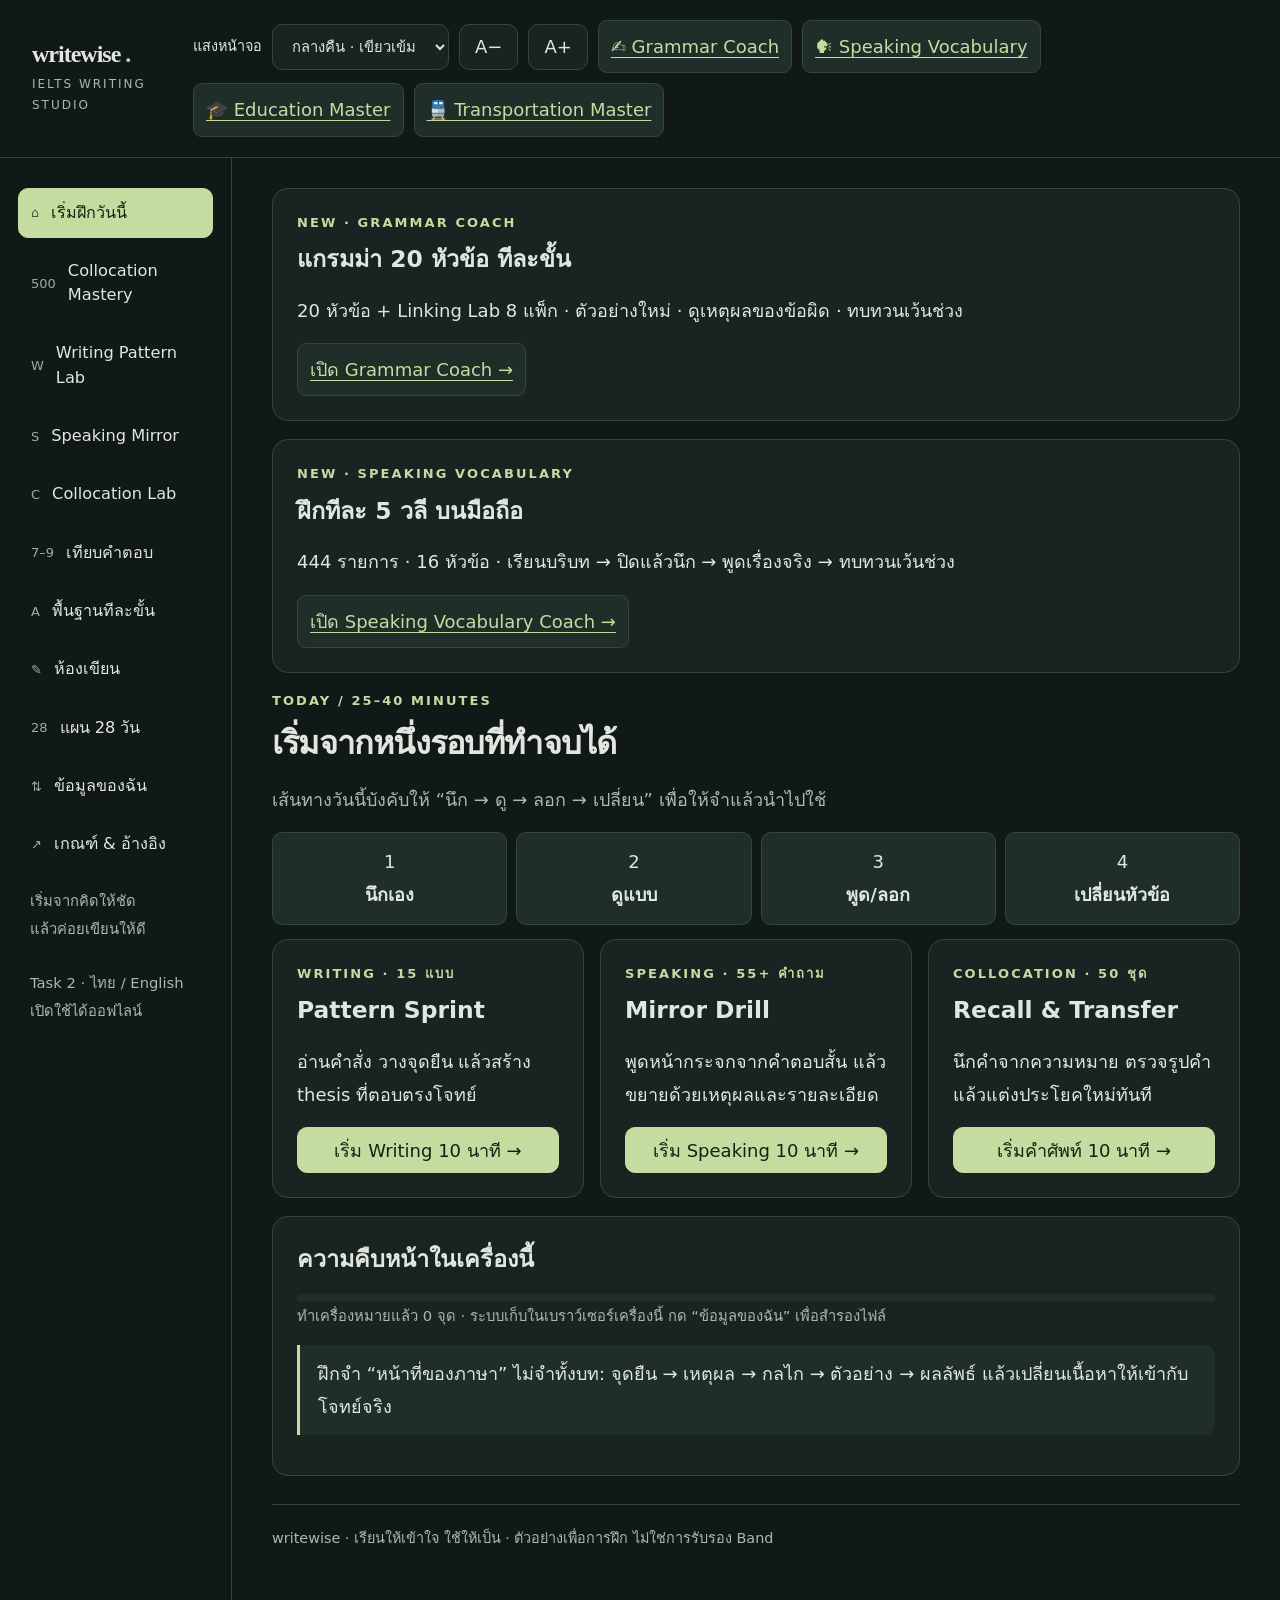
<file: index.html>
<!doctype html>
<html lang="th">
<head>
<meta charset="utf-8"><meta name="viewport" content="width=device-width,initial-scale=1,viewport-fit=cover">
<meta name="theme-color" content="#111918"><meta name="description" content="ฝึก IELTS Writing Task 2 จากพื้นฐาน เทียบตัวอย่างเป้าหมาย Band 7–8–9 พร้อมคำอธิบายภาษาไทย แบบฝึกและสมุดเขียน ใช้ได้ออฟไลน์">
<title>Writewise — ฝึกคิดก่อนเขียน IELTS</title>
<style>
:root{color-scheme:dark;--bg:#111918;--panel:#192321;--raised:#202e2a;--text:#e0e7df;--muted:#a8b9af;--line:#36463f;--accent:#c5dca1;--ink:#172113;--warm:#e4c48c;--size:18px}
*{box-sizing:border-box}body{margin:0;background:var(--bg);color:var(--text);font-family:Tahoma,"Leelawadee UI",system-ui,sans-serif;font-size:var(--size);line-height:1.85}body[data-theme=dim]{--bg:#101214;--panel:#191d20;--raised:#22292c;--text:#cbd0d0;--muted:#a5afb2;--line:#3a4549;--accent:#b4c8d0;--ink:#152025;--warm:#d5bd93}body[data-theme=light]{color-scheme:light;--bg:#f2f5ef;--panel:#fff;--raised:#e9efe6;--text:#223329;--muted:#516456;--line:#c2cebf;--accent:#335d30;--ink:#fff;--warm:#785214}
button,input,select,textarea{font:inherit}button,select,input[type=range],summary{cursor:pointer}button,select{min-height:46px;border:1px solid var(--line);border-radius:10px;background:var(--panel);color:var(--text);padding:8px 15px;line-height:1.5}button:hover,select:hover{border-color:var(--accent);background:var(--raised)}button:disabled{cursor:default;opacity:.5}button.active,button.primary{background:var(--accent);border-color:var(--accent);color:var(--ink)}button:focus-visible,a:focus-visible,summary:focus-visible,input:focus-visible,textarea:focus-visible,select:focus-visible{outline:3px solid var(--warm);outline-offset:4px}a{color:var(--accent);text-underline-offset:4px}h1,h2,h3,p{margin:0 0 16px}h1{font-size:1.8em;line-height:1.45;letter-spacing:-.025em}h2{font-size:1.3em;line-height:1.55}h3{font-size:1.08em}small,.small{font-size:.82em}strong{font-weight:700}.muted{color:var(--muted)}.eyebrow{text-transform:uppercase;letter-spacing:.16em;font:700 13px/1.6 system-ui;color:var(--accent);margin-bottom:8px}.english{font-family:Georgia,"Times New Roman",serif;font-size:1.13em;line-height:1.95}.pill{display:inline-block;border:1px solid var(--line);padding:3px 10px;border-radius:30px;font-size:.78em;color:var(--muted)}
.top{border-bottom:1px solid var(--line);padding:20px 32px;display:flex;align-items:center;justify-content:space-between;gap:20px}.brand{font:700 24px/1.2 Georgia,serif;letter-spacing:-1px}.brand i{color:var(--accent);font-style:normal}.brand small{display:block;font:12px/1.8 system-ui;letter-spacing:2px;color:var(--muted);margin-top:5px}.controls{display:flex;align-items:center;gap:10px;flex-wrap:wrap}.controls label{font-size:.8em}.controls select{font-size:.82em}.layout{display:grid;grid-template-columns:232px minmax(0,1fr);max-width:1600px;margin:auto}.sidebar{padding:30px 18px;border-right:1px solid var(--line)}.sidebar nav{display:grid;gap:8px;position:sticky;top:20px}.navbtn{border-color:transparent;text-align:left;background:transparent;padding:12px;font-size:.9em;display:flex;gap:12px;align-items:center}.navbtn span{font:13px system-ui;opacity:.7}.sidebar .small{padding:18px 12px;color:var(--muted)}main{padding:30px 40px 70px;min-width:0}.row{display:flex;gap:10px;flex-wrap:wrap;align-items:center}.spread{justify-content:space-between}.card{background:var(--panel);border:1px solid var(--line);border-radius:16px;padding:24px;margin-bottom:18px}.callout{border-left:3px solid var(--accent);padding:12px 18px;background:var(--raised);margin:16px 0;border-radius:0 10px 10px 0}.question{border-left:3px solid var(--warm)}.question .english{max-width:850px}.grid{display:grid;grid-template-columns:repeat(2,minmax(0,1fr));gap:18px}.grid>.card{margin-bottom:0}.tabs{display:flex;gap:8px;flex-wrap:wrap;margin:18px 0}.model{min-width:0}.model .essay{max-width:70ch;margin:24px auto}.essay p{margin:0 0 22px}.essay .annotation{font-family:Tahoma,"Leelawadee UI",sans-serif;font-size:.77em;line-height:1.9;border-left:2px solid var(--line);padding-left:14px;color:var(--muted);margin-top:-10px;margin-bottom:24px}.compare{display:grid;grid-template-columns:repeat(3,minmax(0,1fr));gap:16px}.compare .card{padding:20px}.compare .english{font-size:1em}.compare .model-head{display:block}.compare .pill{margin-top:8px}.analysis{border-top:1px solid var(--line);padding-top:20px}.analysis p{font-size:.9em}.analysis strong{color:var(--accent)}details{border:1px solid var(--line);border-radius:12px;margin:12px 0;background:var(--panel)}details>summary{padding:14px 18px;font-weight:600}details>.inside{padding:0 18px 18px}ul,ol{padding-left:26px}li{margin:8px 0}textarea,input[type=text]{width:100%;background:var(--bg);color:var(--text);border:1px solid var(--line);border-radius:10px;padding:14px;line-height:1.8}textarea{resize:vertical;min-height:105px}textarea.draft{min-height:410px;font-family:Georgia,serif;font-size:1.08em;line-height:1.9}.field{display:block;margin:14px 0}.field>span{display:block;margin-bottom:7px}.check{display:flex;gap:12px;margin:12px 0;align-items:flex-start}.check input{width:21px;height:21px;flex:none;margin-top:8px;accent-color:var(--accent)}.stat{font:600 32px/1.3 Georgia,serif;color:var(--accent)}.flash{min-height:270px;text-align:center;display:flex;flex-direction:column;justify-content:center}.flash h2{font-size:1.6em}.feedback{padding:12px 0;color:var(--warm)}footer{font-size:.8em;color:var(--muted);border-top:1px solid var(--line);padding-top:20px;margin-top:28px}.skip{position:absolute;left:-10000px}.skip:focus{left:12px;top:12px;background:var(--panel);padding:15px;z-index:20}#toast{position:fixed;bottom:22px;left:50%;transform:translateX(-50%);background:var(--accent);color:var(--ink);padding:10px 20px;border-radius:12px;z-index:20;max-width:90%;display:none}.source-table{width:100%;border-collapse:collapse;font-size:.9em}.source-table th,.source-table td{text-align:left;padding:12px;border-bottom:1px solid var(--line);vertical-align:top}.table-wrap{overflow:auto}.source-table{min-width:600px}.step{border-top:1px solid var(--line);padding:16px 0}.step:first-child{border:0}.step b{color:var(--accent)}.screen-reader{position:absolute;width:1px;height:1px;overflow:hidden;clip:rect(0,0,0,0)}[hidden]{display:none!important}
@media(min-width:1550px){main{padding:35px 48px}}@media(max-width:1200px){.layout{grid-template-columns:195px minmax(0,1fr)}main{padding:28px 25px}.compare{grid-template-columns:1fr}.compare .english{font-size:1.13em}.compare .model-head{display:flex}}@media(max-width:800px){.top{padding:18px 20px;align-items:flex-start}.controls{justify-content:flex-end}.layout{display:block}.sidebar{border-right:0;border-bottom:1px solid var(--line);padding:10px 16px}.sidebar nav{position:static;display:flex;overflow:auto;gap:4px}.navbtn{white-space:nowrap;font-size:.8em;flex:none}.sidebar .small{display:none}main{padding:24px 20px 60px}.grid{grid-template-columns:1fr}.card{padding:20px}h1{font-size:1.55em}}@media(max-width:500px){.top{display:block}.controls{justify-content:flex-start;margin-top:15px}.brand small{display:inline;margin-left:12px}main{padding:22px 14px}.card{padding:17px}.row>select{max-width:100%}.controls select{max-width:160px}.english{font-size:1.05em}}@media(prefers-reduced-motion:no-preference){button{transition:background .15s,border-color .15s}}@media print{body{--bg:white;--panel:white;--text:black;--muted:#444;--line:#ccc;--accent:#234c28;--raised:#eee;font-size:12pt}.top,.sidebar,.no-print,#toast,footer{display:none}.layout{display:block}main{padding:0}.card{break-inside:avoid}.compare{display:block}details>.inside{display:block}.english{line-height:1.6}}
.focus-grid{display:grid;grid-template-columns:repeat(3,1fr);gap:16px}.focus-card{display:flex;flex-direction:column;min-height:215px}.focus-card .primary{margin-top:auto}.memory-path{display:grid;grid-template-columns:repeat(4,1fr);gap:9px;margin:14px 0}.memory-path div{padding:12px;border:1px solid var(--line);border-radius:10px;text-align:center;background:var(--raised)}.mirror{border-left:4px solid var(--accent);padding-left:18px}.file-button{display:inline-block;border:1px solid var(--line);border-radius:9px;padding:9px 12px;cursor:pointer;background:var(--raised)}.meter{height:8px;background:var(--raised);border-radius:8px;overflow:hidden}.meter i{display:block;height:100%;background:var(--accent)}.answer-box{border-left:3px solid var(--accent);padding:3px 0 3px 16px;margin:14px 0}.sticky-actions{position:sticky;bottom:10px;background:var(--panel);padding:10px;border:1px solid var(--line);border-radius:12px;z-index:2}@media(max-width:800px){.focus-grid{grid-template-columns:1fr}.memory-path{grid-template-columns:repeat(2,1fr)}}
</style>
</head>
<body><a class="skip" href="#main">ข้ามไปบทเรียน</a>
<header class="top"><div class="brand">writewise<i> .</i><small>IELTS WRITING STUDIO</small></div><div class="controls"><label for="theme">แสงหน้าจอ</label><select id="theme"><option value="night">กลางคืน · เขียวเข้ม</option><option value="dim">กลางคืน · เทาเข้ม</option><option value="light">กลางวัน</option></select><button id="smaller" aria-label="ลดขนาดตัวอักษร">A−</button><button id="larger" aria-label="เพิ่มขนาดตัวอักษร">A+</button><a class="file-button" href="grammar-coach.html" aria-label="เปิด Grammar Coach">✍ Grammar Coach</a><a class="file-button" href="vocabulary-coach.html" aria-label="เปิด Speaking Vocabulary Coach">🗣 Speaking Vocabulary</a><a class="file-button" href="education-master.html" aria-label="เปิด Education Master Module">🎓 Education Master</a><a class="file-button" href="transportation-master.html" aria-label="เปิด Transportation Master Module">🚆 Transportation Master</a></div></header>
<div class="layout"><aside class="sidebar"><nav aria-label="บทเรียนหลัก" id="nav"></nav><p class="small">เริ่มจากคิดให้ชัด<br>แล้วค่อยเขียนให้ดี<br><br>Task 2 · ไทย / English<br>เปิดใช้ได้ออฟไลน์</p></aside><main id="main" tabindex="-1"></main></div><div id="toast" role="status"></div>
<script>
const lessons = [
{
id:'positive', title:'Positive / Negative', thai:'ตัดสินภาพรวม', topic:'การเรียนออนไลน์',
prompt:'More university students are taking courses online instead of attending classes on campus. Is this a positive or negative development?',
translation:'นักศึกษามหาวิทยาลัยเรียนออนไลน์แทนการเข้าชั้นเรียนมากขึ้น แนวโน้มนี้เป็นการเปลี่ยนแปลงในทางบวกหรือทางลบ?',
task:'ต้องตัดสินแนวโน้มโดยรวม จะยอมรับข้อเสียก็ได้ แต่ต้องบอกว่าทำไมด้านที่เลือกจึงสำคัญกว่า อย่าจบแค่ว่ามีทั้งดีและเสีย',
plan:['ใคร: นักศึกษามหาวิทยาลัย ไม่ใช่เด็กทุกวัย','ตัดสิน: โดยรวมเป็นบวก หากยังได้รับการสนับสนุน','เหตุผลหลัก: เข้าถึงการศึกษา → คนทำงานเรียนต่อได้','ข้อจำกัด: ขาดปฏิสัมพันธ์ → ต้องมีการพบผู้สอน','ชั่งน้ำหนัก: โอกาสที่เพิ่มขึ้นเทียบกับปัญหาที่แก้ได้'],
transfer:'More employees are working from home instead of travelling to an office. Is this a positive or negative development?',
recall:'ก่อนอ่าน: เขียนเหตุผลหนึ่งข้อว่าทำไมการเรียนออนไลน์จึงเป็นบวก พร้อมอธิบายว่าใครได้ประโยชน์และได้อย่างไร',
models:[
{band:7, name:'จุดยืนชัด • เหตุผลตรง', stance:'เป็นบวก: ยืดหยุ่นและเปิดโอกาส',
paragraphs:[
`An increasing number of university students now study online rather than travel to a campus. Although this change can reduce contact with teachers and classmates, I believe it is a positive development overall because it makes higher education more accessible and allows students to organise their time more easily.`,
`The main benefit is that online courses give more people the opportunity to study. Students who live far from a university do not have to move to another city, which can be expensive. For example, someone in a rural area could complete a business course while continuing to live with their family. This would reduce their living costs and make a degree more affordable. Online education can therefore help people who might otherwise be unable to attend university. It also allows working adults to gain qualifications without giving up their income.`,
`Another advantage is flexibility. Recorded lessons allow students to study at a suitable time and watch difficult explanations again. A student with a part-time job, for instance, could review a lecture after work. However, studying alone can be difficult, especially when students do not understand a topic. They may also have fewer opportunities to make friends. Universities should therefore provide regular online discussions and clear ways to contact teachers. These measures would help students receive support while still enjoying the convenience of learning at home. Students would also need to follow a weekly study plan rather than leave all their work until the final deadline.`,
`In conclusion, I consider the growth of online university courses to be positive. While reduced personal contact is a disadvantage, better access and greater flexibility make this approach valuable, provided that universities offer appropriate support.`],
notes:['เปิดด้วยการถอดความโจทย์ แล้วบอก positive overall ทันที','ขยาย access ด้วยกลุ่มคน → ค่าใช้จ่าย → โอกาสเรียน ไม่ใช่ลิสต์ข้อดีเฉย ๆ','เชื่อม flexibility กับตัวอย่าง แล้วรับข้อเสีย แต่ประโยคเรื่องแผนรายสัปดาห์เริ่มกระจายจุดสนใจ','ย้ำคำตอบเดิมและเงื่อนไข ไม่มีเหตุผลใหม่'],
good:'อ่านตามง่าย ตัวอย่างคนทำงานและคนอยู่ไกลช่วยให้เห็นประโยชน์ชัด โครงนี้เหมาะเป็นต้นแบบชิ้นแรก',
limit:'ข้ออ้างว่าเรียนออนไลน์ทำให้ปริญญาถูกลงยังขึ้นอยู่กับค่าเล่าเรียนจริง ย่อหน้า 3 รวมทั้งเวลา เพื่อน และวินัย ทำให้โฟกัสกว้าง',
upgrade:'จำกัดข้ออ้างเป็นการประหยัดค่าที่พักและค่าเดินทาง แล้วเลือกอธิบายปัญหาปฏิสัมพันธ์ให้ลึกเพียงเรื่องเดียว',
criteria:['TR: ตอบภาพรวมและมีเหตุผล แต่การชั่งน้ำหนักยังสั้น','CC: ลำดับชัด บางช่วงใช้ Another / However เป็นหลัก','LR: ใช้ gain qualifications และ living costs ตรงบริบท','GRA: มี although, who, provided that ให้ฝึกโดยไม่ต้องเขียนยาวทุกประโยค']},
{band:8,name:'ชั่งน้ำหนัก • จำกัดข้ออ้าง',stance:'เป็นบวก: ประโยชน์ด้านการเข้าถึงเหนือข้อเสียที่ลดได้',
paragraphs:[
`The shift from campus-based teaching to online university courses has made the location of a student less decisive in determining access to education. I regard this as a largely positive development: it removes significant barriers to participation, although its value depends on universities maintaining meaningful contact with their students.`,
`The strongest argument in favour of this change is that it opens higher education to people whose circumstances prevent regular campus attendance. A parent working full time, for example, may be able to watch recorded lectures in the evening but cannot travel to a university every morning. For such a learner, the relevant comparison is not between an online course and an ideal classroom experience; it is between studying remotely and not studying at all. Avoiding relocation and daily travel can also reduce the additional costs of obtaining a qualification, even where tuition fees remain unchanged. This makes the practical benefits substantial.`,
`Nevertheless, increased access does not automatically produce effective learning. Students who rarely speak to a lecturer may allow misunderstandings to persist, while limited contact with classmates can weaken their motivation. These are serious drawbacks, particularly for those beginning university. However, they arise partly from how courses are organised rather than from distance itself. Scheduled tutorials, timely feedback and small discussion groups can provide opportunities to ask questions and establish a study routine. Such arrangements require investment, but they allow universities to preserve much of the support associated with campus teaching without removing the flexibility that remote learners need.`,
`On balance, the expansion of online courses is beneficial because it enables participation that would otherwise be impossible. The risk of isolation should shape course design, but it is not a sufficient reason to reject a development that broadens educational opportunity.`],
notes:['ใช้ largely เพื่อไม่เหมารวมว่าออนไลน์ดีทุกกรณี','เปลี่ยนฐานเปรียบเทียบ: สำหรับผู้ติดข้อจำกัดคือได้เรียน vs ไม่ได้เรียน และแยก tuition ออกจากค่าใช้จ่ายแฝง','แยกข้อเสียของระยะทางออกจากข้อเสียของการออกแบบหลักสูตร พร้อมระบุต้นทุนของทางแก้','ชั่งน้ำหนักจริงว่า risk ไม่พอลบล้างประโยชน์ด้านโอกาส'],
good:'เหตุผลต่อเนื่องขึ้นและแม่นยำกว่า: ไม่กล่าวว่าค่าเทอมลดเสมอ และอธิบายว่าทำไมการเข้าถึงจึงสำคัญ',
limit:'เน้นผู้ที่เข้าเรียนในมหาวิทยาลัยไม่ได้เป็นหลัก ยังไม่ได้พิจารณาวิชาที่ต้องใช้ห้องปฏิบัติการ เหมาะกับข้อสรุป largely มากกว่าดีทุกกรณี',
upgrade:'เพิ่มการจำแนกระหว่างการเรียนทฤษฎีกับทักษะที่ต้องฝึกหน้างานโดยไม่ให้หลุดจากคำถามเรื่องแนวโน้ม',
criteria:['TR: ชั่งน้ำหนักด้วยสถานการณ์ของผู้เรียน','CC: such a learner / these drawbacks เชื่อมความหมายข้ามประโยค','LR: barriers to participation และ timely feedback สื่อความเฉพาะ','GRA: ใช้ relative clauses และ even where อย่างมีหน้าที่']},
{band:9,name:'นิยามเกณฑ์ • แยกเงื่อนไข',stance:'เป็นบวกเมื่อขยายโอกาส แต่ไม่ทดแทนประสบการณ์ทุกชนิด',
paragraphs:[
`As university teaching moves online, it is tempting to judge the change solely by what disappears from campus life. A more useful test is whether students gain worthwhile educational opportunities that they would otherwise lack. By this measure, the trend is positive overall, although remote provision should not be treated as an equally suitable replacement for every form of learning.`,
`Its principal value lies in separating access to a degree from the ability to be in a particular place at a particular time. A full-time carer, for instance, may be perfectly capable of university study yet unable to attend daily lectures. If those lectures are available remotely and can be revisited, an obstacle unrelated to academic ability is removed. The benefit extends beyond convenience: a student previously excluded by personal circumstances can now participate. This does not imply that every online course is affordable or accessible, since reliable equipment and an internet connection are still required. It does explain why the expansion can be socially valuable even when individual courses are imperfect.`,
`The qualification concerns what remote teaching can realistically replace. Discussion of a historical argument can be organised online, whereas learning to handle laboratory equipment requires supervised physical practice. Likewise, students who have not developed independent study habits may need scheduled interaction rather than a library of recordings. These distinctions support selective use of campus sessions and structured tutorials, not a general retreat from online education. The decisive issue is whether the teaching arrangement matches the learning objective. Where it does, reduced attendance is a reasonable cost of broader participation; where it does not, convenience cannot justify an inferior educational experience.`,
`Overall, the growth of online university study represents progress because it weakens unnecessary barriers to participation. Its benefits are greatest when institutions expand access while retaining the physical practice and personal support that particular learners and subjects require.`],
notes:['ประกาศเกณฑ์ตัดสิน worthwhile opportunities ก่อนวางจุดยืน','แยกความสามารถทางวิชาการจากข้อจำกัดส่วนตัว แล้วรับเงื่อนไขอุปกรณ์และอินเทอร์เน็ต','ใช้ประวัติศาสตร์ vs ห้องแล็บ ทำให้เงื่อนไขเป็นรูปธรรม ไม่ใช่ depends ลอย ๆ','สรุปที่สอดคล้องกับเกณฑ์ตั้งแต่ต้น'],
good:'คิดแบบแบ่งกรณีและระบุเกณฑ์ตัดสินชัด ความซับซ้อนอยู่ที่ความหมาย ไม่ใช่การประดับศัพท์หายาก',
limit:'ต้องควบคุมขอบเขตอย่างดี ถ้าขยายทุกข้อยกเว้นจะกลายเป็นบทความที่ลังเลและใช้เวลาเกิน ตัวอย่างนี้เป็นแบบศึกษาที่มุ่งคุณลักษณะ Band 9 ไม่ใช่การรับรองคะแนน',
upgrade:'ยืมวิธีถามว่า “ดีสำหรับใคร ภายใต้เงื่อนไขใด” แล้วเขียนด้วยคำที่ตัวเองควบคุมได้ ไม่ต้องยืมทุกประโยค',
criteria:['TR: นิยามเกณฑ์และทดสอบกับกรณีที่แตกต่าง','CC: แต่ละย่อหน้าพัฒนาข้อสรุปเดียวกัน','LR: supervised physical practice และ learning objective ระบุสิ่งที่ต้องการสื่อ','GRA: เปรียบต่างและวางเงื่อนไขอย่างยืดหยุ่น']}
]},
{
id:'discuss',title:'Discuss both views',thai:'เข้าใจสองฝ่าย + ยืนจุดของเรา',topic:'งบประมาณการเดินทาง',
prompt:'Some people think governments should spend more money on public transport, while others believe that building more roads is more important. Discuss both views and give your own opinion.',
translation:'บางคนคิดว่ารัฐควรเพิ่มงบขนส่งสาธารณะ ขณะที่อีกฝ่ายเห็นว่าการสร้างถนนเพิ่มสำคัญกว่า อภิปรายทั้งสองมุมมองและให้ความเห็นของคุณ',
task:'มี 3 งาน: อธิบายเหตุผลฝ่ายขนส่งสาธารณะ อธิบายฝ่ายถนนอย่างเป็นธรรม และให้ความเห็นของเรา การบอกว่าอีกฝ่ายผิดโดยไม่อธิบายเหตุผลยังไม่พอ',
plan:['ฝ่ายรถสาธารณะ: ขนคนจำนวนมากในพื้นที่จำกัด','ฝ่ายถนน: รถสินค้าและพื้นที่ห่างไกลต้องพึ่งถนน','จุดยืน: เมืองหนาแน่นควรให้ขนส่งสาธารณะมาก่อน','ขยาย: ถนนใหม่เพิ่มพื้นที่ แต่ไม่ได้ลดจำนวนรถเสมอ','สรุป: มีลำดับความสำคัญพร้อมข้อยกเว้น ไม่ใช่ 50/50 โดยอัตโนมัติ'],
transfer:'Some people think schools should prioritise academic subjects, while others believe practical skills are more important. Discuss both views and give your own opinion.',
recall:'ลองอธิบายเหตุผลของฝ่าย “สร้างถนนเพิ่ม” ให้ดีที่สุดหนึ่งข้อ แม้คุณจะเห็นด้วยกับขนส่งสาธารณะ',
models:[
{band:7,name:'สองฝ่าย • ความเห็นชัด',stance:'ให้ขนส่งสาธารณะมาก่อนในเมือง',paragraphs:[
`People have different views about whether governments should invest more in public transport or construct additional roads. Both options can improve travel, but they serve different needs. In my opinion, public transport should usually receive greater priority in cities, although new roads are still necessary in some areas.`,
`On the one hand, better public transport can help large numbers of people travel at a reasonable cost. If buses and trains are reliable, commuters may choose them instead of driving. This can reduce traffic congestion and make journeys easier for everyone. For example, a frequent bus service connecting residential areas with workplaces would give workers a practical alternative to using a car. Public transport is also important for people who cannot drive, including some older residents and students. Investment in these services can therefore improve access to jobs and education.`,
`On the other hand, supporters of road construction argue that roads are essential for both private travel and business. Companies need to deliver goods, and buses also depend on a suitable road network. In rural areas, a new road may connect a village to a hospital or a market. These are important benefits that a city railway cannot provide. However, building more roads in busy cities may encourage more people to drive, so the extra space may not solve congestion for long. I therefore think that urban governments should improve existing bus and train services before expanding roads, while considering road projects where communities lack basic connections.`,
`In conclusion, roads support trade and connect isolated areas, whereas public transport helps many people travel efficiently. I would give priority to public transport in cities and reserve new road construction for places where it meets a clear need.`],
notes:['บอกความเห็นตั้งแต่ต้น ใช้ cities จำกัดบริบท','ไม่ได้บอกแค่ลดรถติด แต่แสดงเงื่อนไข reliable และตัวอย่างเส้นทางไปทำงาน','อธิบายฝ่ายถนนจริงก่อนโต้แย้ง ไม่ทำให้เป็นฝ่ายโง่','สรุปทั้งสองฝ่าย พร้อมลำดับที่เลือก'],
good:'ทำครบสามคำสั่ง ใช้ตัวอย่างใกล้ตัว จดจำหน้าที่ของแต่ละย่อหน้าได้ง่าย',limit:'วลี make journeys easier for everyone กว้างเกินไป และย่อหน้าถนนมีทั้งธุรกิจ ชนบท รถติด จึงยาวกว่าประเด็นหลัก',upgrade:'แทน everyone ด้วยกลุ่มที่อธิบายได้จริง และเลือกเกณฑ์ people moved / access เป็นแกนชั่งน้ำหนัก',criteria:['TR: ครบทั้งสองมุมและความเห็น','CC: โครง on the one hand / on the other hand ชัดแต่ค่อนข้างเห็นรอยต่อ','LR: traffic congestion / road network ใช้ได้ตรง','GRA: เงื่อนไข if และ whereas เชื่อมเหตุผล']},
{band:8,name:'เกณฑ์ลงทุน • ไม่แบ่งงบเท่ากัน',stance:'ลงทุนตามประโยชน์ต่อการเข้าถึง',paragraphs:[
`Debate over transport spending often contrasts investment in buses and railways with the construction of additional roads. Supporters of each approach identify legitimate needs. Nevertheless, I believe public transport deserves priority in densely populated areas, while road building is more defensible where basic connections are missing.`,
`The case for public transport rests on its ability to move many passengers without requiring each of them to use a separate vehicle. In a city with limited road space, a reliable bus route can offer commuters an alternative to driving while also serving residents who cannot afford a car. Consider workers travelling from the same suburb to a central business district: frequent services along that route could meet a shared need more efficiently than additional lanes used by individual motorists. These benefits depend on services being convenient and dependable, so funding must cover their operation as well as new infrastructure.`,
`Those who favour roads point out that transport needs are not confined to regular urban commuting. Freight vehicles, emergency services and people living in scattered communities all require adequate road access. A new connection between an isolated settlement and a regional centre could therefore have greater practical value than a bus service running along an unsuitable existing route. This is a strong argument for targeted road construction. It is less persuasive as a justification for continually widening city roads, because extra capacity can make driving more attractive and leave the original problem unresolved.`,
`My view is consequently that spending should reflect the main obstacle to mobility. Where roads already exist but congestion limits their usefulness, improving public transport is generally the better priority. Where communities lack a dependable connection at all, new roads may be essential. Recognising both needs does not require governments to divide their budgets equally between them.`],notes:['ยอมรับ legitimate needs ของสองฝ่าย แล้ววางบริบทที่เลือก','ขยายความจุพื้นที่ และเพิ่มเงื่อนไขงบเดินรถ ไม่ใช่สร้างรางแล้วจบ','แยก targeted road construction ออกจาก widening city roads ทำให้ไม่โจมตีถนนทุกแบบ','ใช้ obstacle to mobility เป็นเกณฑ์ร่วมในการให้ความเห็น'],good:'เปรียบเทียบบนปัญหาที่ต้องแก้จริง แทนการนับจำนวนข้อดี และให้ฝ่ายถนนมีกรณีที่ชนะได้',limit:'ใช้ข้อสมมุติเรื่อง extra capacity อย่างระมัดระวังด้วย can แต่ยังไม่ได้แสดงเงื่อนไขเรื่องบริการทดแทนในเมืองอย่างละเอียด',upgrade:'อธิบายความต่างระหว่างการเคลื่อนรถกับการพาคนไปถึงจุดหมาย และโยงกลับการจัดงบ',criteria:['TR: เหตุผลสองฝ่ายพัฒนาและเชื่อมความเห็น','CC: เหตุผลในบทสรุปต่อจากทั้งสองย่อหน้า','LR: densely populated areas / targeted road construction เฉพาะเจาะจง','GRA: ใช้ where เพื่อแบ่งสถานการณ์และ because เพื่ออธิบายกลไก']},
{band:9,name:'เปลี่ยนหน่วยคิด • ตัดสินตามบริบท',stance:'วัดการเข้าถึง ไม่ใช่จำนวนถนน',paragraphs:[
`Whether transport budgets should favour public transport or new roads depends partly on what the investment is meant to achieve. Both can improve access, but increasing the movement of vehicles is not always the same as helping people reach their destinations. I would prioritise public transport in established cities and support new roads where the absence of a connection is itself the central problem.`,
`Advocates of public transport have a compelling case where large numbers of people make similar journeys through limited space. A bus carrying many passengers uses that space more economically than a line of cars, while a usable network gives non-drivers access to employment and services. The important word, however, is usable. A railway that is too expensive or poorly connected to residential districts may attract few of those it is intended to help. The argument for greater spending is therefore strongest when investment creates a coherent service, including affordable fares and convenient connections, rather than merely an impressive construction project.`,
`The opposing view is persuasive where transport demand cannot readily be concentrated along shared routes. Farms need deliveries, emergency vehicles need reliable access, and isolated settlements may need an entirely new connection to regional facilities. In such circumstances, road construction provides a foundation on which other services also depend. This rationale does not transfer automatically to congested cities. Adding lanes may initially ease traffic, but if the improved driving conditions attract more car journeys, the benefit can diminish without substantially improving access for residents who do not drive.`,
`I therefore favour judging projects by the access they create rather than the infrastructure they add. This generally supports public transport as the urban priority, alongside carefully justified roads in underserved areas. Both perspectives identify real needs; the mistake would be to turn either into a universal spending rule.`],notes:['ตั้งคำถามเรื่องเป้าหมายงบ และแยก vehicles ออกจาก people','หยิบคำว่า usable มาขยายเป็นราคาและการเชื่อมต่อ ย่อหน้าจึงลึกแทนการเพิ่มเหตุผลใหม่เรื่อย ๆ','สร้างกรณีที่ฝ่ายถนนมีเหตุผล แล้วอธิบายว่าทำไมยกไปใช้กับเมืองตรง ๆ ไม่ได้','เชื่อม criteria เดิม ไม่สรุปเป็นกลางแบบละทิ้งจุดยืน'],good:'วางเกณฑ์เดียวแล้วประเมินทั้งสองฝ่าย ช่วยให้ความเห็นไม่เป็นแค่ประโยคที่แปะตอนจบ',limit:'ความคิดแบบเปลี่ยนหน่วยวัดต้องอธิบายให้เป็นรูปธรรม ถ้าลอกแค่ประโยคเปิดจะฟังนามธรรมเกินไป',upgrade:'ฝึกเขียน “เป้าหมายจริงคืออะไร” เป็นไทยก่อน แล้วให้ทุกตัวอย่างตอบเกณฑ์นั้น',criteria:['TR: สำรวจเหตุผลและขอบเขตของทั้งสองมุม','CC: แต่ละประเด็นกลับมาที่ access อย่างเป็นธรรมชาติ','LR: coherent service / underserved areas แม่นความหมาย','GRA: ความยาวประโยคหลากหลายและควบคุมข้อแม้']}
]},
{
id:'advantages',title:'Advantages / Disadvantages',thai:'ชั่งว่าข้อดีมากกว่าหรือไม่',topic:'การทำงานจากบ้าน',
prompt:'More companies are allowing employees to work from home. Do the advantages of this development outweigh the disadvantages?',
translation:'บริษัทอนุญาตให้พนักงานทำงานจากบ้านมากขึ้น ข้อดีของแนวโน้มนี้มีน้ำหนักมากกว่าข้อเสียหรือไม่?',
task:'คำว่า outweigh ต้องตัดสินน้ำหนัก ไม่ใช่เขียนข้อดีสองข้อและข้อเสียหนึ่งข้อแล้วนับจำนวน หากโจทย์ถามเพียง What are the advantages and disadvantages? ให้ตอบทั้งสองด้านโดยไม่จำเป็นต้องตัดสินว่าด้านใดชนะ',
plan:['ตัดสิน: ข้อดีมากกว่าในงานที่ทำทางไกลได้','ข้อเสียจริง: ประสานงานและฝึกพนักงานใหม่ยาก','ข้อดี: ประหยัดเวลาเดินทางทุกวันและยืดหยุ่น','เกณฑ์: ประโยชน์เกิดซ้ำบ่อยแค่ไหน ปัญหาแก้ได้ไหม','สรุป: ชนะด้วยเหตุผล ไม่ใช่จำนวนรายการ'],
transfer:'More people are buying goods online rather than in physical shops. Do the advantages of this development outweigh the disadvantages?',
recall:'ข้อดี 1 ข้ออาจชนะข้อเสีย 2 ข้อได้อย่างไร? ลองตอบโดยใช้ “ความถี่ของประโยชน์” หรือ “ความรุนแรงของผลเสีย”',
models:[
{band:7,name:'ข้อเสียก่อน • ข้อดีชนะอย่างไร',stance:'ข้อดีมากกว่า หากจัดการการสื่อสารได้',paragraphs:[
`Working from home is becoming more common as companies allow employees to complete their tasks remotely. This arrangement has disadvantages, particularly in communication, but I believe its advantages are greater for jobs that do not require a physical presence. It can save time and give workers more control over their daily lives.`,
`One disadvantage is that employees may find it harder to work with their colleagues. In an office, people can ask quick questions and discuss problems immediately. At home, they may have to wait for an email or arrange a video call. This can slow down a project, especially when several people need to make a decision together. New employees may also feel isolated because they have fewer chances to get to know the team. Companies therefore need regular meetings and a clear system for sharing information if they want remote work to succeed.`,
`However, the benefits can be substantial. Employees no longer need to spend time travelling to an office every day. Someone who normally travels for an hour each way could use that time to exercise, rest or look after their family. This can improve their work-life balance and reduce the stress of a long commute. Working from home may also allow people to concentrate better when they have a quiet space. Although not everyone has suitable conditions at home, those who do can benefit every working day. In my view, these regular gains are more important than communication problems that can often be reduced through better organisation.`,
`In conclusion, remote work can make teamwork more difficult, but its advantages generally outweigh this drawback in suitable jobs. Saving time and improving daily life are valuable benefits, provided that companies give employees the support they need to cooperate effectively.`],notes:['กำหนดขอบเขต suitable jobs ป้องกันเหมารวมทุกอาชีพ','ขยายข้อเสียจากวิธีถามงานไปสู่ความล่าช้าและคนใหม่','มีประโยคชั่งน้ำหนัก daily gains vs problems reduced ไม่ใช่แค่นับข้อดี','ตอบ outweigh ตรงคำถามและสอดคล้องกับบทนำ'],good:'โครงข้อเสียก่อนแล้วข้อดีเหมาะกับจุดยืนนี้ มีเหตุผลชั่งน้ำหนักให้เลียนแบบได้',limit:'กล่าวว่าการจัดระบบลดปัญหาได้ แต่ไม่ได้อธิบายว่าประชุมแบบใดช่วยงานที่ต้องตัดสินใจเร็ว อาจมองความยากง่ายเกินไป',upgrade:'ยอมรับต้นทุนของการแก้ปัญหา แล้วเปรียบเทียบกับเวลาที่ได้คืนอย่างต่อเนื่อง',criteria:['TR: ตัดสิน outweigh และสนับสนุน','CC: ลำดับ disadvantage → benefits → judgement ชัด','LR: work-life balance / physical presence ใช้ตรง','GRA: มี who, when และ provided that อย่างเป็นธรรมชาติ']},
{band:8,name:'ประโยชน์ซ้ำทุกวัน • ต้นทุนที่จัดการได้',stance:'ข้อดีมากกว่าในงานที่เหมาะกับทางไกล',paragraphs:[
`Allowing employees to work from home changes both how organisations coordinate tasks and how individuals organise their lives. For roles that can be performed remotely, I believe the advantages outweigh the disadvantages, chiefly because the daily benefits of avoiding a commute are substantial, whereas many coordination problems can be managed deliberately.`,
`The main costs concern cooperation and learning. Colleagues working in separate locations cannot rely on casual conversations to notice problems or exchange advice. This is particularly difficult for a new employee who may not know whom to ask for help. Written guidance, scheduled check-ins and occasional meetings can address some of these difficulties, but they require time and careful planning. Remote work is therefore not a way to eliminate the effort involved in managing a team. Without suitable support, delays and misunderstandings may offset the convenience employees gain at home.`,
`Despite these costs, the removal of routine travel creates a benefit that recurs throughout the working week. A worker with a long journey can recover time for rest or family responsibilities without reducing contracted working hours. This is more than a small improvement in comfort: it can make a demanding job compatible with responsibilities that would otherwise force someone to reduce their hours or leave employment. The gains are less certain for employees living close to the office or lacking a quiet workspace, which is why offering remote work as an option is preferable to requiring it for everyone.`,
`On balance, the recurring gains in time and flexibility outweigh the additional coordination costs when the role and home environment are suitable. Companies should preserve opportunities for collaboration and support those who need an office, but these qualifications do not undermine the overall value of allowing employees to work remotely.`],notes:['บอกเกณฑ์ daily benefits vs managed problems ตั้งแต่ต้น','รับว่าการแก้มีต้นทุน ไม่อ้างว่าประชุมออนไลน์แก้หมด','โยงเวลาที่คืนกับความสามารถทำงานต่อ และแยก option จาก requirement','ข้อสรุปมีเงื่อนไขที่วางไว้แล้ว ไม่เติมใหม่'],good:'แม่นยำขึ้นด้วย contracted working hours และไม่เหมารวมว่าบ้านทุกคนเหมาะกับทำงาน',limit:'ให้น้ำหนักผลดีต่อพนักงานมากกว่าผลลัพธ์ธุรกิจ การพัฒนาต่ออาจเชื่อมว่าบริษัทรักษาคนทำงานไว้ได้อย่างไร',upgrade:'ประเมินทั้งความถี่และความย้อนกลับได้ของข้อดีข้อเสีย พร้อมเชื่อมผลต่อทีม',criteria:['TR: ชั่งน้ำหนักด้วยต้นทุนและประโยชน์ที่อธิบาย','CC: each qualification เตรียมไว้ก่อนสรุป','LR: coordination costs / contracted working hours เจาะจง','GRA: คุมเงื่อนไขและ relative clause ได้หลากหลาย']},
{band:9,name:'ตีความคำว่า allowing • ประเมินทางเลือก',stance:'การเพิ่มทางเลือกให้ผลดีมากกว่าการบังคับอยู่บ้าน',paragraphs:[
`The growing willingness of employers to permit home working should be assessed as an expansion of choice, rather than as the abolition of the office. For tasks that can be performed remotely, its advantages generally outweigh its disadvantages: employees gain recurring control over time, while organisations can retain in-person contact where distance would otherwise impair the work.`,
`The strongest objection is that cooperation involves more than exchanging completed tasks. New staff learn by observing experienced colleagues, and a brief informal conversation can expose a misunderstanding before it becomes costly. When these interactions disappear, a team may function adequately in the short term while becoming less effective at developing its members. Regular video calls do not necessarily reproduce this learning. Employers must therefore identify activities that benefit from shared physical presence and make deliberate arrangements for them, rather than assume that digital communication is a complete substitute.`,
`Against this stands a substantial and repeated gain. Removing an unnecessary commute returns time to employees on every remote working day, without inherently reducing the time available for their duties. For someone balancing employment with caring responsibilities, that flexibility may determine whether remaining in the role is feasible. The employer can benefit too, by retaining a capable worker whose departure would require recruitment and training. This advantage need not depend on everyone finding home more productive than an office; it follows from allowing a suitable employee to organise work around constraints that do not diminish their ability to perform it.`,
`The balance is favourable because permission allows these gains to be realised selectively. Teams can meet for training or complex collaboration, and employees without a suitable workspace can continue attending an office. Such arrangements still carry coordination costs, but they preserve the recurring benefits while limiting the most serious losses. Allowing home working is therefore advantageous overall, provided that flexibility is supported by purposeful decisions about when physical presence matters.`],notes:['สังเกต allowing: เพิ่มทางเลือก ไม่ใช่ปิดสำนักงานทั้งหมด','ข้อเสียไม่ใช่แค่โทรคุยช้า แต่เป็นการเรียนรู้งานระยะยาว','สร้างสายเหตุผล commute → อยู่ในงานได้ → บริษัทรักษาคน ลดต้นทุนรับคนใหม่','อธิบายว่าทำไม permission จึงลดข้อเสียโดยไม่ลบข้อดี'],good:'อ่านคำโจทย์อย่างละเอียดและวิเคราะห์กลไกผลกระทบต่อทั้งพนักงานและองค์กร จึงไม่ต้องใส่ศัพท์ยากพร่ำเพรื่อ',limit:'อย่าสมมุติว่าทุกบริษัทจัดวันเข้าออฟฟิศได้โดยไม่มีต้นทุน ตัวอย่างจึงระบุว่า coordination costs ยังอยู่',upgrade:'ฝึกจับคำเล็ก ๆ เช่น allow / require / more / all เพราะคำเหล่านี้เปลี่ยนขอบเขตคำตอบ',criteria:['TR: การตัดสินยึดกับคำว่า allowing และเหตุผลต่อเนื่อง','CC: objection → gain → balance เป็นเส้นความคิดเดียว','LR: caring responsibilities / recruitment and training มีหน้าที่จริง','GRA: ใช้ without, whose และ whether เพื่อบอกความสัมพันธ์ละเอียด']}
]}
];
const vocab = [
['access to education','โอกาสเข้าถึงการศึกษา','Online courses can improve access to education.','access to + คำนาม ไม่ใช่ access of','education','Remote libraries can improve ___ for rural learners.'],
['gain qualifications','ได้คุณวุฒิ','Working adults can gain qualifications without leaving their jobs.','gain + qualifications; อย่าใช้ win qualifications','education','Adults can ___ through evening courses.'],
['remove barriers','ขจัดอุปสรรค','Lower fees can remove barriers to participation.','remove barriers to + คำนาม / -ing','education','Affordable tuition can ___ to higher education.'],
['provide feedback','ให้ข้อเสนอแนะ','Teachers should provide feedback on students’ essays.','provide feedback on; feedback เป็นนามนับไม่ได้','education','Tutors need time to ___ on written work.'],
['develop skills','พัฒนาทักษะ','Group projects help students develop skills in communication.','develop skills in + ด้านที่ฝึก','education','Practical lessons help learners ___.'],
['academic performance','ผลการเรียน','Regular feedback may improve academic performance.','ไม่สรุปเหตุและผลแน่นอนโดยไม่มีเหตุผลรองรับ','education','Poor sleep may affect ___.'],
['traffic congestion','การจราจรติดขัด','Reliable buses can help reduce traffic congestion.','reduce / ease traffic congestion ไม่ใช่ traffic congestions','transport','Better bus services may reduce ___.'],
['public transport','ขนส่งสาธารณะ','Governments should invest in public transport.','invest in; British English ใช้ public transport','transport','Affordable ___ benefits people who cannot drive.'],
['road network','โครงข่ายถนน','Rural communities need a dependable road network.','a road network เป็นคำนามนับได้','transport','A reliable ___ supports deliveries.'],
['meet demand','ตอบสนองความต้องการ','Frequent services can meet demand during rush hour.','meet demand for + สิ่งที่ต้องการ','transport','Additional buses could ___ for evening travel.'],
['allocate resources','จัดสรรทรัพยากร','Governments must allocate resources to essential services.','allocate resources to + สิ่งที่ได้รับ','policy','Local councils should ___ to urgent needs.'],
['a viable alternative','ทางเลือกที่ใช้ได้จริง','A frequent bus service offers a viable alternative to driving.','an alternative to + คำนาม / -ing','transport','Cycling can be ___ to driving short distances.'],
['work-life balance','สมดุลชีวิตกับงาน','Flexible hours can improve work-life balance.','improve / maintain work-life balance','work','Shorter commutes may improve ___.'],
['flexible working arrangements','รูปแบบทำงานที่ยืดหยุ่น','Flexible working arrangements can help carers remain employed.','ใช้กับนโยบายเวลา/สถานที่ทำงาน ไม่ใช่ทุกอย่างที่สะดวก','work','Parents may benefit from ___.'],
['maintain productivity','รักษาผลิตภาพ','Teams need clear goals to maintain productivity.','maintain ≠ improve; รักษาระดับ ≠ เพิ่มระดับ','work','Reliable tools help remote teams ___.'],
['caring responsibilities','ภาระดูแลผู้อื่น','Remote work may help employees with caring responsibilities.','ไม่จำกัดเฉพาะการมีลูก รวมดูแลญาติได้','work','Some workers need flexibility because of ___.'],
['pose a challenge','ก่อให้เกิดความท้าทาย','Poor internet access can pose a challenge for remote workers.','pose a challenge to/for; ไม่ใช่ do a challenge','general','Limited funding can ___ for small schools.'],
['outweigh the disadvantages','มีน้ำหนักมากกว่าข้อเสีย','The benefits outweigh the disadvantages in suitable roles.','outweigh + กรรมตรง ไม่มี than; ต้องอธิบายการชั่งน้ำหนัก','general','In this case, the benefits ___.'],
['address a problem','จัดการปัญหา','Regular tutorials can help address a problem with understanding.','address ไม่ได้แปลว่าแก้สำเร็จเสมอ','general','Targeted support can help ___ before it grows.'],
['have access to','มีโอกาสเข้าถึง','Not all students have access to a quiet workspace.','have access to + คำนาม ไม่ใช้ an access','general','All learners should ___ reliable study materials.'],
['a significant drawback','ข้อเสียที่สำคัญ','Limited personal contact is a significant drawback of remote study.','ต้องขยายว่าเสียต่อใครและอย่างไร','general','For new staff, isolation can be ___.'],
['long-term consequences','ผลกระทบระยะยาว','Decision-makers should consider the long-term consequences.','consequences อาจดีหรือเสีย ดูบริบท','general','Policies may have unexpected ___.'],
['reduce emissions','ลดการปล่อยก๊าซ','Fewer car journeys can help reduce emissions.','บอกแหล่งปล่อยให้ชัด ไม่ใช่อ้างว่าออนไลน์ไร้มลพิษ','environment','Cleaner buses can help ___.'],
['place pressure on','สร้างแรงกดดันต่อ','Rapid population growth can place pressure on public services.','place pressure on + ผู้รับผล','policy','Urban growth can ___ housing supply.']
];
const patterns = [
['Opinion / Agree–disagree','To what extent do you agree or disagree?','เลือกขอบเขตที่เห็นด้วย → เหตุผลสนับสนุน 1 → เหตุผล 2 หรือข้อโต้แย้งพร้อมคำตอบ → ย้ำระดับที่เห็นด้วย','I largely agree that [claim], because [reason 1] and [reason 2].','ห้ามใช้ I agree with to…; ถ้าเห็นด้วยบางส่วน ต้องบอกว่าส่วนใด','Universities should provide all courses online. To what extent do you agree or disagree?'],
['Discuss both views','Discuss both views and give your own opinion.','ความเห็นเบื้องต้น → ทำความเข้าใจฝ่าย A → ทำความเข้าใจฝ่าย B พร้อมการประเมิน → สรุปความเห็น','While supporters of [A] emphasise [reason], advocates of [B] argue that [reason]. I favour [choice] because [criterion].','both views + own opinion รวม 3 งาน ไม่ต้องแบ่งจำนวนคำเท่ากันเป๊ะ','Some people prefer online courses, while others favour campus teaching. Discuss both views and give your own opinion.'],
['Positive / Negative','Is this a positive or negative development?','ตัดสินภาพรวม → ประโยชน์/โทษหลักพร้อมกลไก → ยอมรับอีกด้านและชั่งน้ำหนัก → สรุป','I regard this as a largely positive development, provided that [necessary condition].','ต้องมีคำตัดสิน overall; provided that ใช้เฉพาะเมื่อมีเงื่อนไขจริง','More university students are studying online. Is this a positive or negative development?'],
['Advantages / Disadvantages','What are the advantages and disadvantages?','เกริ่นประเด็น → ข้อดีและการขยาย → ข้อเสียและการขยาย → สรุปทั้งสอง','One advantage of [noun/-ing] is [benefit]. A significant drawback, however, is [cost].','อย่าสับสนกับ outweigh; โจทย์นี้ไม่บังคับเลือกผู้ชนะ','What are the advantages and disadvantages of studying online?'],
['Outweigh','Do the advantages outweigh the disadvantages?','ตัดสิน → ด้านที่น้ำหนักน้อยกว่า → ด้านที่น้ำหนักมากกว่าและเหตุผลเปรียบเทียบ → ยืนยัน','Although [drawback] matters, [benefit] carries greater weight because [comparison].','2 ข้อดีไม่ได้ชนะ 1 ข้อเสียโดยอัตโนมัติ ต้องเทียบขนาด ระยะเวลา หรือกลุ่มคน','Do the advantages of online university courses outweigh the disadvantages?'],
['Problems / Solutions','What problems does this cause, and how can they be addressed?','ระบุปัญหา → อธิบายสาเหตุของปัญหา → ใครทำอะไรแก้กลไกนั้น → สรุป','To address [problem], [actor] should [action], which would [mechanism].','อย่าเสนอ raise awareness ลอย ๆ ต้องมีผู้ทำ วิธีทำ และผลที่คาด','Online learners often feel isolated. What problems can this cause, and how can they be addressed?'],
['Two-part question','Why is this happening? Is it a positive development?','นับคำถาม → ตอบเหตุผลในย่อหน้าแรก → ตัดสินด้านบวก/ลบในอีกย่อหน้า → สรุปสองคำตอบ','This trend is driven by [cause]. I consider it [judgement] because [reason].','ประเภทเป็นแค่เครื่องช่วยจำ อ่านคำสั่งจริงเสมอ เพราะคำถามอาจผสมกัน','More adults study online. Why is this happening? Is it a positive development?']
];

/* Writewise expansion: original learning material built from IELTS public criteria and the user's reference library. */
function masteryPage(){return header('COLLOCATION MASTERY','500 ข้อ · 200 กลุ่มคำ · 10 หมวด','หน้าแบบฝึกเข้มข้นแยกต่างหาก แต่ใช้ข้อมูลสำรองร่วมกับ Writewise')+`<section class="card"><h2>นึก → เลือก → เข้าใจ → ลอก → เปลี่ยน → ทบทวน</h2><p>เรียน collocation เป็นชุด ทดสอบด้วยตัวเลือก 4 ข้อ แล้วจึงเปิดคำอธิบาย Writing, Speaking, คำแปล และ trick การจำ</p><div class="focus-grid"><div><b>Learn</b><p>20 กลุ่มคำต่อหมวด</p></div><div><b>Practice</b><p>50 ข้อต่อหมวด</p></div><div><b>Review & Mock</b><p>ข้อผิด Quick 20 และ Mock 50</p></div></div><a class="primary" href="collocation-mastery.html">เปิด IELTS Collocation Mastery →</a></section>`;}
function sourcesV2(){return sources().replace('บทเรียนนี้เน้น Task 2 สำหรับ Academic และ General Training ยังไม่รวม Task 1','ครอบคลุม Writing Task 1/2, Speaking และ collocation โดยเน้นการเรียกคืนจากความจำ').replace('มีบทความเต็ม 9 ชิ้นใน 3 ชุดโจทย์ แบบฝึกพื้นฐาน Pattern 7 แบบ บัตรคำ 24 ชุด สมุดเขียนและแผน 28 วัน','มีบทความเต็ม 9 ชิ้น, Writing Pattern 15 แบบ, Speaking Part 1–3, Cue Card 20 ใบ, Collocation 50 ชุด, สมุดเขียนและแผน 28 วัน')+`<section class="card"><h2>หนังสือที่ใช้วิเคราะห์แนวทาง</h2><p>นำแนวคิดจากหนังสือ IELTS Speaking, Barron’s Essential Words, Academic Word List, Synonyms, คำบรรยายแนวโน้ม Task 1 และ Essay Samples ที่ผู้ใช้ให้มาเปรียบเทียบ แล้วแต่งคำอธิบายและตัวอย่างใหม่ทั้งหมด</p><p class="small muted">แหล่งรองใช้เป็นแนวทางการฝึกและตรวจบริบทของคำ ไม่ถือเป็นเกณฑ์คะแนนทางการ เนื้อหาในเว็บไม่คัดลอกบทหรือเฉลยยาวจากหนังสือ</p></section>`;}
const writingDrills=[
['Agree / Disagree','To what extent do you agree or disagree?','เลือกจุดยืนให้ชัด: agree, disagree หรือ partly agree แล้วให้ทุกย่อหน้าพิสูจน์จุดยืนนั้น','Although online lessons cannot replace every classroom activity, I largely agree that they should form a permanent part of university education because they widen access and make review easier.','I agree with this statement because it has many advantages.','ประโยคดีบอกระดับความเห็น เหตุผลหลักสองแกน และมีขอบเขต ไม่ใช้เหตุผลกว้างว่า “มีข้อดีมาก”'],
['Discuss both views + opinion','Discuss both views and give your own opinion.','อธิบายเหตุผลที่คนเชื่อแต่ละด้านอย่างเป็นธรรม แล้วบอกความเห็นของเราให้ชัด','While fixed office hours can strengthen coordination, flexible schedules are preferable when performance can be measured by results rather than physical presence.','Some people think A, while others think B. I will discuss both.','โจทย์ขอ opinion ด้วย จึงต้องตัดสิน ไม่ใช่เพียงประกาศว่าจะอภิปราย'],
['Positive / Negative','Is this a positive or negative development?','ระบุว่าแนวโน้มนี้ดีหรือเสียโดยรวม แล้วชั่งผลกระทบที่สำคัญ','The growth of cashless payment is broadly positive, provided that governments protect people who lack reliable digital access.','This trend has positives and negatives.','ใช้ broadly positive/negative และเงื่อนไขเพื่อแสดงการชั่งน้ำหนัก'],
['Advantages / Disadvantages','What are the advantages and disadvantages?','แจกแจงทั้งสองด้านให้ครบ ยังไม่จำเป็นต้องตัดสินว่าด้านใดหนักกว่า','Remote work reduces commuting time, but it can also weaken informal learning among inexperienced employees.','There are many advantages and disadvantages.','ระบุผลจริงสองด้านและกลุ่มที่ได้รับผล'],
['Do advantages outweigh?','Do the advantages outweigh the disadvantages?','เปรียบเทียบน้ำหนักตามขนาด ระยะเวลา และการแก้ไขได้ ไม่ใช่นับจำนวนข้อ','Although public transport requires heavy initial investment, its long-term gains in mobility and air quality outweigh this cost.','There are two advantages and one disadvantage.','outweigh ต้องมีเกณฑ์ชั่งน้ำหนัก ไม่ใช่นับหัวข้อ'],
['Problems + Solutions','What problems does this cause, and what measures can solve them?','จับคู่ปัญหาแต่ละข้อกับทางแก้ที่แก้สาเหตุนั้นจริง','Unreliable buses restrict access to work; cities can address this by funding frequent routes and publishing real-time service data.','Governments should solve this serious problem.','ระบุผู้ทำ วิธีทำ และกลไกของผลลัพธ์'],
['Causes + Solutions','What are the causes, and what solutions can be taken?','แยกต้นเหตุจากอาการ แล้วออกแบบทางแก้ตามต้นเหตุ','Food waste is driven partly by confusing date labels, so standardised labelling could help households make safer, less wasteful decisions.','People waste food because they are careless.','หลีกเลี่ยงการโทษคนกว้าง ๆ ใช้สาเหตุที่อธิบายกลไกได้'],
['Two-part question','Why is this the case? Is it a positive development?','ตอบคำถามย่อยทุกข้อและแบ่งพื้นที่ให้สมดุล','People increasingly shop online because it saves time; overall, this shift is positive, although delivery emissions require better regulation.','Online shopping is popular nowadays.','ตอบทั้ง why และ judgement ใน thesis เดียว'],
['Direct question','What factors matter most when choosing a job?','ตอบตรงคำถามและกำหนดขอบเขตของคำว่า factors','Salary matters, but opportunities for development and a manageable workload are more likely to sustain long-term job satisfaction.','There are many factors to consider.','ตั้งลำดับความสำคัญแทนการลิสต์'],
['Task 1 · Line graph','Summarise changes over time.','หา overview ก่อน: แนวโน้มใหญ่ จุดสูง/ต่ำ จุดตัด แล้วค่อยเลือกตัวเลขสนับสนุน','Overall, rail use rose steadily and finished as the most common mode, whereas bus travel declined after an early peak.','The graph shows many changes.','overview บอกภาพรวม ห้ามใส่เหตุผลที่กราฟไม่ได้ให้'],
['Task 1 · Bar chart','Compare categories.','จัดกลุ่มสิ่งที่คล้ายกัน แทนการไล่ทุกแท่ง','Overall, graduates in technology earned the most in both years, while arts graduates consistently recorded the lowest figures.','Technology was 50 and art was 20.','overview ต้องเปรียบเทียบก่อน รายละเอียดตัวเลขตามมา'],
['Task 1 · Pie charts','Compare proportions.','ดูส่วนใหญ่สุด เล็กสุด และการเปลี่ยนสัดส่วน อย่าสลับ amount กับ percentage','Housing accounted for the largest share of spending in both years, although its proportion fell markedly.','Housing had the biggest number of percent.','ใช้ accounted for / proportion อย่างเป็นธรรมชาติ'],
['Task 1 · Table','Select key features.','เลือก extreme, pattern และข้อยกเว้น ไม่คัดทุกช่อง','Overall, Country A led on all indicators except life expectancy, where Country C ranked first.','I can see a lot of information in the table.','ภาพรวมต้องสังเคราะห์ความสัมพันธ์ข้ามแถว/คอลัมน์'],
['Task 1 · Process','Describe stages.','เริ่ม–จบ จำนวนช่วง และ passive voice เมื่อผู้กระทำไม่สำคัญ','Overall, the linear process consists of six stages, beginning with sorting and ending with packaged paper.','First, people do it. Then they do another thing.','บอกลำดับและการเปลี่ยนสภาพของสิ่งของ'],
['Task 1 · Map','Describe changes in a place.','จัดตามพื้นที่หรือประเภทการเปลี่ยน: added, removed, converted, unchanged','Overall, the village became more residential, with farmland replaced by housing while the riverside remained unchanged.','There were many changes in the map.','ใช้ทิศทางและสิ่งที่คงเดิมเพื่อให้ภาพชัด']
];

const speakingTopics=[
['Home',['What do you like about your home?','I like the quiet balcony because I can read there after work.','What I value most is the small balcony. It gives me a quiet place to unwind, especially in the evening.','What I value most about my home is its calm atmosphere. Although it is fairly compact, the balcony gives me somewhere to read and clear my head after a demanding day.','Do you plan to live there for a long time?','value most · calm atmosphere · clear my head']],
['Study',['What are you studying?','I am improving my English because I want to study abroad.','At the moment, I am focusing on English, particularly academic writing, because it will give me more study options.','I am currently working on academic English. The most challenging part is expressing complex ideas clearly, but that is also what makes the process rewarding.','Which part is most difficult?','focus on · study options · express ideas clearly']],
['Work',['What do you enjoy about your work?','I enjoy solving problems and helping my team.','I particularly enjoy solving practical problems, since I can see an immediate result and support my colleagues.','The most satisfying aspect is turning an unclear problem into a workable solution. It keeps the job varied and gives me a strong sense of progress.','Would you change jobs in the future?','practical problem · workable solution · sense of progress']],
['Hometown',['What is your hometown like?','It is a busy city with good food and friendly people.','It is a lively city known for street food, but some neighbourhoods are surprisingly peaceful.','My hometown is energetic without feeling overwhelming. It has a strong food culture, and quieter residential areas are only a short journey from the centre.','Has it changed recently?','lively city · food culture · residential area']],
['Technology',['How often do you use technology?','I use it every day for work and learning.','I rely on technology daily, mainly to organise my work and practise English.','Technology is woven into my daily routine. I use it to manage tasks and review vocabulary, although I try to switch off notifications when I need to concentrate.','Is there any technology you dislike?','rely on · daily routine · switch off']],
['Reading',['Do you enjoy reading?','Yes, I read short articles before bed.','Yes. I tend to read short non-fiction articles before bed because they help me slow down.','I have gradually developed a reading habit. Short essays suit me best in the evening, as they are thought-provoking without demanding too much concentration.','What did you read as a child?','develop a habit · suit me best · thought-provoking']],
['Music',['What kind of music do you like?','I like soft music because it helps me relax.','I usually listen to acoustic music, especially when I need to relax after work.','My taste changes with my mood, but I often return to acoustic music. Its simple arrangements help me decompress without distracting me.','Has your taste changed?','changes with my mood · return to · decompress']],
['Transport',['How do you usually travel?','I normally take the train because it is reliable.','I generally use the train because it is more predictable than driving in traffic.','I tend to commute by train. The main advantage is reliability: even during rush hour, I can estimate my journey time fairly accurately.','How could transport improve?','commute by train · rush hour · journey time']],
['Food',['Do you like cooking?','Yes, I cook simple meals at weekends.','I enjoy cooking simple dishes at weekends because it helps me control what I eat.','I am not an adventurous cook, but I enjoy preparing straightforward meals. It is relaxing, economical, and gives me more control over the ingredients.','Who taught you to cook?','straightforward meal · control the ingredients · economical']],
['Friends',['How often do you see your friends?','I see close friends once or twice a month.','I meet close friends a couple of times a month, usually over a meal.','Because our schedules rarely match, I see my closest friends only once or twice a month. We make the time count by sharing a meal and catching up properly.','What makes a good friend?','schedules match · make the time count · catch up']],
['Weather',['What weather do you prefer?','I prefer cool weather because I can sleep better.','I prefer slightly cool weather since it is more comfortable for sleeping and walking outside.','I feel most comfortable in mild, cool weather. It makes outdoor activities pleasant and I tend to sleep far better than I do on humid nights.','Does weather affect your mood?','mild weather · outdoor activity · humid night']],
['Weekends',['What do you do at weekends?','I rest, exercise and review English.','I usually divide my weekend between resting, exercising and reviewing what I learned that week.','My weekends are fairly structured. I reserve some time for exercise and English review, but I also leave an evening free so that the routine does not feel exhausting.','Are your weekends different now?','divide between · reserve time · leave free']],
['Photos',['Do you take many photos?','I take photos when I travel or meet family.','I mainly take photos during trips or family gatherings, rather than documenting every day.','I take photos selectively. I enjoy capturing a meaningful trip or family occasion, but I do not feel the need to record every ordinary moment.','Do you prefer people or places?','family gathering · capture a moment · selectively']],
['Exercise',['How do you stay healthy?','I walk every day and try to sleep enough.','I take a brisk walk most days and try to keep a regular sleep schedule.','I keep things simple: a brisk daily walk, fairly balanced meals and a consistent bedtime. That routine is easier for me to maintain than an intense programme.','Did you exercise as a child?','brisk walk · sleep schedule · maintain a routine']],
['Learning',['How do you learn new words?','I review words and use them in sentences.','I review a small group of words and then use each one in a sentence of my own.','I learn vocabulary through retrieval and use. After reviewing a short list, I hide the meanings, recall the phrases, and adapt them to a new topic.','Do you use a dictionary?','retrieve from memory · adapt to · review a list']]
];

const cueCards=[
['a skill you want to learn',['what the skill is','why you want it','how you would learn it','how it would change your life']],['a person who taught you something',['who the person is','what they taught you','how they taught it','why you remember them']],['a useful website',['what it is','how you found it','how you use it','why it is useful']],['a place you visit to relax',['where it is','when you go','what you do there','why it helps']],['a difficult decision',['what the decision was','when you made it','what you considered','how you felt afterwards']],['a memorable journey',['where you went','who was with you','what happened','why you remember it']],['a book you enjoyed',['what it was','when you read it','what it was about','why it affected you']],['an important object',['what it is','how you got it','how you use it','why it matters']],['a healthy habit',['what the habit is','when you started','how you maintain it','what difference it makes']],['a crowded place',['where it was','when you went','what you did','how you felt']],['a helpful conversation',['who you spoke with','what you discussed','what advice you received','why it helped']],['a change in your hometown',['what changed','when it happened','who it affected','whether it was positive']],['a piece of technology',['what it is','how often you use it','what it helps with','whether you would replace it']],['a time you helped someone',['who you helped','what the problem was','what you did','how you felt']],['a goal you achieved',['what it was','how long it took','what difficulties arose','what you learned']],['an interesting building',['where it is','what it looks like','what happens there','why it interests you']],['a meal you remember',['what it was','where you ate it','who was there','why it was memorable']],['a rule you would change',['what the rule is','who it affects','why it should change','what would improve']],['a useful lesson',['what you learned','where you learned it','how you applied it','why it remains useful']],['an activity near water',['what it was','where you did it','who joined you','why you enjoyed it']]
];

const collocationRows=[
['education','widen access to','ขยายโอกาสเข้าถึง','Online courses can widen access to higher education.','Technology widens access.'],['education','academic performance','ผลการเรียน','Regular feedback can improve academic performance.','My academic performance improved.'],['education','acquire practical skills','ได้รับทักษะเชิงปฏิบัติ','Internships help students acquire practical skills.','I acquired practical skills at work.'],['education','heavy workload','ภาระงานหนัก','A heavy workload may undermine motivation.','I had a heavy workload last week.'],['work','job satisfaction','ความพึงพอใจในการทำงาน','Autonomy can raise job satisfaction.','Flexible hours improve my job satisfaction.'],['work','career prospects','โอกาสก้าวหน้าในอาชีพ','Training can improve employees’ career prospects.','English may improve my career prospects.'],['work','strike a balance','สร้างสมดุล','Workers need to strike a balance between speed and quality.','I try to strike a balance between work and rest.'],['work','meet a deadline','ทำงานทันกำหนด','Teams need clear priorities to meet a deadline.','I stayed late to meet a deadline.'],['technology','digital literacy','ทักษะรู้เท่าทันดิจิทัล','Schools should treat digital literacy as a core skill.','Digital literacy helps me judge online claims.'],['technology','pose a threat to','เป็นภัยต่อ','Weak security can pose a threat to personal data.','Scams pose a threat to older users.'],['technology','bridge the digital divide','ลดช่องว่างดิจิทัล','Public internet centres can bridge the digital divide.','Training could bridge the digital divide.'],['technology','rely heavily on','พึ่งพาอย่างมาก','Many firms rely heavily on cloud services.','I rely heavily on my phone for maps.'],['environment','carbon emissions','การปล่อยคาร์บอน','Reliable transit can reduce carbon emissions.','I try to reduce my carbon emissions.'],['environment','renewable energy','พลังงานหมุนเวียน','Investment in renewable energy can lower dependence on fossil fuels.','My town uses more renewable energy.'],['environment','natural resources','ทรัพยากรธรรมชาติ','Wasteful consumption depletes natural resources.','We should conserve natural resources.'],['environment','long-term consequences','ผลระยะยาว','Deforestation has long-term consequences for water systems.','This choice may have long-term consequences.'],['transport','public transport network','เครือข่ายขนส่งสาธารณะ','A reliable public transport network improves mobility.','I use the public transport network daily.'],['transport','traffic congestion','การจราจรติดขัด','Congestion charges may ease traffic congestion.','Traffic congestion wastes my time.'],['transport','commuting time','เวลาเดินทางไปทำงาน','Remote work can reduce commuting time.','My commuting time is about an hour.'],['transport','pedestrian-friendly','เป็นมิตรต่อคนเดิน','Pedestrian-friendly streets support local shops.','My neighbourhood is pedestrian-friendly.'],['health','sedentary lifestyle','วิถีชีวิตที่ไม่ค่อยเคลื่อนไหว','Office work can encourage a sedentary lifestyle.','I avoid a sedentary lifestyle by walking.'],['health','mental well-being','สุขภาวะทางใจ','Green spaces can support mental well-being.','Reading supports my mental well-being.'],['health','place a strain on','สร้างภาระต่อ','An ageing population may place a strain on hospitals.','Poor sleep places a strain on my concentration.'],['health','preventive care','การดูแลเชิงป้องกัน','Funding preventive care can reduce later treatment costs.','Check-ups are part of preventive care.'],['policy','allocate public funds','จัดสรรงบสาธารณะ','Governments must allocate public funds transparently.','The city allocated public funds to buses.'],['policy','enforce regulations','บังคับใช้กฎ','Authorities should enforce safety regulations consistently.','The council must enforce regulations.'],['policy','address the root cause','แก้สาเหตุราก','Training alone will not address the root cause of poverty.','I addressed the root cause of the error.'],['policy','evidence-based policy','นโยบายอิงหลักฐาน','Evidence-based policy can prevent wasteful spending.','I prefer evidence-based policy.'],['economy','economic growth','การเติบโตทางเศรษฐกิจ','Infrastructure can support long-term economic growth.','Tourism contributes to economic growth.'],['economy','cost of living','ค่าครองชีพ','Housing shortages raise the cost of living.','The cost of living has risen.'],['economy','disposable income','รายได้หลังหักค่าใช้จ่ายจำเป็น','Lower transport costs leave families with more disposable income.','I have little disposable income this month.'],['economy','financial burden','ภาระทางการเงิน','Tuition fees impose a financial burden on families.','Rent is a financial burden for me.'],['crime','deter crime','ยับยั้งอาชญากรรม','Visible policing may deter crime in busy areas.','Good lighting can deter crime.'],['crime','rehabilitation programme','โครงการฟื้นฟูผู้กระทำผิด','A rehabilitation programme can reduce reoffending.','The programme focuses on rehabilitation.'],['media','misleading information','ข้อมูลชวนเข้าใจผิด','Platforms should label misleading information.','I check the source of misleading information.'],['media','shape public opinion','กำหนดความคิดเห็นสาธารณะ','News coverage can shape public opinion.','Social media shapes public opinion quickly.'],['family','spend quality time','ใช้เวลาคุณภาพ','Flexible work may help parents spend quality time with children.','I spend quality time with my family.'],['family','share responsibility','แบ่งความรับผิดชอบ','Parents should share responsibility for childcare.','We share responsibility at home.'],['culture','cultural heritage','มรดกวัฒนธรรม','Museums preserve cultural heritage.','The festival celebrates cultural heritage.'],['culture','sense of identity','ความรู้สึกถึงอัตลักษณ์','Local languages strengthen a sense of identity.','Food gives the town a sense of identity.'],['tourism','local economy','เศรษฐกิจท้องถิ่น','Responsible tourism can support the local economy.','Visitors support the local economy.'],['tourism','overcrowded destination','จุดหมายที่แออัดเกินไป','Higher fees may protect an overcrowded destination.','The island becomes overcrowded in summer.'],['task1','rise steadily','เพิ่มขึ้นสม่ำเสมอ','Rail use rose steadily from 20% to 35%.','My study time rose steadily.'],['task1','decline sharply','ลดลงอย่างมาก','The figure declined sharply after 2018.','Demand declined sharply.'],['task1','remain relatively stable','ค่อนข้างคงที่','Household spending remained relatively stable.','My score remained relatively stable.'],['task1','reach a peak of','แตะจุดสูงสุดที่','Sales reached a peak of 80,000 units in July.','Attendance reached a peak in May.'],['argument','play a crucial role in','มีบทบาทสำคัญใน','Trust plays a crucial role in effective teamwork.','Sleep plays a crucial role in learning.'],['argument','lead to unintended consequences','นำไปสู่ผลที่ไม่ได้ตั้งใจ','A blanket ban may lead to unintended consequences.','Rushing can lead to unintended consequences.'],['argument','to a large extent','ในระดับมาก','I agree to a large extent, although exceptions remain.','Technology helps me to a large extent.'],['argument','provided that','โดยมีเงื่อนไขว่า','Remote work is effective provided that teams communicate clearly.','I can join provided that I finish work.']
];

let wlIndex=0,speakTab='part1',speakIndex=0,collIndex=0,collTopic='all',collReveal=false,mirrorSeconds=60,mirrorHandle=null;
function progressCount(){return Object.keys(memory).filter(k=>k.startsWith('done-')&&memory[k]).length;}
function home(){const done=progressCount();return `<section class="card"><div class="eyebrow">NEW · GRAMMAR COACH</div><h2>แกรมม่า 20 หัวข้อ ทีละขั้น</h2><p>20 หัวข้อ + Linking Lab 8 แพ็ก · ตัวอย่างใหม่ · ดูเหตุผลของข้อผิด · ทบทวนเว้นช่วง</p><a class="file-button" href="grammar-coach.html">เปิด Grammar Coach →</a></section>`+`<section class="card"><div class="eyebrow">NEW · SPEAKING VOCABULARY</div><h2>ฝึกทีละ 5 วลี บนมือถือ</h2><p>444 รายการ · 16 หัวข้อ · เรียนบริบท → ปิดแล้วนึก → พูดเรื่องจริง → ทบทวนเว้นช่วง</p><a class="file-button" href="vocabulary-coach.html">เปิด Speaking Vocabulary Coach →</a></section>`+header('TODAY / 25–40 MINUTES','เริ่มจากหนึ่งรอบที่ทำจบได้','เส้นทางวันนี้บังคับให้ “นึก → ดู → ลอก → เปลี่ยน” เพื่อให้จำแล้วนำไปใช้')+`<div class="memory-path"><div>1<br><b>นึกเอง</b></div><div>2<br><b>ดูแบบ</b></div><div>3<br><b>พูด/ลอก</b></div><div>4<br><b>เปลี่ยนหัวข้อ</b></div></div><div class="focus-grid"><section class="card focus-card"><div class="eyebrow">WRITING · 15 แบบ</div><h2>Pattern Sprint</h2><p>อ่านคำสั่ง วางจุดยืน แล้วสร้าง thesis ที่ตอบตรงโจทย์</p><button class="primary" data-go="writinglab">เริ่ม Writing 10 นาที →</button></section><section class="card focus-card"><div class="eyebrow">SPEAKING · 55+ คำถาม</div><h2>Mirror Drill</h2><p>พูดหน้ากระจกจากคำตอบสั้น แล้วขยายด้วยเหตุผลและรายละเอียด</p><button class="primary" data-go="speaking">เริ่ม Speaking 10 นาที →</button></section><section class="card focus-card"><div class="eyebrow">COLLOCATION · ${collocationRows.length} ชุด</div><h2>Recall & Transfer</h2><p>นึกคำจากความหมาย ตรวจรูปคำ แล้วแต่งประโยคใหม่ทันที</p><button class="primary" data-go="collocations">เริ่มคำศัพท์ 10 นาที →</button></section></div><section class="card"><h2>ความคืบหน้าในเครื่องนี้</h2><div class="meter"><i style="width:${Math.min(100,done/50*100)}%"></i></div><p class="small muted">ทำเครื่องหมายแล้ว ${done} จุด · ระบบเก็บในเบราว์เซอร์เครื่องนี้ กด “ข้อมูลของฉัน” เพื่อสำรองไฟล์</p><div class="callout">ฝึกจำ “หน้าที่ของภาษา” ไม่จำทั้งบท: จุดยืน → เหตุผล → กลไก → ตัวอย่าง → ผลลัพธ์ แล้วเปลี่ยนเนื้อหาให้เข้ากับโจทย์จริง</div></section>`;}
function writingLabPage(){wlIndex=(wlIndex+writingDrills.length)%writingDrills.length;const d=writingDrills[wlIndex];return header('WRITING / PATTERN LAB','จำหน้าที่ แล้วเขียนให้ยืดหยุ่น','ครอบคลุม Task 2 เก้ากลุ่มคำสั่ง และ Task 1 หกชนิด')+`<div class="row spread"><label>รูปแบบ <select id="wlSelect">${writingDrills.map((x,i)=>`<option value="${i}" ${i===wlIndex?'selected':''}>${i+1}. ${x[0]}</option>`).join('')}</select></label><span class="pill">${wlIndex+1} / ${writingDrills.length}</span></div><section class="card"><div class="eyebrow">PROMPT SIGNAL</div><h2>${d[0]}</h2><p class="english">${d[1]}</p><p><b>คิดเป็นไทย:</b> ${d[2]}</p><label class="field"><span>เขียน thesis / overview ของคุณก่อนดูแบบ</span><textarea id="wlDraft">${esc(saved('wlDraft-'+wlIndex))}</textarea></label><details id="wlAnswer"><summary>ดูแบบและเหตุผล</summary><div class="inside"><div class="answer-box english">${d[3]}</div><p><b>แบบที่ควรเลี่ยง:</b> <span class="english">${d[4]}</span></p><p>${d[5]}</p></div></details><div class="sticky-actions row spread"><button id="wlPrev">← ก่อนหน้า</button><label class="check"><input type="checkbox" data-done="writing-${wlIndex}" ${saved('done-writing-'+wlIndex,false)?'checked':''}> ทำซ้ำได้แล้ว</label><button id="wlNext">ถัดไป →</button></div></section><section class="card"><h2>ขั้นบังคับหลังดูแบบ</h2><ol><li>ปิดคำตอบ แล้วพูดโครงความคิดเป็นไทย 20 วินาที</li><li>ลอกประโยคแบบหนึ่งครั้ง โดยสังเกตกริยาและขอบเขต</li><li>เปลี่ยนหัวข้อและคำนามสำคัญ ห้ามเปลี่ยนเพียงหนึ่งคำ</li><li>อ่านออกเสียง ตรวจว่าจุดยืนกับเหตุผลไปทางเดียวกัน</li></ol><button data-go="patterns">เปิดบท Pattern เดิมแบบละเอียด</button></section>`;}
function speakingPage(){return header('SPEAKING / MIRROR MODE','พูดให้คล่องจากส่วนสั้นไปส่วนยาว','คำตอบทั้งหมดเป็นต้นแบบภาษา ไม่ใช่บทที่ต้องท่องตรงตัว')+`<div class="tabs"><button data-stab="part1" class="${speakTab==='part1'?'active':''}">Part 1</button><button data-stab="part2" class="${speakTab==='part2'?'active':''}">Part 2</button><button data-stab="part3" class="${speakTab==='part3'?'active':''}">Part 3</button><button data-stab="check" class="${speakTab==='check'?'active':''}">Checklist</button></div>${speakTab==='part1'?speakingPart1():speakTab==='part2'?speakingPart2():speakTab==='part3'?speakingPart3():speakingCheck()}`;}
function speakingPart1(){speakIndex=(speakIndex+speakingTopics.length)%speakingTopics.length;const t=speakingTopics[speakIndex],a=t[1];return `<section class="card mirror"><div class="row spread"><span class="eyebrow">PART 1 · ${t[0]}</span><span class="pill">${speakIndex+1}/${speakingTopics.length}</span></div><h2 class="english">${a[0]}</h2><p><b>รอบ 1:</b> ตอบตรง 1 ประโยค</p><div class="answer-box english">${a[1]}</div><p><b>รอบ 2:</b> เพิ่มเหตุผล/รายละเอียด</p><div class="answer-box english">${a[2]}</div><p><b>รอบ 3:</b> รุ่นยืดหยุ่น Band 8–9</p><div class="answer-box english">${a[3]}</div><p><b>Follow-up:</b> <span class="english">${a[4]}</span></p><p><b>Chunks:</b> <span class="english">${a[5]}</span></p><label class="field"><span>เขียน keyword ของคุณ 3–5 คำ ห้ามเขียนสคริปต์เต็ม</span><input id="speakNote" value="${esc(saved('speakNote-'+speakIndex))}"></label><div class="sticky-actions row spread"><button id="speakPrev">← หัวข้อก่อน</button><button id="mirrorTimer" class="primary">จับเวลา ${mirrorSeconds} วินาที</button><button id="speakNext">หัวข้อถัดไป →</button></div></section>`;}
function speakingPart2(){const i=speakIndex%cueCards.length,c=cueCards[i];return `<section class="card"><div class="eyebrow">PART 2 · CUE CARD ${i+1}/${cueCards.length}</div><h2 class="english">Describe ${c[0]}.</h2><ul class="english">${c[1].map(x=>`<li>${x}</li>`).join('')}</ul><div class="callout">แผน 1 นาที: S–D–R–F = Set the scene → Details → Reaction → Future/Reflection</div><div class="answer-box english">I’d like to talk about ${c[0]}. To set the scene, … What stands out most is … I remember this because … Looking back, …</div><label class="field"><span>จด keyword ตาม S–D–R–F</span><textarea id="cueNote">${esc(saved('cueNote-'+i))}</textarea></label><div class="row spread"><button id="speakPrev">← Card ก่อน</button><button id="mirrorTimer" class="primary">จับเวลา 60 วินาที</button><button id="speakNext">Card ถัดไป →</button></div></section>`;}
function speakingPart3(){const t=speakingTopics[speakIndex%speakingTopics.length][0];return `<section class="card"><div class="eyebrow">PART 3 · ${t}</div><h2 class="english">How might this topic affect society in the future?</h2><div class="memory-path"><div><b>Answer</b><br>ตอบตรง</div><div><b>Reason</b><br>เพราะอะไร</div><div><b>Example</b><br>ภาพจริง</div><div><b>Limit</b><br>ขอบเขต</div></div><div class="answer-box english">It is likely to have a considerable impact, mainly because … For example, … That said, the effect will depend on …</div><p><b>คำถามต่อยอด:</b></p><ul class="english"><li>Who is most likely to benefit, and why?</li><li>Should governments become involved?</li><li>How is the situation different from the past?</li></ul><p class="small muted">โครงนี้ช่วยกันคำตอบหลุด แต่ไม่ต้องพูดครบสี่ขั้นทุกครั้ง ความเป็นธรรมชาติสำคัญกว่าการยัด connector</p></section>`;}
function speakingCheck(){return `<section class="card"><h2>เช็กหลังพูด ห้ามหยุดแก้กลางคำตอบ</h2>${['ตอบคำถามตรงภายในประโยคแรก','มีเหตุผลหรือรายละเอียดอย่างน้อยหนึ่งจุด','ใช้ chunk เป็นหน่วย ไม่แปลทีละคำ','ออกเสียงคำลงท้ายและเว้นช่วงตามความหมาย','ถ้าติดคำ ใช้คำง่ายอธิบายต่อ','รอบสองเปลี่ยนรายละเอียดให้เป็นของตัวเอง'].map((x,i)=>`<label class="check step"><input type="checkbox" data-done="scheck-${i}" ${saved('done-scheck-'+i,false)?'checked':''}> ${x}</label>`).join('')}<div class="callout">Shadow → Copy → Personalise: ฟังเสียงตัวเองหรืออ่านต้นแบบตาม 2 รอบ จากนั้นปิดต้นแบบและเปลี่ยนคน สถานที่ เวลา หรือเหตุผลอย่างน้อย 2 จุด</div></section>`;}
function collPool(){return collocationRows.map((x,i)=>({x,i})).filter(o=>collTopic==='all'||o.x[0]===collTopic);}
function collocationPage(){const pool=collPool();collIndex=(collIndex+pool.length)%pool.length;const {x,i}=pool[collIndex];const topics=[...new Set(collocationRows.map(x=>x[0]))];return header('COLLOCATION / RECALL LAB','จำทั้งชุด แล้วบังคับใช้สองบริบท','คำศัพท์เดี่ยวไม่พอ ต้องรู้คำที่อยู่ด้วยกัน รูปประโยค และระดับภาษา')+`<div class="row spread"><label>หัวข้อ <select id="collTopic"><option value="all">ทั้งหมด</option>${topics.map(t=>`<option ${t===collTopic?'selected':''}>${t}</option>`).join('')}</select></label><span class="pill">${collIndex+1}/${pool.length}</span></div><section class="card flash"><div class="eyebrow">${x[0].toUpperCase()}</div><p>นึกชุดคำอังกฤษจากความหมายนี้</p><h2>${x[2]}</h2>${collReveal?`<div class="answer-box"><h2 class="english">${x[1]}</h2><p><b>Writing:</b> <span class="english">${x[3]}</span></p><p><b>Speaking:</b> <span class="english">${x[4]}</span></p></div>`:''}<button id="collReveal" class="primary">${collReveal?'ซ่อนคำตอบ':'เปิดคำตอบ'}</button></section><section class="card"><label class="field"><span>เรียกคืน: พิมพ์ชุดคำให้ตรง</span><input id="collAnswer" autocomplete="off"></label><button id="collCheck">ตรวจ</button><div id="collFeedback" class="feedback"></div><label class="field"><span>Transfer: แต่งประโยคใหม่เกี่ยวกับชีวิตหรือหัวข้ออื่น</span><textarea id="collSentence">${esc(saved('collSentence-'+i))}</textarea></label><div class="sticky-actions row spread"><button id="collPrev">← ก่อนหน้า</button><label class="check"><input type="checkbox" data-done="coll-${i}" ${saved('done-coll-'+i,false)?'checked':''}> เรียกคืนได้</label><button id="collNext">ถัดไป →</button></div></section><details><summary>วิธีท่องแบบ spaced retrieval</summary><div class="inside"><ol><li>วันนี้: นึก → เปิด → พูด 3 ครั้ง → แต่งใหม่</li><li>พรุ่งนี้: นึกก่อนเปิด ถ้าผิดกลับไปเริ่มรอบ</li><li>อีก 3 วัน: ใช้กับหัวข้อใหม่</li><li>อีก 7 วัน: พูดและเขียนโดยไม่ดู</li></ol><p>คำชุดนี้เป็นคลังที่ควรฝึก ไม่ใช่คำบังคับของข้อสอบ ใช้เมื่อความหมายตรงเท่านั้น</p></div></details>`;}
function dataPage(){return header('DATA / THIS DEVICE','สำรองและย้ายความคืบหน้า','ข้อมูลอยู่ใน localStorage ของเบราว์เซอร์นี้ จึงไม่ซิงก์จากคอมไปมือถืออัตโนมัติ')+`<section class="card"><h2>ส่งออกข้อมูลทั้งหมด</h2><p>รวมร่าง บันทึก คำที่จำได้ checklist ธีม และขนาดตัวอักษรเป็นไฟล์ JSON</p><button id="exportData" class="primary">ดาวน์โหลด writewise-backup.json</button></section><section class="card"><h2>นำเข้าบนอุปกรณ์อีกเครื่อง</h2><ol><li>ส่งไฟล์ JSON ไปมือถือ</li><li>เปิด Writewise ด้วยลิงก์เดิม</li><li>เลือกไฟล์ด้านล่าง แล้วกดนำเข้า</li></ol><label class="file-button">เลือกไฟล์ JSON<input id="importFile" type="file" accept="application/json" hidden></label><button id="importData">นำเข้าข้อมูล</button><div id="dataFeedback" class="feedback"></div></section><section class="card"><h2>เริ่มใหม่</h2><p>กดครั้งแรกเพื่อเตือน กดซ้ำภายใน 5 วินาทีเพื่อล้างข้อมูลการฝึกใน Writewise บนอุปกรณ์นี้</p><button id="clearData">ล้างข้อมูลทั้งหมด</button></section>`;}
function moveSpeak(delta){const max=speakTab==='part2'?cueCards.length:speakingTopics.length;speakIndex=(speakIndex+delta+max)%max;save('speakIndex',speakIndex);mirrorSeconds=60;render();}
function bindUpgrade(){document.querySelectorAll('[data-stab]').forEach(b=>b.onclick=()=>{speakTab=b.dataset.stab;save('speakTab',speakTab);render();});document.querySelectorAll('[data-done]').forEach(c=>c.onchange=()=>{save('done-'+c.dataset.done,c.checked);render();});on('wlSelect','change',e=>{wlIndex=Number(e.target.value);save('wlIndex',wlIndex);render();});on('wlDraft','input',e=>save('wlDraft-'+wlIndex,e.target.value));on('wlPrev','click',()=>{wlIndex--;save('wlIndex',wlIndex);render();});on('wlNext','click',()=>{wlIndex++;save('wlIndex',wlIndex);render();});on('speakNote','input',e=>save('speakNote-'+speakIndex,e.target.value));on('cueNote','input',e=>save('cueNote-'+(speakIndex%cueCards.length),e.target.value));on('speakPrev','click',()=>moveSpeak(-1));on('speakNext','click',()=>moveSpeak(1));on('mirrorTimer','click',()=>{if(mirrorHandle){clearInterval(mirrorHandle);mirrorHandle=null;mirrorSeconds=60;render();return}mirrorHandle=setInterval(()=>{mirrorSeconds--;const b=$('mirrorTimer');if(b)b.textContent=mirrorSeconds>0?'เหลือ '+mirrorSeconds+' วินาที':'ครบเวลา ✓';if(mirrorSeconds<=0){clearInterval(mirrorHandle);mirrorHandle=null;}},1000);});on('collTopic','change',e=>{collTopic=e.target.value;collIndex=0;collReveal=false;save('collTopic',collTopic);render();});on('collReveal','click',()=>{collReveal=!collReveal;render();});on('collPrev','click',()=>{collIndex--;collReveal=false;render();});on('collNext','click',()=>{collIndex++;collReveal=false;render();});on('collSentence','input',e=>save('collSentence-'+collPool()[collIndex].i,e.target.value));on('collCheck','click',()=>{const target=collPool()[collIndex].x[1],a=$('collAnswer').value.trim().toLowerCase().replace(/\s+/g,' ');$('collFeedback').textContent=a===target.toLowerCase()?'ถูกต้อง ✓ พูดออกเสียง แล้วแต่งประโยคใหม่':'คำเป้าหมายคือ “'+target+'” · ดูรูปคำและบุพบทให้ครบ';});on('exportData','click',()=>{download('writewise-backup.json',JSON.stringify({app:'writewise',version:2,exportedAt:new Date().toISOString(),data:memory},null,2));toast('ดาวน์โหลดไฟล์สำรองแล้ว');});let pendingFile=null;on('importFile','change',e=>{pendingFile=e.target.files[0];$('dataFeedback').textContent=pendingFile?'เลือก '+pendingFile.name+' แล้ว':'ยังไม่ได้เลือกไฟล์';});on('importData','click',()=>{if(!pendingFile){$('dataFeedback').textContent='เลือกไฟล์ JSON ก่อน';return}const reader=new FileReader();reader.onload=()=>{try{const p=JSON.parse(reader.result);if(p.app!=='writewise'||!p.data||typeof p.data!=='object')throw Error();memory={...memory,...p.data};localStorage.setItem('writewise-v1',JSON.stringify(memory));$('dataFeedback').textContent='นำเข้าสำเร็จ กำลังโหลดใหม่…';setTimeout(()=>location.reload(),700);}catch(e){$('dataFeedback').textContent='ไฟล์ไม่ใช่ข้อมูลสำรอง Writewise ที่ถูกต้อง';}};reader.readAsText(pendingFile);});on('clearData','click',e=>{if(e.target.dataset.ready){localStorage.removeItem('writewise-v1');memory={};view='home';render();toast('ล้างข้อมูลแล้ว');}else{e.target.dataset.ready='1';e.target.textContent='กดอีกครั้งเพื่อล้างจริง';setTimeout(()=>{if(e.target){delete e.target.dataset.ready;e.target.textContent='ล้างข้อมูลทั้งหมด';}},5000);}});}

const $=id=>document.getElementById(id);
const esc=s=>String(s??'').replace(/[&<>"']/g,c=>({'&':'&amp;','<':'&lt;','>':'&gt;','"':'&quot;',"'":'&#39;'}[c]));
const wc=s=>(s.match(/[A-Za-z]+(?:['’\-][A-Za-z]+)*/g)||[]).length;
let memory={}; let storageOK=true;
try{memory=JSON.parse(localStorage.getItem('writewise-v1')||'{}');if(!memory||typeof memory!=='object'||Array.isArray(memory))memory={};}catch(e){storageOK=false;memory={};}
const saved=(k,d='')=>memory[k]??d;
function save(k,v){memory[k]=v;try{localStorage.setItem('writewise-v1',JSON.stringify(memory));}catch(e){storageOK=false;} }
let view=saved('lastView','home'),selected=0,band=7,comparison=false,showNotes=true,cardIndex=0,filter='all',flipped=false;
let timerLeft=2400,timerEnd=0,timerHandle=null;
const navs=[['home','⌂','เริ่มฝึกวันนี้'],['mastery','500','Collocation Mastery'],['writinglab','W','Writing Pattern Lab'],['speaking','S','Speaking Mirror'],['collocations','C','Collocation Lab'],['learn','7–9','เทียบคำตอบ'],['foundation','A','พื้นฐานทีละขั้น'],['write','✎','ห้องเขียน'],['roadmap','28','แผน 28 วัน'],['data','⇅','ข้อมูลของฉัน'],['sources','↗','เกณฑ์ & อ้างอิง']];
wlIndex=Number(saved('wlIndex',0));speakTab=saved('speakTab','part1');speakIndex=Number(saved('speakIndex',0));collIndex=Number(saved('collIndex',0));collTopic=saved('collTopic','all');
function toast(s){$('toast').textContent=s;$('toast').style.display='block';clearTimeout(toast.handle);toast.handle=setTimeout(()=>$('toast').style.display='none',3500);}
function setView(v){view=v;save('lastView',v);render();$('main').focus();window.scrollTo({top:0,behavior:'instant'});}
function header(n,title,sub){return `<div class="eyebrow">${n}</div><h1>${title}</h1><p class="muted">${sub}</p>`;}
function selectLesson(){return `<label for="lesson">ชุดโจทย์</label><select id="lesson">${lessons.map((l,i)=>`<option value="${i}" ${i===selected?'selected':''}>${i+1}. ${l.title} · ${l.topic}</option>`).join('')}</select>`;}
function question(l){return `<section class="card question"><div class="row spread"><span class="eyebrow">PRACTICE QUESTION · แต่งเพื่อฝึก</span><span class="pill">Task 2 · อย่างน้อย 250 คำ</span></div><p class="english" lang="en">${l.prompt}</p><details><summary>แปลโจทย์ & แกะคำสั่ง</summary><div class="inside"><p>${l.translation}</p><div class="callout">${l.task}</div></div></details></section>`;}
function model(m,l){return `<article class="card model"><div class="row spread model-head"><div><div class="eyebrow">TARGET BAND ${m.band}</div><h2>${m.name}</h2></div><span class="pill">${wc(m.paragraphs.join(' '))} คำโดยประมาณ</span></div><p class="muted small">${m.stance}</p><div class="essay english" lang="en">${m.paragraphs.map((p,i)=>`<p>${esc(p)}</p>${showNotes?`<div class="annotation" lang="th"><b>ย่อหน้า ${i+1} ·</b> ${m.notes[i]}</div>`:''}`).join('')}</div><div class="analysis"><h3>อ่านแล้วเอาอะไรไปใช้</h3><p><strong>ข้อดี</strong> — ${m.good}</p><p><strong>ข้อจำกัด / ต้นทุนของวิธีนี้</strong> — ${m.limit}</p><p><strong>ฝึกต่อ</strong> — ${m.upgrade}</p><details><summary>วิเคราะห์ตามเกณฑ์ทั้ง 4 ด้าน</summary><div class="inside"><ul>${m.criteria.map(c=>`<li>${c}</li>`).join('')}</ul><p class="small muted">เป็นการวิเคราะห์เพื่อเรียนรู้ ไม่ใช่ใบคะแนนจากผู้ตรวจ</p></div></details></div></article>`;}
function learn(){const l=lessons[selected];return header('01 / COMPARE & NOTICE','โจทย์เดียวกัน เขียนให้ดีขึ้นอย่างไร','อ่านหนึ่งระดับให้เข้าใจ แล้วดูว่าระดับถัดไปเปลี่ยน “วิธีคิด” ตรงไหน')+`<div class="row spread no-print" style="margin-bottom:18px"><div class="row">${selectLesson()}</div><button data-go="foundation">พื้นฐานน้อย? เริ่มตรงนี้ ↗</button></div>`+question(l)+`<details><summary>คิดก่อนดูเฉลย · 2 นาที</summary><div class="inside"><label class="field"><span>${l.recall}</span><textarea id="recall" placeholder="ตอบภาษาไทยก่อนได้…">${esc(saved('recall-'+l.id))}</textarea></label><details><summary>ดูตัวอย่างกระบวนการคิด</summary><div class="inside"><ol>${l.plan.map(x=>`<li>${x}</li>`).join('')}</ol></div></details></div></details><div class="row spread"><div class="tabs" role="group" aria-label="ระดับตัวอย่าง">${[7,8,9].map(b=>`<button data-band="${b}" class="${band===b&&!comparison?'active':''}" aria-pressed="${band===b&&!comparison}">Band ${b}</button>`).join('')}<button id="compare" class="${comparison?'active':''}" aria-pressed="${comparison}">เทียบทั้ง 3</button></div><label class="check small"><input id="notes" type="checkbox" ${showNotes?'checked':''}>คำอธิบายรายย่อหน้า</label></div><p class="small muted">ตัวอย่างแต่งใหม่ตามคุณลักษณะของระดับเป้าหมาย ไม่ได้รับการรับรองคะแนนจาก IELTS; Band 7 ก็เป็นระดับสูงแล้ว ไม่จำเป็นต้องใส่ข้อผิดพลาดเพื่อทำให้เป็น Band 7</p><div class="${comparison?'compare':''}">${(comparison?l.models:l.models.filter(m=>m.band===band)).map(m=>model(m,l)).join('')}</div><section class="card"><div class="eyebrow">TRANSFER / ย้ายทักษะ</div><h2>เปลี่ยนหัวข้อ แต่ใช้วิธีคิดเดิม</h2><p class="english" lang="en">${l.transfer}</p><p class="muted">วงคำสั่ง → เลือกจุดยืน → อธิบายเหตุและผลหนึ่งชุด โดยไม่คัดลอกเหตุผลจากหัวข้อเดิม</p><button class="primary" id="transfer">เขียนโจทย์ใหม่นี้ →</button></section>`;}
function foundation(){return header('02 / BUILD THE BASE','จากประโยคหนึ่ง สู่เหตุผลหนึ่งย่อหน้า','ฝึกวันละ 25–40 นาทีตามกำลัง ช่วงเริ่มต้นยังไม่ต้องจับเวลา 40 นาทีทั้งบทความ')+`<div class="card"><h2>วงจรที่ใช้ทุกครั้ง</h2><div class="step"><b>1. อ่านคำสั่ง</b> — ต้องตอบกี่เรื่อง? ใคร? มีคำว่า all, more, allow หรือ require หรือไม่?</div><div class="step"><b>2. คิดเป็นไทย</b> — ฉันตอบว่าอะไร เพราะอะไร เหตุผลนี้เกิดขึ้นได้อย่างไร?</div><div class="step"><b>3. เขียนอังกฤษง่าย ๆ</b> — ประธาน + กริยา + ส่วนเติมเต็ม ให้ความหมายครบก่อน</div><div class="step"><b>4. ขยายให้คนอ่านเชื่อ</b> — เหตุผล → กลไก → ตัวอย่าง → ผลที่โยงกลับโจทย์</div><div class="step"><b>5. ปิดเฉลยแล้วเขียนใหม่</b> — ใช้หัวข้อใหม่ ทบทวนข้อผิดพลาดของตัวเองในวันถัดไป</div></div><div class="grid"><section class="card"><h2>ฐานประโยคที่ต้องแม่น</h2><p class="english" lang="en">Online courses <b>reduce</b> travel costs.<br>A recorded lesson <b>allows</b> students to review difficult material.</p><p>ประธานเอกพจน์ปัจจุบัน เช่น a lesson ใช้ allows; ประธานพหูพจน์ เช่น courses ใช้ reduce</p><p class="english" lang="en">Students can <b>study</b> at home.<br>This helps them <b>save</b> time.</p><p>หลัง can ใช้กริยารูปพื้นฐาน; help + คน + (to) กริยารูปพื้นฐาน</p></section><section class="card"><h2>เชื่อมเฉพาะเมื่อมีความสัมพันธ์</h2><p class="english" lang="en">Students save time <b>because they do not commute.</b></p><p>because + ประโยคครบ; because of + คำนาม เช่น because of long commutes</p><p class="english" lang="en"><b>Although online study is flexible,</b> some students need regular support.</p><p>Although ใช้เปิดข้อยอมรับ ไม่ต้องใส่ but ซ้ำในประโยคนี้ อย่าเขียน Although … เป็นประโยคโดด ๆ</p></section></div><section class="card" style="margin-top:18px"><h2>จาก “มีประโยชน์” ให้กลายเป็นเหตุผล</h2><p class="muted">สั้นเกินไป: Online learning is good and convenient.</p><p class="english" lang="en"><b>Claim:</b> Online courses can widen access to education.<br><b>Why:</b> Students do not need to live near a university.<br><b>Example:</b> A rural learner could attend lectures without relocating.<br><b>So what:</b> This removes a practical barrier to obtaining a degree.</p><div class="callout">โครง Claim → Why → Example → So what เป็นเครื่องฝึก ไม่ใช่จำนวนประโยคหรือสูตรบังคับของ IELTS ตัวอย่างสมมุติใช้ได้เมื่อสมเหตุสมผล ไม่ต้องแต่งสถิติหรืองานวิจัยขึ้นมา</div><label class="field"><span>ลองเขียน 3–4 ประโยค: “รถเมล์ที่เชื่อถือได้ช่วยคนทำงานอย่างไร”</span><textarea id="foundationDraft" placeholder="A reliable bus service can…">${esc(saved('foundationDraft'))}</textarea></label><details><summary>ดูตัวอย่างหลังลองเขียน</summary><div class="inside english" lang="en">A reliable bus service can improve access to employment. Workers who do not own a car can use it to reach workplaces outside their neighbourhood. For example, an early morning route could allow a shop assistant to arrive before the first shift begins. This makes a wider range of jobs practically available.</div></details></section><section class="card"><h2>ทดลองแก้ประโยค · เลือกแล้วอ่านเหตุผล</h2><p class="english" lang="en">Which sentence is correct?</p><div class="row"><button data-grammar="0">Students can studies at home.</button><button data-grammar="1">Students can study at home.</button><button data-grammar="2">Students can studying at home.</button></div><div id="grammarFeedback" class="feedback" role="status"></div><details><summary>พื้นฐานอีก 4 จุดที่พบบ่อย</summary><div class="inside"><ul><li>advice / information / feedback โดยทั่วไปเป็นนามนับไม่ได้: some advice ไม่ใช่ an advice</li><li>คำนามนับได้เอกพจน์ต้องมีตัวกำหนด: a student, the course ไม่ใช่ student needs course</li><li>ใช้ may / can เมื่อผลไม่ได้เกิดกับทุกคน: Remote work can reduce stress.</li><li>อย่าใช้ comma เชื่อมสองประโยคอิสระเฉย ๆ: Costs are high. Some students cannot enrol. หรือเชื่อมด้วย so</li></ul></div></details><button data-go="patterns" class="primary">ต่อไป: อ่านประเภทโจทย์ →</button></section>`;}
function patternPage(){return header('03 / PROMPT FIRST','จำหน้าที่ของย่อหน้า ไม่ท่องบทความ','หัวข้อ “เรียนออนไลน์” เหมือนกัน แต่เมื่อคำสั่งเปลี่ยน คำตอบต้องเปลี่ยนตาม')+patterns.map((p,i)=>`<details ${i===0?'open':''}><summary>${i+1}. ${p[0]}</summary><div class="inside"><p class="english" lang="en">${p[5]}</p><p><strong>มองหาคำสั่ง:</strong> ${p[1]}</p><div class="callout">${p[2]}</div><p class="english" lang="en">${esc(p[3])}</p><p class="small muted">แทนข้อความใน [ ] ด้วยความคิดที่ตอบโจทย์ ไม่จำเป็นต้องใช้ประโยคนี้ทุกครั้ง</p><p><strong>ระวัง:</strong> ${p[4]}</p></div></details>`).join('')+`<section class="card"><h2>เช็กว่าอ่านคำสั่งเป็นแล้วหรือยัง</h2><p class="english" lang="en">Do the advantages outweigh the disadvantages?</p><p>สิ่งใดจำเป็นที่สุดในคำตอบนี้?</p><div class="row"><button data-pattern="0">นับให้ข้อดีเยอะกว่าข้อเสีย</button><button data-pattern="1">ตัดสินน้ำหนักพร้อมเหตุผล</button><button data-pattern="2">พูดสองด้านโดยไม่เลือก</button></div><div id="patternFeedback" class="feedback" role="status"></div><p class="small muted">โครง 4 ย่อหน้าเป็นจุดเริ่มต้นที่สะดวก แต่ IELTS ไม่บังคับจำนวนย่อหน้า ให้การจัดย่อหน้าตามความคิดและความครบของคำตอบ</p></section>`;}
function filteredCards(){return vocab.map((v,i)=>({v,i})).filter(x=>filter==='all'||x.v[4]===filter);}
function vocabPage(){const pool=filteredCards();cardIndex=Math.min(cardIndex,pool.length-1);const {v,i}=pool[cardIndex];const known=vocab.filter((_,idx)=>saved('known-'+idx,false)).length;return header('04 / RETRIEVE, THEN APPLY','จำเป็นชุดคำ แล้วใช้ให้ตรงเรื่อง','ไม่มีคำชุดไหนที่ต้องใช้ทุกข้อสอบ เลือกจากความหมายที่ต้องการสื่อ และฝึกสร้างประโยคใหม่')+`<div class="row spread" style="margin-bottom:18px"><label>กลุ่มคำ <select id="vocabFilter">${[['all','ทั้งหมด'],['education','การศึกษา'],['transport','การเดินทาง'],['work','การทำงาน'],['general','ใช้ข้ามหัวข้อ'],['policy','นโยบาย'],['environment','สิ่งแวดล้อม']].map(([a,b])=>`<option value="${a}" ${filter===a?'selected':''}>${b}</option>`).join('')}</select></label><span class="pill">ทำเครื่องหมายจำได้ ${known} / ${vocab.length}</span></div><section class="card flash"><div class="eyebrow">CARD ${cardIndex+1} / ${pool.length}</div><p class="muted">${flipped?'คำและวิธีใช้':'นึกคำอังกฤษจากความหมาย ก่อนพลิกบัตร'}</p><h2 ${flipped?'lang="en"':''}>${flipped?v[0]:v[1]}</h2>${flipped?`<p>${v[1]}</p><p class="english" lang="en">${v[2]}</p><p class="small muted">${v[3]}</p>`:''}<div class="row" style="justify-content:center"><button id="flip" class="primary">${flipped?'ซ่อนคำตอบ':'พลิกดูคำตอบ'}</button></div></section><div class="row spread"><button id="prevCard">← ก่อนหน้า</button><button id="known">${saved('known-'+i,false)?'✓ จำได้แล้ว · กดเพื่อล้าง':'ทำเครื่องหมายว่าจำได้'}</button><button id="nextCard">ถัดไป →</button></div><section class="card" style="margin-top:20px"><h2>เรียกคืนจากความจำ</h2><p class="english" lang="en">${v[5]}</p><label class="field"><span>เติมชุดคำที่หายไป (ตรวจตรงกับบัตรนี้)</span><input id="vocabAnswer" type="text" autocapitalize="none" autocomplete="off" placeholder="พิมพ์คำอังกฤษ…"></label><button id="checkVocab">ตรวจคำตอบ</button><div id="vocabFeedback" class="feedback" role="status"></div><label class="field"><span>ใช้คำนี้เขียนประโยคใหม่ของคุณหนึ่งประโยค</span><textarea id="vocabSentence">${esc(saved('vocab-sentence-'+i))}</textarea></label><p class="small muted">ประโยคใหม่นี้เก็บไว้ให้ทบทวน ระบบไม่ได้ตรวจไวยากรณ์อัตโนมัติ</p></section><details><summary>เปิดคลังคำทั้งหมด 24 ชุด</summary><div class="inside">${vocab.map(v=>`<p><strong lang="en">${v[0]}</strong> — ${v[1]}<br><span class="small muted">${v[3]}</span></p>`).join('')}</div></details><div class="callout">แผนทบทวนที่แนะนำ: วันนี้ → พรุ่งนี้ → อีก 3 วัน → อีก 7 วัน ครั้งละ 5 คำ ต้องนึกก่อนเปิด และย้ายคำไปใช้ในหัวข้อใหม่ ปุ่ม “จำได้” เป็นบันทึกของคุณ ไม่ใช่ระบบนัดทบทวนอัตโนมัติ</div>`;}
function timerText(){return `${String(Math.floor(timerLeft/60)).padStart(2,'0')}:${String(timerLeft%60).padStart(2,'0')}`;}
function draftKey(){return 'draft-'+lessons[selected].id+(saved('transferMode',false)?'-transfer':'');}
function promptNow(){return saved('transferMode',false)?lessons[selected].transfer:lessons[selected].prompt;}
function writePage(){const key=draftKey();return header('05 / YOUR WRITING DESK','คิดให้ครบ แล้วเขียนด้วยภาษาของคุณ','เริ่มจากย่อหน้าเดียวได้ เมื่อพร้อมค่อยฝึก 40 นาที: วางแผน 5 · เขียน 30 · ตรวจ 5')+`<div class="row" style="margin-bottom:18px">${selectLesson()}<label class="check small"><input id="transferMode" type="checkbox" ${saved('transferMode',false)?'checked':''}>โจทย์ใหม่สำหรับย้ายทักษะ</label></div><div class="card question"><p class="english" lang="en">${promptNow()}</p></div><details open><summary>วางแผน 5 นาที · ไทยก่อนได้</summary><div class="inside"><div class="grid"><label class="field"><span>จุดยืน + คำสั่งที่ต้องตอบ</span><textarea data-plan="position">${esc(saved(key+'-position'))}</textarea></label><label class="field"><span>เหตุผล 1 → กลไก → ตัวอย่าง</span><textarea data-plan="reason1">${esc(saved(key+'-reason1'))}</textarea></label><label class="field"><span>เหตุผล 2 / อีกด้าน → กลไก → ตัวอย่าง</span><textarea data-plan="reason2">${esc(saved(key+'-reason2'))}</textarea></label><label class="field"><span>ทำไมจุดยืนนี้มีน้ำหนักมากกว่า?</span><textarea data-plan="balance">${esc(saved(key+'-balance'))}</textarea></label></div></div></details><section class="card"><div class="row spread"><div class="row"><span class="stat" id="timer" role="timer" aria-label="เวลาที่เหลือ">${timerText()}</span><button id="startTimer">${timerHandle?'พักเวลา':'เริ่ม / ต่อเวลา'}</button><button id="resetTimer">ตั้งใหม่ 40 นาที</button></div><span class="pill" id="wordCount">${wc(saved(key))} คำโดยประมาณ</span></div><label class="field"><span class="screen-reader">บทความภาษาอังกฤษของฉัน</span><textarea id="draft" class="draft" lang="en" spellcheck="true" placeholder="เขียนบทนำ หรือเริ่มจากย่อหน้าเหตุผลหนึ่งย่อหน้าก่อน…">${esc(saved(key))}</textarea></label><p id="saveStatus" class="small muted" role="status">${storageOK?'บันทึกในเบราว์เซอร์เครื่องนี้ขณะพิมพ์ · ไม่ซิงก์ข้ามเครื่อง':'เบราว์เซอร์ไม่อนุญาตบันทึกถาวร · ดาวน์โหลดงานก่อนปิดหน้า'}</p><div class="row"><button class="primary" id="selfCheck">ตรวจความพร้อมเบื้องต้น</button><button id="exportDraft">ดาวน์โหลดงาน .txt</button></div><div id="draftFeedback" class="feedback" role="status"></div></section><section class="card"><h2>ตรวจด้วยตัวเอง 4 ด้าน</h2>${['TR · ตอบทุกคำถามและมีจุดยืนสม่ำเสมอ','CC · แต่ละย่อหน้ามีแกนเดียวและเรียงเหตุผลตามได้','LR · ชุดคำตรงความหมาย ไม่ยัดศัพท์ยากหรือใช้คำซ้ำพร่ำเพรื่อ','GRA · ตรวจประธาน–กริยา, a/the, เอกพจน์–พหูพจน์ และเครื่องหมายวรรคตอน','ทุกเหตุผลมีคำอธิบายหรือตัวอย่างที่เกี่ยวข้อง','บทสรุปตรงบทนำ และไม่มีเหตุผลใหม่ที่ยังไม่อธิบาย'].map((s,i)=>`<label class="check"><input data-check="${i}" type="checkbox" ${saved(key+'-check-'+i,false)?'checked':''}>${s}</label>`).join('')}<label class="field"><span>ข้อผิดพลาดที่ฉันจะไม่ทำซ้ำครั้งหน้า</span><textarea id="errorLog" placeholder="เช่น เขียน outweigh than ผิด → ใช้ outweigh + กรรมตรง">${esc(saved(key+'-errors'))}</textarea></label><p class="small muted">ระบบตรวจแค่จำนวนคำและการแบ่งย่อหน้า ไม่ประเมิน Band ไม่ตรวจความจริงหรือความถูกต้องทางภาษา การตรวจของเบราว์เซอร์อาจช่วยสะกดคำได้ตามการตั้งค่าเครื่อง</p></section>`;}
const weeks=[['สัปดาห์ 1 · ประโยคที่ถูกก่อน', ['เขียนแนะนำความเห็น 5 ประโยค และจดข้อที่ไม่มั่นใจ','ฝึกประธาน–กริยา 10 ประโยคจากหัวข้อการศึกษา','ฝึก because / because of อย่างละ 5 ประโยค','ฝึก although และแก้ fragment 5 ประโยค','เรียน collocation 5 ชุดแล้วแต่งประโยคใหม่','เขียนหนึ่งย่อหน้า Claim → Why → Example → So what','ปิดตัวอย่างแล้วเขียนย่อหน้าเดิมใหม่ ตรวจจุดผิด 3 จุด']],['สัปดาห์ 2 · อ่านโจทย์และขยายเหตุผล',['แยกคำสั่งทั้ง 7 แบบในหน้า Pattern','ฝึก thesis ให้โจทย์ positive/negative 3 แบบ','อ่านตัวอย่างเป้าหมาย 7 ชุดออนไลน์ แล้วสรุปโครงไทย','เทียบ 7 กับ 8: หา 3 จุดที่ข้ออ้างแม่นขึ้น','เขียน body สองย่อหน้าโดยไม่เปิดตัวอย่าง','ทบทวนคำเก่า + คำใหม่ 5 ชุด และใช้ในหัวข้อใหม่','เขียนทั้งบทความครั้งแรกแบบไม่จับเวลา']],['สัปดาห์ 3 · ครบคำสั่งและชั่งน้ำหนัก',['วิเคราะห์ discuss: เขียนเหตุผลของฝ่ายที่ไม่เห็นด้วย','อ่านชุดงบเดินทาง แล้วเขียนความเห็นของตัวเอง','เขียนบทความ discuss โดยใช้โครงที่ตัวเองวาง','วิเคราะห์ outweigh: เทียบผลกระทบ ไม่ใช่นับข้อ','อ่านชุดทำงานที่บ้าน แล้วหาเหตุผลที่คุณคิดต่าง','เขียน outweigh พร้อมหนึ่งประโยคชั่งน้ำหนักชัด ๆ','ตรวจงานสัปดาห์นี้ด้วยเกณฑ์ 4 ด้านและแก้หนึ่งบทความ']],['สัปดาห์ 4 · ย้ายทักษะและคุมเวลา',['ลองโจทย์ใหม่ทำงานจากบ้านแบบ positive/negative','ลองโจทย์วิชาการ vs ทักษะปฏิบัติแบบ discuss','ลองโจทย์ซื้อของออนไลน์แบบ outweigh','อ่านเป้าหมาย 9: ยืมหนึ่งวิธีคิดแล้วเขียนใหม่ด้วยคำง่าย','ฝึกทั้งบทความ 40 นาที ถ้ายังไม่พร้อมใช้ 50–60 นาที','แก้งานโดยเน้นข้อผิดพลาด 3 แบบที่ทำซ้ำ','เขียนโจทย์ใหม่แล้วเทียบกับงานวันแรก วางแผนรอบถัดไป']]];
function roadmap(){const count=Array.from({length:28},(_,i)=>saved('day-'+i,false)).filter(Boolean).length;return header('06 / A GENTLE ROUTINE','28 วันสร้างพื้นฐานที่ใช้ต่อได้','นี่เป็นแผนฝึกที่ออกแบบให้เริ่มลงมือ ไม่ใช่การรับประกันว่าจะได้ Band 7–9 ภายใน 28 วัน')+`<section class="card"><div class="row spread"><div><span class="stat">${count}</span><span class="muted"> / 28 วัน</span></div><p style="margin:0">10 นาทีทบทวน + 15 นาทีเขียน + 5 นาทีแก้</p></div><p class="small muted">วันที่เขียนเต็มบทความใช้เวลามากขึ้น ถ้ายังเขียนประโยคไม่ได้คล่อง ให้ทำสัปดาห์ 1 ซ้ำจนเขียนหนึ่งย่อหน้าเองได้</p></section>`+weeks.map((w,wi)=>`<section class="card"><h2>${w[0]}</h2>${w[1].map((s,i)=>`<label class="check"><input data-day="${wi*7+i}" type="checkbox" ${saved('day-'+(wi*7+i),false)?'checked':''}><span><b>วันที่ ${wi*7+i+1}</b> — ${s}</span></label>`).join('')}</section>`).join('')+`<div class="callout">ก่อนเพิ่มความยาก ให้ทำได้ 3 อย่าง: เขียนประโยคครบ · ขยายเหตุผลหนึ่งข้อ · อธิบายได้ว่าทุกย่อหน้าตอบคำถามใด ถ้ายังทำไม่ได้ ให้กลับไปฝึกจุดนั้นก่อน</div>`;}
function sources(){return header('REFERENCE / ABOUT','เข้าใจเกณฑ์ แล้วใช้โปรแกรมให้ถูกทาง','บทเรียนนี้เน้น Task 2 สำหรับ Academic และ General Training ยังไม่รวม Task 1')+`<section class="card"><h2>สิ่งที่ผู้ตรวจพิจารณา</h2><div class="table-wrap"><table class="source-table"><thead><tr><th>ด้าน</th><th>ถามตัวเอง</th><th>เป้าหมายการฝึก</th></tr></thead><tbody><tr><td>Task Response</td><td>ตอบสิ่งที่ถามครบไหม?</td><td>จุดยืนชัด เหตุผลเกี่ยวข้องและพัฒนา</td></tr><tr><td>Coherence & Cohesion</td><td>ผู้อ่านตามเหตุผลได้ไหม?</td><td>เรียงความคิด แบ่งย่อหน้า และเชื่อมความหมาย</td></tr><tr><td>Lexical Resource</td><td>คำตรงและเป็นธรรมชาติไหม?</td><td>ใช้คำยืดหยุ่น แม่นความหมายและ collocation</td></tr><tr><td>Grammatical Range & Accuracy</td><td>รูปประโยคหลากหลายและถูกไหม?</td><td>เลือกโครงสร้างตามความหมาย คุมข้อผิดพลาด</td></tr></tbody></table></div><p class="small muted" style="margin-top:16px">ทั้ง 4 ด้านมีน้ำหนักเท่ากันในการประเมินแต่ละงาน; ใน Writing ทั้งส่วน Task 2 มีน้ำหนักเป็นสองเท่าของ Task 1</p><p>แนวโน้มจาก 7 → 8 → 9 คือคำตอบพัฒนาได้ลึกและแม่นขึ้น อ่านลื่นขึ้น และควบคุมภาษาได้ยืดหยุ่นขึ้น ไม่ใช่เพียงจำนวนศัพท์ยาก</p><p>Task 2 ต้องเขียนอย่างน้อย 250 คำ โดยแนะนำใช้เวลาประมาณ 40 นาทีจาก Writing รวม 60 นาที จำนวนคำที่มากกว่าไม่ได้ทำให้ได้ Band สูงขึ้นเอง</p><p><a href="https://ielts.org/cdn/ielts-guides/ielts-writing-band-descriptors.pdf" target="_blank" rel="noopener">IELTS: Writing Band Descriptors (ปรับปรุง May 2023)</a><br><a href="https://ielts.org/take-a-test/test-types/ielts-academic-test/ielts-academic-format-writing" target="_blank" rel="noopener">IELTS: Academic Writing test format</a></p><p class="small muted">ตรวจแหล่งข้อมูลวันที่ 9 กันยายน 2026 · ลิงก์อ้างอิงต้องใช้อินเทอร์เน็ต · คำอธิบายและตัวอย่างในโปรแกรมแต่งใหม่เพื่อการเรียน</p></section><section class="card"><h2>วิธีใช้ใน iPad และแบ่งให้เพื่อน</h2><ol><li>ใช้ง่ายที่สุดผ่านลิงก์เว็บใน Safari ปรับ A− / A+ และโหมดแสงให้เหมาะกับตัวเอง</li><li>ไฟล์ index.html รวมทุกอย่างไว้แล้ว ไม่มีฟอนต์หรือสคริปต์ภายนอกที่ต้องโหลด เปิดออฟไลน์ได้ในเบราว์เซอร์ที่รองรับไฟล์ HTML</li><li>บน iPad แอป Files อาจเปิดเป็นตัวอย่างไฟล์ที่ไม่รันปุ่ม ให้ใช้เว็บที่ฝากไว้แทนการอ่านผ่าน Quick Look</li><li>การบันทึกอยู่เฉพาะเบราว์เซอร์และที่อยู่เว็บนั้น โหมดส่วนตัว การล้างข้อมูล หรือย้ายจากไฟล์ไปเว็บ อาจทำให้ไม่เห็นงานเดิม</li><li>ใช้ “ดาวน์โหลดงาน .txt” สำรองงานก่อนปิดหรือย้ายเครื่อง ไฟล์ HTML ที่แจกไม่มีร่างของคุณติดไปด้วย</li></ol><p>พื้นหลังสีเข้มและตัวอักษรปรับได้ช่วยเลือกสภาพอ่านที่สบายขึ้น แต่ไม่รับประกันว่าจะไม่ปวดตา ใช้ความสว่างหน้าจอที่เหมาะกับห้องและพักสายตาเมื่อไม่สบาย</p></section><section class="card"><h2>ขอบเขตที่โปรแกรมนี้ทำได้</h2><p>มีบทความเต็ม 9 ชิ้นใน 3 ชุดโจทย์ แบบฝึกพื้นฐาน Pattern 7 แบบ บัตรคำ 24 ชุด สมุดเขียนและแผน 28 วัน คะแนนเป้าหมายเป็นป้ายเพื่อเปรียบเทียบวิธีเขียน ไม่ใช่ผลตรวจจริง และโปรแกรมไม่ได้ใช้ AI ตรวจบทความ</p><p>หัวข้อเหล่านี้เป็นแบบฝึกทั่วไป ไม่ใช่การคาดการณ์ข้อสอบ บทเรียนไม่เกี่ยวข้องอย่างเป็นทางการกับ IELTS</p></section>`;}
function render(){const pages={home,mastery:masteryPage,writinglab:writingLabPage,speaking:speakingPage,collocations:collocationPage,learn,foundation,patterns:patternPage,vocab:vocabPage,write:writePage,roadmap,data:dataPage,sources:sourcesV2};if(!pages[view])view='home';$('nav').innerHTML=navs.map(([v,n,t])=>`<button class="navbtn ${view===v?'active':''}" data-go="${v}" ${view===v?'aria-current="page"':''}><span>${n}</span>${t}</button>`).join('');$('main').innerHTML=pages[view]()+`<footer>writewise · เรียนให้เข้าใจ ใช้ให้เป็น · ตัวอย่างเพื่อการฝึก ไม่ใช่การรับรอง Band</footer>`;bind();bindUpgrade();}
function on(id,event,fn){const e=$(id);if(e)e.addEventListener(event,fn);}
function download(name,text){const url=URL.createObjectURL(new Blob([text],{type:'text/plain;charset=utf-8'}));const a=document.createElement('a');a.href=url;a.download=name;a.click();setTimeout(()=>URL.revokeObjectURL(url),5000);}
function bind(){document.querySelectorAll('[data-go]').forEach(b=>b.onclick=()=>setView(b.dataset.go));on('lesson','change',e=>{selected=Number(e.target.value);render();});document.querySelectorAll('[data-band]').forEach(b=>b.onclick=()=>{band=Number(b.dataset.band);comparison=false;render();});on('compare','click',()=>{comparison=!comparison;render();});on('notes','change',e=>{showNotes=e.target.checked;render();});on('recall','input',e=>save('recall-'+lessons[selected].id,e.target.value));on('transfer','click',()=>{save('transferMode',true);setView('write');});on('foundationDraft','input',e=>save('foundationDraft',e.target.value));document.querySelectorAll('[data-grammar]').forEach(b=>b.onclick=()=>{$('grammarFeedback').textContent=b.dataset.grammar==='1'?'ถูกต้อง: หลัง can ใช้กริยารูปพื้นฐาน study แม้เปลี่ยนประธานเป็น He ก็ยังเป็น He can study.':'ลองใหม่: can + กริยารูปพื้นฐาน จึงต้องใช้ study ไม่เติม s หรือ ing';});document.querySelectorAll('[data-pattern]').forEach(b=>b.onclick=()=>{$('patternFeedback').textContent=b.dataset.pattern==='1'?'ถูกต้อง: ต้องตัดสินว่าเหตุใดข้อดีจึงมี/ไม่มีน้ำหนักมากกว่าข้อเสีย เช่น ผลเกิดทุกวันและข้อเสียลดได้':'ยังไม่พอ: outweigh ถามเรื่องน้ำหนักผลกระทบ จึงต้องมีคำตัดสินและเหตุผลเปรียบเทียบ';});on('vocabFilter','change',e=>{filter=e.target.value;cardIndex=0;flipped=false;render();});on('flip','click',()=>{flipped=!flipped;render();});on('prevCard','click',()=>{cardIndex=(cardIndex-1+filteredCards().length)%filteredCards().length;flipped=false;render();});on('nextCard','click',()=>{cardIndex=(cardIndex+1)%filteredCards().length;flipped=false;render();});on('known','click',()=>{const i=filteredCards()[cardIndex].i;save('known-'+i,!saved('known-'+i,false));render();});on('checkVocab','click',()=>{const v=filteredCards()[cardIndex].v;const norm=s=>s.trim().toLowerCase().replace(/\s+/g,' ').replace(/[.!?]+$/,'');const answer=$('vocabAnswer').value;$('vocabFeedback').textContent=!answer.trim()?'ลองนึกแล้วพิมพ์คำตอบก่อนครับ':norm(answer)===norm(v[0])?'ตรงกับบัตรนี้ ✓ ต่อไปลองใช้ในประโยคใหม่':'คำเป้าหมายของบัตรนี้คือ '+v[0]+' · คำอื่นอาจใช้ได้ตามบริบท ระบบนี้ตรวจเทียบกับบัตรเท่านั้น';});on('vocabSentence','input',e=>save('vocab-sentence-'+filteredCards()[cardIndex].i,e.target.value));on('transferMode','change',e=>{save('transferMode',e.target.checked);render();});document.querySelectorAll('[data-plan]').forEach(t=>t.oninput=()=>save(draftKey()+'-'+t.dataset.plan,t.value));on('draft','input',e=>{save(draftKey(),e.target.value);$('wordCount').textContent=wc(e.target.value)+' คำโดยประมาณ';$('saveStatus').textContent=storageOK?'บันทึกในเบราว์เซอร์เครื่องนี้แล้ว · ไม่ซิงก์ข้ามเครื่อง':'เก็บชั่วคราวในหน้านี้เท่านั้น · กรุณาดาวน์โหลดงานก่อนปิด';});document.querySelectorAll('[data-check]').forEach(c=>c.onchange=()=>save(draftKey()+'-check-'+c.dataset.check,c.checked));on('errorLog','input',e=>save(draftKey()+'-errors',e.target.value));on('selfCheck','click',()=>{const t=$('draft').value;const words=wc(t);const paras=t.trim()?t.trim().split(/\n\s*\n/).length:0;$('draftFeedback').textContent=`${words} คำโดยประมาณ · ${paras} ย่อหน้าจากบรรทัดว่าง — ${words<250?'ถ้าฝึกบทความเต็ม ยังไม่ถึงขั้นต่ำ 250 คำ ให้ขยายเหตุผลที่จำเป็น':'ถึงขั้นต่ำจำนวนคำแล้ว แต่ยังต้องตรวจคุณภาพคำตอบ'}${paras<2?' · ลองแบ่งย่อหน้าตามแกนความคิด':''} · นี่ไม่ใช่คะแนน Band`;});on('exportDraft','click',()=>{const key=draftKey();download('writewise-'+lessons[selected].id+'.txt','WRITEWISE — MY PRACTICE\n\n'+promptNow()+'\n\nPLAN\n'+['position','reason1','reason2','balance'].map(x=>saved(key+'-'+x)).join('\n\n')+'\n\nESSAY\n'+saved(key)+'\n\nERROR LOG\n'+saved(key+'-errors'));toast('ส่งไฟล์งานให้เบราว์เซอร์ดาวน์โหลดแล้ว');});on('startTimer','click',()=>{if(timerHandle){timerLeft=Math.max(0,Math.ceil((timerEnd-Date.now())/1000));clearInterval(timerHandle);timerHandle=null;}else{if(timerLeft<=0)timerLeft=2400;timerEnd=Date.now()+timerLeft*1000;timerHandle=setInterval(tick,500);}render();});on('resetTimer','click',()=>{clearInterval(timerHandle);timerHandle=null;timerLeft=2400;render();});document.querySelectorAll('[data-day]').forEach(c=>c.onchange=()=>{save('day-'+c.dataset.day,c.checked);render();});}
function tick(){timerLeft=Math.max(0,Math.ceil((timerEnd-Date.now())/1000));if($('timer'))$('timer').textContent=timerText();if(timerLeft===0){clearInterval(timerHandle);timerHandle=null;if($('startTimer'))$('startTimer').textContent='เริ่ม / ต่อเวลา';toast('ครบ 40 นาทีแล้ว · งานของคุณยังอยู่ เขียนต่อหรือตรวจงานได้');}}
document.addEventListener('visibilitychange',()=>{if(timerHandle)tick();});
let fontSize=Number(saved('fontSize',18));if(!Number.isFinite(fontSize))fontSize=18;fontSize=Math.max(16,Math.min(26,fontSize));function applySize(){document.documentElement.style.setProperty('--size',fontSize+'px');save('fontSize',fontSize);$('smaller').disabled=fontSize<=16;$('larger').disabled=fontSize>=26;}
const initialTheme=['night','dim','light'].includes(saved('theme'))?saved('theme'):'night';document.body.dataset.theme=initialTheme;$('theme').value=initialTheme;$('theme').onchange=e=>{document.body.dataset.theme=e.target.value;save('theme',e.target.value);};$('smaller').onclick=()=>{fontSize=Math.max(16,fontSize-2);applySize();};$('larger').onclick=()=>{fontSize=Math.min(26,fontSize+2);applySize();};applySize();render();

</script></body></html>
</file>
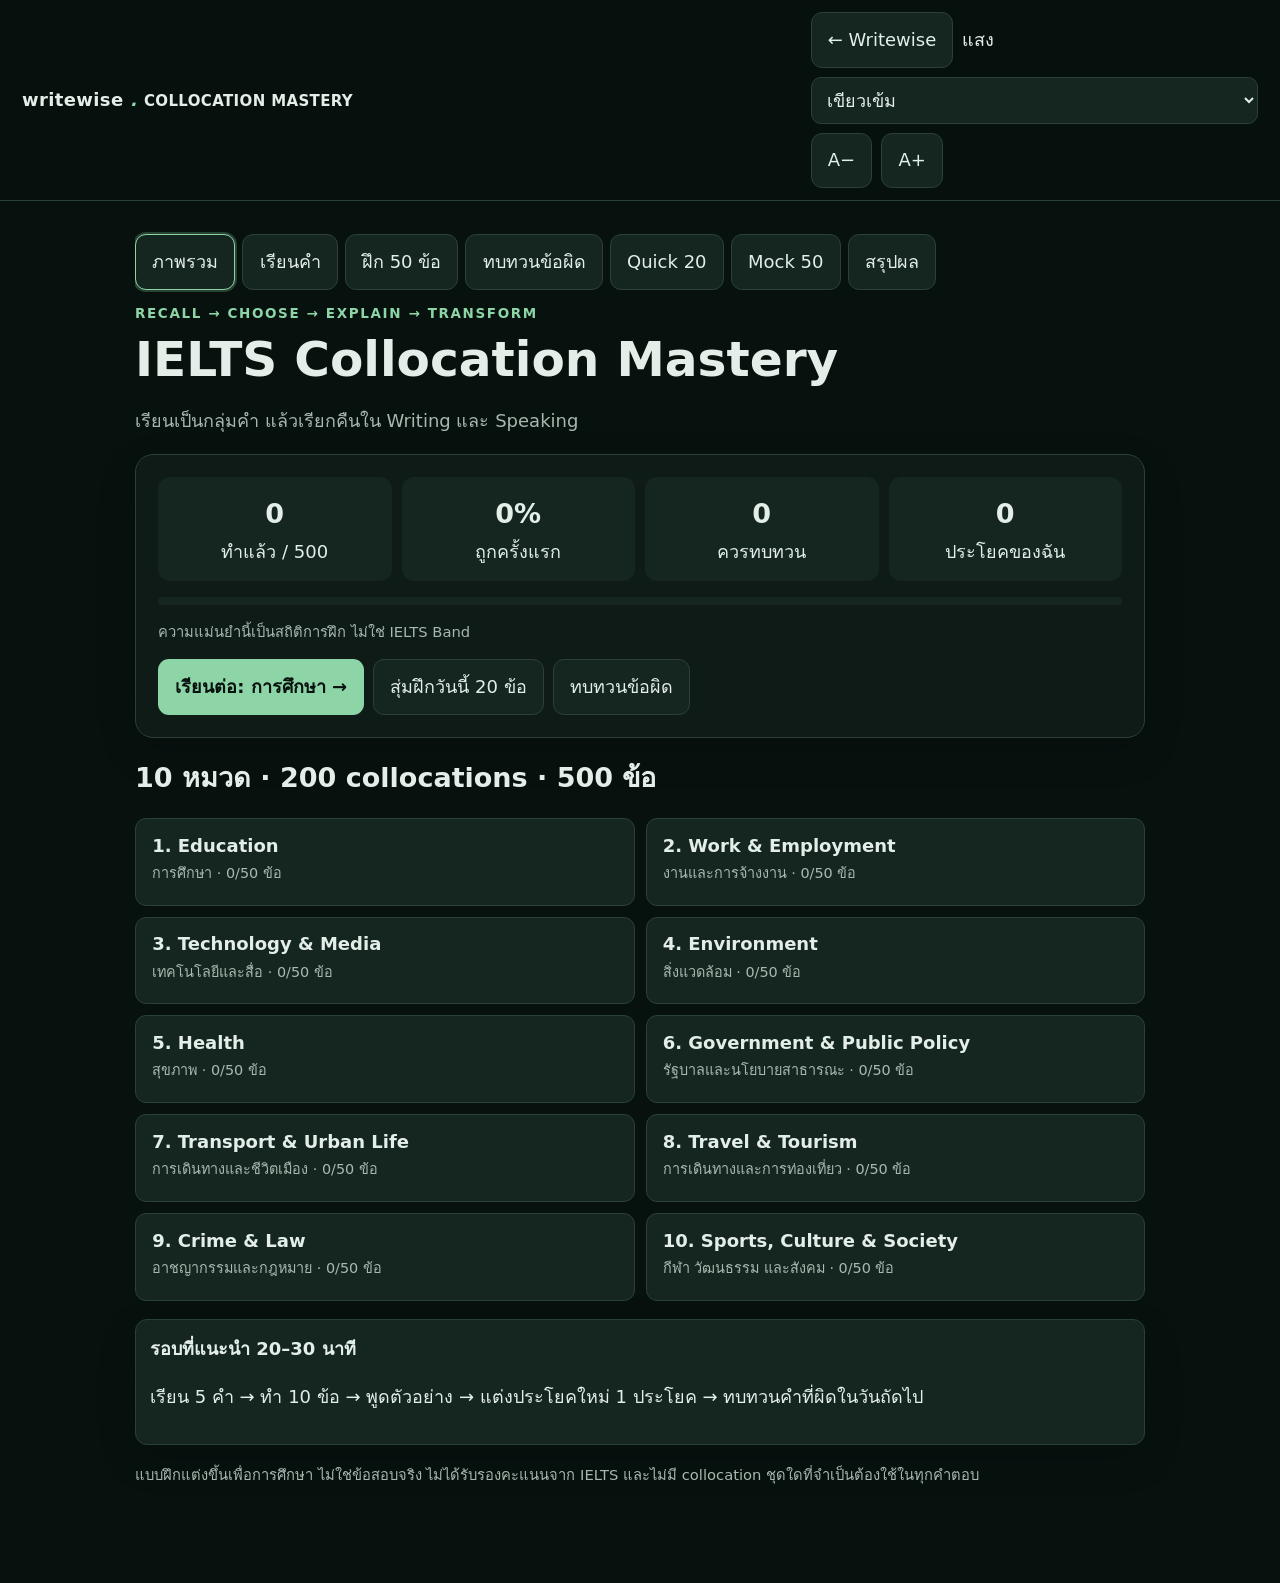
<file: collocation-mastery.html>
<!doctype html><html lang="th"><head><meta charset="utf-8"><meta name="viewport" content="width=device-width,initial-scale=1"><meta name="color-scheme" content="dark light"><title>Writewise — IELTS Collocation Mastery</title><style>
:root{--bg:#07110e;--panel:#0e1b17;--raised:#152620;--line:#2b4038;--text:#e4eee8;--muted:#a7b8af;--accent:#8dd5a7;--accent2:#d8b46b;--bad:#ffaaa0;--good:#8ee0b1;--fs:18px}*{box-sizing:border-box}html{font-size:var(--fs)}body{margin:0;background:var(--bg);color:var(--text);font-family:system-ui,"Noto Sans Thai",sans-serif;line-height:1.68}body[data-theme=dim]{--bg:#151719;--panel:#1c2022;--raised:#252a2d;--line:#3a4245;--accent:#b9d0c3}body[data-theme=light]{--bg:#f5f3ec;--panel:#fff;--raised:#edf2ed;--line:#cbd6ce;--text:#17201b;--muted:#596860;--accent:#22633e;--accent2:#7c5513;--bad:#9b2c25;--good:#166534}button,a,.file{font:inherit;border:1px solid var(--line);border-radius:11px;background:var(--raised);color:var(--text);padding:.65rem .9rem;text-decoration:none;cursor:pointer}button:hover,a:hover{border-color:var(--accent)}button.primary,.primary{background:var(--accent);color:#07110e;border-color:transparent;font-weight:750}button:disabled{opacity:.5;cursor:not-allowed}header{position:sticky;top:0;z-index:5;background:color-mix(in srgb,var(--bg) 92%,transparent);backdrop-filter:blur(12px);border-bottom:1px solid var(--line);padding:12px 22px;display:flex;gap:12px;align-items:center;justify-content:space-between}.brand{font-weight:850;letter-spacing:.02em}.brand i{color:var(--accent)}.tools,.row{display:flex;gap:9px;align-items:center;flex-wrap:wrap}.wrap{max-width:1050px;margin:auto;padding:28px 20px 80px}.eyebrow{color:var(--accent);font-size:.75rem;font-weight:800;letter-spacing:.12em;text-transform:uppercase}h1{font-size:clamp(1.7rem,5vw,2.7rem);line-height:1.2;margin:.3rem 0}h2{line-height:1.3}.muted{color:var(--muted)}.small{font-size:.82rem}.card{background:var(--panel);border:1px solid var(--line);border-radius:18px;padding:22px;margin:18px 0;box-shadow:0 14px 40px #0002}.grid{display:grid;grid-template-columns:repeat(2,minmax(0,1fr));gap:14px}.topics{display:grid;grid-template-columns:repeat(2,minmax(0,1fr));gap:11px}.topic{display:block;text-align:left}.topic b,.topic span{display:block}.topic span{color:var(--muted);font-size:.8rem}.tabs{display:flex;gap:7px;overflow:auto;padding:5px 0 12px}.tabs button{white-space:nowrap}.tabs .active,.choice.selected{border-color:var(--accent);box-shadow:0 0 0 2px color-mix(in srgb,var(--accent) 25%,transparent)}.choice{width:100%;display:flex;gap:12px;text-align:left;margin:9px 0;padding:14px}.choice strong{color:var(--accent)}.choice.correct{border-color:var(--good)}.choice.wrong{border-color:var(--bad)}.feedback{padding:15px;border-left:4px solid var(--accent);background:var(--raised);margin:14px 0}.answer{border-top:1px solid var(--line);margin-top:16px;padding-top:16px}.english{font-family:Georgia,"Times New Roman",serif;line-height:1.76}.pill{font-size:.76rem;border:1px solid var(--line);border-radius:999px;padding:4px 9px}.progress{height:8px;background:var(--raised);border-radius:9px;overflow:hidden}.progress i{display:block;height:100%;background:var(--accent)}textarea,input,select{font:inherit;color:var(--text);background:var(--raised);border:1px solid var(--line);border-radius:10px;padding:11px;width:100%}textarea{min-height:100px}.field{display:block;margin:15px 0}.field span{display:block;margin-bottom:6px;font-weight:700}.stats{display:grid;grid-template-columns:repeat(4,1fr);gap:10px}.stat{background:var(--raised);padding:14px;border-radius:12px;text-align:center}.stat b{font-size:1.5rem;display:block}.memory{display:grid;grid-template-columns:repeat(6,1fr);gap:6px}.memory span{font-size:.76rem;text-align:center;background:var(--raised);padding:9px 3px;border-radius:8px}.callout{border:1px solid var(--line);background:var(--raised);padding:14px;border-radius:12px}.review-grid{display:grid;grid-template-columns:repeat(10,1fr);gap:6px}.review-grid button{padding:8px}.review-grid .flag{border-color:var(--accent2)}.review-grid .answered{background:color-mix(in srgb,var(--accent) 20%,var(--raised))}.sticky{position:sticky;bottom:8px;background:var(--panel);border:1px solid var(--line);border-radius:14px;padding:10px;z-index:3}.skip{position:absolute;left:-9999px}.skip:focus{left:10px;top:10px;z-index:10}.hide{display:none!important}@media(max-width:650px){header{align-items:flex-start;padding:12px}.brand small{display:none}.wrap{padding:22px 13px 70px}.grid,.topics{grid-template-columns:1fr}.stats{grid-template-columns:repeat(2,1fr)}.memory{grid-template-columns:repeat(3,1fr)}.card{padding:17px}.tools label{display:none}.review-grid{grid-template-columns:repeat(5,1fr)}.choice{min-height:54px}}@media(prefers-reduced-motion:reduce){*{scroll-behavior:auto!important;transition:none!important}}@media print{header,.tabs,.sticky{display:none}.card{box-shadow:none}}
</style></head><body data-theme="night"><a class="skip" href="#app">ข้ามไปเนื้อหา</a><header><div class="brand">writewise<i> .</i> <small>COLLOCATION MASTERY</small></div><div class="tools"><a href="index.html">← Writewise</a><label for="theme">แสง</label><select id="theme"><option value="night">เขียวเข้ม</option><option value="dim">เทาเข้ม</option><option value="light">กลางวัน</option></select><button id="minus" aria-label="ลดขนาดตัวอักษร">A−</button><button id="plus" aria-label="เพิ่มขนาดตัวอักษร">A+</button></div></header><main id="app" class="wrap" tabindex="-1"></main><div id="live" aria-live="polite" class="skip"></div><script>const TOPIC_SEEDS=[
{id:'education',title:'Education',th:'การศึกษา',items:[
["widen access to education","ขยายโอกาสเข้าถึงการศึกษา","Online courses can widen access to education for rural learners.","หลักสูตรออนไลน์ช่วยขยายโอกาสทางการศึกษาให้ผู้เรียนในชนบทได้"],
["academic achievement","ผลสัมฤทธิ์ทางการเรียน","Regular feedback can improve academic achievement.","ข้อเสนอแนะอย่างสม่ำเสมอช่วยเพิ่มผลสัมฤทธิ์ทางการเรียนได้"],
["acquire practical skills","ได้รับทักษะเชิงปฏิบัติ","Internships allow students to acquire practical skills.","การฝึกงานช่วยให้นักเรียนได้รับทักษะเชิงปฏิบัติ"],
["compulsory education","การศึกษาภาคบังคับ","Compulsory education should provide every child with a strong foundation.","การศึกษาภาคบังคับควรสร้างพื้นฐานที่แข็งแรงให้เด็กทุกคน"],
["higher education","การศึกษาระดับอุดมศึกษา","The rising cost of higher education can discourage low-income students.","ค่าใช้จ่ายอุดมศึกษาที่สูงขึ้นอาจทำให้นักเรียนรายได้น้อยท้อใจ"],
["vocational training","การฝึกอาชีพ","Vocational training can prepare young people for skilled work.","การฝึกอาชีพช่วยเตรียมเยาวชนให้พร้อมสำหรับงานที่ใช้ทักษะ"],
["meet individual needs","ตอบสนองความต้องการรายบุคคล","Flexible lessons can meet individual needs more effectively.","บทเรียนยืดหยุ่นสามารถตอบสนองความต้องการรายบุคคลได้ดีขึ้น"],
["develop critical thinking","พัฒนาการคิดเชิงวิพากษ์","Classroom debate helps students develop critical thinking.","การอภิปรายในชั้นช่วยให้นักเรียนพัฒนาการคิดเชิงวิพากษ์"],
["heavy academic workload","ภาระการเรียนหนัก","A heavy academic workload may undermine students’ well-being.","ภาระการเรียนหนักอาจบั่นทอนสุขภาวะของนักเรียน"],
["sit an examination","เข้าสอบ","Candidates must sit an examination at the end of the course.","ผู้สมัครต้องเข้าสอบเมื่อจบหลักสูตร"],
["gain a qualification","ได้รับวุฒิการศึกษา","Adult learners can gain a qualification without leaving work.","ผู้เรียนวัยผู้ใหญ่สามารถได้รับวุฒิโดยไม่ต้องลาออกจากงาน"],
["learning environment","สภาพแวดล้อมการเรียนรู้","A supportive learning environment encourages students to ask questions.","สภาพแวดล้อมการเรียนรู้ที่เกื้อหนุนทำให้นักเรียนกล้าถาม"],
["equal educational opportunities","โอกาสทางการศึกษาที่เท่าเทียม","Public funding can promote equal educational opportunities.","งบประมาณรัฐช่วยส่งเสริมโอกาสทางการศึกษาที่เท่าเทียม"],
["school curriculum","หลักสูตรโรงเรียน","The school curriculum should include basic financial literacy.","หลักสูตรโรงเรียนควรรวมความรู้ทางการเงินพื้นฐาน"],
["tuition fees","ค่าเล่าเรียน","High tuition fees place pressure on many families.","ค่าเล่าเรียนสูงสร้างแรงกดดันต่อหลายครอบครัว"],
["lifelong learning","การเรียนรู้ตลอดชีวิต","Rapid technological change makes lifelong learning increasingly important.","การเปลี่ยนแปลงเทคโนโลยีทำให้การเรียนรู้ตลอดชีวิตสำคัญขึ้น"],
["close the attainment gap","ลดช่องว่างผลสัมฤทธิ์","Early support may help close the attainment gap.","การช่วยเหลือตั้งแต่ต้นอาจช่วยลดช่องว่างผลสัมฤทธิ์"],
["provide constructive feedback","ให้ข้อเสนอแนะที่สร้างสรรค์","Teachers should provide constructive feedback on students’ drafts.","ครูควรให้ข้อเสนอแนะที่สร้างสรรค์ต่อร่างงานของนักเรียน"],
["student engagement","การมีส่วนร่วมของนักเรียน","Relevant projects can increase student engagement.","โครงงานที่เกี่ยวข้องช่วยเพิ่มการมีส่วนร่วมของนักเรียน"],
["rote learning","การเรียนแบบท่องจำ","Rote learning alone rarely produces deep understanding.","การท่องจำเพียงอย่างเดียวแทบไม่สร้างความเข้าใจที่ลึกซึ้ง"]]},
{id:'work',title:'Work & Employment',th:'งานและการจ้างงาน',items:[
["job satisfaction","ความพึงพอใจในการทำงาน","Greater autonomy can improve job satisfaction.","อิสระในการทำงานมากขึ้นช่วยเพิ่มความพึงพอใจในการทำงาน"],
["career prospects","โอกาสก้าวหน้าในอาชีพ","Professional training can improve employees’ career prospects.","การอบรมวิชาชีพช่วยเพิ่มโอกาสก้าวหน้าในอาชีพ"],
["strike a work-life balance","สร้างสมดุลระหว่างงานกับชีวิต","Flexible hours help parents strike a work-life balance.","เวลาทำงานยืดหยุ่นช่วยพ่อแม่สร้างสมดุลงานกับชีวิต"],
["meet a deadline","ทำงานทันกำหนด","Clear priorities help teams meet a deadline.","ลำดับความสำคัญที่ชัดช่วยให้ทีมทำงานทันกำหนด"],
["earn a living","หาเลี้ยงชีพ","Many artists need other work to earn a living.","ศิลปินจำนวนมากต้องทำงานอื่นเพื่อหาเลี้ยงชีพ"],
["gain work experience","ได้รับประสบการณ์ทำงาน","Part-time jobs allow students to gain work experience.","งานพาร์ตไทม์ช่วยให้นักเรียนได้รับประสบการณ์ทำงาน"],
["competitive salary","เงินเดือนที่แข่งขันได้","A competitive salary can attract skilled applicants.","เงินเดือนที่แข่งขันได้ช่วยดึงดูดผู้สมัครที่มีทักษะ"],
["staff turnover","การลาออกและเปลี่ยนพนักงาน","Poor management often leads to high staff turnover.","การจัดการที่แย่มักนำไปสู่อัตราเปลี่ยนพนักงานสูง"],
["secure employment","งานที่มั่นคง","Young adults may delay major decisions until they secure employment.","คนหนุ่มสาวอาจเลื่อนการตัดสินใจใหญ่จนกว่าจะได้งานมั่นคง"],
["heavy workload","ภาระงานหนัก","A heavy workload can reduce the quality of employees’ decisions.","ภาระงานหนักลดคุณภาพการตัดสินใจของพนักงานได้"],
["job security","ความมั่นคงในการทำงาน","Economic uncertainty can weaken workers’ sense of job security.","ความไม่แน่นอนทางเศรษฐกิจลดความรู้สึกมั่นคงในการทำงาน"],
["flexible working arrangements","รูปแบบการทำงานยืดหยุ่น","Flexible working arrangements can support carers.","รูปแบบการทำงานยืดหยุ่นช่วยสนับสนุนผู้ดูแลสมาชิกครอบครัว"],
["professional development","การพัฒนาวิชาชีพ","Employers should invest in professional development.","นายจ้างควรลงทุนในการพัฒนาวิชาชีพ"],
["productive workforce","กำลังแรงงานที่มีผลิตภาพ","Good health services contribute to a productive workforce.","บริการสุขภาพที่ดีส่งเสริมกำลังแรงงานที่มีผลิตภาพ"],
["take parental leave","ลางานเพื่อดูแลบุตร","Both parents should be able to take parental leave.","พ่อแม่ทั้งสองควรสามารถลางานเพื่อดูแลบุตรได้"],
["face redundancy","เผชิญการเลิกจ้างเพราะตำแหน่งถูกยุบ","Automation may cause some workers to face redundancy.","ระบบอัตโนมัติอาจทำให้คนงานบางส่วนเผชิญการถูกยุบตำแหน่ง"],
["labour shortage","ภาวะขาดแคลนแรงงาน","Training programmes can ease a labour shortage.","โครงการฝึกอบรมช่วยบรรเทาภาวะขาดแคลนแรงงาน"],
["minimum wage","ค่าจ้างขั้นต่ำ","A carefully set minimum wage can protect low-paid workers.","ค่าจ้างขั้นต่ำที่กำหนดอย่างรอบคอบช่วยคุ้มครองคนรายได้น้อย"],
["workplace culture","วัฒนธรรมที่ทำงาน","A respectful workplace culture encourages cooperation.","วัฒนธรรมที่ทำงานซึ่งให้เกียรติกันส่งเสริมความร่วมมือ"],
["take on responsibility","รับผิดชอบหน้าที่เพิ่ม","Junior staff need support when they take on responsibility.","พนักงานใหม่ต้องการการสนับสนุนเมื่อรับผิดชอบมากขึ้น"]]},
{id:'technology',title:'Technology & Media',th:'เทคโนโลยีและสื่อ',items:[
["digital literacy","ทักษะรู้เท่าทันดิจิทัล","Schools should treat digital literacy as a core skill.","โรงเรียนควรถือว่าทักษะรู้เท่าทันดิจิทัลเป็นทักษะหลัก"],
["pose a threat to privacy","เป็นภัยต่อความเป็นส่วนตัว","Weak security can pose a threat to privacy.","ความปลอดภัยที่หละหลวมเป็นภัยต่อความเป็นส่วนตัวได้"],
["bridge the digital divide","ลดช่องว่างดิจิทัล","Public internet centres can bridge the digital divide.","ศูนย์อินเทอร์เน็ตสาธารณะช่วยลดช่องว่างดิจิทัล"],
["rely heavily on technology","พึ่งพาเทคโนโลยีอย่างมาก","Many businesses rely heavily on technology.","ธุรกิจจำนวนมากพึ่งพาเทคโนโลยีอย่างมาก"],
["protect personal data","ปกป้องข้อมูลส่วนบุคคล","Companies must protect personal data more effectively.","บริษัทต้องปกป้องข้อมูลส่วนบุคคลให้มีประสิทธิภาพขึ้น"],
["spread misinformation","เผยแพร่ข้อมูลเท็จ","Anonymous accounts can spread misinformation rapidly.","บัญชีนิรนามสามารถเผยแพร่ข้อมูลเท็จอย่างรวดเร็ว"],
["shape public opinion","กำหนดความคิดเห็นสาธารณะ","Online platforms can shape public opinion.","แพลตฟอร์มออนไลน์สามารถกำหนดความคิดเห็นสาธารณะ"],
["technological advancement","ความก้าวหน้าทางเทคโนโลยี","Technological advancement has transformed routine work.","ความก้าวหน้าทางเทคโนโลยีได้เปลี่ยนงานประจำ"],
["access reliable information","เข้าถึงข้อมูลที่เชื่อถือได้","Citizens need to access reliable information during emergencies.","ประชาชนต้องเข้าถึงข้อมูลที่เชื่อถือได้ยามฉุกเฉิน"],
["social media platform","แพลตฟอร์มสื่อสังคม","Each social media platform should publish clear safety rules.","แพลตฟอร์มสื่อสังคมแต่ละแห่งควรเผยแพร่กฎความปลอดภัยที่ชัดเจน"],
["screen time","เวลาที่ใช้หน้าจอ","Excessive screen time can disrupt sleep.","เวลาหน้าจอมากเกินไปอาจรบกวนการนอน"],
["cyber security","ความมั่นคงปลอดภัยไซเบอร์","Small firms often lack expertise in cyber security.","บริษัทขนาดเล็กมักขาดความเชี่ยวชาญด้านความปลอดภัยไซเบอร์"],
["automate routine tasks","ทำงานประจำให้เป็นอัตโนมัติ","Software can automate routine tasks and free staff for complex work.","ซอฟต์แวร์ทำงานประจำเป็นอัตโนมัติและให้คนทำงานซับซ้อนได้"],
["rapid innovation","นวัตกรรมที่เกิดรวดเร็ว","Rapid innovation can make existing rules outdated.","นวัตกรรมรวดเร็วอาจทำให้กฎเดิมล้าสมัย"],
["online interaction","ปฏิสัมพันธ์ออนไลน์","Online interaction cannot fully replace face-to-face contact.","ปฏิสัมพันธ์ออนไลน์ไม่อาจแทนการพบกันจริงได้ทั้งหมด"],
["invasion of privacy","การละเมิดความเป็นส่วนตัว","Hidden tracking may constitute an invasion of privacy.","การติดตามแบบซ่อนเร้นอาจถือเป็นการละเมิดความเป็นส่วนตัว"],
["verify a source","ตรวจสอบแหล่งข้อมูล","Readers should verify a source before sharing a claim.","ผู้อ่านควรตรวจสอบแหล่งข้อมูลก่อนแชร์ข้อกล่าวอ้าง"],
["user-generated content","เนื้อหาที่ผู้ใช้สร้าง","User-generated content is difficult to moderate consistently.","เนื้อหาที่ผู้ใช้สร้างควบคุมให้สม่ำเสมอได้ยาก"],
["algorithmic bias","อคติของอัลกอริทึม","Independent audits can reveal algorithmic bias.","การตรวจสอบอิสระช่วยเผยอคติของอัลกอริทึม"],
["keep pace with change","ตามให้ทันการเปลี่ยนแปลง","Regulators often struggle to keep pace with change.","หน่วยงานกำกับมักตามการเปลี่ยนแปลงไม่ทัน"]]},
{id:'environment',title:'Environment',th:'สิ่งแวดล้อม',items:[
["reduce carbon emissions","ลดการปล่อยคาร์บอน","Reliable public transport can reduce carbon emissions.","ขนส่งสาธารณะที่เชื่อถือได้ช่วยลดการปล่อยคาร์บอน"],
["renewable energy","พลังงานหมุนเวียน","Investment in renewable energy can reduce dependence on fossil fuels.","การลงทุนในพลังงานหมุนเวียนช่วยลดการพึ่งพาเชื้อเพลิงฟอสซิล"],
["conserve natural resources","อนุรักษ์ทรัพยากรธรรมชาติ","Efficient production can conserve natural resources.","การผลิตที่มีประสิทธิภาพช่วยอนุรักษ์ทรัพยากรธรรมชาติ"],
["long-term environmental consequences","ผลกระทบสิ่งแวดล้อมระยะยาว","Deforestation has long-term environmental consequences.","การตัดไม้ทำลายป่ามีผลกระทบสิ่งแวดล้อมระยะยาว"],
["combat climate change","รับมือการเปลี่ยนแปลงสภาพภูมิอากาศ","International cooperation is needed to combat climate change.","ต้องอาศัยความร่วมมือระหว่างประเทศเพื่อรับมือการเปลี่ยนแปลงภูมิอากาศ"],
["protect natural habitats","ปกป้องถิ่นที่อยู่ธรรมชาติ","Planning rules can protect natural habitats from development.","กฎผังเมืองช่วยปกป้องถิ่นธรรมชาติจากการพัฒนา"],
["household waste","ขยะครัวเรือน","Clearer labels may help reduce household waste.","ฉลากที่ชัดขึ้นอาจช่วยลดขยะครัวเรือน"],
["sustainable development","การพัฒนาที่ยั่งยืน","Public policy should support sustainable development.","นโยบายสาธารณะควรสนับสนุนการพัฒนาที่ยั่งยืน"],
["environmental awareness","ความตระหนักด้านสิ่งแวดล้อม","School projects can raise environmental awareness.","โครงงานโรงเรียนช่วยเพิ่มความตระหนักด้านสิ่งแวดล้อม"],
["air pollution","มลพิษทางอากาศ","Traffic is a major source of urban air pollution.","การจราจรเป็นแหล่งสำคัญของมลพิษทางอากาศในเมือง"],
["single-use plastic","พลาสติกใช้ครั้งเดียว","A charge can discourage the use of single-use plastic.","การเก็บค่าธรรมเนียมช่วยลดการใช้พลาสติกครั้งเดียว"],
["fossil fuels","เชื้อเพลิงฟอสซิล","Many economies remain dependent on fossil fuels.","หลายเศรษฐกิจยังพึ่งพาเชื้อเพลิงฟอสซิล"],
["biodiversity loss","การสูญเสียความหลากหลายทางชีวภาพ","Habitat destruction accelerates biodiversity loss.","การทำลายถิ่นอาศัยเร่งการสูญเสียความหลากหลายทางชีวภาพ"],
["water scarcity","ภาวะขาดแคลนน้ำ","Efficient irrigation can ease water scarcity.","การชลประทานที่มีประสิทธิภาพช่วยบรรเทาภาวะขาดแคลนน้ำ"],
["recycling scheme","โครงการรีไซเคิล","A convenient recycling scheme can increase participation.","โครงการรีไซเคิลที่สะดวกช่วยเพิ่มการมีส่วนร่วม"],
["energy-efficient buildings","อาคารประหยัดพลังงาน","Energy-efficient buildings reduce household costs.","อาคารประหยัดพลังงานช่วยลดค่าใช้จ่ายครัวเรือน"],
["environmental damage","ความเสียหายต่อสิ่งแวดล้อม","Mining can cause lasting environmental damage.","การทำเหมืองอาจสร้างความเสียหายต่อสิ่งแวดล้อมยาวนาน"],
["ecological balance","สมดุลทางนิเวศ","Wetlands play a vital role in maintaining ecological balance.","พื้นที่ชุ่มน้ำมีบทบาทสำคัญในการรักษาสมดุลนิเวศ"],
["adopt sustainable practices","นำแนวปฏิบัติยั่งยืนมาใช้","Businesses should adopt sustainable practices throughout their supply chains.","ธุรกิจควรใช้แนวปฏิบัติยั่งยืนตลอดห่วงโซ่อุปทาน"],
["meet environmental targets","บรรลุเป้าหมายสิ่งแวดล้อม","Cities need reliable data to meet environmental targets.","เมืองต้องมีข้อมูลที่เชื่อถือได้เพื่อบรรลุเป้าหมายสิ่งแวดล้อม"]]},
{id:'health',title:'Health',th:'สุขภาพ',items:[
["sedentary lifestyle","วิถีชีวิตที่ไม่ค่อยเคลื่อนไหว","Desk-based work can encourage a sedentary lifestyle.","งานที่นั่งโต๊ะอาจส่งเสริมวิถีชีวิตที่ไม่ค่อยเคลื่อนไหว"],
["mental well-being","สุขภาวะทางใจ","Access to green space can support mental well-being.","การเข้าถึงพื้นที่สีเขียวช่วยสนับสนุนสุขภาวะทางใจ"],
["place a strain on hospitals","สร้างภาระต่อโรงพยาบาล","An ageing population may place a strain on hospitals.","ประชากรสูงวัยอาจสร้างภาระต่อโรงพยาบาล"],
["preventive care","การดูแลเชิงป้องกัน","Funding preventive care can reduce later treatment costs.","งบดูแลเชิงป้องกันช่วยลดค่ารักษาภายหลัง"],
["balanced diet","อาหารที่สมดุล","Schools can teach children how to maintain a balanced diet.","โรงเรียนสอนเด็กให้รักษาอาหารที่สมดุลได้"],
["regular physical activity","กิจกรรมทางกายสม่ำเสมอ","Regular physical activity lowers several avoidable health risks.","กิจกรรมทางกายสม่ำเสมอลดความเสี่ยงสุขภาพที่หลีกเลี่ยงได้"],
["public health campaign","การรณรงค์สาธารณสุข","A public health campaign can explain the benefits of vaccination.","การรณรงค์สาธารณสุขช่วยอธิบายประโยชน์ของวัคซีน"],
["access to healthcare","การเข้าถึงบริการสุขภาพ","Rural residents often have limited access to healthcare.","ชาวชนบทมักเข้าถึงบริการสุขภาพได้จำกัด"],
["chronic disease","โรคเรื้อรัง","Early intervention can help people manage chronic disease.","การแทรกแซงแต่เนิ่นช่วยให้คนจัดการโรคเรื้อรัง"],
["healthy lifestyle","วิถีชีวิตที่ดีต่อสุขภาพ","Safe parks make a healthy lifestyle easier to maintain.","สวนที่ปลอดภัยทำให้รักษาวิถีชีวิตสุขภาพดีได้ง่ายขึ้น"],
["medical treatment","การรักษาพยาบาล","No patient should be denied essential medical treatment.","ผู้ป่วยไม่ควรถูกปฏิเสธการรักษาที่จำเป็น"],
["health inequality","ความเหลื่อมล้ำด้านสุขภาพ","Poor housing can deepen health inequality.","ที่อยู่อาศัยแย่สามารถเพิ่มความเหลื่อมล้ำด้านสุขภาพ"],
["life expectancy","อายุคาดเฉลี่ย","Clean water has contributed to longer life expectancy.","น้ำสะอาดมีส่วนทำให้อายุคาดเฉลี่ยยืนยาวขึ้น"],
["sleep deprivation","การอดนอน","Sleep deprivation can impair concentration and judgement.","การอดนอนทำให้สมาธิและการตัดสินใจแย่ลง"],
["healthcare system","ระบบบริการสุขภาพ","A resilient healthcare system needs trained staff.","ระบบบริการสุขภาพที่ยืดหยุ่นต้องมีบุคลากรผ่านการฝึก"],
["seek medical advice","ขอคำแนะนำทางการแพทย์","People with persistent symptoms should seek medical advice.","ผู้ที่มีอาการต่อเนื่องควรขอคำแนะนำทางการแพทย์"],
["nutritional value","คุณค่าทางโภชนาการ","Clear labels help consumers compare nutritional value.","ฉลากชัดเจนช่วยให้ผู้บริโภคเปรียบเทียบคุณค่าทางโภชนาการ"],
["emotional support","การสนับสนุนทางอารมณ์","Family members can provide valuable emotional support.","สมาชิกครอบครัวให้การสนับสนุนทางอารมณ์ที่มีค่าได้"],
["raise health awareness","เพิ่มความตระหนักด้านสุขภาพ","Community events can raise health awareness.","กิจกรรมชุมชนช่วยเพิ่มความตระหนักด้านสุขภาพ"],
["patient safety","ความปลอดภัยของผู้ป่วย","Clear communication is essential for patient safety.","การสื่อสารชัดเจนจำเป็นต่อความปลอดภัยของผู้ป่วย"]]},
{id:'policy',title:'Government & Public Policy',th:'รัฐบาลและนโยบายสาธารณะ',items:[
["allocate public funds","จัดสรรงบประมาณสาธารณะ","Governments should allocate public funds transparently.","รัฐบาลควรจัดสรรงบประมาณสาธารณะอย่างโปร่งใส"],
["enforce regulations","บังคับใช้กฎระเบียบ","Authorities must enforce regulations consistently.","หน่วยงานต้องบังคับใช้กฎอย่างสม่ำเสมอ"],
["address the root cause","แก้ไขสาเหตุราก","Short-term aid may not address the root cause of poverty.","ความช่วยเหลือระยะสั้นอาจไม่แก้สาเหตุรากของความยากจน"],
["evidence-based policy","นโยบายอิงหลักฐาน","Evidence-based policy can prevent wasteful spending.","นโยบายอิงหลักฐานช่วยป้องกันการใช้จ่ายที่สูญเปล่า"],
["public services","บริการสาธารณะ","Reliable public services improve quality of life.","บริการสาธารณะที่เชื่อถือได้ช่วยเพิ่มคุณภาพชีวิต"],
["introduce legislation","ออกกฎหมาย","Parliament may introduce legislation to protect consumers.","รัฐสภาอาจออกกฎหมายเพื่อคุ้มครองผู้บริโภค"],
["implement a policy","นำนโยบายไปปฏิบัติ","Local authorities need adequate staff to implement a policy.","หน่วยงานท้องถิ่นต้องมีเจ้าหน้าที่พอเพื่อนำนโยบายไปปฏิบัติ"],
["government intervention","การแทรกแซงของรัฐบาล","Government intervention may be justified when markets fail.","การแทรกแซงของรัฐบาลอาจสมเหตุผลเมื่อตลาดล้มเหลว"],
["social welfare","สวัสดิการสังคม","Social welfare should protect people during temporary hardship.","สวัสดิการสังคมควรคุ้มครองคนช่วงลำบากชั่วคราว"],
["hold authorities accountable","ทำให้หน่วยงานรับผิดรับชอบ","Independent reporting can hold authorities accountable.","การรายงานอิสระช่วยทำให้หน่วยงานรับผิดรับชอบ"],
["long-term strategy","ยุทธศาสตร์ระยะยาว","Housing shortages require a long-term strategy.","ปัญหาขาดแคลนที่อยู่อาศัยต้องใช้ยุทธศาสตร์ระยะยาว"],
["public consultation","การรับฟังความคิดเห็นสาธารณะ","Public consultation can reveal local concerns.","การรับฟังความคิดเห็นสาธารณะช่วยเผยข้อกังวลในพื้นที่"],
["policy objective","วัตถุประสงค์ของนโยบาย","Each measure should have a clear policy objective.","แต่ละมาตรการควรมีวัตถุประสงค์นโยบายที่ชัด"],
["impose a ban on","ออกคำสั่งห้าม","Cities may impose a ban on highly polluting vehicles.","เมืองอาจออกคำสั่งห้ามรถที่ก่อมลพิษสูง"],
["provide financial support","ให้การสนับสนุนทางการเงิน","The state can provide financial support during retraining.","รัฐสามารถให้การสนับสนุนทางการเงินระหว่างฝึกอาชีพใหม่"],
["regulatory framework","กรอบกำกับดูแล","New technology requires a flexible regulatory framework.","เทคโนโลยีใหม่ต้องการกรอบกำกับดูแลที่ยืดหยุ่น"],
["meet public needs","ตอบสนองความต้องการสาธารณะ","Budgets should be designed to meet public needs.","งบประมาณควรออกแบบเพื่อตอบสนองความต้องการสาธารณะ"],
["policy reform","การปฏิรูปนโยบาย","Effective policy reform requires political commitment.","การปฏิรูปนโยบายที่ได้ผลต้องอาศัยเจตจำนงทางการเมือง"],
["tax revenue","รายได้จากภาษี","Tax revenue can fund essential infrastructure.","รายได้จากภาษีใช้สนับสนุนโครงสร้างพื้นฐานจำเป็นได้"],
["transparent decision-making","การตัดสินใจที่โปร่งใส","Transparent decision-making can strengthen public trust.","การตัดสินใจที่โปร่งใสช่วยเพิ่มความไว้วางใจของประชาชน"]]},
{id:'transport',title:'Transport & Urban Life',th:'การเดินทางและชีวิตเมือง',items:[
["public transport network","เครือข่ายขนส่งสาธารณะ","A reliable public transport network improves mobility.","เครือข่ายขนส่งสาธารณะที่เชื่อถือได้ช่วยเพิ่มการเดินทาง"],
["ease traffic congestion","บรรเทาการจราจรติดขัด","Congestion charges may ease traffic congestion.","ค่าธรรมเนียมรถติดอาจช่วยบรรเทาการจราจรติดขัด"],
["reduce commuting time","ลดเวลาเดินทางไปทำงาน","Express services can reduce commuting time.","บริการด่วนช่วยลดเวลาเดินทางไปทำงาน"],
["pedestrian-friendly streets","ถนนที่เป็นมิตรต่อคนเดิน","Pedestrian-friendly streets support local businesses.","ถนนที่เป็นมิตรต่อคนเดินช่วยสนับสนุนธุรกิจท้องถิ่น"],
["road safety","ความปลอดภัยบนถนน","Lower speed limits can improve road safety.","การจำกัดความเร็วต่ำลงช่วยเพิ่มความปลอดภัยบนถนน"],
["rush-hour traffic","การจราจรช่วงเร่งด่วน","Flexible schedules can reduce rush-hour traffic.","ตารางยืดหยุ่นช่วยลดการจราจรช่วงเร่งด่วน"],
["transport infrastructure","โครงสร้างพื้นฐานการขนส่ง","Growing cities require resilient transport infrastructure.","เมืองที่เติบโตต้องมีโครงสร้างพื้นฐานการขนส่งที่ยืดหยุ่น"],
["reliable bus service","บริการรถโดยสารที่เชื่อถือได้","A reliable bus service improves access to employment.","บริการรถโดยสารที่เชื่อถือได้ช่วยเพิ่มโอกาสเข้าถึงงาน"],
["cycle lane","ช่องทางจักรยาน","A protected cycle lane can encourage active travel.","ช่องจักรยานที่มีการป้องกันช่วยส่งเสริมการเดินทางที่ใช้แรงกาย"],
["urban sprawl","การขยายตัวของเมืองอย่างไร้ทิศทาง","Poor planning can accelerate urban sprawl.","การวางแผนที่แย่อาจเร่งการขยายเมืองอย่างไร้ทิศทาง"],
["affordable housing","ที่อยู่อาศัยราคาจับต้องได้","Cities need more affordable housing near jobs.","เมืองต้องมีที่อยู่อาศัยราคาจับต้องได้ใกล้แหล่งงาน"],
["green space","พื้นที่สีเขียว","Every neighbourhood should have access to green space.","ทุกย่านควรเข้าถึงพื้นที่สีเขียวได้"],
["daily commute","การเดินทางไปกลับประจำวัน","A long daily commute can reduce family time.","การเดินทางประจำวันยาวนานอาจลดเวลาครอบครัว"],
["parking restrictions","ข้อจำกัดการจอดรถ","Parking restrictions can discourage unnecessary car journeys.","ข้อจำกัดการจอดรถช่วยลดการเดินทางด้วยรถที่ไม่จำเป็น"],
["traffic flow","การไหลของการจราจร","Smart signals can improve traffic flow.","สัญญาณอัจฉริยะช่วยให้การจราจรไหลดีขึ้น"],
["urban planning","การวางผังเมือง","Effective urban planning connects housing with services.","การวางผังเมืองที่ดีเชื่อมที่อยู่อาศัยกับบริการ"],
["accessible transport","การขนส่งที่ทุกคนเข้าถึงได้","Accessible transport enables older people to remain independent.","การขนส่งที่เข้าถึงได้ช่วยให้ผู้สูงอายุพึ่งตนเอง"],
["road maintenance","การบำรุงรักษาถนน","Regular road maintenance prevents more costly repairs.","การบำรุงถนนสม่ำเสมอช่วยป้องกันค่าซ่อมแพงกว่า"],
["residential area","ย่านที่อยู่อาศัย","Heavy traffic should be diverted away from residential areas.","ควรเบี่ยงการจราจรหนักออกจากย่านที่อยู่อาศัย"],
["transport emissions","มลพิษจากการขนส่ง","Cleaner buses can lower transport emissions.","รถโดยสารที่สะอาดขึ้นช่วยลดมลพิษจากการขนส่ง"]]},
{id:'tourism',title:'Travel & Tourism',th:'การเดินทางและการท่องเที่ยว',items:[
["support the local economy","สนับสนุนเศรษฐกิจท้องถิ่น","Responsible tourism can support the local economy.","การท่องเที่ยวรับผิดชอบช่วยสนับสนุนเศรษฐกิจท้องถิ่น"],
["overcrowded destination","จุดหมายที่แออัดเกินไป","Seasonal pricing may protect an overcrowded destination.","ราคาตามฤดูกาลอาจช่วยปกป้องจุดหมายที่แออัดเกินไป"],
["cultural exchange","การแลกเปลี่ยนวัฒนธรรม","Travel can promote meaningful cultural exchange.","การเดินทางส่งเสริมการแลกเปลี่ยนวัฒนธรรมที่มีความหมาย"],
["tourist attraction","แหล่งท่องเที่ยว","The historic market is a major tourist attraction.","ตลาดเก่าเป็นแหล่งท่องเที่ยวสำคัญ"],
["peak season","ฤดูกาลท่องเที่ยวสูงสุด","Accommodation becomes expensive during peak season.","ที่พักมีราคาแพงในฤดูกาลท่องเที่ยวสูงสุด"],
["sustainable tourism","การท่องเที่ยวยั่งยืน","Sustainable tourism protects places while creating income.","การท่องเที่ยวยั่งยืนปกป้องสถานที่และสร้างรายได้"],
["preserve local culture","รักษาวัฒนธรรมท้องถิ่น","Community ownership can help preserve local culture.","การเป็นเจ้าของโดยชุมชนช่วยรักษาวัฒนธรรมท้องถิ่น"],
["travel experience","ประสบการณ์การเดินทาง","Speaking with residents can enrich a travel experience.","การพูดคุยกับคนท้องถิ่นช่วยเพิ่มคุณค่าแก่ประสบการณ์เดินทาง"],
["hospitality industry","อุตสาหกรรมบริการและการต้อนรับ","The hospitality industry provides many entry-level jobs.","อุตสาหกรรมบริการสร้างงานระดับเริ่มต้นจำนวนมาก"],
["package holiday","ทัวร์แบบเหมาจ่าย","A package holiday can make budgeting easier.","ทัวร์แบบเหมาจ่ายทำให้วางงบได้ง่ายขึ้น"],
["tourism revenue","รายได้จากการท่องเที่ยว","Tourism revenue can fund conservation work.","รายได้จากการท่องเที่ยวใช้สนับสนุนงานอนุรักษ์ได้"],
["scenic route","เส้นทางที่มีทิวทัศน์สวย","The scenic route takes longer but benefits small villages.","เส้นทางชมวิวใช้เวลานานกว่าแต่เป็นประโยชน์ต่อหมู่บ้านเล็ก"],
["visitor numbers","จำนวนนักท่องเที่ยว","Daily limits can control visitor numbers.","ข้อจำกัดรายวันช่วยควบคุมจำนวนนักท่องเที่ยว"],
["travel restrictions","ข้อจำกัดการเดินทาง","Sudden travel restrictions can disrupt local businesses.","ข้อจำกัดการเดินทางฉับพลันรบกวนธุรกิจท้องถิ่นได้"],
["natural beauty","ความงามตามธรรมชาติ","Poor development can damage an area’s natural beauty.","การพัฒนาที่แย่อาจทำลายความงามตามธรรมชาติของพื้นที่"],
["authentic experience","ประสบการณ์ที่แท้จริง","Small homestays may offer a more authentic experience.","โฮมสเตย์เล็กอาจมอบประสบการณ์ที่แท้จริงกว่า"],
["tourism infrastructure","โครงสร้างพื้นฐานการท่องเที่ยว","Remote areas need basic tourism infrastructure.","พื้นที่ห่างไกลต้องมีโครงสร้างพื้นฐานท่องเที่ยวพื้นฐาน"],
["environmental footprint","ผลกระทบต่อสิ่งแวดล้อม","Rail travel generally has a smaller environmental footprint.","การเดินทางด้วยรถไฟโดยทั่วไปมีผลกระทบสิ่งแวดล้อมน้อยกว่า"],
["local residents","ผู้อยู่อาศัยในท้องถิ่น","Planning decisions should involve local residents.","การตัดสินใจด้านการวางแผนควรให้คนท้องถิ่นมีส่วนร่วม"],
["travel itinerary","แผนการเดินทาง","A flexible travel itinerary leaves room for unexpected discoveries.","แผนเดินทางยืดหยุ่นเปิดโอกาสให้พบสิ่งไม่คาดคิด"]]},
{id:'crime',title:'Crime & Law',th:'อาชญากรรมและกฎหมาย',items:[
["deter crime","ยับยั้งอาชญากรรม","Visible community policing may deter crime.","ตำรวจชุมชนที่มองเห็นได้อาจช่วยยับยั้งอาชญากรรม"],
["rehabilitation programme","โครงการฟื้นฟูผู้กระทำผิด","A rehabilitation programme can reduce reoffending.","โครงการฟื้นฟูช่วยลดการกระทำผิดซ้ำ"],
["commit a crime","ก่ออาชญากรรม","Social exclusion does not excuse anyone who commits a crime.","การถูกกีดกันไม่ใช่ข้อแก้ตัวให้ผู้ใดก่ออาชญากรรม"],
["law enforcement","การบังคับใช้กฎหมาย","Effective law enforcement depends on public trust.","การบังคับใช้กฎหมายที่ได้ผลขึ้นกับความไว้วางใจของประชาชน"],
["prison sentence","โทษจำคุก","A prison sentence should reflect the seriousness of the offence.","โทษจำคุกควรสอดคล้องกับความร้ายแรงของความผิด"],
["juvenile crime","อาชญากรรมเยาวชน","Early support can reduce the risk of juvenile crime.","การช่วยเหลือแต่ต้นช่วยลดความเสี่ยงอาชญากรรมเยาวชน"],
["crime prevention","การป้องกันอาชญากรรม","Street lighting is a practical form of crime prevention.","ไฟถนนเป็นรูปแบบป้องกันอาชญากรรมที่ใช้ได้จริง"],
["break the law","ฝ่าฝืนกฎหมาย","People who break the law should face proportionate consequences.","ผู้ฝ่าฝืนกฎหมายควรได้รับผลตามสัดส่วน"],
["legal system","ระบบกฎหมาย","A fair legal system must protect due process.","ระบบกฎหมายที่ยุติธรรมต้องคุ้มครองกระบวนการที่ถูกต้อง"],
["violent offence","ความผิดที่ใช้ความรุนแรง","A violent offence requires a firm legal response.","ความผิดรุนแรงต้องได้รับการตอบสนองทางกฎหมายที่หนักแน่น"],
["reoffending rate","อัตราการกระทำผิดซ้ำ","Education in prison may lower the reoffending rate.","การศึกษาในเรือนจำอาจลดอัตราการกระทำผิดซ้ำ"],
["serve a sentence","รับโทษ","Former prisoners need support after they serve a sentence.","อดีตผู้ต้องขังต้องการการช่วยเหลือหลังรับโทษ"],
["public safety","ความปลอดภัยสาธารณะ","Policy should protect public safety without removing basic rights.","นโยบายควรคุ้มครองความปลอดภัยโดยไม่ลิดรอนสิทธิพื้นฐาน"],
["drug-related crime","อาชญากรรมเกี่ยวกับยาเสพติด","Treatment may address some causes of drug-related crime.","การรักษาอาจแก้สาเหตุบางอย่างของอาชญากรรมยาเสพติด"],
["report an offence","แจ้งเหตุความผิด","Witnesses should be able to report an offence safely.","พยานควรแจ้งเหตุความผิดได้อย่างปลอดภัย"],
["strict punishment","การลงโทษที่เข้มงวด","Strict punishment alone may not prevent repeat offending.","การลงโทษเข้มงวดเพียงอย่างเดียวอาจไม่ป้องกันการทำผิดซ้ำ"],
["criminal behaviour","พฤติกรรมอาชญากรรม","Several social factors can contribute to criminal behaviour.","หลายปัจจัยสังคมมีส่วนทำให้เกิดพฤติกรรมอาชญากรรม"],
["victim support","การช่วยเหลือเหยื่อ","Victim support should be available throughout a trial.","ควรมีการช่วยเหลือเหยื่อตลอดการพิจารณาคดี"],
["legal protection","การคุ้มครองทางกฎหมาย","Temporary workers still require legal protection.","แรงงานชั่วคราวยังต้องได้รับการคุ้มครองทางกฎหมาย"],
["tackle cybercrime","รับมืออาชญากรรมไซเบอร์","International cooperation is essential to tackle cybercrime.","ความร่วมมือระหว่างประเทศจำเป็นต่อการรับมืออาชญากรรมไซเบอร์"]]},
{id:'society',title:'Sports, Culture & Society',th:'กีฬา วัฒนธรรม และสังคม',items:[
["take part in sport","เข้าร่วมเล่นกีฬา","Schools should encourage every child to take part in sport.","โรงเรียนควรสนับสนุนให้เด็กทุกคนเข้าร่วมกีฬา"],
["physical fitness","สมรรถภาพทางกาย","Regular training improves physical fitness.","การฝึกสม่ำเสมอช่วยเพิ่มสมรรถภาพทางกาย"],
["team spirit","จิตวิญญาณของทีม","School competitions can build team spirit.","การแข่งขันโรงเรียนช่วยสร้างจิตวิญญาณทีม"],
["competitive sport","กีฬาแข่งขัน","Competitive sport teaches some children to handle pressure.","กีฬาแข่งขันสอนเด็กบางคนให้รับมือความกดดัน"],
["sporting achievement","ความสำเร็จด้านกีฬา","Public recognition can celebrate sporting achievement.","การยอมรับสาธารณะช่วยยกย่องความสำเร็จด้านกีฬา"],
["lead an active lifestyle","ใช้ชีวิตที่กระฉับกระเฉง","Safe facilities help residents lead an active lifestyle.","สถานที่ปลอดภัยช่วยให้ชาวบ้านใช้ชีวิตที่กระฉับกระเฉง"],
["host a major event","เป็นเจ้าภาพงานใหญ่","Cities should assess the cost before they host a major event.","เมืองควรประเมินต้นทุนก่อนเป็นเจ้าภาพงานใหญ่"],
["cultural heritage","มรดกทางวัฒนธรรม","Museums play a central role in preserving cultural heritage.","พิพิธภัณฑ์มีบทบาทสำคัญในการรักษามรดกวัฒนธรรม"],
["sense of identity","ความรู้สึกถึงอัตลักษณ์","Local languages strengthen a sense of identity.","ภาษาท้องถิ่นช่วยเพิ่มความรู้สึกถึงอัตลักษณ์"],
["traditional values","ค่านิยมดั้งเดิม","Traditional values can adapt to social change.","ค่านิยมดั้งเดิมสามารถปรับตัวต่อการเปลี่ยนแปลงสังคม"],
["cultural diversity","ความหลากหลายทางวัฒนธรรม","Migration can enrich cultural diversity.","การย้ายถิ่นช่วยเพิ่มความหลากหลายทางวัฒนธรรม"],
["social cohesion","ความสามัคคีของสังคม","Shared public spaces can strengthen social cohesion.","พื้นที่สาธารณะร่วมช่วยเพิ่มความสามัคคีในสังคม"],
["community participation","การมีส่วนร่วมของชุมชน","Small grants may increase community participation.","เงินสนับสนุนขนาดเล็กอาจเพิ่มการมีส่วนร่วมชุมชน"],
["spectator sport","กีฬาสำหรับชม","Football is a popular spectator sport in many countries.","ฟุตบอลเป็นกีฬาสำหรับชมยอดนิยมในหลายประเทศ"],
["professional athlete","นักกีฬาอาชีพ","A professional athlete faces intense public scrutiny.","นักกีฬาอาชีพเผชิญการจับตามองอย่างเข้มข้น"],
["sports facility","สิ่งอำนวยความสะดวกด้านกีฬา","Every district should have an affordable sports facility.","ทุกเขตควรมีสถานที่กีฬาในราคาที่เข้าถึงได้"],
["break a record","ทำลายสถิติ","The young swimmer managed to break a national record.","นักว่ายน้ำรุ่นเยาว์ทำลายสถิติระดับชาติได้"],
["fair play","การเล่นอย่างยุติธรรม","Coaches should emphasise fair play over winning.","โค้ชควรเน้นการเล่นอย่างยุติธรรมมากกว่าชัยชนะ"],
["social norm","บรรทัดฐานทางสังคม","Advertising can gradually change a social norm.","โฆษณาสามารถค่อย ๆ เปลี่ยนบรรทัดฐานสังคม"],
["shared responsibility","ความรับผิดชอบร่วมกัน","Protecting public spaces is a shared responsibility.","การปกป้องพื้นที่สาธารณะเป็นความรับผิดชอบร่วมกัน"]]}
];

const MC_TYPES=['เติม collocation','เลือกกริยาคู่คำนาม','เลือกคำนามคู่ adjective','เลือก preposition','ประโยคธรรมชาติ','แก้ collocation ที่ผิด','จับคู่ความหมายไทย','ภาษา IELTS Writing','ภาษา IELTS Speaking','เลือก paraphrase','เลือกระดับภาษา','แก้การแปลตรงตัว'];
function rotateOptions(correct,wrong,pos){const a=wrong.slice(0,3);a.splice(pos,0,correct);return a;}
function corrupt(p){const w=p.split(' ');return [w.slice().reverse().join(' '),'do '+w.slice(1).join(' '),'make '+w.slice(1).join(' ')];}
function makeQuestion(topic,n){const item=topic.items[n%20],kind=n%12,type=kind%5,pos=(n+Math.floor(n/20))%4,candidates=topic.items.filter((_,i)=>i!==n%20),others=Array.from({length:3},(_,i)=>candidates[(n*3+i)%candidates.length][0]);let prompt,opts;
 if(type===0){prompt=`ข้อใดมีความหมายว่า “${item[1]}” มากที่สุด?`;opts=rotateOptions(item[0],others,pos);}
 else if(type===1){prompt=item[2].replace(new RegExp(item[0].replace(/[.*+?^${}()|[\]\\]/g,'\\$&'),'i'),'______');opts=rotateOptions(item[0],others,pos);}
 else if(type===2){prompt=`เลือก collocation ที่ประกอบคำและบุพบทถูกต้อง: ${item[1]}`;opts=rotateOptions(item[0],corrupt(item[0]),pos);}
 else if(type===3){prompt='ข้อใดเป็นประโยคภาษาอังกฤษที่เป็นธรรมชาติที่สุด?';opts=rotateOptions(item[2],[...corrupt(item[0])].map(x=>item[2].replace(item[0],x)),pos);}
 else{prompt=`ถ้าต้องการสื่อเรื่อง “${item[1]}” ใน IELTS ควรเลือกกลุ่มคำใด?`;opts=rotateOptions(item[0],others,pos);}
 return{id:`${topic.id}-${n+1}`,topic:topic.id,type:MC_TYPES[kind],level:n<20?'Foundation':n<40?'Developing':'Transfer',prompt,thaiHint:`มองหากลุ่มคำที่เข้าคู่กันทั้งชุด ไม่แปลทีละคำ`,options:opts,correctIndex:pos,answer:item[0],explanation:`“${item[0]}” เป็นกลุ่มคำธรรมชาติที่ตรงกับความหมาย “${item[1]}”`,optionExplanations:opts.map((o,i)=>i===pos?'เป็นคำตอบที่ตรงความหมายและรูปคำ':'ไม่ใช่กลุ่มคำเป้าหมายที่เหมาะที่สุดในบริบทนี้'),writingExample:item[2],writingTranslation:item[3],speakingExample:`I think ${item[2].charAt(0).toLowerCase()+item[2].slice(1)}`,speakingTranslation:`ผมคิดว่า${item[3]}`,pattern:item[0]+' + ส่วนขยายตามบริบท',related:others.slice(0,2),memoryTip:`จำเป็นก้อนเสียง: ${item[0]} — ${item[1]}`,transferTask:`แต่งประโยคเกี่ยวกับชีวิตหรือประเทศไทยโดยใช้ “${item[0]}”`};}
const MASTERY_TOPICS=TOPIC_SEEDS.map(t=>({...t,collocations:t.items.map((x,i)=>({id:`${t.id}-c${i+1}`,phrase:x[0],type:x[0].split(' ').length>2?'phrase / clause pattern':'word partnership',thaiMeaning:x[1],register:'neutral–academic',pattern:x[0]+' + context',preposition:(x[0].match(/\b(to|in|on|for|with|of|from|at)\b/g)||[]).join(', ')||'ไม่มีบุพบทตายตัว',writingExample:x[2],writingTranslation:x[3],speakingExample:`I think ${x[2].charAt(0).toLowerCase()+x[2].slice(1)}`,speakingTranslation:`ผมคิดว่า${x[3]}`,commonMistake:'แปลทีละคำหรือเปลี่ยนคำแรกเป็น make/do',correction:x[0],relatedForms:'ดูคำใกล้เคียงในตัวเลือกของแบบฝึก',memoryTip:`ออกเสียงเป็นจังหวะเดียว: ${x[0]}`})),questions:Array.from({length:50},(_,i)=>makeQuestion(t,i))}));

const $=id=>document.getElementById(id),esc=s=>String(s??'').replace(/[&<>"']/g,c=>({'&':'&amp;','<':'&lt;','>':'&gt;','"':'&quot;',"'":'&#39;'}[c]));
let memory={};try{memory=JSON.parse(localStorage.getItem('writewise-v1')||'{}')||{};}catch(e){}
let ms=memory.masteryV1&&typeof memory.masteryV1==='object'?memory.masteryV1:{records:{},topic:0,question:0,learn:0,theme:'night',font:18,mode:'home'};
if(!ms.records)ms.records={};let mode=ms.mode||'home',topicIndex=Number(ms.topic)||0,qIndex=Number(ms.question)||0,learnIndex=Number(ms.learn)||0,selected=null,revealed=false,hint=false,wrongAttempt=false,currentIds=[],mockIndex=0,mockReview=false,timerHandle=null;
const allQuestions=MASTERY_TOPICS.flatMap(t=>t.questions),byId=Object.fromEntries(allQuestions.map(q=>[q.id,q]));
function save(){ms.topic=topicIndex;ms.question=qIndex;ms.learn=learnIndex;ms.mode=mode;memory.masteryV1=ms;try{localStorage.setItem('writewise-v1',JSON.stringify(memory));}catch(e){} }
function go(m){mode=m;ms.mode=m;selected=null;revealed=false;hint=false;wrongAttempt=false;if(m==='quick')startQuick();if(m==='review')startReview();if(m==='mock')startMock();save();render();scrollTo({top:0,behavior:'instant'});}
function head(k,t,s){return `<div class="eyebrow">${k}</div><h1>${t}</h1><p class="muted">${s}</p>`;}
function tabs(){return `<nav class="tabs" aria-label="โหมดฝึก">${[['home','ภาพรวม'],['learn','เรียนคำ'],['practice','ฝึก 50 ข้อ'],['review','ทบทวนข้อผิด'],['quick','Quick 20'],['mock','Mock 50'],['dashboard','สรุปผล']].map(x=>`<button data-go="${x[0]}" class="${mode===x[0]?'active':''}">${x[1]}</button>`).join('')}</nav>`;}
function stats(){const rs=Object.values(ms.records),done=rs.filter(r=>r.attempts).length,first=rs.filter(r=>r.firstCorrect).length,wrong=rs.filter(r=>r.wrong).length,acc=done?Math.round(first/done*100):0,due=rs.filter(r=>r.wrong||Number(r.confidence||0)<3).length;return{done,first,wrong,acc,due};}
function homePage(){const s=stats(),last=MASTERY_TOPICS[topicIndex];return head('RECALL → CHOOSE → EXPLAIN → TRANSFORM','IELTS Collocation Mastery','เรียนเป็นกลุ่มคำ แล้วเรียกคืนใน Writing และ Speaking')+`<section class="card"><div class="stats"><div class="stat"><b>${s.done}</b>ทำแล้ว / 500</div><div class="stat"><b>${s.acc}%</b>ถูกครั้งแรก</div><div class="stat"><b>${s.due}</b>ควรทบทวน</div><div class="stat"><b>${Object.keys(ms.records).filter(k=>ms.records[k].sentence).length}</b>ประโยคของฉัน</div></div><div class="progress" style="margin-top:16px"><i style="width:${s.done/5}%"></i></div><p class="small muted">ความแม่นยำนี้เป็นสถิติการฝึก ไม่ใช่ IELTS Band</p><div class="row"><button class="primary" data-open-topic="${topicIndex}">เรียนต่อ: ${last.th} →</button><button data-go="quick">สุ่มฝึกวันนี้ 20 ข้อ</button><button data-go="review">ทบทวนข้อผิด</button></div></section><h2>10 หมวด · 200 collocations · 500 ข้อ</h2><div class="topics">${MASTERY_TOPICS.map((t,i)=>{const n=t.questions.filter(q=>ms.records[q.id]?.attempts).length;return `<button class="topic" data-open-topic="${i}"><b>${i+1}. ${t.title}</b><span>${t.th} · ${n}/50 ข้อ</span><div class="progress"><i style="width:${n*2}%"></i></div></button>`}).join('')}</div><section class="card callout"><b>รอบที่แนะนำ 20–30 นาที</b><p>เรียน 5 คำ → ทำ 10 ข้อ → พูดตัวอย่าง → แต่งประโยคใหม่ 1 ประโยค → ทบทวนคำที่ผิดในวันถัดไป</p></section>`;}
function learnPage(){const t=MASTERY_TOPICS[topicIndex],c=t.collocations[(learnIndex+t.collocations.length)%t.collocations.length];return head(`LEARN · ${t.title}`,c.phrase,c.thaiMeaning)+`<section class="card"><div class="row"><span class="pill">${learnIndex+1}/20</span><span class="pill">${c.type}</span><span class="pill">${c.register}</span></div><h2>รูปแบบ</h2><p class="english">${c.pattern}</p><p><b>บุพบท:</b> ${c.preposition}</p><div class="grid"><div><h2>Writing</h2><p class="english">${c.writingExample}</p><p>${c.writingTranslation}</p></div><div><h2>Speaking</h2><p class="english">${c.speakingExample}</p><p>${c.speakingTranslation}</p></div></div><div class="feedback"><b>จุดพลาดที่พบบ่อย</b><p>${c.commonMistake}</p><p><b>รูปที่ใช้:</b> <span class="english">${c.correction}</span></p></div><p><b>Trick:</b> ${c.memoryTip}</p><div class="memory"><span>นึก</span><span>เลือก</span><span>เข้าใจ</span><span>ลอก</span><span>เปลี่ยน</span><span>ทบทวน</span></div><label class="field"><span>พิมพ์กลุ่มคำหนึ่งครั้งจากความจำ</span><input id="learnCopy" autocomplete="off"></label><div id="copyFb" class="muted"></div><div class="sticky row"><button id="learnPrev">← ก่อนหน้า</button><button id="checkCopy">ตรวจการเรียกคืน</button><button id="learnNext">ถัดไป →</button><button class="primary" data-go="practice">ฝึกข้อสอบหมวดนี้</button></div></section>`;}
function poolForMode(){if(mode==='practice')return MASTERY_TOPICS[topicIndex].questions;if(mode==='review'||mode==='quick')return currentIds.map(id=>byId[id]).filter(Boolean);return[];}
function questionPage(){const pool=poolForMode();if(!pool.length)return head('REVIEW','ยังไม่มีข้อในคิว','ลองทำ Practice ก่อน แล้วข้อที่ผิดจะมาอยู่ที่นี่')+`<section class="card"><button class="primary" data-go="practice">เริ่ม Practice</button></section>`;qIndex=(qIndex+pool.length)%pool.length;const q=pool[qIndex],rec=ms.records[q.id]||{},locked=revealed;return head(`${mode.toUpperCase()} · ${MASTERY_TOPICS.find(t=>t.id===q.topic).title}`,`ข้อ ${qIndex+1} / ${pool.length}`,`${q.type} · ${q.level}`)+`<div class="progress"><i style="width:${(qIndex+1)/pool.length*100}%"></i></div><section class="card"><h2 class="english">${esc(q.prompt)}</h2>${hint?`<div class="callout"><b>คำใบ้:</b> ${q.thaiHint}</div>`:''}<div role="radiogroup" aria-label="ตัวเลือก">${q.options.map((o,i)=>`<button class="choice ${selected===i?'selected':''} ${revealed?(i===q.correctIndex?'correct':selected===i?'wrong':''):''}" data-choice="${i}" ${locked?'disabled':''}><strong>${'ABCD'[i]}.</strong><span class="english">${esc(o)}</span></button>`).join('')}</div><div class="row"><button id="showHint">ดูคำใบ้</button><button id="check" class="primary" ${selected===null?'disabled':''}>ตรวจคำตอบ</button>${wrongAttempt&&!revealed?'<button id="retry">ลองอีกครั้งโดยยังไม่ดูเฉลย</button><button id="reveal">เปิดเฉลยและเรียนรู้</button>':''}</div><div id="feedback" aria-live="polite"></div>${revealed?answerBlock(q,rec):''}<div class="sticky row"><button id="prevQ">← ก่อนหน้า</button><button id="nextQ">ข้อต่อไป →</button></div></section>`;}
function answerBlock(q,rec){return `<div class="answer"><div class="feedback"><b>${selected===q.correctIndex?'✓ ถูกต้อง':'คำตอบที่เหมาะที่สุด: '+('ABCD'[q.correctIndex])}</b><p>${q.explanation}</p></div><details><summary>ทำไมตัวเลือกอื่นไม่ใช่คำตอบที่ดีที่สุด</summary><div>${q.options.map((o,i)=>`<p><b>${'ABCD'[i]}.</b> ${q.optionExplanations[i]}</p>`).join('')}</div></details><div class="grid"><div><h2>Writing example</h2><p class="english">${q.writingExample}</p><p>${q.writingTranslation}</p></div><div><h2>Speaking example</h2><p class="english">${q.speakingExample}</p><p>${q.speakingTranslation}</p></div></div><p><b>Pattern:</b> <span class="english">${q.pattern}</span></p><p><b>Related:</b> <span class="english">${q.related.join(' · ')}</span></p><p><b>Trick:</b> ${q.memoryTip}</p><div class="callout"><b>Your turn:</b> ${q.transferTask}</div><label class="field"><span>ประโยคของฉัน</span><textarea id="mySentence">${esc(rec.sentence||'')}</textarea></label><p><b>ตอนนี้จำได้ระดับใด?</b></p><div class="row">${['ยังไม่เข้าใจ','จำได้แต่ยังใช้ไม่ได้','ใช้ได้เมื่อมีคำใบ้','ใช้ได้เอง'].map((x,i)=>`<button data-confidence="${i+1}" class="${Number(rec.confidence)===i+1?'active':''}">${x}</button>`).join('')}</div></div>`;}
function dashboardPage(){const s=stats();return head('DASHBOARD','ความคืบหน้าของฉัน','ข้อมูลเก็บในเบราว์เซอร์นี้และรวมอยู่ในไฟล์สำรอง Writewise')+`<section class="card"><div class="stats"><div class="stat"><b>${s.done}</b>ทำแล้ว</div><div class="stat"><b>${s.first}</b>ถูกครั้งแรก</div><div class="stat"><b>${s.wrong}</b>เคยตอบผิด</div><div class="stat"><b>${s.acc}%</b>ความแม่นยำ</div></div><div class="row" style="margin-top:16px"><button data-go="review">ทบทวน ${s.due} ข้อ</button><button data-go="quick">สุ่ม 20 ข้อ</button><button data-go="mock">สอบจำลอง 50 ข้อ</button><button id="exportAll">สำรอง JSON</button></div></section><section class="card"><h2>แยกตามหมวด</h2>${MASTERY_TOPICS.map((t,i)=>{const d=t.questions.filter(q=>ms.records[q.id]?.attempts).length,w=t.questions.filter(q=>ms.records[q.id]?.wrong).length;return `<div style="margin:14px 0"><div class="row"><b>${t.title}</b><span class="muted">${d}/50 · ผิด ${w}</span></div><div class="progress"><i style="width:${d*2}%"></i></div><button data-open-topic="${i}">เปิดหมวด</button><button data-reset-topic="${i}">รีเซ็ตหมวด</button></div>`}).join('')}</section>`;}
function startReview(){currentIds=allQuestions.filter(q=>{const r=ms.records[q.id];return r&&(r.wrong||Number(r.confidence||0)<3)}).map(q=>q.id);qIndex=0;}
function shuffled(a){return a.map(x=>[Math.random(),x]).sort((a,b)=>a[0]-b[0]).map(x=>x[1]);}
function startQuick(){currentIds=shuffled(allQuestions).slice(0,20).map(q=>q.id);qIndex=0;}
function startMock(){if(ms.mock&&!ms.mock.submitted&&ms.mock.ids?.length===50){mockIndex=ms.mock.index||0;return}ms.mock={ids:shuffled(allQuestions).slice(0,50).map(q=>q.id),answers:{},flags:{},submitted:false,seconds:3000,timing:false,index:0};mockIndex=0;mockReview=false;save();}
function mockPage(){const m=ms.mock;if(!m)return '';if(m.submitted)return mockResult();const q=byId[m.ids[mockIndex]],ans=m.answers[q.id];if(mockReview)return mockReviewPage();return head('MOCK TEST · ไม่แสดงเฉลยก่อนส่ง',`ข้อ ${mockIndex+1} / 50`,`ตอบแล้ว ${Object.keys(m.answers).length} · เหลือ ${50-Object.keys(m.answers).length} · เวลา ${Math.floor(m.seconds/60)}:${String(m.seconds%60).padStart(2,'0')}`)+`<div class="progress"><i style="width:${(mockIndex+1)*2}%"></i></div><section class="card"><h2 class="english">${esc(q.prompt)}</h2>${q.options.map((o,i)=>`<button class="choice ${ans===i?'selected':''}" data-mock-choice="${i}"><strong>${'ABCD'[i]}.</strong><span class="english">${esc(o)}</span></button>`).join('')}<div class="sticky row"><button id="mockPrev">← ก่อนหน้า</button><button id="mockFlag">${m.flags[q.id]?'★ ทำเครื่องหมายแล้ว':'☆ กลับมาทำ'}</button><button id="timerToggle">${m.timing?'หยุดเวลา':'เริ่มจับเวลา'}</button><button id="mockNext">ถัดไป →</button><button id="mockReview">ตรวจคำตอบก่อนส่ง</button></div></section>`;}
function mockReviewPage(){const m=ms.mock,un=m.ids.filter(id=>m.answers[id]===undefined).length;return head('MOCK TEST','ตรวจคำตอบก่อนส่ง',`ตอบแล้ว ${50-un}/50 · ยังไม่ตอบ ${un}`)+`<section class="card"><div class="review-grid">${m.ids.map((id,i)=>`<button data-jump="${i}" class="${m.answers[id]!==undefined?'answered':''} ${m.flags[id]?'flag':''}">${i+1}</button>`).join('')}</div><p class="small muted">พื้นหลังเขียว = ตอบแล้ว · กรอบทอง = ทำเครื่องหมายกลับมาดู</p><div class="row"><button id="backMock">กลับไปทำต่อ</button><button id="submitMock" class="primary">ส่งคำตอบ</button></div></section>`;}
function mockResult(){const m=ms.mock,correct=m.ids.filter(id=>m.answers[id]===byId[id].correctIndex).length;return head('MOCK RESULT',`${correct} / 50`,`คะแนนแบบฝึก ไม่ใช่ IELTS Band`)+`<section class="card"><div class="stats"><div class="stat"><b>${correct}</b>ถูก</div><div class="stat"><b>${50-correct}</b>ควรทบทวน</div><div class="stat"><b>${correct*2}%</b>ความแม่นยำ</div><div class="stat"><b>${Math.floor((3000-m.seconds)/60)}</b>นาทีที่ใช้</div></div><button id="newMock" class="primary">เริ่ม Mock ชุดใหม่</button><button data-go="review">ทบทวนข้อผิด</button><details><summary>ดูเฉลยทั้งชุด</summary>${m.ids.map((id,i)=>{const q=byId[id],ok=m.answers[id]===q.correctIndex;return `<p><b>${i+1}. ${ok?'✓':'✗'} ${q.answer}</b><br><span class="small">${q.explanation}</span></p>`}).join('')}</details></section>`;}
function render(){document.body.dataset.theme=ms.theme||'night';document.documentElement.style.setProperty('--fs',(ms.font||18)+'px');$('theme').value=ms.theme||'night';const page=mode==='home'?homePage():mode==='learn'?learnPage():(['practice','review','quick'].includes(mode)?questionPage():mode==='dashboard'?dashboardPage():mode==='mock'?mockPage():homePage());$('app').innerHTML=tabs()+page+`<p class="small muted">แบบฝึกแต่งขึ้นเพื่อการศึกษา ไม่ใช่ข้อสอบจริง ไม่ได้รับรองคะแนนจาก IELTS และไม่มี collocation ชุดใดที่จำเป็นต้องใช้ในทุกคำตอบ</p>`;bind();}
function bind(){document.querySelectorAll('[data-go]').forEach(b=>b.onclick=()=>go(b.dataset.go));document.querySelectorAll('[data-open-topic]').forEach(b=>b.onclick=()=>{topicIndex=Number(b.dataset.openTopic);qIndex=0;learnIndex=0;mode='learn';save();render();});document.querySelectorAll('[data-choice]').forEach(b=>b.onclick=()=>{selected=Number(b.dataset.choice);render();});document.querySelectorAll('[data-confidence]').forEach(b=>b.onclick=()=>{const q=poolForMode()[qIndex];ms.records[q.id].confidence=Number(b.dataset.confidence);ms.records[q.id].reviewAt=Date.now()+[0,86400000,259200000,604800000][Number(b.dataset.confidence)-1];save();render();});$('showHint')&&($('showHint').onclick=()=>{hint=true;render();});$('check')&&($('check').onclick=()=>checkAnswer());$('retry')&&($('retry').onclick=()=>{selected=null;wrongAttempt=false;render();});$('reveal')&&($('reveal').onclick=()=>{revealed=true;recordAnswer(false);render();});$('prevQ')&&($('prevQ').onclick=()=>moveQ(-1));$('nextQ')&&($('nextQ').onclick=()=>moveQ(1));$('mySentence')&&($('mySentence').oninput=e=>{const q=poolForMode()[qIndex];ms.records[q.id].sentence=e.target.value;save();});$('learnPrev')&&($('learnPrev').onclick=()=>{learnIndex=(learnIndex+19)%20;save();render();});$('learnNext')&&($('learnNext').onclick=()=>{learnIndex=(learnIndex+1)%20;save();render();});$('checkCopy')&&($('checkCopy').onclick=()=>{$('copyFb').textContent=$('learnCopy').value.trim().toLowerCase()===MASTERY_TOPICS[topicIndex].collocations[learnIndex].phrase.toLowerCase()?'ถูกต้อง ✓':'ยังไม่ตรง ลองอ่านเป็นก้อนเสียงแล้วพิมพ์อีกครั้ง';});document.querySelectorAll('[data-reset-topic]').forEach(b=>b.onclick=()=>{const t=MASTERY_TOPICS[Number(b.dataset.resetTopic)];if(confirm(`ล้างผลการฝึกหมวด ${t.title} ในเครื่องนี้?`)){t.questions.forEach(q=>delete ms.records[q.id]);save();render();}});$('exportAll')&&($('exportAll').onclick=exportData);bindMock();}
function recordAnswer(correct){const q=poolForMode()[qIndex],r=ms.records[q.id]||{attempts:0,firstCorrect:null,wrong:false};r.attempts++;if(r.firstCorrect===null)r.firstCorrect=correct;if(!correct)r.wrong=true;r.lastAnswer=selected;r.lastAt=Date.now();ms.records[q.id]=r;save();}
function checkAnswer(){if(selected===null)return;const q=poolForMode()[qIndex],ok=selected===q.correctIndex;recordAnswer(ok);if(ok)revealed=true;else wrongAttempt=true;$('live').textContent=ok?'ตอบถูก':'ยังไม่ถูก';render();}
function moveQ(d){const p=poolForMode();qIndex=(qIndex+d+p.length)%p.length;selected=null;revealed=false;hint=false;wrongAttempt=false;save();render();}
function bindMock(){const m=ms.mock;if(!m)return;document.querySelectorAll('[data-mock-choice]').forEach(b=>b.onclick=()=>{m.answers[m.ids[mockIndex]]=Number(b.dataset.mockChoice);save();render();});$('mockPrev')&&($('mockPrev').onclick=()=>{mockIndex=(mockIndex+49)%50;m.index=mockIndex;save();render();});$('mockNext')&&($('mockNext').onclick=()=>{mockIndex=(mockIndex+1)%50;m.index=mockIndex;save();render();});$('mockFlag')&&($('mockFlag').onclick=()=>{const id=m.ids[mockIndex];m.flags[id]=!m.flags[id];save();render();});$('mockReview')&&($('mockReview').onclick=()=>{mockReview=true;render();});$('backMock')&&($('backMock').onclick=()=>{mockReview=false;render();});document.querySelectorAll('[data-jump]').forEach(b=>b.onclick=()=>{mockIndex=Number(b.dataset.jump);mockReview=false;render();});$('submitMock')&&($('submitMock').onclick=()=>{const un=m.ids.filter(id=>m.answers[id]===undefined).length;if(un&&!confirm(`ยังไม่ได้ตอบ ${un} ข้อ ต้องการส่งหรือไม่?`))return;m.submitted=true;m.timing=false;clearInterval(timerHandle);m.ids.forEach(id=>{const q=byId[id],ok=m.answers[id]===q.correctIndex,r=ms.records[id]||{attempts:0,firstCorrect:null,wrong:false};r.attempts++;if(r.firstCorrect===null)r.firstCorrect=ok;if(!ok)r.wrong=true;ms.records[id]=r;});save();render();});$('timerToggle')&&($('timerToggle').onclick=()=>{m.timing=!m.timing;if(m.timing){clearInterval(timerHandle);timerHandle=setInterval(()=>{m.seconds=Math.max(0,m.seconds-1);if(m.seconds===0){clearInterval(timerHandle);m.timing=false;}save();render();},1000);}else clearInterval(timerHandle);save();render();});$('newMock')&&($('newMock').onclick=()=>{delete ms.mock;startMock();render();});}
function exportData(){const blob=new Blob([JSON.stringify({app:'writewise',version:2,exportedAt:new Date().toISOString(),data:memory},null,2)],{type:'application/json'}),a=document.createElement('a');a.href=URL.createObjectURL(blob);a.download='writewise-backup.json';a.click();setTimeout(()=>URL.revokeObjectURL(a.href),1000);}
$('theme').onchange=e=>{ms.theme=e.target.value;save();render();};$('minus').onclick=()=>{ms.font=Math.max(16,(ms.font||18)-1);save();render();};$('plus').onclick=()=>{ms.font=Math.min(26,(ms.font||18)+1);save();render();};render();
</script></body></html>
</file>
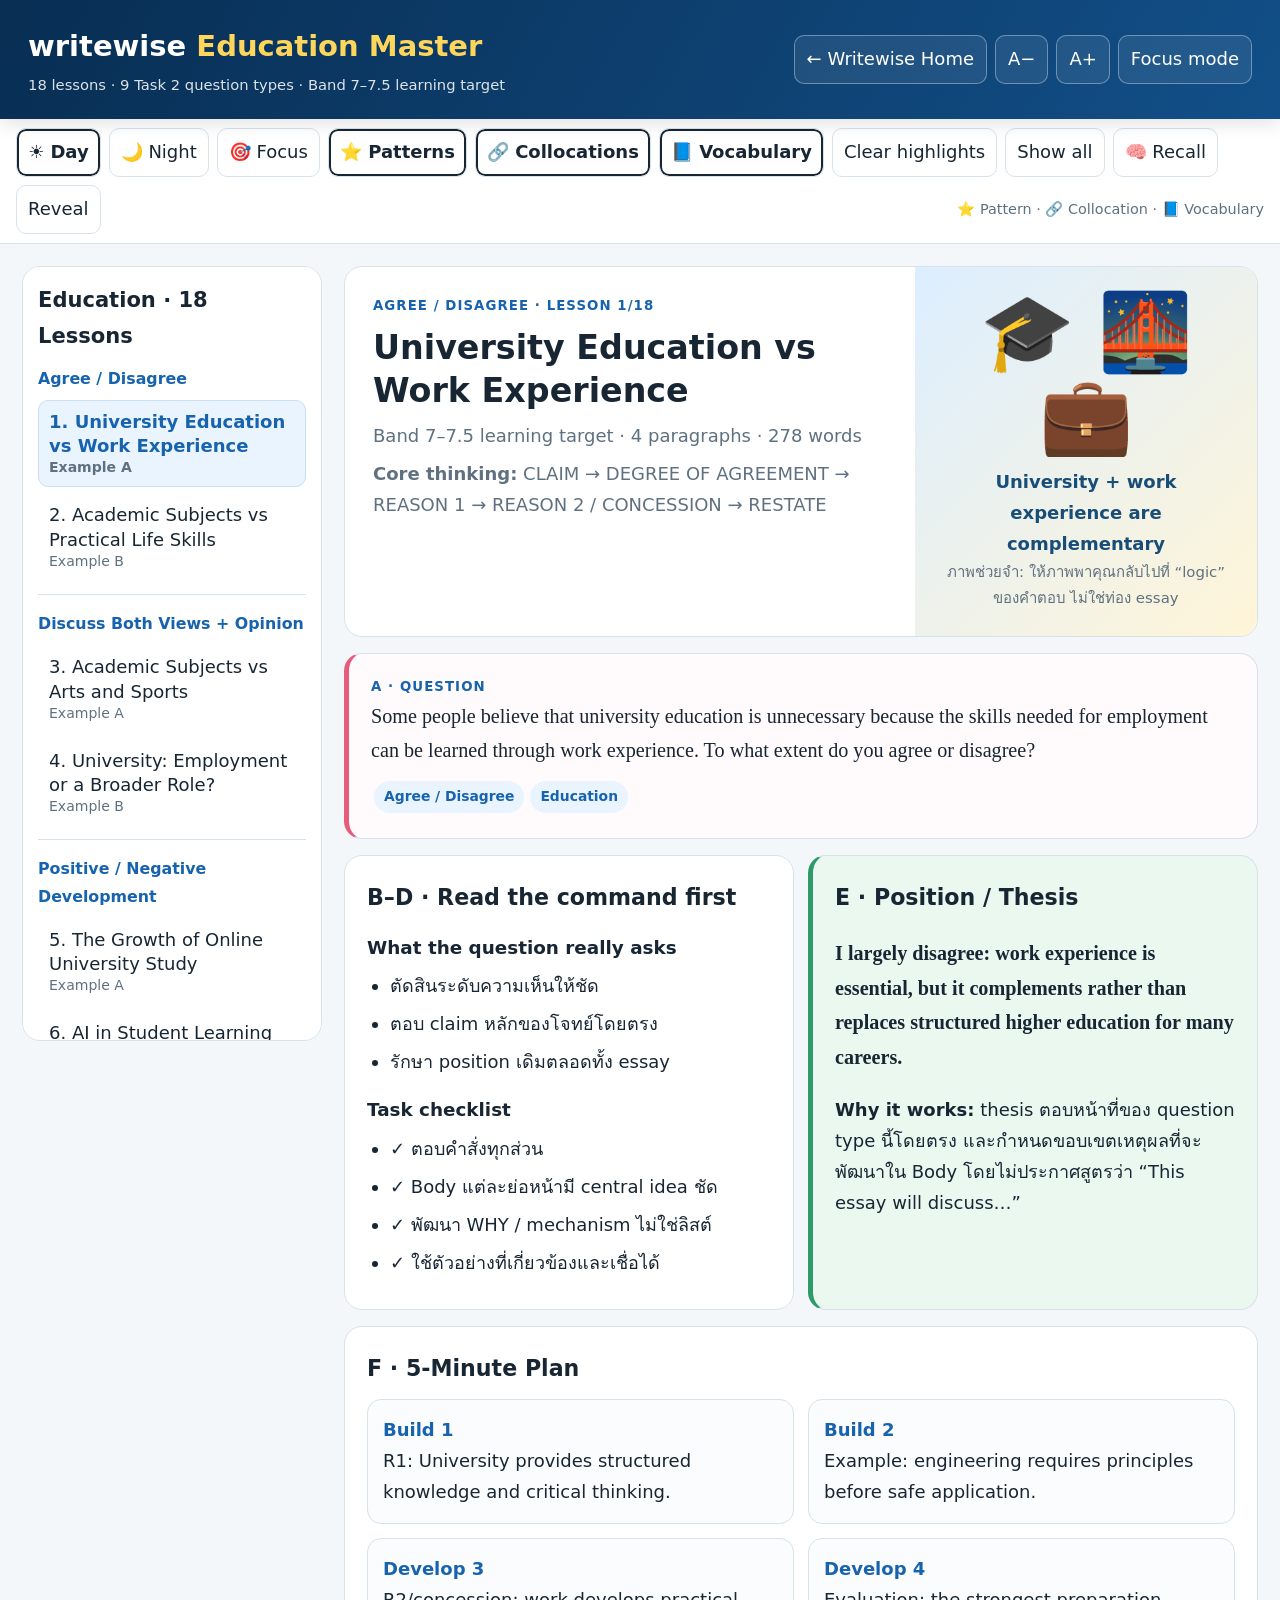
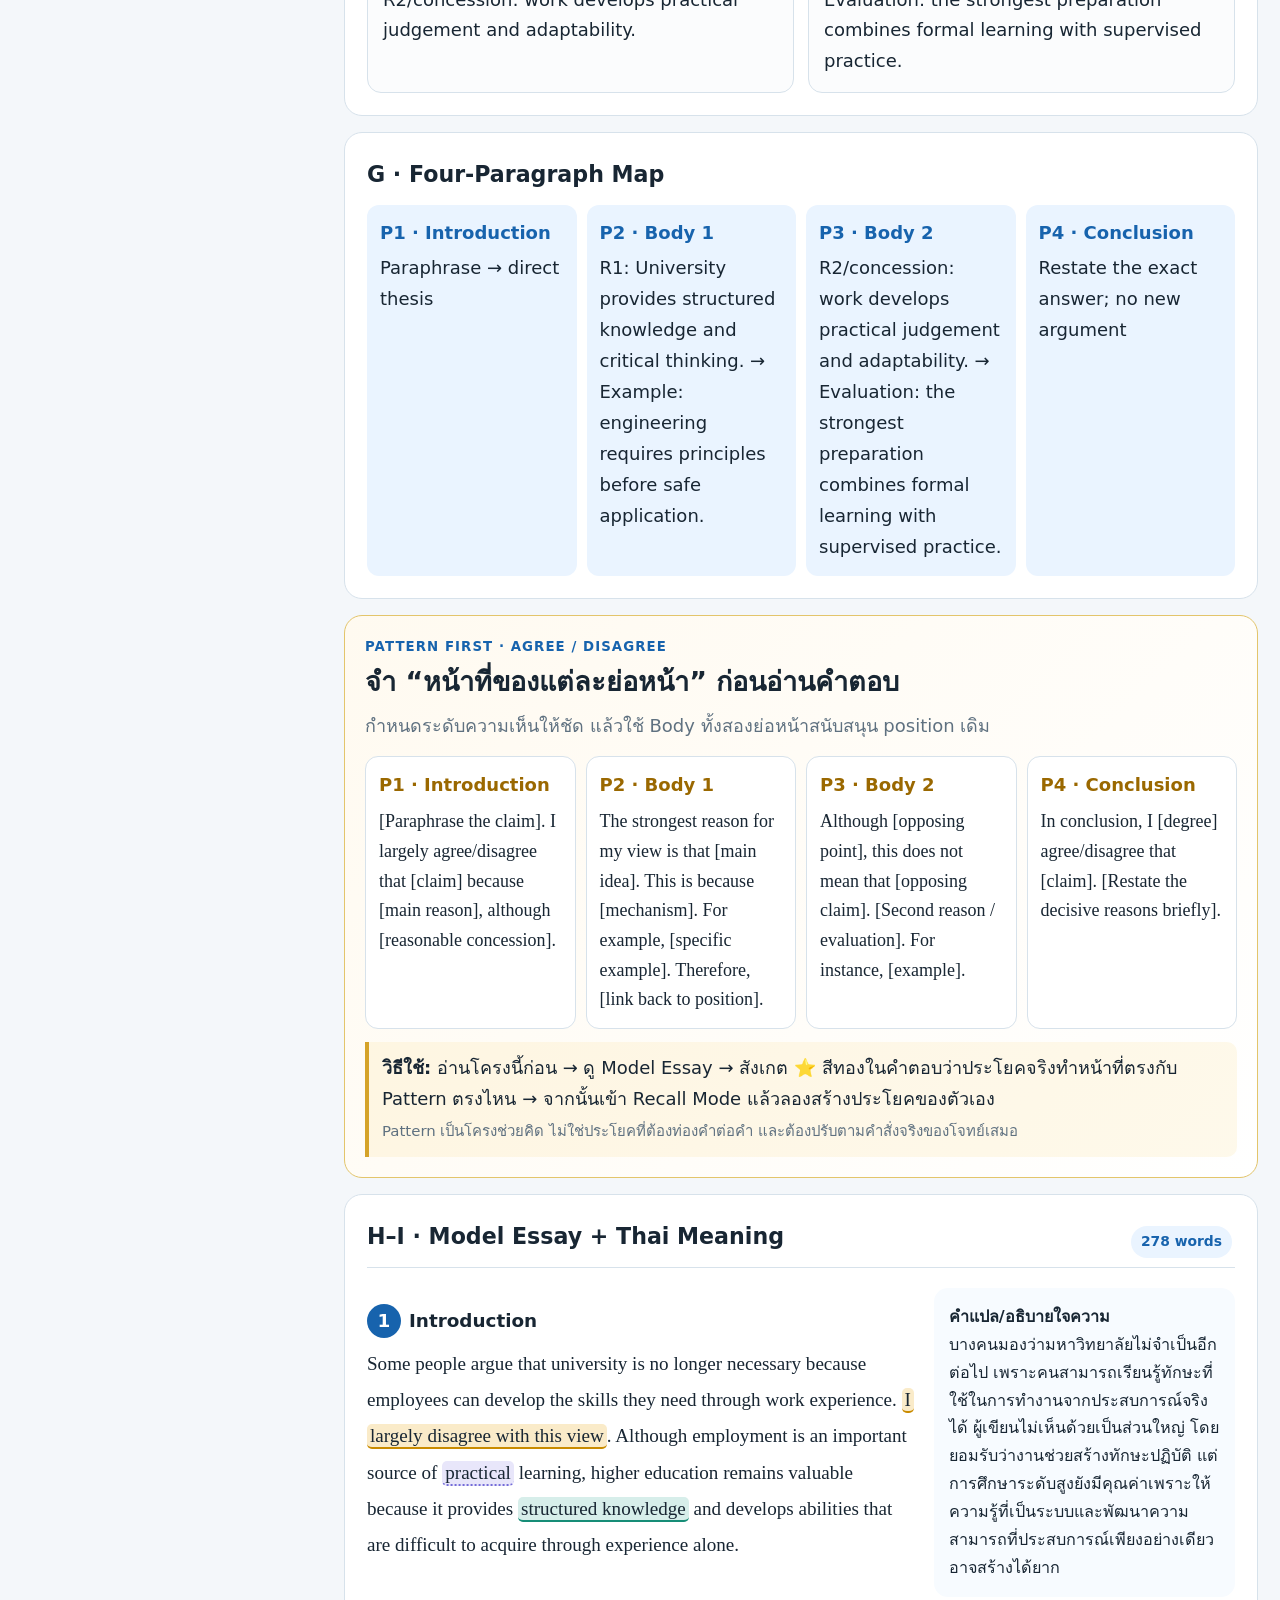
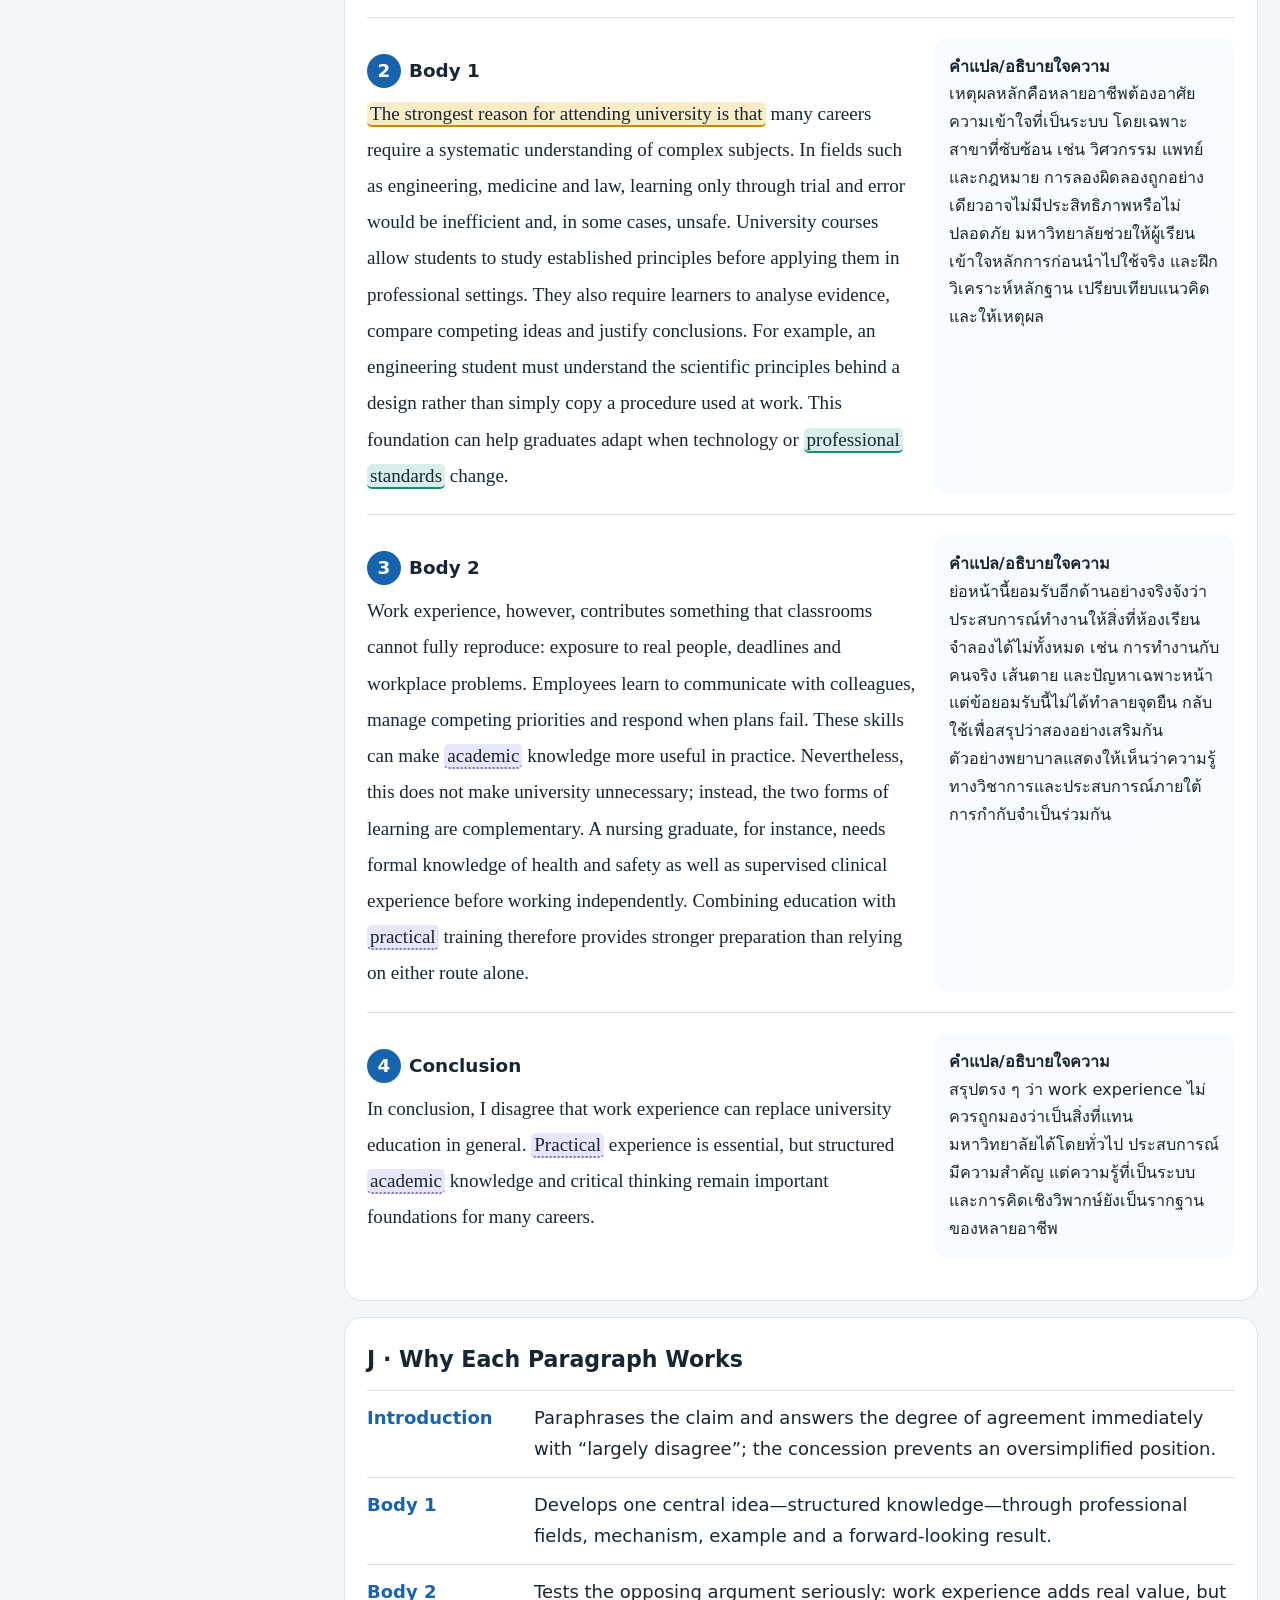
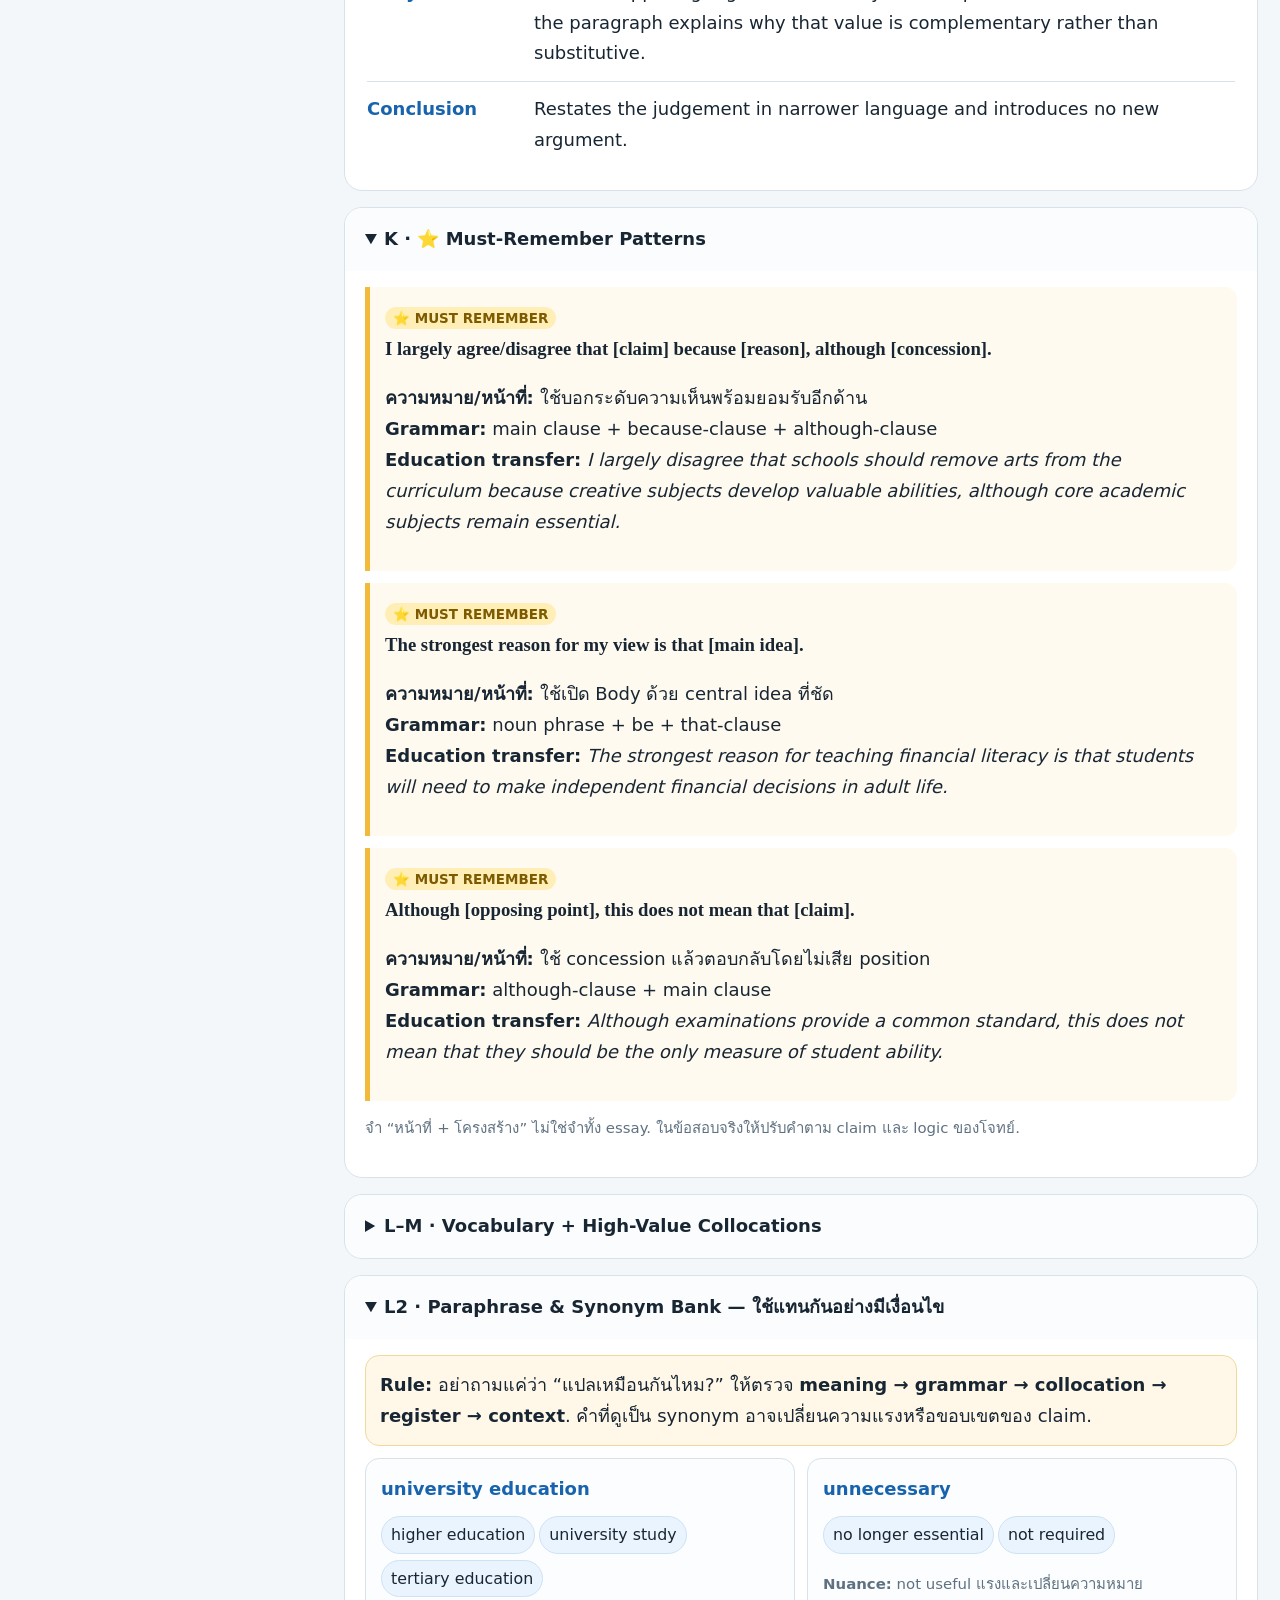
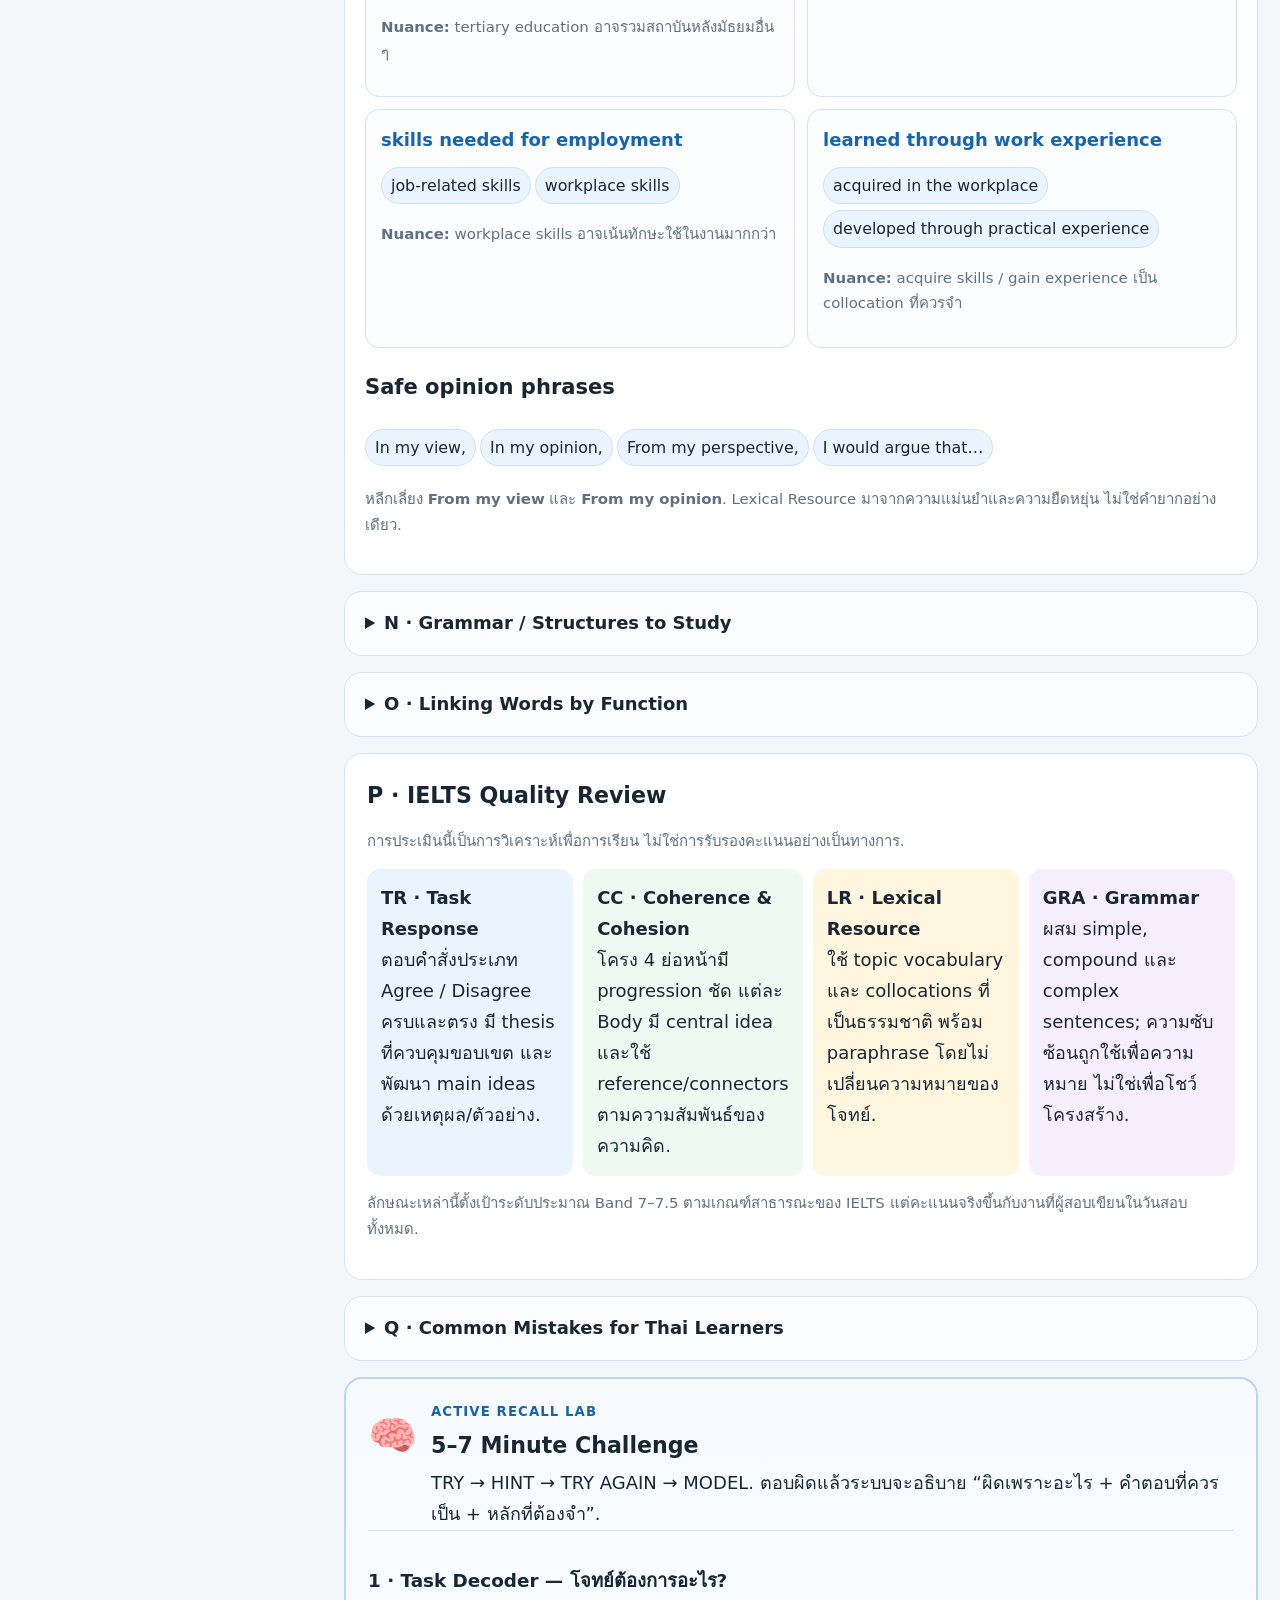
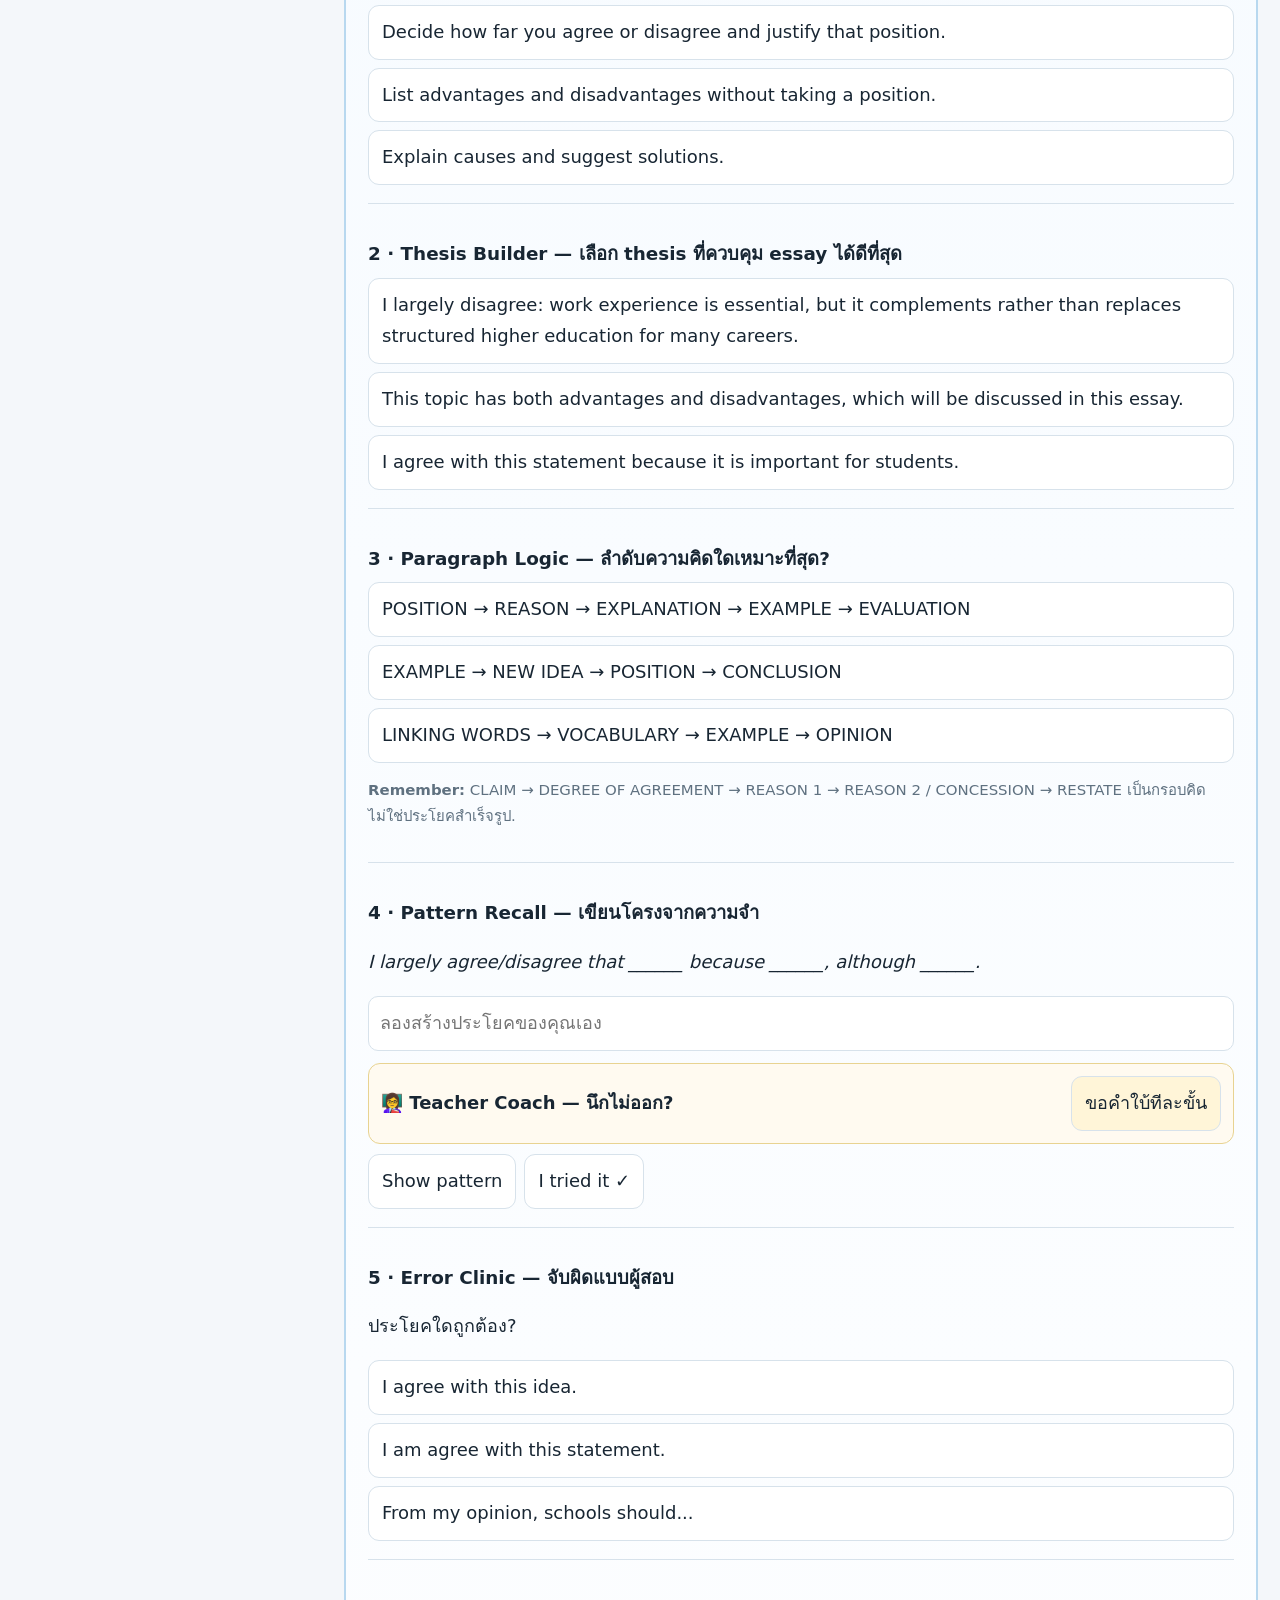
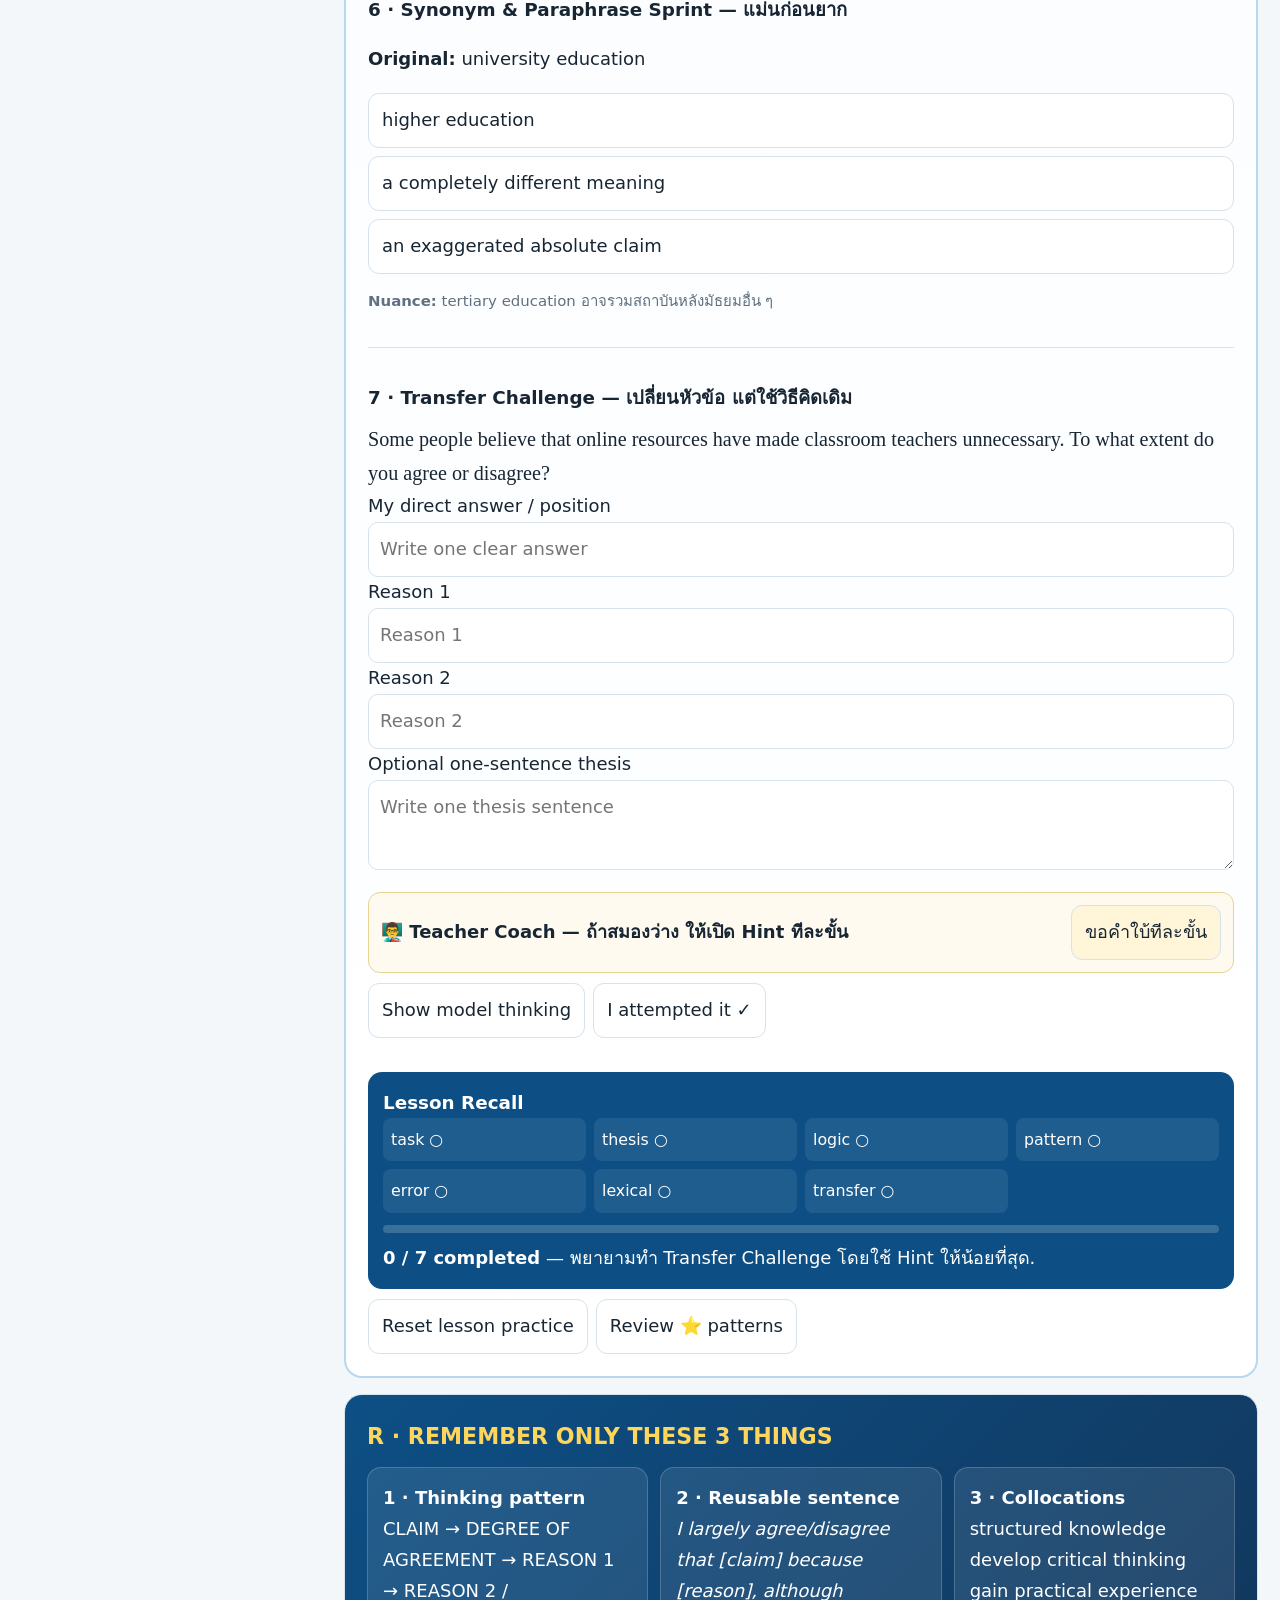
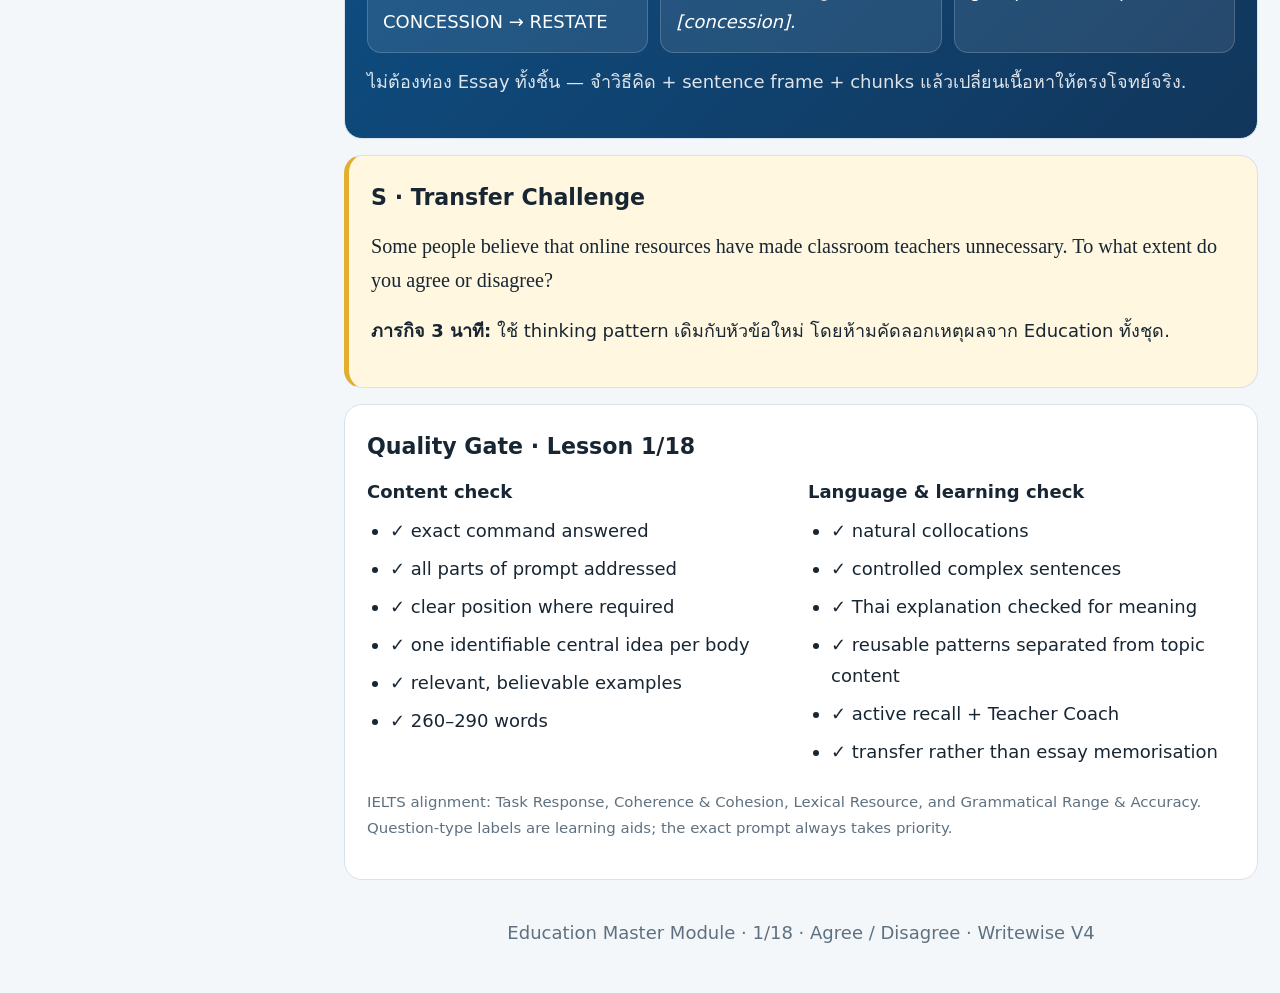
<file: education-master.html>
<!doctype html>
<html lang="th"><head><meta charset="utf-8"><meta name="viewport" content="width=device-width,initial-scale=1,viewport-fit=cover"><meta name="theme-color" content="#0b3157"><meta name="description" content="Writewise Education Master Module: 18 IELTS Writing Task 2 lessons across 9 question types with Thai explanations, active recall, vocabulary and Teacher Coach hints."><title>Writewise — Education Master Module · 18 Lessons</title><style>
:root{--navy:#0b3157;--blue:#1763ad;--sky:#eaf4ff;--pink:#fff0f4;--green:#eaf8f0;--gold:#fff7df;--ink:#182633;--muted:#5f7180;--line:#d7e2eb;--bg:#f4f7fa;--white:#fff;--size:18px}
*{box-sizing:border-box}html{scroll-behavior:smooth}body{margin:0;background:var(--bg);color:var(--ink);font-family:Tahoma,"Leelawadee UI","Noto Sans Thai",system-ui,sans-serif;font-size:var(--size);line-height:1.72}button,input,textarea{font:inherit}button{cursor:pointer}a{color:var(--blue)}
.top{background:linear-gradient(120deg,#082e53,#124f88);color:#fff;padding:22px 28px;position:sticky;top:0;z-index:20;box-shadow:0 4px 18px rgba(0,0,0,.12)}.topin{max-width:1540px;margin:auto;display:flex;gap:20px;align-items:center;justify-content:space-between}.brand{font-size:29px;font-weight:800}.brand span{color:#ffd65c}.sub{opacity:.86;font-size:.82em}.controls{display:flex;gap:8px;flex-wrap:wrap;align-items:center}.controls button,.controls a{border:1px solid rgba(255,255,255,.35);background:rgba(255,255,255,.08);color:#fff;border-radius:10px;padding:8px 12px;text-decoration:none}
.shell{max-width:1540px;margin:auto;display:grid;grid-template-columns:300px minmax(0,1fr);gap:22px;padding:22px}.side{position:sticky;top:105px;align-self:start;background:#fff;border:1px solid var(--line);border-radius:18px;padding:15px;max-height:calc(100vh - 125px);overflow:auto}.side h3{margin:0 0 10px}.type-group{border-top:1px solid var(--line);padding-top:10px;margin-top:10px}.type-group:first-of-type{border:0;margin-top:0;padding-top:0}.type-name{font-weight:800;color:var(--blue);font-size:.88em;margin:5px 0}.lesson-btn{width:100%;text-align:left;border:1px solid transparent;background:#fff;color:var(--ink);border-radius:10px;padding:9px 10px;margin:3px 0;line-height:1.35}.lesson-btn small{display:block;color:var(--muted);font-size:.78em}.lesson-btn.active{background:var(--sky);border-color:#c9dff2;color:var(--blue);font-weight:800}.side-note{font-size:.78em;color:var(--muted);border-top:1px solid var(--line);padding-top:12px;margin-top:12px}
main{min-width:0}.hero,.card,details{background:#fff;border:1px solid var(--line);border-radius:18px;margin-bottom:16px}.hero{overflow:hidden}.hero-grid{display:grid;grid-template-columns:1.25fr .75fr}.hero-copy{padding:28px}.eyebrow{font-weight:800;letter-spacing:.08em;color:var(--blue);font-size:.74em;text-transform:uppercase}.hero h1{font-size:1.85em;line-height:1.3;margin:8px 0}.hero p{margin:7px 0;color:var(--muted)}.memory-visual{background:linear-gradient(135deg,#dceeff,#fff5d8);padding:24px;display:grid;place-items:center;text-align:center;min-height:250px}.visual-icon{font-size:4.2em;line-height:1.1}.visual-memory{font-weight:800;color:#184d78;margin-top:10px;max-width:28ch}
.card{padding:22px}.card h2{font-size:1.23em;margin:0 0 12px}.card h3{font-size:1.02em;margin:16px 0 8px}.q{border-left:5px solid #e65d7b;background:#fffafb}.question{font-family:Georgia,"Times New Roman",serif;font-size:1.12em;line-height:1.72}.pill{display:inline-block;border-radius:999px;padding:4px 10px;font-size:.77em;font-weight:800;background:var(--sky);color:var(--blue);margin:3px}.grid2{display:grid;grid-template-columns:1fr 1fr;gap:14px}.grid3{display:grid;grid-template-columns:repeat(3,1fr);gap:12px}.mini{border:1px solid var(--line);border-radius:14px;padding:15px;background:#fbfcfd}.mini strong{color:var(--blue)}ul,ol{padding-left:23px;margin:8px 0}li{margin:7px 0}.thesis{background:var(--green);border-left:5px solid #2d9a68}.map{display:grid;grid-template-columns:repeat(4,1fr);gap:10px}.map div{background:var(--sky);border-radius:12px;padding:13px}.map b{display:block;color:var(--blue);margin-bottom:4px}
.essay-head{display:flex;justify-content:space-between;gap:10px;align-items:center}.para{display:grid;grid-template-columns:minmax(0,1.42fr) minmax(290px,.78fr);gap:18px;padding:20px 0;border-top:1px solid var(--line)}.para:first-of-type{border-top:0}.para .en{font-family:Georgia,"Times New Roman",serif;font-size:1.06em;line-height:1.9}.para .th{background:#f7fbff;border-radius:14px;padding:15px;font-size:.9em}.num{display:inline-grid;place-items:center;width:34px;height:34px;border-radius:50%;background:var(--blue);color:#fff;font-weight:800;margin-right:8px}.analysis-row{display:grid;grid-template-columns:155px 1fr;gap:12px;padding:12px 0;border-top:1px solid var(--line)}.analysis-row:first-child{border:0}.analysis-row>b{color:var(--blue)}
details{overflow:hidden}summary{cursor:pointer;font-weight:800;padding:16px 20px;background:#fbfcfd}details .inside{padding:4px 20px 20px}.star{border-left:5px solid #f2b93b;background:#fffaf0;padding:15px;border-radius:0 12px 12px 0;margin:12px 0}.star .p{font-family:Georgia,"Times New Roman",serif;font-size:1.04em;font-weight:700}.tag{font-size:.75em;font-weight:800;color:#7d5a00;background:#ffefb7;border-radius:999px;padding:3px 8px}.tablewrap{overflow:auto}.tbl{width:100%;border-collapse:collapse;min-width:860px}.tbl th,.tbl td{text-align:left;vertical-align:top;padding:10px;border-bottom:1px solid var(--line)}.tbl th{background:#f4f8fb;color:var(--blue)}.collos{display:flex;gap:8px;flex-wrap:wrap}.collo{background:var(--green);border:1px solid #cce9d8;border-radius:999px;padding:7px 11px;font-weight:700}.lex-note{background:#fff8e8;border:1px solid #f0d99b;border-radius:14px;padding:14px;margin:12px 0}.syn-grid{display:grid;grid-template-columns:repeat(2,minmax(0,1fr));gap:12px}.syn-card{border:1px solid var(--line);border-radius:14px;padding:15px;background:#fbfdff}.syn-card h4{margin:0 0 8px;color:var(--blue)}.syn-chip{display:inline-block;margin:3px 4px 3px 0;padding:4px 9px;border-radius:999px;background:var(--sky);border:1px solid #cfe2f4;font-size:.88em}.micro,.source{font-size:.83em;color:var(--muted)}.func{display:grid;grid-template-columns:135px 1fr;gap:8px;padding:8px 0;border-bottom:1px solid var(--line)}.rubric{display:grid;grid-template-columns:repeat(4,1fr);gap:10px}.rubric div{border-radius:13px;padding:14px}.rubric div:nth-child(1){background:#eaf4ff}.rubric div:nth-child(2){background:#eef9f1}.rubric div:nth-child(3){background:#fff6df}.rubric div:nth-child(4){background:#f7efff}.wrong{background:#fff2f2;border-left:4px solid #d95656;padding:10px 12px;border-radius:0 10px 10px 0;margin:8px 0}.right{color:#146b49;font-weight:700}
.lab{border:2px solid #b8d8ef;background:linear-gradient(180deg,#f7fbff,#fff)}.lab-intro{display:flex;gap:14px;align-items:flex-start}.lab-icon{font-size:2.2em}.challenge{border-top:1px solid var(--line);padding:18px 0}.challenge:first-of-type{border-top:0}.options{display:grid;gap:8px}.opt,.reveal,.coach-btn{width:100%;text-align:left;border:1px solid var(--line);background:#fff;border-radius:11px;padding:11px 13px;color:var(--ink)}.opt:hover,.reveal:hover,.coach-btn:hover{border-color:var(--blue);background:#f7fbff}.opt.correct{border-color:#4ca77b;background:#eaf8f0}.opt.wrongopt{border-color:#d98282;background:#fff1f1}.feedback{display:none;margin-top:10px;padding:12px;border-radius:10px;background:#f4f8fb}.feedback.show{display:block}.teach-point{margin-top:8px;padding-top:8px;border-top:1px solid var(--line)}.coach{margin-top:12px;border:1px solid #e8d391;background:#fffaf0;border-radius:12px;padding:12px}.coach-head{display:flex;gap:10px;align-items:center;justify-content:space-between}.coach-btn{width:auto;background:#fff5d8}.hint{display:none;margin-top:10px;padding:10px;border-left:4px solid #e3ad2d;background:#fff}.hint.show{display:block}.short-input,.short-area{width:100%;border:1px solid var(--line);border-radius:10px;padding:11px;background:#fff;color:var(--ink)}.short-area{min-height:90px}.lab-actions{display:flex;gap:8px;flex-wrap:wrap;margin-top:10px}.lab-actions .reveal{width:auto}.score{background:#0d4f85;color:#fff;border-radius:14px;padding:15px;margin-top:16px}.score-grid{display:grid;grid-template-columns:repeat(4,1fr);gap:8px;font-size:.88em}.score-grid div{background:rgba(255,255,255,.08);padding:8px;border-radius:8px}.progressbar{height:8px;background:rgba(255,255,255,.18);border-radius:8px;overflow:hidden;margin-top:12px}.progressbar i{display:block;height:100%;width:0;background:#ffd65c}.memory{background:linear-gradient(135deg,#0d4f85,#12365b);color:#fff}.memory h2{color:#ffd65c}.memory .grid3>div{background:rgba(255,255,255,.09);border:1px solid rgba(255,255,255,.18);border-radius:14px;padding:15px}.footer{text-align:center;color:var(--muted);padding:22px}.focus .secondary{display:none}.focus .para{grid-template-columns:1fr}.focus .para .th{display:none}.loading{padding:50px;text-align:center;color:var(--muted)}
@media(max-width:1050px){.shell{grid-template-columns:1fr}.side{position:static;max-height:none}.type-group{display:inline-block;vertical-align:top;width:min(330px,90vw);margin-right:8px}.hero-grid,.grid2,.grid3,.rubric{grid-template-columns:1fr}.map{grid-template-columns:1fr 1fr}.para{grid-template-columns:1fr}.score-grid{grid-template-columns:repeat(2,1fr)}}@media(max-width:600px){body{font-size:16px}.top{position:static;padding:16px 13px}.topin{display:block}.controls{margin-top:10px}.shell{padding:10px}.hero h1{font-size:1.5em}.hero-copy{padding:20px}.memory-visual{min-height:210px}.map{grid-template-columns:1fr}.analysis-row{grid-template-columns:1fr}.card{padding:16px}.syn-grid{grid-template-columns:1fr}.score-grid{grid-template-columns:1fr}.visual-icon{font-size:3.2em}}@media print{.top,.side,.controls,.lab{display:none}.shell{display:block;padding:0}.card,.hero,details{break-inside:avoid}body{background:#fff}.inside{display:block!important}}
</style><link rel="stylesheet" href="assets/visual-memory.css">
</head>
<body><header class="top"><div class="topin"><div><div class="brand">writewise <span>Education Master</span></div><div class="sub">18 lessons · 9 Task 2 question types · Band 7–7.5 learning target</div></div><div class="controls"><a href="index.html">← Writewise Home</a><button id="smaller">A−</button><button id="larger">A+</button><button id="focus">Focus mode</button></div></div></header>
<div class="shell"><aside class="side"><h3>Education · 18 Lessons</h3><div id="lessonNav"></div><div class="side-note">อ่านคำสั่งจริงก่อนจำ pattern เสมอ<br><br>Progress แบบฝึกเก็บใน browser เครื่องนี้ชั่วคราว และออกแบบไว้ให้ย้ายไป cloud ภายหลังได้</div></aside><main id="main"><div class="loading">กำลังโหลด Education Master…</div></main></div>
<script id="lesson-data" type="application/json">{
  "version": 4,
  "module": "Writewise IELTS Writing Task 2 — Education Master Module",
  "targetBand": "7.0–7.5",
  "lessons": [
    {
      "id": "agree-a",
      "number": 1,
      "type": "Agree / Disagree",
      "title": "University Education vs Work Experience",
      "question": "Some people believe that university education is unnecessary because the skills needed for employment can be learned through work experience. To what extent do you agree or disagree?",
      "thesis": "I largely disagree: work experience is essential, but it complements rather than replaces structured higher education for many careers.",
      "visual": "🎓 🌉 💼",
      "memory": "University + work experience are complementary",
      "plan": [
        "R1: University provides structured knowledge and critical thinking.",
        "Example: engineering requires principles before safe application.",
        "R2/concession: work develops practical judgement and adaptability.",
        "Evaluation: the strongest preparation combines formal learning with supervised practice."
      ],
      "essay": [
        "Some people argue that university is no longer necessary because employees can develop the skills they need through work experience. I largely disagree with this view. Although employment is an important source of practical learning, higher education remains valuable because it provides structured knowledge and develops abilities that are difficult to acquire through experience alone.",
        "The strongest reason for attending university is that many careers require a systematic understanding of complex subjects. In fields such as engineering, medicine and law, learning only through trial and error would be inefficient and, in some cases, unsafe. University courses allow students to study established principles before applying them in professional settings. They also require learners to analyse evidence, compare competing ideas and justify conclusions. For example, an engineering student must understand the scientific principles behind a design rather than simply copy a procedure used at work. This foundation can help graduates adapt when technology or professional standards change.",
        "Work experience, however, contributes something that classrooms cannot fully reproduce: exposure to real people, deadlines and workplace problems. Employees learn to communicate with colleagues, manage competing priorities and respond when plans fail. These skills can make academic knowledge more useful in practice. Nevertheless, this does not make university unnecessary; instead, the two forms of learning are complementary. A nursing graduate, for instance, needs formal knowledge of health and safety as well as supervised clinical experience before working independently. Combining education with practical training therefore provides stronger preparation than relying on either route alone.",
        "In conclusion, I disagree that work experience can replace university education in general. Practical experience is essential, but structured academic knowledge and critical thinking remain important foundations for many careers."
      ],
      "thai": [
        "บางคนมองว่ามหาวิทยาลัยไม่จำเป็นอีกต่อไป เพราะคนสามารถเรียนรู้ทักษะที่ใช้ในการทำงานจากประสบการณ์จริงได้ ผู้เขียนไม่เห็นด้วยเป็นส่วนใหญ่ โดยยอมรับว่างานช่วยสร้างทักษะปฏิบัติ แต่การศึกษาระดับสูงยังมีคุณค่าเพราะให้ความรู้ที่เป็นระบบและพัฒนาความสามารถที่ประสบการณ์เพียงอย่างเดียวอาจสร้างได้ยาก",
        "เหตุผลหลักคือหลายอาชีพต้องอาศัยความเข้าใจที่เป็นระบบ โดยเฉพาะสาขาที่ซับซ้อน เช่น วิศวกรรม แพทย์ และกฎหมาย การลองผิดลองถูกอย่างเดียวอาจไม่มีประสิทธิภาพหรือไม่ปลอดภัย มหาวิทยาลัยช่วยให้ผู้เรียนเข้าใจหลักการก่อนนำไปใช้จริง และฝึกวิเคราะห์หลักฐาน เปรียบเทียบแนวคิด และให้เหตุผล",
        "ย่อหน้านี้ยอมรับอีกด้านอย่างจริงจังว่า ประสบการณ์ทำงานให้สิ่งที่ห้องเรียนจำลองได้ไม่ทั้งหมด เช่น การทำงานกับคนจริง เส้นตาย และปัญหาเฉพาะหน้า แต่ข้อยอมรับนี้ไม่ได้ทำลายจุดยืน กลับใช้เพื่อสรุปว่าสองอย่างเสริมกัน ตัวอย่างพยาบาลแสดงให้เห็นว่าความรู้ทางวิชาการและประสบการณ์ภายใต้การกำกับจำเป็นร่วมกัน",
        "สรุปตรง ๆ ว่า work experience ไม่ควรถูกมองว่าเป็นสิ่งที่แทนมหาวิทยาลัยได้โดยทั่วไป ประสบการณ์มีความสำคัญ แต่ความรู้ที่เป็นระบบและการคิดเชิงวิพากษ์ยังเป็นรากฐานของหลายอาชีพ"
      ],
      "paragraphAnalysis": [
        "Paraphrases the claim and answers the degree of agreement immediately with “largely disagree”; the concession prevents an oversimplified position.",
        "Develops one central idea—structured knowledge—through professional fields, mechanism, example and a forward-looking result.",
        "Tests the opposing argument seriously: work experience adds real value, but the paragraph explains why that value is complementary rather than substitutive.",
        "Restates the judgement in narrower language and introduces no new argument."
      ],
      "terms": [
        "academic",
        "practical",
        "adaptable",
        "supervised",
        "qualification",
        "collaboration",
        "assessment",
        "readiness"
      ],
      "collocations": [
        [
          "structured knowledge",
          "ความรู้ที่เป็นระบบ"
        ],
        [
          "develop critical thinking",
          "พัฒนาการคิดเชิงวิพากษ์"
        ],
        [
          "gain practical experience",
          "ได้รับประสบการณ์ปฏิบัติ"
        ],
        [
          "professional standards",
          "มาตรฐานวิชาชีพ"
        ],
        [
          "supervised clinical experience",
          "ประสบการณ์คลินิกภายใต้การกำกับ"
        ],
        [
          "adapt to change",
          "ปรับตัวต่อการเปลี่ยนแปลง"
        ]
      ],
      "synonyms": [
        [
          "university education",
          "higher education · university study · tertiary education",
          "tertiary education อาจรวมสถาบันหลังมัธยมอื่น ๆ"
        ],
        [
          "unnecessary",
          "no longer essential · not required",
          "not useful แรงและเปลี่ยนความหมาย"
        ],
        [
          "skills needed for employment",
          "job-related skills · workplace skills",
          "workplace skills อาจเน้นทักษะใช้ในงานมากกว่า"
        ],
        [
          "learned through work experience",
          "acquired in the workplace · developed through practical experience",
          "acquire skills / gain experience เป็น collocation ที่ควรจำ"
        ]
      ],
      "transfer": [
        "Some people believe that online resources have made classroom teachers unnecessary. To what extent do you agree or disagree?",
        [
          "เลือก degree of agreement ก่อน",
          "คิดว่า online resources ทำอะไรได้ดี",
          "คิดว่า teacher ยังทำอะไรที่ทดแทนยาก",
          "ลองใช้: Although online resources have made ___ easier, I largely disagree that..."
        ],
        "I would largely disagree: online resources widen access and support self-paced review, but teachers still diagnose misunderstanding, adapt instruction and provide responsive guidance."
      ],
      "wordCount": 278,
      "annotations": [
        {
          "text": "I largely disagree with this view",
          "type": "pattern",
          "priority": "must-remember"
        },
        {
          "text": "The strongest reason for attending university is that",
          "type": "pattern",
          "priority": "must-remember"
        },
        {
          "text": "structured knowledge",
          "type": "collocation",
          "priority": "must-remember"
        },
        {
          "text": "professional standards",
          "type": "collocation",
          "priority": "useful"
        },
        {
          "text": "academic",
          "type": "vocabulary",
          "priority": "useful"
        },
        {
          "text": "practical",
          "type": "vocabulary",
          "priority": "useful"
        }
      ]
    },
    {
      "id": "agree-b",
      "number": 2,
      "type": "Agree / Disagree",
      "title": "Academic Subjects vs Practical Life Skills",
      "question": "Schools should focus mainly on academic subjects such as mathematics and science, while practical life skills should be taught at home. To what extent do you agree or disagree?",
      "thesis": "I largely disagree: academic subjects should remain central, but schools should also provide essential practical skills because home support is unequal and these skills can reinforce academic learning.",
      "visual": "⚖️ SCHOOL + HOME",
      "memory": "Academic core + practical layer — not either/or",
      "plan": [
        "R1: Home support varies, so school ensures a common minimum.",
        "Example: budgeting and financial literacy.",
        "R2: Practical skills can be integrated without weakening academics.",
        "Evaluation: school and family share responsibility."
      ],
      "essay": [
        "Some people argue that schools should concentrate mainly on academic subjects such as mathematics and science, leaving practical life skills to families. I largely disagree with this view. Although parents have an important role in preparing children for adulthood, schools should also teach selected practical skills because not every student receives the same support at home and these abilities are essential for independent life.",
        "One reason schools should share this responsibility is that family circumstances vary considerably. Some parents have the time and confidence to teach budgeting, cooking or basic financial planning, whereas others may work long hours or lack experience in these areas themselves. If practical education is left entirely to the home, students may therefore enter adulthood with very different levels of preparation. A short school programme on managing a monthly budget, for example, could ensure that every teenager understands basic ideas such as saving, borrowing and essential expenditure. This would provide a common foundation without replacing parental guidance.",
        "Academic subjects must still remain central because they develop knowledge and reasoning that students need for further study and many careers. However, practical education does not have to compete with this purpose. Schools can integrate communication, teamwork and decision-making into existing subjects or offer limited modules on everyday responsibilities. For instance, a mathematics class can use interest rates and household budgets to teach percentages while also improving financial literacy. In this way, practical learning can reinforce academic content rather than reduce the time available for it.",
        "In conclusion, I disagree that practical life skills should be taught only at home. Families should continue to guide children, but schools can provide fair access to essential abilities while preserving a strong academic curriculum."
      ],
      "thai": [
        "บางคนเห็นว่าโรงเรียนควรเน้นวิชาการ เช่น คณิตศาสตร์และวิทยาศาสตร์ ส่วนทักษะชีวิตควรเป็นหน้าที่ของครอบครัว ผู้เขียนไม่เห็นด้วยเป็นส่วนใหญ่ เพราะแม้พ่อแม่มีบทบาทสำคัญ แต่เด็กแต่ละคนได้รับการสนับสนุนจากบ้านไม่เท่ากัน และทักษะพื้นฐานบางอย่างจำเป็นต่อการใช้ชีวิตอย่างอิสระ",
        "เหตุผลแรกคือสภาพครอบครัวแตกต่างกันมาก บางบ้านมีเวลาและความรู้ในการสอนเรื่องงบประมาณ การทำอาหาร หรือการวางแผนการเงิน แต่บางบ้านไม่มี หากปล่อยให้เป็นหน้าที่ของครอบครัวทั้งหมด เด็กจะเข้าสู่วัยผู้ใหญ่ด้วยความพร้อมที่ไม่เท่ากัน โรงเรียนจึงควรให้พื้นฐานร่วม เช่น การจัดงบประมาณรายเดือน โดยไม่ต้องแทนที่คำแนะนำจากพ่อแม่",
        "วิชาการยังต้องเป็นแกนหลัก เพราะสร้างความรู้และการใช้เหตุผลสำหรับการศึกษาต่อและอาชีพต่าง ๆ แต่ทักษะชีวิตไม่จำเป็นต้องแย่งเวลาจากวิชาการ โรงเรียนสามารถบูรณาการการสื่อสาร การทำงานเป็นทีม และการตัดสินใจเข้าไปในวิชาเดิม เช่น ใช้งบประมาณครัวเรือนและดอกเบี้ยในการสอนเปอร์เซ็นต์ ทำให้ทักษะชีวิตช่วยเสริมเนื้อหาวิชาการ",
        "สรุปว่าไม่ควรให้ทักษะชีวิตเป็นหน้าที่ของบ้านเพียงฝ่ายเดียว ครอบครัวยังควรมีบทบาท แต่โรงเรียนสามารถทำให้เด็กทุกคนเข้าถึงทักษะจำเป็นได้อย่างเป็นธรรม โดยยังคงหลักสูตรวิชาการที่เข้มแข็ง"
      ],
      "paragraphAnalysis": [
        "Answers the exact claim that life skills should be left to families and sets a qualified but clear disagreement.",
        "Uses unequal home support as the single organising idea, then shows why school provision creates a fair minimum rather than replacing parents.",
        "Protects the importance of academic subjects while showing a mechanism for integration, so the response does not create a false choice between academics and life skills.",
        "Returns to shared responsibility and preserves the same degree of disagreement."
      ],
      "terms": [
        "curriculum",
        "academic",
        "practical",
        "literacy",
        "integrate",
        "reinforce",
        "readiness",
        "civic"
      ],
      "collocations": [
        [
          "academic subjects",
          "วิชาวิชาการ"
        ],
        [
          "practical life skills",
          "ทักษะชีวิตเชิงปฏิบัติ"
        ],
        [
          "financial literacy",
          "ความรู้ทางการเงิน"
        ],
        [
          "manage a budget",
          "จัดการงบประมาณ"
        ],
        [
          "integrate skills into the curriculum",
          "บูรณาการทักษะเข้าหลักสูตร"
        ],
        [
          "provide a common foundation",
          "ให้พื้นฐานร่วม"
        ]
      ],
      "synonyms": [
        [
          "focus mainly on",
          "concentrate primarily on · give priority to",
          "give priority to เปลี่ยนโครงเป็น priority to + noun"
        ],
        [
          "academic subjects",
          "core subjects · academic disciplines",
          "core subjects เน้นวิชาแกน; disciplines มักเป็นระดับวิชาการสูงกว่า"
        ],
        [
          "practical life skills",
          "everyday skills · real-life skills",
          "ไม่ใช่ vocational skills เสมอไป"
        ],
        [
          "taught at home",
          "learned within the family · taught by parents",
          "อย่าเปลี่ยนเป็น self-taught เพราะความหมายเปลี่ยน"
        ]
      ],
      "transfer": [
        "Some people believe that employers should be responsible for teaching workers all the skills they need, while individuals should not need to develop these skills independently. To what extent do you agree or disagree?",
        [
          "เลือก degree of agreement ก่อน",
          "คิดว่า employer ให้ทักษะอะไรได้ดี",
          "คิดว่า individual responsibility ยังจำเป็นตรงไหน",
          "ลองใช้: Although employers can..., I largely disagree that... because..."
        ],
        "I would largely disagree: employers should provide job-specific training, but individuals still need to develop transferable skills and take responsibility for continued learning."
      ],
      "wordCount": 282,
      "annotations": [
        {
          "text": "I largely disagree with this view",
          "type": "pattern",
          "priority": "must-remember"
        },
        {
          "text": "One reason schools should share this responsibility is that",
          "type": "pattern",
          "priority": "must-remember"
        },
        {
          "text": "academic subjects",
          "type": "collocation",
          "priority": "must-remember"
        },
        {
          "text": "practical life skills",
          "type": "collocation",
          "priority": "useful"
        },
        {
          "text": "curriculum",
          "type": "vocabulary",
          "priority": "useful"
        },
        {
          "text": "academic",
          "type": "vocabulary",
          "priority": "useful"
        }
      ]
    },
    {
      "id": "discuss-a",
      "number": 3,
      "type": "Discuss Both Views + Opinion",
      "title": "Academic Subjects vs Arts and Sports",
      "question": "Some people believe that schools should concentrate on academic subjects, while others think that arts and sports are equally important. Discuss both views and give your own opinion.",
      "thesis": "Academic subjects are essential for further study and many careers, but I favour a balanced curriculum because arts and sports develop creativity, cooperation and resilience that examinations do not fully measure.",
      "visual": "📚 + 🎨 + ⚽",
      "memory": "Core knowledge + whole-person development",
      "plan": [
        "View A: academics support university entry and core reasoning.",
        "Example: numeracy supports economics and physics.",
        "View B: arts/sports develop creativity, teamwork and resilience.",
        "Opinion: protect both; academics remain major but not exclusive."
      ],
      "essay": [
        "Some people believe schools should devote most of their attention to academic subjects, whereas others argue that arts and sports deserve equal importance. Both positions have merit, but I believe a balanced curriculum is preferable because academic learning provides essential intellectual foundations while creative and physical activities develop abilities that conventional classroom subjects do not fully address.",
        "Those who prioritise academic subjects have a strong practical argument. Mathematics, science and languages are directly connected with university entry and many professional careers, so schools must ensure that students reach an adequate standard in these areas. Academic subjects also train learners to analyse information, solve problems and communicate ideas clearly. If a school reduces teaching time for core subjects too far, students may struggle in later education. For example, a pupil who lacks basic numeracy will face difficulties not only in mathematics but also in subjects such as economics and physics.",
        "However, arts and sports contribute to education in different but equally valuable ways. Music, drama and visual arts can encourage creativity and self-expression, while team sports develop cooperation, discipline and resilience. These benefits are especially important for students whose strengths are not captured by written examinations. A school orchestra, for instance, requires learners to practise individually while coordinating closely with a group, combining persistence with collaboration. In my view, this broader development justifies protecting meaningful time for arts and physical education, even though academic subjects should remain a major part of the timetable.",
        "In conclusion, schools need strong academic programmes, but education should not be reduced to examination subjects alone. A balanced curriculum that includes arts and sports is more likely to develop capable, healthy and adaptable young people."
      ],
      "thai": [
        "โจทย์มีสองมุมมอง: ฝ่ายหนึ่งให้ความสำคัญกับวิชาการ ส่วนอีกฝ่ายเห็นว่าศิลปะและกีฬาควรสำคัญเท่า ๆ กัน ผู้เขียนยอมรับเหตุผลของทั้งสองฝ่าย แต่เลือกหลักสูตรที่สมดุล เพราะวิชาการสร้างฐานทางปัญญา ขณะที่ศิลปะและกีฬาพัฒนาความสามารถอีกด้านที่วิชาในห้องเรียนให้ได้ไม่ครบ",
        "ฝ่ายที่เน้นวิชาการมีเหตุผลเชิงปฏิบัติ เพราะคณิตศาสตร์ วิทยาศาสตร์ และภาษาเกี่ยวข้องกับการเข้ามหาวิทยาลัยและหลายอาชีพ อีกทั้งช่วยฝึกวิเคราะห์ แก้ปัญหา และสื่อสาร หากลดเวลาเรียนวิชาแกนมากเกินไป นักเรียนอาจมีปัญหาในระดับที่สูงขึ้น ตัวอย่างเช่นพื้นฐานคณิตศาสตร์ที่อ่อนย่อมกระทบทั้งเศรษฐศาสตร์และฟิสิกส์",
        "อีกด้านหนึ่ง ศิลปะและกีฬาพัฒนาความคิดสร้างสรรค์ การแสดงออก ความร่วมมือ วินัย และความยืดหยุ่นทางใจ โดยเฉพาะนักเรียนที่ความสามารถไม่ได้สะท้อนผ่านข้อสอบเขียน ตัวอย่างวงดนตรีของโรงเรียนแสดงให้เห็นว่าผู้เรียนต้องฝึกด้วยตนเองและทำงานร่วมกับผู้อื่น ผู้เขียนจึงเห็นว่าควรมีเวลาที่จริงจังให้ศิลปะและกีฬา แม้วิชาการยังเป็นส่วนใหญ่ของตารางเรียน",
        "สรุปว่าโรงเรียนต้องมีวิชาการที่แข็งแรง แต่การศึกษาไม่ควรถูกจำกัดอยู่แค่วิชาสอบ หลักสูตรที่สมดุลมีแนวโน้มพัฒนาเด็กให้มีความสามารถ สุขภาพดี และปรับตัวได้มากกว่า"
      ],
      "paragraphAnalysis": [
        "Frames both positions neutrally and gives the writer’s preference without dismissing either side.",
        "Explains why supporters prioritise academic subjects, then grounds the argument in later study and a numeracy example.",
        "Explains the distinct value of arts and sports, then adds the writer’s evaluation; this satisfies both the second view and the opinion requirement.",
        "Summarises the balance: strong academics remain necessary, but education should develop more than examination performance."
      ],
      "terms": [
        "curriculum",
        "academic",
        "creativity",
        "resilience",
        "collaboration",
        "assessment",
        "adaptable",
        "reinforce"
      ],
      "collocations": [
        [
          "core academic subjects",
          "วิชาแกนทางวิชาการ"
        ],
        [
          "develop creativity",
          "พัฒนาความคิดสร้างสรรค์"
        ],
        [
          "team sports",
          "กีฬาประเภททีม"
        ],
        [
          "build resilience",
          "สร้างความยืดหยุ่นทางใจ"
        ],
        [
          "written examinations",
          "ข้อสอบเขียน"
        ],
        [
          "balanced curriculum",
          "หลักสูตรที่สมดุล"
        ]
      ],
      "synonyms": [
        [
          "concentrate on",
          "focus on · give priority to",
          "give priority to + noun"
        ],
        [
          "academic subjects",
          "core academic subjects · examination subjects",
          "examination subjects แคบกว่า จึงใช้เมื่อบริบทพูดถึงข้อสอบ"
        ],
        [
          "equally important",
          "of equal importance · just as important",
          "equally important ไม่เท่ากับ identical"
        ],
        [
          "arts and sports",
          "creative and physical subjects · arts and physical education",
          "physical education เป็นวิชา ไม่ใช่กีฬาแข่งขันทุกชนิด"
        ]
      ],
      "transfer": [
        "Some people think cities should spend more money on public transport, while others believe road construction is more important. Discuss both views and give your own opinion.",
        [
          "อธิบายเหตุผลของ public transport ก่อนโดยไม่โจมตีอีกฝ่าย",
          "อธิบายเหตุผลของ roads อย่างเป็นธรรม",
          "เลือกเกณฑ์ของคุณ เช่น long-term capacity / environment",
          "ใช้: Both positions have merit, but I favour... because..."
        ],
        "Both sides address mobility, but I would prioritise public transport in dense cities because it can move more people using limited road space."
      ],
      "wordCount": 278,
      "annotations": [
        {
          "text": "Both positions have merit, but I believe",
          "type": "pattern",
          "priority": "must-remember"
        },
        {
          "text": "team sports",
          "type": "collocation",
          "priority": "must-remember"
        },
        {
          "text": "written examinations",
          "type": "collocation",
          "priority": "useful"
        },
        {
          "text": "curriculum",
          "type": "vocabulary",
          "priority": "useful"
        },
        {
          "text": "academic",
          "type": "vocabulary",
          "priority": "useful"
        }
      ]
    },
    {
      "id": "discuss-b",
      "number": 4,
      "type": "Discuss Both Views + Opinion",
      "title": "University: Employment or a Broader Role?",
      "question": "Some people believe that the main purpose of university is to prepare students for employment, while others believe that universities have a broader role in society. Discuss both views and give your own opinion.",
      "thesis": "Universities should prepare students for employment, but I believe their role is broader because they also develop independent thought, research and adaptable graduates.",
      "visual": "🎓 ↔ 💼 + 💡",
      "memory": "Career preparation + knowledge for society",
      "plan": [
        "View A: students invest in degrees partly for career outcomes.",
        "Example: internships and industry projects.",
        "View B: universities develop thought, research and social judgement.",
        "Opinion: employment is one mission, not the whole mission."
      ],
      "essay": [
        "There is disagreement about whether the principal purpose of university is to prepare students for employment or to serve a wider social and intellectual role. Job preparation is clearly important, particularly given the cost of higher education, but I believe universities should pursue both aims rather than function simply as training centres for specific occupations.",
        "Supporters of an employment-focused model point out that most students expect their degrees to improve their career prospects. Universities therefore have a responsibility to provide relevant knowledge, technical competence and opportunities to understand professional practice. Courses can include internships, project work and contact with employers so that graduates are better prepared for the transition into work. For example, an engineering programme that combines theory with supervised industry projects can help students see how technical principles are applied under real constraints. This makes higher education more responsive to the labour market and to students' financial investment.",
        "Nevertheless, universities also contribute to society by developing independent thought, producing research and exposing students to ideas beyond immediate workplace needs. Labour markets change quickly, so training students only for today's job descriptions may leave them less adaptable in the future. Studying ethics, research methods or subjects outside a narrow specialism can help graduates evaluate evidence and consider the social consequences of professional decisions. Universities also support research whose benefits may not be commercially useful at first but can later improve public knowledge or policy. For these reasons, their value cannot be measured solely by starting salaries or employment rates.",
        "In conclusion, universities should help students enter employment successfully, but this should be one part of a broader mission. Their long-term role is also to develop thoughtful citizens, adaptable graduates and knowledge that benefits society."
      ],
      "thai": [
        "มีความเห็นต่างว่ามหาวิทยาลัยควรมีหน้าที่หลักเพื่อเตรียมคนเข้าสู่งาน หรือควรมีบทบาททางสังคมและปัญญาที่กว้างกว่า ผู้เขียนเห็นว่าการเตรียมอาชีพสำคัญ แต่ไม่ควรลดมหาวิทยาลัยให้เหลือเพียงศูนย์ฝึกงานเฉพาะอาชีพ",
        "ฝ่ายที่เน้นการจ้างงานมองว่านักศึกษาส่วนใหญ่คาดหวังว่าปริญญาจะช่วยเรื่องอาชีพ มหาวิทยาลัยจึงควรให้ความรู้ ทักษะทางเทคนิค และโอกาสสัมผัสการทำงานจริง เช่น ฝึกงาน โครงงาน และการร่วมมือกับนายจ้าง ตัวอย่างหลักสูตรวิศวกรรมที่ผสานทฤษฎีกับโครงงานอุตสาหกรรมช่วยให้นักศึกษาเห็นการใช้หลักการภายใต้ข้อจำกัดจริง",
        "อย่างไรก็ตาม มหาวิทยาลัยยังสร้างการคิดอย่างอิสระ งานวิจัย และการมองประเด็นที่กว้างกว่างานเฉพาะหน้า ตลาดแรงงานเปลี่ยนเร็ว การฝึกเพียงตามตำแหน่งงานวันนี้อาจทำให้บัณฑิตปรับตัวในอนาคตได้ยาก การเรียนจริยธรรม วิธีวิจัย หรือวิชานอกสาขาช่วยให้ประเมินหลักฐานและผลกระทบต่อสังคมได้ ดังนั้นคุณค่ามหาวิทยาลัยไม่ควรวัดจากเงินเดือนเริ่มต้นหรืออัตราการได้งานเพียงอย่างเดียว",
        "สรุปว่ามหาวิทยาลัยควรช่วยให้นักศึกษาเข้าสู่งานได้ แต่ต้องเป็นส่วนหนึ่งของพันธกิจที่กว้างกว่า คือสร้างคนที่คิดเป็น ปรับตัวได้ และสร้างองค์ความรู้ที่เป็นประโยชน์ต่อสังคม"
      ],
      "paragraphAnalysis": [
        "Identifies both proposed purposes of university and states a clear synthesis: employment matters, but the institutional role is broader.",
        "Represents the employment-focused view fairly through career expectations, professional practice and an engineering example.",
        "Develops the broader-role view with adaptability, research and social judgement, then explains why employment statistics alone are too narrow a measure.",
        "Restates the two-part mission without adding new evidence."
      ],
      "terms": [
        "employability",
        "prospect",
        "adaptable",
        "specialism",
        "assessment",
        "collaboration",
        "qualification",
        "responsive"
      ],
      "collocations": [
        [
          "career prospects",
          "โอกาสทางอาชีพ"
        ],
        [
          "professional practice",
          "การปฏิบัติงานวิชาชีพ"
        ],
        [
          "labour market",
          "ตลาดแรงงาน"
        ],
        [
          "independent thought",
          "การคิดอย่างอิสระ"
        ],
        [
          "evaluate evidence",
          "ประเมินหลักฐาน"
        ],
        [
          "broader social role",
          "บทบาททางสังคมที่กว้างขึ้น"
        ]
      ],
      "synonyms": [
        [
          "main purpose",
          "primary purpose · principal role",
          "role กว้างกว่า purpose เล็กน้อย"
        ],
        [
          "prepare students for employment",
          "prepare graduates for work · improve job readiness",
          "job readiness เน้นความพร้อม ไม่ใช่การได้งานจริง"
        ],
        [
          "broader role",
          "wider social role · broader mission",
          "mission ใช้กับสถาบันได้เป็นธรรมชาติ"
        ],
        [
          "employment",
          "work · the labour market",
          "labour market ไม่ใช่ synonym ตรง แต่ใช้ paraphrase บริบทอาชีพ"
        ]
      ],
      "transfer": [
        "Some people believe companies should focus mainly on profit, while others think they have broader responsibilities to society. Discuss both views and give your own opinion.",
        [
          "View A: ทำไม profit จึงสำคัญ",
          "View B: broader responsibility มีอะไรบ้าง",
          "อย่าให้ opinion หายหลังอธิบายสองฝ่าย",
          "ลองใช้: Profit is essential, but I believe..."
        ],
        "Profit is necessary for survival and investment, but companies also affect workers, consumers and the environment, so their role cannot be reduced to profit alone."
      ],
      "wordCount": 285,
      "annotations": [
        {
          "text": "I believe universities should pursue both aims rather than",
          "type": "pattern",
          "priority": "must-remember"
        },
        {
          "text": "career prospects",
          "type": "collocation",
          "priority": "must-remember"
        },
        {
          "text": "professional practice",
          "type": "collocation",
          "priority": "useful"
        },
        {
          "text": "adaptable",
          "type": "vocabulary",
          "priority": "useful"
        },
        {
          "text": "specialism",
          "type": "vocabulary",
          "priority": "useful"
        }
      ]
    },
    {
      "id": "positive-a",
      "number": 5,
      "type": "Positive / Negative Development",
      "title": "The Growth of Online University Study",
      "question": "An increasing number of university students are studying online instead of attending classes on campus. Is this a positive or negative development?",
      "thesis": "I regard this as a largely positive development because online study widens access and flexibility, provided that universities maintain academic support and in-person elements where necessary.",
      "visual": "💻 ⇄ 🏫",
      "memory": "Access ↑, interaction risk — design matters",
      "plan": [
        "Benefit: location and life circumstances become less restrictive.",
        "Example: working parent studies in the evening.",
        "Risk: weaker interaction and routine.",
        "Evaluation: tutorials + feedback + hybrid practical sessions reduce the risk."
      ],
      "essay": [
        "An increasing number of university students are taking courses online instead of attending classes on campus. I regard this as a largely positive development because online study can widen access to higher education and give learners greater flexibility. However, these benefits depend on universities providing sufficient academic and social support.",
        "The clearest advantage is that location and personal circumstances become less restrictive. Students who live far from a university, have disabilities, care for relatives or work substantial hours may find daily campus attendance difficult. Online courses allow many of them to study without relocating or giving up employment. A working parent, for example, may be able to watch recorded lectures in the evening and join scheduled tutorials remotely. For such a student, the realistic alternative may be not an ideal classroom course but no university study at all. Online provision can therefore broaden participation in a meaningful way.",
        "The main concern is that flexibility can come at the cost of interaction and routine. Students who rarely speak with lecturers may allow misunderstandings to continue, while those studying alone can lose motivation. This problem is particularly serious for first-year students who are still developing independent study habits. Nevertheless, it is partly a matter of course design rather than an unavoidable weakness of online education. Regular small-group tutorials, prompt feedback and clear weekly deadlines can provide structure and human contact. Where practical subjects require laboratories or clinical training, universities can also combine online theory with scheduled in-person sessions.",
        "In conclusion, the growth of online university study is positive overall because it expands access and flexibility. Its limitations are real, but thoughtful course design can reduce them without removing the opportunities that remote learning creates."
      ],
      "thai": [
        "นักศึกษามหาวิทยาลัยเรียนออนไลน์แทนการเข้าชั้นเรียนมากขึ้น ผู้เขียนมองว่าโดยรวมเป็นพัฒนาการเชิงบวก เพราะช่วยเพิ่มการเข้าถึงและความยืดหยุ่น แต่ประโยชน์นี้จะเกิดเต็มที่เมื่อมหาวิทยาลัยยังให้การสนับสนุนทางวิชาการและสังคมอย่างเพียงพอ",
        "ข้อดีที่ชัดที่สุดคือสถานที่และภาระชีวิตกลายเป็นอุปสรรคน้อยลง คนที่อยู่ไกล มีความพิการ ดูแลครอบครัว หรือทำงานหลายชั่วโมงสามารถเรียนได้โดยไม่ต้องย้ายที่อยู่หรือลาออก ตัวอย่างพ่อแม่ที่ทำงานสามารถดูวิดีโอบรรยายตอนเย็นและเข้าติวออนไลน์ สำหรับคนกลุ่มนี้ทางเลือกจริงอาจไม่ใช่ห้องเรียนที่สมบูรณ์แบบกับออนไลน์ แต่คือได้เรียนกับไม่ได้เรียนเลย",
        "ข้อกังวลคือความยืดหยุ่นอาจแลกกับปฏิสัมพันธ์และวินัย นักศึกษาที่ไม่ค่อยคุยกับอาจารย์อาจปล่อยความเข้าใจผิดไว้ และการเรียนคนเดียวอาจลดแรงจูงใจ อย่างไรก็ตามปัญหานี้ส่วนหนึ่งแก้ได้ด้วยการออกแบบหลักสูตร เช่น กลุ่มติวเล็ก feedback ที่รวดเร็ว และกำหนดงานรายสัปดาห์ ส่วนวิชาที่ต้องใช้ห้องปฏิบัติการสามารถผสมออนไลน์กับการเข้าเรียนจริง",
        "สรุปว่าออนไลน์เป็นพัฒนาการเชิงบวกเพราะเพิ่มโอกาสและความยืดหยุ่น ข้อจำกัดมีจริง แต่การออกแบบที่ดีสามารถลดปัญหาได้โดยไม่ทำลายประโยชน์ของการเรียนทางไกล"
      ],
      "paragraphAnalysis": [
        "Gives an overall positive judgement and immediately sets a condition: support and appropriate in-person provision still matter.",
        "Develops access as the main benefit and uses the realistic comparison of online study versus no study for some learners.",
        "Addresses the main weakness—interaction and routine—then evaluates whether it is inherent or manageable through course design.",
        "Reaffirms that the benefits remain greater overall because key limitations can be reduced."
      ],
      "terms": [
        "participation",
        "flexibility",
        "interaction",
        "barrier",
        "enrol",
        "supervised",
        "accessibility",
        "responsive"
      ],
      "collocations": [
        [
          "widen access to education",
          "ขยายการเข้าถึงการศึกษา"
        ],
        [
          "campus attendance",
          "การเข้าเรียนในมหาวิทยาลัย"
        ],
        [
          "recorded lectures",
          "วิดีโอบรรยายที่บันทึกไว้"
        ],
        [
          "small-group tutorials",
          "การติวกลุ่มเล็ก"
        ],
        [
          "prompt feedback",
          "feedback ที่รวดเร็ว"
        ],
        [
          "hybrid delivery",
          "การจัดการเรียนแบบผสม"
        ]
      ],
      "synonyms": [
        [
          "studying online",
          "learning remotely · taking online courses",
          "remote learning กว้างกว่า online เล็กน้อย"
        ],
        [
          "attending classes on campus",
          "campus-based study · face-to-face classes",
          "face-to-face ไม่เท่ากับ on campus ทุกกรณี"
        ],
        [
          "positive development",
          "beneficial trend · positive change",
          "beneficial เป็น adjective ต้องมี noun/subject ที่เหมาะ"
        ],
        [
          "increasing number",
          "growing number · more and more",
          "growing number เป็นทางการกว่า more and more"
        ]
      ],
      "transfer": [
        "More employees are working from home instead of travelling to an office every day. Is this a positive or negative development?",
        [
          "ตัดสิน overall ก่อน",
          "เลือก benefit ที่ใหญ่ที่สุด เช่น flexibility",
          "เลือก risk ที่แก้ได้หรือแก้ยาก",
          "ใช้ provided that ถ้ามีเงื่อนไขจริง"
        ],
        "I would view the trend as largely positive because it reduces commuting and increases flexibility, provided that organisations maintain collaboration and support."
      ],
      "wordCount": 282,
      "annotations": [
        {
          "text": "I regard this as a largely positive development",
          "type": "pattern",
          "priority": "must-remember"
        },
        {
          "text": "campus attendance",
          "type": "collocation",
          "priority": "must-remember"
        },
        {
          "text": "recorded lectures",
          "type": "collocation",
          "priority": "useful"
        },
        {
          "text": "participation",
          "type": "vocabulary",
          "priority": "useful"
        },
        {
          "text": "flexibility",
          "type": "vocabulary",
          "priority": "useful"
        }
      ]
    },
    {
      "id": "positive-b",
      "number": 6,
      "type": "Positive / Negative Development",
      "title": "AI in Student Learning",
      "question": "Artificial intelligence is increasingly being used by students for learning and completing academic work. Is this a positive or negative development?",
      "thesis": "I see this as potentially positive when AI supports explanation and practice, but negative when it replaces the student's own reasoning or produces unchecked work.",
      "visual": "🤖 + 🧠",
      "memory": "AI as tutor, not substitute thinker",
      "plan": [
        "Benefit: immediate personalised explanations and practice.",
        "Example: statistics concept + follow-up questions.",
        "Risk: outsourcing thinking, inaccurate outputs, misconduct.",
        "Evaluation: AI literacy + verification + assessment design."
      ],
      "essay": [
        "Artificial intelligence is increasingly used by students to support learning and complete academic work. I consider this a potentially positive development, but only when AI is used as a learning aid rather than a substitute for thinking. Its value lies in providing responsive support, while its main risk is that students may outsource the intellectual work they are supposed to practise.",
        "Used carefully, AI can make learning more accessible and personalised. A student who does not understand a difficult concept can ask for a simpler explanation, additional examples or practice questions and receive immediate assistance. This can be especially useful outside normal class hours or for learners who are reluctant to ask questions publicly. For instance, a student studying statistics could ask an AI tool to explain the difference between correlation and causation using several everyday examples, then test their understanding with new questions. In this role, the technology supports practice and feedback without replacing the course itself.",
        "The development becomes negative when students use AI to generate assignments that they submit without understanding or checking. Doing so may improve the appearance of a piece of work while weakening the skills that assessment is intended to develop, such as reasoning, research and accurate writing. AI can also produce misleading information, so uncritical reliance creates academic and factual risks. Schools and universities should therefore teach students how to verify outputs, acknowledge permitted AI assistance and distinguish between support and misconduct. Assessments may also need more supervised, oral or process-based components.",
        "In conclusion, greater use of AI in education can be positive if it strengthens explanation, practice and feedback. However, institutions must design clear rules and assessments that keep students responsible for the thinking behind their work."
      ],
      "thai": [
        "AI ถูกใช้เพื่อการเรียนและทำงานวิชาการมากขึ้น ผู้เขียนมองว่าอาจเป็นพัฒนาการเชิงบวก หากใช้เป็นเครื่องมือช่วยเรียน ไม่ใช่ตัวแทนของการคิด จุดแข็งคือช่วยตอบสนองได้ทันที ส่วนความเสี่ยงคือผู้เรียนอาจยกงานทางปัญญาให้ระบบทำแทน",
        "เมื่อใช้อย่างระมัดระวัง AI ช่วยให้การเรียนเข้าถึงง่ายและปรับตามผู้เรียนได้ นักเรียนสามารถขอคำอธิบายที่ง่ายขึ้น ตัวอย่างเพิ่มเติม หรือแบบฝึกหัดได้ทันที ตัวอย่างเช่นผู้เรียนสถิติอาจขอให้ AI อธิบาย correlation กับ causation ด้วยตัวอย่างชีวิตประจำวัน แล้วให้สร้างคำถามใหม่เพื่อตรวจความเข้าใจ ในบทบาทนี้ AI ช่วยฝึกและให้ feedback โดยไม่แทนที่หลักสูตร",
        "ปัญหาเกิดเมื่อผู้เรียนให้ AI สร้างงานแล้วส่งทั้งที่ไม่เข้าใจ การทำเช่นนี้อาจทำให้งานดูดีขึ้นแต่ทำลายทักษะที่การประเมินต้องการ เช่น การให้เหตุผล การค้นคว้า และการเขียนที่ถูกต้อง AI ยังอาจให้ข้อมูลผิด จึงต้องสอนการตรวจสอบข้อมูล การเปิดเผยการใช้ AI ที่ได้รับอนุญาต และแยกความช่วยเหลือออกจากการทุจริตทางวิชาการ",
        "สรุปว่า AI สามารถเป็นประโยชน์หากช่วยด้านคำอธิบาย การฝึก และ feedback แต่สถาบันต้องมีกติกาและการประเมินที่ทำให้นักเรียนยังรับผิดชอบต่อกระบวนการคิดของตนเอง"
      ],
      "paragraphAnalysis": [
        "Defines the condition under which AI is positive: it should support learning rather than replace thinking.",
        "Shows a legitimate learning mechanism—responsive explanation and practice—through a statistics example rather than making a vague claim about convenience.",
        "Explains the negative version of the trend: outsourcing assessed thinking and accepting unchecked information; the paragraph then gives institutional safeguards.",
        "Maintains the conditional positive judgement and keeps student responsibility central."
      ],
      "terms": [
        "personalised",
        "verify",
        "misconduct",
        "responsive",
        "over-reliance",
        "assessment",
        "judgement",
        "interactive"
      ],
      "collocations": [
        [
          "learning aid",
          "เครื่องมือช่วยเรียน"
        ],
        [
          "personalised support",
          "การช่วยเหลือเฉพาะบุคคล"
        ],
        [
          "academic misconduct",
          "การประพฤติผิดทางวิชาการ"
        ],
        [
          "verify information",
          "ตรวจสอบข้อมูล"
        ],
        [
          "independent reasoning",
          "การให้เหตุผลด้วยตนเอง"
        ],
        [
          "process-based assessment",
          "การประเมินจากกระบวนการ"
        ]
      ],
      "synonyms": [
        [
          "increasingly being used",
          "being used more widely · becoming more common",
          "becoming more common เปลี่ยนจาก passive เป็น linking verb"
        ],
        [
          "learning",
          "study · academic learning",
          "study อาจเป็น noun/verb; learning เน้นกระบวนการ"
        ],
        [
          "completing academic work",
          "producing coursework · working on assignments",
          "producing coursework อาจสื่อการสร้างชิ้นงาน ไม่ควรใช้ถ้าหมายถึงโกง"
        ],
        [
          "positive development",
          "beneficial trend · positive change",
          "ต้องยังคง overall judgement"
        ]
      ],
      "transfer": [
        "Artificial intelligence is increasingly being used in workplaces to assist employees with everyday tasks. Is this a positive or negative development?",
        [
          "แยก AI as support กับ AI as replacement",
          "เลือก benefit เช่น productivity",
          "เลือก risk เช่น over-reliance/errors",
          "ตัดสิน overall พร้อม condition"
        ],
        "It is positive when AI handles routine support while employees retain responsibility for judgement, verification and important decisions."
      ],
      "wordCount": 285,
      "annotations": [
        {
          "text": "I consider this a potentially positive development",
          "type": "pattern",
          "priority": "must-remember"
        },
        {
          "text": "learning aid",
          "type": "collocation",
          "priority": "must-remember"
        },
        {
          "text": "academic work",
          "type": "collocation",
          "priority": "useful"
        },
        {
          "text": "personalised",
          "type": "vocabulary",
          "priority": "useful"
        },
        {
          "text": "verify",
          "type": "vocabulary",
          "priority": "useful"
        }
      ]
    },
    {
      "id": "adv-a",
      "number": 7,
      "type": "Advantages / Disadvantages",
      "title": "Studying Abroad",
      "question": "Increasing numbers of students choose to study at universities in foreign countries. What are the advantages and disadvantages of studying abroad?",
      "thesis": "Studying abroad can expand academic and intercultural opportunities, but it also creates substantial financial and emotional costs.",
      "visual": "🌍 ✈️ 🎓",
      "memory": "Opportunity abroad ↔ cost and adjustment",
      "plan": [
        "Advantage: specialised study + language/intercultural growth.",
        "Example: international group work.",
        "Disadvantage: tuition, travel, culture shock, recognition risk.",
        "Balanced close: value depends on goals, resources and course quality."
      ],
      "essay": [
        "Studying at a university in another country has become increasingly common. This choice can offer major academic and personal benefits, but it also creates financial and emotional difficulties. The value of studying abroad therefore depends greatly on a student's goals, resources and ability to adapt.",
        "One important advantage is exposure to a different academic and cultural environment. Students may gain access to specialised courses, facilities or teaching approaches that are unavailable at home, while daily life in another country can improve language ability and intercultural awareness. They also have to manage practical responsibilities independently, which can build confidence. For example, an international student who must arrange accommodation, communicate with classmates from several cultures and complete group projects in a second language is likely to develop both academic knowledge and adaptability. These experiences can be valuable in careers that involve international cooperation.",
        "The disadvantages are equally significant. International tuition fees, travel and accommodation can make overseas study far more expensive than a comparable degree at home. Students may also experience loneliness, culture shock or difficulty understanding unfamiliar academic expectations. These pressures can affect performance, particularly during the first year. In addition, studying abroad does not automatically lead to better employment; the qualification may not justify the cost if it is poorly recognised in the student's home country. Careful research into course quality, accreditation and total expenses is therefore essential before making such a commitment.",
        "In conclusion, overseas university study can broaden academic opportunities and personal development, but it may also impose substantial financial and emotional costs. Students should weigh these factors carefully rather than assume that an international degree is automatically superior."
      ],
      "thai": [
        "การไปเรียนมหาวิทยาลัยต่างประเทศให้ทั้งประโยชน์ด้านวิชาการและการเติบโตส่วนบุคคล แต่ก็มีต้นทุนทางการเงินและอารมณ์ คุณค่าของการไปเรียนจึงขึ้นอยู่กับเป้าหมาย ทรัพยากร และความสามารถในการปรับตัวของแต่ละคน",
        "ข้อดีสำคัญคือการได้สัมผัสระบบการศึกษาและวัฒนธรรมที่ต่างออกไป นักศึกษาอาจเข้าถึงหลักสูตรเฉพาะ สิ่งอำนวยความสะดวก หรือวิธีสอนที่บ้านเกิดไม่มี พร้อมพัฒนาภาษาและความเข้าใจระหว่างวัฒนธรรม การต้องจัดการที่พัก ทำงานกลุ่มกับคนหลายวัฒนธรรม และใช้ภาษาที่สองช่วยสร้างความมั่นใจและความสามารถในการปรับตัว",
        "ข้อเสียก็สำคัญเช่นกัน ค่าเล่าเรียนต่างชาติ ค่าเดินทาง และที่พักอาจสูงมาก นักศึกษาอาจเหงา เผชิญ culture shock หรือไม่คุ้นกับความคาดหวังทางวิชาการ อีกทั้งการไปเรียนต่างประเทศไม่ได้รับประกันงานที่ดีกว่า หากวุฒิไม่ได้รับการยอมรับหรือค่าใช้จ่ายสูงเกินผลตอบแทน จึงต้องตรวจคุณภาพหลักสูตร การรับรอง และค่าใช้จ่ายรวมก่อนตัดสินใจ",
        "สรุปว่าการเรียนต่างประเทศเปิดโอกาสและพัฒนาตนเองได้มาก แต่มีต้นทุนที่จริงจัง นักศึกษาควรชั่งปัจจัยเหล่านี้ ไม่ควรสมมติว่าปริญญาต่างประเทศดีกว่าเสมอ"
      ],
      "paragraphAnalysis": [
        "Introduces both sides without forcing an outweigh judgement that the prompt does not require.",
        "Develops academic/cultural exposure as the advantage and links independence to concrete tasks faced by an international student.",
        "Develops financial and emotional costs, then adds a qualification-recognition risk; the final sentence gives a practical decision criterion.",
        "Summarises both sides and avoids claiming that overseas study is automatically superior."
      ],
      "terms": [
        "intercultural",
        "accreditation",
        "adaptability",
        "prospect",
        "constraint",
        "qualification",
        "collaboration",
        "readiness"
      ],
      "collocations": [
        [
          "study abroad",
          "เรียนต่างประเทศ"
        ],
        [
          "intercultural awareness",
          "ความเข้าใจระหว่างวัฒนธรรม"
        ],
        [
          "international tuition fees",
          "ค่าเล่าเรียนสำหรับนักศึกษาต่างชาติ"
        ],
        [
          "culture shock",
          "ภาวะช็อกจากความต่างทางวัฒนธรรม"
        ],
        [
          "recognised qualification",
          "วุฒิที่ได้รับการยอมรับ"
        ],
        [
          "total cost of study",
          "ค่าใช้จ่ายรวมในการเรียน"
        ]
      ],
      "synonyms": [
        [
          "study in foreign countries",
          "study abroad · pursue education overseas",
          "abroad/overseas ไม่ต้องมี in ตามหลัง"
        ],
        [
          "advantages",
          "benefits · positive aspects",
          "benefit ใช้เป็น noun/verb ได้"
        ],
        [
          "disadvantages",
          "drawbacks · negative aspects",
          "drawback เป็นคำนามนับได้"
        ],
        [
          "universities in foreign countries",
          "overseas universities · universities abroad",
          "foreign universities อาจหมายถึงมหาวิทยาลัยต่างชาติจากมุมผู้พูด"
        ]
      ],
      "transfer": [
        "More people are choosing to work in a foreign country for several years. What are the advantages and disadvantages of this choice?",
        [
          "Advantage: career/culture/language เลือกหนึ่งแกนหลัก",
          "Disadvantage: cost/family/adjustment",
          "ไม่ต้องเลือกผู้ชนะ",
          "สรุปว่า value depends on goals/resources"
        ],
        "Working abroad can expand career and intercultural experience, but it may also create family separation, adjustment difficulties and financial uncertainty."
      ],
      "wordCount": 271,
      "annotations": [
        {
          "text": "This choice can offer major academic and personal benefits, but it also creates",
          "type": "pattern",
          "priority": "must-remember"
        },
        {
          "text": "intercultural awareness",
          "type": "collocation",
          "priority": "must-remember"
        },
        {
          "text": "international tuition fees",
          "type": "collocation",
          "priority": "useful"
        },
        {
          "text": "intercultural",
          "type": "vocabulary",
          "priority": "useful"
        },
        {
          "text": "accreditation",
          "type": "vocabulary",
          "priority": "useful"
        }
      ]
    },
    {
      "id": "adv-b",
      "number": 8,
      "type": "Advantages / Disadvantages",
      "title": "Digital Textbooks and Tablets",
      "question": "Many schools are replacing printed textbooks with tablets and other digital learning materials. What are the advantages and disadvantages of this development?",
      "thesis": "Digital materials offer flexible, interactive resources, but they also create risks involving distraction, screen use and unequal access.",
      "visual": "📱 ⇄ 📚",
      "memory": "Interactive convenience ↔ distraction and access",
      "plan": [
        "Advantage: many resources, fast updates, simulations, accessibility.",
        "Example: interactive solar-system model.",
        "Disadvantage: distraction, fatigue, device/internet inequality.",
        "Balanced close: mixed formats may be more practical than total replacement."
      ],
      "essay": [
        "Many schools are replacing printed textbooks with tablets and other digital learning materials. This shift can make educational resources more flexible and interactive, but it also introduces problems related to distraction, access and screen use. Both sides should be considered before schools move entirely away from printed materials.",
        "Digital materials have several practical advantages. A single device can store numerous textbooks, reducing the need for students to carry heavy bags, and electronic resources can be updated more quickly than printed editions. Teachers can also use videos, simulations and interactive exercises to explain concepts that are difficult to represent on a static page. For example, a science lesson on the solar system can allow students to manipulate a digital model rather than simply view a diagram. Search functions and accessibility tools, such as text enlargement or audio support, can also help some learners study more independently.",
        "However, devices can easily become a source of distraction, particularly when students can switch from schoolwork to games, messages or unrelated websites. Extended screen time may also cause fatigue and make sustained reading more difficult for some pupils. A further concern is inequality: families and schools with limited resources may struggle to replace damaged devices or provide reliable internet access at home. Printed books, by contrast, require no battery or connection and are straightforward to share. Schools may therefore benefit from a mixed approach in which digital tools are used when they add clear educational value while printed materials remain available.",
        "In conclusion, replacing textbooks with digital resources offers convenience and richer learning tools, but it also creates risks involving attention, screen dependence and unequal access. A balanced combination of formats is often more practical than complete replacement."
      ],
      "thai": [
        "โรงเรียนจำนวนมากกำลังแทนหนังสือพิมพ์ด้วยแท็บเล็ตและสื่อดิจิทัล การเปลี่ยนนี้ทำให้ทรัพยากรยืดหยุ่นและโต้ตอบได้มากขึ้น แต่ก็มีปัญหาเรื่องสมาธิ ความเท่าเทียม และเวลาหน้าจอ จึงควรพิจารณาทั้งสองด้านก่อนเลิกใช้หนังสือทั้งหมด",
        "ข้อดีคืออุปกรณ์เดียวเก็บหนังสือได้หลายเล่ม อัปเดตเนื้อหาได้เร็ว และใช้วิดีโอ แบบจำลอง หรือแบบฝึกโต้ตอบเพื่ออธิบายสิ่งที่ภาพนิ่งทำได้ยาก ตัวอย่างบทเรียนระบบสุริยะสามารถให้เด็กหมุนแบบจำลองดิจิทัลได้ นอกจากนี้ฟังก์ชันค้นหา ขยายตัวอักษร หรืออ่านออกเสียงยังช่วยผู้เรียนบางกลุ่ม",
        "ข้อเสียคืออุปกรณ์ทำให้เสียสมาธิได้ง่ายจากเกม ข้อความ หรือเว็บไซต์อื่น การจ้องหน้าจอนานอาจทำให้ล้า และบางครอบครัวหรือโรงเรียนอาจไม่มีเงินเปลี่ยนอุปกรณ์หรืออินเทอร์เน็ตที่เสถียร หนังสือพิมพ์ไม่ต้องใช้แบตเตอรี่หรือการเชื่อมต่อ จึงมีเหตุผลที่จะใช้ระบบผสม โดยใช้ดิจิทัลเมื่อมีคุณค่าทางการเรียนชัดเจนและยังคงหนังสือไว้",
        "สรุปว่าสื่อดิจิทัลให้ความสะดวกและเครื่องมือเรียนที่หลากหลาย แต่มีความเสี่ยงเรื่องสมาธิ เวลาหน้าจอ และความเหลื่อมล้ำ การผสมสองรูปแบบมักเหมาะสมกว่าการแทนที่ทั้งหมด"
      ],
      "paragraphAnalysis": [
        "Signals both the benefits and the costs of digital replacement and keeps the scope on learning materials.",
        "Develops convenience and interactivity with a science example and accessibility tools, not just a list of device features.",
        "Develops distraction, screen fatigue and unequal access, then proposes a mixed approach as a balanced implication rather than a new task.",
        "Summarises the trade-off and preserves the neutral advantages/disadvantages frame."
      ],
      "terms": [
        "interactive",
        "accessibility",
        "distraction",
        "inequality",
        "curriculum",
        "reinforce",
        "barrier",
        "responsive"
      ],
      "collocations": [
        [
          "digital learning materials",
          "สื่อการเรียนดิจิทัล"
        ],
        [
          "interactive exercises",
          "แบบฝึกหัดโต้ตอบ"
        ],
        [
          "accessibility tools",
          "เครื่องมือช่วยการเข้าถึง"
        ],
        [
          "source of distraction",
          "แหล่งรบกวนสมาธิ"
        ],
        [
          "reliable internet access",
          "อินเทอร์เน็ตที่เชื่อถือได้"
        ],
        [
          "mixed approach",
          "แนวทางแบบผสม"
        ]
      ],
      "synonyms": [
        [
          "replacing printed textbooks",
          "moving away from printed textbooks · substituting digital materials for printed books",
          "substitute A for B = ใช้ A แทน B"
        ],
        [
          "digital learning materials",
          "electronic resources · digital educational content",
          "content มัก uncountable"
        ],
        [
          "advantages",
          "benefits · strengths",
          "strengths ใช้เมื่อเน้นคุณสมบัติเด่น"
        ],
        [
          "disadvantages",
          "drawbacks · limitations",
          "limitation อาจเบากว่า disadvantage"
        ]
      ],
      "transfer": [
        "Many workplaces are replacing paper documents with fully digital systems. What are the advantages and disadvantages of this development?",
        [
          "คิดเรื่อง access/search/update",
          "คิดเรื่อง cyber risk/technical failure",
          "พัฒนาแต่ละด้านด้วย example",
          "ไม่ต้องบังคับ verdict"
        ],
        "Digital systems improve storage, search and remote access, but they create dependence on technology and require strong security and backup procedures."
      ],
      "wordCount": 283,
      "annotations": [
        {
          "text": "This shift can make educational resources more flexible and interactive, but it also introduces",
          "type": "pattern",
          "priority": "must-remember"
        },
        {
          "text": "digital learning materials",
          "type": "collocation",
          "priority": "must-remember"
        },
        {
          "text": "interactive exercises",
          "type": "collocation",
          "priority": "useful"
        },
        {
          "text": "interactive",
          "type": "vocabulary",
          "priority": "useful"
        },
        {
          "text": "accessibility",
          "type": "vocabulary",
          "priority": "useful"
        }
      ]
    },
    {
      "id": "outweigh-a",
      "number": 9,
      "type": "Do Advantages Outweigh Disadvantages?",
      "title": "Online University Courses: Which Side Is Greater?",
      "question": "More university courses are being delivered online rather than in traditional classrooms. Do the advantages of this development outweigh the disadvantages?",
      "thesis": "Yes. The disadvantages are real, especially for interaction and practical training, but the advantages carry greater weight because online delivery expands access and many of its weaknesses can be reduced through course design.",
      "visual": "⚖️ 💻 > 🏫?",
      "memory": "Weigh impact, not number of points",
      "plan": [
        "Weaker side: interaction + practical training limitations.",
        "Example: nursing still needs supervised patient contact.",
        "Stronger side: access for distance, work, caring or mobility barriers.",
        "Weighing: access may be impossible otherwise; many drawbacks are manageable."
      ],
      "essay": [
        "More university courses are now delivered online rather than in traditional classrooms. Although remote study can reduce direct interaction and is unsuitable for some practical subjects, I believe its advantages outweigh these disadvantages because it expands access to higher education and offers flexibility that many students could not otherwise obtain.",
        "The disadvantages should not be ignored. Students studying remotely may have fewer spontaneous conversations with lecturers and classmates, which can make it harder to ask quick questions or build a sense of academic community. Courses that depend on laboratories, specialist equipment or clinical practice also cannot be moved fully online without weakening essential training. For example, a nursing student may learn theory effectively through digital lectures but still needs supervised contact with patients. These limitations mean that online delivery is not an appropriate replacement for every element of university education.",
        "Nevertheless, the advantages are broader and, in many cases, more significant. Online courses can reach students who live far from campuses, work full time, have caring responsibilities or face mobility barriers. Recorded materials also allow learners to review difficult content at their own pace. Crucially, many disadvantages can be reduced through course design: universities can schedule live tutorials, create small discussion groups and retain in-person sessions for practical components. By contrast, the opportunity created for a student who would otherwise be unable to enrol is difficult to reproduce through a campus-only system. The gain in participation therefore carries greater weight than problems that can often be managed.",
        "In conclusion, online university education has genuine limitations, especially in practical training and social interaction. However, its capacity to widen participation and provide flexible access means that, when courses are designed carefully, the advantages outweigh the disadvantages."
      ],
      "thai": [
        "มหาวิทยาลัยจัดหลักสูตรออนไลน์มากขึ้น แม้การเรียนทางไกลลดปฏิสัมพันธ์และไม่เหมาะกับบางวิชาปฏิบัติ ผู้เขียนเห็นว่าข้อดีมีน้ำหนักมากกว่า เพราะช่วยขยายการเข้าถึงและให้ความยืดหยุ่นที่นักศึกษาหลายคนไม่สามารถหาได้จากระบบห้องเรียนอย่างเดียว",
        "ข้อเสียต้องยอมรับอย่างจริงจัง นักศึกษาออนไลน์มีบทสนทนาแบบทันทีน้อยลง และวิชาที่ต้องใช้ห้องปฏิบัติการ เครื่องมือ หรือการฝึกกับผู้ป่วยไม่สามารถย้ายออนไลน์ทั้งหมดได้ ตัวอย่างนักศึกษาพยาบาลอาจเรียนทฤษฎีออนไลน์ได้ แต่ยังต้องฝึกกับผู้ป่วยภายใต้การกำกับ จึงไม่ควรใช้ออนไลน์แทนทุกองค์ประกอบ",
        "อย่างไรก็ตาม ข้อดีมีขอบเขตกว้างกว่า ออนไลน์ช่วยคนที่อยู่ไกล ทำงานเต็มเวลา มีภาระดูแลครอบครัว หรือมีข้อจำกัดด้านการเคลื่อนไหว และสามารถย้อนดูเนื้อหาได้ หลายข้อเสียลดได้ด้วยการออกแบบ เช่น live tutorial กลุ่มสนทนาเล็ก และเก็บภาคปฏิบัติไว้แบบเข้าเรียนจริง ขณะที่โอกาสของคนที่เดิมไม่สามารถสมัครเรียนได้นั้นทดแทนได้ยาก จึงมีน้ำหนักมากกว่า",
        "สรุปว่าออนไลน์มีข้อจำกัดจริง โดยเฉพาะภาคปฏิบัติและปฏิสัมพันธ์ แต่ความสามารถในการขยายโอกาสและความยืดหยุ่นทำให้ข้อดีมากกว่าข้อเสียเมื่อออกแบบหลักสูตรอย่างรอบคอบ"
      ],
      "paragraphAnalysis": [
        "Answers the weighing question directly: advantages outweigh disadvantages, while acknowledging the strongest limitations.",
        "Places the weaker side first and develops interaction and practical-training limitations with a nursing example.",
        "Explains why access has greater weight and explicitly compares manageability: several drawbacks can be reduced, whereas lost access may be impossible to replace.",
        "Restates the verdict with a clear condition—careful course design."
      ],
      "terms": [
        "barrier",
        "participation",
        "flexibility",
        "interaction",
        "supervised",
        "enrol",
        "constraint",
        "responsive"
      ],
      "collocations": [
        [
          "direct interaction",
          "ปฏิสัมพันธ์โดยตรง"
        ],
        [
          "practical training",
          "การฝึกภาคปฏิบัติ"
        ],
        [
          "mobility barriers",
          "อุปสรรคด้านการเคลื่อนไหว"
        ],
        [
          "review content at one's own pace",
          "ทบทวนตามจังหวะของตนเอง"
        ],
        [
          "widen participation",
          "ขยายการมีส่วนร่วม"
        ],
        [
          "carry greater weight",
          "มีน้ำหนักมากกว่า"
        ]
      ],
      "synonyms": [
        [
          "delivered online",
          "provided online · taught remotely",
          "delivered ใช้กับ course/programme เป็น collocation ปกติ"
        ],
        [
          "traditional classrooms",
          "face-to-face classes · campus-based teaching",
          "traditional classroom อาจกว้างกว่ามหาวิทยาลัย"
        ],
        [
          "advantages outweigh disadvantages",
          "benefits carry greater weight than drawbacks · benefits are greater overall",
          "outweigh ไม่มี than"
        ],
        [
          "more university courses",
          "a growing proportion of university courses · increasing numbers of courses",
          "proportion ใช้เมื่อมีฐานเปรียบเทียบชัด"
        ]
      ],
      "transfer": [
        "Many companies allow employees to work from home rather than in an office. Do the advantages outweigh the disadvantages?",
        [
          "อย่านับจำนวนข้อ",
          "เลือก drawback ที่จริงจังที่สุด",
          "เลือก benefit ที่มีผลกว้าง/ยาวกว่า",
          "ชั่งว่า drawback แก้ได้แค่ไหน"
        ],
        "For many knowledge-based jobs, the advantages can outweigh the disadvantages because flexibility and reduced commuting are substantial, while collaboration problems can often be managed through deliberate team practices."
      ],
      "wordCount": 284,
      "annotations": [
        {
          "text": "I believe its advantages outweigh these disadvantages because",
          "type": "pattern",
          "priority": "must-remember"
        },
        {
          "text": "direct interaction",
          "type": "collocation",
          "priority": "must-remember"
        },
        {
          "text": "practical training",
          "type": "collocation",
          "priority": "useful"
        },
        {
          "text": "participation",
          "type": "vocabulary",
          "priority": "useful"
        },
        {
          "text": "flexibility",
          "type": "vocabulary",
          "priority": "useful"
        }
      ]
    },
    {
      "id": "outweigh-b",
      "number": 10,
      "type": "Do Advantages Outweigh Disadvantages?",
      "title": "Studying Abroad: Do the Benefits Win?",
      "question": "Many young people choose to complete part or all of their education in another country. Do the advantages of studying abroad outweigh the disadvantages?",
      "thesis": "For well-prepared students, the advantages generally outweigh the disadvantages because academic opportunity and intercultural independence can have lasting value, whereas many adjustment problems are temporary or manageable.",
      "visual": "⚖️ 🌍 🎓",
      "memory": "Long-term gains vs manageable costs",
      "plan": [
        "Weaker side: fees, travel, homesickness, academic adjustment.",
        "Condition: not worthwhile if an equal local option exists.",
        "Stronger side: specialised study + independence + intercultural skill.",
        "Weighing: lasting skills can outlive temporary adjustment problems."
      ],
      "essay": [
        "Many young people complete part or all of their education in another country. Studying abroad can be expensive and emotionally demanding, but I believe the advantages generally outweigh the disadvantages when students choose a suitable programme and have realistic financial plans. The strongest benefits are academic opportunity and the development of independence and intercultural competence.",
        "The main drawbacks are cost and adjustment. International students may pay higher tuition fees and must also cover travel, insurance and accommodation. At the same time, living far from family can produce homesickness, while unfamiliar teaching styles may make the first months academically stressful. These problems are serious because financial pressure or isolation can distract students from their studies. In some cases, the expense is difficult to justify, particularly if a similar programme of equal quality is available at home.",
        "Despite this, overseas education can offer benefits that extend beyond the degree itself. Students may enter specialised programmes, use facilities unavailable in their home country or learn from a different academic tradition. Daily life abroad also requires them to solve problems independently and communicate across cultural boundaries. For example, a student completing a semester in another country may have to collaborate with classmates who approach discussion, deadlines and teamwork differently. Such experience can improve adaptability and intercultural communication, abilities that remain useful long after graduation. Unlike temporary homesickness, these skills can influence future study and employment for years. Scholarships and careful course selection can also reduce the financial disadvantage.",
        "In conclusion, studying abroad involves substantial costs and personal challenges, so it is not the best choice for everyone. Nevertheless, for well-prepared students, the lasting academic and personal gains are usually greater than the disadvantages."
      ],
      "thai": [
        "คนหนุ่มสาวจำนวนมากเรียนบางส่วนหรือทั้งหมดในต่างประเทศ แม้มีค่าใช้จ่ายสูงและต้องปรับตัว ผู้เขียนเห็นว่าข้อดีโดยทั่วไปมีน้ำหนักมากกว่า หากเลือกหลักสูตรเหมาะสมและวางแผนการเงินอย่างจริงจัง ประโยชน์หลักคือโอกาสทางวิชาการ ความเป็นอิสระ และทักษะข้ามวัฒนธรรม",
        "ข้อเสียหลักคือค่าใช้จ่ายและการปรับตัว นักศึกษาต่างชาติอาจจ่ายค่าเล่าเรียนสูง รวมทั้งค่าเดินทาง ประกัน และที่พัก อีกทั้งความคิดถึงบ้านและวิธีเรียนที่ไม่คุ้นเคยอาจทำให้ช่วงแรกเครียด ในบางกรณีค่าใช้จ่ายไม่คุ้ม หากมีหลักสูตรคุณภาพเท่าเทียมในประเทศตนเอง",
        "แม้เช่นนั้น การเรียนต่างประเทศให้ประโยชน์เกินกว่าปริญญา นักศึกษาอาจเข้าถึงหลักสูตรเฉพาะ สิ่งอำนวยความสะดวก และวิธีคิดทางวิชาการใหม่ การใช้ชีวิตต่างประเทศบังคับให้แก้ปัญหาด้วยตนเองและสื่อสารข้ามวัฒนธรรม ประสบการณ์ทำงานกลุ่มกับคนที่มีวิธีคิดต่างกันช่วยสร้าง adaptability และ intercultural communication ซึ่งใช้ต่อได้หลังเรียนจบ และทุนการศึกษาหรือการเลือกหลักสูตรอย่างรอบคอบยังช่วยลดข้อเสียทางการเงิน",
        "สรุปว่าการเรียนต่างประเทศมีต้นทุนและความท้าทาย จึงไม่เหมาะกับทุกคน แต่สำหรับผู้ที่เตรียมตัวดี ประโยชน์ทางวิชาการและการเติบโตระยะยาวมักมีน้ำหนักมากกว่า"
      ],
      "paragraphAnalysis": [
        "Gives a qualified verdict and identifies the comparison criteria: lasting academic/personal value versus cost and adjustment.",
        "Develops the main drawbacks first and recognises a case in which the expense may genuinely be unjustified.",
        "Develops the stronger side and makes the weighing explicit by contrasting lasting skills with temporary adjustment problems.",
        "Maintains the qualified verdict rather than presenting studying abroad as universally beneficial."
      ],
      "terms": [
        "intercultural",
        "adaptability",
        "constraint",
        "qualification",
        "accreditation",
        "prospect",
        "collaboration",
        "readiness"
      ],
      "collocations": [
        [
          "financial pressure",
          "แรงกดดันทางการเงิน"
        ],
        [
          "academic adjustment",
          "การปรับตัวด้านการเรียน"
        ],
        [
          "intercultural communication",
          "การสื่อสารข้ามวัฒนธรรม"
        ],
        [
          "lasting academic gains",
          "ประโยชน์ทางวิชาการระยะยาว"
        ],
        [
          "careful course selection",
          "การเลือกหลักสูตรอย่างรอบคอบ"
        ],
        [
          "outweigh the disadvantages",
          "มีน้ำหนักมากกว่าข้อเสีย"
        ]
      ],
      "synonyms": [
        [
          "complete education in another country",
          "study abroad · pursue part of their education overseas",
          "complete อาจหมายถึงทั้งหมด จึงต้องรักษา part or all"
        ],
        [
          "advantages outweigh",
          "benefits exceed the drawbacks · advantages carry greater weight",
          "exceed + object; outweigh + object"
        ],
        [
          "young people",
          "young adults · students",
          "students แคบกว่า young people"
        ],
        [
          "disadvantages",
          "drawbacks · costs · challenges",
          "costs ใช้ได้เมื่อข้อเสียเป็นต้นทุนจริง ไม่ใช่ทุกข้อเสีย"
        ]
      ],
      "transfer": [
        "Many cities host large international events to attract visitors. Do the advantages outweigh the disadvantages?",
        [
          "เลือก cost ที่สำคัญ เช่น public spending/crowding",
          "เลือก benefit เช่น infrastructure/tourism",
          "ใช้เกณฑ์ long-term vs short-term",
          "verdict อาจมี condition"
        ],
        "The benefits outweigh the costs only when infrastructure has lasting public value and spending is controlled; otherwise, short-term tourism gains may not justify the expense."
      ],
      "wordCount": 279,
      "annotations": [
        {
          "text": "I believe the advantages generally outweigh the disadvantages when",
          "type": "pattern",
          "priority": "must-remember"
        },
        {
          "text": "financial pressure",
          "type": "collocation",
          "priority": "must-remember"
        },
        {
          "text": "intercultural communication",
          "type": "collocation",
          "priority": "useful"
        },
        {
          "text": "intercultural",
          "type": "vocabulary",
          "priority": "useful"
        },
        {
          "text": "adaptability",
          "type": "vocabulary",
          "priority": "useful"
        }
      ]
    },
    {
      "id": "problems-a",
      "number": 11,
      "type": "Problems + Solutions",
      "title": "Strong Academics, Weak Life Skills",
      "question": "Many young people leave school with strong academic knowledge but lack practical skills needed in adult life. What problems can this cause, and how can these problems be addressed?",
      "thesis": "This gap can cause financial and workplace difficulties; schools should address it by embedding practical tasks and short life-skills modules within a strong academic curriculum.",
      "visual": "🎓 ➜ 🧾💬🛠️",
      "memory": "Problem → matching practical response",
      "plan": [
        "Problem: poor budgeting, contracts, communication, teamwork.",
        "Example: high achiever misuses credit.",
        "Solution: financial literacy + digital safety + project work.",
        "Mechanism: integrate into existing subjects and provide supervised real-life tasks."
      ],
      "essay": [
        "Many young people finish school with strong academic knowledge but limited practical skills for adult life. This imbalance can make the transition to independence more difficult and can leave employers or families to teach basic abilities that schools could help students practise. Schools can address the problem by integrating practical learning into the curriculum without abandoning academic standards.",
        "A lack of practical preparation can create difficulties in both personal and working life. Young adults may understand complex academic concepts yet struggle to manage a budget, communicate professionally or make informed decisions about contracts and credit. In the workplace, they may also find teamwork, time management and problem-solving unfamiliar because most of their school success depended on individual examinations. For example, a high-achieving graduate who has never planned monthly expenses may misuse credit simply because they do not understand interest or repayment obligations. Academic success alone therefore does not guarantee readiness for everyday responsibilities.",
        "The most effective response is not to replace academic subjects but to embed practical skills in realistic tasks. Schools could include short modules on financial literacy, digital safety and basic civic responsibilities, while existing subjects can incorporate teamwork, presentations and project planning. Mathematics classes, for instance, can use taxes, loans and household budgets to teach percentages and compound interest. Schools can also work with local organisations to provide supervised projects or brief workplace exposure. Parents should reinforce these skills at home where possible, but school provision ensures that students receive a common minimum level of preparation.",
        "In conclusion, leaving school without practical abilities can cause avoidable financial and workplace difficulties. A curriculum that connects academic learning with carefully designed real-life applications can prepare students for adulthood more effectively."
      ],
      "thai": [
        "คนหนุ่มสาวจำนวนมากเรียนจบด้วยความรู้วิชาการที่ดีแต่ขาดทักษะสำหรับชีวิตจริง ความไม่สมดุลนี้ทำให้การเข้าสู่วัยผู้ใหญ่ยากขึ้น และผลักภาระการสอนทักษะพื้นฐานไปยังครอบครัวหรือนายจ้าง โรงเรียนควรเชื่อมทักษะชีวิตเข้ากับหลักสูตรโดยไม่ลดมาตรฐานวิชาการ",
        "ปัญหาเกิดได้ทั้งชีวิตส่วนตัวและการทำงาน คนที่เก่งวิชาอาจยังจัดงบประมาณ สื่อสารแบบมืออาชีพ หรือเข้าใจสัญญาและเครดิตได้ไม่ดี ในที่ทำงานก็อาจไม่คุ้นกับ teamwork การบริหารเวลา และการแก้ปัญหา ตัวอย่างนักเรียนผลการเรียนสูงที่ไม่เคยวางแผนรายจ่ายอาจใช้เครดิตผิดเพราะไม่เข้าใจดอกเบี้ยและภาระการชำระคืน",
        "ทางแก้ที่เหมาะไม่ใช่แทนวิชาการ แต่คือฝังทักษะปฏิบัติไว้ในงานจริง โรงเรียนสามารถมีโมดูลสั้นเรื่องการเงิน ความปลอดภัยดิจิทัล และหน้าที่พลเมือง พร้อมใช้โครงงาน การนำเสนอ และการวางแผนในวิชาเดิม เช่น ใช้ภาษี เงินกู้ และงบครัวเรือนสอนคณิตศาสตร์ รวมถึงร่วมมือกับองค์กรเพื่อให้เด็กสัมผัสงานจริงภายใต้การกำกับ",
        "สรุปว่าการขาดทักษะชีวิตทำให้เกิดปัญหาการเงินและการทำงานที่หลีกเลี่ยงได้ หลักสูตรที่เชื่อมความรู้วิชาการกับการใช้จริงจะเตรียมเด็กสู่วัยผู้ใหญ่ได้ดีกว่า"
      ],
      "paragraphAnalysis": [
        "Identifies the imbalance and previews both the problem and the response, keeping the task focused on adult-life readiness.",
        "Explains concrete personal and workplace consequences and uses credit misuse as a believable example of the mechanism.",
        "Matches solutions to the identified gap: practical modules, embedded tasks and supervised exposure; it also clarifies the continuing role of parents.",
        "Restates the problem-solution relationship without introducing another problem."
      ],
      "terms": [
        "readiness",
        "literacy",
        "practical",
        "embed",
        "curriculum",
        "civic",
        "collaboration",
        "assessment"
      ],
      "collocations": [
        [
          "adult responsibilities",
          "ความรับผิดชอบในชีวิตผู้ใหญ่"
        ],
        [
          "manage personal finances",
          "จัดการการเงินส่วนบุคคล"
        ],
        [
          "repayment obligations",
          "ภาระการชำระคืน"
        ],
        [
          "financial literacy",
          "ความรู้ทางการเงิน"
        ],
        [
          "workplace exposure",
          "ประสบการณ์สัมผัสสถานที่ทำงาน"
        ],
        [
          "real-life applications",
          "การประยุกต์ใช้ในชีวิตจริง"
        ]
      ],
      "synonyms": [
        [
          "strong academic knowledge",
          "solid academic knowledge · strong subject knowledge",
          "subject knowledge เฉพาะเนื้อหาวิชา"
        ],
        [
          "lack practical skills",
          "have limited practical skills · be poorly prepared for everyday tasks",
          "poorly prepared เปลี่ยนโครงจาก noun เป็น adjective"
        ],
        [
          "adult life",
          "independent adult life · everyday adulthood",
          "everyday adulthood ฟังไม่เป็นธรรมชาติ ควรใช้ adult life"
        ],
        [
          "address problems",
          "tackle these problems · respond to these difficulties",
          "address ไม่ได้แปลว่าแก้สำเร็จเสมอ"
        ]
      ],
      "transfer": [
        "Many employees enter the workplace with strong technical knowledge but weak communication skills. What problems can this cause, and how can these problems be addressed?",
        [
          "ระบุ problem ที่เกิดจาก communication โดยตรง",
          "อย่ากระโดดไป solution ก่อนอธิบายผล",
          "solution ต้อง match เช่น mentoring/team projects",
          "ใช้: To address this problem, employers should..."
        ],
        "Weak communication can cause errors and poor teamwork; employers can address it through supervised projects, feedback and communication training tied to real tasks."
      ],
      "wordCount": 281,
      "annotations": [
        {
          "text": "Schools can address the problem by",
          "type": "pattern",
          "priority": "must-remember"
        },
        {
          "text": "repayment obligations",
          "type": "collocation",
          "priority": "must-remember"
        },
        {
          "text": "financial literacy",
          "type": "collocation",
          "priority": "useful"
        },
        {
          "text": "readiness",
          "type": "vocabulary",
          "priority": "useful"
        },
        {
          "text": "literacy",
          "type": "vocabulary",
          "priority": "useful"
        }
      ]
    },
    {
      "id": "problems-b",
      "number": 12,
      "type": "Problems + Solutions",
      "title": "Academic Pressure and Student Stress",
      "question": "Students in many countries experience increasing levels of academic pressure and stress. What problems can this cause, and what measures can schools and parents take to address them?",
      "thesis": "Excessive pressure can harm health and learning; schools and parents should respond with balanced assessment, explicit study support and realistic expectations.",
      "visual": "📚📈 → 😰 → 🛟",
      "memory": "Pressure harms learning; support must match the cause",
      "plan": [
        "Problem: stress reduces sleep, concentration and curiosity.",
        "Example: constant comparison turns reasonable results into failure.",
        "School measures: varied assessment + study skills + counselling.",
        "Parent measures: focus on effort, progress and realistic goals."
      ],
      "essay": [
        "Students in many countries are experiencing increasing academic pressure and stress. Excessive pressure can damage well-being and even reduce the quality of learning, while competition may also encourage unhealthy study habits. Schools and parents can respond by improving assessment practices, teaching study skills and setting more realistic expectations.",
        "One major problem is that sustained stress can interfere with both health and academic performance. Students who feel that every examination will determine their future may sleep less, avoid exercise and study for long periods without effective breaks. Anxiety can then make concentration and memory worse, creating a cycle in which students work longer but learn less efficiently. Pressure can also narrow education to test preparation, discouraging curiosity and increasing the temptation to cheat. A teenager who is constantly compared with the highest-scoring classmates, for example, may begin to view a reasonable result as failure rather than evidence of progress.",
        "Schools and families can reduce these pressures without lowering standards. Schools should avoid making a single examination the only measure of achievement and can combine tests with projects, coursework or presentations where appropriate. They should also teach planning, revision and help-seeking skills so students have practical ways to manage demanding periods. Parents, meanwhile, can focus conversations on effort, improvement and realistic goals instead of treating grades as the sole measure of success. Where serious stress persists, access to trained counselling staff is important. These measures would preserve academic ambition while reducing unnecessary psychological pressure.",
        "In conclusion, excessive academic stress can harm learning, health and students' attitudes towards education. More balanced assessment, explicit study support and realistic expectations from adults can address the problem without removing appropriate academic challenge."
      ],
      "thai": [
        "นักเรียนจำนวนมากเผชิญแรงกดดันและความเครียดทางการเรียนสูงขึ้น ความกดดันที่มากเกินไปทำร้ายสุขภาวะและอาจลดคุณภาพการเรียน พร้อมสร้างนิสัยการอ่านหนังสือที่ไม่ดี โรงเรียนและครอบครัวจึงควรปรับวิธีประเมิน สอนทักษะการเรียน และตั้งความคาดหวังที่สมเหตุสมผล",
        "ความเครียดต่อเนื่องทำให้ทั้งสุขภาพและผลการเรียนแย่ลง เด็กที่คิดว่าทุกข้อสอบตัดสินอนาคตอาจนอนน้อย ไม่ออกกำลัง และอ่านนานโดยไม่พัก ความกังวลทำให้สมาธิและความจำลดลง จึงเกิดวงจรทำงานมากแต่เรียนรู้ได้น้อย อีกทั้งแรงกดดันอาจทำให้การศึกษากลายเป็นเพียงการเตรียมสอบและเพิ่มแรงจูงใจในการโกง",
        "โรงเรียนและครอบครัวลดแรงกดดันได้โดยไม่ลดมาตรฐาน โรงเรียนไม่ควรใช้ข้อสอบเดียวเป็นตัววัดทั้งหมด และควรสอนการวางแผน การทบทวน และการขอความช่วยเหลือ พ่อแม่ควรเน้นความพยายาม พัฒนาการ และเป้าหมายที่เป็นจริง มากกว่ามองเกรดเป็นตัววัดคุณค่าเพียงอย่างเดียว หากความเครียดรุนแรงควรมีบุคลากรให้คำปรึกษา",
        "สรุปว่าแรงกดดันเกินพอดีทำร้ายการเรียน สุขภาพ และทัศนคติต่อการศึกษา การประเมินที่สมดุล การสนับสนุนด้านการเรียน และความคาดหวังที่สมเหตุสมผลช่วยแก้ปัญหาได้โดยไม่ตัดความท้าทายทางวิชาการ"
      ],
      "paragraphAnalysis": [
        "Names the main harms and assigns responsibility to both schools and parents, directly reflecting the prompt.",
        "Develops a stress-performance cycle and shows how pressure can narrow learning and distort students’ view of achievement.",
        "Provides matched measures: assessment design and study support from schools, realistic expectations from parents, and counselling for persistent cases.",
        "Concludes that standards can remain high while unnecessary pressure is reduced."
      ],
      "terms": [
        "assessment",
        "counselling",
        "resilience",
        "constraint",
        "responsive",
        "readiness",
        "curriculum",
        "collaboration"
      ],
      "collocations": [
        [
          "academic pressure",
          "แรงกดดันทางการเรียน"
        ],
        [
          "sustained stress",
          "ความเครียดต่อเนื่อง"
        ],
        [
          "academic performance",
          "ผลการเรียน"
        ],
        [
          "realistic expectations",
          "ความคาดหวังที่สมเหตุสมผล"
        ],
        [
          "seek help",
          "ขอความช่วยเหลือ"
        ],
        [
          "balanced assessment",
          "การประเมินที่สมดุล"
        ]
      ],
      "synonyms": [
        [
          "academic pressure",
          "pressure to achieve academically · study-related pressure",
          "study pressure พบได้แต่ academic pressure เป็นธรรมชาติกว่า"
        ],
        [
          "stress",
          "psychological strain · excessive stress",
          "strain ทางการกว่าและเน้นภาระ"
        ],
        [
          "measures",
          "steps · interventions · actions",
          "intervention ใช้เมื่อเป็นมาตรการเฉพาะ"
        ],
        [
          "address them",
          "reduce these pressures · tackle these problems",
          "them ต้องมี referent ชัด"
        ]
      ],
      "transfer": [
        "Workers in many industries experience increasing levels of job-related stress. What problems can this cause, and what measures can employers take to address them?",
        [
          "Problem: health/performance/turnover เลือก 1-2",
          "อธิบาย mechanism",
          "Employer action ต้องเฉพาะเจาะจง",
          "เชื่อม action กับผล"
        ],
        "Chronic stress can reduce concentration and increase turnover; employers can respond by improving workload planning, manager support and access to professional help."
      ],
      "wordCount": 276,
      "annotations": [
        {
          "text": "Schools and parents can respond by",
          "type": "pattern",
          "priority": "must-remember"
        },
        {
          "text": "academic pressure",
          "type": "collocation",
          "priority": "must-remember"
        },
        {
          "text": "sustained stress",
          "type": "collocation",
          "priority": "useful"
        },
        {
          "text": "assessment",
          "type": "vocabulary",
          "priority": "useful"
        },
        {
          "text": "counselling",
          "type": "vocabulary",
          "priority": "useful"
        }
      ]
    },
    {
      "id": "causes-a",
      "number": 13,
      "type": "Causes + Solutions",
      "title": "Why Fewer Students Choose Science",
      "question": "In some countries, fewer university students are choosing to study science-related subjects. What are the reasons for this, and what measures could encourage more students to study science?",
      "thesis": "Lower participation is driven by perceptions of difficulty and unclear career pathways; practical science teaching and stronger links to real careers can make the field more attractive.",
      "visual": "🔬 ? → 🚀",
      "memory": "Cause: difficult/unclear → Solution: confidence/pathways",
      "plan": [
        "Cause 1: science feels demanding after weak school experiences.",
        "Cause 2: career pathways are less visible.",
        "Solution: practical investigations linked to real problems.",
        "Solution: mentoring, career talks, placements and targeted support."
      ],
      "essay": [
        "In some countries, fewer university students are choosing science-related subjects. This trend is likely to result from a combination of perceived difficulty and uncertainty about where science degrees lead. Universities, schools and employers can encourage greater participation by making science more engaging and by showing clearer routes from study to future careers.",
        "One important cause is that science subjects are often seen as demanding and specialised. Students who have had weak experiences of mathematics or laboratory work at school may assume that university science will be beyond their ability. At the same time, the career path can appear less obvious than in fields such as business, law or medicine. A teenager may enjoy chemistry, for example, but still choose another degree if they cannot see what jobs a chemistry qualification could lead to. Limited contact with scientists and outdated school equipment can reinforce the impression that science is abstract rather than connected with real problems.",
        "Several measures could change these perceptions. Schools should give students more opportunities to conduct practical investigations and connect scientific concepts with issues such as renewable energy, public health and technology. Universities and employers can also provide career talks, mentoring and short placements so that students understand the range of occupations available. Scholarships or paid internships may reduce financial concerns in subjects that require long periods of study. Importantly, encouragement should begin before university applications are made; students are more likely to choose science if they have already developed confidence and can imagine a realistic future in the field.",
        "In conclusion, declining interest in university science is partly caused by perceptions of difficulty and unclear career pathways. Better practical teaching, visible role models and stronger links between education and employment could make these subjects more attractive."
      ],
      "thai": [
        "บางประเทศมีนักศึกษามหาวิทยาลัยเลือกวิทยาศาสตร์น้อยลง สาเหตุสำคัญคือมองว่าวิชายากและไม่เห็นเส้นทางอาชีพชัดเจน โรงเรียน มหาวิทยาลัย และนายจ้างสามารถกระตุ้นความสนใจได้ด้วยการทำให้วิทยาศาสตร์เชื่อมกับชีวิตจริงและแสดงเส้นทางจากการเรียนไปสู่อาชีพให้ชัด",
        "วิทยาศาสตร์มักถูกมองว่ายากและเฉพาะทาง นักเรียนที่มีประสบการณ์ไม่ดีด้านคณิตศาสตร์หรือห้องทดลองอาจคิดว่าตนเรียนต่อไม่ไหว ขณะเดียวกันเส้นทางงานอาจดูไม่ชัดเท่าธุรกิจ กฎหมาย หรือแพทย์ ตัวอย่างนักเรียนที่ชอบเคมีอาจเลือกสาขาอื่นเพราะไม่รู้ว่าปริญญาเคมีนำไปสู่งานอะไรได้บ้าง",
        "ทางแก้คือเพิ่มการทดลองจริงและเชื่อมแนวคิดวิทยาศาสตร์กับพลังงาน สุขภาพ และเทคโนโลยี มหาวิทยาลัยและนายจ้างควรจัดแนะแนว อาจารย์พี่เลี้ยง และฝึกงานสั้น ๆ เพื่อให้เห็นอาชีพจริง ทุนหรือฝึกงานที่มีค่าตอบแทนช่วยลดความกังวลด้านการเงิน และควรเริ่มสร้างความมั่นใจก่อนถึงช่วงสมัครมหาวิทยาลัย",
        "สรุปว่าความสนใจที่ลดลงเกิดจากภาพว่าวิทยาศาสตร์ยากและเส้นทางงานไม่ชัด การสอนเชิงปฏิบัติ แบบอย่างอาชีพ และการเชื่อมการศึกษากับงานสามารถทำให้สาขานี้น่าสนใจขึ้น"
      ],
      "paragraphAnalysis": [
        "Identifies two causes—perceived difficulty and unclear career pathways—and previews measures that target both.",
        "Explains how weak prior experience and limited career visibility influence subject choice, using chemistry as a concrete decision example.",
        "Targets the causes with practical science, career exposure, mentoring and financial support; the timing point explains why early intervention matters.",
        "Restates the causes and the mechanisms by which the proposed measures could change perceptions."
      ],
      "terms": [
        "perception",
        "pathway",
        "mentoring",
        "interactive",
        "qualification",
        "prospect",
        "barrier",
        "responsive"
      ],
      "collocations": [
        [
          "science-related subjects",
          "วิชาที่เกี่ยวข้องกับวิทยาศาสตร์"
        ],
        [
          "career pathway",
          "เส้นทางอาชีพ"
        ],
        [
          "practical investigation",
          "การทดลอง/สืบค้นเชิงปฏิบัติ"
        ],
        [
          "real-world problems",
          "ปัญหาในโลกจริง"
        ],
        [
          "career mentoring",
          "การให้คำปรึกษาด้านอาชีพ"
        ],
        [
          "paid internship",
          "การฝึกงานที่มีค่าตอบแทน"
        ]
      ],
      "synonyms": [
        [
          "fewer students are choosing",
          "student enrolment is declining · fewer students opt for",
          "opt for + noun"
        ],
        [
          "science-related subjects",
          "science disciplines · STEM subjects",
          "STEM กว้างและรวม technology/engineering/math จึงไม่เท่ากับ science ทุกกรณี"
        ],
        [
          "reasons",
          "causes · factors",
          "factor ไม่จำเป็นต้องเป็น cause โดยตรงเสมอ"
        ],
        [
          "encourage more students",
          "increase participation · attract more students",
          "attract + person to field/course"
        ]
      ],
      "transfer": [
        "In some cities, fewer people are choosing to use public transport. What are the reasons for this, and what measures could encourage greater use?",
        [
          "Cause ไม่ใช่ problem: ทำไมคนไม่ใช้",
          "คิด reliability/convenience/safety",
          "solution ต้อง target cause",
          "ใช้ by improving..."
        ],
        "Declining use may reflect unreliable or inconvenient services; more frequent routes, better connections and real-time information could make public transport more attractive."
      ],
      "wordCount": 290,
      "annotations": [
        {
          "text": "This trend is likely to result from",
          "type": "pattern",
          "priority": "must-remember"
        },
        {
          "text": "science-related subjects",
          "type": "collocation",
          "priority": "must-remember"
        },
        {
          "text": "career pathway",
          "type": "collocation",
          "priority": "useful"
        },
        {
          "text": "mentoring",
          "type": "vocabulary",
          "priority": "useful"
        },
        {
          "text": "qualification",
          "type": "vocabulary",
          "priority": "useful"
        }
      ]
    },
    {
      "id": "causes-b",
      "number": 14,
      "type": "Causes + Solutions",
      "title": "Educational Inequality by Family Income",
      "question": "There are significant differences in educational opportunities between students from wealthy and low-income families. What are the main causes of this problem, and what solutions could reduce this inequality?",
      "thesis": "The gap is mainly caused by unequal learning resources and financial pressure; targeted school funding, grants and accessible guidance can reduce the extent to which family income determines opportunity.",
      "visual": "🏠💰 ≠ 🏠 → 🎓",
      "memory": "Unequal resources accumulate over time",
      "plan": [
        "Cause: tutoring, devices, quiet space and school quality differ.",
        "Cause: low-income students may work/care for family.",
        "Solution: targeted funding + digital/library/tutoring support.",
        "Solution: means-tested grants + free application guidance."
      ],
      "essay": [
        "Large differences in educational opportunity persist between students from wealthy and low-income families. The main causes are unequal access to learning resources and the way financial pressure affects the time and choices available to poorer students. Reducing this gap requires targeted public investment and support that reaches learners before disadvantage becomes entrenched.",
        "Family income influences education in several connected ways. Wealthier households can often afford stable internet access, private tutoring, books, quiet study space and schools with more extensive facilities. Low-income students may lack some of these resources and may also need to work part time or care for relatives, leaving less time for study. The gap can widen further when schools in poorer areas struggle to recruit experienced teachers or provide enrichment activities. As a result, two equally motivated students may face very different conditions long before they apply to university.",
        "Solutions should therefore focus on resources and opportunity rather than simply telling disadvantaged students to work harder. Governments can direct additional funding towards schools serving low-income communities, including support for libraries, digital access, tutoring and teacher retention. Means-tested grants can help older students cover transport, materials or living costs, reducing the need for excessive paid work. Schools can also provide free academic guidance and information about university applications, because families with less experience of higher education may not know how to navigate the process. These measures cannot remove every difference in family circumstances, but they can ensure that essential educational opportunities do not depend so heavily on household income.",
        "In conclusion, educational inequality is driven by unequal resources and financial constraints that accumulate over time. Targeted school funding, practical financial support and accessible guidance can reduce the extent to which family wealth determines academic opportunity."
      ],
      "thai": [
        "โอกาสทางการศึกษาระหว่างครอบครัวฐานะดีและรายได้น้อยยังต่างกันมาก สาเหตุหลักคือทรัพยากรการเรียนไม่เท่ากันและแรงกดดันทางการเงินที่จำกัดเวลาและทางเลือกของเด็กยากจน การแก้ต้องใช้การลงทุนแบบมุ่งเป้าและช่วยเหลือตั้งแต่ก่อนความเสียเปรียบฝังรากลึก",
        "รายได้ครอบครัวส่งผลหลายด้าน บ้านที่มีฐานะสามารถจ่ายอินเทอร์เน็ต ติว หนังสือ พื้นที่เงียบ และโรงเรียนที่มีทรัพยากรมากกว่า เด็กรายได้น้อยอาจขาดสิ่งเหล่านี้และต้องทำงานหรือดูแลคนในบ้าน ทำให้มีเวลาเรียนน้อยลง ความต่างยิ่งกว้างเมื่อโรงเรียนในพื้นที่ยากจนรักษาครูที่มีประสบการณ์หรือจัดกิจกรรมเสริมได้ยาก",
        "ทางแก้ควรเน้นทรัพยากรและโอกาส ไม่ใช่บอกให้เด็กพยายามมากขึ้น รัฐสามารถเพิ่มงบให้โรงเรียนที่รับเด็กฐานะยากจน สนับสนุนห้องสมุด ดิจิทัล ติว และการรักษาครู ทุนตามฐานะช่วยค่าเดินทาง อุปกรณ์ และค่าครองชีพ โรงเรียนยังควรให้คำแนะนำเรื่องสมัครมหาวิทยาลัยฟรี เพื่อชดเชยครอบครัวที่ไม่มีประสบการณ์ด้านการศึกษาสูง",
        "สรุปว่าความเหลื่อมล้ำเกิดจากทรัพยากรและข้อจำกัดทางการเงินที่สะสมตามเวลา งบแบบมุ่งเป้า ความช่วยเหลือด้านค่าใช้จ่าย และคำแนะนำที่เข้าถึงได้จะลดการที่ฐานะครอบครัวกำหนดโอกาสทางการศึกษา"
      ],
      "paragraphAnalysis": [
        "Defines the causes as unequal resources and financial pressure, then sets a targeted rather than universal solution direction.",
        "Shows how household resources, time constraints and school quality accumulate, making inequality a process rather than a single event.",
        "Targets the mechanisms with school funding, grants and application guidance; it explicitly rejects the weak response of merely telling disadvantaged students to work harder.",
        "Summarises how the measures reduce the link between family wealth and educational opportunity."
      ],
      "terms": [
        "inequality",
        "barrier",
        "means-tested",
        "allocate",
        "entrenched",
        "accessibility",
        "constraint",
        "participation"
      ],
      "collocations": [
        [
          "educational opportunity",
          "โอกาสทางการศึกษา"
        ],
        [
          "low-income families",
          "ครอบครัวรายได้น้อย"
        ],
        [
          "quiet study space",
          "พื้นที่เงียบสำหรับอ่านหนังสือ"
        ],
        [
          "targeted funding",
          "เงินสนับสนุนแบบมุ่งเป้า"
        ],
        [
          "means-tested grants",
          "ทุนตามฐานะรายได้"
        ],
        [
          "equal access to education",
          "การเข้าถึงการศึกษาอย่างเท่าเทียม"
        ]
      ],
      "synonyms": [
        [
          "significant differences",
          "substantial gaps · marked inequalities",
          "inequality แรงกว่า difference"
        ],
        [
          "educational opportunities",
          "access to educational opportunities · learning opportunities",
          "access to เน้นความสามารถในการเข้าถึง"
        ],
        [
          "wealthy families",
          "higher-income households · affluent families",
          "affluent เป็นทางการกว่า"
        ],
        [
          "low-income families",
          "lower-income households · disadvantaged families",
          "disadvantaged กว้างกว่าเรื่องรายได้"
        ]
      ],
      "transfer": [
        "There are significant differences in access to healthcare between wealthy and low-income communities. What are the main causes, and what solutions could reduce this inequality?",
        [
          "Cause: location/resources/cost",
          "แยก cause จาก effect",
          "solution ต้อง target access",
          "คิด targeted funding ไม่ใช่ equal spending ทุกที่"
        ],
        "The gap may result from unequal facilities and financial barriers; targeted investment, transport support and affordable primary care can reduce unequal access."
      ],
      "wordCount": 287,
      "annotations": [
        {
          "text": "The main causes are",
          "type": "pattern",
          "priority": "must-remember"
        },
        {
          "text": "educational opportunity",
          "type": "collocation",
          "priority": "must-remember"
        },
        {
          "text": "low-income families",
          "type": "collocation",
          "priority": "useful"
        },
        {
          "text": "inequality",
          "type": "vocabulary",
          "priority": "useful"
        },
        {
          "text": "means-tested",
          "type": "vocabulary",
          "priority": "useful"
        }
      ]
    },
    {
      "id": "two-a",
      "number": 15,
      "type": "Two-Part Question",
      "title": "Adults Returning to Education",
      "question": "An increasing number of adults are returning to education later in life. Why is this happening? Is this a positive development?",
      "thesis": "Adults are returning because work changes and flexible study has reduced practical barriers; I see this as positive because lifelong learning improves adaptability and creates second chances.",
      "visual": "👩‍💼 ↩️ 🎓",
      "memory": "Answer WHY + JUDGEMENT separately",
      "plan": [
        "Q1 why: changing job requirements and career shifts.",
        "Q1 why: part-time/online study reduces barriers.",
        "Q2 judgement: positive for employability and adaptability.",
        "Concession: cost/time pressure means flexibility and support matter."
      ],
      "essay": [
        "An increasing number of adults are returning to education later in life. This is happening because labour markets change rapidly and because flexible forms of study make further education easier to combine with work and family responsibilities. I consider the trend positive overall, as it allows people to update their skills and pursue opportunities that were unavailable earlier in life.",
        "One major reason adults return to study is that a qualification gained at the age of twenty may not remain sufficient throughout a long career. New technology can change job requirements, while some workers decide to move into entirely different fields. At the same time, part-time degrees, evening classes and online courses have reduced the practical barriers to re-entering education. A mid-career employee, for example, can now complete a data-analysis certificate without leaving full-time employment. Adults may also return for personal reasons, such as completing a degree they could not afford when they were younger.",
        "This development is largely beneficial for both individuals and society. Further education can improve employability, confidence and the ability to adapt when industries change. Employers also benefit when experienced workers add new technical or managerial skills instead of leaving the labour force. There are, however, real pressures: tuition fees, study time and family commitments can make adult education demanding. These costs suggest that courses should be flexible and that financial support may be necessary for some learners, but they do not outweigh the broader value of giving people a second opportunity to develop.",
        "In conclusion, adults are returning to education because work is changing and study has become more flexible. I view this positively because lifelong learning helps people remain adaptable and allows education to respond to different stages of life."
      ],
      "thai": [
        "ผู้ใหญ่กลับมาเรียนในช่วงชีวิตที่ช้าลงมากขึ้น เพราะโลกการทำงานเปลี่ยนเร็วและรูปแบบการเรียนยืดหยุ่นขึ้น ทำให้สามารถเรียนควบคู่กับงานและครอบครัวได้ ผู้เขียนมองว่าเป็นพัฒนาการเชิงบวก เพราะช่วยอัปเดตทักษะและเปิดโอกาสที่อาจไม่มีในวัยหนุ่มสาว",
        "เหตุผลสำคัญคือวุฒิที่ได้ตอนอายุยี่สิบอาจไม่เพียงพอตลอดอาชีพ เทคโนโลยีเปลี่ยนความต้องการงาน และบางคนต้องการเปลี่ยนสายอาชีพ ขณะเดียวกันหลักสูตรนอกเวลา ภาคค่ำ และออนไลน์ลดอุปสรรค ตัวอย่างพนักงานกลางอาชีพสามารถเรียนใบรับรองด้าน data analysis โดยไม่ต้องลาออกจากงาน",
        "แนวโน้มนี้เป็นประโยชน์ทั้งต่อบุคคลและสังคม การเรียนต่อช่วยเรื่อง employability ความมั่นใจ และการปรับตัว นายจ้างก็ได้ประโยชน์เมื่อคนมีประสบการณ์เพิ่มทักษะใหม่แทนการออกจากตลาดแรงงาน แม้ค่าเรียน เวลา และภาระครอบครัวเป็นข้อจำกัด แต่เป็นเหตุผลให้หลักสูตรยืดหยุ่นและมีความช่วยเหลือ ไม่ใช่เหตุผลให้ปฏิเสธการเรียนรู้ตลอดชีวิต",
        "สรุปว่าผู้ใหญ่กลับมาเรียนเพราะงานเปลี่ยนและการเรียนยืดหยุ่นขึ้น ผู้เขียนมองในทางบวก เพราะ lifelong learning ช่วยให้คนปรับตัวและให้โอกาสครั้งที่สองในช่วงต่าง ๆ ของชีวิต"
      ],
      "paragraphAnalysis": [
        "Answers both questions in the introduction: why adults return and whether the trend is positive.",
        "Body 1 is reserved for the first question and explains labour-market change plus the reduced barriers created by flexible study.",
        "Body 2 answers the second question, evaluates benefits and acknowledges cost/time pressure without drifting back into additional causes.",
        "The conclusion compresses both answers into a clear final response."
      ],
      "terms": [
        "lifelong",
        "qualification",
        "adaptable",
        "flexibility",
        "employability",
        "constraint",
        "enrol",
        "prospect"
      ],
      "collocations": [
        [
          "return to education",
          "กลับเข้าสู่การศึกษา"
        ],
        [
          "changing job requirements",
          "ความต้องการงานที่เปลี่ยนไป"
        ],
        [
          "part-time degree",
          "ปริญญาภาคนอกเวลา"
        ],
        [
          "lifelong learning",
          "การเรียนรู้ตลอดชีวิต"
        ],
        [
          "remain adaptable",
          "ยังคงปรับตัวได้"
        ],
        [
          "second opportunity",
          "โอกาสครั้งที่สอง"
        ]
      ],
      "synonyms": [
        [
          "returning to education",
          "re-entering education · resuming formal study",
          "resuming หมายถึงเคยหยุดแล้วกลับมา"
        ],
        [
          "later in life",
          "in adulthood · at a later stage of life",
          "in adulthood กว้างกว่า"
        ],
        [
          "why is this happening",
          "what is driving this trend · why has this become common",
          "driving ใช้เชิงเหตุปัจจัย"
        ],
        [
          "positive development",
          "beneficial trend · positive change",
          "ต้องตอบ overall judgement"
        ]
      ],
      "transfer": [
        "An increasing number of people are changing careers in middle age. Why is this happening? Is this a positive development?",
        [
          "Q1: why? เลือก 2 cause ที่เชื่อมกัน",
          "Q2: judgement ต้องชัด",
          "อย่าให้ Body 2 กลายเป็น causes เพิ่ม",
          "สรุปสองคำตอบ"
        ],
        "Career changes are becoming more common because industries evolve and people seek better-fitting work; overall, this is positive when workers can retrain without severe financial insecurity."
      ],
      "wordCount": 286,
      "annotations": [
        {
          "text": "This is happening because",
          "type": "pattern",
          "priority": "must-remember"
        },
        {
          "text": "I consider the trend positive overall",
          "type": "pattern",
          "priority": "must-remember"
        },
        {
          "text": "part-time degree",
          "type": "collocation",
          "priority": "must-remember"
        },
        {
          "text": "lifelong learning",
          "type": "collocation",
          "priority": "useful"
        },
        {
          "text": "lifelong",
          "type": "vocabulary",
          "priority": "useful"
        },
        {
          "text": "qualification",
          "type": "vocabulary",
          "priority": "useful"
        }
      ]
    },
    {
      "id": "two-b",
      "number": 16,
      "type": "Two-Part Question",
      "title": "Why AI Use Is Growing in Education",
      "question": "Students are increasingly using artificial intelligence tools as part of their education. Why has this become so common? Do you think this is a positive or negative development?",
      "thesis": "AI use has become common because it is accessible and responsive; I consider it positive when it supports practice and explanation, but not when it replaces student reasoning.",
      "visual": "📱🤖 → 🎓",
      "memory": "Why common? Then judge the development",
      "plan": [
        "Q1 why: instant explanations, examples and feedback.",
        "Q1 why: AI is built into everyday digital tools.",
        "Q2 positive: supports independent practice.",
        "Condition: verification, AI literacy and assessments that reveal own reasoning."
      ],
      "essay": [
        "Students are increasingly using artificial intelligence tools as part of their education. This has become common because AI provides immediate, personalised assistance and is easily available through everyday digital devices. I believe the trend can be positive, provided that students use these tools to support their own thinking rather than to replace it.",
        "The popularity of AI is understandable. Students can ask for explanations, examples, feedback or practice questions at any time, which makes the technology convenient when a teacher is unavailable. It can also adapt the level or wording of an explanation more quickly than a fixed textbook. For example, a learner who is confused by a difficult economics concept can request a simpler explanation and then ask for a more advanced example. In addition, many AI tools are already integrated into software students use for writing, searching and organising information, so access requires little extra effort.",
        "Overall, I see this as positive if clear limits are maintained. AI can encourage independent practice and help students identify gaps in understanding, but it becomes harmful when learners submit generated work they cannot explain or trust answers without verification. Over-reliance may weaken writing, research and problem-solving skills, while inaccurate outputs can introduce factual errors. Schools should therefore teach AI literacy, require students to check sources and design some assessments that reveal the learner's own reasoning. Used under these conditions, AI can extend educational support without removing student responsibility.",
        "In conclusion, AI has spread in education because it is accessible and responsive. Its growing use is beneficial when it functions as a tutor or practice tool, but not when it becomes a substitute for genuine learning."
      ],
      "thai": [
        "นักเรียนใช้ AI ในการศึกษามากขึ้น เพราะเครื่องมือเหล่านี้เข้าถึงง่ายและตอบสนองได้ทันที ผู้เขียนมองว่าเป็นพัฒนาการเชิงบวกหาก AI ช่วยการฝึกและคำอธิบาย แต่ไม่ควรแทนที่การคิดของผู้เรียนเอง",
        "AI ได้รับความนิยมเพราะนักเรียนขอคำอธิบาย ตัวอย่าง feedback หรือแบบฝึกได้ตลอดเวลา และปรับระดับภาษาได้เร็วกว่าหนังสือคงที่ ตัวอย่างผู้เรียนเศรษฐศาสตร์สามารถขอคำอธิบายที่ง่ายลงแล้วขอตัวอย่างที่ยากขึ้น นอกจากนี้ AI ยังถูกรวมอยู่ในซอฟต์แวร์ที่ใช้เขียน ค้นหา และจัดข้อมูลอยู่แล้ว",
        "โดยรวมเป็นบวกถ้ามีขอบเขตชัด AI ช่วยฝึกด้วยตนเองและชี้จุดที่ยังไม่เข้าใจ แต่เป็นผลเสียเมื่อผู้เรียนส่งงานที่ระบบสร้างโดยอธิบายเองไม่ได้ หรือเชื่อคำตอบโดยไม่ตรวจสอบ การพึ่งมากเกินไปอาจทำลายทักษะเขียน วิจัย และแก้ปัญหา โรงเรียนจึงควรสอน AI literacy การตรวจแหล่งข้อมูล และออกแบบการประเมินที่เห็นกระบวนการคิดของผู้เรียน",
        "สรุปว่า AI แพร่หลายเพราะเข้าถึงง่ายและตอบสนองเร็ว การใช้ที่เพิ่มขึ้นเป็นประโยชน์เมื่อทำหน้าที่เหมือน tutor หรือเครื่องมือฝึก แต่ไม่ใช่เมื่อกลายเป็นตัวแทนของการเรียนรู้จริง"
      ],
      "paragraphAnalysis": [
        "Answers both parts immediately: AI is common because it is accessible/responsive, and the trend is conditionally positive.",
        "Body 1 explains popularity through immediate assistance, adaptable explanations and integration into everyday software.",
        "Body 2 evaluates the development, distinguishing productive support from over-reliance and adding safeguards that preserve student reasoning.",
        "The conclusion restates both the cause and the judgement."
      ],
      "terms": [
        "responsive",
        "personalised",
        "verify",
        "over-reliance",
        "misconduct",
        "assessment",
        "judgement",
        "interactive"
      ],
      "collocations": [
        [
          "AI tools",
          "เครื่องมือ AI"
        ],
        [
          "immediate feedback",
          "feedback ทันที"
        ],
        [
          "independent practice",
          "การฝึกด้วยตนเอง"
        ],
        [
          "verify sources",
          "ตรวจสอบแหล่งข้อมูล"
        ],
        [
          "AI literacy",
          "ความรู้เท่าทัน AI"
        ],
        [
          "student responsibility",
          "ความรับผิดชอบของผู้เรียน"
        ]
      ],
      "synonyms": [
        [
          "using AI tools",
          "using artificial-intelligence tools · relying on AI applications",
          "relying on แรงกว่า using จึงไม่ใช้แทนแบบอัตโนมัติ"
        ],
        [
          "become so common",
          "become widespread · grow in popularity",
          "widespread เป็น adjective"
        ],
        [
          "positive or negative",
          "beneficial or harmful overall · a positive or negative development",
          "อย่าตอบ both โดยไม่ชั่งน้ำหนัก"
        ],
        [
          "as part of education",
          "in their studies · for academic learning",
          "academic learning ไม่ครอบคลุมทุกกิจกรรมโรงเรียน"
        ]
      ],
      "transfer": [
        "People are increasingly using AI tools to manage personal finances. Why has this become common? Do you think this is a positive or negative development?",
        [
          "Q1: convenience/accessibility",
          "Q2: benefit vs risk of bad advice/privacy",
          "overall judgement พร้อม condition",
          "ใช้ verify / human judgement"
        ],
        "AI financial tools are common because they are accessible and responsive; the trend can be positive for routine guidance, provided that users verify important decisions and understand privacy risks."
      ],
      "wordCount": 274,
      "annotations": [
        {
          "text": "This has become common because",
          "type": "pattern",
          "priority": "must-remember"
        },
        {
          "text": "I believe the trend can be positive, provided that",
          "type": "pattern",
          "priority": "must-remember"
        },
        {
          "text": "AI tools",
          "type": "collocation",
          "priority": "must-remember"
        },
        {
          "text": "independent practice",
          "type": "collocation",
          "priority": "useful"
        },
        {
          "text": "responsive",
          "type": "vocabulary",
          "priority": "useful"
        },
        {
          "text": "personalised",
          "type": "vocabulary",
          "priority": "useful"
        }
      ]
    },
    {
      "id": "direct-a",
      "number": 17,
      "type": "Direct Question",
      "title": "What Should Schools Teach — and Who Decides?",
      "question": "Schools are expected to prepare young people for adult life. What skills are most important for students to learn? Who should be responsible for deciding what schools teach?",
      "thesis": "Schools should prioritise communication, financial literacy, digital judgement and problem-solving, while curriculum decisions should be shared between education authorities and teachers with informed community input.",
      "visual": "🧭 SKILLS + 🏛️👩‍🏫",
      "memory": "Answer BOTH direct questions",
      "plan": [
        "Q1: communication, financial/digital literacy, problem-solving.",
        "Example: group project with a limited budget.",
        "Q2: authorities set common standards; teachers adapt delivery.",
        "Community input helps, but no single interest group should control the curriculum."
      ],
      "essay": [
        "Schools are expected to prepare young people for adult life, which raises two important questions: what students most need to learn and who should decide the curriculum. In my view, schools should prioritise communication, financial literacy, digital judgement and problem-solving alongside academic knowledge, while curriculum decisions should be shared between education authorities, teachers and informed community representatives.",
        "The most important skills are those that help young people make sound decisions and continue learning after school. Clear communication and teamwork are essential in most workplaces, while basic financial literacy helps adults understand budgets, credit and contracts. Students also need digital judgement so they can evaluate online information rather than simply find it. Problem-solving connects these abilities because adult life rarely presents questions with one predetermined answer. For example, planning a group project with a limited budget requires learners to communicate, calculate costs, assess information and adjust when difficulties arise. Schools should practise such skills through real tasks rather than teach them only as definitions.",
        "No single group should control what schools teach. National or regional education authorities are needed to guarantee common standards and ensure that every student receives essential knowledge. Teachers, however, understand classroom needs and should have freedom to choose methods, examples and some local content. Employers, universities, parents and other community groups can provide useful advice about changing social and workplace demands, but they should not dictate the curriculum according to short-term interests. A shared system therefore combines consistency with professional judgement and public input.",
        "In conclusion, schools should develop practical thinking, communication, financial and digital skills as well as academic knowledge. The curriculum should be set through cooperation between public authorities and educators, with carefully considered input from the wider community."
      ],
      "thai": [
        "โรงเรียนต้องเตรียมเด็กสำหรับชีวิตผู้ใหญ่ จึงมีสองคำถามคือควรสอนทักษะอะไร และใครควรกำหนดหลักสูตร ผู้เขียนเห็นว่าควรเน้นการสื่อสาร ความรู้ทางการเงิน วิจารณญาณดิจิทัล และการแก้ปัญหา ควบคู่กับวิชาการ ส่วนการกำหนดหลักสูตรควรเป็นความร่วมมือระหว่างหน่วยงานการศึกษา ครู และผู้แทนสังคมที่เกี่ยวข้อง",
        "ทักษะสำคัญคือสิ่งที่ช่วยให้คนตัดสินใจได้ดีและเรียนรู้ต่อหลังจบโรงเรียน การสื่อสารและ teamwork ใช้ในงานส่วนใหญ่ ความรู้การเงินช่วยเรื่องงบประมาณ เครดิต และสัญญา ส่วนวิจารณญาณดิจิทัลช่วยประเมินข้อมูลออนไลน์ ตัวอย่างโครงงานกลุ่มที่มีงบจำกัดทำให้เด็กต้องสื่อสาร คำนวณค่าใช้จ่าย ประเมินข้อมูล และปรับแผนเมื่อเกิดปัญหา",
        "ไม่ควรให้กลุ่มเดียวควบคุมสิ่งที่โรงเรียนสอน หน่วยงานรัฐจำเป็นเพื่อกำหนดมาตรฐานร่วมและรับประกันความรู้พื้นฐาน แต่ครูเข้าใจความต้องการในห้องเรียนและควรมีอิสระด้านวิธีสอน มหาวิทยาลัย นายจ้าง ผู้ปกครอง และชุมชนให้ข้อมูลเรื่องความต้องการที่เปลี่ยนได้ แต่ไม่ควรกำหนดหลักสูตรตามผลประโยชน์ระยะสั้นของตนเอง",
        "สรุปว่าโรงเรียนควรพัฒนาการคิด การสื่อสาร ทักษะการเงินและดิจิทัลควบคู่กับความรู้วิชาการ และหลักสูตรควรเกิดจากความร่วมมือระหว่างรัฐกับครู โดยรับฟังสังคมอย่างรอบคอบ"
      ],
      "paragraphAnalysis": [
        "Counts and answers both direct questions: which skills matter and who should decide the curriculum.",
        "Body 1 selects a limited set of transferable skills and shows how a realistic project can combine them.",
        "Body 2 divides curriculum responsibility between authorities, teachers and community input, explaining the distinctive role of each.",
        "The conclusion restates both answers rather than turning the essay into a general discussion of education."
      ],
      "terms": [
        "judgement",
        "literacy",
        "civic",
        "curriculum",
        "assessment",
        "collaboration",
        "practical",
        "responsive"
      ],
      "collocations": [
        [
          "financial literacy",
          "ความรู้ทางการเงิน"
        ],
        [
          "digital judgement",
          "วิจารณญาณดิจิทัล"
        ],
        [
          "problem-solving skills",
          "ทักษะแก้ปัญหา"
        ],
        [
          "common standards",
          "มาตรฐานร่วม"
        ],
        [
          "professional judgement",
          "วิจารณญาณทางวิชาชีพ"
        ],
        [
          "community input",
          "ความคิดเห็นจากชุมชน"
        ]
      ],
      "synonyms": [
        [
          "prepare young people for adult life",
          "prepare students for adulthood · equip young people for independent life",
          "equip A for B / equip A with skills"
        ],
        [
          "skills",
          "abilities · competencies",
          "competency ทางการและมักใช้ในบริบทหลักสูตร/งาน"
        ],
        [
          "responsible for deciding",
          "have responsibility for determining · decide",
          "responsible ต้องตามด้วย for"
        ],
        [
          "what schools teach",
          "the school curriculum · curriculum content",
          "curriculum เป็นคำกว้างกว่า individual lesson content"
        ]
      ],
      "transfer": [
        "Cities are expected to prepare for future transport needs. What forms of transport should receive the most investment? Who should decide these priorities?",
        [
          "Q1 เลือก transport + criteria",
          "Q2 แบ่งบทบาท authority/expert/public",
          "อย่าตอบกว้างว่า all transport",
          "ใช้ shared approach"
        ],
        "High-capacity public transport and safe walking/cycling networks should receive priority in dense areas, while elected authorities should decide with technical evidence and public consultation."
      ],
      "wordCount": 284,
      "annotations": [
        {
          "text": "In my view, schools should prioritise",
          "type": "pattern",
          "priority": "must-remember"
        },
        {
          "text": "financial literacy",
          "type": "collocation",
          "priority": "must-remember"
        },
        {
          "text": "digital judgement",
          "type": "collocation",
          "priority": "useful"
        },
        {
          "text": "judgement",
          "type": "vocabulary",
          "priority": "useful"
        },
        {
          "text": "literacy",
          "type": "vocabulary",
          "priority": "useful"
        }
      ]
    },
    {
      "id": "direct-b",
      "number": 18,
      "type": "Direct Question",
      "title": "Who Should Pay for University?",
      "question": "The cost of university education continues to rise in many countries. Should university education be free for all students? Who should pay for higher education?",
      "thesis": "University should not necessarily be free for everyone; government should protect access through substantial and targeted funding, while students who can afford to contribute and some employers should share the cost.",
      "visual": "🎓 + 💰 → 🏛️👨‍🎓🏢",
      "memory": "Free for all? + Who pays? Answer both",
      "plan": [
        "Q1: universal free tuition removes barriers but subsidises wealthy families too.",
        "Alternative: full support for low-income students + affordable contribution elsewhere.",
        "Q2: government pays because society benefits.",
        "Students/employers contribute where they receive private/direct benefits."
      ],
      "essay": [
        "The rising cost of university education has led to calls for tuition to be free for all students. I do not believe universal free tuition is the most effective approach. Public funding should guarantee that capable students are not excluded for financial reasons, but those who can afford to contribute should share the cost with the government because higher education creates both public and private benefits.",
        "Making university completely free would remove an obvious financial barrier and could widen participation. However, universal free tuition also directs public money towards students from wealthy families who do not need assistance, and it may reduce the funds available for schools, healthcare or vocational training. A more targeted system would be fairer. Students from low-income households could receive full grants, while middle- and higher-income students could pay affordable fees, supported where necessary by income-contingent loans or scholarships. The aim should be access based on ability and motivation rather than an identical subsidy for every student.",
        "The cost should therefore be shared. Governments have a strong reason to invest because graduates contribute skills to the economy and society benefits from professions such as teaching, engineering and healthcare. Students also gain personal advantages, including specialised knowledge and, in many cases, stronger career prospects. Employers can contribute in fields where they benefit directly, for example by funding apprenticeships or sponsoring employees to gain advanced qualifications. This mixed model spreads the financial burden while protecting access for those with limited resources.",
        "In conclusion, university should not necessarily be free for everyone. Governments should provide substantial funding and full support for students who cannot afford higher education, while other students and, where appropriate, employers should contribute according to their capacity and the benefits they receive."
      ],
      "thai": [
        "ค่าใช้จ่ายมหาวิทยาลัยที่สูงขึ้นทำให้เกิดคำถามว่าควรเรียนฟรีสำหรับทุกคนหรือไม่ ผู้เขียนไม่เห็นว่าการฟรีถ้วนหน้าเป็นทางเลือกที่มีประสิทธิภาพที่สุด รัฐควรรับประกันว่าคนมีความสามารถไม่ถูกกีดกันด้วยฐานะ แต่ผู้ที่มีกำลังจ่ายควรร่วมรับภาระ เพราะการศึกษาสูงให้ทั้งประโยชน์ต่อสังคมและประโยชน์ส่วนบุคคล",
        "การเรียนฟรีทั้งหมดช่วยลดอุปสรรคทางการเงิน แต่ก็ใช้เงินรัฐอุดหนุนนักศึกษาฐานะดีที่ไม่จำเป็นต้องได้รับความช่วยเหลือ และอาจแย่งงบจากโรงเรียน สุขภาพ หรืออาชีวศึกษา ระบบที่มุ่งเป้าจึงเป็นธรรมกว่า เช่น ให้ทุนเต็มแก่ครอบครัวรายได้น้อย ส่วนคนรายได้กลางและสูงจ่ายค่าธรรมเนียมที่เหมาะสม พร้อมเงินกู้ตามรายได้หรือทุนเมื่อจำเป็น",
        "ค่าใช้จ่ายจึงควรแบ่งกัน รัฐมีเหตุผลที่จะลงทุนเพราะบัณฑิตสร้างทักษะให้เศรษฐกิจและสังคมได้ประโยชน์จากวิชาชีพต่าง ๆ ขณะเดียวกันนักศึกษาก็ได้รับความรู้เฉพาะและโอกาสอาชีพ นายจ้างสามารถร่วมจ่ายในสาขาที่ได้ประโยชน์โดยตรง เช่น สนับสนุน apprenticeship หรือออกค่าเรียนขั้นสูงให้พนักงาน",
        "สรุปว่ามหาวิทยาลัยไม่จำเป็นต้องฟรีสำหรับทุกคน รัฐควรให้เงินสนับสนุนจำนวนมากและช่วยเต็มที่แก่ผู้ที่จ่ายไม่ไหว ส่วนผู้เรียนอื่นและนายจ้างในกรณีเหมาะสมควรร่วมจ่ายตามกำลังและประโยชน์ที่ได้รับ"
      ],
      "paragraphAnalysis": [
        "Answers both direct questions with a clear policy position: not necessarily free for all, and costs should be shared.",
        "Body 1 evaluates universal free tuition and proposes targeted support, explaining why identical subsidies are not necessarily equitable.",
        "Body 2 answers who should pay by linking public, student and employer contributions to the benefits each receives.",
        "The conclusion preserves access as the priority while restating the shared-cost model."
      ],
      "terms": [
        "tuition",
        "subsidy",
        "means-tested",
        "income-contingent",
        "allocate",
        "constraint",
        "participation",
        "qualification"
      ],
      "collocations": [
        [
          "tuition fees",
          "ค่าเล่าเรียน"
        ],
        [
          "financial barrier",
          "อุปสรรคทางการเงิน"
        ],
        [
          "public funding",
          "เงินสนับสนุนจากรัฐ"
        ],
        [
          "means-tested support",
          "ความช่วยเหลือตามฐานะรายได้"
        ],
        [
          "income-contingent loans",
          "เงินกู้ที่ชำระตามรายได้"
        ],
        [
          "share the cost",
          "ร่วมรับภาระค่าใช้จ่าย"
        ]
      ],
      "synonyms": [
        [
          "cost of university education",
          "cost of higher education · university costs",
          "tuition fees เป็นเพียงส่วนหนึ่งของ cost"
        ],
        [
          "free for all students",
          "tuition-free for all students · provided without tuition fees",
          "free education อาจยังมีค่าครองชีพ"
        ],
        [
          "who should pay",
          "who should bear the cost · how the cost should be shared",
          "bear the cost = รับภาระค่าใช้จ่าย"
        ],
        [
          "higher education",
          "university education · tertiary education",
          "tertiary education อาจรวมสถาบันหลังมัธยมอื่น ๆ"
        ]
      ],
      "transfer": [
        "The cost of healthcare continues to rise in many countries. Should healthcare be free for everyone? Who should pay for it?",
        [
          "ตอบ free for all? ให้ชัด",
          "แยก essential care กับ unlimited services ได้",
          "ตอบ who pays: tax/individual/employer",
          "อย่าลืม equity"
        ],
        "Essential healthcare should be publicly guaranteed, while funding can come mainly from taxation with limited personal contributions for non-essential services where appropriate."
      ],
      "wordCount": 286,
      "annotations": [
        {
          "text": "I do not believe universal free tuition is the most effective approach",
          "type": "pattern",
          "priority": "must-remember"
        },
        {
          "text": "financial barrier",
          "type": "collocation",
          "priority": "must-remember"
        },
        {
          "text": "public funding",
          "type": "collocation",
          "priority": "useful"
        },
        {
          "text": "tuition",
          "type": "vocabulary",
          "priority": "useful"
        },
        {
          "text": "subsidy",
          "type": "vocabulary",
          "priority": "useful"
        }
      ]
    }
  ],
  "lexicon": {
    "curriculum": [
      "n.",
      "หลักสูตร",
      "A balanced curriculum should include both academic and practical learning.",
      "ไม่ใช้ curricula เป็นเอกพจน์; curriculum = เอกพจน์, curricula/curriculums = พหูพจน์"
    ],
    "academic": [
      "adj.",
      "เชิงวิชาการ",
      "Academic subjects remain central to the school curriculum.",
      "academic เป็น adjective; ถ้าหมายถึงนักวิชาการใช้ academic เป็น noun ได้แต่บริบทต่างกัน"
    ],
    "practical": [
      "adj.",
      "เชิงปฏิบัติ/ใช้ได้จริง",
      "Students need practical skills for adult life.",
      "อย่าใช้ practical knowledge แทน practical skills ทุกบริบท"
    ],
    "literacy": [
      "n.",
      "ความรู้และความสามารถพื้นฐานในด้านหนึ่ง",
      "Financial literacy helps young adults manage credit responsibly.",
      "มักใช้เป็น uncountable noun"
    ],
    "integrate": [
      "v.",
      "บูรณาการ/ผสานเข้าไป",
      "Schools can integrate life skills into existing subjects.",
      "integrate A into B"
    ],
    "reinforce": [
      "v.",
      "เสริมให้แข็งแรงขึ้น",
      "Practical tasks can reinforce academic learning.",
      "ไม่เท่ากับ replace"
    ],
    "resilience": [
      "n.",
      "ความสามารถในการฟื้นตัว/รับมือความยาก",
      "Sport can help students develop resilience.",
      "uncountable ในความหมายทั่วไป"
    ],
    "creativity": [
      "n.",
      "ความคิดสร้างสรรค์",
      "Arts education can encourage creativity.",
      "ไม่ใช้ creativities ในความหมายทั่วไป"
    ],
    "collaboration": [
      "n.",
      "การทำงานร่วมกัน",
      "Group projects require close collaboration.",
      "collaboration with/between; ไม่ใช่ collaboration to"
    ],
    "adaptable": [
      "adj.",
      "ปรับตัวได้",
      "Universities should prepare adaptable graduates.",
      "ต่างจาก adaptive ซึ่งมักหมายถึงสิ่งที่ปรับตามสภาพ"
    ],
    "employability": [
      "n.",
      "ความสามารถในการได้และรักษางาน",
      "Internships can improve graduate employability.",
      "ไม่เท่ากับ employment ซึ่งหมายถึงการมีงานทำ"
    ],
    "prospect": [
      "n.",
      "โอกาสในอนาคต",
      "Many students expect a degree to improve their career prospects.",
      "มักใช้ career/job prospects ในรูปพหูพจน์"
    ],
    "specialism": [
      "n.",
      "สาขาเฉพาะทาง",
      "Students may benefit from studying outside a narrow specialism.",
      "อย่าสับสนกับ specialist ซึ่งเป็นบุคคล/คำคุณศัพท์"
    ],
    "participation": [
      "n.",
      "การมีส่วนร่วม/การเข้าร่วม",
      "Online study can broaden participation in higher education.",
      "participation in"
    ],
    "flexibility": [
      "n.",
      "ความยืดหยุ่น",
      "Recorded lectures give working students greater flexibility.",
      "uncountable โดยทั่วไป"
    ],
    "interaction": [
      "n.",
      "ปฏิสัมพันธ์",
      "Remote students may have less face-to-face interaction.",
      "interaction with/between"
    ],
    "personalised": [
      "adj.",
      "ที่ปรับให้เหมาะกับบุคคล",
      "AI can provide personalised practice.",
      "สะกด British: personalised; American: personalized"
    ],
    "verify": [
      "v.",
      "ตรวจสอบความถูกต้อง",
      "Students should verify AI-generated information.",
      "verify information/claim/source; ไม่ใช้ verify about"
    ],
    "misconduct": [
      "n.",
      "การประพฤติผิด",
      "Submitting generated work may constitute academic misconduct.",
      "uncountable โดยทั่วไป"
    ],
    "intercultural": [
      "adj.",
      "ระหว่างวัฒนธรรม",
      "Studying abroad can develop intercultural awareness.",
      "ไม่ใช่ international เสมอไป"
    ],
    "accreditation": [
      "n.",
      "การรับรองมาตรฐาน",
      "Students should check the accreditation of an overseas programme.",
      "accreditation of/by"
    ],
    "adaptability": [
      "n.",
      "ความสามารถในการปรับตัว",
      "Living abroad can strengthen adaptability.",
      "uncountable"
    ],
    "interactive": [
      "adj.",
      "ที่โต้ตอบได้",
      "Interactive simulations can clarify difficult concepts.",
      "ไม่ใช้ interaction เป็น adjective"
    ],
    "accessibility": [
      "n.",
      "ความสามารถในการเข้าถึง/ความสะดวกต่อผู้ใช้",
      "Digital tools can improve accessibility for some learners.",
      "ต่างจาก access ซึ่งกว้างกว่า"
    ],
    "distraction": [
      "n.",
      "สิ่งรบกวน/การเสียสมาธิ",
      "Personal devices can become a source of distraction.",
      "a distraction / distraction from"
    ],
    "inequality": [
      "n.",
      "ความไม่เท่าเทียม",
      "Unequal device access can deepen educational inequality.",
      "inequality in/between"
    ],
    "barrier": [
      "n.",
      "อุปสรรค",
      "Online courses can remove geographical barriers.",
      "barrier to + noun/gerund"
    ],
    "enrol": [
      "v.",
      "ลงทะเบียนเรียน",
      "Remote study allows some adults to enrol without relocating.",
      "British: enrol/enrolment; American: enroll/enrollment"
    ],
    "supervised": [
      "adj.",
      "ภายใต้การกำกับ",
      "Nursing students need supervised clinical practice.",
      "supervised by + person/authority"
    ],
    "constraint": [
      "n.",
      "ข้อจำกัด",
      "Financial constraints can affect study choices.",
      "constraint on; under constraints"
    ],
    "readiness": [
      "n.",
      "ความพร้อม",
      "Academic success does not guarantee readiness for adult life.",
      "readiness for"
    ],
    "embed": [
      "v.",
      "ฝัง/บูรณาการไว้ภายใน",
      "Schools can embed practical tasks in academic subjects.",
      "embed A in/into B"
    ],
    "assessment": [
      "n.",
      "การประเมิน",
      "Schools can use a broader range of assessment methods.",
      "assessment of; assessment methods"
    ],
    "counselling": [
      "n.",
      "การให้คำปรึกษา",
      "Students under severe stress may need counselling.",
      "British counselling; usually uncountable"
    ],
    "perception": [
      "n.",
      "การรับรู้/มุมมอง",
      "Perceptions of difficulty can discourage science study.",
      "perception of; perceptions about"
    ],
    "pathway": [
      "n.",
      "เส้นทาง/ช่องทาง",
      "Students need clearer pathways from science degrees to careers.",
      "pathway to/from"
    ],
    "mentoring": [
      "n.",
      "การให้คำปรึกษาโดยผู้มีประสบการณ์",
      "Mentoring can help students imagine a science career.",
      "uncountable/activity noun"
    ],
    "entrenched": [
      "adj.",
      "ฝังรากลึก",
      "Early support can prevent disadvantage from becoming entrenched.",
      "มักใช้ become/remain entrenched"
    ],
    "means-tested": [
      "adj.",
      "ที่พิจารณาตามฐานะรายได้",
      "Means-tested grants can target students who need support most.",
      "ใช้ขยาย benefit/grant/support"
    ],
    "lifelong": [
      "adj.",
      "ตลอดชีวิต",
      "Lifelong learning helps adults remain adaptable.",
      "lifelong + noun; ไม่ใช่ life long ในบริบทนี้"
    ],
    "qualification": [
      "n.",
      "วุฒิ/คุณวุฒิ",
      "Adults may return to education to gain a new qualification.",
      "gain/obtain a qualification"
    ],
    "responsive": [
      "adj.",
      "ตอบสนองได้ดี/รวดเร็ว",
      "AI can provide responsive support outside class hours.",
      "responsive to + needs/feedback"
    ],
    "over-reliance": [
      "n.",
      "การพึ่งพามากเกินไป",
      "Over-reliance on AI may weaken independent thinking.",
      "over-reliance on"
    ],
    "judgement": [
      "n.",
      "วิจารณญาณ",
      "Students need digital judgement as well as technical skills.",
      "British judgement/judgment both occur"
    ],
    "civic": [
      "adj.",
      "เกี่ยวกับพลเมืองและสังคม",
      "Schools can teach basic civic responsibilities.",
      "civic + noun"
    ],
    "subsidy": [
      "n.",
      "เงินอุดหนุน",
      "Universal free tuition would provide the same subsidy to wealthy families.",
      "subsidy for/to; subsidise = verb"
    ],
    "income-contingent": [
      "adj.",
      "ที่การชำระขึ้นกับรายได้",
      "Income-contingent loans can reduce immediate financial pressure.",
      "ใช้กับ loan/repayment"
    ],
    "tuition": [
      "n.",
      "ค่าเล่าเรียน/การสอน",
      "Tuition fees have risen in many countries.",
      "tuition fees; tuition alone can mean teaching"
    ],
    "allocate": [
      "v.",
      "จัดสรร",
      "Governments can allocate more funding to disadvantaged schools.",
      "allocate A to B"
    ]
  },
  "typeGuides": {
    "Agree / Disagree": {
      "asks": [
        "ตัดสินระดับความเห็นให้ชัด",
        "ตอบ claim หลักของโจทย์โดยตรง",
        "รักษา position เดิมตลอดทั้ง essay"
      ],
      "taskCorrect": "Decide how far you agree or disagree and justify that position.",
      "taskWrong": [
        "List advantages and disadvantages without taking a position.",
        "Explain causes and suggest solutions."
      ],
      "thinking": "CLAIM → DEGREE OF AGREEMENT → REASON 1 → REASON 2 / CONCESSION → RESTATE",
      "patterns": [
        [
          "I largely agree/disagree that [claim] because [reason], although [concession].",
          "ใช้บอกระดับความเห็นพร้อมยอมรับอีกด้าน",
          "main clause + because-clause + although-clause"
        ],
        [
          "The strongest reason for my view is that [main idea].",
          "ใช้เปิด Body ด้วย central idea ที่ชัด",
          "noun phrase + be + that-clause"
        ],
        [
          "Although [opposing point], this does not mean that [claim].",
          "ใช้ concession แล้วตอบกลับโดยไม่เสีย position",
          "although-clause + main clause"
        ]
      ],
      "patternExamples": [
        "I largely disagree that schools should remove arts from the curriculum because creative subjects develop valuable abilities, although core academic subjects remain essential.",
        "The strongest reason for teaching financial literacy is that students will need to make independent financial decisions in adult life.",
        "Although examinations provide a common standard, this does not mean that they should be the only measure of student ability."
      ]
    },
    "Discuss Both Views + Opinion": {
      "asks": [
        "อธิบายเหตุผลของทั้งสองมุมมองอย่างเป็นธรรม",
        "ให้ความเห็นของตนเองชัดเจน",
        "อย่าใช้ Body 1/2 เป็นเพียงการลิสต์ข้อดีข้อเสีย"
      ],
      "taskCorrect": "Explain both views and give a clear personal opinion.",
      "taskWrong": [
        "Choose one view and ignore the other.",
        "Describe only the advantages of both ideas."
      ],
      "thinking": "VIEW A → WHY PEOPLE BELIEVE IT → VIEW B → WHY PEOPLE BELIEVE IT → YOUR EVALUATION",
      "patterns": [
        [
          "Supporters of [A] argue that [reason].",
          "อธิบายมุมมองฝ่าย A อย่างเป็นกลาง",
          "noun phrase + reporting verb + that-clause"
        ],
        [
          "Those who favour [B] point out that [reason].",
          "เปลี่ยนวิธีรายงานมุมมองอีกฝ่าย",
          "relative clause + reporting verb"
        ],
        [
          "Both positions have merit, but I believe [position] because [criterion].",
          "ชั่งสองฝ่ายแล้วบอกความเห็น",
          "contrast with but + reason"
        ]
      ],
      "patternExamples": [
        "Supporters of academic testing argue that common examinations make performance easier to compare.",
        "Those who favour project-based assessment point out that it can reveal skills that timed tests may miss.",
        "Both positions have merit, but I believe a mixed assessment system is preferable because it combines comparability with a broader view of ability."
      ]
    },
    "Positive / Negative Development": {
      "asks": [
        "ตัดสินแนวโน้มโดยรวมว่า positive หรือ negative",
        "อธิบายผลกระทบที่สำคัญ ไม่ใช่เพียงลิสต์",
        "ยอมรับอีกด้านได้ แต่ต้องมี overall judgement"
      ],
      "taskCorrect": "Judge whether the development is positive or negative overall and explain why.",
      "taskWrong": [
        "Describe the trend without judging it.",
        "Give equal advantages and disadvantages but no overall judgement."
      ],
      "thinking": "DEVELOPMENT → MAIN BENEFIT/HARM → COUNTERPOINT → WEIGH → OVERALL JUDGEMENT",
      "patterns": [
        [
          "I regard this as a largely positive/negative development because [reason].",
          "ให้ overall judgement ชัด",
          "regard + object + as + complement"
        ],
        [
          "The main concern/benefit is that [effect].",
          "เปิด Body ด้วยผลกระทบหลัก",
          "noun phrase + be + that-clause"
        ],
        [
          "This is positive provided that [condition].",
          "ใช้เมื่อข้อสรุปขึ้นกับเงื่อนไขจริง",
          "main clause + provided that-clause"
        ]
      ],
      "patternExamples": [
        "I regard the growth of adult education as a largely positive development because it gives people a second opportunity to gain qualifications.",
        "The main concern is that excessive use of digital devices can reduce sustained attention.",
        "This change is positive provided that students continue to receive meaningful feedback from teachers."
      ]
    },
    "Advantages / Disadvantages": {
      "asks": [
        "อธิบายข้อดีและข้อเสียให้ครบ",
        "ไม่จำเป็นต้องเลือกผู้ชนะ เว้นแต่ต้องการสรุปเชิงสมดุล",
        "พัฒนาแต่ละด้านด้วยกลไกและตัวอย่าง"
      ],
      "taskCorrect": "Explain meaningful advantages and disadvantages of the development.",
      "taskWrong": [
        "Decide which side outweighs the other as the main task.",
        "Give only your personal opinion without covering both sides."
      ],
      "thinking": "ADVANTAGE → WHY/EXAMPLE → DISADVANTAGE → WHY/EXAMPLE → BALANCED CLOSE",
      "patterns": [
        [
          "One important advantage is that [benefit].",
          "เปิดข้อดีอย่างตรงประเด็น",
          "noun phrase + be + that-clause"
        ],
        [
          "A significant drawback is [cost/problem].",
          "เปิดข้อเสียด้วยคำนามที่ชัด",
          "noun phrase + be + noun phrase"
        ],
        [
          "The value of [development] therefore depends on [condition].",
          "สรุปแบบสมดุลโดยไม่บังคับเลือกผู้ชนะ",
          "depend on + noun phrase"
        ]
      ],
      "patternExamples": [
        "One important advantage of studying abroad is that students gain direct experience of another academic culture.",
        "A significant drawback is the financial pressure created by tuition, travel and accommodation costs.",
        "The value of digital textbooks therefore depends on whether schools can provide reliable access and manage distraction."
      ]
    },
    "Do Advantages Outweigh Disadvantages?": {
      "asks": [
        "อธิบายทั้งข้อดีและข้อเสีย",
        "ตัดสินว่าด้านใดมีน้ำหนักมากกว่า",
        "ชั่งตามขนาด ระยะเวลา กลุ่มคน หรือความแก้ไขได้ ไม่ใช่นับจำนวนข้อ"
      ],
      "taskCorrect": "Discuss both sides and decide which carries greater weight.",
      "taskWrong": [
        "List two advantages and one disadvantage and assume the advantages win.",
        "Describe both sides without making a comparison."
      ],
      "thinking": "WEAKER SIDE → STRONGER SIDE → COMPARISON CRITERION → VERDICT",
      "patterns": [
        [
          "Although [drawback] is significant, [benefit] carries greater weight because [comparison].",
          "ชั่งน้ำหนักโดยมีเกณฑ์",
          "although-clause + comparative evaluation"
        ],
        [
          "Unlike [temporary/manageable cost], [benefit] can [lasting effect].",
          "เทียบด้านด้วยระยะเวลา/ผลกระทบ",
          "unlike + noun phrase + main clause"
        ],
        [
          "The advantages outweigh the disadvantages when [condition].",
          "สรุป verdict แบบมีเงื่อนไข",
          "outweigh + object + when-clause"
        ]
      ],
      "patternExamples": [
        "Although online study can reduce face-to-face contact, wider access carries greater weight because some learners would otherwise be unable to enrol.",
        "Unlike temporary adjustment difficulties, intercultural skills can remain useful throughout a graduate's career.",
        "The advantages of educational technology outweigh the disadvantages when it supports rather than replaces effective teaching."
      ]
    },
    "Problems + Solutions": {
      "asks": [
        "ระบุผลเสีย/ปัญหาที่เกิดจากสถานการณ์",
        "เสนอทางแก้ที่จับคู่กับปัญหา",
        "อธิบายว่าใครทำอะไรและทำไมจึงช่วยได้"
      ],
      "taskCorrect": "Explain the problems caused and propose measures that address them.",
      "taskWrong": [
        "Explain only why the situation happens.",
        "List solutions without showing which problem they solve."
      ],
      "thinking": "PROBLEM → CONSEQUENCE → MATCHING SOLUTION → ACTOR + ACTION + MECHANISM",
      "patterns": [
        [
          "One major problem is that [consequence].",
          "ระบุปัญหาหลักอย่างชัด",
          "noun phrase + be + that-clause"
        ],
        [
          "To address this problem, [actor] should [action].",
          "จับคู่ปัญหากับผู้ลงมือแก้",
          "purpose infinitive + modal/verb"
        ],
        [
          "This would help by [mechanism].",
          "อธิบายกลไกของทางแก้",
          "would + verb + by + gerund"
        ]
      ],
      "patternExamples": [
        "One major problem is that students may leave school without the confidence to manage everyday financial decisions.",
        "To address this problem, schools should include practical financial tasks in the curriculum.",
        "This would help by allowing students to practise decisions before they face real financial consequences."
      ]
    },
    "Causes + Solutions": {
      "asks": [
        "อธิบายสาเหตุของแนวโน้มหรือปัญหา",
        "แยก cause ออกจาก symptom",
        "เสนอวิธีที่แก้ต้นเหตุหรือแรงจูงใจนั้นจริง"
      ],
      "taskCorrect": "Explain the main causes and propose measures that target those causes.",
      "taskWrong": [
        "Describe only the problems created by the trend.",
        "Suggest general solutions without identifying why the trend occurs."
      ],
      "thinking": "CAUSE 1/2 → WHY THEY OPERATE → TARGETED MEASURE → HOW IT CHANGES THE CAUSE",
      "patterns": [
        [
          "One important cause is that [reason].",
          "ระบุสาเหตุ ไม่ใช่ผลกระทบ",
          "noun phrase + be + that-clause"
        ],
        [
          "This can be reinforced by [factor].",
          "เพิ่มปัจจัยที่ทำให้สาเหตุแรงขึ้น",
          "passive + by-phrase"
        ],
        [
          "[Actor] can reduce this problem by [targeted action].",
          "เชื่อม solution กับ mechanism",
          "modal + by + gerund"
        ]
      ],
      "patternExamples": [
        "One important cause is that students may see science as difficult without understanding the range of careers it can lead to.",
        "This perception can be reinforced by limited access to practical laboratory work.",
        "Universities can reduce this problem by providing mentoring and clearer information about career pathways."
      ]
    },
    "Two-Part Question": {
      "asks": [
        "นับคำถามย่อยให้ครบ",
        "ตอบคำถามแรกและคำถามที่สองอย่างสมดุล",
        "Conclusion ต้องสรุปคำตอบทั้งสอง ไม่ใช่เพียงส่วนเดียว"
      ],
      "taskCorrect": "Answer both explicit questions directly and develop each answer.",
      "taskWrong": [
        "Answer only the first question in detail.",
        "Treat the prompt as a generic advantages/disadvantages essay."
      ],
      "thinking": "QUESTION 1 → DIRECT ANSWER + WHY → QUESTION 2 → DIRECT JUDGEMENT + WHY",
      "patterns": [
        [
          "This is happening mainly because [cause].",
          "ตอบ why ตรง ๆ",
          "present continuous + because-clause"
        ],
        [
          "I consider this a positive/negative development because [reason].",
          "ตอบ judgement ตรง ๆ",
          "consider + object + complement"
        ],
        [
          "Overall, [answer 1], while [answer 2].",
          "สรุปสองคำตอบในประโยคเดียว",
          "main clause + while-clause"
        ]
      ],
      "patternExamples": [
        "This is happening mainly because online courses make it easier for adults to combine study with employment.",
        "I consider this a positive development because it allows people to update their skills throughout their careers.",
        "Overall, adults are returning because study is more flexible, while the trend is positive because it expands opportunities for lifelong learning."
      ]
    },
    "Direct Question": {
      "asks": [
        "แยกคำถามย่อยทุกข้อ",
        "ตอบตรง ไม่ต้องบังคับเข้าหมวดสำเร็จรูป",
        "จัด Body ตามคำถามหรือกลุ่มคำตอบที่ชัดที่สุด"
      ],
      "taskCorrect": "Answer each direct question explicitly and support the answers.",
      "taskWrong": [
        "Discuss the topic generally without answering every question.",
        "Force the response into an agree/disagree structure."
      ],
      "thinking": "QUESTION 1 → DIRECT ANSWER → QUESTION 2 → DIRECT ANSWER → SUPPORT BOTH",
      "patterns": [
        [
          "The most important [skills/factors] are [A, B and C] because [reason].",
          "ตอบ direct question ด้วยขอบเขตชัด",
          "superlative noun phrase + because-clause"
        ],
        [
          "[Actor A] should [role], while [Actor B] should [role].",
          "แบ่งความรับผิดชอบระหว่างสองฝ่าย",
          "parallel clauses with while"
        ],
        [
          "A shared approach is preferable because [reason].",
          "สรุปเมื่อคำตอบต้องแบ่งบทบาท",
          "comparative adjective + because-clause"
        ]
      ],
      "patternExamples": [
        "The most important school-leaving skills are communication, financial literacy and problem-solving because they support decisions across many areas of adult life.",
        "Education authorities should set common standards, while teachers should retain professional freedom over classroom methods.",
        "A shared approach is preferable because national consistency and local professional judgement are both necessary."
      ]
    }
  },
  "grammarByType": {
    "Agree / Disagree": [
      [
        "Concession with although",
        "ยอมรับข้อโต้แย้งโดยยังรักษาจุดยืน เช่น Although X is valuable, Y remains necessary."
      ],
      [
        "Relative clauses",
        "เพิ่มรายละเอียดโดยไม่แยกเป็นประโยคสั้นหลายประโยค เช่น students who receive less support."
      ],
      [
        "Conditionals",
        "อธิบายผลที่อาจเกิดขึ้น เช่น If practical education is left entirely to the home, ..."
      ],
      [
        "Reference words",
        "ใช้ this view / this foundation / these skills เพื่อลดการพูดซ้ำและเพิ่ม cohesion."
      ]
    ],
    "Discuss Both Views + Opinion": [
      [
        "Whereas / while",
        "วางสองมุมมองให้เห็นความต่างอย่างเป็นธรรมชาติ."
      ],
      [
        "Reporting structures",
        "ใช้ supporters argue that / those who favour... เพื่อรายงานความเห็นโดยไม่ทำให้เป็นความเห็นของผู้เขียน."
      ],
      [
        "Relative clauses",
        "ขยายกลุ่มคนหรือแนวคิด เช่น students whose strengths are not captured by exams."
      ],
      [
        "Concessive evaluation",
        "ใช้ but / even though เพื่อบอกความเห็นของผู้เขียนหลังอธิบายทั้งสองฝ่าย."
      ]
    ],
    "Positive / Negative Development": [
      [
        "Provided that / if",
        "ใส่เงื่อนไขเมื่อการตัดสินเชิงบวกหรือลบขึ้นกับวิธีดำเนินการ."
      ],
      [
        "Relative clauses",
        "ขยายกลุ่มที่ได้รับผล เช่น students who live far from campus."
      ],
      [
        "Cause–effect clauses",
        "เชื่อมกลไก เช่น so / therefore / which can..."
      ],
      [
        "Participle clauses",
        "ย่อความสัมพันธ์ของการกระทำ เช่น reducing barriers / allowing learners to..."
      ]
    ],
    "Advantages / Disadvantages": [
      [
        "Contrast with however / by contrast",
        "เปลี่ยนจากข้อดีไปข้อเสียโดยไม่ใช้ connector ซ้ำมากเกินไป."
      ],
      [
        "Relative clauses",
        "อธิบายกลุ่มหรือทรัพยากร เช่น tools that help some learners."
      ],
      [
        "Modal verbs",
        "ใช้ can / may เพื่อหลีกเลี่ยงการเหมารวมผลกระทบ."
      ],
      [
        "Comparative structures",
        "เปรียบเทียบค่าใช้จ่ายหรือประสิทธิภาพ เช่น more expensive than / more practical than."
      ]
    ],
    "Do Advantages Outweigh Disadvantages?": [
      [
        "Comparative evaluation",
        "ใช้ greater / broader / more significant เพื่อชั่งน้ำหนัก ไม่ใช่แค่ลิสต์."
      ],
      [
        "Concession with although / despite",
        "ยอมรับด้านที่อ่อนกว่าแล้วกลับไป verdict."
      ],
      [
        "Relative clauses",
        "เพิ่มรายละเอียดของกลุ่มคนหรือข้อจำกัด."
      ],
      [
        "Conditional judgement",
        "ใช้ when / if เพื่อกำหนดเงื่อนไขที่ verdict เป็นจริง."
      ]
    ],
    "Problems + Solutions": [
      [
        "Cause–effect structures",
        "แสดงว่าปัญหานำไปสู่อะไร เช่น can lead to / result in."
      ],
      [
        "Modal verbs for measures",
        "ใช้ should / can / could เพื่อเสนอทางแก้อย่างเหมาะสม."
      ],
      [
        "Purpose infinitives",
        "ใช้ to address / to reduce เพื่อเชื่อม action กับ purpose."
      ],
      [
        "Relative clauses",
        "ขยายกลุ่มคนหรือระบบที่ได้รับผล."
      ]
    ],
    "Causes + Solutions": [
      [
        "Cause structures",
        "ใช้ is caused by / is driven by / because เพื่อแยกสาเหตุจากผล."
      ],
      [
        "Passive voice",
        "เหมาะเมื่อผู้กระทำไม่สำคัญ เช่น science is often seen as difficult."
      ],
      [
        "Gerund phrases",
        "ใช้ by providing / by improving เพื่ออธิบายกลไกของทางแก้."
      ],
      [
        "Conditionals",
        "แสดงผลของมาตรการ เช่น students are more likely to choose science if..."
      ]
    ],
    "Two-Part Question": [
      [
        "Direct because-clauses",
        "ตอบ Why ด้วยสาเหตุที่ชัด ไม่วนเกริ่น."
      ],
      [
        "Relative clauses",
        "ขยายกลุ่มคนหรือสถานการณ์โดยไม่เพิ่มประโยคแยก."
      ],
      [
        "Concession",
        "ยอมรับข้อจำกัดก่อน overall judgement."
      ],
      [
        "Parallel answer structure",
        "ทำให้ผู้อ่านเห็นชัดว่า Body 1 ตอบ Q1 และ Body 2 ตอบ Q2."
      ]
    ],
    "Direct Question": [
      [
        "Parallel structures",
        "ใช้รูปแบบคู่ขนานเมื่อแจกแจงทักษะหรือบทบาทหลายฝ่าย."
      ],
      [
        "Modal verbs",
        "ใช้ should เพื่อเสนอความรับผิดชอบหรือแนวนโยบาย."
      ],
      [
        "Relative clauses",
        "ขยายผู้เรียน กลุ่มคน หรือประโยชน์โดยไม่ทำให้ประโยคแตก."
      ],
      [
        "Complex noun phrases",
        "เช่น targeted public funding / informed community input ช่วยเขียนกระชับและเป็นวิชาการ."
      ]
    ]
  },
  "mistakesByType": {
    "Agree / Disagree": [
      [
        "I am agree with this statement.",
        "I agree with this statement.",
        "agree เป็น verb จึงไม่ใช้ am agree"
      ],
      [
        "I agree with to this idea.",
        "I agree with this idea.",
        "agree with + noun; agree to ใช้กับ proposal/terms บางบริบท ไม่ใช้ with to"
      ],
      [
        "From my opinion, schools should...",
        "In my opinion, schools should...",
        "fixed phrase ที่เป็นธรรมชาติคือ In my opinion / In my view / From my perspective"
      ]
    ],
    "Discuss Both Views + Opinion": [
      [
        "I will discuss about both views.",
        "I will discuss both views.",
        "discuss เป็น transitive verb ไม่ต้องมี about"
      ],
      [
        "Both view have advantages.",
        "Both views have advantages.",
        "both + plural noun"
      ],
      [
        "There are two views and I will discuss them.",
        "Both views have merit, but I favour...",
        "ประโยคแรกไม่ผิดไวยากรณ์ แต่ยังไม่ให้ own opinion ตามโจทย์"
      ]
    ],
    "Positive / Negative Development": [
      [
        "This is positive and negative development.",
        "This is a largely positive development.",
        "ต้องมี article และควรให้ overall judgement"
      ],
      [
        "This trend bring many benefits.",
        "This trend brings many benefits.",
        "subject–verb agreement"
      ],
      [
        "It depends of how schools use it.",
        "It depends on how schools use it.",
        "depend on เป็น collocation"
      ]
    ],
    "Advantages / Disadvantages": [
      [
        "One of the advantage is flexibility.",
        "One of the advantages is flexibility.",
        "one of the + plural noun"
      ],
      [
        "There have many disadvantages.",
        "There are many disadvantages.",
        "ใช้ there are ไม่ใช่ there have"
      ],
      [
        "This development gives convenience.",
        "This development offers greater convenience.",
        "offer/provide convenience เป็น collocation ที่เป็นธรรมชาติกว่า"
      ]
    ],
    "Do Advantages Outweigh Disadvantages?": [
      [
        "The advantages outweigh than the disadvantages.",
        "The advantages outweigh the disadvantages.",
        "outweigh + object โดยตรง ไม่มี than"
      ],
      [
        "There are more advantages, so they outweigh.",
        "The advantages carry greater weight because...",
        "ต้องชั่ง impact ไม่ใช่นับจำนวนข้อ"
      ],
      [
        "Although it is expensive, but it is useful.",
        "Although it is expensive, it is useful.",
        "ไม่ใช้ although และ but เชื่อม clause เดียวกันซ้ำ"
      ]
    ],
    "Problems + Solutions": [
      [
        "This problem can cause to stress.",
        "This problem can cause stress.",
        "cause + noun; หรือ cause someone to + verb"
      ],
      [
        "Government should to provide support.",
        "The government should provide support.",
        "modal + base verb ไม่มี to"
      ],
      [
        "Schools should solve this issue by awareness.",
        "Schools should address this issue by teaching...",
        "by + gerund/action; awareness อย่างเดียวไม่บอกกลไก"
      ]
    ],
    "Causes + Solutions": [
      [
        "The reason is because students are afraid.",
        "One reason is that students are afraid.",
        "reason is that เป็นรูปมาตรฐานกว่า reason is because"
      ],
      [
        "Students are lack of information.",
        "Students lack information.",
        "lack เป็น verb ได้: lack + noun; หรือ have a lack of"
      ],
      [
        "By provide mentoring, schools can help.",
        "By providing mentoring, schools can help.",
        "by + gerund"
      ]
    ],
    "Two-Part Question": [
      [
        "The reason why is because technology is convenient.",
        "This is mainly because technology is convenient.",
        "หลีกเลี่ยง reason why is because ที่ซ้ำความหมาย"
      ],
      [
        "This trend is a positive.",
        "This trend is positive / a positive development.",
        "positive เป็น adjective; ถ้าใช้ article ต้องตามด้วย noun"
      ],
      [
        "I will answer both questions in this essay.",
        "Adults return to education because..., and I see this as positive because...",
        "ไม่จำเป็นต้องประกาศโครง essay; ใช้พื้นที่ตอบคำถามโดยตรง"
      ]
    ],
    "Direct Question": [
      [
        "Schools should teach students about how to manage money.",
        "Schools should teach students how to manage money.",
        "teach someone how to... ไม่ต้องมี about"
      ],
      [
        "Government should decide all curriculum.",
        "The government should set national curriculum standards.",
        "government มักต้องมี the เมื่อหมายถึงรัฐบาลหนึ่ง และ curriculum ต้องใช้ให้เหมาะกับความหมาย"
      ],
      [
        "Who should responsible for this?",
        "Who should be responsible for this?",
        "responsible เป็น adjective ต้องมี be"
      ]
    ]
  },
  "weakTheses": {
    "Agree / Disagree": [
      "This topic has both advantages and disadvantages, which will be discussed in this essay.",
      "I agree with this statement because it is important for students."
    ],
    "Discuss Both Views + Opinion": [
      "There are different opinions about this topic, and both views will be discussed.",
      "One side is clearly correct, so the other view does not need much consideration."
    ],
    "Positive / Negative Development": [
      "This development has both positive and negative effects.",
      "This essay will discuss whether this trend is good or bad."
    ],
    "Advantages / Disadvantages": [
      "This development is definitely positive overall.",
      "There are many advantages and disadvantages, and I will discuss them."
    ],
    "Do Advantages Outweigh Disadvantages?": [
      "There are several advantages and disadvantages to this development.",
      "The advantages win because there are more of them."
    ],
    "Problems + Solutions": [
      "This issue has several causes and effects that will be discussed.",
      "Governments should solve this serious problem as soon as possible."
    ],
    "Causes + Solutions": [
      "This trend creates many problems for society.",
      "There are many reasons for this issue and people should be more aware."
    ],
    "Two-Part Question": [
      "This trend is becoming common for many reasons.",
      "This is a positive development and I will explain why."
    ],
    "Direct Question": [
      "This is an important issue with many different opinions.",
      "There are several factors to consider, which will be discussed below."
    ]
  },
  "logicByType": {
    "Agree / Disagree": {
      "correct": "POSITION → REASON → EXPLANATION → EXAMPLE → EVALUATION",
      "wrong": [
        "EXAMPLE → NEW IDEA → POSITION → CONCLUSION",
        "LINKING WORDS → VOCABULARY → EXAMPLE → OPINION"
      ],
      "why": "เริ่มจาก position/main idea แล้วพัฒนาเหตุผลและหลักฐาน ก่อนประเมินกลับไปที่ claim ของโจทย์"
    },
    "Discuss Both Views + Opinion": {
      "correct": "VIEW A → WHY A MAKES SENSE → VIEW B → WHY B MAKES SENSE → YOUR EVALUATION",
      "wrong": [
        "YOUR OPINION → IGNORE VIEW B → CONCLUSION",
        "ADVANTAGE A → DISADVANTAGE A → SOLUTION → NEW TOPIC"
      ],
      "why": "โจทย์ต้องการทั้งสองมุมมองและความเห็นของผู้เขียน จึงต้องแยกการอธิบายแต่ละฝ่ายออกจากการประเมินของเรา"
    },
    "Positive / Negative Development": {
      "correct": "DEVELOPMENT → MAIN BENEFIT/HARM → COUNTERPOINT → WEIGH → OVERALL JUDGEMENT",
      "wrong": [
        "CAUSE → SOLUTION → EXAMPLE → NO JUDGEMENT",
        "ADVANTAGE → DISADVANTAGE → STOP WITHOUT VERDICT"
      ],
      "why": "ต้องมี overall judgement ว่าแนวโน้มเป็นบวกหรือลบ ไม่ใช่เพียงบอกว่ามีทั้งสองด้าน"
    },
    "Advantages / Disadvantages": {
      "correct": "ADVANTAGE → WHY/EXAMPLE → DISADVANTAGE → WHY/EXAMPLE → BALANCED SUMMARY",
      "wrong": [
        "CHOOSE A WINNER → IGNORE OTHER SIDE",
        "CAUSE → PROBLEM → SOLUTION → OPINION"
      ],
      "why": "โจทย์ขอให้ครอบคลุมทั้งข้อดีและข้อเสีย แต่ไม่ได้บังคับให้ตัดสินว่าด้านใดชนะ"
    },
    "Do Advantages Outweigh Disadvantages?": {
      "correct": "WEAKER SIDE → STRONGER SIDE → COMPARISON CRITERION → VERDICT",
      "wrong": [
        "COUNT POINTS → 2 ADVANTAGES BEAT 1 DISADVANTAGE",
        "LIST BOTH SIDES → NO COMPARISON → CONCLUSION"
      ],
      "why": "Outweigh คือการชั่งน้ำหนักผลกระทบ ไม่ใช่นับจำนวนประเด็น ต้องบอกว่าทำไมด้านหนึ่งสำคัญกว่า"
    },
    "Problems + Solutions": {
      "correct": "PROBLEM → CONSEQUENCE → MATCHING SOLUTION → ACTOR + ACTION + MECHANISM",
      "wrong": [
        "CAUSE → CAUSE → NO PROBLEM → GENERAL SOLUTION",
        "PROBLEM → UNRELATED SOLUTION → NEW PROBLEM"
      ],
      "why": "ทางแก้ต้องตอบปัญหาที่อธิบายไว้จริง และควรเห็นผู้ลงมือ วิธีทำ และกลไกของผล"
    },
    "Causes + Solutions": {
      "correct": "CAUSE → WHY IT OPERATES → TARGETED SOLUTION → HOW IT CHANGES THE CAUSE",
      "wrong": [
        "PROBLEM EFFECT → MORE EFFECTS → GENERAL ADVICE",
        "SOLUTION → NO CAUSE → EXAMPLE → OPINION"
      ],
      "why": "ต้องแยกสาเหตุออกจากผลกระทบ แล้วออกแบบมาตรการที่เปลี่ยนสาเหตุนั้น"
    },
    "Two-Part Question": {
      "correct": "QUESTION 1 → DIRECT ANSWER + DEVELOPMENT → QUESTION 2 → DIRECT ANSWER + DEVELOPMENT",
      "wrong": [
        "ANSWER QUESTION 1 ONLY → CONCLUSION",
        "GENERAL DISCUSSION → ADVANTAGES → DISADVANTAGES → NO SECOND ANSWER"
      ],
      "why": "คำถามย่อยทุกข้อมีน้ำหนักใน Task Response จึงต้องตอบครบและเห็นขอบเขตของแต่ละคำตอบชัด"
    },
    "Direct Question": {
      "correct": "COUNT QUESTIONS → ANSWER Q1 DIRECTLY → ANSWER Q2 DIRECTLY → SUPPORT EACH ANSWER",
      "wrong": [
        "CHOOSE AN ESSAY TEMPLATE FIRST → FORCE QUESTION INTO IT",
        "DISCUSS TOPIC GENERALLY → NO DIRECT ANSWERS"
      ],
      "why": "Direct question ไม่มีสูตรตายตัว จุดสำคัญคืออ่านคำสั่งจริงและตอบทุกคำถามอย่างตรงไปตรงมา"
    }
  },
  "linkingWords": {
    "Addition": [
      "furthermore",
      "also",
      "in addition"
    ],
    "Contrast": [
      "however",
      "by contrast",
      "whereas"
    ],
    "Cause": [
      "because",
      "since"
    ],
    "Effect": [
      "therefore",
      "as a result",
      "which can lead to"
    ],
    "Example": [
      "for example",
      "for instance"
    ],
    "Concession": [
      "although",
      "while",
      "despite this",
      "nevertheless"
    ],
    "Conclusion": [
      "in conclusion",
      "overall",
      "on balance"
    ]
  },
  "vocabCoach": {
    "academic": {
      "definition": "connected with education, study, or scholarly work",
      "family": "academy · academic · academically"
    },
    "practical": {
      "definition": "related to real action or use rather than theory alone",
      "family": "practice · practical · practically"
    },
    "curriculum": {
      "definition": "the subjects and learning activities included in a course or school programme",
      "family": "curriculum · curricular"
    },
    "employability": {
      "definition": "the skills and qualities that help someone get and keep suitable work",
      "family": "employ · employment · employable · employability"
    },
    "prospect": {
      "definition": "a possibility or chance of future success",
      "family": "prospect · prospective"
    },
    "participation": {
      "definition": "the act of taking part in an activity",
      "family": "participate · participant · participation"
    },
    "flexibility": {
      "definition": "the ability to change or adapt arrangements easily",
      "family": "flexible · flexibility · flexibly"
    },
    "personalised": {
      "definition": "designed to suit the needs of a particular person",
      "family": "personal · personalise · personalised · personalisation"
    },
    "verify": {
      "definition": "to check that information is true, accurate, or reliable",
      "family": "verify · verification · verifiable"
    },
    "intercultural": {
      "definition": "involving communication or understanding between different cultures",
      "family": "culture · cultural · intercultural"
    },
    "accreditation": {
      "definition": "official approval that a programme or institution meets required standards",
      "family": "accredit · accredited · accreditation"
    },
    "interactive": {
      "definition": "allowing active two-way participation or response",
      "family": "interact · interaction · interactive"
    },
    "accessibility": {
      "definition": "how easy something is to reach, use, or understand",
      "family": "access · accessible · accessibility"
    },
    "barrier": {
      "definition": "something that prevents progress or makes access difficult",
      "family": "barrier · barriers"
    },
    "adaptability": {
      "definition": "the ability to adjust successfully to new conditions",
      "family": "adapt · adaptable · adaptability"
    },
    "readiness": {
      "definition": "the state of being prepared for something",
      "family": "ready · readiness"
    },
    "literacy": {
      "definition": "knowledge and competence in a particular area",
      "family": "literate · literacy"
    },
    "assessment": {
      "definition": "the process of judging or measuring performance",
      "family": "assess · assessment"
    },
    "counselling": {
      "definition": "professional guidance and support for personal or emotional difficulties",
      "family": "counsel · counsellor · counselling"
    },
    "perception": {
      "definition": "the way a person understands or interprets something",
      "family": "perceive · perception"
    },
    "pathway": {
      "definition": "a route or sequence that leads to a particular result",
      "family": "path · pathway"
    },
    "inequality": {
      "definition": "an unfair difference in access, resources, or outcomes",
      "family": "equal · unequal · equality · inequality"
    },
    "lifelong": {
      "definition": "continuing throughout a person's life",
      "family": "life · lifelong"
    },
    "qualification": {
      "definition": "an official award or record showing education, training, or competence",
      "family": "qualify · qualified · qualification"
    },
    "responsive": {
      "definition": "able to react appropriately and quickly to needs or changes",
      "family": "respond · response · responsive"
    },
    "judgement": {
      "definition": "the ability to make sensible decisions after considering information",
      "family": "judge · judgement"
    },
    "tuition": {
      "definition": "teaching, especially at college or university; in tuition fees, the cost of instruction",
      "family": "tuition · tutor"
    },
    "subsidy": {
      "definition": "money provided to reduce the cost of a service or activity",
      "family": "subsidise · subsidy · subsidised"
    },
    "adaptable": {
      "definition": "able to adjust successfully to new situations",
      "family": "adapt · adaptable · adaptability"
    },
    "specialism": {
      "definition": "a particular subject or professional area in which someone has detailed knowledge",
      "family": "specialise · specialist · specialism"
    },
    "mentoring": {
      "definition": "guidance given by a more experienced person to support another person's development",
      "family": "mentor · mentoring"
    },
    "means-tested": {
      "definition": "available only after a person's income or financial resources have been assessed",
      "family": "means test · means-tested"
    }
  },
  "visualMemoryVersion": 1,
  "patternBlueprints": {
    "Agree / Disagree": {
      "goal_th": "กำหนดระดับความเห็นให้ชัด แล้วใช้ Body ทั้งสองย่อหน้าสนับสนุน position เดิม",
      "paragraphs": [
        [
          "P1 · Introduction",
          "[Paraphrase the claim]. I largely agree/disagree that [claim] because [main reason], although [reasonable concession]."
        ],
        [
          "P2 · Body 1",
          "The strongest reason for my view is that [main idea]. This is because [mechanism]. For example, [specific example]. Therefore, [link back to position]."
        ],
        [
          "P3 · Body 2",
          "Although [opposing point], this does not mean that [opposing claim]. [Second reason / evaluation]. For instance, [example]."
        ],
        [
          "P4 · Conclusion",
          "In conclusion, I [degree] agree/disagree that [claim]. [Restate the decisive reasons briefly]."
        ]
      ]
    },
    "Discuss Both Views + Opinion": {
      "goal_th": "อธิบายทั้งสองมุมมองอย่างเป็นธรรม และทำให้ความเห็นของเราเห็นชัด ไม่ใช่ซ่อนจนถึง Conclusion",
      "paragraphs": [
        [
          "P1 · Introduction",
          "[Paraphrase both views]. Both positions have merit, but I believe [your overall opinion]."
        ],
        [
          "P2 · Body 1",
          "Supporters of [View A] argue that [main reason]. This is because [mechanism]. For example, [example]."
        ],
        [
          "P3 · Body 2",
          "By contrast, those who support [View B] point out that [reason]. I find this view more convincing / equally important because [evaluation]."
        ],
        [
          "P4 · Conclusion",
          "In conclusion, although [fair summary of View A], I believe [your final position on View B / balanced approach]."
        ]
      ]
    },
    "Positive / Negative Development": {
      "goal_th": "ตัดสินภาพรวมว่าแนวโน้มเป็นบวกหรือลบ แล้วประเมินผลกระทบ ไม่ใช่เพียงลิสต์ข้อดีข้อเสีย",
      "paragraphs": [
        [
          "P1 · Introduction",
          "[Describe the trend]. I regard this as a largely positive/negative development because [criterion 1] and [criterion 2]."
        ],
        [
          "P2 · Body 1",
          "The main benefit/problem is that [central effect]. This occurs because [mechanism]. For example, [example]."
        ],
        [
          "P3 · Body 2",
          "However/Nevertheless, [counter-effect]. Even so, [evaluation showing why your overall judgement still stands]."
        ],
        [
          "P4 · Conclusion",
          "In conclusion, I consider this development [positive/negative] overall because [decisive reason]."
        ]
      ]
    },
    "Advantages / Disadvantages": {
      "goal_th": "อธิบายข้อดีและข้อเสียให้ครบและสมดุล โดยไม่จำเป็นต้องตัดสินผู้ชนะหากโจทย์ไม่ได้ถาม",
      "paragraphs": [
        [
          "P1 · Introduction",
          "[Paraphrase the development]. It offers [main advantage area], but it also creates [main disadvantage area]."
        ],
        [
          "P2 · Body 1",
          "One major advantage is that [benefit]. This is because [mechanism]. For example, [example]. As a result, [effect]."
        ],
        [
          "P3 · Body 2",
          "The main drawback is that [cost/problem]. This can occur when [mechanism]. For instance, [example]."
        ],
        [
          "P4 · Conclusion",
          "In conclusion, [development] can provide [benefit], but it may also lead to [drawback]."
        ]
      ]
    },
    "Do Advantages Outweigh Disadvantages?": {
      "goal_th": "ต้องชั่งน้ำหนัก ไม่ใช่แค่เขียนข้อดีหนึ่งย่อหน้าและข้อเสียหนึ่งย่อหน้า ต้องบอกว่าด้านใดมีน้ำหนักมากกว่าและเพราะอะไร",
      "paragraphs": [
        [
          "P1 · Introduction",
          "[Paraphrase]. Although [weaker side], I believe the advantages/disadvantages outweigh the other side because [decisive criterion]."
        ],
        [
          "P2 · Body 1",
          "The main disadvantage/advantage is [weaker consideration]. This matters because [explanation], although [limit its weight if appropriate]."
        ],
        [
          "P3 · Body 2",
          "However, the stronger consideration is [stronger side]. This carries greater weight because [comparison/evaluation]. For example, [example]."
        ],
        [
          "P4 · Conclusion",
          "On balance, the advantages/disadvantages outweigh the other side because [comparative reason, not a new idea]."
        ]
      ]
    },
    "Problems + Solutions": {
      "goal_th": "ระบุปัญหาที่เกิดขึ้นจริง แล้วเสนอวิธีแก้ที่จับคู่กับสาเหตุหรือกลไกของปัญหา",
      "paragraphs": [
        [
          "P1 · Introduction",
          "[Paraphrase the issue]. This can cause [main problem], but it can be addressed through [solution direction]."
        ],
        [
          "P2 · Body 1",
          "One major problem is that [problem]. This happens because [mechanism]. Consequently, [effect]. For example, [example]."
        ],
        [
          "P3 · Body 2",
          "The most effective response is to [solution]. This would address the problem by [mechanism]. A further measure is [supporting solution]."
        ],
        [
          "P4 · Conclusion",
          "In conclusion, [issue] can lead to [problem], but [matched solutions] can reduce its impact."
        ]
      ]
    },
    "Causes + Solutions": {
      "goal_th": "อธิบายว่าทำไมปัญหาจึงเกิด แล้วออกแบบ solution ที่แก้ cause นั้นโดยตรง",
      "paragraphs": [
        [
          "P1 · Introduction",
          "[Paraphrase the problem]. The main causes are [cause 1] and [cause 2], and these can be addressed through [solution direction]."
        ],
        [
          "P2 · Body 1",
          "One important cause is [cause 1]. A second factor is [cause 2]. These factors lead to [result/mechanism]."
        ],
        [
          "P3 · Body 2",
          "To address these causes, [actor] should [solution 1]. In addition, [solution 2] would [mechanism]."
        ],
        [
          "P4 · Conclusion",
          "In conclusion, [problem] is driven mainly by [causes], while [solutions] can reduce these pressures."
        ]
      ]
    },
    "Two-Part Question": {
      "goal_th": "ตอบคำถามทั้งสองส่วนอย่างชัดเจน โดยให้ Body 1 และ Body 2 มีหน้าที่ต่างกันตามคำสั่ง",
      "paragraphs": [
        [
          "P1 · Introduction",
          "[Paraphrase]. This is happening because [answer to Q1], and I believe/consider [direct answer to Q2]."
        ],
        [
          "P2 · Body 1",
          "Regarding the first question, [main answer]. This is because [mechanism]. For example, [example]."
        ],
        [
          "P3 · Body 2",
          "As for the second question, I believe [answer]. The main reason is [reason]. For instance, [example]."
        ],
        [
          "P4 · Conclusion",
          "In conclusion, [brief answer to Q1], and overall [brief answer to Q2]."
        ]
      ]
    },
    "Direct Question": {
      "goal_th": "แยกคำถามตรง ๆ แล้วตอบทุกส่วน ไม่บังคับใช้สูตร opinion essay หากโจทย์ไม่ได้ถาม agree/disagree",
      "paragraphs": [
        [
          "P1 · Introduction",
          "[Paraphrase the topic]. In my view / My answer is that [direct answer to Q1], while [direct answer to Q2]."
        ],
        [
          "P2 · Body 1",
          "For the first question, [answer]. This is important because [mechanism]. For example, [example]."
        ],
        [
          "P3 · Body 2",
          "Regarding the second question, [answer]. This approach is preferable because [reason/evaluation]."
        ],
        [
          "P4 · Conclusion",
          "In conclusion, [Q1 answer] should [summary], while [Q2 answer] should [summary]."
        ]
      ]
    }
  },
  "patternBlueprintVersion": 1
}</script>
<script>

let DATA=null,currentLesson=null,size=18;
const esc=s=>String(s??'').replace(/[&<>"']/g,c=>({'&':'&amp;','<':'&lt;','>':'&gt;','"':'&quot;',"'":'&#39;'}[c]));
const arr=x=>Array.isArray(x)?x:[];
function typeGroups(){const out=[];for(const l of DATA.lessons){let g=out.find(x=>x.type===l.type);if(!g){g={type:l.type,lessons:[]};out.push(g)}g.lessons.push(l)}return out}
function buildNav(){const nav=document.getElementById('lessonNav');nav.innerHTML=typeGroups().map(g=>`<div class="type-group"><div class="type-name">${esc(g.type)}</div>${g.lessons.map(l=>`<button class="lesson-btn" data-id="${esc(l.id)}">${l.number}. ${esc(l.title)}<small>${l.number%2?'Example A':'Example B'}</small></button>`).join('')}</div>`).join('');nav.querySelectorAll('.lesson-btn').forEach(b=>b.onclick=()=>openLesson(b.dataset.id));}
function lessonKey(l){return `writewise-education-v4-${l.id}`}
function getState(l){try{return JSON.parse(localStorage.getItem(lessonKey(l))||'{}')||{}}catch(e){return {}}}
function saveState(l,s){try{localStorage.setItem(lessonKey(l),JSON.stringify(s))}catch(e){}}
function patternsFor(l){const g=DATA.typeGuides[l.type];return g.patterns.map((p,i)=>({text:p[0],meaning:p[1],grammar:p[2],example:g.patternExamples[i]}))}
function taskHtml(l){const g=DATA.typeGuides[l.type];return `<section class="grid2"><div class="card"><h2>B–D · Read the command first</h2><h3>What the question really asks</h3><ul>${g.asks.map(x=>`<li>${esc(x)}</li>`).join('')}</ul><h3>Task checklist</h3><ul><li>✓ ตอบคำสั่งทุกส่วน</li><li>✓ Body แต่ละย่อหน้ามี central idea ชัด</li><li>✓ พัฒนา WHY / mechanism ไม่ใช่ลิสต์</li><li>✓ ใช้ตัวอย่างที่เกี่ยวข้องและเชื่อได้</li></ul></div><div class="card thesis"><h2>E · Position / Thesis</h2><p class="question"><b>${esc(l.thesis)}</b></p><p><b>Why it works:</b> thesis ตอบหน้าที่ของ question type นี้โดยตรง และกำหนดขอบเขตเหตุผลที่จะพัฒนาใน Body โดยไม่ประกาศสูตรว่า “This essay will discuss…”</p></div></section>`}
function planHtml(l){return `<section class="card"><h2>F · 5-Minute Plan</h2><div class="grid2">${l.plan.map((x,i)=>`<div class="mini"><strong>${i<2?'Build':'Develop'} ${i+1}</strong><br>${esc(x)}</div>`).join('')}</div></section>`}
function mapHtml(l){let labels=['P1 · Introduction','P2 · Body 1','P3 · Body 2','P4 · Conclusion'];let texts=['Paraphrase → direct thesis',l.plan.slice(0,2).join(' → '),l.plan.slice(2).join(' → '),'Restate the exact answer; no new argument'];return `<section class="card"><h2>G · Four-Paragraph Map</h2><div class="map">${labels.map((x,i)=>`<div><b>${x}</b>${esc(texts[i])}</div>`).join('')}</div></section>`}
function essayHtml(l){const labels=['Introduction','Body 1','Body 2','Conclusion'];return `<section class="card"><div class="essay-head"><h2>H–I · Model Essay + Thai Meaning</h2><span class="pill">${l.wordCount} words</span></div>${l.essay.map((p,i)=>`<div class="para"><div><h3><span class="num">${i+1}</span>${labels[i]}</h3><div class="en">${esc(p)}</div></div><div class="th"><b>คำแปล/อธิบายใจความ</b><br>${esc(l.thai[i])}</div></div>`).join('')}</section>`}
function analysisHtml(l){const labels=['Introduction','Body 1','Body 2','Conclusion'];return `<section class="card secondary"><h2>J · Why Each Paragraph Works</h2>${l.paragraphAnalysis.map((x,i)=>`<div class="analysis-row"><b>${labels[i]}</b><div>${esc(x)}</div></div>`).join('')}</section>`}
function patternsHtml(l){return `<details open class="secondary" id="patterns"><summary>K · ⭐ Must-Remember Patterns</summary><div class="inside">${patternsFor(l).map(p=>`<div class="star"><span class="tag">⭐ MUST REMEMBER</span><div class="p">${esc(p.text)}</div><p><b>ความหมาย/หน้าที่:</b> ${esc(p.meaning)}<br><b>Grammar:</b> ${esc(p.grammar)}<br><b>Education transfer:</b> <i>${esc(p.example)}</i></p></div>`).join('')}<p class="micro">จำ “หน้าที่ + โครงสร้าง” ไม่ใช่จำทั้ง essay. ในข้อสอบจริงให้ปรับคำตาม claim และ logic ของโจทย์.</p></div></details>`}
function vocabHtml(l){return `<details class="secondary"><summary>L–M · Vocabulary + High-Value Collocations</summary><div class="inside"><div class="tablewrap"><table class="tbl"><thead><tr><th>Word</th><th>POS</th><th>ความหมาย</th><th>Natural example</th><th>Usage note</th></tr></thead><tbody>${l.terms.map(t=>{const v=DATA.lexicon[t];return `<tr><td><b>${esc(t)}</b></td><td>${esc(v[0])}</td><td>${esc(v[1])}</td><td>${esc(v[2])}</td><td>${esc(v[3])}</td></tr>`}).join('')}</tbody></table></div><h3>Collocations — จำเป็น chunks</h3><div class="collos">${l.collocations.map(c=>`<span class="collo">${esc(c[0])} · ${esc(c[1])}</span>`).join('')}</div></div></details>`}
function synonymHtml(l){return `<details open class="secondary"><summary>L2 · Paraphrase & Synonym Bank — ใช้แทนกันอย่างมีเงื่อนไข</summary><div class="inside"><div class="lex-note"><b>Rule:</b> อย่าถามแค่ว่า “แปลเหมือนกันไหม?” ให้ตรวจ <b>meaning → grammar → collocation → register → context</b>. คำที่ดูเป็น synonym อาจเปลี่ยนความแรงหรือขอบเขตของ claim.</div><div class="syn-grid">${l.synonyms.map(s=>`<div class="syn-card"><h4>${esc(s[0])}</h4>${s[1].split(' · ').map(x=>`<span class="syn-chip">${esc(x)}</span>`).join('')}<p class="micro"><b>Nuance:</b> ${esc(s[2])}</p></div>`).join('')}</div><h3>Safe opinion phrases</h3><p><span class="syn-chip">In my view,</span><span class="syn-chip">In my opinion,</span><span class="syn-chip">From my perspective,</span><span class="syn-chip">I would argue that…</span></p><p class="micro">หลีกเลี่ยง <b>From my view</b> และ <b>From my opinion</b>. Lexical Resource มาจากความแม่นยำและความยืดหยุ่น ไม่ใช่คำยากอย่างเดียว.</p></div></details>`}
function grammarHtml(l){const items=DATA.grammarByType[l.type];return `<details class="secondary"><summary>N · Grammar / Structures to Study</summary><div class="inside">${items.map(x=>`<div class="analysis-row"><b>${esc(x[0])}</b><div>${esc(x[1])}</div></div>`).join('')}</div></details>`}
function linkingHtml(){return `<details class="secondary"><summary>O · Linking Words by Function</summary><div class="inside"><p class="source">ใช้ connector เพราะความสัมพันธ์ของความคิดต้องการมัน ไม่ใช่เพื่อ “ใส่ให้ครบทุกชนิด”.</p>${Object.entries(DATA.linkingWords).map(([k,v])=>`<div class="func"><b>${esc(k)}</b><div>${v.map(esc).join(' · ')}</div></div>`).join('')}</div></details>`}

function qualityHtml(l){return `<section class="card secondary"><h2>P · IELTS Quality Review</h2><p class="source">การประเมินนี้เป็นการวิเคราะห์เพื่อการเรียน ไม่ใช่การรับรองคะแนนอย่างเป็นทางการ.</p><div class="rubric"><div><b>TR · Task Response</b><br>ตอบคำสั่งประเภท ${esc(l.type)} ครบและตรง มี thesis ที่ควบคุมขอบเขต และพัฒนา main ideas ด้วยเหตุผล/ตัวอย่าง.</div><div><b>CC · Coherence & Cohesion</b><br>โครง 4 ย่อหน้ามี progression ชัด แต่ละ Body มี central idea และใช้ reference/connectors ตามความสัมพันธ์ของความคิด.</div><div><b>LR · Lexical Resource</b><br>ใช้ topic vocabulary และ collocations ที่เป็นธรรมชาติ พร้อม paraphrase โดยไม่เปลี่ยนความหมายของโจทย์.</div><div><b>GRA · Grammar</b><br>ผสม simple, compound และ complex sentences; ความซับซ้อนถูกใช้เพื่อความหมาย ไม่ใช่เพื่อโชว์โครงสร้าง.</div></div><p class="micro">ลักษณะเหล่านี้ตั้งเป้าระดับประมาณ Band 7–7.5 ตามเกณฑ์สาธารณะของ IELTS แต่คะแนนจริงขึ้นกับงานที่ผู้สอบเขียนในวันสอบทั้งหมด.</p></section>`}
function mistakesHtml(l){return `<details class="secondary"><summary>Q · Common Mistakes for Thai Learners</summary><div class="inside">${DATA.mistakesByType[l.type].map(m=>`<div class="wrong">❌ ${esc(m[0])}<br><span class="right">✓ ${esc(m[1])}</span><br><span class="micro">${esc(m[2])}</span></div>`).join('')}</div></details>`}
function memoryHtml(l){const p=patternsFor(l)[0];return `<section class="card memory"><h2>R · REMEMBER ONLY THESE 3 THINGS</h2><div class="grid3"><div><b>1 · Thinking pattern</b><br>${esc(DATA.typeGuides[l.type].thinking)}</div><div><b>2 · Reusable sentence</b><br><i>${esc(p.text)}</i></div><div><b>3 · Collocations</b><br>${l.collocations.slice(0,3).map(c=>esc(c[0])).join('<br>')}</div></div><p style="margin-top:14px;opacity:.86">ไม่ต้องท่อง Essay ทั้งชิ้น — จำวิธีคิด + sentence frame + chunks แล้วเปลี่ยนเนื้อหาให้ตรงโจทย์จริง.</p></section>`}
function transferStaticHtml(l){return `<section class="card" style="background:#fff7df;border-left:5px solid #e3ad2d"><h2>S · Transfer Challenge</h2><div class="question">${esc(l.transfer[0])}</div><p><b>ภารกิจ 3 นาที:</b> ใช้ thinking pattern เดิมกับหัวข้อใหม่ โดยห้ามคัดลอกเหตุผลจาก Education ทั้งชุด.</p></section>`}
function optionButton(text,correct,why){return `<button class="opt" data-correct="${correct?'1':'0'}" data-why="${esc(why)}">${esc(text)}</button>`}
function activeRecallHtml(l){
 const g=DATA.typeGuides[l.type], logic=DATA.logicByType[l.type], weak=DATA.weakTheses[l.type], pat=patternsFor(l)[0], errs=DATA.mistakesByType[l.type], syn=l.synonyms[0], tr=l.transfer;
 const taskOpts=[
   [g.taskCorrect,true,'ถูกต้อง เพราะตรงกับคำสั่งและหน้าที่ของ question type นี้'],
   [g.taskWrong[0],false,'ยังไม่ตรง เพราะทำงานคนละอย่างกับ command words ในโจทย์'],
   [g.taskWrong[1],false,'ยังไม่ตรง เพราะละเลยส่วนสำคัญของคำสั่งจริง']
 ];
 const thesisOpts=[
   [l.thesis,true,'Thesis นี้ตอบคำสั่งตรง มีขอบเขตชัด และบอกแนว reasoning ที่ Body สามารถพัฒนาได้'],
   [weak[0],false,'ประโยคนี้กว้างหรือไม่ให้ judgement/answer ที่โจทย์ต้องการ จึงเสี่ยงเสีย Task Response'],
   [weak[1],false,'ประโยคนี้ยังคลุมเครือหรือให้เหตุผลทั่วไปเกินไป และไม่ได้ควบคุมขอบเขตของ essay']
 ];
 const logicOpts=[
   [logic.correct,true,logic.why],
   [logic.wrong[0],false,'ลำดับนี้ไม่สร้าง logical progression และทำให้ผู้อ่านไม่เห็นหน้าที่ของแต่ละส่วน'],
   [logic.wrong[1],false,'ลำดับนี้ใช้รูปแบบแทนเหตุผล จึงไม่พัฒนา central idea ตามเกณฑ์ Task Response/Coherence']
 ];
 const patternHints=[
   `Hint 1 · Function — ${pat.meaning}`,
   `Hint 2 · Grammar — ${pat.grammar}`,
   `Hint 3 · Frame — ${pat.text.replace(/\[[^\]]+\]/g,'______')}`
 ];
 const transferHints=tr[1];
 return `<section class="card lab" id="active-recall"><div class="lab-intro"><div class="lab-icon">🧠</div><div><div class="eyebrow">Active Recall Lab</div><h2 style="margin:2px 0 4px">5–7 Minute Challenge</h2><p style="margin:0">TRY → HINT → TRY AGAIN → MODEL. ตอบผิดแล้วระบบจะอธิบาย “ผิดเพราะอะไร + คำตอบที่ควรเป็น + หลักที่ต้องจำ”.</p></div></div>
 <div class="challenge" data-ch="task"><h3>1 · Task Decoder — โจทย์ต้องการอะไร?</h3><div class="options">${taskOpts.map(o=>optionButton(o[0],o[1],o[2])).join('')}</div><div class="feedback"></div></div>
 <div class="challenge" data-ch="thesis"><h3>2 · Thesis Builder — เลือก thesis ที่ควบคุม essay ได้ดีที่สุด</h3><div class="options">${thesisOpts.map(o=>optionButton(o[0],o[1],o[2])).join('')}</div><div class="feedback"></div></div>
 <div class="challenge" data-ch="logic"><h3>3 · Paragraph Logic — ลำดับความคิดใดเหมาะที่สุด?</h3><div class="options">${logicOpts.map(o=>optionButton(o[0],o[1],o[2])).join('')}</div><div class="feedback"></div><p class="micro"><b>Remember:</b> ${esc(g.thinking)} เป็นกรอบคิด ไม่ใช่ประโยคสำเร็จรูป.</p></div>
 <div class="challenge" data-ch="pattern"><h3>4 · Pattern Recall — เขียนโครงจากความจำ</h3><p><i>${esc(pat.text.replace(/\[[^\]]+\]/g,'______'))}</i></p><input class="short-input pattern-try" placeholder="ลองสร้างประโยคของคุณเอง"><div class="coach"><div class="coach-head"><b>👩‍🏫 Teacher Coach — นึกไม่ออก?</b><button class="coach-btn" type="button">ขอคำใบ้ทีละขั้น</button></div><div class="hint-stack">${patternHints.map(x=>`<div class="hint">${esc(x)}</div>`).join('')}</div></div><div class="lab-actions"><button class="reveal pattern-show">Show pattern</button><button class="reveal mark-done" data-mark="pattern">I tried it ✓</button></div><div class="feedback pattern-feedback"><b>Pattern:</b> ${esc(pat.text)}<br><b>Education example:</b> ${esc(pat.example)}</div></div>
 <div class="challenge" data-ch="error"><h3>5 · Error Clinic — จับผิดแบบผู้สอบ</h3><p>ประโยคใดถูกต้อง?</p><div class="options">${optionButton(errs[1][1],true,'รูปนี้ถูกต้อง: '+errs[1][2])}${optionButton(errs[0][0],false,errs[0][2]+' ควรเป็น: '+errs[0][1])}${optionButton(errs[2][0],false,errs[2][2]+' ควรเป็น: '+errs[2][1])}</div><div class="feedback"></div></div>
 <div class="challenge" data-ch="lexical"><h3>6 · Synonym & Paraphrase Sprint — แม่นก่อนยาก</h3><p><b>Original:</b> ${esc(syn[0])}</p><div class="options">${optionButton(syn[1].split(' · ')[0],true,'เป็นทางเลือกที่ใช้ได้ในบริบทนี้ แต่ยังต้องตรวจ grammar/collocation ของประโยคเต็ม')}${optionButton('a completely different meaning',false,'นี่ไม่ใช่ paraphrase เพราะเปลี่ยนความหมายของ original')}${optionButton('an exaggerated absolute claim',false,'paraphrase ที่ดีต้องรักษาความแรงและขอบเขตของ claim เดิม')}</div><div class="feedback"></div><p class="micro"><b>Nuance:</b> ${esc(syn[2])}</p></div>
 <div class="challenge" data-ch="transfer"><h3>7 · Transfer Challenge — เปลี่ยนหัวข้อ แต่ใช้วิธีคิดเดิม</h3><div class="question">${esc(tr[0])}</div><label>My direct answer / position<input class="short-input transfer-pos" placeholder="Write one clear answer"></label><br><label>Reason 1<input class="short-input transfer-r1" placeholder="Reason 1"></label><br><label>Reason 2<input class="short-input transfer-r2" placeholder="Reason 2"></label><br><label>Optional one-sentence thesis<textarea class="short-area transfer-thesis" placeholder="Write one thesis sentence"></textarea></label><div class="coach"><div class="coach-head"><b>👨‍🏫 Teacher Coach — ถ้าสมองว่าง ให้เปิด Hint ทีละขั้น</b><button class="coach-btn" type="button">ขอคำใบ้ทีละขั้น</button></div><div class="hint-stack">${transferHints.map((x,i)=>`<div class="hint"><b>Hint ${i+1}</b> · ${esc(x)}</div>`).join('')}</div></div><div class="lab-actions"><button class="reveal transfer-model">Show model thinking</button><button class="reveal mark-done" data-mark="transfer">I attempted it ✓</button></div><div class="feedback transfer-feedback"><b>One possible line of reasoning:</b> ${esc(tr[2])}<div class="teach-point"><b>Teacher note:</b> นี่เป็นแนวคิดหนึ่ง ไม่ใช่คำตอบเดียวที่ถูก. ถ้า reasoning ของคุณตอบโจทย์และพัฒนาได้อย่างมีเหตุผล ก็ใช้ได้.</div></div></div>
 <div class="score"><h3 style="margin:0">Lesson Recall</h3><div class="score-grid">${['task','thesis','logic','pattern','error','lexical','transfer'].map(k=>`<div>${k} <span id="s-${k}">○</span></div>`).join('')}</div><div class="progressbar"><i id="labBar"></i></div><p id="labScore" style="margin:10px 0 0"></p></div><div class="lab-actions"><button class="reveal reset-lab">Reset lesson practice</button><button class="reveal review-patterns">Review ⭐ patterns</button></div></section>`
}

function renderLesson(l){
 currentLesson=l;const g=DATA.typeGuides[l.type];
 document.querySelectorAll('.lesson-btn').forEach(b=>b.classList.toggle('active',b.dataset.id===l.id));
 document.title=`Writewise Education ${l.number}/18 — ${l.title}`;
 document.getElementById('main').innerHTML=`
 <section class="hero"><div class="hero-grid"><div class="hero-copy"><div class="eyebrow">${esc(l.type)} · Lesson ${l.number}/18</div><h1>${esc(l.title)}</h1><p>Band 7–7.5 learning target · 4 paragraphs · ${l.wordCount} words</p><p><b>Core thinking:</b> ${esc(g.thinking)}</p></div><div class="memory-visual"><div><div class="visual-icon">${esc(l.visual)}</div><div class="visual-memory">${esc(l.memory)}</div><div class="micro">ภาพช่วยจำ: ให้ภาพพาคุณกลับไปที่ “logic” ของคำตอบ ไม่ใช่ท่อง essay</div></div></div></div></section>
 <section class="card q"><div class="eyebrow">A · Question</div><div class="question">${esc(l.question)}</div><div style="margin-top:10px"><span class="pill">${esc(l.type)}</span><span class="pill">Education</span></div></section>
 ${taskHtml(l)}${planHtml(l)}${mapHtml(l)}${essayHtml(l)}${analysisHtml(l)}${patternsHtml(l)}${vocabHtml(l)}${synonymHtml(l)}${grammarHtml(l)}${linkingHtml()}${qualityHtml(l)}${mistakesHtml(l)}${activeRecallHtml(l)}${memoryHtml(l)}${transferStaticHtml(l)}
 <section class="card secondary"><h2>Quality Gate · Lesson ${l.number}/18</h2><div class="grid2"><div><b>Content check</b><ul><li>✓ exact command answered</li><li>✓ all parts of prompt addressed</li><li>✓ clear position where required</li><li>✓ one identifiable central idea per body</li><li>✓ relevant, believable examples</li><li>✓ 260–290 words</li></ul></div><div><b>Language & learning check</b><ul><li>✓ natural collocations</li><li>✓ controlled complex sentences</li><li>✓ Thai explanation checked for meaning</li><li>✓ reusable patterns separated from topic content</li><li>✓ active recall + Teacher Coach</li><li>✓ transfer rather than essay memorisation</li></ul></div></div><p class="source">IELTS alignment: Task Response, Coherence & Cohesion, Lexical Resource, and Grammatical Range & Accuracy. Question-type labels are learning aids; the exact prompt always takes priority.</p></section>
 <div class="footer">Education Master Module · ${l.number}/18 · ${esc(l.type)} · Writewise V4</div>`;
 bindLab(l);window.scrollTo({top:0,behavior:'smooth'});
}
function openLesson(id){const l=DATA.lessons.find(x=>x.id===id)||DATA.lessons[0];history.replaceState(null,'','#'+l.id);renderLesson(l)}
function bindLab(l){
 const root=document.getElementById('active-recall'), state=getState(l), names=['task','thesis','logic','pattern','error','lexical','transfer'];
 function update(){let n=0;names.forEach(k=>{if(state[k])n++;const e=document.getElementById('s-'+k);if(e)e.textContent=state[k]?'✓':'○'});const bar=document.getElementById('labBar');if(bar)bar.style.width=(n/names.length*100)+'%';const sc=document.getElementById('labScore');if(sc)sc.innerHTML=`<strong>${n} / ${names.length} completed</strong> — ${n===names.length?'พร้อมย้ายไปโจทย์ใหม่โดยไม่ดู Model.':'พยายามทำ Transfer Challenge โดยใช้ Hint ให้น้อยที่สุด.'}`;saveState(l,state)}
 root.querySelectorAll('.challenge .options').forEach(group=>{group.querySelectorAll('.opt').forEach(btn=>btn.onclick=()=>{const ch=btn.closest('.challenge'), key=ch.dataset.ch, fb=ch.querySelector('.feedback');group.querySelectorAll('.opt').forEach(x=>x.classList.remove('correct','wrongopt'));if(btn.dataset.correct==='1'){btn.classList.add('correct');state[key]=true;fb.innerHTML=`<b>✓ ถูกต้อง</b><br>${esc(btn.dataset.why)}<div class="teach-point"><b>หลักที่ต้องจำ:</b> ${esc(DATA.typeGuides[l.type].thinking)}</div>`}else{btn.classList.add('wrongopt');const correct=[...group.querySelectorAll('.opt')].find(x=>x.dataset.correct==='1');fb.innerHTML=`<b>↻ ยังไม่ใช่ — มาดูเหตุผล</b><br>${esc(btn.dataset.why)}<div class="teach-point"><b>คำตอบที่เหมาะกว่า:</b> ${correct?esc(correct.textContent):''}<br><b>Why:</b> ${correct?esc(correct.dataset.why):''}</div>`}fb.classList.add('show');update()})});
 root.querySelectorAll('.coach').forEach(coach=>{let i=0;const hints=[...coach.querySelectorAll('.hint')],btn=coach.querySelector('.coach-btn');btn.onclick=()=>{if(i<hints.length){hints[i].classList.add('show');i++;btn.textContent=i<hints.length?'ขอ Hint ต่อไป':'เปิดครบแล้ว — ลองเขียนก่อนดู Model'}else btn.disabled=true}});
 const ps=root.querySelector('.pattern-show');if(ps)ps.onclick=()=>root.querySelector('.pattern-feedback').classList.add('show');
 const tm=root.querySelector('.transfer-model');if(tm)tm.onclick=()=>{const fields=[...root.querySelectorAll('.transfer-pos,.transfer-r1,.transfer-r2,.transfer-thesis')];const attempted=fields.some(x=>x.value.trim().length>3);if(!attempted){const coach=root.querySelector('[data-ch="transfer"] .coach-btn');if(coach){coach.click();return}}root.querySelector('.transfer-feedback').classList.add('show')};
 root.querySelectorAll('.mark-done').forEach(b=>b.onclick=()=>{state[b.dataset.mark]=true;update()});
 const reset=root.querySelector('.reset-lab');if(reset)reset.onclick=()=>{if(confirm('Reset practice progress for this lesson?')){names.forEach(k=>delete state[k]);saveState(l,state);renderLesson(l)}};
 const review=root.querySelector('.review-patterns');if(review)review.onclick=()=>{document.getElementById('patterns')?.scrollIntoView({behavior:'smooth'});document.getElementById('patterns').open=true};
 update();
}
document.getElementById('smaller').onclick=()=>{size=Math.max(14,size-1);document.documentElement.style.setProperty('--size',size+'px')};
document.getElementById('larger').onclick=()=>{size=Math.min(24,size+1);document.documentElement.style.setProperty('--size',size+'px')};
document.getElementById('focus').onclick=()=>{document.body.classList.toggle('focus');document.getElementById('focus').textContent=document.body.classList.contains('focus')?'Show study notes':'Focus mode'};
function init(){try{DATA=JSON.parse(document.getElementById('lesson-data').textContent);buildNav();const id=location.hash.slice(1);openLesson(DATA.lessons.some(x=>x.id===id)?id:DATA.lessons[0].id)}catch(e){document.getElementById('main').innerHTML=`<section class="card"><h2>ไม่สามารถโหลดบทเรียนได้</h2><p>${esc(e.message)}</p></section>`}}
init();
</script><script src="assets/visual-memory.js"></script>
</body></html>
</file>
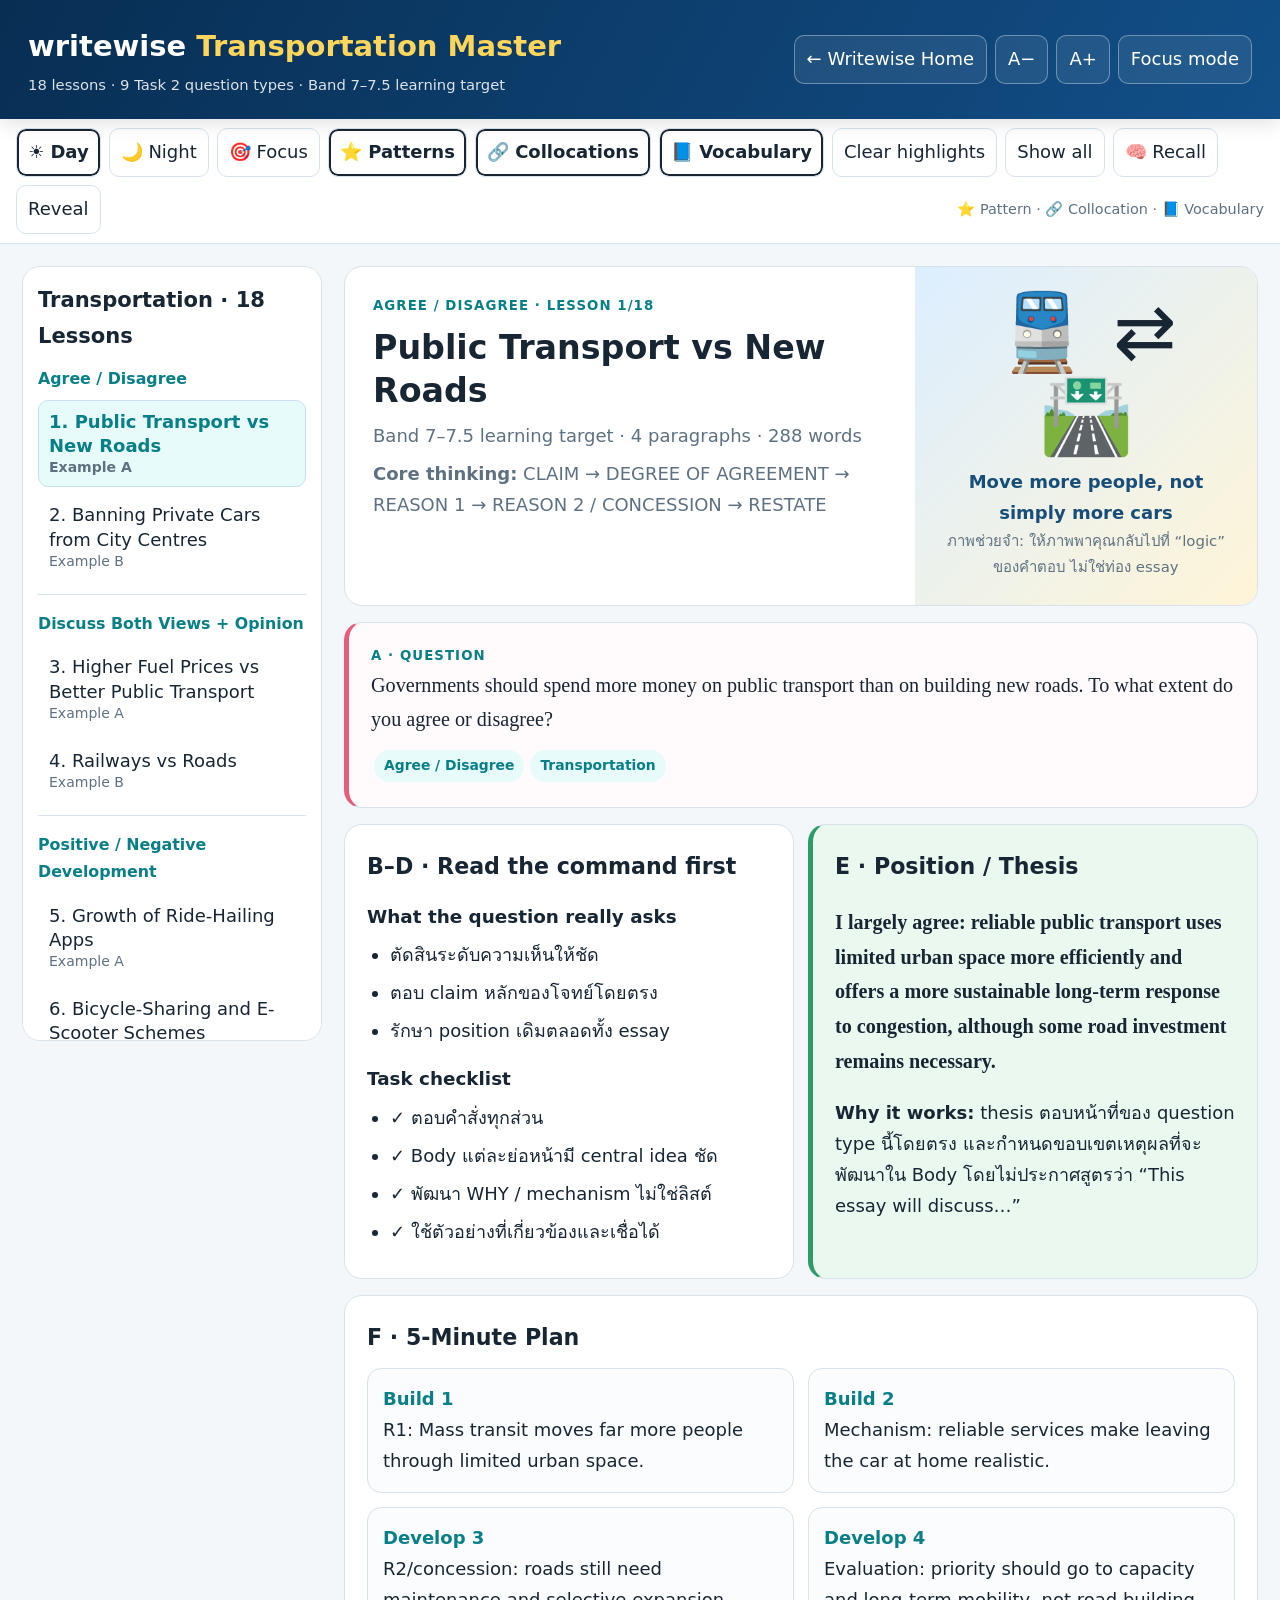
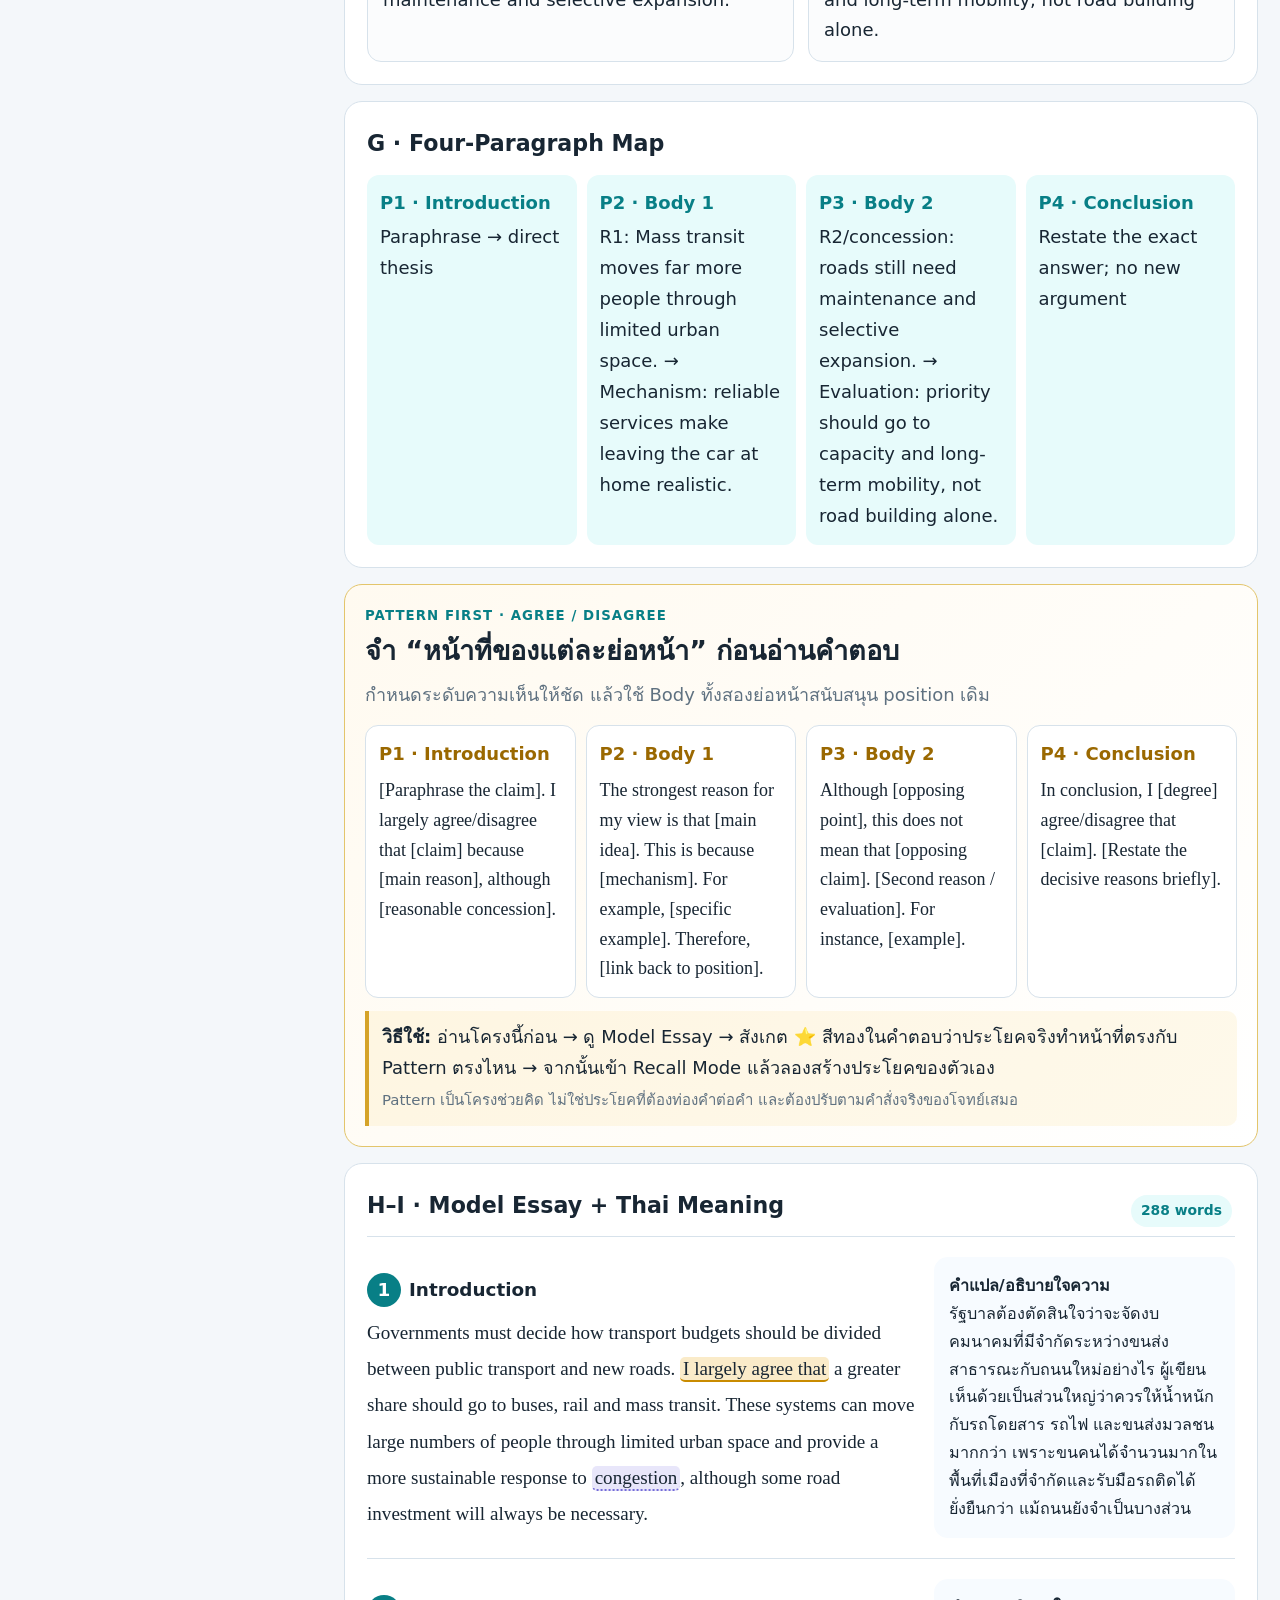
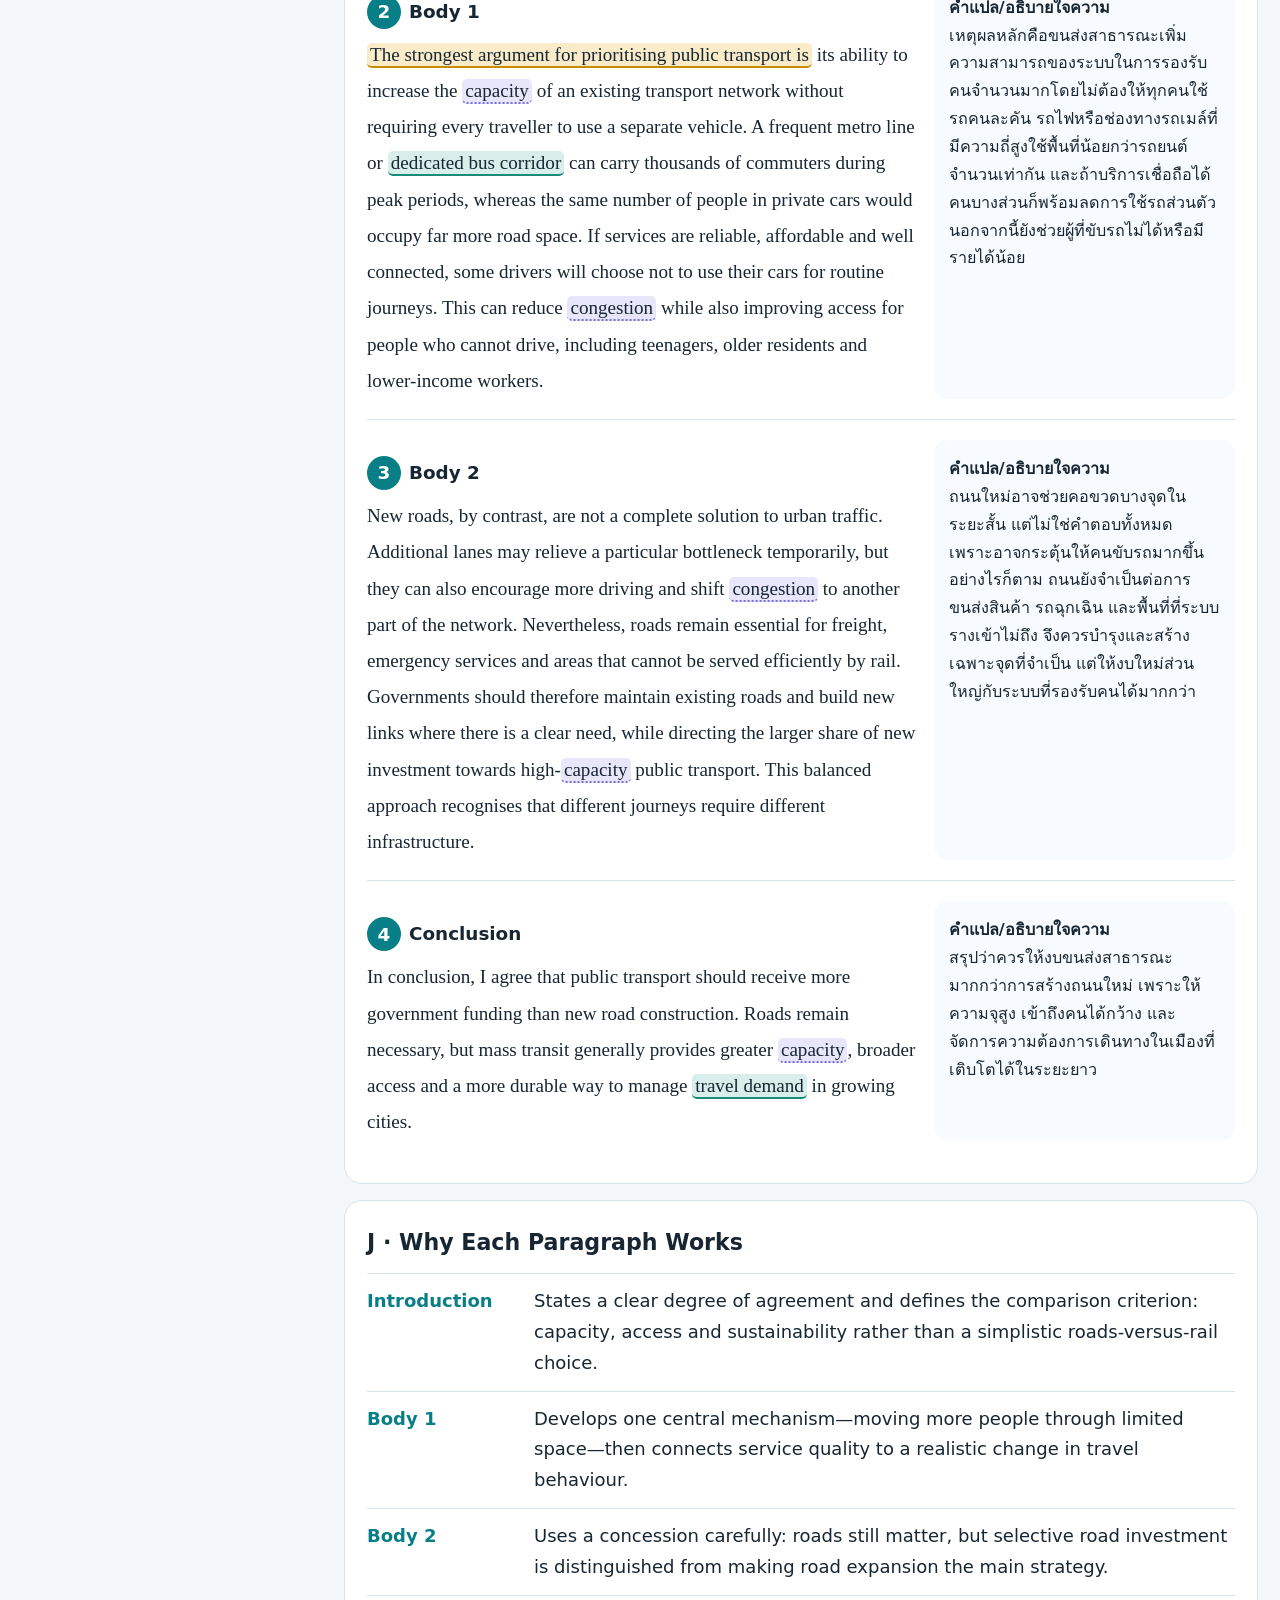
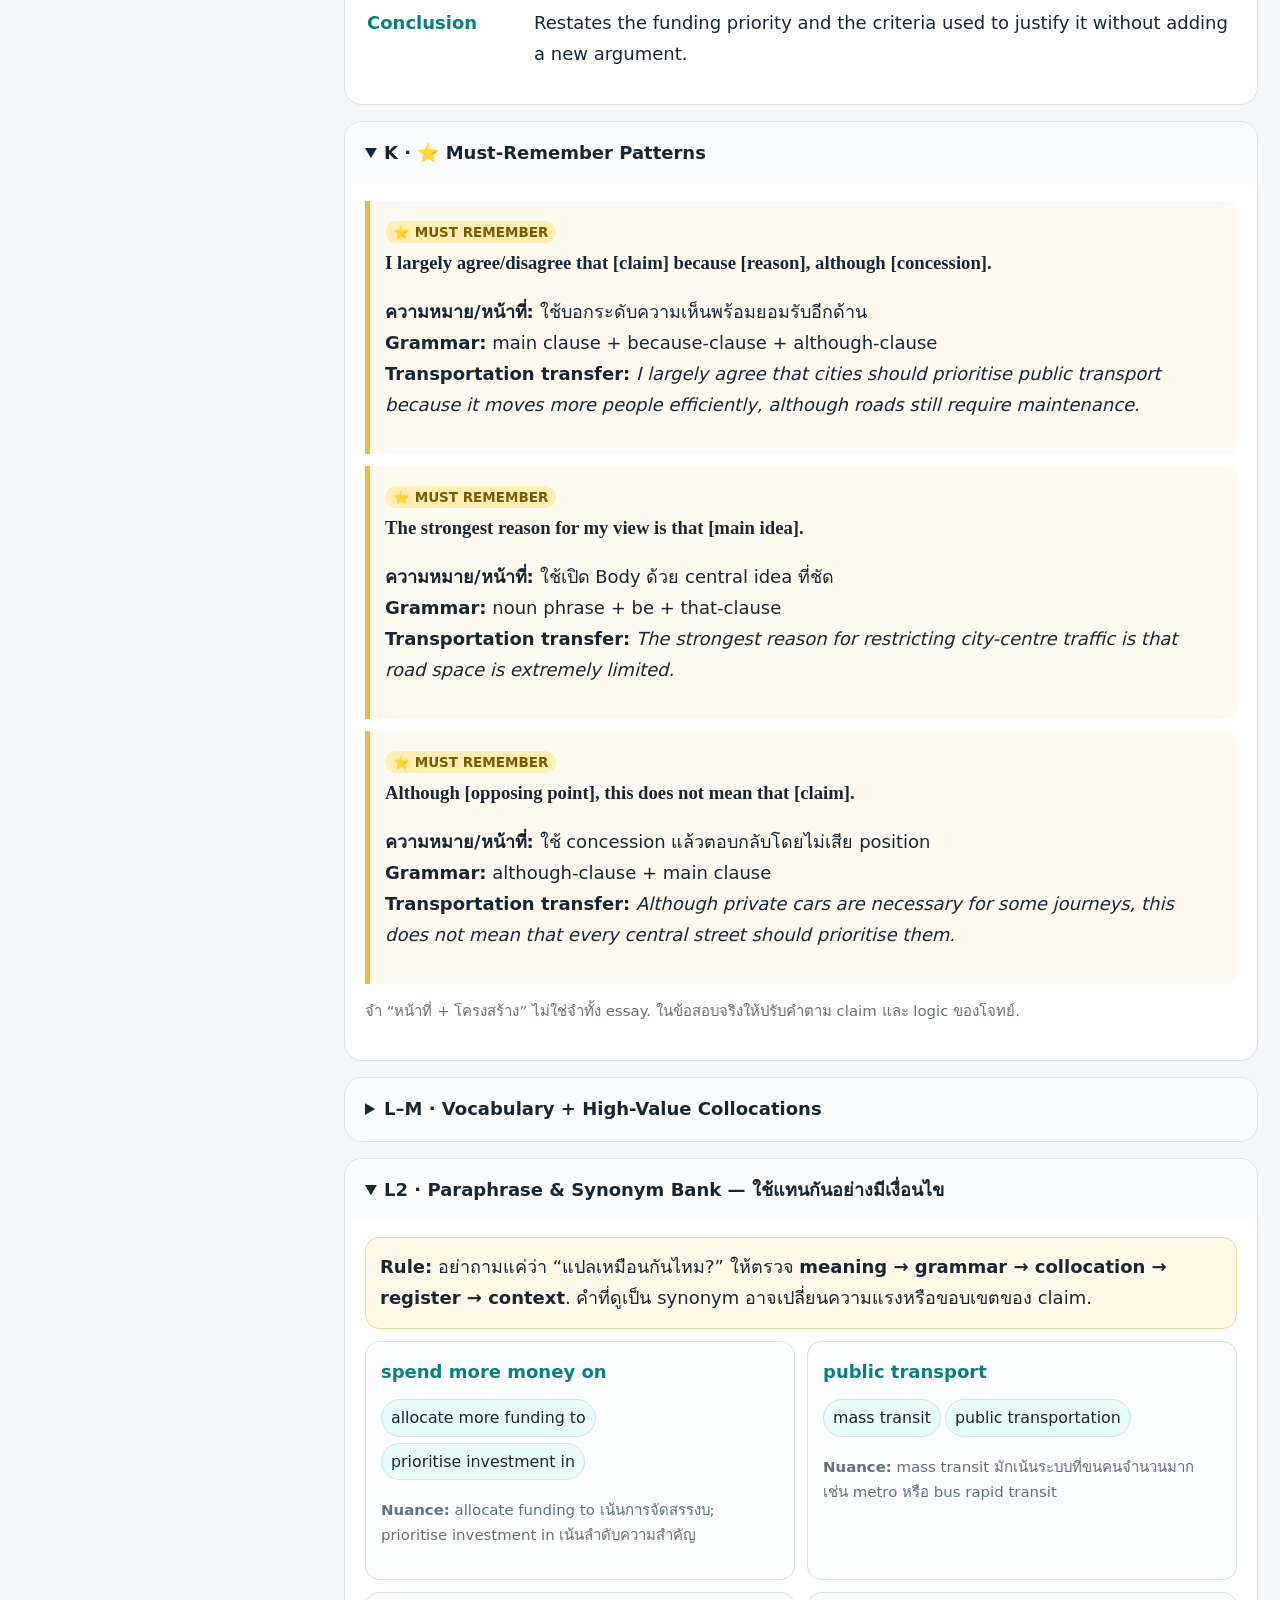
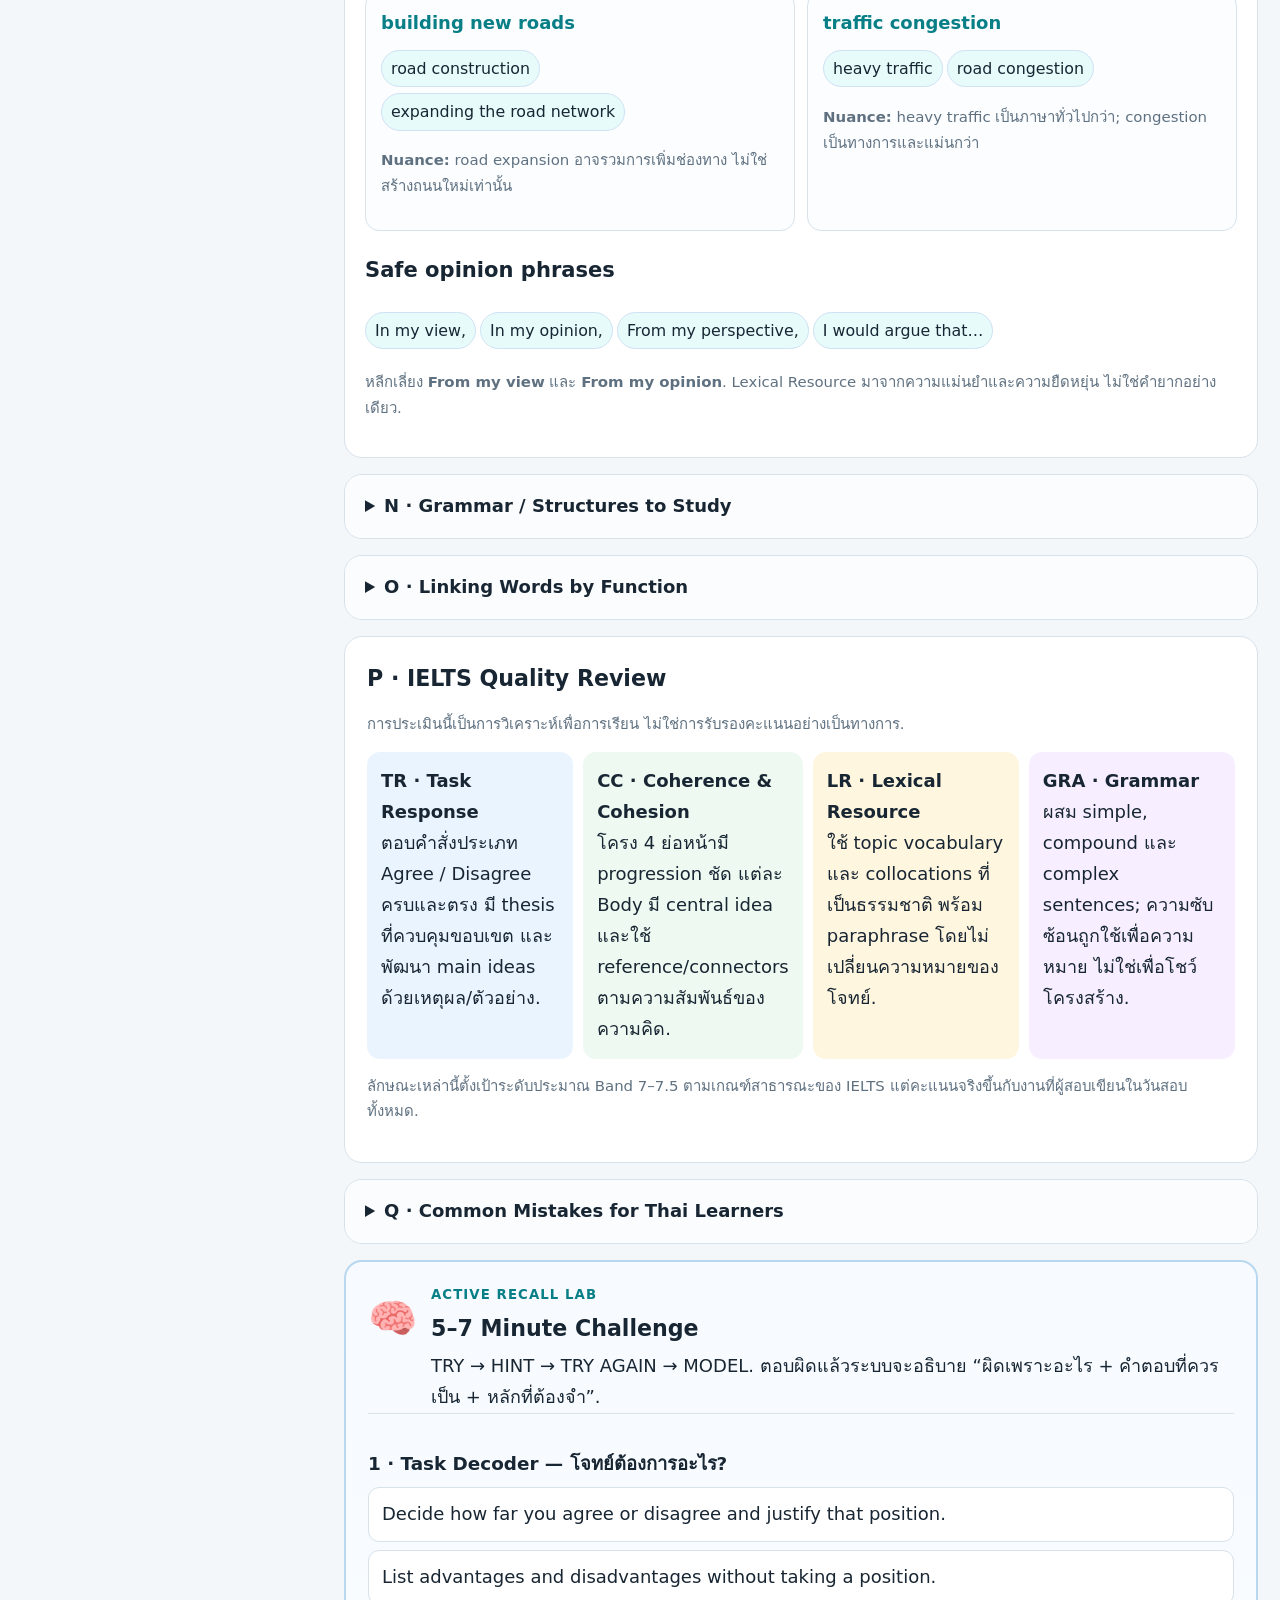
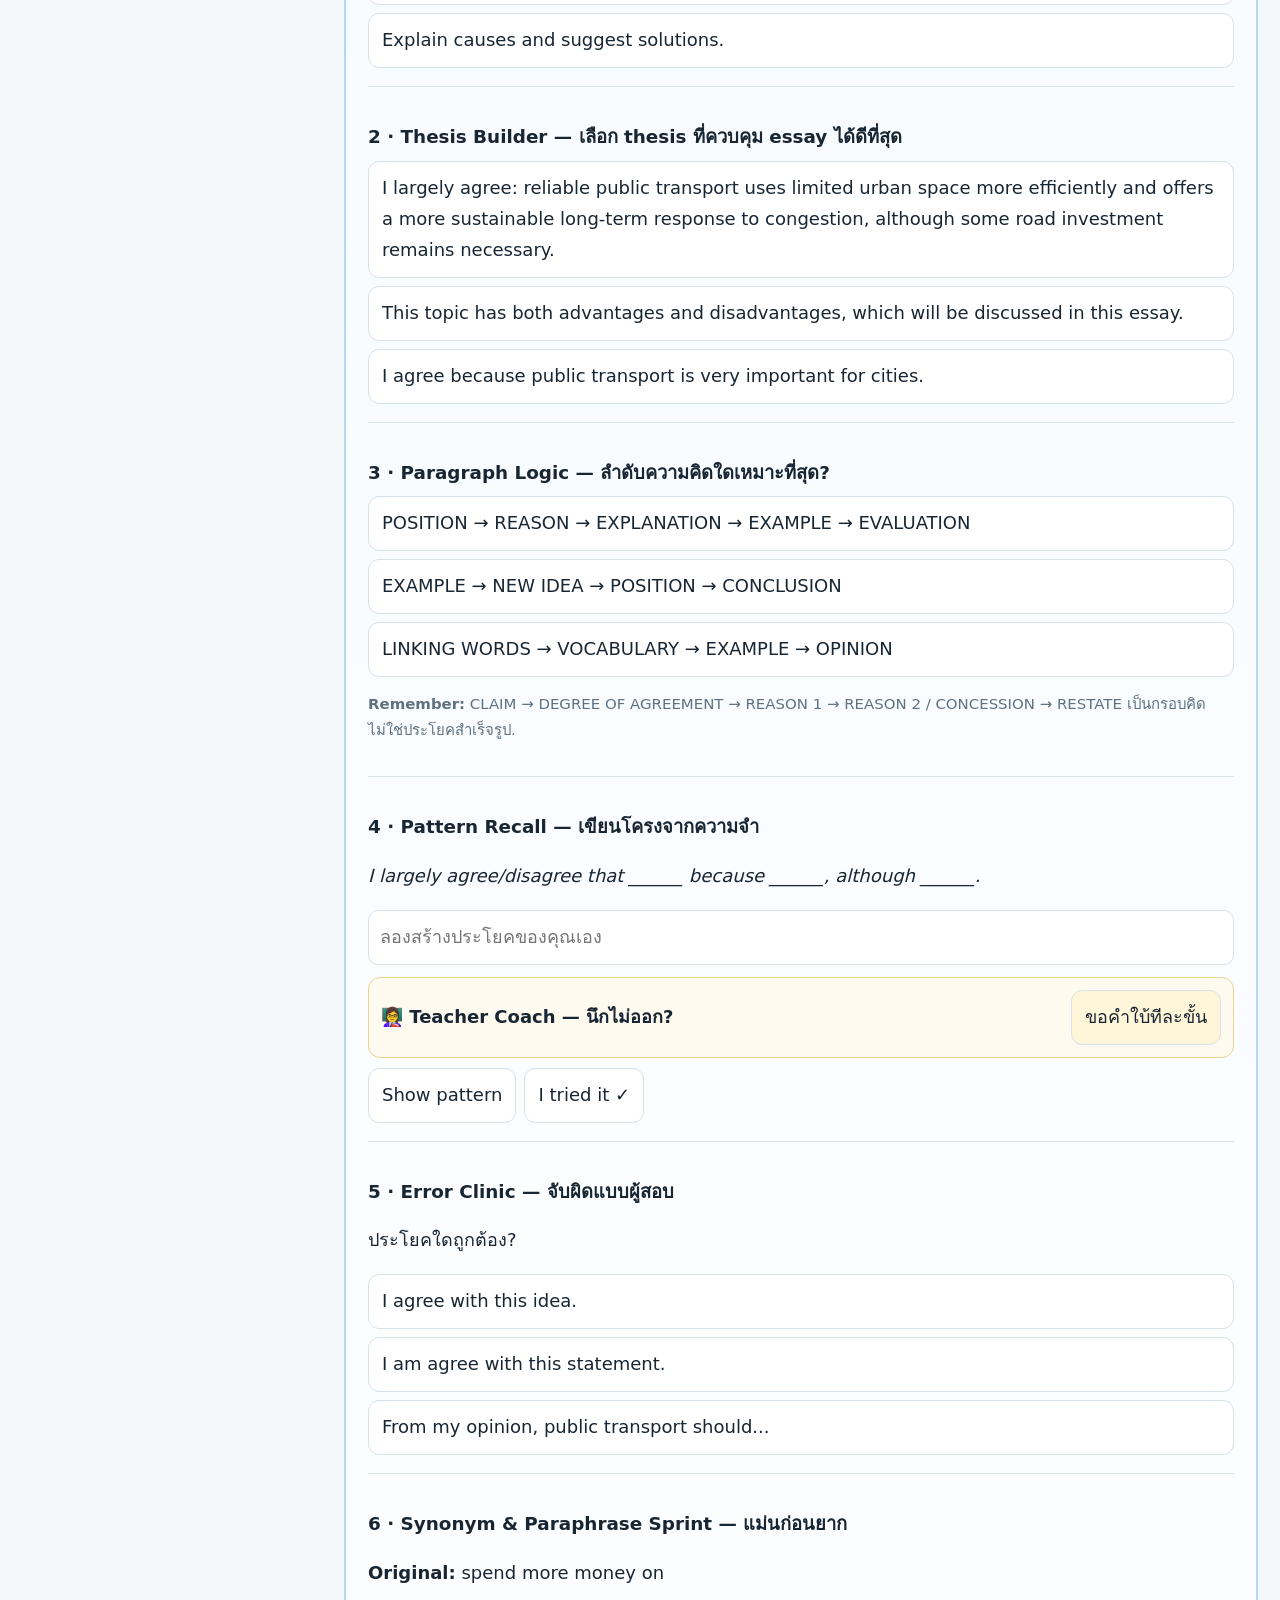
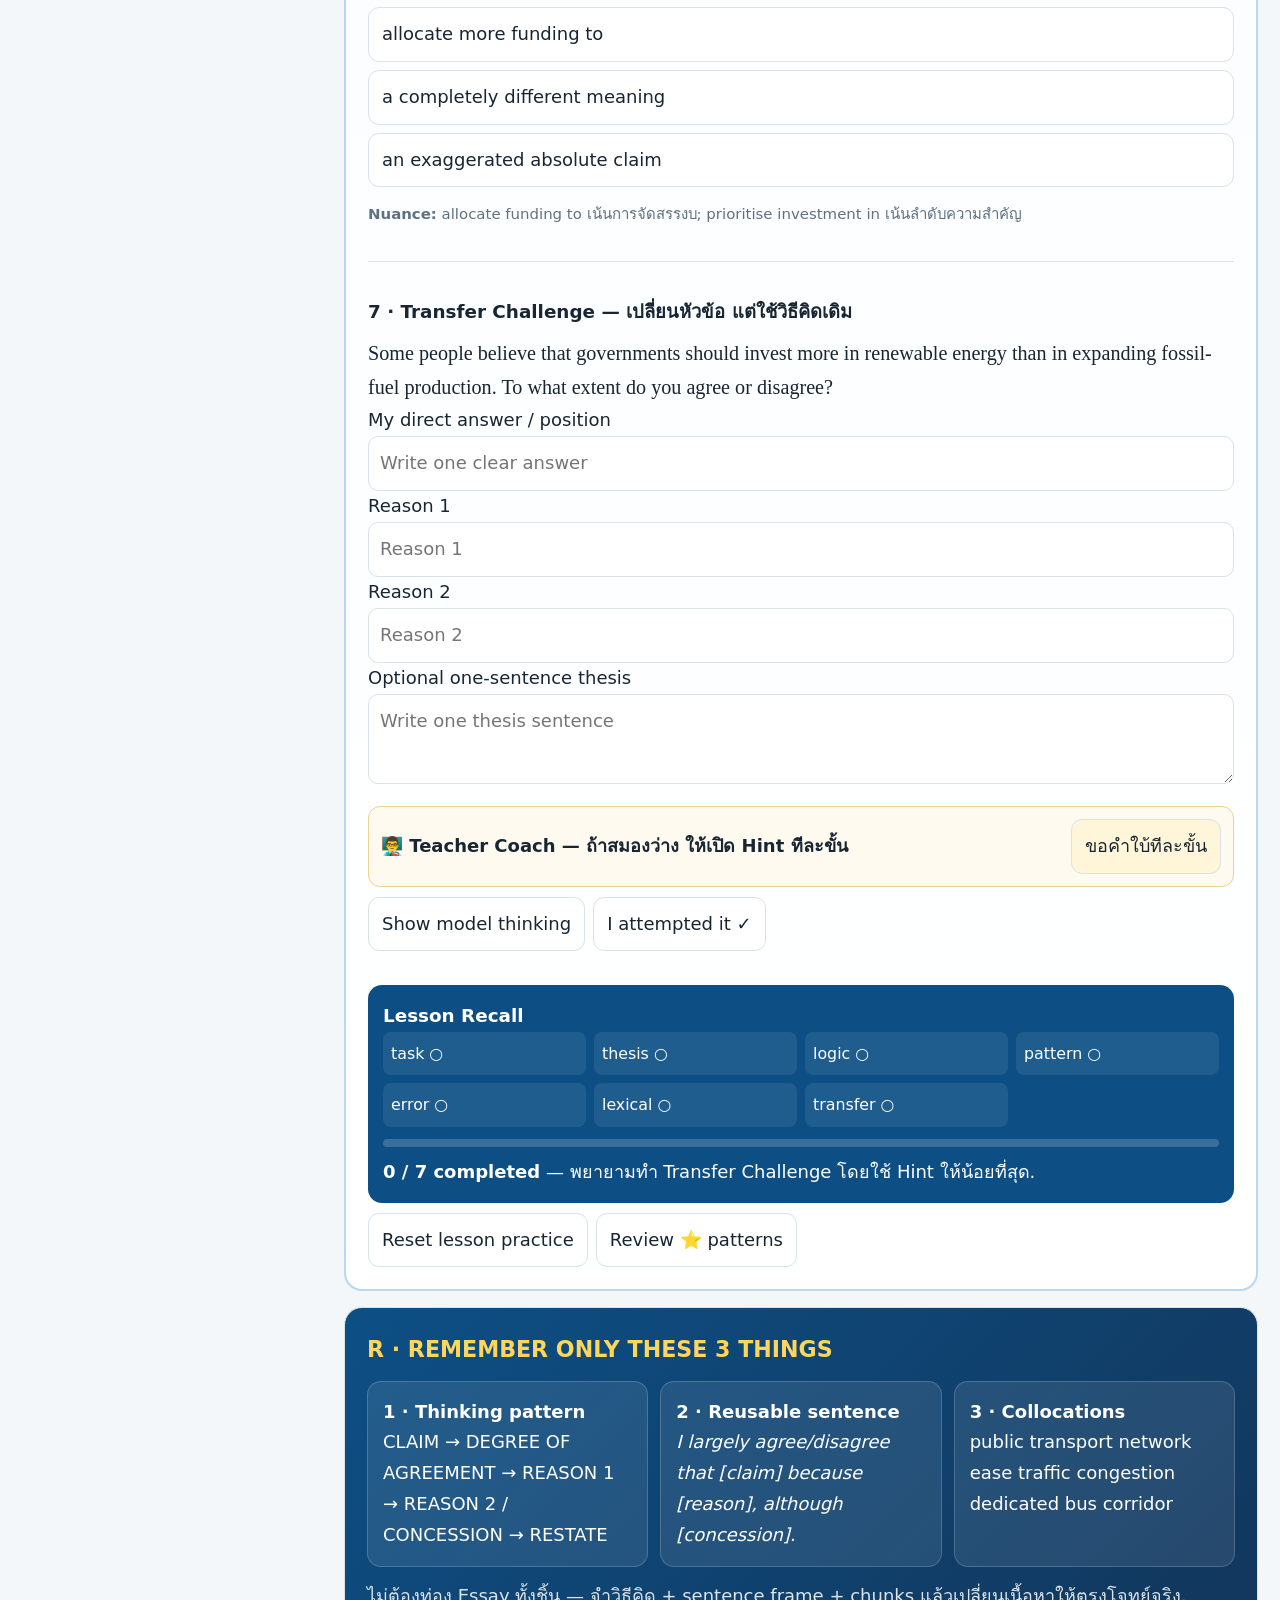
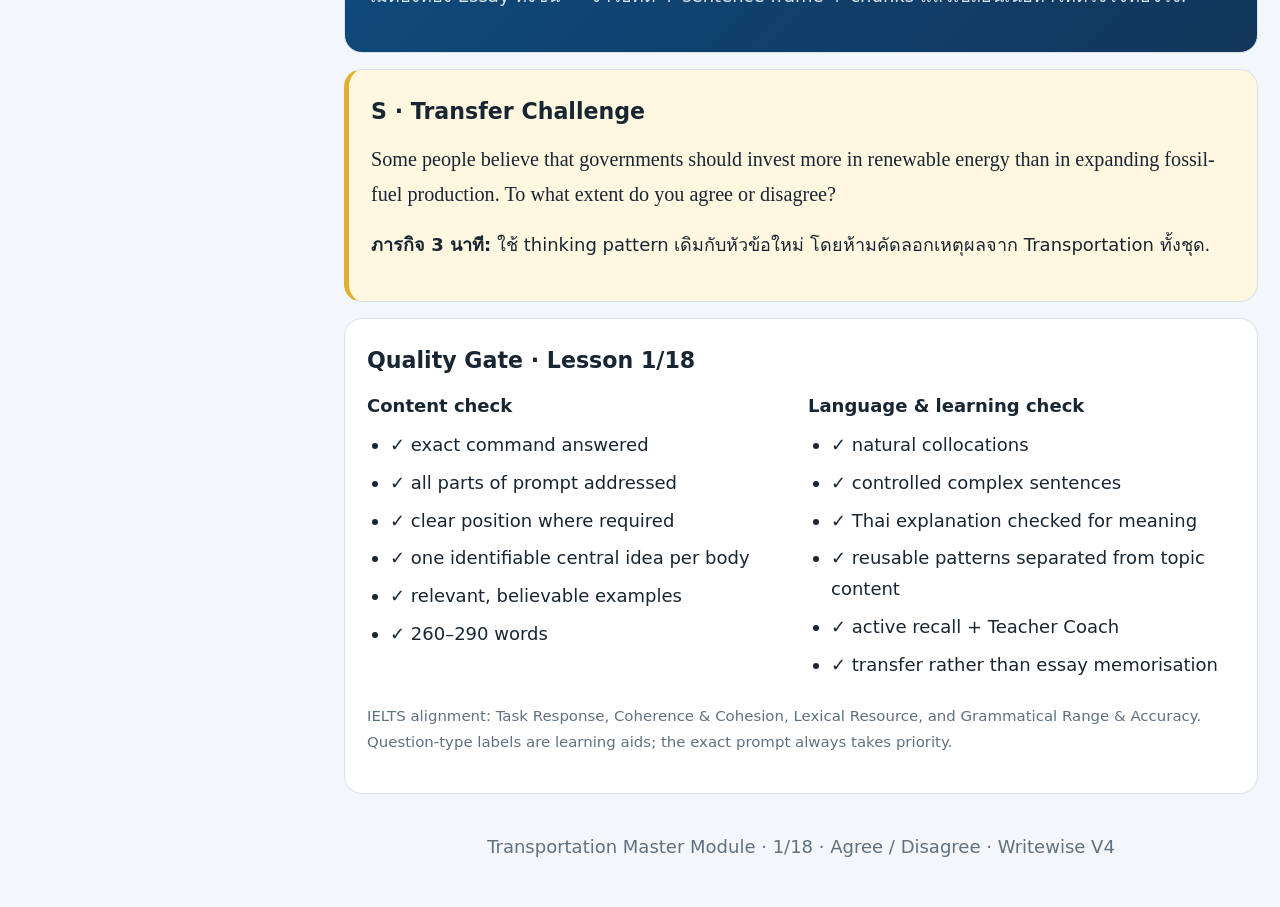
<file: transportation-master.html>
<!doctype html>
<html lang="th"><head><meta charset="utf-8"><meta name="viewport" content="width=device-width,initial-scale=1,viewport-fit=cover"><meta name="theme-color" content="#0b3157"><meta name="description" content="Writewise Transportation Master Module: 18 IELTS Writing Task 2 lessons across 9 question types with Thai explanations, active recall, vocabulary and Teacher Coach hints."><title>Writewise — Transportation Master Module · 18 Lessons</title><style>
:root{--navy:#0b3157;--blue:#087f86;--sky:#e7fbfb;--pink:#fff0f4;--green:#eaf8f0;--gold:#fff7df;--ink:#182633;--muted:#5f7180;--line:#d7e2eb;--bg:#f4f7fa;--white:#fff;--size:18px}
*{box-sizing:border-box}html{scroll-behavior:smooth}body{margin:0;background:var(--bg);color:var(--ink);font-family:Tahoma,"Leelawadee UI","Noto Sans Thai",system-ui,sans-serif;font-size:var(--size);line-height:1.72}button,input,textarea{font:inherit}button{cursor:pointer}a{color:var(--blue)}
.top{background:linear-gradient(120deg,#082e53,#124f88);color:#fff;padding:22px 28px;position:sticky;top:0;z-index:20;box-shadow:0 4px 18px rgba(0,0,0,.12)}.topin{max-width:1540px;margin:auto;display:flex;gap:20px;align-items:center;justify-content:space-between}.brand{font-size:29px;font-weight:800}.brand span{color:#ffd65c}.sub{opacity:.86;font-size:.82em}.controls{display:flex;gap:8px;flex-wrap:wrap;align-items:center}.controls button,.controls a{border:1px solid rgba(255,255,255,.35);background:rgba(255,255,255,.08);color:#fff;border-radius:10px;padding:8px 12px;text-decoration:none}
.shell{max-width:1540px;margin:auto;display:grid;grid-template-columns:300px minmax(0,1fr);gap:22px;padding:22px}.side{position:sticky;top:105px;align-self:start;background:#fff;border:1px solid var(--line);border-radius:18px;padding:15px;max-height:calc(100vh - 125px);overflow:auto}.side h3{margin:0 0 10px}.type-group{border-top:1px solid var(--line);padding-top:10px;margin-top:10px}.type-group:first-of-type{border:0;margin-top:0;padding-top:0}.type-name{font-weight:800;color:var(--blue);font-size:.88em;margin:5px 0}.lesson-btn{width:100%;text-align:left;border:1px solid transparent;background:#fff;color:var(--ink);border-radius:10px;padding:9px 10px;margin:3px 0;line-height:1.35}.lesson-btn small{display:block;color:var(--muted);font-size:.78em}.lesson-btn.active{background:var(--sky);border-color:#c9dff2;color:var(--blue);font-weight:800}.side-note{font-size:.78em;color:var(--muted);border-top:1px solid var(--line);padding-top:12px;margin-top:12px}
main{min-width:0}.hero,.card,details{background:#fff;border:1px solid var(--line);border-radius:18px;margin-bottom:16px}.hero{overflow:hidden}.hero-grid{display:grid;grid-template-columns:1.25fr .75fr}.hero-copy{padding:28px}.eyebrow{font-weight:800;letter-spacing:.08em;color:var(--blue);font-size:.74em;text-transform:uppercase}.hero h1{font-size:1.85em;line-height:1.3;margin:8px 0}.hero p{margin:7px 0;color:var(--muted)}.memory-visual{background:linear-gradient(135deg,#dceeff,#fff5d8);padding:24px;display:grid;place-items:center;text-align:center;min-height:250px}.visual-icon{font-size:4.2em;line-height:1.1}.visual-memory{font-weight:800;color:#184d78;margin-top:10px;max-width:28ch}
.card{padding:22px}.card h2{font-size:1.23em;margin:0 0 12px}.card h3{font-size:1.02em;margin:16px 0 8px}.q{border-left:5px solid #e65d7b;background:#fffafb}.question{font-family:Georgia,"Times New Roman",serif;font-size:1.12em;line-height:1.72}.pill{display:inline-block;border-radius:999px;padding:4px 10px;font-size:.77em;font-weight:800;background:var(--sky);color:var(--blue);margin:3px}.grid2{display:grid;grid-template-columns:1fr 1fr;gap:14px}.grid3{display:grid;grid-template-columns:repeat(3,1fr);gap:12px}.mini{border:1px solid var(--line);border-radius:14px;padding:15px;background:#fbfcfd}.mini strong{color:var(--blue)}ul,ol{padding-left:23px;margin:8px 0}li{margin:7px 0}.thesis{background:var(--green);border-left:5px solid #2d9a68}.map{display:grid;grid-template-columns:repeat(4,1fr);gap:10px}.map div{background:var(--sky);border-radius:12px;padding:13px}.map b{display:block;color:var(--blue);margin-bottom:4px}
.essay-head{display:flex;justify-content:space-between;gap:10px;align-items:center}.para{display:grid;grid-template-columns:minmax(0,1.42fr) minmax(290px,.78fr);gap:18px;padding:20px 0;border-top:1px solid var(--line)}.para:first-of-type{border-top:0}.para .en{font-family:Georgia,"Times New Roman",serif;font-size:1.06em;line-height:1.9}.para .th{background:#f7fbff;border-radius:14px;padding:15px;font-size:.9em}.num{display:inline-grid;place-items:center;width:34px;height:34px;border-radius:50%;background:var(--blue);color:#fff;font-weight:800;margin-right:8px}.analysis-row{display:grid;grid-template-columns:155px 1fr;gap:12px;padding:12px 0;border-top:1px solid var(--line)}.analysis-row:first-child{border:0}.analysis-row>b{color:var(--blue)}
details{overflow:hidden}summary{cursor:pointer;font-weight:800;padding:16px 20px;background:#fbfcfd}details .inside{padding:4px 20px 20px}.star{border-left:5px solid #f2b93b;background:#fffaf0;padding:15px;border-radius:0 12px 12px 0;margin:12px 0}.star .p{font-family:Georgia,"Times New Roman",serif;font-size:1.04em;font-weight:700}.tag{font-size:.75em;font-weight:800;color:#7d5a00;background:#ffefb7;border-radius:999px;padding:3px 8px}.tablewrap{overflow:auto}.tbl{width:100%;border-collapse:collapse;min-width:860px}.tbl th,.tbl td{text-align:left;vertical-align:top;padding:10px;border-bottom:1px solid var(--line)}.tbl th{background:#f4f8fb;color:var(--blue)}.collos{display:flex;gap:8px;flex-wrap:wrap}.collo{background:var(--green);border:1px solid #cce9d8;border-radius:999px;padding:7px 11px;font-weight:700}.lex-note{background:#fff8e8;border:1px solid #f0d99b;border-radius:14px;padding:14px;margin:12px 0}.syn-grid{display:grid;grid-template-columns:repeat(2,minmax(0,1fr));gap:12px}.syn-card{border:1px solid var(--line);border-radius:14px;padding:15px;background:#fbfdff}.syn-card h4{margin:0 0 8px;color:var(--blue)}.syn-chip{display:inline-block;margin:3px 4px 3px 0;padding:4px 9px;border-radius:999px;background:var(--sky);border:1px solid #cfe2f4;font-size:.88em}.micro,.source{font-size:.83em;color:var(--muted)}.func{display:grid;grid-template-columns:135px 1fr;gap:8px;padding:8px 0;border-bottom:1px solid var(--line)}.rubric{display:grid;grid-template-columns:repeat(4,1fr);gap:10px}.rubric div{border-radius:13px;padding:14px}.rubric div:nth-child(1){background:#eaf4ff}.rubric div:nth-child(2){background:#eef9f1}.rubric div:nth-child(3){background:#fff6df}.rubric div:nth-child(4){background:#f7efff}.wrong{background:#fff2f2;border-left:4px solid #d95656;padding:10px 12px;border-radius:0 10px 10px 0;margin:8px 0}.right{color:#146b49;font-weight:700}
.lab{border:2px solid #b8d8ef;background:linear-gradient(180deg,#f7fbff,#fff)}.lab-intro{display:flex;gap:14px;align-items:flex-start}.lab-icon{font-size:2.2em}.challenge{border-top:1px solid var(--line);padding:18px 0}.challenge:first-of-type{border-top:0}.options{display:grid;gap:8px}.opt,.reveal,.coach-btn{width:100%;text-align:left;border:1px solid var(--line);background:#fff;border-radius:11px;padding:11px 13px;color:var(--ink)}.opt:hover,.reveal:hover,.coach-btn:hover{border-color:var(--blue);background:#f7fbff}.opt.correct{border-color:#4ca77b;background:#eaf8f0}.opt.wrongopt{border-color:#d98282;background:#fff1f1}.feedback{display:none;margin-top:10px;padding:12px;border-radius:10px;background:#f4f8fb}.feedback.show{display:block}.teach-point{margin-top:8px;padding-top:8px;border-top:1px solid var(--line)}.coach{margin-top:12px;border:1px solid #e8d391;background:#fffaf0;border-radius:12px;padding:12px}.coach-head{display:flex;gap:10px;align-items:center;justify-content:space-between}.coach-btn{width:auto;background:#fff5d8}.hint{display:none;margin-top:10px;padding:10px;border-left:4px solid #e3ad2d;background:#fff}.hint.show{display:block}.short-input,.short-area{width:100%;border:1px solid var(--line);border-radius:10px;padding:11px;background:#fff;color:var(--ink)}.short-area{min-height:90px}.lab-actions{display:flex;gap:8px;flex-wrap:wrap;margin-top:10px}.lab-actions .reveal{width:auto}.score{background:#0d4f85;color:#fff;border-radius:14px;padding:15px;margin-top:16px}.score-grid{display:grid;grid-template-columns:repeat(4,1fr);gap:8px;font-size:.88em}.score-grid div{background:rgba(255,255,255,.08);padding:8px;border-radius:8px}.progressbar{height:8px;background:rgba(255,255,255,.18);border-radius:8px;overflow:hidden;margin-top:12px}.progressbar i{display:block;height:100%;width:0;background:#ffd65c}.memory{background:linear-gradient(135deg,#0d4f85,#12365b);color:#fff}.memory h2{color:#ffd65c}.memory .grid3>div{background:rgba(255,255,255,.09);border:1px solid rgba(255,255,255,.18);border-radius:14px;padding:15px}.footer{text-align:center;color:var(--muted);padding:22px}.focus .secondary{display:none}.focus .para{grid-template-columns:1fr}.focus .para .th{display:none}.loading{padding:50px;text-align:center;color:var(--muted)}
@media(max-width:1050px){.shell{grid-template-columns:1fr}.side{position:static;max-height:none}.type-group{display:inline-block;vertical-align:top;width:min(330px,90vw);margin-right:8px}.hero-grid,.grid2,.grid3,.rubric{grid-template-columns:1fr}.map{grid-template-columns:1fr 1fr}.para{grid-template-columns:1fr}.score-grid{grid-template-columns:repeat(2,1fr)}}@media(max-width:600px){body{font-size:16px}.top{position:static;padding:16px 13px}.topin{display:block}.controls{margin-top:10px}.shell{padding:10px}.hero h1{font-size:1.5em}.hero-copy{padding:20px}.memory-visual{min-height:210px}.map{grid-template-columns:1fr}.analysis-row{grid-template-columns:1fr}.card{padding:16px}.syn-grid{grid-template-columns:1fr}.score-grid{grid-template-columns:1fr}.visual-icon{font-size:3.2em}}@media print{.top,.side,.controls,.lab{display:none}.shell{display:block;padding:0}.card,.hero,details{break-inside:avoid}body{background:#fff}.inside{display:block!important}}
</style><link rel="stylesheet" href="assets/visual-memory.css">
</head>
<body><header class="top"><div class="topin"><div><div class="brand">writewise <span>Transportation Master</span></div><div class="sub">18 lessons · 9 Task 2 question types · Band 7–7.5 learning target</div></div><div class="controls"><a href="index.html">← Writewise Home</a><button id="smaller">A−</button><button id="larger">A+</button><button id="focus">Focus mode</button></div></div></header>
<div class="shell"><aside class="side"><h3>Transportation · 18 Lessons</h3><div id="lessonNav"></div><div class="side-note">อ่านคำสั่งจริงก่อนจำ pattern เสมอ<br><br>Progress แบบฝึกเก็บใน browser เครื่องนี้ชั่วคราว และออกแบบไว้ให้ย้ายไป cloud ภายหลังได้</div></aside><main id="main"><div class="loading">กำลังโหลด Transportation Master…</div></main></div>
<script id="lesson-data" type="application/json">{
  "version": 4,
  "module": "Writewise IELTS Writing Task 2 — Transportation Master Module",
  "targetBand": "7.0–7.5",
  "lessons": [
    {
      "id": "agree-a",
      "number": 1,
      "type": "Agree / Disagree",
      "title": "Public Transport vs New Roads",
      "question": "Governments should spend more money on public transport than on building new roads. To what extent do you agree or disagree?",
      "thesis": "I largely agree: reliable public transport uses limited urban space more efficiently and offers a more sustainable long-term response to congestion, although some road investment remains necessary.",
      "visual": "🚆 ⇄ 🛣️",
      "memory": "Move more people, not simply more cars",
      "plan": [
        "R1: Mass transit moves far more people through limited urban space.",
        "Mechanism: reliable services make leaving the car at home realistic.",
        "R2/concession: roads still need maintenance and selective expansion.",
        "Evaluation: priority should go to capacity and long-term mobility, not road building alone."
      ],
      "essay": [
        "Governments must decide how transport budgets should be divided between public transport and new roads. I largely agree that a greater share should go to buses, rail and mass transit. These systems can move large numbers of people through limited urban space and provide a more sustainable response to congestion, although some road investment will always be necessary.",
        "The strongest argument for prioritising public transport is its ability to increase the capacity of an existing transport network without requiring every traveller to use a separate vehicle. A frequent metro line or dedicated bus corridor can carry thousands of commuters during peak periods, whereas the same number of people in private cars would occupy far more road space. If services are reliable, affordable and well connected, some drivers will choose not to use their cars for routine journeys. This can reduce congestion while also improving access for people who cannot drive, including teenagers, older residents and lower-income workers.",
        "New roads, by contrast, are not a complete solution to urban traffic. Additional lanes may relieve a particular bottleneck temporarily, but they can also encourage more driving and shift congestion to another part of the network. Nevertheless, roads remain essential for freight, emergency services and areas that cannot be served efficiently by rail. Governments should therefore maintain existing roads and build new links where there is a clear need, while directing the larger share of new investment towards high-capacity public transport. This balanced approach recognises that different journeys require different infrastructure.",
        "In conclusion, I agree that public transport should receive more government funding than new road construction. Roads remain necessary, but mass transit generally provides greater capacity, broader access and a more durable way to manage travel demand in growing cities."
      ],
      "thai": [
        "รัฐบาลต้องตัดสินใจว่าจะจัดงบคมนาคมที่มีจำกัดระหว่างขนส่งสาธารณะกับถนนใหม่อย่างไร ผู้เขียนเห็นด้วยเป็นส่วนใหญ่ว่าควรให้น้ำหนักกับรถโดยสาร รถไฟ และขนส่งมวลชนมากกว่า เพราะขนคนได้จำนวนมากในพื้นที่เมืองที่จำกัดและรับมือรถติดได้ยั่งยืนกว่า แม้ถนนยังจำเป็นบางส่วน",
        "เหตุผลหลักคือขนส่งสาธารณะเพิ่มความสามารถของระบบในการรองรับคนจำนวนมากโดยไม่ต้องให้ทุกคนใช้รถคนละคัน รถไฟหรือช่องทางรถเมล์ที่มีความถี่สูงใช้พื้นที่น้อยกว่ารถยนต์จำนวนเท่ากัน และถ้าบริการเชื่อถือได้ คนบางส่วนก็พร้อมลดการใช้รถส่วนตัว นอกจากนี้ยังช่วยผู้ที่ขับรถไม่ได้หรือมีรายได้น้อย",
        "ถนนใหม่อาจช่วยคอขวดบางจุดในระยะสั้น แต่ไม่ใช่คำตอบทั้งหมด เพราะอาจกระตุ้นให้คนขับรถมากขึ้น อย่างไรก็ตาม ถนนยังจำเป็นต่อการขนส่งสินค้า รถฉุกเฉิน และพื้นที่ที่ระบบรางเข้าไม่ถึง จึงควรบำรุงและสร้างเฉพาะจุดที่จำเป็น แต่ให้งบใหม่ส่วนใหญ่กับระบบที่รองรับคนได้มากกว่า",
        "สรุปว่าควรให้งบขนส่งสาธารณะมากกว่าการสร้างถนนใหม่ เพราะให้ความจุสูง เข้าถึงคนได้กว้าง และจัดการความต้องการเดินทางในเมืองที่เติบโตได้ในระยะยาว"
      ],
      "paragraphAnalysis": [
        "States a clear degree of agreement and defines the comparison criterion: capacity, access and sustainability rather than a simplistic roads-versus-rail choice.",
        "Develops one central mechanism—moving more people through limited space—then connects service quality to a realistic change in travel behaviour.",
        "Uses a concession carefully: roads still matter, but selective road investment is distinguished from making road expansion the main strategy.",
        "Restates the funding priority and the criteria used to justify it without adding a new argument."
      ],
      "terms": [
        "capacity",
        "congestion",
        "commuter",
        "reliable",
        "accessible",
        "infrastructure",
        "sustainable",
        "bottleneck"
      ],
      "collocations": [
        [
          "public transport network",
          "เครือข่ายขนส่งสาธารณะ"
        ],
        [
          "ease traffic congestion",
          "บรรเทาการจราจรติดขัด"
        ],
        [
          "dedicated bus corridor",
          "ช่องทางรถโดยสารเฉพาะ"
        ],
        [
          "transport capacity",
          "ความสามารถในการรองรับผู้เดินทาง"
        ],
        [
          "road maintenance",
          "การบำรุงรักษาถนน"
        ],
        [
          "travel demand",
          "ความต้องการเดินทาง"
        ]
      ],
      "synonyms": [
        [
          "spend more money on",
          "allocate more funding to · prioritise investment in",
          "allocate funding to เน้นการจัดสรรงบ; prioritise investment in เน้นลำดับความสำคัญ"
        ],
        [
          "public transport",
          "mass transit · public transportation",
          "mass transit มักเน้นระบบที่ขนคนจำนวนมาก เช่น metro หรือ bus rapid transit"
        ],
        [
          "building new roads",
          "road construction · expanding the road network",
          "road expansion อาจรวมการเพิ่มช่องทาง ไม่ใช่สร้างถนนใหม่เท่านั้น"
        ],
        [
          "traffic congestion",
          "heavy traffic · road congestion",
          "heavy traffic เป็นภาษาทั่วไปกว่า; congestion เป็นทางการและแม่นกว่า"
        ]
      ],
      "transfer": [
        "Some people believe that governments should invest more in renewable energy than in expanding fossil-fuel production. To what extent do you agree or disagree?",
        [
          "เลือกเกณฑ์ชั่งน้ำหนักระยะยาวก่อน",
          "คิดว่า capacity/benefit ที่ระบบใหม่สร้างได้คืออะไร",
          "ยอมรับว่าระบบเดิมยังจำเป็นช่วงเปลี่ยนผ่าน",
          "ลองใช้: Although X remains necessary, I largely agree that..."
        ],
        "I would largely agree: renewable energy deserves the larger share of new investment because it can reduce long-term emissions and diversify energy supply, although existing systems still require maintenance during the transition."
      ],
      "wordCount": 288,
      "annotations": [
        {
          "text": "I largely agree that",
          "type": "pattern",
          "priority": "must-remember"
        },
        {
          "text": "The strongest argument for prioritising public transport is",
          "type": "pattern",
          "priority": "must-remember"
        },
        {
          "text": "dedicated bus corridor",
          "type": "collocation",
          "priority": "must-remember"
        },
        {
          "text": "travel demand",
          "type": "collocation",
          "priority": "useful"
        },
        {
          "text": "capacity",
          "type": "vocabulary",
          "priority": "useful"
        },
        {
          "text": "congestion",
          "type": "vocabulary",
          "priority": "useful"
        }
      ]
    },
    {
      "id": "agree-b",
      "number": 2,
      "type": "Agree / Disagree",
      "title": "Banning Private Cars from City Centres",
      "question": "Private cars should be banned from city centres in order to reduce traffic congestion and air pollution. To what extent do you agree or disagree?",
      "thesis": "I partly agree: restricting private cars in the busiest central areas can reduce congestion and pollution, but a complete ban is too inflexible unless strong alternatives and exemptions are available.",
      "visual": "🚗 ⛔ 🏙️",
      "memory": "Restrict where pressure is highest; preserve essential access",
      "plan": [
        "R1: Fewer private cars can free road space and reduce local emissions.",
        "Example: pedestrian/transit zones in dense commercial centres.",
        "R2: a total ban can disadvantage disabled people, trades and poorly served commuters.",
        "Evaluation: targeted restrictions + exemptions + strong alternatives are more proportionate."
      ],
      "essay": [
        "Banning private cars from city centres is often proposed as a way to tackle congestion and air pollution. I partly agree with this approach. Restricting car access in the busiest central districts can make streets cleaner and more efficient, but a complete ban would be too inflexible unless cities first provide reliable alternatives and sensible exemptions.",
        "There is a strong case for reducing the number of private vehicles in dense urban centres. Road space in these areas is limited, yet a car often carries only one or two people. Replacing some car journeys with buses, trains, walking or cycling can therefore allow the same streets to move more people. Fewer vehicles also mean less exhaust pollution at street level, which is particularly valuable in places where many pedestrians live, work or shop. For example, a central shopping district with good rail connections could reserve several streets for buses, deliveries at set times and pedestrians, making short journeys faster and the public space more pleasant.",
        "A blanket ban, however, could create unfair or impractical consequences. Some disabled people depend on private vehicles, while tradespeople may need to carry equipment that cannot easily be taken on public transport. Residents travelling from poorly connected suburbs may also have no realistic alternative. For this reason, cities should use targeted measures such as low-traffic zones, congestion charges and limited permits rather than prohibit every private car. Restrictions should be introduced alongside frequent public transport and park-and-ride facilities so that changing travel behaviour is feasible rather than simply punitive.",
        "In conclusion, I support substantial restrictions on private cars in congested city centres, but not an absolute ban. A targeted system can reduce traffic and pollution while preserving access for journeys that genuinely require a private vehicle."
      ],
      "thai": [
        "การห้ามรถส่วนตัวในใจกลางเมืองมักถูกเสนอเพื่อแก้รถติดและมลพิษ ผู้เขียนเห็นด้วยบางส่วน เพราะการจำกัดรถในพื้นที่ที่หนาแน่นที่สุดช่วยให้ถนนสะอาดและมีประสิทธิภาพขึ้น แต่การห้ามทั้งหมดจะตายตัวเกินไปหากยังไม่มีทางเลือกและข้อยกเว้นที่เหมาะสม",
        "ในเขตใจกลางเมืองพื้นที่ถนนมีจำกัด ขณะที่รถหนึ่งคันมักบรรทุกคนเพียงหนึ่งหรือสองคน หากเปลี่ยนบางเที่ยวเป็นรถเมล์ รถไฟ เดิน หรือจักรยาน ถนนเดิมจะรองรับคนได้มากขึ้นและมลพิษริมถนนลดลง ตัวอย่างคือย่านการค้าที่มีรถไฟเข้าถึงดีซึ่งสามารถกันบางถนนให้รถสาธารณะ การส่งของตามเวลา และคนเดิน",
        "การห้ามแบบครอบคลุมทุกคนอาจไม่เป็นธรรม ผู้พิการบางคนต้องพึ่งรถส่วนตัว ช่างอาจต้องขนอุปกรณ์ และคนจากชานเมืองที่ระบบขนส่งไม่ดีอาจไม่มีทางเลือก จึงควรใช้เขตจำกัดรถ ค่าธรรมเนียมรถติด และใบอนุญาตเฉพาะ พร้อมพัฒนาขนส่งสาธารณะและจุดจอดแล้วต่อรถ",
        "สรุปว่าสนับสนุนการจำกัดรถส่วนตัวอย่างจริงจังในใจกลางเมือง แต่ไม่สนับสนุนการห้ามทั้งหมด ระบบที่เจาะจงจะลดรถติดและมลพิษได้โดยยังรักษาการเข้าถึงสำหรับเที่ยวที่จำเป็นจริง"
      ],
      "paragraphAnalysis": [
        "Uses “partly agree” accurately and defines the boundary of agreement: strong restrictions are supported, but an absolute ban is not.",
        "Explains the spatial-efficiency and pollution mechanisms rather than merely asserting that fewer cars are better.",
        "Identifies groups for whom a blanket rule could be disproportionate, then proposes a more targeted policy that preserves the original aim.",
        "Restates the qualified position in policy terms and keeps the conclusion consistent with the introduction."
      ],
      "terms": [
        "restriction",
        "emission",
        "pedestrian",
        "exemption",
        "feasible",
        "permit",
        "suburb",
        "congestion"
      ],
      "collocations": [
        [
          "restrict car access",
          "จำกัดการเข้าถึงของรถยนต์"
        ],
        [
          "reduce exhaust emissions",
          "ลดการปล่อยมลพิษจากไอเสีย"
        ],
        [
          "pedestrian zone",
          "เขตคนเดินเท้า"
        ],
        [
          "congestion charge",
          "ค่าธรรมเนียมรถติด"
        ],
        [
          "grant an exemption",
          "ให้ข้อยกเว้น"
        ],
        [
          "park-and-ride facility",
          "จุดจอดรถแล้วต่อขนส่งสาธารณะ"
        ]
      ],
      "synonyms": [
        [
          "private cars",
          "private vehicles · privately owned cars",
          "private vehicles กว้างกว่าและอาจรวมรถประเภทอื่น"
        ],
        [
          "be banned",
          "be prohibited · be excluded from",
          "excluded from เหมาะเมื่อห้ามเข้าพื้นที่ ไม่ได้ห้ามการครอบครอง"
        ],
        [
          "city centres",
          "central urban areas · downtown districts",
          "downtown ใช้บ่อยใน American English; city centre เป็น British English"
        ],
        [
          "reduce pollution",
          "cut emissions · improve local air quality",
          "improve air quality เป็นผลลัพธ์ ไม่ใช่ synonym ตรงของ reduce pollution"
        ]
      ],
      "transfer": [
        "Some people believe that single-use plastic should be completely banned. To what extent do you agree or disagree?",
        [
          "แยก “จำกัดอย่างมาก” กับ “ห้ามทั้งหมด”",
          "คิดว่ากลุ่มใดได้รับผลจากกฎแบบ blanket",
          "หา alternative ที่ทำให้มาตรการปฏิบัติได้จริง",
          "ลองใช้: I support substantial restrictions on..., but not an absolute ban."
        ],
        "I would partly agree: unnecessary single-use plastics should be heavily restricted, but limited exemptions may be justified where safe, affordable alternatives are not yet available."
      ],
      "wordCount": 290,
      "annotations": [
        {
          "text": "I partly agree with this approach",
          "type": "pattern",
          "priority": "must-remember"
        },
        {
          "text": "congestion charge",
          "type": "collocation",
          "priority": "must-remember"
        },
        {
          "text": "public transport",
          "type": "collocation",
          "priority": "useful"
        },
        {
          "text": "feasible",
          "type": "vocabulary",
          "priority": "useful"
        },
        {
          "text": "congestion",
          "type": "vocabulary",
          "priority": "useful"
        }
      ]
    },
    {
      "id": "discuss-a",
      "number": 3,
      "type": "Discuss Both Views + Opinion",
      "title": "Higher Fuel Prices vs Better Public Transport",
      "question": "Some people believe that increasing the price of fuel is the best way to reduce traffic congestion and pollution, while others think that improving public transport is more effective. Discuss both views and give your own opinion.",
      "thesis": "Both approaches can influence travel behaviour, but I favour improving public transport because it gives people a practical alternative rather than relying mainly on financial pressure.",
      "visual": "⛽⬆️ ⚖️ 🚌⬆️",
      "memory": "Price can discourage; alternatives enable change",
      "plan": [
        "View A: higher fuel prices make unnecessary driving more expensive.",
        "Limit: burden falls unevenly where alternatives are weak.",
        "View B: better public transport changes the practical choice available.",
        "Opinion: improve alternatives first; pricing can play a supporting role."
      ],
      "essay": [
        "There is debate over whether higher fuel prices or better public transport would be more effective in reducing congestion and pollution. Raising the cost of driving can discourage car use, while improved services can make alternatives more attractive. Both approaches have merit, but I believe public transport should be the main strategy because it enables people to change behaviour rather than simply making existing journeys more expensive.",
        "Supporters of higher fuel prices argue that drivers respond to financial incentives. If each car journey costs more, people may combine trips, share vehicles or use public transport when a car is unnecessary. Higher prices can also encourage more fuel-efficient vehicles. This approach can affect travel quickly without waiting for major infrastructure projects. However, its impact is uneven. A worker with no reliable bus or rail service may have little choice but to keep driving, so the policy can raise household costs without reducing traffic substantially.",
        "Those who favour better public transport focus on expanding travellers’ choices. Frequent buses, integrated fares and reliable rail make it possible for commuters to leave cars at home without sacrificing excessive time or convenience. In my view, this is stronger in the long term because behaviour is more likely to change when an acceptable substitute exists. For example, a commuter may switch to a train if it is punctual and connects conveniently with local buses. Fuel taxes can still play a supporting role, but they are fairer when realistic alternatives already exist.",
        "In conclusion, higher fuel prices can discourage some car use, but improved public transport addresses the problem more constructively by making lower-pollution travel practical. I would therefore prioritise service quality and coverage, using fuel pricing only as a complementary measure."
      ],
      "thai": [
        "โจทย์เปรียบเทียบสองแนวทาง คือทำให้การขับรถแพงขึ้นกับทำให้ขนส่งสาธารณะดีขึ้น ผู้เขียนยอมรับว่าทั้งสองมีเหตุผล แต่เลือกขนส่งสาธารณะเป็นแนวทางหลัก เพราะช่วยให้คนมีทางเลือกจริง ไม่ใช่เพียงเพิ่มภาระค่าใช้จ่าย",
        "ฝ่ายที่สนับสนุนราคาน้ำมันสูงขึ้นมองว่าคนตอบสนองต่อแรงจูงใจด้านราคา เมื่อการขับรถแพงขึ้น คนอาจรวมเที่ยว แชร์รถ หรือใช้ขนส่งสาธารณะมากขึ้น ข้อดีคือออกผลได้เร็ว แต่ผลกระทบไม่เท่ากัน คนที่อยู่ในพื้นที่ไม่มีรถสาธารณะอาจยังต้องขับและเพียงจ่ายแพงขึ้น",
        "ฝ่ายที่สนับสนุนขนส่งสาธารณะเน้นการสร้างทางเลือก รถเมล์ถี่ ค่าโดยสารเชื่อมกัน และรถไฟที่เชื่อถือได้ทำให้คนลดรถส่วนตัวได้โดยไม่เสียเวลาเกินไป ผู้เขียนเห็นว่านี่แข็งแรงกว่าในระยะยาว ส่วนภาษีน้ำมันยังใช้เสริมได้เมื่อมีทางเลือกพร้อมแล้ว",
        "สรุปว่าราคาน้ำมันช่วยลดการขับบางส่วน แต่การปรับปรุงขนส่งสาธารณะเป็นการแก้ที่สร้างสรรค์กว่า เพราะทำให้การเดินทางที่ก่อมลพิษน้อยเป็นทางเลือกที่ใช้งานได้จริง"
      ],
      "paragraphAnalysis": [
        "Introduces both views neutrally and gives the writer’s opinion without dismissing the opposing position.",
        "Explains the economic logic behind higher fuel prices, then identifies the equity limitation when travellers lack substitutes.",
        "Explains why service improvement can change behaviour through availability and convenience, then positions pricing as a supporting rather than primary tool.",
        "Summarises both perspectives and repeats the preference using the same decision criterion: practical alternatives."
      ],
      "terms": [
        "incentive",
        "fare",
        "coverage",
        "integrated",
        "efficient",
        "alternative",
        "reliable",
        "frequency"
      ],
      "collocations": [
        [
          "financial incentive",
          "แรงจูงใจทางการเงิน"
        ],
        [
          "fuel prices",
          "ราคาน้ำมันเชื้อเพลิง"
        ],
        [
          "integrated fares",
          "ระบบค่าโดยสารเชื่อมต่อ"
        ],
        [
          "service frequency",
          "ความถี่ของบริการ"
        ],
        [
          "realistic alternative",
          "ทางเลือกที่ใช้ได้จริง"
        ],
        [
          "transport coverage",
          "ความครอบคลุมของระบบขนส่ง"
        ]
      ],
      "synonyms": [
        [
          "increase the price of fuel",
          "raise fuel prices · make driving more expensive",
          "make driving more expensive เป็นการ paraphrase ผล ไม่ใช่ชื่อมาตรการตรง ๆ"
        ],
        [
          "reduce congestion",
          "ease congestion · cut traffic levels",
          "cut traffic levels เน้นปริมาณรถ; ease congestion เน้นความติดขัด"
        ],
        [
          "improve public transport",
          "upgrade public transport · improve transit services",
          "upgrade มักสื่อถึงการยกระดับระบบหรือโครงสร้าง"
        ],
        [
          "more effective",
          "more successful · likely to have a greater impact",
          "greater impact ไม่ได้แปลว่า effective เสมอ ต้องมีบริบท"
        ]
      ],
      "transfer": [
        "Some people believe that taxing unhealthy food is the best way to improve public health, while others think education is more effective. Discuss both views and give your own opinion.",
        [
          "อธิบาย logic ของ price signal อย่างเป็นธรรม",
          "ถามว่าคนมี alternative หรือไม่",
          "อธิบายว่า education เปลี่ยน choice อย่างไร",
          "ค่อยให้ opinion หลังเข้าใจสองฝ่าย"
        ],
        "Both approaches can help, but I would prioritise education and access to healthier choices because people are more likely to change behaviour when they understand the consequences and have practical alternatives."
      ],
      "wordCount": 285,
      "annotations": [
        {
          "text": "Both approaches have merit, but I believe",
          "type": "pattern",
          "priority": "must-remember"
        },
        {
          "text": "financial incentive",
          "type": "collocation",
          "priority": "must-remember"
        },
        {
          "text": "fuel prices",
          "type": "collocation",
          "priority": "useful"
        },
        {
          "text": "coverage",
          "type": "vocabulary",
          "priority": "useful"
        },
        {
          "text": "integrated",
          "type": "vocabulary",
          "priority": "useful"
        }
      ]
    },
    {
      "id": "discuss-b",
      "number": 4,
      "type": "Discuss Both Views + Opinion",
      "title": "Railways vs Roads",
      "question": "Some people believe that governments should prioritise investment in railways, while others think that roads are more important. Discuss both views and give your own opinion.",
      "thesis": "Rail and road networks serve different functions, but I favour giving new investment priority to rail in densely populated corridors while maintaining roads for local access, freight and emergency services.",
      "visual": "🚄 ⚖️ 🚚",
      "memory": "Rail for high-volume corridors; roads for flexible access",
      "plan": [
        "View A: rail moves many people efficiently between dense centres.",
        "View B: roads provide flexible door-to-door access and carry freight.",
        "Evaluation criterion: population density and journey type.",
        "Opinion: prioritise rail where demand is concentrated, maintain roads everywhere."
      ],
      "essay": [
        "Transport budgets often force governments to choose between investment in railways and roads. Supporters of rail emphasise capacity and efficiency, whereas advocates of roads value flexibility and wide geographic coverage. In my view, both are essential, but new investment should generally favour rail on busy urban and intercity corridors, while roads should continue to receive sufficient funding for maintenance and essential access.",
        "Those who prioritise railways argue that trains can move large numbers of passengers using relatively little land. In densely populated areas, a frequent rail service can connect homes, employment centres and regional cities without adding thousands of cars to already crowded roads. Rail can also provide predictable journey times because trains are not normally delayed by road congestion. These advantages are important where demand is concentrated along a clear corridor. A well-used commuter line, for example, can reduce pressure on parallel highways and give travellers a reliable alternative during peak periods.",
        "Supporters of roads, however, point out that road transport is more flexible. Trucks deliver goods directly to shops and factories, buses serve routes that would not justify a railway, and emergency vehicles need a road network. Rural communities also depend on roads because homes and businesses are widely dispersed. I agree that these functions make road maintenance indispensable. Nevertheless, constructing ever more lanes in dense cities is often less efficient than increasing rail capacity. The sensible priority therefore depends on location: rail deserves greater investment where passenger demand is high, while roads remain the backbone of local and freight access.",
        "In conclusion, roads and railways should not be treated as substitutes in every situation. I would prioritise rail investment on heavily travelled corridors, but maintain a strong road network for flexible local movement, freight and essential services."
      ],
      "thai": [
        "รัฐบาลมักต้องเลือกว่าจะให้งบก้อนใหญ่กับรถไฟหรือถนน ฝ่ายรถไฟเน้นความจุและประสิทธิภาพ ส่วนฝ่ายถนนเน้นความยืดหยุ่นและการครอบคลุมพื้นที่ ผู้เขียนเห็นว่าทั้งสองจำเป็น แต่ควรให้งบใหม่กับรถไฟมากกว่าในเส้นทางเมืองและระหว่างเมืองที่มีคนใช้หนาแน่น พร้อมรักษาถนนสำหรับการเข้าถึงที่จำเป็น",
        "ฝ่ายรถไฟมองว่ารถไฟขนคนจำนวนมากได้โดยใช้พื้นที่น้อย ในพื้นที่หนาแน่นสามารถเชื่อมบ้าน งาน และเมืองต่าง ๆ โดยไม่เพิ่มรถจำนวนมาก อีกทั้งเวลาเดินทางคาดการณ์ได้มากกว่าเพราะไม่ติดรถบนถนน จึงเหมาะกับเส้นทางที่มีความต้องการสูงและชัดเจน",
        "ฝ่ายถนนชี้ว่าถนนยืดหยุ่นกว่า รถบรรทุกส่งของถึงปลายทาง รถเมล์วิ่งในเส้นทางที่ไม่คุ้มสร้างราง รถฉุกเฉินและพื้นที่ชนบทก็ต้องพึ่งถนน ผู้เขียนยอมรับว่าการบำรุงถนนจำเป็น แต่ในเมืองหนาแน่นการเพิ่มรางมักมีประสิทธิภาพกว่าการเพิ่มช่องถนน",
        "สรุปว่าถนนและรถไฟไม่ควรถูกมองว่าแทนกันได้ทุกกรณี ควรให้รถไฟเป็นลำดับแรกในเส้นทางที่มีผู้โดยสารหนาแน่น และรักษาถนนสำหรับการเดินทางท้องถิ่น การขนส่งสินค้า และบริการจำเป็น"
      ],
      "paragraphAnalysis": [
        "Frames the debate around functions rather than presenting one mode as universally superior, then gives a location-sensitive opinion.",
        "Explains why rail performs well under concentrated demand: high passenger capacity, limited land use and predictable journey times.",
        "Represents the road argument fairly and then evaluates it using the same criterion—where flexibility matters and where capacity matters more.",
        "Restates a differentiated policy rather than producing a vague “both are important” conclusion."
      ],
      "terms": [
        "corridor",
        "freight",
        "maintenance",
        "network",
        "capacity",
        "predictable",
        "dense",
        "infrastructure"
      ],
      "collocations": [
        [
          "rail investment",
          "การลงทุนระบบราง"
        ],
        [
          "busy transport corridor",
          "แนวเส้นทางคมนาคมที่มีผู้ใช้หนาแน่น"
        ],
        [
          "road network",
          "เครือข่ายถนน"
        ],
        [
          "freight transport",
          "การขนส่งสินค้า"
        ],
        [
          "predictable journey times",
          "เวลาเดินทางที่คาดการณ์ได้"
        ],
        [
          "essential services",
          "บริการจำเป็น"
        ]
      ],
      "synonyms": [
        [
          "prioritise railways",
          "give priority to rail · prioritise rail investment",
          "prioritise investment in railways เน้นงบ ไม่ใช่การใช้รถไฟโดยทั่วไป"
        ],
        [
          "roads are more important",
          "roads play a more important role · road infrastructure is more important",
          "role เหมาะเมื่ออธิบายหน้าที่; infrastructure เน้นโครงสร้าง"
        ],
        [
          "densely populated areas",
          "high-density areas · heavily populated areas",
          "high-density ใช้กับ urban development ได้กระชับ"
        ],
        [
          "wide geographic coverage",
          "broad coverage · extensive reach",
          "reach เป็นนามเชิงนามธรรมและใช้ได้ดีกับ network/service"
        ]
      ],
      "transfer": [
        "Some people believe hospitals should concentrate specialist services in major cities, while others think services should be distributed more widely. Discuss both views and give your own opinion.",
        [
          "หา function ที่แต่ละฝ่ายทำได้ดี",
          "ใช้ location/demand เป็น criterion",
          "อย่าจบว่า “ทั้งสองดี” โดยไม่ตัดสิน",
          "เสนอ differentiated policy ได้ถ้าโจทย์รองรับ"
        ],
        "Both models have advantages, but I would concentrate highly specialised services where expertise can be sustained while distributing essential care widely so that basic access does not depend on location."
      ],
      "wordCount": 290,
      "annotations": [
        {
          "text": "In my view, both are essential, but",
          "type": "pattern",
          "priority": "must-remember"
        },
        {
          "text": "rail investment",
          "type": "collocation",
          "priority": "must-remember"
        },
        {
          "text": "road network",
          "type": "collocation",
          "priority": "useful"
        },
        {
          "text": "corridor",
          "type": "vocabulary",
          "priority": "useful"
        },
        {
          "text": "freight",
          "type": "vocabulary",
          "priority": "useful"
        }
      ]
    },
    {
      "id": "positive-a",
      "number": 5,
      "type": "Positive / Negative Development",
      "title": "Growth of Ride-Hailing Apps",
      "question": "An increasing number of people use ride-hailing apps instead of traditional taxis or public transport. Is this a positive or negative development?",
      "thesis": "I regard the growth of ride-hailing as mixed but negative overall when it replaces high-capacity public transport, because convenience for individual users can increase vehicle traffic and weaken shared transport.",
      "visual": "📱🚘 ↔ 🚌",
      "memory": "Convenience for one traveller can create congestion for many",
      "plan": [
        "Benefit: easy booking, transparent routes and useful late-night/first-last-mile travel.",
        "Harm: replacing buses/trains adds vehicles and low-occupancy trips.",
        "Distinguish complementing transit from substituting for transit.",
        "Judgement: positive as a feeder service; negative if it becomes the default alternative to mass transit."
      ],
      "essay": [
        "Ride-hailing applications have changed urban travel by allowing passengers to request a car within minutes. Although these services offer genuine convenience, I regard their growing use as a negative development overall when they replace public transport. The main reason is that individual convenience can come at the cost of more vehicles on crowded streets and weaker demand for high-capacity services.",
        "Ride-hailing is useful in situations where conventional transport performs poorly. Passengers can book a journey late at night, travel directly with luggage or complete the final part of a trip from a railway station to a neighbourhood with limited bus service. App-based payment and route tracking may also make the service easier to use than an unfamiliar local taxi system. In these roles, ride-hailing can complement public transport rather than compete with it, especially for travellers who cannot easily walk or cycle.",
        "The problem arises when large numbers of commuters choose a private ride instead of a bus or train. A car carrying one passenger occupies far more road space per person than mass transit, and drivers may travel empty while waiting for the next customer. This can add traffic even if the service is shared through an app. Falling public-transport demand can also make frequent services harder to justify financially. Cities should therefore encourage ride-hailing as a first- or last-mile option while keeping buses and rail attractive for high-volume journeys.",
        "In conclusion, ride-hailing has valuable uses, but its expansion is negative if it routinely replaces public transport. Its strongest role is to fill gaps in a shared transport network, not to become the default mode for everyday commuting."
      ],
      "thai": [
        "แอปเรียกรถทำให้การเดินทางสะดวกขึ้นมาก แต่ผู้เขียนมองว่าโดยรวมเป็นลบเมื่อมันเข้าไปแทนขนส่งสาธารณะ เพราะความสะดวกของผู้ใช้รายบุคคลอาจเพิ่มจำนวนรถบนถนนและลดความต้องการระบบที่ขนคนได้มาก",
        "ข้อดีคือใช้ได้ดีในเวลาหรือพื้นที่ที่ระบบปกติไม่สะดวก เช่น กลางคืน การเดินทางพร้อมสัมภาระ หรือช่วงสุดท้ายจากสถานีถึงบ้าน ระบบจ่ายเงินและติดตามเส้นทางก็ช่วยให้ใช้ง่าย ในบทบาทนี้แอปเรียกรถเป็นตัวเสริมขนส่งสาธารณะ",
        "ปัญหาเกิดเมื่อคนจำนวนมากใช้รถเรียกผ่านแอปแทนรถเมล์หรือรถไฟ รถที่มีผู้โดยสารหนึ่งคนใช้พื้นที่ต่อคนมากกว่า และบางช่วงรถวิ่งเปล่าเพื่อรอลูกค้า จึงอาจเพิ่มรถติดและลดฐานผู้ใช้ขนส่งสาธารณะ เมืองควรให้บริการนี้เติมช่องว่างมากกว่าแทนระบบหลัก",
        "สรุปว่า ride-hailing มีประโยชน์ แต่เป็นแนวโน้มเชิงลบหากแทนขนส่งสาธารณะเป็นประจำ บทบาทที่เหมาะคือเชื่อมต่อช่วงต้นหรือปลายของการเดินทาง"
      ],
      "paragraphAnalysis": [
        "Gives an overall negative judgement but limits it to the condition that ride-hailing substitutes for mass transit.",
        "Acknowledges real benefits and defines a constructive complementary role, which makes the evaluation balanced rather than one-sided.",
        "Explains the negative mechanism through vehicle occupancy, empty running and weakened transit demand, then proposes a boundary for use.",
        "Restates the distinction between filling network gaps and replacing high-capacity transport."
      ],
      "terms": [
        "ride-hailing",
        "occupancy",
        "complement",
        "substitute",
        "convenience",
        "demand",
        "commute",
        "network"
      ],
      "collocations": [
        [
          "ride-hailing service",
          "บริการเรียกรถผ่านแอป"
        ],
        [
          "first- and last-mile travel",
          "การเดินทางช่วงต้นและช่วงสุดท้าย"
        ],
        [
          "low-occupancy vehicle",
          "รถที่มีผู้โดยสารน้อย"
        ],
        [
          "public transport demand",
          "ความต้องการใช้ขนส่งสาธารณะ"
        ],
        [
          "everyday commuting",
          "การเดินทางประจำวันไปทำงาน/เรียน"
        ],
        [
          "fill a transport gap",
          "เติมช่องว่างของระบบขนส่ง"
        ]
      ],
      "synonyms": [
        [
          "ride-hailing apps",
          "app-based taxi services · on-demand car services",
          "app-based taxi services เข้าใจง่ายแต่ไม่ครอบคลุมโมเดลบริการทุกแบบ"
        ],
        [
          "traditional taxis",
          "conventional taxis · street-hailed taxis",
          "street-hailed เน้นเรียกรถบนถนน"
        ],
        [
          "public transport",
          "mass transit · shared public transport",
          "mass transit เหมาะกับระบบขนคนจำนวนมาก"
        ],
        [
          "positive development",
          "beneficial trend · positive change",
          "beneficial trend เป็นการประเมินผล ไม่ใช่เพียงบอกว่ามีการเปลี่ยนแปลง"
        ]
      ],
      "transfer": [
        "More people are using food-delivery apps instead of eating in restaurants or cooking at home. Is this a positive or negative development?",
        [
          "แยก convenience ส่วนบุคคลกับผลต่อระบบ",
          "ถามว่าเทคโนโลยี “เสริม” หรือ “แทน” พฤติกรรมเดิม",
          "หาผลระยะยาวที่เกิดเมื่อคนจำนวนมากเปลี่ยนพฤติกรรม",
          "ให้ overall judgement ชัด"
        ],
        "I would judge the trend by whether delivery mainly adds useful flexibility or becomes a routine substitute that increases packaging, fees and dependence on convenience."
      ],
      "wordCount": 269,
      "annotations": [
        {
          "text": "I regard their growing use as a negative development overall",
          "type": "pattern",
          "priority": "must-remember"
        },
        {
          "text": "everyday commuting",
          "type": "collocation",
          "priority": "must-remember"
        },
        {
          "text": "public transport",
          "type": "collocation",
          "priority": "useful"
        },
        {
          "text": "ride-hailing",
          "type": "vocabulary",
          "priority": "useful"
        },
        {
          "text": "complement",
          "type": "vocabulary",
          "priority": "useful"
        }
      ]
    },
    {
      "id": "positive-b",
      "number": 6,
      "type": "Positive / Negative Development",
      "title": "Bicycle-Sharing and E-Scooter Schemes",
      "question": "More cities are introducing bicycle-sharing and electric scooter schemes for short urban journeys. Is this a positive or negative development?",
      "thesis": "I consider this a positive development overall because shared micromobility can replace short car trips and improve access to public transport, provided that cities manage safety and parking properly.",
      "visual": "🚲 + 🛴 + 🚉",
      "memory": "Short trips need small vehicles and safe space",
      "plan": [
        "Benefit: efficient for short trips and station connections.",
        "System effect: can replace short car journeys and extend transit reach.",
        "Risk: collisions, pavement obstruction and unsafe parking.",
        "Judgement: positive if infrastructure and rules are designed with the service."
      ],
      "essay": [
        "Shared bicycles and electric scooters are becoming common in many cities as an option for short journeys. I consider this a positive development overall because these small vehicles can replace some car trips and connect people more easily to public transport. Their benefits, however, depend on safe infrastructure and effective rules for parking and riding.",
        "The main advantage is that micromobility suits journeys that are too far to walk but too short to justify a car. A resident might cycle two kilometres to a railway station instead of driving and searching for parking. When many people make similar choices, road space is used more efficiently and local emissions can fall. Shared schemes also allow occasional users to travel without owning a bicycle or scooter, which makes the option available to visitors and people who have limited storage space at home.",
        "Nevertheless, rapid expansion can create safety and accessibility problems. Scooters left across pavements can obstruct wheelchair users and pedestrians, while riders may be injured if they are forced to mix with fast traffic. These drawbacks are not reasons to reject the idea, but they require deliberate management. Cities can provide protected lanes, marked parking areas and lower speed limits in crowded zones. Operators can also use app-based parking controls and maintain vehicles regularly. With these measures, the service can support rather than disrupt the wider transport system.",
        "In conclusion, bicycle-sharing and e-scooter schemes are a positive addition to urban transport when they are integrated with public transit and safe street design. Good regulation is essential, but the potential to replace short car trips makes the development worthwhile."
      ],
      "thai": [
        "จักรยานและสกู๊ตเตอร์ไฟฟ้าแบบแชร์กำลังแพร่หลายในเมือง ผู้เขียนมองว่าเป็นบวกโดยรวม เพราะช่วยแทนเที่ยวรถสั้น ๆ และเชื่อมคนเข้าสู่ขนส่งสาธารณะได้ง่ายขึ้น แต่ประโยชน์จะเกิดจริงเมื่อมีโครงสร้างพื้นฐานและกฎด้านความปลอดภัยที่ดี",
        "ข้อดีหลักคือเหมาะกับระยะที่ไกลเกินเดินแต่สั้นเกินจำเป็นต้องใช้รถ เช่น ปั่นสองกิโลเมตรไปสถานีรถไฟแทนขับรถ เมื่อคนจำนวนมากทำเช่นนี้ พื้นที่ถนนถูกใช้มีประสิทธิภาพขึ้นและมลพิษในพื้นที่ลดลง อีกทั้งผู้ใช้ไม่ต้องเป็นเจ้าของยานพาหนะเอง",
        "ข้อเสียคืออาจกีดขวางทางเท้าและเกิดอุบัติเหตุหากไม่มีพื้นที่ปลอดภัย แต่ปัญหาเหล่านี้จัดการได้ด้วยเลนป้องกัน จุดจอดที่กำหนด จำกัดความเร็ว และระบบควบคุมการจอดผ่านแอป รวมถึงการบำรุงรักษารถ",
        "สรุปว่าเป็นแนวโน้มเชิงบวกเมื่อเชื่อมกับขนส่งสาธารณะและการออกแบบถนนที่ปลอดภัย เพราะมีศักยภาพลดการใช้รถในเที่ยวสั้น ๆ แม้ต้องมีกฎที่ดี"
      ],
      "paragraphAnalysis": [
        "Provides an overall positive judgement with a genuine condition rather than an empty “provided that” phrase.",
        "Explains why the mode fits a specific journey length and how individual choices scale into network benefits.",
        "Treats safety and accessibility as serious drawbacks, then shows how design and regulation can reduce them.",
        "Returns to integration and short-trip substitution as the reasons for the positive verdict."
      ],
      "terms": [
        "micromobility",
        "regulation",
        "accessibility",
        "protected",
        "integrated",
        "scheme",
        "pedestrian",
        "sustainable"
      ],
      "collocations": [
        [
          "shared bicycle scheme",
          "โครงการจักรยานสาธารณะ"
        ],
        [
          "short urban journey",
          "การเดินทางระยะสั้นในเมือง"
        ],
        [
          "protected cycle lane",
          "เลนจักรยานที่มีการป้องกัน"
        ],
        [
          "marked parking area",
          "พื้นที่จอดที่กำหนดชัดเจน"
        ],
        [
          "replace short car trips",
          "แทนเที่ยวรถยนต์ระยะสั้น"
        ],
        [
          "integrate with public transit",
          "เชื่อมเข้ากับขนส่งสาธารณะ"
        ]
      ],
      "synonyms": [
        [
          "introduce a scheme",
          "launch a scheme · establish a shared system",
          "launch เน้นเริ่มใช้งาน; establish เน้นการจัดตั้ง"
        ],
        [
          "short journeys",
          "short-distance trips · brief urban trips",
          "brief journey ฟังไม่เป็นธรรมชาติเท่า short trip ในบริบทคมนาคม"
        ],
        [
          "safety problems",
          "safety risks · road-safety concerns",
          "concerns อ่อนกว่า problems และเหมาะเมื่อพูดถึงความกังวล"
        ],
        [
          "positive development",
          "beneficial development · positive trend",
          "เลือกตามว่ากำลังเน้น change หรือ trend"
        ]
      ],
      "transfer": [
        "More cities are creating shared public spaces where streets are closed to traffic on weekends. Is this a positive or negative development?",
        [
          "หาประโยชน์ของพื้นที่ต่อคนจำนวนมาก",
          "ระบุ drawback ที่เกิดจริง",
          "ถามว่า drawback จัดการได้หรือไม่",
          "ถ้าตัดสินแบบมีเงื่อนไข เงื่อนไขต้องชัด"
        ],
        "I would regard this as positive if access for residents, deliveries and emergency services is planned carefully, because temporary traffic-free streets can create safer and more usable public space."
      ],
      "wordCount": 267,
      "annotations": [
        {
          "text": "I consider this a positive development overall",
          "type": "pattern",
          "priority": "must-remember"
        },
        {
          "text": "marked parking area",
          "type": "collocation",
          "priority": "must-remember"
        },
        {
          "text": "replace short car trips",
          "type": "collocation",
          "priority": "useful"
        },
        {
          "text": "micromobility",
          "type": "vocabulary",
          "priority": "useful"
        },
        {
          "text": "regulation",
          "type": "vocabulary",
          "priority": "useful"
        }
      ]
    },
    {
      "id": "advantages-a",
      "number": 7,
      "type": "Advantages / Disadvantages",
      "title": "Building Metro Systems",
      "question": "Many large cities are building or expanding metro and underground railway systems. What are the advantages and disadvantages of this development?",
      "thesis": "Metro systems can provide high-capacity, reliable urban transport and support compact development, but they require enormous upfront investment and can cause years of construction disruption.",
      "visual": "🚇 🏙️ 💰",
      "memory": "High capacity underground; high cost above ground",
      "plan": [
        "Advantage: high capacity and predictable travel in dense corridors.",
        "Wider benefit: stations can support compact, walkable development.",
        "Disadvantage: very high capital cost and long construction period.",
        "Balanced close: strongest where density and demand justify the investment."
      ],
      "essay": [
        "Many large cities are investing in metro or underground railway systems to cope with growing travel demand. Such networks can move large numbers of passengers reliably and can support more compact urban development. Their main disadvantages are the enormous initial cost and the disruption created during construction. Whether a metro represents good value therefore depends heavily on local demand and planning quality.",
        "One important advantage is capacity. Trains operating on their own tracks can carry thousands of passengers without being delayed by road traffic, making journey times more predictable during peak periods. Stations can also become focal points for housing, offices and shops, allowing more people to live within walking distance of high-quality transport. This can reduce dependence on private cars and make dense city centres easier to reach. Once a network is well connected, passengers can transfer between lines and complete many daily journeys without needing a vehicle.",
        "The disadvantages are mainly financial and practical. Underground construction requires expensive engineering, land acquisition and safety systems, and projects may take many years before passengers receive any benefit. During that period, road closures, noise and excavation can disrupt businesses and residents. There is also a risk of poor value if a line is built where passenger demand is too low. Governments must therefore compare metro investment with alternatives such as bus rapid transit, which may offer adequate capacity at lower cost in less dense areas.",
        "In conclusion, metro systems offer major advantages in crowded cities through high capacity and reliable travel, but they are costly and disruptive to build. They are most suitable where long-term passenger demand is strong enough to justify the investment."
      ],
      "thai": [
        "เมืองใหญ่จำนวนมากกำลังลงทุนรถไฟใต้ดินเพื่อรองรับความต้องการเดินทางที่เพิ่มขึ้น ระบบนี้ขนคนได้มากและเวลาเดินทางคาดการณ์ได้ อีกทั้งสนับสนุนเมืองที่กระชับขึ้น แต่ข้อเสียคือเงินลงทุนเริ่มต้นสูงมากและการก่อสร้างรบกวนพื้นที่เป็นเวลานาน",
        "ข้อดีสำคัญคือความจุ รถไฟวิ่งบนทางของตัวเองจึงไม่ติดการจราจรและรองรับผู้โดยสารจำนวนมาก สถานียังดึงที่อยู่อาศัย สำนักงาน และร้านค้าให้มาอยู่ใกล้ระบบ ทำให้คนเดินถึงขนส่งคุณภาพสูงและลดการพึ่งรถส่วนตัว",
        "ข้อเสียคือค่าใช้จ่ายและความยุ่งยากในการก่อสร้าง ทั้งงานวิศวกรรม ที่ดิน และระบบความปลอดภัยใช้เงินสูง โครงการอาจใช้เวลาหลายปีและกระทบธุรกิจหรือชุมชน หากสร้างในพื้นที่ที่ผู้โดยสารน้อยก็อาจไม่คุ้ม จึงควรเทียบกับทางเลือกอย่าง BRT ด้วย",
        "สรุปว่ารถไฟใต้ดินมีข้อดีมากในเมืองหนาแน่น แต่แพงและรบกวนระหว่างก่อสร้าง จึงเหมาะที่สุดเมื่อความต้องการผู้โดยสารระยะยาวสูงพอจะคุ้มกับการลงทุน"
      ],
      "paragraphAnalysis": [
        "Introduces both sides without turning the task into an outweigh essay and identifies the condition that affects value.",
        "Develops capacity first, then extends the idea to land use and car dependence without losing the transport focus.",
        "Groups the disadvantages coherently around cost, construction and the risk of low demand, then introduces a realistic alternative for comparison.",
        "Provides a balanced summary rather than declaring a universal winner."
      ],
      "terms": [
        "metro",
        "capacity",
        "investment",
        "disruption",
        "dense",
        "demand",
        "infrastructure",
        "predictable"
      ],
      "collocations": [
        [
          "metro network",
          "เครือข่ายรถไฟใต้ดิน/รถไฟเมือง"
        ],
        [
          "capital cost",
          "ต้นทุนเงินลงทุนเริ่มต้น"
        ],
        [
          "construction disruption",
          "ผลกระทบจากการก่อสร้าง"
        ],
        [
          "passenger demand",
          "ความต้องการของผู้โดยสาร"
        ],
        [
          "predictable journey time",
          "เวลาเดินทางที่คาดการณ์ได้"
        ],
        [
          "bus rapid transit",
          "ระบบรถโดยสารด่วนพิเศษ"
        ]
      ],
      "synonyms": [
        [
          "build a metro system",
          "construct a metro network · expand urban rail",
          "expand urban rail ใช้เมื่อเพิ่มระบบที่มีอยู่ ไม่ใช่เริ่มจากศูนย์"
        ],
        [
          "large cities",
          "major cities · large urban areas",
          "urban areas กว้างกว่าขอบเขตเทศบาล"
        ],
        [
          "advantages",
          "benefits · strengths",
          "strengths เหมาะกับคุณลักษณะ; benefits เน้นผลดี"
        ],
        [
          "disadvantages",
          "drawbacks · costs",
          "costs อาจเป็นทั้งการเงินและผลเสียเชิงนามธรรม ต้องดูบริบท"
        ]
      ],
      "transfer": [
        "Many hospitals are replacing small local facilities with large specialist centres. What are the advantages and disadvantages of this development?",
        [
          "คิดเรื่อง capacity/quality ที่ได้จากการรวมศูนย์",
          "คิดเรื่อง access/cost ที่เสียไป",
          "อย่าบังคับเลือกผู้ชนะถ้าโจทย์ไม่ได้ถาม",
          "สรุปว่า value depends on อะไร"
        ],
        "Centralisation can improve specialist capacity and equipment use, but it may increase travel burdens for patients; its value therefore depends on distance, demand and the availability of local basic care."
      ],
      "wordCount": 273,
      "annotations": [
        {
          "text": "Their main disadvantages are",
          "type": "pattern",
          "priority": "must-remember"
        },
        {
          "text": "passenger demand",
          "type": "collocation",
          "priority": "must-remember"
        },
        {
          "text": "bus rapid transit",
          "type": "collocation",
          "priority": "useful"
        },
        {
          "text": "metro",
          "type": "vocabulary",
          "priority": "useful"
        },
        {
          "text": "capacity",
          "type": "vocabulary",
          "priority": "useful"
        }
      ]
    },
    {
      "id": "advantages-b",
      "number": 8,
      "type": "Advantages / Disadvantages",
      "title": "Remote Work and Commuting",
      "question": "Some employers encourage staff to work from home in order to reduce commuting. What are the advantages and disadvantages of this development for transport and city life?",
      "thesis": "Working from home can reduce peak-hour travel and give cities more flexible use of road and transit capacity, but widespread remote work can weaken public-transport revenue and reduce activity in business districts.",
      "visual": "🏠💻 ➜ 🚗⬇️",
      "memory": "Less commuting changes both traffic and the city around it",
      "plan": [
        "Advantage: fewer peak-hour trips reduce pressure on roads and trains.",
        "Secondary benefit: time and emissions can fall for some workers.",
        "Disadvantage: lower ridership can weaken transit finances; business districts lose footfall.",
        "Balanced close: hybrid patterns can spread demand without emptying city centres."
      ],
      "essay": [
        "Encouraging employees to work from home can change not only working habits but also the way cities move. The main advantage is a reduction in peak-hour commuting, which can ease pressure on roads and public transport. However, if remote work becomes widespread, lower passenger numbers may weaken transport revenue and central business districts may lose some of the daily activity that supports shops and services.",
        "Fewer commuters can make transport networks operate more smoothly at their busiest times. When some employees stay home, trains are less crowded and roads may experience fewer severe bottlenecks, even if total travel does not disappear. Workers also save the time and cost of travelling to an office, while cities may benefit from lower emissions during peak periods. A hybrid schedule can be particularly useful because different employees travel on different days, spreading demand across the week rather than concentrating every journey into the same morning and evening periods.",
        "There are, nevertheless, wider disadvantages. Public transport systems have high fixed costs, so a sustained fall in fare-paying passengers can make frequent services harder to finance. Cutting services in response may then harm people who cannot work remotely and still depend on buses or trains. Business districts can also lose customers when fewer office workers buy meals, use local services or shop nearby. These effects do not mean remote work should be discouraged, but transport agencies and city centres may need to adapt their funding and land use to new travel patterns.",
        "In conclusion, working from home can reduce commuting pressure and improve flexibility, but it can also weaken the economic base of transport services and central districts. A mixed pattern of home and office work may capture many benefits while limiting these disadvantages."
      ],
      "thai": [
        "การทำงานจากบ้านเปลี่ยนทั้งพฤติกรรมการทำงานและการเดินทาง ข้อดีหลักคือเที่ยวเดินทางช่วงเร่งด่วนลดลง ทำให้ถนนและขนส่งสาธารณะรับแรงกดดันน้อยลง แต่ถ้ามีมากเกินไป รายได้ของระบบขนส่งและกิจกรรมในย่านธุรกิจอาจลดลง",
        "เมื่อคนบางส่วนอยู่บ้าน รถไฟแออัดน้อยลงและคอขวดบนถนนลดลง คนทำงานประหยัดเวลาและค่าเดินทาง ขณะที่เมืองอาจลดมลพิษช่วงเร่งด่วน ระบบ hybrid ยังช่วยกระจายความต้องการเดินทางไปคนละวัน",
        "ข้อเสียคือระบบขนส่งมีต้นทุนคงที่สูง หากผู้โดยสารจ่ายค่าโดยสารลดลงอาจรักษาความถี่ได้ยาก และการลดบริการจะกระทบคนที่ทำงานจากบ้านไม่ได้ นอกจากนี้ย่านธุรกิจอาจเสียลูกค้าที่เคยใช้ร้านอาหารและบริการต่าง ๆ จึงต้องปรับรูปแบบการเงินและการใช้พื้นที่",
        "สรุปว่าการทำงานจากบ้านช่วยลดแรงกดดันจากการเดินทาง แต่มีผลต่อรายได้ขนส่งและย่านใจกลางเมือง รูปแบบผสมอาจรักษาข้อดีและลดข้อเสียได้"
      ],
      "paragraphAnalysis": [
        "Keeps the task focused on transport and city life rather than drifting into a general work-from-home essay.",
        "Explains how fewer peak trips affect network pressure and shows why hybrid scheduling can spread demand rather than merely reduce it.",
        "Develops a less obvious disadvantage through fixed transport costs and city-centre footfall, making the response more analytical.",
        "Closes with a balanced implication without converting the task into an opinion question."
      ],
      "terms": [
        "ridership",
        "revenue",
        "bottleneck",
        "commuting",
        "demand",
        "adapt",
        "frequency",
        "network"
      ],
      "collocations": [
        [
          "peak-hour commuting",
          "การเดินทางช่วงเวลาเร่งด่วน"
        ],
        [
          "public transport ridership",
          "จำนวน/ระดับการใช้ขนส่งสาธารณะ"
        ],
        [
          "fare revenue",
          "รายได้จากค่าโดยสาร"
        ],
        [
          "central business district",
          "ย่านธุรกิจใจกลางเมือง"
        ],
        [
          "spread travel demand",
          "กระจายความต้องการเดินทาง"
        ],
        [
          "fixed operating costs",
          "ต้นทุนดำเนินงานคงที่"
        ]
      ],
      "synonyms": [
        [
          "work from home",
          "work remotely · remote working",
          "remote working กว้างกว่าและอาจทำจากที่อื่นที่ไม่ใช่บ้าน"
        ],
        [
          "reduce commuting",
          "cut commuting trips · reduce travel to work",
          "travel to work เป็นภาษาง่ายและตรงกว่า"
        ],
        [
          "city life",
          "urban activity · life in city centres",
          "urban activity เน้นกิจกรรมทางเศรษฐกิจ/สังคมมากกว่า"
        ],
        [
          "passenger numbers",
          "ridership · number of passengers",
          "ridership เป็นคำเฉพาะด้านขนส่งและมักใช้เป็น uncountable"
        ]
      ],
      "transfer": [
        "Many universities allow students to study from home for part of the week. What are the advantages and disadvantages for campuses and local communities?",
        [
          "กำหนด scope ให้ตรง “campus/community”",
          "คิดทั้ง demand ที่ลดลงและบริการที่พึ่ง demand",
          "ใช้ fixed costs/footfall เป็น transferable mechanism",
          "สรุปสมดุลโดยไม่ต้องเลือกผู้ชนะ"
        ],
        "Flexible study can reduce pressure on campus facilities, but lower daily attendance may weaken services and businesses that depend on a stable student population."
      ],
      "wordCount": 288,
      "annotations": [
        {
          "text": "The main advantage is a reduction in peak-hour commuting",
          "type": "pattern",
          "priority": "must-remember"
        },
        {
          "text": "peak-hour commuting",
          "type": "collocation",
          "priority": "must-remember"
        },
        {
          "text": "central business district",
          "type": "collocation",
          "priority": "useful"
        },
        {
          "text": "revenue",
          "type": "vocabulary",
          "priority": "useful"
        },
        {
          "text": "commuting",
          "type": "vocabulary",
          "priority": "useful"
        }
      ]
    },
    {
      "id": "outweigh-a",
      "number": 9,
      "type": "Do Advantages Outweigh Disadvantages?",
      "title": "Congestion Charging",
      "question": "More cities are charging drivers a fee to enter congested central areas. Do the advantages of this policy outweigh the disadvantages?",
      "thesis": "I believe the advantages outweigh the disadvantages when charges are paired with good alternatives, because reduced congestion and more reliable travel benefit a large number of users, while the main equity concerns can be mitigated through design.",
      "visual": "💳🚗 ➜ 🏙️",
      "memory": "Charge scarce road space, then reinvest in alternatives",
      "plan": [
        "Weaker side: fees can burden lower-income drivers and some small businesses.",
        "Stronger side: less traffic improves bus reliability, travel time and street conditions.",
        "Comparison: broad network benefit vs manageable distributional cost.",
        "Condition: exemptions/discounts + revenue reinvestment."
      ],
      "essay": [
        "Congestion charging requires drivers to pay for entering the busiest parts of a city, usually at times when road space is under greatest pressure. The policy can impose additional costs on some households and businesses, but I believe its advantages outweigh these disadvantages when the revenue is used to improve alternatives and vulnerable users receive appropriate protection.",
        "The main drawback is fairness. A flat charge represents a larger share of income for a low-paid worker than for a wealthy driver, and some people travel by car because their working hours or location are poorly served by public transport. Small firms that make deliveries may also face higher operating costs. These concerns are significant, but they can be reduced through discounts for low-income residents, exemptions for essential vehicles and better park-and-ride or public transport services. The disadvantage is therefore partly a question of policy design rather than an unavoidable feature of charging.",
        "The benefits can affect a much wider group. When some drivers change route, time or mode, traffic becomes more manageable and buses can operate more reliably because they spend less time in queues. Pedestrians and cyclists may also experience quieter streets and lower local emissions. Importantly, the charge creates a source of revenue that can be reinvested in transport improvements, allowing the policy to strengthen the alternatives that drivers need. These network-wide and continuing gains carry greater weight than costs that can be targeted through exemptions and support.",
        "In conclusion, congestion charging has genuine distributional disadvantages, but its advantages are greater when the scheme is carefully designed. Reduced traffic, more reliable transport and reinvestment in alternatives can produce lasting benefits for the city as a whole."
      ],
      "thai": [
        "ค่าธรรมเนียมรถติดคือการเก็บเงินรถที่เข้าสู่พื้นที่หนาแน่นในช่วงที่ถนนมีความต้องการสูง นโยบายนี้เพิ่มต้นทุนให้บางกลุ่ม แต่ผู้เขียนเห็นว่าข้อดีมากกว่าเมื่อรายได้นำไปพัฒนาทางเลือกและมีกลไกช่วยผู้ได้รับผลกระทบ",
        "ข้อเสียหลักคือความเป็นธรรม ค่าธรรมเนียมเท่ากันกระทบคนรายได้น้อยมากกว่า และบางคนจำเป็นต้องใช้รถเพราะเวลางานหรือพื้นที่ไม่มีขนส่งสาธารณะ ธุรกิจส่งของก็อาจมีต้นทุนเพิ่ม แต่ปัญหานี้ลดได้ด้วยส่วนลด ข้อยกเว้น และทางเลือกการเดินทางที่ดีขึ้น",
        "ข้อดีส่งผลต่อคนวงกว้าง เมื่อบางคนเปลี่ยนเวลา เส้นทาง หรือรูปแบบการเดินทาง รถติดลดลง รถเมล์ตรงเวลาขึ้น คนเดินและจักรยานได้ถนนที่สงบขึ้น และรายได้จากค่าธรรมเนียมยังนำกลับไปลงทุนในระบบขนส่งได้ ประโยชน์ต่อทั้งเครือข่ายจึงมีน้ำหนักมากกว่า",
        "สรุปว่ามีข้อเสียด้านการกระจายภาระจริง แต่ข้อดีมากกว่าเมื่อออกแบบดี เพราะช่วยลดรถติด เพิ่มความน่าเชื่อถือของระบบ และสร้างเงินลงทุนต่อเนื่อง"
      ],
      "paragraphAnalysis": [
        "Gives a verdict immediately but makes it conditional on policy design, which is appropriate because the question asks for evaluation rather than a simple list.",
        "Treats the weaker side seriously and explains why the burden is unequal, then tests whether that cost is manageable.",
        "Shows why the stronger side carries greater weight by considering scale, duration and reinvestment rather than counting benefits.",
        "Restates the verdict and the conditions that make it defensible."
      ],
      "terms": [
        "congestion charge",
        "reinvest",
        "revenue",
        "mitigate",
        "vulnerable",
        "exemption",
        "reliable",
        "distributional"
      ],
      "collocations": [
        [
          "congestion charging scheme",
          "ระบบเก็บค่าธรรมเนียมรถติด"
        ],
        [
          "enter a charging zone",
          "เข้าสู่เขตเก็บค่าธรรมเนียม"
        ],
        [
          "mitigate the impact",
          "บรรเทาผลกระทบ"
        ],
        [
          "reinvest the revenue",
          "นำรายได้กลับไปลงทุน"
        ],
        [
          "distributional effect",
          "ผลกระทบต่อการกระจายภาระระหว่างกลุ่ม"
        ],
        [
          "network-wide benefit",
          "ประโยชน์ต่อทั้งเครือข่าย"
        ]
      ],
      "synonyms": [
        [
          "charge drivers a fee",
          "impose a road-use charge · require motorists to pay",
          "impose เน้นการกำหนดนโยบาย; motorists เป็นทางการกว่า drivers"
        ],
        [
          "congested central areas",
          "busy city centres · heavily congested urban cores",
          "urban core เป็นศัพท์ผังเมืองและเป็นทางการกว่า"
        ],
        [
          "outweigh",
          "be greater than · carry greater weight than",
          "outweigh + object โดยตรง ไม่มี than"
        ],
        [
          "disadvantages",
          "drawbacks · adverse effects",
          "adverse effects เน้นผลเสียที่เกิดขึ้น ไม่ใช่ข้อจำกัดทั่วไป"
        ]
      ],
      "transfer": [
        "Many countries impose a tax on sugary drinks to improve public health. Do the advantages outweigh the disadvantages?",
        [
          "ระบุ burden ที่เกิดกับใคร",
          "หาว่าผลดีครอบคลุมคนวงกว้างหรือยาวนานแค่ไหน",
          "ถามว่าข้อเสียลดได้ด้วย policy design หรือไม่",
          "ใช้ scale + duration + manageability เป็นเกณฑ์ชั่ง"
        ],
        "The benefits may outweigh the costs if the tax meaningfully reduces excessive consumption and the revenue supports health programmes, while low-income households are protected from unnecessary financial pressure."
      ],
      "wordCount": 277,
      "annotations": [
        {
          "text": "I believe its advantages outweigh these disadvantages when",
          "type": "pattern",
          "priority": "must-remember"
        },
        {
          "text": "public transport",
          "type": "collocation",
          "priority": "must-remember"
        },
        {
          "text": "source of revenue",
          "type": "collocation",
          "priority": "useful"
        },
        {
          "text": "revenue",
          "type": "vocabulary",
          "priority": "useful"
        },
        {
          "text": "vulnerable",
          "type": "vocabulary",
          "priority": "useful"
        }
      ]
    },
    {
      "id": "outweigh-b",
      "number": 10,
      "type": "Do Advantages Outweigh Disadvantages?",
      "title": "High-Speed Rail vs Short-Haul Flights",
      "question": "High-speed rail is replacing short-haul domestic flights between some major cities. Do the advantages of this development outweigh the disadvantages?",
      "thesis": "I believe the advantages generally outweigh the disadvantages on busy medium-distance routes because rail can provide city-centre access with lower transport emissions, while its high infrastructure cost is justified only where demand is consistently strong.",
      "visual": "🚄 > ✈️",
      "memory": "Use rail where distance and demand make it efficient",
      "plan": [
        "Weaker side: rail infrastructure is expensive and geographically inflexible.",
        "Stronger side: city-centre links, high capacity and lower operational emissions.",
        "Comparison: long-lived network benefits vs upfront cost.",
        "Condition: busy medium-distance corridors, not every route."
      ],
      "essay": [
        "High-speed rail is increasingly competing with short domestic flights between major cities. Building such railways is expensive and not suitable for every route, yet I believe the advantages generally outweigh the disadvantages where passenger demand is high and distances are moderate. In these circumstances, rail can provide convenient city-centre travel while reducing the environmental cost of frequent short flights.",
        "The strongest disadvantage is the scale of the initial investment. High-speed lines require specialised track, stations, land and long construction periods, so a poorly chosen route can leave the public with a costly asset that attracts too few passengers. Rail is also less flexible than aviation because tracks cannot easily be redirected when travel patterns change. For very long distances or routes crossing difficult terrain, flying may remain more practical. These limitations mean that replacing flights with rail should be selective rather than a universal policy.",
        "On suitable corridors, however, the benefits are substantial and long lasting. Trains can carry many passengers and usually connect central stations, reducing the extra time needed to travel to distant airports and pass through security procedures. Electric rail can also produce lower operational emissions per passenger, particularly where the electricity supply is relatively clean. Once built, a busy line can serve travellers for decades and release airport capacity for routes where aviation has a clearer advantage. These continuing benefits can justify the high upfront cost when ridership is strong.",
        "In conclusion, high-speed rail should not replace every domestic flight, but its advantages outweigh the disadvantages on busy medium-distance routes. The key is to invest where demand, geography and journey time allow rail to perform efficiently."
      ],
      "thai": [
        "รถไฟความเร็วสูงกำลังแข่งขันกับเที่ยวบินภายในประเทศระยะสั้นมากขึ้น แม้สร้างแพงและไม่เหมาะทุกเส้นทาง ผู้เขียนเห็นว่าข้อดีมากกว่าในเส้นทางระยะกลางที่มีผู้โดยสารหนาแน่น เพราะเข้าถึงใจกลางเมืองสะดวกและลดผลกระทบสิ่งแวดล้อมจากเที่ยวบินถี่ ๆ",
        "ข้อเสียหลักคือต้นทุนเริ่มต้นสูง ต้องใช้รางเฉพาะ สถานี ที่ดิน และเวลาก่อสร้างนาน หากเลือกเส้นทางผิดอาจได้ทรัพย์สินราคาแพงแต่ผู้ใช้ไม่พอ อีกทั้งรางยืดหยุ่นน้อยกว่าเครื่องบิน จึงไม่ควรแทนเที่ยวบินทุกเส้นทาง",
        "ในเส้นทางที่เหมาะสม ประโยชน์มีขนาดใหญ่และยาวนาน รถไฟขนคนได้มาก เชื่อมสถานีกลางเมือง ลดเวลาไปสนามบิน และอาจปล่อยมลพิษต่อผู้โดยสารต่ำกว่า เมื่อสร้างแล้วเส้นทางที่มีคนใช้มากให้บริการได้หลายสิบปีและช่วยคืนความจุสนามบินให้เส้นทางที่จำเป็นต้องบิน",
        "สรุปว่าไม่ควรแทนทุกเที่ยวบิน แต่ข้อดีของรถไฟความเร็วสูงมากกว่าในเส้นทางระยะกลางที่มีความต้องการสูง โดยต้องเลือกลงทุนตาม demand ภูมิประเทศ และเวลาเดินทาง"
      ],
      "paragraphAnalysis": [
        "Defines the circumstances under which the verdict applies, avoiding the overgeneralisation that rail is always superior to air travel.",
        "Develops the weaker side through capital cost, inflexibility and route suitability, then limits the claim rather than dismissing the drawback.",
        "Evaluates benefits by duration, capacity, access and emissions, giving clear reasons why they can outweigh upfront costs.",
        "Restates a conditional verdict and identifies the practical criteria for route selection."
      ],
      "terms": [
        "high-speed rail",
        "aviation",
        "ridership",
        "upfront",
        "capacity",
        "corridor",
        "investment",
        "emission"
      ],
      "collocations": [
        [
          "short-haul flight",
          "เที่ยวบินระยะสั้น"
        ],
        [
          "high-speed rail line",
          "เส้นทางรถไฟความเร็วสูง"
        ],
        [
          "upfront infrastructure cost",
          "ต้นทุนโครงสร้างพื้นฐานเริ่มต้น"
        ],
        [
          "operational emissions",
          "การปล่อยมลพิษระหว่างการดำเนินงาน"
        ],
        [
          "release airport capacity",
          "คืน/เพิ่มความจุสนามบิน"
        ],
        [
          "strong passenger demand",
          "ความต้องการผู้โดยสารสูง"
        ]
      ],
      "synonyms": [
        [
          "replace flights",
          "substitute for flights · take the place of flights",
          "substitute for ใช้ X substitutes for Y; replace ใช้ X replaces Y"
        ],
        [
          "short-haul",
          "short-distance · relatively short",
          "short-haul เป็น collocation มาตรฐานกับ flight/aviation"
        ],
        [
          "major cities",
          "large cities · principal urban centres",
          "principal urban centres เป็นทางการมากและไม่จำเป็นต้องใช้บ่อย"
        ],
        [
          "high infrastructure cost",
          "high capital cost · substantial upfront investment",
          "capital cost เป็นศัพท์เศรษฐศาสตร์/โครงการและกระชับ"
        ]
      ],
      "transfer": [
        "Online university courses are replacing some face-to-face lectures. Do the advantages outweigh the disadvantages?",
        [
          "หาข้อเสียที่เป็น upfront/ongoing",
          "หาประโยชน์ที่เกิดกับผู้ใช้กว้างหรือยาวนาน",
          "กำหนดเงื่อนไขว่าใช้ได้กับทุกวิชาหรือไม่",
          "อย่าใช้จำนวนข้อดีเป็นเกณฑ์"
        ],
        "The advantages can outweigh the disadvantages for theory-based learning when online access increases flexibility and review opportunities, while courses preserve meaningful teacher contact and in-person practice where necessary."
      ],
      "wordCount": 270,
      "annotations": [
        {
          "text": "I believe the advantages generally outweigh the disadvantages where",
          "type": "pattern",
          "priority": "must-remember"
        },
        {
          "text": "operational emissions",
          "type": "collocation",
          "priority": "must-remember"
        },
        {
          "text": "release airport capacity",
          "type": "collocation",
          "priority": "useful"
        },
        {
          "text": "high-speed rail",
          "type": "vocabulary",
          "priority": "useful"
        },
        {
          "text": "aviation",
          "type": "vocabulary",
          "priority": "useful"
        }
      ]
    },
    {
      "id": "problems-a",
      "number": 11,
      "type": "Problems + Solutions",
      "title": "Dependence on Private Cars",
      "question": "Many cities are heavily dependent on private cars. What problems can this cause, and what measures can governments take to address them?",
      "thesis": "Car dependence can produce chronic congestion, unequal access and inefficient use of urban space; governments should respond by improving alternatives and managing car use rather than relying on road expansion alone.",
      "visual": "🚗🚗🚗 ➜ 🚦 + 🚌",
      "memory": "Car dependence is a system problem, so the solution must change the system",
      "plan": [
        "Problem 1: congestion and space consumed by moving/parking cars.",
        "Problem 2: people without cars face weaker access to jobs/services.",
        "Solution: reliable public transport + safe walking/cycling networks.",
        "Management: parking/congestion policies make alternatives competitive."
      ],
      "essay": [
        "Heavy dependence on private cars creates more than slow traffic. It can produce persistent congestion, consume large amounts of urban space and disadvantage people who cannot afford or operate a vehicle. Governments can address these problems by making alternatives genuinely practical and by managing car use in the places where road space is most limited.",
        "One major problem is that a car-dependent city requires enormous space for roads and parking. As the number of vehicles rises, bottlenecks become common and governments may respond by widening roads, which can remove land from housing, footpaths or public space. Dependence on cars also creates an access problem. A household without a vehicle may find it difficult to reach employment, education or healthcare if buses are infrequent and destinations are widely separated. Transport inequality therefore becomes linked to income, age and physical ability rather than simply personal preference.",
        "To address these problems, governments should first build a connected network of reliable buses or rail services and safe walking and cycling routes. Frequent services are crucial because an alternative that requires long waits will not persuade many drivers to change. Land-use planning can also place new housing and services near transport corridors. In the busiest areas, parking charges or congestion fees can discourage unnecessary driving, with revenue reinvested in public transport. These measures work together: better alternatives expand choice, while pricing prevents scarce road space from being treated as unlimited.",
        "In conclusion, car dependence can worsen congestion, waste urban land and restrict access for non-drivers. A combination of high-quality alternatives, better planning and targeted demand management can reduce these problems more effectively than continuous road expansion."
      ],
      "thai": [
        "การพึ่งรถส่วนตัวมากไม่ได้สร้างแค่รถติด แต่ยังใช้พื้นที่เมืองจำนวนมากและทำให้คนที่ไม่มีรถเข้าถึงงานหรือบริการยากขึ้น รัฐควรแก้ด้วยการทำให้ทางเลือกใช้งานได้จริงและบริหารการใช้รถในพื้นที่ที่ถนนมีจำกัด",
        "ปัญหาแรกคือเมืองต้องใช้พื้นที่มากกับถนนและที่จอด เมื่อรถเพิ่ม คอขวดเพิ่ม และการขยายถนนอาจแย่งพื้นที่บ้าน ทางเท้า หรือพื้นที่สาธารณะ อีกปัญหาคือคนไม่มีรถอาจไปงาน โรงเรียน หรือโรงพยาบาลยากหากรถสาธารณะไม่ดี จึงเกิดความเหลื่อมล้ำด้านการเข้าถึง",
        "ทางแก้คือสร้างเครือข่ายรถเมล์/รถไฟที่เชื่อถือได้ พร้อมทางเดินและจักรยานที่ปลอดภัย วางที่อยู่อาศัยและบริการใกล้แนวขนส่ง และใช้ค่าจอดหรือค่ารถติดในพื้นที่หนาแน่น โดยนำรายได้กลับมาพัฒนาระบบ ทางเลือกที่ดีเพิ่ม choice ส่วน pricing ลดการใช้พื้นที่ถนนเกินจำเป็น",
        "สรุปว่าการพึ่งรถทำให้รถติด ใช้ที่ดินไม่มีประสิทธิภาพ และจำกัดคนที่ไม่ขับรถ การแก้ต้องผสมขนส่งคุณภาพ การวางผัง และการจัดการความต้องการ"
      ],
      "paragraphAnalysis": [
        "Broadens the problem beyond congestion but keeps all effects connected to the same underlying condition: car dependence.",
        "Develops two related consequences—space consumption and unequal access—without drifting into unrelated environmental claims.",
        "Matches solutions to the identified mechanisms: alternatives address access, planning shortens trips, and pricing manages scarce road space.",
        "Summarises the problem-solution match and rejects road expansion as the sole response."
      ],
      "terms": [
        "dependence",
        "inequality",
        "bottleneck",
        "corridor",
        "reinvest",
        "land-use",
        "demand",
        "accessible"
      ],
      "collocations": [
        [
          "car-dependent city",
          "เมืองที่พึ่งรถยนต์สูง"
        ],
        [
          "urban road space",
          "พื้นที่ถนนในเมือง"
        ],
        [
          "transport inequality",
          "ความเหลื่อมล้ำด้านการเดินทาง"
        ],
        [
          "frequent public transport",
          "ขนส่งสาธารณะที่มีความถี่สูง"
        ],
        [
          "land-use planning",
          "การวางแผนการใช้ที่ดิน"
        ],
        [
          "demand management",
          "การจัดการความต้องการเดินทาง"
        ]
      ],
      "synonyms": [
        [
          "dependent on cars",
          "car-dependent · reliant on private vehicles",
          "reliant on เป็น adjective phrase; car-dependent ใช้ขยาย city/household"
        ],
        [
          "cause problems",
          "create problems · lead to negative consequences",
          "lead to ต้องตามด้วย noun/gerund"
        ],
        [
          "address the problem",
          "tackle the problem · respond to the problem",
          "address/tackle ไม่ได้แปลว่าแก้สำเร็จเสมอ"
        ],
        [
          "road expansion",
          "widening roads · expanding road capacity",
          "road capacity เน้นความสามารถรองรับรถ ไม่ใช่ความยาวถนน"
        ]
      ],
      "transfer": [
        "Many households rely heavily on private tutoring for school success. What problems can this cause, and what measures can schools take to address them?",
        [
          "เริ่มจาก consequence ไม่ใช่ cause",
          "หาว่ากลุ่มใดเสียเปรียบ",
          "จับคู่ solution กับ mechanism ของปัญหา",
          "ระบุ actor + action + why"
        ],
        "Heavy reliance on tutoring can widen inequality and reduce confidence in normal classroom teaching; schools can respond with stronger in-school support and accessible extra help for students who need it."
      ],
      "wordCount": 271,
      "annotations": [
        {
          "text": "Governments can address these problems by",
          "type": "pattern",
          "priority": "must-remember"
        },
        {
          "text": "car-dependent city",
          "type": "collocation",
          "priority": "must-remember"
        },
        {
          "text": "transport inequality",
          "type": "collocation",
          "priority": "useful"
        },
        {
          "text": "dependence",
          "type": "vocabulary",
          "priority": "useful"
        },
        {
          "text": "inequality",
          "type": "vocabulary",
          "priority": "useful"
        }
      ]
    },
    {
      "id": "problems-b",
      "number": 12,
      "type": "Problems + Solutions",
      "title": "Limited Rural Public Transport",
      "question": "Public transport in many rural areas is limited and infrequent. What problems can this cause, and how can these problems be addressed?",
      "thesis": "Weak rural transport can isolate non-drivers and restrict access to work, education and healthcare; solutions should combine demand-responsive services, targeted subsidies and better connections to regional transport hubs.",
      "visual": "🏡 ─── 🚌? ─── 🏥",
      "memory": "Low density needs flexible service, not a copy of city transport",
      "plan": [
        "Problem: non-drivers become isolated from essential destinations.",
        "Economic effect: fewer job/study choices; households may be forced to own cars.",
        "Solution: demand-responsive minibuses + community routes + targeted subsidy.",
        "Integration: connect villages to rail/bus hubs and coordinate timetables."
      ],
      "essay": [
        "Rural public transport is often difficult to provide because passengers are spread across large areas, yet limited services can create serious social and economic problems. People who do not drive may become isolated from jobs, education and healthcare, while households can be forced to bear the cost of owning a car. Solutions should therefore be flexible enough to match lower population density rather than simply copying urban bus networks.",
        "The most serious problem is restricted access. An older resident may be unable to attend a medical appointment if the only bus leaves early in the morning and returns before the appointment ends. Young people can face similar barriers when travelling to college or part-time work. Limited transport can also reduce employment options for adults, because accepting a job in another town may be impossible without a vehicle. Over time, this can encourage younger residents to leave and can make rural communities less attractive to businesses and essential service providers.",
        "To address this problem, authorities can combine several forms of transport. Demand-responsive minibuses can adjust routes according to bookings, while community transport can serve passengers who need additional assistance. Because low-density routes may never cover their costs through fares alone, targeted public subsidies are often necessary to maintain a basic level of service. Timetables should also connect local vehicles with regional rail or bus hubs, allowing one rural service to provide access to a much larger network. Digital booking can help, but telephone options should remain for passengers who are less comfortable online.",
        "In conclusion, infrequent rural transport can restrict opportunity and deepen isolation. Flexible local services, appropriate subsidies and well-planned connections can provide essential mobility without requiring rural areas to operate the same high-frequency systems as cities."
      ],
      "thai": [
        "ขนส่งชนบทจัดยากเพราะผู้โดยสารกระจายตัว แต่บริการที่น้อยสร้างปัญหาสังคมและเศรษฐกิจ คนที่ไม่ขับรถอาจถูกตัดขาดจากงาน การศึกษา และสุขภาพ ขณะที่ครัวเรือนอาจจำเป็นต้องมีรถ จึงต้องใช้บริการที่ยืดหยุ่นให้เหมาะกับความหนาแน่นต่ำ",
        "ปัญหาหลักคือการเข้าถึง เช่น ผู้สูงอายุอาจไปนัดแพทย์ไม่ได้ถ้ารถมีเวลาไม่เหมาะ เยาวชนอาจไปวิทยาลัยหรืองานพิเศษยาก และผู้ใหญ่มีตัวเลือกงานน้อยลง ระยะยาวอาจทำให้คนหนุ่มสาวย้ายออกและชุมชนดึงดูดธุรกิจได้น้อยลง",
        "ทางแก้ควรผสมรถมินิบัสตามการจอง รถชุมชน และเงินอุดหนุนเฉพาะเส้นทาง เพราะพื้นที่ผู้โดยสารน้อยอาจพึ่งค่าโดยสารอย่างเดียวไม่ได้ ตารางเวลาควรเชื่อมกับสถานีรถไฟหรือรถโดยสารภูมิภาค และควรมีทั้งการจองดิจิทัลกับโทรศัพท์",
        "สรุปว่าขนส่งชนบทที่ไม่ถี่จำกัดโอกาสและเพิ่มความโดดเดี่ยว ระบบท้องถิ่นที่ยืดหยุ่น เงินอุดหนุนที่เหมาะสม และการเชื่อมต่อที่ดีช่วยให้เกิด mobility โดยไม่ต้องเลียนแบบเมือง"
      ],
      "paragraphAnalysis": [
        "Explains why the rural context matters before presenting problems, which prevents an unrealistic urban solution from being imposed on a low-density setting.",
        "Develops access problems across healthcare, education and employment but links them through one central idea: mobility without a car.",
        "Offers several measures that complement one another and explains the financial reason why targeted subsidy may be necessary.",
        "Restates both the problem and the context-sensitive solution."
      ],
      "terms": [
        "rural",
        "infrequent",
        "isolation",
        "subsidy",
        "responsive",
        "mobility",
        "density",
        "timetable"
      ],
      "collocations": [
        [
          "rural public transport",
          "ขนส่งสาธารณะในชนบท"
        ],
        [
          "demand-responsive service",
          "บริการที่ปรับตามความต้องการ/การจอง"
        ],
        [
          "targeted subsidy",
          "เงินอุดหนุนแบบเจาะจง"
        ],
        [
          "regional transport hub",
          "ศูนย์เชื่อมต่อการเดินทางระดับภูมิภาค"
        ],
        [
          "basic level of service",
          "ระดับบริการพื้นฐาน"
        ],
        [
          "restrict access to services",
          "จำกัดการเข้าถึงบริการ"
        ]
      ],
      "synonyms": [
        [
          "limited and infrequent",
          "scarce and infrequent · poorly available",
          "poorly available ใช้ได้แต่ less natural กว่า limited service"
        ],
        [
          "rural areas",
          "countryside · low-density areas",
          "countryside เน้นพื้นที่นอกเมือง; low-density เน้นโครงสร้างประชากร"
        ],
        [
          "address the problems",
          "tackle these difficulties · respond to these barriers",
          "barriers เหมาะเมื่อปัญหาคือการเข้าถึง"
        ],
        [
          "public subsidy",
          "government subsidy · public financial support",
          "financial support กว้างกว่า subsidy"
        ]
      ],
      "transfer": [
        "Healthcare services in remote areas are limited. What problems can this cause, and how can these problems be addressed?",
        [
          "อย่าคัดลอก city solution ไป remote context",
          "ระบุ access barrier ที่ชัด",
          "คิด service model ที่ยืดหยุ่น",
          "อธิบายว่าทำไม subsidy/coordination จึงจำเป็น"
        ],
        "Limited rural healthcare can delay treatment and force long journeys; mobile clinics, telemedicine and targeted support for regional facilities can improve access without trying to duplicate every urban service locally."
      ],
      "wordCount": 287,
      "annotations": [
        {
          "text": "Solutions should therefore be flexible enough to",
          "type": "pattern",
          "priority": "must-remember"
        },
        {
          "text": "rural public transport",
          "type": "collocation",
          "priority": "must-remember"
        },
        {
          "text": "basic level of service",
          "type": "collocation",
          "priority": "useful"
        },
        {
          "text": "rural",
          "type": "vocabulary",
          "priority": "useful"
        },
        {
          "text": "infrequent",
          "type": "vocabulary",
          "priority": "useful"
        }
      ]
    },
    {
      "id": "causes-a",
      "number": 13,
      "type": "Causes + Solutions",
      "title": "Why Congestion Keeps Worsening",
      "question": "Traffic congestion continues to worsen in many cities despite the construction of new roads. What are the main reasons for this, and what measures could reduce congestion?",
      "thesis": "Congestion persists because road expansion can stimulate additional driving while jobs and services remain concentrated; reducing it requires attractive alternatives, better land-use planning and targeted management of peak demand.",
      "visual": "🛣️➕ → 🚗➕ → 🚦",
      "memory": "More road capacity can create more traffic if demand keeps growing",
      "plan": [
        "Cause 1: new capacity lowers the short-term cost of driving and attracts more trips.",
        "Cause 2: dispersed housing + concentrated jobs create long car commutes.",
        "Solution: high-quality alternatives and transit-oriented development.",
        "Demand measure: parking/congestion pricing and flexible work times."
      ],
      "essay": [
        "Many cities continue to experience worsening congestion even after constructing new roads. This happens partly because extra road capacity can encourage additional car use and partly because urban development often creates long journeys between homes, jobs and services. Reducing congestion therefore requires policies that influence travel demand as well as investment in alternatives to driving.",
        "One important cause is that road expansion can make driving temporarily faster, encouraging people to make trips they previously avoided, travel at busier times or move farther from their workplace. As traffic grows, the new capacity gradually fills and congestion returns. A second cause is land-use pattern. When affordable housing is located far from major employment areas and public transport is weak, large numbers of commuters have little practical choice but to drive. Building another road may move the bottleneck, but it does not remove the underlying need for long car journeys.",
        "Governments can respond by improving reliable public transport on busy corridors and by planning new housing, schools and services around those networks. This gives residents realistic alternatives and can shorten some daily journeys. In the most congested areas, parking charges or road-use fees can discourage unnecessary peak-hour driving, especially if the revenue is reinvested in buses and rail. Employers can also support flexible start times, which spreads demand beyond a narrow rush-hour period. Together, these measures address both the amount and timing of traffic.",
        "In conclusion, congestion often survives road building because travel demand expands and urban form continues to generate car-dependent journeys. Better alternatives, coordinated land use and targeted demand management are more likely to produce lasting improvement than road construction alone."
      ],
      "thai": [
        "แม้สร้างถนนใหม่ หลายเมืองยังรถติดหนักขึ้น เพราะความจุถนนที่เพิ่มอาจดึงให้คนขับรถมากขึ้น และรูปแบบเมืองยังทำให้บ้าน งาน และบริการอยู่ไกลกัน การแก้จึงต้องจัดการความต้องการเดินทางพร้อมสร้างทางเลือก",
        "สาเหตุแรกคือถนนใหม่ทำให้ขับเร็วขึ้นชั่วคราว คนจึงอาจเดินทางมากขึ้น เลือกช่วงเร่งด่วน หรือย้ายไปอยู่ไกลกว่าเดิม สุดท้ายถนนเต็มอีก สาเหตุที่สองคือที่อยู่อาศัยราคาจับต้องได้อาจอยู่ไกลจากแหล่งงานและไม่มีขนส่งดี การสร้างถนนจึงอาจเพียงย้ายคอขวด",
        "ทางแก้คือขนส่งสาธารณะที่เชื่อถือได้ตามแนวที่มีคนใช้สูง วางบ้าน โรงเรียน และบริการรอบเครือข่ายเหล่านั้น ใช้ค่าจอดหรือค่าถนนในพื้นที่หนาแน่น และกระจายเวลาเริ่มงาน เพื่อลดทั้งจำนวนและการกระจุกตัวของรถ",
        "สรุปว่ารถติดยังอยู่เพราะ demand เพิ่มตาม capacity และรูปแบบเมืองยังสร้างเที่ยวรถระยะไกล ทางเลือกที่ดี การวางผังร่วมกัน และการจัดการ demand จึงยั่งยืนกว่าสร้างถนนอย่างเดียว"
      ],
      "paragraphAnalysis": [
        "Answers “why despite new roads” directly by explaining why added capacity can be absorbed rather than assuming construction has no effect at all.",
        "Separates two causes—behavioural response to capacity and land-use patterns—and explains the mechanism of each.",
        "Targets both causes with alternatives, land-use coordination and peak-demand measures rather than offering generic awareness campaigns.",
        "Returns to the causal logic and explains why the proposed package is more durable."
      ],
      "terms": [
        "capacity",
        "land-use",
        "peak-hour",
        "corridor",
        "demand",
        "congestion",
        "coordinate",
        "bottleneck"
      ],
      "collocations": [
        [
          "road capacity",
          "ความจุของถนน"
        ],
        [
          "induced travel demand",
          "ความต้องการเดินทางที่เพิ่มตามความจุ/ความสะดวก"
        ],
        [
          "land-use pattern",
          "รูปแบบการใช้ที่ดิน"
        ],
        [
          "peak-hour traffic",
          "การจราจรช่วงเร่งด่วน"
        ],
        [
          "coordinate transport and land use",
          "ประสานคมนาคมกับการใช้ที่ดิน"
        ],
        [
          "lasting improvement",
          "การปรับปรุงที่ยั่งยืน"
        ]
      ],
      "synonyms": [
        [
          "continues to worsen",
          "keeps deteriorating · becomes increasingly severe",
          "deteriorate เป็นทางการและอาจใช้กับสภาพระบบโดยรวม"
        ],
        [
          "despite new roads",
          "despite road expansion · even after additional roads are built",
          "despite + noun; even after + clause"
        ],
        [
          "main reasons",
          "principal causes · key factors",
          "factor อาจไม่ใช่ cause โดยตรงเสมอ ต้องอธิบาย mechanism"
        ],
        [
          "reduce congestion",
          "ease congestion · relieve traffic pressure",
          "relieve traffic pressure เป็นการ paraphrase ผลกระทบ"
        ]
      ],
      "transfer": [
        "Household waste continues to increase despite recycling programmes. What are the main reasons, and what measures could reduce waste?",
        [
          "ถามว่าทำไมมาตรการเดิมยังไม่พอ",
          "แยก cause จาก symptom",
          "หา solution ที่เปลี่ยน incentive/behaviour ต้นเหตุ",
          "สรุปว่าทำไม package ดีกว่ามาตรการเดียว"
        ],
        "Waste may continue rising if overall consumption grows faster than recycling; reducing it requires less packaging, stronger reuse incentives and clearer systems that prevent waste before it is created."
      ],
      "wordCount": 270,
      "annotations": [
        {
          "text": "This happens partly because",
          "type": "pattern",
          "priority": "must-remember"
        },
        {
          "text": "Reducing congestion therefore requires",
          "type": "pattern",
          "priority": "must-remember"
        },
        {
          "text": "road capacity",
          "type": "collocation",
          "priority": "must-remember"
        },
        {
          "text": "land-use pattern",
          "type": "collocation",
          "priority": "useful"
        },
        {
          "text": "capacity",
          "type": "vocabulary",
          "priority": "useful"
        },
        {
          "text": "land-use",
          "type": "vocabulary",
          "priority": "useful"
        }
      ]
    },
    {
      "id": "causes-b",
      "number": 14,
      "type": "Causes + Solutions",
      "title": "Decline in Walking and Cycling",
      "question": "In many cities, fewer people walk or cycle for their daily journeys. What are the main causes of this trend, and what measures could encourage more active travel?",
      "thesis": "Active travel declines when destinations are too far apart and streets feel unsafe; cities can reverse the trend by creating connected safe routes and planning everyday services closer to where people live.",
      "visual": "🚶‍♀️🚲 ↘️ | 🛣️🏘️",
      "memory": "People walk when distance feels reasonable and the route feels safe",
      "plan": [
        "Cause 1: long distances created by dispersed development.",
        "Cause 2: unsafe streets, missing footpaths/cycle lanes and fast traffic.",
        "Solution: connected protected networks, safer crossings and lower speeds.",
        "Planning: place schools, shops and services within practical distance."
      ],
      "essay": [
        "Walking and cycling are declining as everyday travel modes in many cities. The main reasons are that common destinations are often too far apart and that streets may feel unsafe or uncomfortable for people outside vehicles. Encouraging active travel therefore requires both safer infrastructure and urban planning that makes short journeys genuinely possible.",
        "Distance is a major barrier. When housing is separated from schools, shops and workplaces by several kilometres, walking becomes unrealistic and cycling may require considerable time. Street design can reinforce the problem. Missing footpaths, dangerous crossings, fast traffic and disconnected cycle lanes make even relatively short journeys feel risky. Parents, for example, may drive a child to a nearby school not because the distance is excessive but because the route includes a wide road with no safe crossing. Convenience then becomes linked to car use, and active travel gradually loses its normal place in daily routines.",
        "Cities can respond by building continuous networks rather than isolated pieces of infrastructure. Protected cycle lanes should connect residential areas with stations, schools and commercial centres, while pavements need safe crossings, shade and adequate lighting. Lower vehicle speeds in neighbourhoods can further reduce perceived and actual risk. Planning policy also matters: new housing should be located near everyday services and public transport so that more journeys fall within walking or cycling distance. Secure bicycle parking at stations can extend the reach of active travel by combining it with rail or bus journeys.",
        "In conclusion, people walk and cycle less when urban distances are long and routes are unsafe. Connected infrastructure, safer streets and more compact planning can make active travel a practical choice rather than an activity reserved for leisure."
      ],
      "thai": [
        "การเดินและจักรยานลดลงเพราะจุดหมายในชีวิตประจำวันอยู่ไกลกันและถนนรู้สึกไม่ปลอดภัยสำหรับคนที่อยู่นอกรถ การส่งเสริมจึงต้องทำทั้งโครงสร้างพื้นฐานและผังเมืองให้เที่ยวสั้นเกิดขึ้นได้จริง",
        "ระยะทางเป็นอุปสรรคสำคัญ หากบ้านแยกจากโรงเรียน ร้านค้า และงานหลายกิโลเมตร การเดินไม่สะดวกและจักรยานใช้เวลามาก ถนนที่ไม่มีทางเท้า จุดข้ามปลอดภัย หรือเลนต่อเนื่องยิ่งทำให้คนรู้สึกเสี่ยง แม้ระยะทางจริงจะไม่ไกล",
        "เมืองควรสร้างเครือข่ายที่ต่อเนื่อง ไม่ใช่เลนแยกเป็นช่วง ๆ เชื่อมบ้านกับสถานี โรงเรียน และย่านค้า พร้อมทางเท้า จุดข้าม แสงสว่าง และความเร็วรถที่ต่ำลง การวางบ้านใกล้บริการและขนส่งสาธารณะช่วยให้เที่ยวจำนวนมากอยู่ในระยะเดินหรือปั่น",
        "สรุปว่าคนเดินและปั่นน้อยลงเมื่อระยะไกลและเส้นทางไม่ปลอดภัย เครือข่ายที่ต่อเนื่อง ถนนปลอดภัย และผังเมืองที่กระชับจะทำให้ active travel เป็นทางเลือกประจำวันได้"
      ],
      "paragraphAnalysis": [
        "Identifies two concrete causes and keeps them distinct: trip distance and route safety.",
        "Shows how urban form and street design influence behaviour, using a believable school-trip example rather than blaming individuals for laziness.",
        "Matches measures directly to the causes and stresses network continuity, an important distinction from building isolated facilities.",
        "Restates the cause-solution relationship and reframes walking/cycling as a practical mode rather than leisure."
      ],
      "terms": [
        "active travel",
        "pedestrian",
        "protected",
        "compact",
        "accessibility",
        "network",
        "sustainable",
        "mobility"
      ],
      "collocations": [
        [
          "active travel",
          "การเดินทางที่ใช้แรงกาย เช่น เดิน/จักรยาน"
        ],
        [
          "protected cycle lane",
          "เลนจักรยานที่มีการป้องกัน"
        ],
        [
          "safe pedestrian crossing",
          "ทางข้ามคนเดินที่ปลอดภัย"
        ],
        [
          "lower vehicle speeds",
          "ลดความเร็วของยานพาหนะ"
        ],
        [
          "compact urban planning",
          "การวางผังเมืองแบบกระชับ"
        ],
        [
          "within walking distance",
          "อยู่ในระยะที่เดินได้"
        ]
      ],
      "synonyms": [
        [
          "walk or cycle",
          "travel on foot or by bicycle · use active modes",
          "active modes เป็นศัพท์เชิงนโยบายและกว้างกว่า"
        ],
        [
          "daily journeys",
          "everyday trips · routine travel",
          "routine travel เน้นการเดินทางซ้ำ ๆ"
        ],
        [
          "encourage active travel",
          "promote walking and cycling · make active travel more attractive",
          "make...more attractive เน้นการเปลี่ยนเงื่อนไข ไม่ใช่การรณรงค์อย่างเดียว"
        ],
        [
          "unsafe streets",
          "dangerous road conditions · streets that feel unsafe",
          "feel unsafe ครอบคลุม perceived risk แม้อุบัติเหตุจริงไม่สูง"
        ]
      ],
      "transfer": [
        "Fewer children spend time playing outdoors. What are the main causes of this trend, and what measures could encourage more outdoor activity?",
        [
          "คิดเรื่อง environment ที่ทำให้พฤติกรรมยาก",
          "อย่าโทษ motivation อย่างเดียว",
          "หา network/space/safety equivalent",
          "อธิบาย mechanism ของมาตรการ"
        ],
        "Outdoor play may decline when safe spaces are distant and traffic makes independent movement difficult; neighbourhood design and accessible local facilities can make outdoor activity easier and more normal."
      ],
      "wordCount": 279,
      "annotations": [
        {
          "text": "The main reasons are",
          "type": "pattern",
          "priority": "must-remember"
        },
        {
          "text": "Encouraging active travel therefore requires",
          "type": "pattern",
          "priority": "must-remember"
        },
        {
          "text": "active travel",
          "type": "collocation",
          "priority": "must-remember"
        },
        {
          "text": "protected cycle lane",
          "type": "collocation",
          "priority": "useful"
        },
        {
          "text": "active travel",
          "type": "vocabulary",
          "priority": "useful"
        },
        {
          "text": "protected",
          "type": "vocabulary",
          "priority": "useful"
        }
      ]
    },
    {
      "id": "two-part-a",
      "number": 15,
      "type": "Two-Part Question",
      "title": "Long Daily Commutes",
      "question": "Many people spend more than an hour travelling to and from work each day. Why is this happening? Is this a negative development?",
      "thesis": "Long commutes are driven by the separation between affordable housing and employment and by weak alternatives to driving; I regard the trend as negative because it consumes time and places pressure on both households and transport networks.",
      "visual": "🏠 ───── 🚆/🚗 ───── 💼",
      "memory": "When homes and jobs separate, time becomes the hidden transport cost",
      "plan": [
        "Q1 cause: affordable housing often lies far from employment centres.",
        "Q1 cause: weak transit/road congestion makes distance take longer.",
        "Q2 judgement: negative because time loss affects wellbeing and family life.",
        "System effect: long commutes add peak demand and make cities less resilient."
      ],
      "essay": [
        "Many workers now spend more than an hour each day travelling between home and work. This is happening mainly because affordable housing and employment are often located far apart, while transport systems do not always provide fast alternatives. I consider the trend negative because long commutes consume personal time and place additional pressure on households and urban networks.",
        "One reason is the geography of housing and employment. Jobs may be concentrated in central business districts or specialised industrial areas, while workers move farther away to find housing they can afford. Even a moderate distance can become a long commute when roads are congested or rail connections require several transfers. In some regions, people also change jobs more frequently than they change homes, so the workplace may gradually become less convenient to reach. The result is that travel time reflects not only distance but also housing costs, job location and the quality of transport connections.",
        "I view this as a negative development because time spent commuting has a real opportunity cost. A worker who spends two hours travelling has less time for family, exercise, rest or further study. Long journeys can also make employment less accessible to people with caring responsibilities and can concentrate demand into already crowded peak periods. Some commuting is unavoidable, and rail travel can be used productively, but this does not remove the broader cost of routinely losing large amounts of time. Cities should therefore aim to bring housing, jobs and reliable transport into better alignment.",
        "In conclusion, long commutes are largely a result of the separation between affordable homes and employment, combined with weak or congested transport links. The trend is negative overall because it reduces personal time and increases pressure on the wider city."
      ],
      "thai": [
        "คนจำนวนมากใช้เวลาเดินทางไปกลับงานเกินหนึ่งชั่วโมง เพราะบ้านที่ราคาจับต้องได้กับแหล่งงานมักอยู่ห่างกัน และระบบขนส่งไม่ได้ให้ทางเลือกที่รวดเร็วเสมอ ผู้เขียนมองว่าเป็นแนวโน้มลบเพราะกินเวลาชีวิตและเพิ่มแรงกดดันต่อครัวเรือนกับเมือง",
        "สาเหตุหลักคือภูมิศาสตร์ของบ้านและงาน งานกระจุกในย่านธุรกิจหรืออุตสาหกรรม แต่คนย้ายออกไกลเพื่อหาบ้านที่จ่ายไหว ระยะทางปานกลางก็กลายเป็น commute ยาวได้เมื่อรถติดหรือต้องต่อรถหลายครั้ง การเปลี่ยนงานบ่อยกว่าการย้ายบ้านก็ทำให้ที่ทำงานไกลขึ้น",
        "ผู้เขียนมองว่าเป็นลบเพราะเวลาเดินทางมี opportunity cost คนที่เสียสองชั่วโมงต่อวันมีเวลาน้อยลงสำหรับครอบครัว สุขภาพ การพัก หรือเรียนต่อ และคนที่มีภาระดูแลครอบครัวอาจเข้าถึงงานยากขึ้น แม้บางการเดินทางเลี่ยงไม่ได้ แต่การเสียเวลาจำนวนมากเป็นประจำยังเป็นต้นทุนจริง",
        "สรุปว่าสาเหตุคือบ้านกับงานแยกจากกันและการเชื่อมต่อไม่ดี แนวโน้มนี้เป็นลบเพราะลดเวลาส่วนตัวและเพิ่มแรงกดดันต่อระบบเมือง"
      ],
      "paragraphAnalysis": [
        "Answers both questions in the introduction: why long commutes occur and the writer’s overall judgement.",
        "Uses Body 1 exclusively for causes and explains how housing, jobs and network quality combine to determine travel time.",
        "Uses Body 2 for the evaluation, developing the opportunity-cost idea and acknowledging that some commuting is unavoidable.",
        "Summarises both answers, which is essential in a two-part question."
      ],
      "terms": [
        "commute",
        "affordable",
        "congestion",
        "opportunity cost",
        "accessible",
        "network",
        "demand",
        "commuter"
      ],
      "collocations": [
        [
          "long daily commute",
          "การเดินทางไปทำงานประจำวันที่ยาวนาน"
        ],
        [
          "affordable housing",
          "ที่อยู่อาศัยราคาจับต้องได้"
        ],
        [
          "employment centre",
          "ศูนย์กลางแหล่งงาน"
        ],
        [
          "transport connection",
          "การเชื่อมต่อการเดินทาง"
        ],
        [
          "opportunity cost",
          "ต้นทุนค่าเสียโอกาส"
        ],
        [
          "peak-period demand",
          "ความต้องการเดินทางช่วงเร่งด่วน"
        ]
      ],
      "synonyms": [
        [
          "spend an hour travelling",
          "have an hour-long commute · commute for over an hour",
          "commute เป็น verb ได้: commute to work"
        ],
        [
          "travelling to and from work",
          "commuting · work-related travel",
          "work-related travel กว้างกว่า commute"
        ],
        [
          "why is this happening",
          "what is driving this trend · what explains this pattern",
          "driving this trend เป็น figurative academic phrase"
        ],
        [
          "negative development",
          "negative trend · undesirable development",
          "undesirable เป็นการประเมินที่แรงกว่า negative เล็กน้อย"
        ]
      ],
      "transfer": [
        "An increasing number of employees change jobs every few years. Why is this happening? Is this a positive or negative development?",
        [
          "Body 1 ตอบ WHY เท่านั้น",
          "Body 2 ให้ judgement + reason",
          "หา opportunity cost หรือ long-term effect",
          "Conclusion ต้องสรุปทั้งสองคำถาม"
        ],
        "Job changes may be driven by faster career progression and changing skills demand; the trend can be positive if mobility improves fit and learning, but excessive instability can weaken security."
      ],
      "wordCount": 289,
      "annotations": [
        {
          "text": "This is happening mainly because",
          "type": "pattern",
          "priority": "must-remember"
        },
        {
          "text": "I consider the trend negative because",
          "type": "pattern",
          "priority": "must-remember"
        },
        {
          "text": "affordable housing",
          "type": "collocation",
          "priority": "must-remember"
        },
        {
          "text": "transport connection",
          "type": "collocation",
          "priority": "useful"
        },
        {
          "text": "commute",
          "type": "vocabulary",
          "priority": "useful"
        },
        {
          "text": "affordable",
          "type": "vocabulary",
          "priority": "useful"
        }
      ]
    },
    {
      "id": "two-part-b",
      "number": 16,
      "type": "Two-Part Question",
      "title": "Declining Car Ownership Among Young Adults",
      "question": "In some cities, fewer young adults are choosing to own a car. Why is this happening? Do you think this is a positive or negative development?",
      "thesis": "Young adults are less likely to own cars because urban alternatives are improving and ownership is expensive; I view the trend as positive where people retain reliable mobility through public transport, walking, cycling and shared services.",
      "visual": "🧑‍🎓 🚗? → 🚆🚲",
      "memory": "Mobility matters more than ownership",
      "plan": [
        "Q1 cause: purchase, parking, insurance and maintenance costs are high.",
        "Q1 cause: dense cities offer transit, cycling and shared mobility.",
        "Q2 judgement: positive if mobility remains reliable without ownership.",
        "Benefit: less parking demand and more flexible household spending."
      ],
      "essay": [
        "In some cities, car ownership is becoming less common among young adults. This is happening because owning a vehicle is expensive and because urban residents increasingly have access to public transport, cycling and shared mobility. I regard the trend as positive where these alternatives are reliable, since people can retain mobility without bearing the financial and spatial costs of private ownership.",
        "Cost is an important reason. Buying a car is only the beginning: drivers must also pay for insurance, fuel, maintenance and parking. For a young adult facing high housing costs, these expenses may offer poor value if the vehicle is used only occasionally. At the same time, dense cities provide alternatives that previous generations may not have had. Frequent rail services, bicycle-sharing, ride-hailing and car-sharing allow people to choose a different mode for different journeys. Digital journey-planning and payment systems have also made combining these options easier.",
        "Overall, I see lower car ownership as positive when it reflects genuine choice rather than an inability to travel. Households can use money that would have been spent on a vehicle for housing, education or savings, while cities need less land for parking. Fewer privately owned cars may also encourage greater use of shared transport. However, the trend is not automatically beneficial in places where buses are infrequent or essential destinations are inaccessible without a car. The real objective should therefore be reliable mobility, not simply a lower ownership rate.",
        "In conclusion, young adults are owning fewer cars because costs are high and urban alternatives have improved. This is a positive development when cities ensure that giving up ownership does not mean giving up access to work, services or social life."
      ],
      "thai": [
        "ในบางเมืองคนหนุ่มสาวเป็นเจ้าของรถน้อยลง เพราะต้นทุนการมีรถสูงและมีทางเลือกอย่างขนส่งสาธารณะ จักรยาน และบริการแชร์มากขึ้น ผู้เขียนมองว่าเป็นบวกเมื่อทางเลือกเหล่านี้เชื่อถือได้ เพราะคนยังเดินทางได้โดยไม่ต้องแบกรับต้นทุนของการเป็นเจ้าของ",
        "ค่าใช้จ่ายเป็นเหตุผลสำคัญ เพราะนอกจากซื้อรถยังมีประกัน น้ำมัน บำรุงรักษา และที่จอด สำหรับคนที่มีค่าบ้านสูง รถที่ใช้ไม่บ่อยอาจไม่คุ้ม ขณะเดียวกันเมืองหนาแน่นมีรถไฟ จักรยานแชร์ ride-hailing และ car-sharing รวมถึงระบบวางแผน/จ่ายเงินดิจิทัลที่ทำให้ผสมหลายโหมดง่ายขึ้น",
        "ผู้เขียนมองว่าเป็นบวกเมื่อเกิดจากทางเลือกจริง ไม่ใช่เพราะคนเดินทางไม่ได้ ครัวเรือนนำเงินไปใช้กับบ้าน การศึกษา หรือออมได้ และเมืองใช้ที่ดินจอดรถน้อยลง แต่ในพื้นที่ที่ไม่มีรถสาธารณะ การไม่มีรถอาจลดโอกาส จึงควรเน้น mobility มากกว่าตัวเลข ownership",
        "สรุปว่าคนหนุ่มสาวมีรถน้อยลงเพราะต้นทุนสูงและทางเลือกดีขึ้น แนวโน้มนี้เป็นบวกเมื่อการไม่เป็นเจ้าของรถไม่ทำให้เสียการเข้าถึงงาน บริการ และชีวิตสังคม"
      ],
      "paragraphAnalysis": [
        "Answers the cause and evaluation explicitly and introduces an important condition: lower ownership is positive only if mobility remains available.",
        "Explains both cost and improved alternatives, including why digital integration changes the practicality of living without a car.",
        "Evaluates the trend using access rather than ownership itself, which produces a more precise and transferable judgement.",
        "Restates both questions and the condition for a positive outcome."
      ],
      "terms": [
        "ownership",
        "insurance",
        "maintenance",
        "shared mobility",
        "mobility",
        "parking",
        "affordability",
        "accessible"
      ],
      "collocations": [
        [
          "car ownership",
          "การเป็นเจ้าของรถยนต์"
        ],
        [
          "cost of ownership",
          "ต้นทุนการเป็นเจ้าของ"
        ],
        [
          "shared mobility",
          "การเดินทางด้วยบริการใช้ร่วมกัน"
        ],
        [
          "journey-planning system",
          "ระบบวางแผนการเดินทาง"
        ],
        [
          "retain mobility",
          "ยังคงความสามารถในการเดินทาง"
        ],
        [
          "parking demand",
          "ความต้องการพื้นที่จอดรถ"
        ]
      ],
      "synonyms": [
        [
          "own a car",
          "have a private car · be a car owner",
          "have a car เป็นภาษาทั่วไป; ownership เหมาะกับการวิเคราะห์แนวโน้ม"
        ],
        [
          "fewer young adults",
          "a declining proportion of young adults · fewer younger people",
          "proportion ใช้เมื่อข้อมูลเป็นสัดส่วนจริง อย่าเติมถ้าโจทย์ไม่ได้ให้ตัวเลข"
        ],
        [
          "choosing not to own",
          "opting not to own · deciding against ownership",
          "opt not to + verb เป็นทางการเล็กน้อย"
        ],
        [
          "positive or negative",
          "beneficial or harmful · desirable or undesirable",
          "desirable/undesirable เป็น evaluative register ที่เป็นทางการกว่า"
        ]
      ],
      "transfer": [
        "In some countries, fewer young adults are buying their own homes. Why is this happening? Is this a positive or negative development?",
        [
          "แยก cost กับ changing alternatives/preferences",
          "อย่าตัดสินจาก ownership อย่างเดียว",
          "ถามว่า access/security ยังอยู่หรือไม่",
          "ใช้ condition เพื่อหลีกเลี่ยง overgeneralisation"
        ],
        "Lower home ownership may reflect high prices and greater mobility; whether it is positive depends on whether renters still have secure, affordable housing rather than ownership itself."
      ],
      "wordCount": 279,
      "annotations": [
        {
          "text": "This is happening because",
          "type": "pattern",
          "priority": "must-remember"
        },
        {
          "text": "I regard the trend as positive where",
          "type": "pattern",
          "priority": "must-remember"
        },
        {
          "text": "car ownership",
          "type": "collocation",
          "priority": "must-remember"
        },
        {
          "text": "shared mobility",
          "type": "collocation",
          "priority": "useful"
        },
        {
          "text": "ownership",
          "type": "vocabulary",
          "priority": "useful"
        },
        {
          "text": "insurance",
          "type": "vocabulary",
          "priority": "useful"
        }
      ]
    },
    {
      "id": "direct-a",
      "number": 17,
      "type": "Direct Question",
      "title": "What Makes Public Transport Attractive?",
      "question": "Cities want more people to use public transport instead of private cars. What factors are most important in making public transport attractive? Who should be responsible for improving these services?",
      "thesis": "The most important factors are reliability, useful coverage, reasonable cost and easy connections; transport authorities should set standards and coordinate networks, while operators deliver services and local governments improve street access.",
      "visual": "🚌⏱️💳🔗",
      "memory": "People switch modes when the whole journey is dependable",
      "plan": [
        "Q1: reliability/frequency first; a service must be usable when needed.",
        "Q1: coverage, fares and easy transfers determine door-to-door usefulness.",
        "Q2: public authorities coordinate and fund; operators deliver; local government improves access.",
        "Shared responsibility needs clear roles, not vague cooperation."
      ],
      "essay": [
        "Persuading people to use public transport requires more than purchasing new buses or trains. The most important factors are reliability, useful route coverage, reasonable fares and simple connections between services. Responsibility should be shared: public authorities need to plan and regulate the network, operators must deliver dependable services, and local governments should make stations and stops easy to reach.",
        "Reliability is the foundation because passengers need confidence that a service will arrive and get them to their destination on time. Frequency also matters: a bus that runs every hour is difficult to use for work or appointments even if the vehicle itself is comfortable. Routes must connect the places people actually travel between, while integrated fares and clear information make transfers less stressful. Cost is important, but the cheapest service will not attract many drivers if it is slow or unpredictable. In other words, passengers judge the entire door-to-door journey rather than a single vehicle.",
        "No single organisation can provide all these elements. Regional or city transport authorities should design the network, set service standards and coordinate fares across different operators. Bus and rail companies should be responsible for punctual operation, maintenance and staff performance. Local governments also influence the experience by providing bus lanes, safe pavements, lighting and bicycle parking around stations. Where socially necessary routes are not commercially profitable, public funding may be justified, but operators should still be monitored against clear performance targets.",
        "In conclusion, attractive public transport depends primarily on reliability, frequency, coverage and easy connections at a reasonable price. Improvement should be a shared responsibility with clearly defined roles for authorities, operators and local governments."
      ],
      "thai": [
        "การทำให้คนใช้ขนส่งสาธารณะมากขึ้นต้องมากกว่าซื้อรถใหม่ ปัจจัยสำคัญคือความน่าเชื่อถือ เส้นทางที่ครอบคลุม ค่าโดยสารเหมาะสม และการเชื่อมต่อที่ง่าย ความรับผิดชอบควรแบ่งระหว่างหน่วยงานวางแผน ผู้ให้บริการ และท้องถิ่น",
        "ความน่าเชื่อถือเป็นฐาน เพราะผู้โดยสารต้องมั่นใจว่าจะถึงปลายทางตรงเวลา ความถี่ก็สำคัญ รถที่มาชั่วโมงละครั้งใช้งานจริงยาก เส้นทางต้องเชื่อมจุดที่คนไปจริง ค่าโดยสารและข้อมูลควรเชื่อมกัน ผู้โดยสารประเมินทั้ง door-to-door journey ไม่ใช่แค่ตัวรถ",
        "ไม่มีองค์กรเดียวทำได้ทั้งหมด หน่วยงานขนส่งควรวางเครือข่าย มาตรฐาน และค่าโดยสาร ผู้ประกอบการรับผิดชอบความตรงเวลา บำรุงรักษา และบุคลากร ส่วนท้องถิ่นดูเลนรถเมล์ ทางเท้า แสงสว่าง และจักรยานรอบสถานี เส้นทางจำเป็นอาจใช้เงินสาธารณะได้แต่ต้องมีเป้าหมายผลงาน",
        "สรุปว่าระบบที่น่าใช้ต้องเชื่อถือได้ ถี่ ครอบคลุม เชื่อมต่อง่าย และราคาเหมาะสม โดยแต่ละหน่วยงานต้องมีบทบาทชัดเจน"
      ],
      "paragraphAnalysis": [
        "Directly answers both questions and lists a controlled set of factors rather than promising a generic discussion.",
        "Ranks reliability as foundational, then explains how frequency, coverage, fares and transfers combine into the door-to-door experience.",
        "Answers the responsibility question through clear institutional roles rather than saying “everyone should cooperate.”",
        "Restates both the service factors and the allocation of responsibility."
      ],
      "terms": [
        "reliability",
        "frequency",
        "coverage",
        "operator",
        "punctual",
        "integrated",
        "regulate",
        "performance"
      ],
      "collocations": [
        [
          "service reliability",
          "ความน่าเชื่อถือของบริการ"
        ],
        [
          "route coverage",
          "ความครอบคลุมของเส้นทาง"
        ],
        [
          "integrated fare system",
          "ระบบค่าโดยสารเชื่อมต่อ"
        ],
        [
          "door-to-door journey",
          "การเดินทางตั้งแต่ต้นทางถึงปลายทาง"
        ],
        [
          "service standard",
          "มาตรฐานการให้บริการ"
        ],
        [
          "performance target",
          "เป้าหมายผลการดำเนินงาน"
        ]
      ],
      "synonyms": [
        [
          "make public transport attractive",
          "make transit more appealing · encourage public transport use",
          "encourage use เน้นพฤติกรรม ไม่ใช่คุณลักษณะของระบบโดยตรง"
        ],
        [
          "most important factors",
          "key factors · main determinants",
          "determinants เป็นทางการและสื่อถึงปัจจัยที่กำหนดผล"
        ],
        [
          "be responsible for",
          "take responsibility for · be accountable for",
          "accountable for มีนัยเรื่องการตรวจสอบรับผิดชอบมากกว่า"
        ],
        [
          "improve services",
          "upgrade services · improve service quality",
          "upgrade มักสื่อการยกระดับที่จับต้องได้"
        ]
      ],
      "transfer": [
        "Schools want students to read more outside class. What factors are most important in encouraging reading? Who should be responsible for supporting this habit?",
        [
          "Q1 เลือก factors ที่มี mechanism",
          "จัดลำดับว่าอะไร foundational",
          "Q2 แบ่ง roles ให้ชัด",
          "หลีกเลี่ยง “everyone is responsible” แบบไม่ขยาย"
        ],
        "Access to appealing books, time and positive reading routines are central; schools can provide resources and guidance, while families create regular opportunities to read at home."
      ],
      "wordCount": 270,
      "annotations": [
        {
          "text": "The most important factors are",
          "type": "pattern",
          "priority": "must-remember"
        },
        {
          "text": "Responsibility should be shared",
          "type": "pattern",
          "priority": "must-remember"
        },
        {
          "text": "route coverage",
          "type": "collocation",
          "priority": "must-remember"
        },
        {
          "text": "door-to-door journey",
          "type": "collocation",
          "priority": "useful"
        },
        {
          "text": "reliability",
          "type": "vocabulary",
          "priority": "useful"
        },
        {
          "text": "frequency",
          "type": "vocabulary",
          "priority": "useful"
        }
      ]
    },
    {
      "id": "direct-b",
      "number": 18,
      "type": "Direct Question",
      "title": "Should Public Transport Be Free?",
      "question": "Public transport fares are a significant expense for some households. Should public transport be free for everyone? Who should pay for public transport services?",
      "thesis": "I do not support universal free fares: targeted discounts can protect people who need help while preserving revenue for service quality; funding should come from a mix of fares, public budgets and charges linked to car use where appropriate.",
      "visual": "🎫 £0? ⚖️ 🚌",
      "memory": "Affordability matters, but service quality also needs stable funding",
      "plan": [
        "Q1: universal free fares improve affordability but subsidise people who can pay.",
        "Priority: frequent, reliable service may matter more than zero price for many users.",
        "Q2: mix fares + public funding + road/parking revenue where justified.",
        "Target support to low-income, disabled, young and older passengers as policy allows."
      ],
      "essay": [
        "Public transport fares can place pressure on low-income households, leading some people to argue that buses and trains should be free for everyone. I do not support universal free fares. Targeted discounts can protect passengers who genuinely need financial help while preserving revenue for frequent, reliable services. Public transport should therefore be funded through a combination of fares, government support and, where appropriate, charges related to car use.",
        "Free travel has clear attractions. It removes the cost of each additional journey and may encourage some drivers to try buses or trains. However, making every journey free also gives the same subsidy to wealthy passengers who could pay. More importantly, price is only one reason people avoid public transport. A free bus that is infrequent, overcrowded or unreliable may still be unattractive. If removing fares reduces the money available for vehicles, staff or service frequency, the policy can undermine the quality that passengers depend on. I would instead offer free or reduced fares to groups for whom cost is a genuine barrier.",
        "Funding should reflect the wider benefits that public transport creates. Passengers can reasonably contribute through fares because they receive a direct service, while governments should pay part of the cost because good transport improves access to jobs and reduces pressure on roads. Cities can also direct some parking or congestion-charge revenue towards buses and rail, linking the cost of scarce road space to better alternatives. The exact balance will differ by city, but stable funding is more important than relying on a single source.",
        "In conclusion, public transport should be affordable but not necessarily free for everyone. Targeted fare support and a mixed funding model can protect access while maintaining the service quality required to make public transport useful."
      ],
      "thai": [
        "ค่าโดยสารเป็นภาระจริงสำหรับครัวเรือนรายได้น้อย แต่ผู้เขียนไม่สนับสนุนให้ฟรีสำหรับทุกคน ส่วนลดแบบเจาะจงช่วยคนที่จำเป็นได้โดยยังรักษารายได้เพื่อบริการที่ถี่และเชื่อถือได้ แหล่งเงินควรมาจากค่าโดยสาร งบรัฐ และบางกรณีจากค่าที่เกี่ยวกับการใช้รถ",
        "การเดินทางฟรีช่วยลดต้นทุนต่อเที่ยวและอาจดึงคนบางส่วนจากรถส่วนตัว แต่ก็อุดหนุนคนรายได้สูงเท่ากัน และราคาก็ไม่ใช่เหตุผลเดียวที่คนไม่ใช้รถสาธารณะ หากฟรีแต่รถไม่ถี่ แออัด หรือไม่ตรงเวลา ก็ยังไม่น่าใช้ หากยกเลิกค่าโดยสารแล้วคุณภาพตก นโยบายอาจย้อนแย้ง จึงควรช่วยเฉพาะกลุ่มที่ต้นทุนเป็นอุปสรรคจริง",
        "เงินควรสะท้อนประโยชน์ที่กระจายหลายฝ่าย ผู้โดยสารจ่ายบางส่วนเพราะได้รับบริการโดยตรง รัฐจ่ายบางส่วนเพราะระบบช่วยการเข้าถึงงานและลดแรงกดดันบนถนน เมืองยังอาจนำรายได้ค่าจอดหรือค่ารถติดมาสนับสนุนระบบ ทางเลือกที่เหมาะขึ้นกับแต่ละเมืองแต่ต้องมีเงินที่มั่นคง",
        "สรุปว่าขนส่งสาธารณะควรจ่ายไหว แต่ไม่จำเป็นต้องฟรีสำหรับทุกคน ส่วนลดแบบเจาะจงและแหล่งเงินแบบผสมช่วยรักษาทั้งการเข้าถึงและคุณภาพบริการ"
      ],
      "paragraphAnalysis": [
        "Answers the first direct question immediately and previews the funding answer, so both tasks are visible from the introduction.",
        "Evaluates universal free fares through targeting and service quality rather than assuming lower price automatically creates better transport.",
        "Allocates payment according to who benefits and links road-related charges to improved alternatives without claiming one funding model fits every city.",
        "Restates both answers: targeted affordability and mixed funding."
      ],
      "terms": [
        "fare",
        "subsidy",
        "targeted",
        "affordability",
        "overcrowded",
        "revenue",
        "funding",
        "universal"
      ],
      "collocations": [
        [
          "public transport fare",
          "ค่าโดยสารขนส่งสาธารณะ"
        ],
        [
          "universal free fares",
          "ค่าโดยสารฟรีสำหรับทุกคน"
        ],
        [
          "targeted fare discount",
          "ส่วนลดค่าโดยสารแบบเจาะจง"
        ],
        [
          "stable funding source",
          "แหล่งเงินที่มั่นคง"
        ],
        [
          "service frequency",
          "ความถี่ของบริการ"
        ],
        [
          "mixed funding model",
          "รูปแบบเงินทุนจากหลายแหล่ง"
        ]
      ],
      "synonyms": [
        [
          "free for everyone",
          "fare-free for all passengers · universally free",
          "fare-free เป็น adjective เช่น fare-free buses"
        ],
        [
          "significant expense",
          "substantial cost · considerable household expense",
          "substantial/considerable เป็น formal alternatives แต่ไม่ต้องสลับเพื่อโชว์ศัพท์"
        ],
        [
          "who should pay",
          "who should fund the system · how should the service be financed",
          "finance เป็น verb ทางการและเหมาะกับระบบ"
        ],
        [
          "government support",
          "public funding · government subsidy",
          "subsidy เป็นรูปแบบหนึ่งของ public funding ไม่ใช่ synonym สมบูรณ์"
        ]
      ],
      "transfer": [
        "University fees are a major expense for many families. Should university education be free for everyone? Who should pay for higher education?",
        [
          "Q1 แยก affordability กับ universal subsidy",
          "ถามว่าราคาเป็น barrier หลักหรือไม่",
          "Q2 แบ่ง cost ตามผู้ได้รับประโยชน์",
          "อย่าตอบว่า “government should pay” โดยไม่อธิบายแหล่งเงิน/เหตุผล"
        ],
        "I would favour targeted support rather than universal free tuition, with costs shared between public funding and those who can reasonably contribute because higher education creates both social and private benefits."
      ],
      "wordCount": 290,
      "annotations": [
        {
          "text": "I do not support universal free fares",
          "type": "pattern",
          "priority": "must-remember"
        },
        {
          "text": "Public transport should therefore be funded through",
          "type": "pattern",
          "priority": "must-remember"
        },
        {
          "text": "public transport fare",
          "type": "collocation",
          "priority": "must-remember"
        },
        {
          "text": "universal free fares",
          "type": "collocation",
          "priority": "useful"
        },
        {
          "text": "fare",
          "type": "vocabulary",
          "priority": "useful"
        },
        {
          "text": "subsidy",
          "type": "vocabulary",
          "priority": "useful"
        }
      ]
    }
  ],
  "lexicon": {
    "capacity": [
      "n.",
      "ความสามารถในการรองรับ/ความจุ",
      "A metro line can increase passenger capacity on a busy corridor.",
      "capacity for/to; transport capacity เป็น uncountable ในความหมายทั่วไป"
    ],
    "congestion": [
      "n.",
      "ความแออัด/การจราจรติดขัด",
      "Reliable rail can help reduce congestion in dense city centres.",
      "uncountable; traffic congestion เป็น collocation มาตรฐาน"
    ],
    "commuter": [
      "n.",
      "ผู้เดินทางประจำระหว่างบ้านกับงาน/เรียน",
      "Many commuters switch modes when rail services become more reliable.",
      "commuter train/bus; commute เป็น verb/noun"
    ],
    "reliable": [
      "adj.",
      "เชื่อถือได้/ตรงตามที่คาด",
      "Passengers need a reliable service that arrives on time.",
      "reliable service/network; reliability เป็น noun"
    ],
    "accessible": [
      "adj.",
      "เข้าถึงได้",
      "Public transport should be accessible to people who cannot drive.",
      "accessible to + person/group"
    ],
    "infrastructure": [
      "n.",
      "โครงสร้างพื้นฐาน",
      "Transport infrastructure requires long-term maintenance.",
      "โดยทั่วไปเป็น uncountable noun"
    ],
    "sustainable": [
      "adj.",
      "ยั่งยืน",
      "A sustainable transport system should reduce dependence on private cars.",
      "sustainable transport/development"
    ],
    "bottleneck": [
      "n.",
      "จุดคอขวด",
      "A new junction may simply move the bottleneck to another road.",
      "traffic bottleneck; ใช้เชิงเปรียบเทียบได้"
    ],
    "restriction": [
      "n.",
      "ข้อจำกัด/มาตรการจำกัด",
      "Car restrictions are easier to justify when alternatives are available.",
      "restriction on + noun"
    ],
    "emission": [
      "n.",
      "การปล่อยมลพิษ/ก๊าซ",
      "Electric rail can reduce operational emissions per passenger.",
      "มักใช้ emissions รูปพหูพจน์เมื่อพูดปริมาณที่ปล่อย"
    ],
    "pedestrian": [
      "n./adj.",
      "คนเดินเท้า/เกี่ยวกับคนเดิน",
      "A pedestrian zone can make a shopping district safer and quieter.",
      "pedestrian crossing/zone"
    ],
    "exemption": [
      "n.",
      "ข้อยกเว้น",
      "Disabled drivers may qualify for an exemption from a road charge.",
      "exemption from + rule/charge"
    ],
    "feasible": [
      "adj.",
      "เป็นไปได้ในทางปฏิบัติ",
      "Changing travel behaviour is feasible only when alternatives exist.",
      "feasible solution/option; ไม่ใช่ possible ทุกบริบท"
    ],
    "permit": [
      "n./v.",
      "ใบอนุญาต/อนุญาต",
      "Residents may need a permit to enter a restricted traffic zone.",
      "parking/access permit"
    ],
    "suburb": [
      "n.",
      "ชานเมือง",
      "Some commuters travel from poorly connected suburbs.",
      "suburb of; suburban เป็น adjective"
    ],
    "incentive": [
      "n.",
      "แรงจูงใจ",
      "Higher parking fees create an incentive to use public transport.",
      "incentive to + verb / incentive for + noun"
    ],
    "fare": [
      "n.",
      "ค่าโดยสาร",
      "Integrated fares make transfers between buses and trains simpler.",
      "bus/train fare; fare revenue"
    ],
    "coverage": [
      "n.",
      "ความครอบคลุม",
      "Good route coverage matters as much as low fares.",
      "service/route coverage; usually uncountable"
    ],
    "integrated": [
      "adj.",
      "ที่เชื่อมเป็นระบบเดียวกัน",
      "An integrated network makes transfers easier.",
      "integrated transport/fare/ticketing"
    ],
    "efficient": [
      "adj.",
      "มีประสิทธิภาพ",
      "Rail is efficient where passenger demand is concentrated.",
      "efficient at/in; efficiency เป็น noun"
    ],
    "alternative": [
      "n./adj.",
      "ทางเลือก",
      "Travellers need a realistic alternative to driving.",
      "alternative to + noun/gerund"
    ],
    "frequency": [
      "n.",
      "ความถี่",
      "Service frequency affects how convenient a bus route feels.",
      "frequency of; high-frequency service"
    ],
    "corridor": [
      "n.",
      "แนวเส้นทางคมนาคมหลัก",
      "Rail investment is most effective on busy urban corridors.",
      "transport/rail corridor"
    ],
    "freight": [
      "n.",
      "สินค้าในการขนส่ง/การขนส่งสินค้า",
      "Roads remain essential for local freight deliveries.",
      "freight transport/traffic; usually uncountable"
    ],
    "maintenance": [
      "n.",
      "การบำรุงรักษา",
      "Road maintenance should not be neglected when rail investment rises.",
      "maintenance of; usually uncountable"
    ],
    "network": [
      "n.",
      "เครือข่าย",
      "A connected transport network gives travellers more choices.",
      "road/rail/transport network"
    ],
    "predictable": [
      "adj.",
      "คาดการณ์ได้",
      "Dedicated rail can provide more predictable journey times.",
      "predictable outcome/time"
    ],
    "dense": [
      "adj.",
      "หนาแน่น",
      "Metro systems work best in dense urban areas.",
      "dense city/area; density เป็น noun"
    ],
    "ride-hailing": [
      "n./adj.",
      "บริการเรียกรถผ่านแอป",
      "Ride-hailing can fill gaps in late-night transport.",
      "ride-hailing service/app"
    ],
    "occupancy": [
      "n.",
      "ระดับการมีผู้โดยสาร/การใช้พื้นที่",
      "Low vehicle occupancy means more road space is used per traveller.",
      "vehicle occupancy; occupancy rate"
    ],
    "complement": [
      "v./n.",
      "เสริมให้กันและกัน",
      "Ride-hailing should complement rather than replace mass transit.",
      "complement + object; complementary เป็น adjective"
    ],
    "substitute": [
      "v./n.",
      "แทนที่/สิ่งทดแทน",
      "A private ride is not an efficient substitute for a full bus.",
      "substitute for + noun; replace + object"
    ],
    "convenience": [
      "n.",
      "ความสะดวก",
      "Convenience can influence how travellers choose a mode.",
      "for convenience; convenience of"
    ],
    "demand": [
      "n.",
      "ความต้องการ",
      "Passenger demand must be strong enough to justify major investment.",
      "demand for + noun; travel demand"
    ],
    "micromobility": [
      "n.",
      "การเดินทางด้วยยานพาหนะขนาดเล็ก",
      "Micromobility can be useful for short urban journeys.",
      "policy term; includes bicycles/e-scooters in many contexts"
    ],
    "regulation": [
      "n.",
      "กฎระเบียบ/การกำกับดูแล",
      "Clear regulation can reduce unsafe scooter parking.",
      "regulation of; regulations = กฎข้อบังคับหลายข้อ"
    ],
    "accessibility": [
      "n.",
      "ความสามารถในการเข้าถึง",
      "Step-free stations improve accessibility for many passengers.",
      "accessibility of/to; ต่างจาก access เล็กน้อย"
    ],
    "protected": [
      "adj.",
      "ที่มีการป้องกัน",
      "Protected cycle lanes reduce conflict with fast traffic.",
      "protected lane/route"
    ],
    "scheme": [
      "n.",
      "โครงการ/ระบบ",
      "The city launched a bicycle-sharing scheme.",
      "British English; scheme ไม่ได้มีความหมายลบเสมอ"
    ],
    "metro": [
      "n.",
      "รถไฟเมือง/รถไฟใต้ดิน",
      "The metro carries large numbers of passengers during peak periods.",
      "metro line/network/system"
    ],
    "investment": [
      "n.",
      "การลงทุน",
      "Major rail investment should be supported by strong demand.",
      "investment in + noun"
    ],
    "disruption": [
      "n.",
      "การรบกวน/หยุดชะงัก",
      "Construction disruption can affect shops near a new station.",
      "disruption to + service/life"
    ],
    "ridership": [
      "n.",
      "ระดับ/จำนวนการใช้บริการขนส่ง",
      "Remote work can reduce weekday transit ridership.",
      "mainly transport usage; usually uncountable"
    ],
    "revenue": [
      "n.",
      "รายได้",
      "Fare revenue helps operators maintain frequent services.",
      "fare/tax revenue; usually uncountable"
    ],
    "commuting": [
      "n./gerund",
      "การเดินทางไปกลับงาน/เรียน",
      "Remote work can reduce peak-hour commuting.",
      "commuting time/cost/pattern"
    ],
    "adapt": [
      "v.",
      "ปรับตัว",
      "Cities must adapt to changing travel patterns.",
      "adapt to + noun"
    ],
    "reinvest": [
      "v.",
      "นำกลับไปลงทุน",
      "Cities can reinvest road-charge revenue in bus services.",
      "reinvest A in B"
    ],
    "mitigate": [
      "v.",
      "บรรเทา",
      "Discounts can mitigate the impact on low-income drivers.",
      "mitigate + noun; formal but useful"
    ],
    "vulnerable": [
      "adj.",
      "เปราะบาง/ได้รับผลกระทบง่าย",
      "Policy design should protect vulnerable users.",
      "vulnerable to + risk; vulnerable group"
    ],
    "distributional": [
      "adj.",
      "เกี่ยวกับการกระจายผล/ภาระระหว่างกลุ่ม",
      "A congestion charge can have unequal distributional effects.",
      "formal policy/economics term"
    ],
    "congestion charge": [
      "n.",
      "ค่าธรรมเนียมรถติด",
      "A congestion charge can reduce peak traffic in a city centre.",
      "charge on/for; congestion charging = policy"
    ],
    "high-speed rail": [
      "n.",
      "รถไฟความเร็วสูง",
      "High-speed rail can compete with short-haul flights.",
      "usually uncountable as system; a high-speed rail line"
    ],
    "aviation": [
      "n.",
      "การบิน/อุตสาหกรรมการบิน",
      "Aviation remains useful on long-distance routes.",
      "usually uncountable"
    ],
    "upfront": [
      "adj./adv.",
      "ที่ต้องจ่าย/เกิดขึ้นตั้งแต่ต้น",
      "High-speed rail requires substantial upfront investment.",
      "upfront cost/investment"
    ],
    "dependence": [
      "n.",
      "การพึ่งพา",
      "Car dependence can limit mobility for non-drivers.",
      "dependence on + noun"
    ],
    "inequality": [
      "n.",
      "ความไม่เท่าเทียม",
      "Weak transport can deepen inequality in access to jobs.",
      "inequality in/between"
    ],
    "land-use": [
      "adj.",
      "เกี่ยวกับการใช้ที่ดิน",
      "Land-use planning can shorten some daily journeys.",
      "land use เป็น noun; land-use planning ใช้ hyphen เป็น adjective"
    ],
    "rural": [
      "adj.",
      "ชนบท",
      "Rural communities often need flexible transport services.",
      "rural area/community"
    ],
    "infrequent": [
      "adj.",
      "ไม่บ่อย/ความถี่ต่ำ",
      "Infrequent buses are difficult to use for appointments.",
      "infrequent service"
    ],
    "isolation": [
      "n.",
      "ความโดดเดี่ยว",
      "Poor mobility can increase social isolation among older residents.",
      "social/geographic isolation"
    ],
    "subsidy": [
      "n.",
      "เงินอุดหนุน",
      "A targeted subsidy can keep an essential rural route operating.",
      "subsidy for/to; subsidise = verb"
    ],
    "responsive": [
      "adj.",
      "ตอบสนองได้",
      "Demand-responsive transport adjusts routes to bookings.",
      "responsive to + demand/needs"
    ],
    "mobility": [
      "n.",
      "ความสามารถในการเดินทาง",
      "Good transport protects mobility without requiring car ownership.",
      "urban/personal mobility; usually uncountable"
    ],
    "density": [
      "n.",
      "ความหนาแน่น",
      "Low population density makes fixed routes harder to operate.",
      "population/urban density"
    ],
    "timetable": [
      "n.",
      "ตารางเวลา",
      "Coordinated timetables reduce waiting during transfers.",
      "British English; schedule is common alternative"
    ],
    "peak-hour": [
      "adj.",
      "ช่วงเวลาเร่งด่วน",
      "Peak-hour traffic places heavy pressure on urban roads.",
      "peak-hour traffic/service; peak period เป็น noun phrase"
    ],
    "coordinate": [
      "v.",
      "ประสานให้ทำงานร่วมกัน",
      "Cities should coordinate transport and land-use planning.",
      "coordinate A with B"
    ],
    "active travel": [
      "n.",
      "การเดินทางที่ใช้แรงกาย",
      "Safe streets can encourage active travel.",
      "policy term covering walking/cycling"
    ],
    "compact": [
      "adj.",
      "กระชับ/ไม่กระจายตัว",
      "Compact development can shorten everyday journeys.",
      "compact city/development"
    ],
    "commute": [
      "n./v.",
      "การเดินทางประจำไปกลับงาน/เรียน",
      "A long commute can reduce time available for family life.",
      "commute to work; commuting เป็น gerund/noun"
    ],
    "affordable": [
      "adj.",
      "ราคาจับต้องได้",
      "Workers may live far away to find affordable housing.",
      "affordable to/for; affordability เป็น noun"
    ],
    "opportunity cost": [
      "n.",
      "ต้นทุนค่าเสียโอกาส",
      "Long travel has an opportunity cost because it uses time that could be spent elsewhere.",
      "economics term; explain context if used"
    ],
    "ownership": [
      "n.",
      "การเป็นเจ้าของ",
      "Car ownership is less attractive where parking is expensive.",
      "ownership of; car/home ownership"
    ],
    "insurance": [
      "n.",
      "ประกันภัย",
      "Insurance adds to the annual cost of owning a car.",
      "usually uncountable when referring to cover"
    ],
    "shared mobility": [
      "n.",
      "บริการเดินทางแบบใช้ร่วมกัน",
      "Shared mobility gives residents access without private ownership.",
      "includes car-sharing/bike-sharing/ride services depending context"
    ],
    "parking": [
      "n.",
      "การจอดรถ/พื้นที่จอด",
      "High parking costs can discourage driving to the centre.",
      "parking space/fee/demand"
    ],
    "affordability": [
      "n.",
      "ความสามารถในการจ่าย",
      "Fare affordability matters for low-income passengers.",
      "affordability of; usually uncountable"
    ],
    "reliability": [
      "n.",
      "ความน่าเชื่อถือ",
      "Reliability is often more important than luxury features.",
      "reliability of; service reliability"
    ],
    "operator": [
      "n.",
      "ผู้ให้บริการ",
      "The rail operator is responsible for day-to-day service delivery.",
      "transport/bus/rail operator"
    ],
    "punctual": [
      "adj.",
      "ตรงเวลา",
      "A punctual service builds passenger confidence.",
      "punctual train/service; punctuality is noun"
    ],
    "regulate": [
      "v.",
      "กำกับดูแล",
      "Public authorities regulate fares and safety standards.",
      "regulate + noun"
    ],
    "performance": [
      "n.",
      "ผลการดำเนินงาน",
      "Operators can be monitored against performance targets.",
      "service/operator performance"
    ],
    "funding": [
      "n.",
      "เงินทุน/การจัดสรรเงิน",
      "Stable funding is necessary for frequent public transport.",
      "funding for; usually uncountable"
    ],
    "universal": [
      "adj.",
      "สำหรับทุกคน/ครอบคลุมทั้งหมด",
      "Universal free fares may not be the best use of public money.",
      "universal access/benefit"
    ],
    "targeted": [
      "adj.",
      "แบบเจาะจงกลุ่มเป้าหมาย",
      "Targeted discounts can protect passengers who need support.",
      "targeted support/subsidy"
    ],
    "overcrowded": [
      "adj.",
      "แออัดเกินไป",
      "An overcrowded bus may discourage regular use.",
      "overcrowded train/bus"
    ]
  },
  "typeGuides": {
    "Agree / Disagree": {
      "asks": [
        "ตัดสินระดับความเห็นให้ชัด",
        "ตอบ claim หลักของโจทย์โดยตรง",
        "รักษา position เดิมตลอดทั้ง essay"
      ],
      "taskCorrect": "Decide how far you agree or disagree and justify that position.",
      "taskWrong": [
        "List advantages and disadvantages without taking a position.",
        "Explain causes and suggest solutions."
      ],
      "thinking": "CLAIM → DEGREE OF AGREEMENT → REASON 1 → REASON 2 / CONCESSION → RESTATE",
      "patterns": [
        [
          "I largely agree/disagree that [claim] because [reason], although [concession].",
          "ใช้บอกระดับความเห็นพร้อมยอมรับอีกด้าน",
          "main clause + because-clause + although-clause"
        ],
        [
          "The strongest reason for my view is that [main idea].",
          "ใช้เปิด Body ด้วย central idea ที่ชัด",
          "noun phrase + be + that-clause"
        ],
        [
          "Although [opposing point], this does not mean that [claim].",
          "ใช้ concession แล้วตอบกลับโดยไม่เสีย position",
          "although-clause + main clause"
        ]
      ],
      "patternExamples": [
        "I largely agree that cities should prioritise public transport because it moves more people efficiently, although roads still require maintenance.",
        "The strongest reason for restricting city-centre traffic is that road space is extremely limited.",
        "Although private cars are necessary for some journeys, this does not mean that every central street should prioritise them."
      ]
    },
    "Discuss Both Views + Opinion": {
      "asks": [
        "อธิบายเหตุผลของทั้งสองมุมมองอย่างเป็นธรรม",
        "ให้ความเห็นของตนเองชัดเจน",
        "อย่าใช้ Body 1/2 เป็นเพียงการลิสต์ข้อดีข้อเสีย"
      ],
      "taskCorrect": "Explain both views and give a clear personal opinion.",
      "taskWrong": [
        "Choose one view and ignore the other.",
        "Describe only the advantages of both ideas."
      ],
      "thinking": "VIEW A → WHY PEOPLE BELIEVE IT → VIEW B → WHY PEOPLE BELIEVE IT → YOUR EVALUATION",
      "patterns": [
        [
          "Supporters of [A] argue that [reason].",
          "อธิบายมุมมองฝ่าย A อย่างเป็นกลาง",
          "noun phrase + reporting verb + that-clause"
        ],
        [
          "Those who favour [B] point out that [reason].",
          "เปลี่ยนวิธีรายงานมุมมองอีกฝ่าย",
          "relative clause + reporting verb"
        ],
        [
          "Both positions have merit, but I believe [position] because [criterion].",
          "ชั่งสองฝ่ายแล้วบอกความเห็น",
          "contrast with but + reason"
        ]
      ],
      "patternExamples": [
        "Supporters of higher fuel prices argue that drivers respond to financial incentives.",
        "Those who favour better public transport point out that behaviour changes more easily when a practical alternative exists.",
        "Both positions have merit, but I believe better public transport should come first because it expands choice rather than merely increasing cost."
      ]
    },
    "Positive / Negative Development": {
      "asks": [
        "ตัดสินแนวโน้มโดยรวมว่า positive หรือ negative",
        "อธิบายผลกระทบที่สำคัญ ไม่ใช่เพียงลิสต์",
        "ยอมรับอีกด้านได้ แต่ต้องมี overall judgement"
      ],
      "taskCorrect": "Judge whether the development is positive or negative overall and explain why.",
      "taskWrong": [
        "Describe the trend without judging it.",
        "Give equal advantages and disadvantages but no overall judgement."
      ],
      "thinking": "DEVELOPMENT → MAIN BENEFIT/HARM → COUNTERPOINT → WEIGH → OVERALL JUDGEMENT",
      "patterns": [
        [
          "I regard this as a largely positive/negative development because [reason].",
          "ให้ overall judgement ชัด",
          "regard + object + as + complement"
        ],
        [
          "The main concern/benefit is that [effect].",
          "เปิด Body ด้วยผลกระทบหลัก",
          "noun phrase + be + that-clause"
        ],
        [
          "This is positive provided that [condition].",
          "ใช้เมื่อข้อสรุปขึ้นกับเงื่อนไขจริง",
          "main clause + provided that-clause"
        ]
      ],
      "patternExamples": [
        "I regard the growth of shared bicycles as a largely positive development because they can replace short car trips.",
        "The main concern is that ride-hailing can add low-occupancy vehicles to already congested roads.",
        "This change is positive provided that cities create safe infrastructure and clear parking rules."
      ]
    },
    "Advantages / Disadvantages": {
      "asks": [
        "อธิบายข้อดีและข้อเสียให้ครบ",
        "ไม่จำเป็นต้องเลือกผู้ชนะ เว้นแต่ต้องการสรุปเชิงสมดุล",
        "พัฒนาแต่ละด้านด้วยกลไกและตัวอย่าง"
      ],
      "taskCorrect": "Explain meaningful advantages and disadvantages of the development.",
      "taskWrong": [
        "Decide which side outweighs the other as the main task.",
        "Give only your personal opinion without covering both sides."
      ],
      "thinking": "ADVANTAGE → WHY/EXAMPLE → DISADVANTAGE → WHY/EXAMPLE → BALANCED CLOSE",
      "patterns": [
        [
          "One important advantage is that [benefit].",
          "เปิดข้อดีอย่างตรงประเด็น",
          "noun phrase + be + that-clause"
        ],
        [
          "A significant drawback is [cost/problem].",
          "เปิดข้อเสียด้วยคำนามที่ชัด",
          "noun phrase + be + noun phrase"
        ],
        [
          "The value of [development] therefore depends on [condition].",
          "สรุปแบบสมดุลโดยไม่บังคับเลือกผู้ชนะ",
          "depend on + noun phrase"
        ]
      ],
      "patternExamples": [
        "One important advantage of metro systems is that they provide high passenger capacity on busy corridors.",
        "A significant drawback is the high upfront cost of underground construction.",
        "The value of remote work for transport therefore depends on how cities adapt services to changing demand."
      ]
    },
    "Do Advantages Outweigh Disadvantages?": {
      "asks": [
        "อธิบายทั้งข้อดีและข้อเสีย",
        "ตัดสินว่าด้านใดมีน้ำหนักมากกว่า",
        "ชั่งตามขนาด ระยะเวลา กลุ่มคน หรือความแก้ไขได้ ไม่ใช่นับจำนวนข้อ"
      ],
      "taskCorrect": "Discuss both sides and decide which carries greater weight.",
      "taskWrong": [
        "List two advantages and one disadvantage and assume the advantages win.",
        "Describe both sides without making a comparison."
      ],
      "thinking": "WEAKER SIDE → STRONGER SIDE → COMPARISON CRITERION → VERDICT",
      "patterns": [
        [
          "Although [drawback] is significant, [benefit] carries greater weight because [comparison].",
          "ชั่งน้ำหนักโดยมีเกณฑ์",
          "although-clause + comparative evaluation"
        ],
        [
          "Unlike [temporary/manageable cost], [benefit] can [lasting effect].",
          "เทียบด้านด้วยระยะเวลา/ผลกระทบ",
          "unlike + noun phrase + main clause"
        ],
        [
          "The advantages outweigh the disadvantages when [condition].",
          "สรุป verdict แบบมีเงื่อนไข",
          "outweigh + object + when-clause"
        ]
      ],
      "patternExamples": [
        "Although congestion charges can burden some drivers, reduced traffic carries greater weight because the benefits extend across the network.",
        "Unlike a temporary construction cost, a well-used rail line can provide capacity for decades.",
        "The advantages of high-speed rail outweigh the disadvantages when passenger demand is consistently strong."
      ]
    },
    "Problems + Solutions": {
      "asks": [
        "ระบุผลเสีย/ปัญหาที่เกิดจากสถานการณ์",
        "เสนอทางแก้ที่จับคู่กับปัญหา",
        "อธิบายว่าใครทำอะไรและทำไมจึงช่วยได้"
      ],
      "taskCorrect": "Explain the problems caused and propose measures that address them.",
      "taskWrong": [
        "Explain only why the situation happens.",
        "List solutions without showing which problem they solve."
      ],
      "thinking": "PROBLEM → CONSEQUENCE → MATCHING SOLUTION → ACTOR + ACTION + MECHANISM",
      "patterns": [
        [
          "One major problem is that [consequence].",
          "ระบุปัญหาหลักอย่างชัด",
          "noun phrase + be + that-clause"
        ],
        [
          "To address this problem, [actor] should [action].",
          "จับคู่ปัญหากับผู้ลงมือแก้",
          "purpose infinitive + modal/verb"
        ],
        [
          "This would help by [mechanism].",
          "อธิบายกลไกของทางแก้",
          "would + verb + by + gerund"
        ]
      ],
      "patternExamples": [
        "One major problem is that car dependence can restrict access for people who cannot drive.",
        "To address this problem, governments should provide reliable alternatives to private cars.",
        "This would help by allowing households to reach jobs and services without owning a vehicle."
      ]
    },
    "Causes + Solutions": {
      "asks": [
        "อธิบายสาเหตุของแนวโน้มหรือปัญหา",
        "แยก cause ออกจาก symptom",
        "เสนอวิธีที่แก้ต้นเหตุหรือแรงจูงใจนั้นจริง"
      ],
      "taskCorrect": "Explain the main causes and propose measures that target those causes.",
      "taskWrong": [
        "Describe only the problems created by the trend.",
        "Suggest general solutions without identifying why the trend occurs."
      ],
      "thinking": "CAUSE 1/2 → WHY THEY OPERATE → TARGETED MEASURE → HOW IT CHANGES THE CAUSE",
      "patterns": [
        [
          "One important cause is that [reason].",
          "ระบุสาเหตุ ไม่ใช่ผลกระทบ",
          "noun phrase + be + that-clause"
        ],
        [
          "This can be reinforced by [factor].",
          "เพิ่มปัจจัยที่ทำให้สาเหตุแรงขึ้น",
          "passive + by-phrase"
        ],
        [
          "[Actor] can reduce this problem by [targeted action].",
          "เชื่อม solution กับ mechanism",
          "modal + by + gerund"
        ]
      ],
      "patternExamples": [
        "One important cause is that new road capacity can encourage additional car use.",
        "This pressure can be reinforced by housing located far from employment centres.",
        "Cities can reduce this problem by coordinating land use with high-quality public transport."
      ]
    },
    "Two-Part Question": {
      "asks": [
        "นับคำถามย่อยให้ครบ",
        "ตอบคำถามแรกและคำถามที่สองอย่างสมดุล",
        "Conclusion ต้องสรุปคำตอบทั้งสอง ไม่ใช่เพียงส่วนเดียว"
      ],
      "taskCorrect": "Answer both explicit questions directly and develop each answer.",
      "taskWrong": [
        "Answer only the first question in detail.",
        "Treat the prompt as a generic advantages/disadvantages essay."
      ],
      "thinking": "QUESTION 1 → DIRECT ANSWER + WHY → QUESTION 2 → DIRECT JUDGEMENT + WHY",
      "patterns": [
        [
          "This is happening mainly because [cause].",
          "ตอบ why ตรง ๆ",
          "present continuous + because-clause"
        ],
        [
          "I consider this a positive/negative development because [reason].",
          "ตอบ judgement ตรง ๆ",
          "consider + object + complement"
        ],
        [
          "Overall, [answer 1], while [answer 2].",
          "สรุปสองคำตอบในประโยคเดียว",
          "main clause + while-clause"
        ]
      ],
      "patternExamples": [
        "This is happening mainly because affordable housing is often located far from major employment centres.",
        "I consider this a negative development because long commutes consume time that could be used for family or rest.",
        "Overall, commuting is lengthening because homes and jobs are separated, while the trend is negative because it reduces personal time."
      ]
    },
    "Direct Question": {
      "asks": [
        "แยกคำถามย่อยทุกข้อ",
        "ตอบตรง ไม่ต้องบังคับเข้าหมวดสำเร็จรูป",
        "จัด Body ตามคำถามหรือกลุ่มคำตอบที่ชัดที่สุด"
      ],
      "taskCorrect": "Answer each direct question explicitly and support the answers.",
      "taskWrong": [
        "Discuss the topic generally without answering every question.",
        "Force the response into an agree/disagree structure."
      ],
      "thinking": "QUESTION 1 → DIRECT ANSWER → QUESTION 2 → DIRECT ANSWER → SUPPORT BOTH",
      "patterns": [
        [
          "The most important [skills/factors] are [A, B and C] because [reason].",
          "ตอบ direct question ด้วยขอบเขตชัด",
          "superlative noun phrase + because-clause"
        ],
        [
          "[Actor A] should [role], while [Actor B] should [role].",
          "แบ่งความรับผิดชอบระหว่างสองฝ่าย",
          "parallel clauses with while"
        ],
        [
          "A shared approach is preferable because [reason].",
          "สรุปเมื่อคำตอบต้องแบ่งบทบาท",
          "comparative adjective + because-clause"
        ]
      ],
      "patternExamples": [
        "The most important service factors are reliability, frequency and route coverage because passengers need a dependable door-to-door journey.",
        "Transport authorities should coordinate the network, while operators should deliver punctual services.",
        "A shared funding approach is preferable because passengers and the wider public both benefit from effective transport."
      ]
    }
  },
  "grammarByType": {
    "Agree / Disagree": [
      [
        "Concession with although",
        "ยอมรับข้อโต้แย้งโดยยังรักษาจุดยืน เช่น Although X is valuable, Y remains necessary."
      ],
      [
        "Relative clauses",
        "เพิ่มรายละเอียดโดยไม่แยกเป็นประโยคสั้นหลายประโยค เช่น commuters who lack a reliable alternative."
      ],
      [
        "Conditionals",
        "อธิบายผลที่อาจเกิดขึ้น เช่น If public transport is reliable, some drivers will change modes."
      ],
      [
        "Reference words",
        "ใช้ this view / this policy / these measures เพื่อลดการพูดซ้ำและเพิ่ม cohesion."
      ]
    ],
    "Discuss Both Views + Opinion": [
      [
        "Whereas / while",
        "วางสองมุมมองให้เห็นความต่างอย่างเป็นธรรมชาติ."
      ],
      [
        "Reporting structures",
        "ใช้ supporters argue that / those who favour... เพื่อรายงานความเห็นโดยไม่ทำให้เป็นความเห็นของผู้เขียน."
      ],
      [
        "Relative clauses",
        "ขยายกลุ่มคนหรือแนวคิด เช่น commuters whose areas lack rail services."
      ],
      [
        "Concessive evaluation",
        "ใช้ but / even though เพื่อบอกความเห็นของผู้เขียนหลังอธิบายทั้งสองฝ่าย."
      ]
    ],
    "Positive / Negative Development": [
      [
        "Provided that / if",
        "ใส่เงื่อนไขเมื่อการตัดสินเชิงบวกหรือลบขึ้นกับวิธีดำเนินการ."
      ],
      [
        "Relative clauses",
        "ขยายกลุ่มที่ได้รับผล เช่น passengers who depend on late-night transport."
      ],
      [
        "Cause–effect clauses",
        "เชื่อมกลไก เช่น so / therefore / which can..."
      ],
      [
        "Participle clauses",
        "ย่อความสัมพันธ์ของการกระทำ เช่น reducing barriers / allowing learners to..."
      ]
    ],
    "Advantages / Disadvantages": [
      [
        "Contrast with however / by contrast",
        "เปลี่ยนจากข้อดีไปข้อเสียโดยไม่ใช้ connector ซ้ำมากเกินไป."
      ],
      [
        "Relative clauses",
        "อธิบายกลุ่มหรือระบบ เช่น routes that serve low-density areas."
      ],
      [
        "Modal verbs",
        "ใช้ can / may เพื่อหลีกเลี่ยงการเหมารวมผลกระทบ."
      ],
      [
        "Comparative structures",
        "เปรียบเทียบค่าใช้จ่ายหรือประสิทธิภาพ เช่น more expensive than / more practical than."
      ]
    ],
    "Do Advantages Outweigh Disadvantages?": [
      [
        "Comparative evaluation",
        "ใช้ greater / broader / more significant เพื่อชั่งน้ำหนัก ไม่ใช่แค่ลิสต์."
      ],
      [
        "Concession with although / despite",
        "ยอมรับด้านที่อ่อนกว่าแล้วกลับไป verdict."
      ],
      [
        "Relative clauses",
        "เพิ่มรายละเอียดของกลุ่มผู้ใช้ เส้นทาง หรือข้อจำกัดโดยไม่แตกเป็นหลายประโยค."
      ],
      [
        "Conditional judgement",
        "ใช้ when / if เพื่อกำหนดเงื่อนไขที่ verdict เป็นจริง."
      ]
    ],
    "Problems + Solutions": [
      [
        "Cause–effect structures",
        "แสดงว่าปัญหานำไปสู่อะไร เช่น can lead to / result in."
      ],
      [
        "Modal verbs for measures",
        "ใช้ should / can / could เพื่อเสนอทางแก้อย่างเหมาะสม."
      ],
      [
        "Purpose infinitives",
        "ใช้ to address / to reduce เพื่อเชื่อม action กับ purpose."
      ],
      [
        "Relative clauses",
        "ขยายกลุ่มคนหรือระบบที่ได้รับผล เช่น residents who cannot drive."
      ]
    ],
    "Causes + Solutions": [
      [
        "Cause structures",
        "ใช้ is caused by / is driven by / because เพื่อแยกสาเหตุจากผล."
      ],
      [
        "Passive voice",
        "เหมาะเมื่อผู้กระทำไม่สำคัญ เช่น road space is often treated as unlimited."
      ],
      [
        "Gerund phrases",
        "ใช้ by providing / by improving เพื่ออธิบายกลไกของทางแก้."
      ],
      [
        "Conditionals",
        "แสดงผลของมาตรการ เช่น students are more likely to choose science if..."
      ]
    ],
    "Two-Part Question": [
      [
        "Direct because-clauses",
        "ตอบ Why ด้วยสาเหตุที่ชัด ไม่วนเกริ่น."
      ],
      [
        "Relative clauses",
        "ขยายกลุ่มคนหรือสถานการณ์โดยไม่เพิ่มประโยคแยก."
      ],
      [
        "Concession",
        "ยอมรับข้อจำกัดก่อน overall judgement."
      ],
      [
        "Parallel answer structure",
        "ทำให้ผู้อ่านเห็นชัดว่า Body 1 ตอบ Q1 และ Body 2 ตอบ Q2."
      ]
    ],
    "Direct Question": [
      [
        "Parallel structures",
        "ใช้รูปแบบคู่ขนานเมื่อแจกแจงทักษะหรือบทบาทหลายฝ่าย."
      ],
      [
        "Modal verbs",
        "ใช้ should เพื่อเสนอความรับผิดชอบหรือแนวนโยบาย."
      ],
      [
        "Relative clauses",
        "ขยายผู้โดยสาร เส้นทาง หรือบริการโดยไม่ทำให้ประโยคแตก."
      ],
      [
        "Complex noun phrases",
        "เช่น targeted fare support / integrated transport network ช่วยเขียนกระชับและเป็นวิชาการ."
      ]
    ]
  },
  "mistakesByType": {
    "Agree / Disagree": [
      [
        "I am agree with this statement.",
        "I agree with this statement.",
        "agree เป็น verb จึงไม่ใช้ am agree"
      ],
      [
        "I agree with to this idea.",
        "I agree with this idea.",
        "agree with + noun; agree to ใช้กับ proposal/terms บางบริบท ไม่ใช้ with to"
      ],
      [
        "From my opinion, public transport should...",
        "In my opinion, public transport should...",
        "fixed phrase ที่เป็นธรรมชาติคือ In my opinion / In my view / From my perspective"
      ]
    ],
    "Discuss Both Views + Opinion": [
      [
        "I will discuss about both views.",
        "I will discuss both views.",
        "discuss เป็น transitive verb ไม่ต้องมี about"
      ],
      [
        "Both view have advantages.",
        "Both views have advantages.",
        "both + plural noun"
      ],
      [
        "There are two views and I will discuss them.",
        "Both views have merit, but I favour...",
        "ประโยคแรกไม่ผิดไวยากรณ์ แต่ยังไม่ให้ own opinion ตามโจทย์"
      ]
    ],
    "Positive / Negative Development": [
      [
        "This is positive and negative development.",
        "This is a largely positive development.",
        "ต้องมี article และควรให้ overall judgement"
      ],
      [
        "This trend bring many benefits.",
        "This trend brings many benefits.",
        "subject–verb agreement"
      ],
      [
        "It depends of how cities manage it.",
        "It depends on how cities manage it.",
        "depend on เป็น collocation"
      ]
    ],
    "Advantages / Disadvantages": [
      [
        "One of the advantage is flexibility.",
        "One of the advantages is flexibility.",
        "one of the + plural noun"
      ],
      [
        "There have many disadvantages.",
        "There are many disadvantages.",
        "ใช้ there are ไม่ใช่ there have"
      ],
      [
        "This development gives convenience.",
        "This development offers greater convenience.",
        "offer/provide convenience เป็น collocation ที่เป็นธรรมชาติกว่า"
      ]
    ],
    "Do Advantages Outweigh Disadvantages?": [
      [
        "The advantages outweigh than the disadvantages.",
        "The advantages outweigh the disadvantages.",
        "outweigh + object โดยตรง ไม่มี than"
      ],
      [
        "There are more advantages, so they outweigh.",
        "The advantages carry greater weight because...",
        "ต้องชั่ง impact ไม่ใช่นับจำนวนข้อ"
      ],
      [
        "Although it is expensive, but it is useful.",
        "Although it is expensive, it is useful.",
        "ไม่ใช้ although และ but เชื่อม clause เดียวกันซ้ำ"
      ]
    ],
    "Problems + Solutions": [
      [
        "This problem can cause to stress.",
        "This problem can cause stress.",
        "cause + noun; หรือ cause someone to + verb"
      ],
      [
        "Government should to improve buses.",
        "The government should improve bus services.",
        "modal + base verb ไม่มี to; ใช้ the government เมื่อหมายถึงรัฐบาลหนึ่ง"
      ],
      [
        "Cities should solve this issue by awareness.",
        "Cities should address this issue by improving alternatives.",
        "by + gerund/action; awareness อย่างเดียวไม่บอกกลไก"
      ]
    ],
    "Causes + Solutions": [
      [
        "The reason is because people drive more.",
        "One reason is that people drive more.",
        "reason is that เป็นรูปมาตรฐานกว่า reason is because"
      ],
      [
        "Drivers are lack of alternatives.",
        "Drivers lack alternatives.",
        "lack เป็น verb ได้: lack + noun; หรือ have a lack of"
      ],
      [
        "By improve buses, cities can help.",
        "By improving bus services, cities can help.",
        "by + gerund"
      ]
    ],
    "Two-Part Question": [
      [
        "The reason why is because housing is far away.",
        "This is mainly because housing is far from jobs.",
        "หลีกเลี่ยง reason why is because ที่ซ้ำความหมาย"
      ],
      [
        "This trend is a positive.",
        "This trend is positive / a positive development.",
        "positive เป็น adjective; ถ้าใช้ article ต้องตามด้วย noun"
      ],
      [
        "I will answer both questions in this essay.",
        "Adults return to education because..., and I see this as positive because...",
        "ไม่จำเป็นต้องประกาศโครง essay; ใช้พื้นที่ตอบคำถามโดยตรง"
      ]
    ],
    "Direct Question": [
      [
        "Cities should provide people about better buses.",
        "Cities should provide people with better bus services.",
        "provide someone with something / provide something for someone"
      ],
      [
        "Government should decide all transport.",
        "The government should set transport policy and service standards.",
        "government มักต้องมี the เมื่อหมายถึงรัฐบาลหนึ่ง และควรใช้ verb ให้ตรงหน้าที่"
      ],
      [
        "Who should responsible for this?",
        "Who should be responsible for this?",
        "responsible เป็น adjective ต้องมี be"
      ]
    ]
  },
  "weakTheses": {
    "Agree / Disagree": [
      "This topic has both advantages and disadvantages, which will be discussed in this essay.",
      "I agree because public transport is very important for cities."
    ],
    "Discuss Both Views + Opinion": [
      "There are different opinions about this topic, and both views will be discussed.",
      "One side is clearly correct, so the other view does not need much consideration."
    ],
    "Positive / Negative Development": [
      "This development has both positive and negative effects.",
      "This essay will discuss whether this trend is good or bad."
    ],
    "Advantages / Disadvantages": [
      "This development is definitely positive overall.",
      "There are many advantages and disadvantages, and I will discuss them."
    ],
    "Do Advantages Outweigh Disadvantages?": [
      "There are several advantages and disadvantages to this development.",
      "The advantages win because there are more of them."
    ],
    "Problems + Solutions": [
      "This issue has several causes and effects that will be discussed.",
      "Governments should solve this serious problem as soon as possible."
    ],
    "Causes + Solutions": [
      "This trend creates many problems for society.",
      "There are many reasons for this issue and people should be more aware."
    ],
    "Two-Part Question": [
      "This trend is becoming common for many reasons.",
      "This is a positive development and I will explain why."
    ],
    "Direct Question": [
      "This is an important issue with many different opinions.",
      "There are several factors to consider, which will be discussed below."
    ]
  },
  "logicByType": {
    "Agree / Disagree": {
      "correct": "POSITION → REASON → EXPLANATION → EXAMPLE → EVALUATION",
      "wrong": [
        "EXAMPLE → NEW IDEA → POSITION → CONCLUSION",
        "LINKING WORDS → VOCABULARY → EXAMPLE → OPINION"
      ],
      "why": "เริ่มจาก position/main idea แล้วพัฒนาเหตุผลและหลักฐาน ก่อนประเมินกลับไปที่ claim ของโจทย์"
    },
    "Discuss Both Views + Opinion": {
      "correct": "VIEW A → WHY A MAKES SENSE → VIEW B → WHY B MAKES SENSE → YOUR EVALUATION",
      "wrong": [
        "YOUR OPINION → IGNORE VIEW B → CONCLUSION",
        "ADVANTAGE A → DISADVANTAGE A → SOLUTION → NEW TOPIC"
      ],
      "why": "โจทย์ต้องการทั้งสองมุมมองและความเห็นของผู้เขียน จึงต้องแยกการอธิบายแต่ละฝ่ายออกจากการประเมินของเรา"
    },
    "Positive / Negative Development": {
      "correct": "DEVELOPMENT → MAIN BENEFIT/HARM → COUNTERPOINT → WEIGH → OVERALL JUDGEMENT",
      "wrong": [
        "CAUSE → SOLUTION → EXAMPLE → NO JUDGEMENT",
        "ADVANTAGE → DISADVANTAGE → STOP WITHOUT VERDICT"
      ],
      "why": "ต้องมี overall judgement ว่าแนวโน้มเป็นบวกหรือลบ ไม่ใช่เพียงบอกว่ามีทั้งสองด้าน"
    },
    "Advantages / Disadvantages": {
      "correct": "ADVANTAGE → WHY/EXAMPLE → DISADVANTAGE → WHY/EXAMPLE → BALANCED SUMMARY",
      "wrong": [
        "CHOOSE A WINNER → IGNORE OTHER SIDE",
        "CAUSE → PROBLEM → SOLUTION → OPINION"
      ],
      "why": "โจทย์ขอให้ครอบคลุมทั้งข้อดีและข้อเสีย แต่ไม่ได้บังคับให้ตัดสินว่าด้านใดชนะ"
    },
    "Do Advantages Outweigh Disadvantages?": {
      "correct": "WEAKER SIDE → STRONGER SIDE → COMPARISON CRITERION → VERDICT",
      "wrong": [
        "COUNT POINTS → 2 ADVANTAGES BEAT 1 DISADVANTAGE",
        "LIST BOTH SIDES → NO COMPARISON → CONCLUSION"
      ],
      "why": "Outweigh คือการชั่งน้ำหนักผลกระทบ ไม่ใช่นับจำนวนประเด็น ต้องบอกว่าทำไมด้านหนึ่งสำคัญกว่า"
    },
    "Problems + Solutions": {
      "correct": "PROBLEM → CONSEQUENCE → MATCHING SOLUTION → ACTOR + ACTION + MECHANISM",
      "wrong": [
        "CAUSE → CAUSE → NO PROBLEM → GENERAL SOLUTION",
        "PROBLEM → UNRELATED SOLUTION → NEW PROBLEM"
      ],
      "why": "ทางแก้ต้องตอบปัญหาที่อธิบายไว้จริง และควรเห็นผู้ลงมือ วิธีทำ และกลไกของผล"
    },
    "Causes + Solutions": {
      "correct": "CAUSE → WHY IT OPERATES → TARGETED SOLUTION → HOW IT CHANGES THE CAUSE",
      "wrong": [
        "PROBLEM EFFECT → MORE EFFECTS → GENERAL ADVICE",
        "SOLUTION → NO CAUSE → EXAMPLE → OPINION"
      ],
      "why": "ต้องแยกสาเหตุออกจากผลกระทบ แล้วออกแบบมาตรการที่เปลี่ยนสาเหตุนั้น"
    },
    "Two-Part Question": {
      "correct": "QUESTION 1 → DIRECT ANSWER + DEVELOPMENT → QUESTION 2 → DIRECT ANSWER + DEVELOPMENT",
      "wrong": [
        "ANSWER QUESTION 1 ONLY → CONCLUSION",
        "GENERAL DISCUSSION → ADVANTAGES → DISADVANTAGES → NO SECOND ANSWER"
      ],
      "why": "คำถามย่อยทุกข้อมีน้ำหนักใน Task Response จึงต้องตอบครบและเห็นขอบเขตของแต่ละคำตอบชัด"
    },
    "Direct Question": {
      "correct": "COUNT QUESTIONS → ANSWER Q1 DIRECTLY → ANSWER Q2 DIRECTLY → SUPPORT EACH ANSWER",
      "wrong": [
        "CHOOSE AN ESSAY TEMPLATE FIRST → FORCE QUESTION INTO IT",
        "DISCUSS TOPIC GENERALLY → NO DIRECT ANSWERS"
      ],
      "why": "Direct question ไม่มีสูตรตายตัว จุดสำคัญคืออ่านคำสั่งจริงและตอบทุกคำถามอย่างตรงไปตรงมา"
    }
  },
  "linkingWords": {
    "Addition": [
      "furthermore",
      "also",
      "in addition"
    ],
    "Contrast": [
      "however",
      "by contrast",
      "whereas"
    ],
    "Cause": [
      "because",
      "since"
    ],
    "Effect": [
      "therefore",
      "as a result",
      "which can lead to"
    ],
    "Example": [
      "for example",
      "for instance"
    ],
    "Concession": [
      "although",
      "while",
      "despite this",
      "nevertheless"
    ],
    "Conclusion": [
      "in conclusion",
      "overall",
      "on balance"
    ]
  },
  "vocabCoach": {
    "capacity": {
      "definition": "the amount that a system can carry, contain, or handle",
      "family": "capacity · high-capacity"
    },
    "congestion": {
      "definition": "a condition in which roads or systems are overcrowded and movement is slow",
      "family": "congest · congested · congestion"
    },
    "restriction": {
      "definition": "a rule or limit that controls what is allowed",
      "family": "restrict · restriction · restrictive"
    },
    "pedestrian": {
      "definition": "a person travelling on foot; also relating to people walking",
      "family": "pedestrian · pedestrianise"
    },
    "incentive": {
      "definition": "something that encourages a person to act in a particular way",
      "family": "incentive · incentivise"
    },
    "fare": {
      "definition": "the price paid for a journey on public transport",
      "family": "fare · fares"
    },
    "corridor": {
      "definition": "a main route or strip of land used for transport between places",
      "family": "corridor · transport corridor"
    },
    "freight": {
      "definition": "goods transported in large quantities by road, rail, sea, or air",
      "family": "freight · freight transport"
    },
    "ride-hailing": {
      "definition": "a service that lets passengers request a car through an app",
      "family": "ride-hailing · ride-hailing service"
    },
    "complement": {
      "definition": "to add something useful that makes another thing more complete",
      "family": "complement · complementary"
    },
    "micromobility": {
      "definition": "short-distance travel using small vehicles such as bicycles or e-scooters",
      "family": "micromobility"
    },
    "regulation": {
      "definition": "an official rule, or the process of controlling an activity through rules",
      "family": "regulate · regulation · regulatory"
    },
    "metro": {
      "definition": "an urban underground or rapid-transit railway system",
      "family": "metro · metro network"
    },
    "investment": {
      "definition": "money, time, or resources used now in order to gain future benefits",
      "family": "invest · investment · investor"
    },
    "revenue": {
      "definition": "money received by an organisation or government from its activities",
      "family": "revenue · revenues"
    },
    "bottleneck": {
      "definition": "a point where limited capacity slows the movement of people or traffic",
      "family": "bottleneck · bottlenecks"
    },
    "reinvest": {
      "definition": "to put money earned or collected back into an activity or system",
      "family": "invest · reinvest · reinvestment"
    },
    "vulnerable": {
      "definition": "at greater risk of harm or disadvantage",
      "family": "vulnerable · vulnerability"
    },
    "high-speed rail": {
      "definition": "rail transport designed to operate at much higher speeds than conventional trains",
      "family": "high-speed rail"
    },
    "aviation": {
      "definition": "the activity or industry of flying aircraft",
      "family": "aviation"
    },
    "dependence": {
      "definition": "a state of relying heavily on something",
      "family": "depend · dependent · dependence"
    },
    "inequality": {
      "definition": "an unfair difference in access, resources, or outcomes",
      "family": "equal · unequal · equality · inequality"
    },
    "rural": {
      "definition": "relating to the countryside rather than towns or cities",
      "family": "rural · rurality"
    },
    "infrequent": {
      "definition": "not happening often",
      "family": "frequent · frequency · infrequent"
    },
    "active travel": {
      "definition": "walking, cycling, or similar physically active ways of making journeys",
      "family": "active travel"
    },
    "protected": {
      "definition": "kept safe from danger or interference",
      "family": "protect · protection · protected"
    },
    "commute": {
      "definition": "to travel regularly between home and work or study",
      "family": "commute · commuter · commuting"
    },
    "affordable": {
      "definition": "not too expensive for people to pay for",
      "family": "afford · affordable · affordability"
    },
    "ownership": {
      "definition": "the state of legally possessing something",
      "family": "own · owner · ownership"
    },
    "insurance": {
      "definition": "an arrangement that provides financial protection against specified risks",
      "family": "insure · insurance · insured"
    },
    "reliability": {
      "definition": "the quality of being dependable and working as expected",
      "family": "rely · reliable · reliability"
    },
    "frequency": {
      "definition": "how often something happens or a service operates",
      "family": "frequent · frequency"
    },
    "targeted": {
      "definition": "directed at a particular group, problem, or objective",
      "family": "target · targeted"
    },
    "subsidy": {
      "definition": "money provided to reduce the cost of a service or activity",
      "family": "subsidise · subsidy · subsidised"
    },
    "feasible": {
      "definition": "possible and practical enough to be carried out successfully",
      "family": "feasible · feasibility"
    },
    "coverage": {
      "definition": "the extent to which a service reaches different places or people",
      "family": "cover · coverage"
    },
    "integrated": {
      "definition": "combined and connected so that different parts work together effectively",
      "family": "integrate · integrated · integration"
    },
    "commuting": {
      "definition": "regular travel between home and work or study",
      "family": "commute · commuter · commuting"
    },
    "land-use": {
      "definition": "relating to how land is allocated and developed for different purposes",
      "family": "land use · land-use planning"
    }
  },
  "visualMemoryVersion": 1,
  "patternBlueprints": {
    "Agree / Disagree": {
      "goal_th": "กำหนดระดับความเห็นให้ชัด แล้วใช้ Body ทั้งสองย่อหน้าสนับสนุน position เดิม",
      "paragraphs": [
        [
          "P1 · Introduction",
          "[Paraphrase the claim]. I largely agree/disagree that [claim] because [main reason], although [reasonable concession]."
        ],
        [
          "P2 · Body 1",
          "The strongest reason for my view is that [main idea]. This is because [mechanism]. For example, [specific example]. Therefore, [link back to position]."
        ],
        [
          "P3 · Body 2",
          "Although [opposing point], this does not mean that [opposing claim]. [Second reason / evaluation]. For instance, [example]."
        ],
        [
          "P4 · Conclusion",
          "In conclusion, I [degree] agree/disagree that [claim]. [Restate the decisive reasons briefly]."
        ]
      ]
    },
    "Discuss Both Views + Opinion": {
      "goal_th": "อธิบายทั้งสองมุมมองอย่างเป็นธรรม และทำให้ความเห็นของเราเห็นชัด ไม่ใช่ซ่อนจนถึง Conclusion",
      "paragraphs": [
        [
          "P1 · Introduction",
          "[Paraphrase both views]. Both positions have merit, but I believe [your overall opinion]."
        ],
        [
          "P2 · Body 1",
          "Supporters of [View A] argue that [main reason]. This is because [mechanism]. For example, [example]."
        ],
        [
          "P3 · Body 2",
          "By contrast, those who support [View B] point out that [reason]. I find this view more convincing / equally important because [evaluation]."
        ],
        [
          "P4 · Conclusion",
          "In conclusion, although [fair summary of View A], I believe [your final position on View B / balanced approach]."
        ]
      ]
    },
    "Positive / Negative Development": {
      "goal_th": "ตัดสินภาพรวมว่าแนวโน้มเป็นบวกหรือลบ แล้วประเมินผลกระทบ ไม่ใช่เพียงลิสต์ข้อดีข้อเสีย",
      "paragraphs": [
        [
          "P1 · Introduction",
          "[Describe the trend]. I regard this as a largely positive/negative development because [criterion 1] and [criterion 2]."
        ],
        [
          "P2 · Body 1",
          "The main benefit/problem is that [central effect]. This occurs because [mechanism]. For example, [example]."
        ],
        [
          "P3 · Body 2",
          "However/Nevertheless, [counter-effect]. Even so, [evaluation showing why your overall judgement still stands]."
        ],
        [
          "P4 · Conclusion",
          "In conclusion, I consider this development [positive/negative] overall because [decisive reason]."
        ]
      ]
    },
    "Advantages / Disadvantages": {
      "goal_th": "อธิบายข้อดีและข้อเสียให้ครบและสมดุล โดยไม่จำเป็นต้องตัดสินผู้ชนะหากโจทย์ไม่ได้ถาม",
      "paragraphs": [
        [
          "P1 · Introduction",
          "[Paraphrase the development]. It offers [main advantage area], but it also creates [main disadvantage area]."
        ],
        [
          "P2 · Body 1",
          "One major advantage is that [benefit]. This is because [mechanism]. For example, [example]. As a result, [effect]."
        ],
        [
          "P3 · Body 2",
          "The main drawback is that [cost/problem]. This can occur when [mechanism]. For instance, [example]."
        ],
        [
          "P4 · Conclusion",
          "In conclusion, [development] can provide [benefit], but it may also lead to [drawback]."
        ]
      ]
    },
    "Do Advantages Outweigh Disadvantages?": {
      "goal_th": "ต้องชั่งน้ำหนัก ไม่ใช่แค่เขียนข้อดีหนึ่งย่อหน้าและข้อเสียหนึ่งย่อหน้า ต้องบอกว่าด้านใดมีน้ำหนักมากกว่าและเพราะอะไร",
      "paragraphs": [
        [
          "P1 · Introduction",
          "[Paraphrase]. Although [weaker side], I believe the advantages/disadvantages outweigh the other side because [decisive criterion]."
        ],
        [
          "P2 · Body 1",
          "The main disadvantage/advantage is [weaker consideration]. This matters because [explanation], although [limit its weight if appropriate]."
        ],
        [
          "P3 · Body 2",
          "However, the stronger consideration is [stronger side]. This carries greater weight because [comparison/evaluation]. For example, [example]."
        ],
        [
          "P4 · Conclusion",
          "On balance, the advantages/disadvantages outweigh the other side because [comparative reason, not a new idea]."
        ]
      ]
    },
    "Problems + Solutions": {
      "goal_th": "ระบุปัญหาที่เกิดขึ้นจริง แล้วเสนอวิธีแก้ที่จับคู่กับสาเหตุหรือกลไกของปัญหา",
      "paragraphs": [
        [
          "P1 · Introduction",
          "[Paraphrase the issue]. This can cause [main problem], but it can be addressed through [solution direction]."
        ],
        [
          "P2 · Body 1",
          "One major problem is that [problem]. This happens because [mechanism]. Consequently, [effect]. For example, [example]."
        ],
        [
          "P3 · Body 2",
          "The most effective response is to [solution]. This would address the problem by [mechanism]. A further measure is [supporting solution]."
        ],
        [
          "P4 · Conclusion",
          "In conclusion, [issue] can lead to [problem], but [matched solutions] can reduce its impact."
        ]
      ]
    },
    "Causes + Solutions": {
      "goal_th": "อธิบายว่าทำไมปัญหาจึงเกิด แล้วออกแบบ solution ที่แก้ cause นั้นโดยตรง",
      "paragraphs": [
        [
          "P1 · Introduction",
          "[Paraphrase the problem]. The main causes are [cause 1] and [cause 2], and these can be addressed through [solution direction]."
        ],
        [
          "P2 · Body 1",
          "One important cause is [cause 1]. A second factor is [cause 2]. These factors lead to [result/mechanism]."
        ],
        [
          "P3 · Body 2",
          "To address these causes, [actor] should [solution 1]. In addition, [solution 2] would [mechanism]."
        ],
        [
          "P4 · Conclusion",
          "In conclusion, [problem] is driven mainly by [causes], while [solutions] can reduce these pressures."
        ]
      ]
    },
    "Two-Part Question": {
      "goal_th": "ตอบคำถามทั้งสองส่วนอย่างชัดเจน โดยให้ Body 1 และ Body 2 มีหน้าที่ต่างกันตามคำสั่ง",
      "paragraphs": [
        [
          "P1 · Introduction",
          "[Paraphrase]. This is happening because [answer to Q1], and I believe/consider [direct answer to Q2]."
        ],
        [
          "P2 · Body 1",
          "Regarding the first question, [main answer]. This is because [mechanism]. For example, [example]."
        ],
        [
          "P3 · Body 2",
          "As for the second question, I believe [answer]. The main reason is [reason]. For instance, [example]."
        ],
        [
          "P4 · Conclusion",
          "In conclusion, [brief answer to Q1], and overall [brief answer to Q2]."
        ]
      ]
    },
    "Direct Question": {
      "goal_th": "แยกคำถามตรง ๆ แล้วตอบทุกส่วน ไม่บังคับใช้สูตร opinion essay หากโจทย์ไม่ได้ถาม agree/disagree",
      "paragraphs": [
        [
          "P1 · Introduction",
          "[Paraphrase the topic]. In my view / My answer is that [direct answer to Q1], while [direct answer to Q2]."
        ],
        [
          "P2 · Body 1",
          "For the first question, [answer]. This is important because [mechanism]. For example, [example]."
        ],
        [
          "P3 · Body 2",
          "Regarding the second question, [answer]. This approach is preferable because [reason/evaluation]."
        ],
        [
          "P4 · Conclusion",
          "In conclusion, [Q1 answer] should [summary], while [Q2 answer] should [summary]."
        ]
      ]
    }
  },
  "patternBlueprintVersion": 1
}</script>
<script>

let DATA=null,currentLesson=null,size=18;
const esc=s=>String(s??'').replace(/[&<>"']/g,c=>({'&':'&amp;','<':'&lt;','>':'&gt;','"':'&quot;',"'":'&#39;'}[c]));
const arr=x=>Array.isArray(x)?x:[];
function typeGroups(){const out=[];for(const l of DATA.lessons){let g=out.find(x=>x.type===l.type);if(!g){g={type:l.type,lessons:[]};out.push(g)}g.lessons.push(l)}return out}
function buildNav(){const nav=document.getElementById('lessonNav');nav.innerHTML=typeGroups().map(g=>`<div class="type-group"><div class="type-name">${esc(g.type)}</div>${g.lessons.map(l=>`<button class="lesson-btn" data-id="${esc(l.id)}">${l.number}. ${esc(l.title)}<small>${l.number%2?'Example A':'Example B'}</small></button>`).join('')}</div>`).join('');nav.querySelectorAll('.lesson-btn').forEach(b=>b.onclick=()=>openLesson(b.dataset.id));}
function lessonKey(l){return `writewise-transportation-v4-${l.id}`}
function getState(l){try{return JSON.parse(localStorage.getItem(lessonKey(l))||'{}')||{}}catch(e){return {}}}
function saveState(l,s){try{localStorage.setItem(lessonKey(l),JSON.stringify(s))}catch(e){}}
function patternsFor(l){const g=DATA.typeGuides[l.type];return g.patterns.map((p,i)=>({text:p[0],meaning:p[1],grammar:p[2],example:g.patternExamples[i]}))}
function taskHtml(l){const g=DATA.typeGuides[l.type];return `<section class="grid2"><div class="card"><h2>B–D · Read the command first</h2><h3>What the question really asks</h3><ul>${g.asks.map(x=>`<li>${esc(x)}</li>`).join('')}</ul><h3>Task checklist</h3><ul><li>✓ ตอบคำสั่งทุกส่วน</li><li>✓ Body แต่ละย่อหน้ามี central idea ชัด</li><li>✓ พัฒนา WHY / mechanism ไม่ใช่ลิสต์</li><li>✓ ใช้ตัวอย่างที่เกี่ยวข้องและเชื่อได้</li></ul></div><div class="card thesis"><h2>E · Position / Thesis</h2><p class="question"><b>${esc(l.thesis)}</b></p><p><b>Why it works:</b> thesis ตอบหน้าที่ของ question type นี้โดยตรง และกำหนดขอบเขตเหตุผลที่จะพัฒนาใน Body โดยไม่ประกาศสูตรว่า “This essay will discuss…”</p></div></section>`}
function planHtml(l){return `<section class="card"><h2>F · 5-Minute Plan</h2><div class="grid2">${l.plan.map((x,i)=>`<div class="mini"><strong>${i<2?'Build':'Develop'} ${i+1}</strong><br>${esc(x)}</div>`).join('')}</div></section>`}
function mapHtml(l){let labels=['P1 · Introduction','P2 · Body 1','P3 · Body 2','P4 · Conclusion'];let texts=['Paraphrase → direct thesis',l.plan.slice(0,2).join(' → '),l.plan.slice(2).join(' → '),'Restate the exact answer; no new argument'];return `<section class="card"><h2>G · Four-Paragraph Map</h2><div class="map">${labels.map((x,i)=>`<div><b>${x}</b>${esc(texts[i])}</div>`).join('')}</div></section>`}
function essayHtml(l){const labels=['Introduction','Body 1','Body 2','Conclusion'];return `<section class="card"><div class="essay-head"><h2>H–I · Model Essay + Thai Meaning</h2><span class="pill">${l.wordCount} words</span></div>${l.essay.map((p,i)=>`<div class="para"><div><h3><span class="num">${i+1}</span>${labels[i]}</h3><div class="en">${esc(p)}</div></div><div class="th"><b>คำแปล/อธิบายใจความ</b><br>${esc(l.thai[i])}</div></div>`).join('')}</section>`}
function analysisHtml(l){const labels=['Introduction','Body 1','Body 2','Conclusion'];return `<section class="card secondary"><h2>J · Why Each Paragraph Works</h2>${l.paragraphAnalysis.map((x,i)=>`<div class="analysis-row"><b>${labels[i]}</b><div>${esc(x)}</div></div>`).join('')}</section>`}
function patternsHtml(l){return `<details open class="secondary" id="patterns"><summary>K · ⭐ Must-Remember Patterns</summary><div class="inside">${patternsFor(l).map(p=>`<div class="star"><span class="tag">⭐ MUST REMEMBER</span><div class="p">${esc(p.text)}</div><p><b>ความหมาย/หน้าที่:</b> ${esc(p.meaning)}<br><b>Grammar:</b> ${esc(p.grammar)}<br><b>Transportation transfer:</b> <i>${esc(p.example)}</i></p></div>`).join('')}<p class="micro">จำ “หน้าที่ + โครงสร้าง” ไม่ใช่จำทั้ง essay. ในข้อสอบจริงให้ปรับคำตาม claim และ logic ของโจทย์.</p></div></details>`}
function vocabHtml(l){return `<details class="secondary"><summary>L–M · Vocabulary + High-Value Collocations</summary><div class="inside"><div class="tablewrap"><table class="tbl"><thead><tr><th>Word</th><th>POS</th><th>ความหมาย</th><th>Natural example</th><th>Usage note</th></tr></thead><tbody>${l.terms.map(t=>{const v=DATA.lexicon[t];return `<tr><td><b>${esc(t)}</b></td><td>${esc(v[0])}</td><td>${esc(v[1])}</td><td>${esc(v[2])}</td><td>${esc(v[3])}</td></tr>`}).join('')}</tbody></table></div><h3>Collocations — จำเป็น chunks</h3><div class="collos">${l.collocations.map(c=>`<span class="collo">${esc(c[0])} · ${esc(c[1])}</span>`).join('')}</div></div></details>`}
function synonymHtml(l){return `<details open class="secondary"><summary>L2 · Paraphrase & Synonym Bank — ใช้แทนกันอย่างมีเงื่อนไข</summary><div class="inside"><div class="lex-note"><b>Rule:</b> อย่าถามแค่ว่า “แปลเหมือนกันไหม?” ให้ตรวจ <b>meaning → grammar → collocation → register → context</b>. คำที่ดูเป็น synonym อาจเปลี่ยนความแรงหรือขอบเขตของ claim.</div><div class="syn-grid">${l.synonyms.map(s=>`<div class="syn-card"><h4>${esc(s[0])}</h4>${s[1].split(' · ').map(x=>`<span class="syn-chip">${esc(x)}</span>`).join('')}<p class="micro"><b>Nuance:</b> ${esc(s[2])}</p></div>`).join('')}</div><h3>Safe opinion phrases</h3><p><span class="syn-chip">In my view,</span><span class="syn-chip">In my opinion,</span><span class="syn-chip">From my perspective,</span><span class="syn-chip">I would argue that…</span></p><p class="micro">หลีกเลี่ยง <b>From my view</b> และ <b>From my opinion</b>. Lexical Resource มาจากความแม่นยำและความยืดหยุ่น ไม่ใช่คำยากอย่างเดียว.</p></div></details>`}
function grammarHtml(l){const items=DATA.grammarByType[l.type];return `<details class="secondary"><summary>N · Grammar / Structures to Study</summary><div class="inside">${items.map(x=>`<div class="analysis-row"><b>${esc(x[0])}</b><div>${esc(x[1])}</div></div>`).join('')}</div></details>`}
function linkingHtml(){return `<details class="secondary"><summary>O · Linking Words by Function</summary><div class="inside"><p class="source">ใช้ connector เพราะความสัมพันธ์ของความคิดต้องการมัน ไม่ใช่เพื่อ “ใส่ให้ครบทุกชนิด”.</p>${Object.entries(DATA.linkingWords).map(([k,v])=>`<div class="func"><b>${esc(k)}</b><div>${v.map(esc).join(' · ')}</div></div>`).join('')}</div></details>`}

function qualityHtml(l){return `<section class="card secondary"><h2>P · IELTS Quality Review</h2><p class="source">การประเมินนี้เป็นการวิเคราะห์เพื่อการเรียน ไม่ใช่การรับรองคะแนนอย่างเป็นทางการ.</p><div class="rubric"><div><b>TR · Task Response</b><br>ตอบคำสั่งประเภท ${esc(l.type)} ครบและตรง มี thesis ที่ควบคุมขอบเขต และพัฒนา main ideas ด้วยเหตุผล/ตัวอย่าง.</div><div><b>CC · Coherence & Cohesion</b><br>โครง 4 ย่อหน้ามี progression ชัด แต่ละ Body มี central idea และใช้ reference/connectors ตามความสัมพันธ์ของความคิด.</div><div><b>LR · Lexical Resource</b><br>ใช้ topic vocabulary และ collocations ที่เป็นธรรมชาติ พร้อม paraphrase โดยไม่เปลี่ยนความหมายของโจทย์.</div><div><b>GRA · Grammar</b><br>ผสม simple, compound และ complex sentences; ความซับซ้อนถูกใช้เพื่อความหมาย ไม่ใช่เพื่อโชว์โครงสร้าง.</div></div><p class="micro">ลักษณะเหล่านี้ตั้งเป้าระดับประมาณ Band 7–7.5 ตามเกณฑ์สาธารณะของ IELTS แต่คะแนนจริงขึ้นกับงานที่ผู้สอบเขียนในวันสอบทั้งหมด.</p></section>`}
function mistakesHtml(l){return `<details class="secondary"><summary>Q · Common Mistakes for Thai Learners</summary><div class="inside">${DATA.mistakesByType[l.type].map(m=>`<div class="wrong">❌ ${esc(m[0])}<br><span class="right">✓ ${esc(m[1])}</span><br><span class="micro">${esc(m[2])}</span></div>`).join('')}</div></details>`}
function memoryHtml(l){const p=patternsFor(l)[0];return `<section class="card memory"><h2>R · REMEMBER ONLY THESE 3 THINGS</h2><div class="grid3"><div><b>1 · Thinking pattern</b><br>${esc(DATA.typeGuides[l.type].thinking)}</div><div><b>2 · Reusable sentence</b><br><i>${esc(p.text)}</i></div><div><b>3 · Collocations</b><br>${l.collocations.slice(0,3).map(c=>esc(c[0])).join('<br>')}</div></div><p style="margin-top:14px;opacity:.86">ไม่ต้องท่อง Essay ทั้งชิ้น — จำวิธีคิด + sentence frame + chunks แล้วเปลี่ยนเนื้อหาให้ตรงโจทย์จริง.</p></section>`}
function transferStaticHtml(l){return `<section class="card" style="background:#fff7df;border-left:5px solid #e3ad2d"><h2>S · Transfer Challenge</h2><div class="question">${esc(l.transfer[0])}</div><p><b>ภารกิจ 3 นาที:</b> ใช้ thinking pattern เดิมกับหัวข้อใหม่ โดยห้ามคัดลอกเหตุผลจาก Transportation ทั้งชุด.</p></section>`}
function optionButton(text,correct,why){return `<button class="opt" data-correct="${correct?'1':'0'}" data-why="${esc(why)}">${esc(text)}</button>`}
function activeRecallHtml(l){
 const g=DATA.typeGuides[l.type], logic=DATA.logicByType[l.type], weak=DATA.weakTheses[l.type], pat=patternsFor(l)[0], errs=DATA.mistakesByType[l.type], syn=l.synonyms[0], tr=l.transfer;
 const taskOpts=[
   [g.taskCorrect,true,'ถูกต้อง เพราะตรงกับคำสั่งและหน้าที่ของ question type นี้'],
   [g.taskWrong[0],false,'ยังไม่ตรง เพราะทำงานคนละอย่างกับ command words ในโจทย์'],
   [g.taskWrong[1],false,'ยังไม่ตรง เพราะละเลยส่วนสำคัญของคำสั่งจริง']
 ];
 const thesisOpts=[
   [l.thesis,true,'Thesis นี้ตอบคำสั่งตรง มีขอบเขตชัด และบอกแนว reasoning ที่ Body สามารถพัฒนาได้'],
   [weak[0],false,'ประโยคนี้กว้างหรือไม่ให้ judgement/answer ที่โจทย์ต้องการ จึงเสี่ยงเสีย Task Response'],
   [weak[1],false,'ประโยคนี้ยังคลุมเครือหรือให้เหตุผลทั่วไปเกินไป และไม่ได้ควบคุมขอบเขตของ essay']
 ];
 const logicOpts=[
   [logic.correct,true,logic.why],
   [logic.wrong[0],false,'ลำดับนี้ไม่สร้าง logical progression และทำให้ผู้อ่านไม่เห็นหน้าที่ของแต่ละส่วน'],
   [logic.wrong[1],false,'ลำดับนี้ใช้รูปแบบแทนเหตุผล จึงไม่พัฒนา central idea ตามเกณฑ์ Task Response/Coherence']
 ];
 const patternHints=[
   `Hint 1 · Function — ${pat.meaning}`,
   `Hint 2 · Grammar — ${pat.grammar}`,
   `Hint 3 · Frame — ${pat.text.replace(/\[[^\]]+\]/g,'______')}`
 ];
 const transferHints=tr[1];
 return `<section class="card lab" id="active-recall"><div class="lab-intro"><div class="lab-icon">🧠</div><div><div class="eyebrow">Active Recall Lab</div><h2 style="margin:2px 0 4px">5–7 Minute Challenge</h2><p style="margin:0">TRY → HINT → TRY AGAIN → MODEL. ตอบผิดแล้วระบบจะอธิบาย “ผิดเพราะอะไร + คำตอบที่ควรเป็น + หลักที่ต้องจำ”.</p></div></div>
 <div class="challenge" data-ch="task"><h3>1 · Task Decoder — โจทย์ต้องการอะไร?</h3><div class="options">${taskOpts.map(o=>optionButton(o[0],o[1],o[2])).join('')}</div><div class="feedback"></div></div>
 <div class="challenge" data-ch="thesis"><h3>2 · Thesis Builder — เลือก thesis ที่ควบคุม essay ได้ดีที่สุด</h3><div class="options">${thesisOpts.map(o=>optionButton(o[0],o[1],o[2])).join('')}</div><div class="feedback"></div></div>
 <div class="challenge" data-ch="logic"><h3>3 · Paragraph Logic — ลำดับความคิดใดเหมาะที่สุด?</h3><div class="options">${logicOpts.map(o=>optionButton(o[0],o[1],o[2])).join('')}</div><div class="feedback"></div><p class="micro"><b>Remember:</b> ${esc(g.thinking)} เป็นกรอบคิด ไม่ใช่ประโยคสำเร็จรูป.</p></div>
 <div class="challenge" data-ch="pattern"><h3>4 · Pattern Recall — เขียนโครงจากความจำ</h3><p><i>${esc(pat.text.replace(/\[[^\]]+\]/g,'______'))}</i></p><input class="short-input pattern-try" placeholder="ลองสร้างประโยคของคุณเอง"><div class="coach"><div class="coach-head"><b>👩‍🏫 Teacher Coach — นึกไม่ออก?</b><button class="coach-btn" type="button">ขอคำใบ้ทีละขั้น</button></div><div class="hint-stack">${patternHints.map(x=>`<div class="hint">${esc(x)}</div>`).join('')}</div></div><div class="lab-actions"><button class="reveal pattern-show">Show pattern</button><button class="reveal mark-done" data-mark="pattern">I tried it ✓</button></div><div class="feedback pattern-feedback"><b>Pattern:</b> ${esc(pat.text)}<br><b>Transportation example:</b> ${esc(pat.example)}</div></div>
 <div class="challenge" data-ch="error"><h3>5 · Error Clinic — จับผิดแบบผู้สอบ</h3><p>ประโยคใดถูกต้อง?</p><div class="options">${optionButton(errs[1][1],true,'รูปนี้ถูกต้อง: '+errs[1][2])}${optionButton(errs[0][0],false,errs[0][2]+' ควรเป็น: '+errs[0][1])}${optionButton(errs[2][0],false,errs[2][2]+' ควรเป็น: '+errs[2][1])}</div><div class="feedback"></div></div>
 <div class="challenge" data-ch="lexical"><h3>6 · Synonym & Paraphrase Sprint — แม่นก่อนยาก</h3><p><b>Original:</b> ${esc(syn[0])}</p><div class="options">${optionButton(syn[1].split(' · ')[0],true,'เป็นทางเลือกที่ใช้ได้ในบริบทนี้ แต่ยังต้องตรวจ grammar/collocation ของประโยคเต็ม')}${optionButton('a completely different meaning',false,'นี่ไม่ใช่ paraphrase เพราะเปลี่ยนความหมายของ original')}${optionButton('an exaggerated absolute claim',false,'paraphrase ที่ดีต้องรักษาความแรงและขอบเขตของ claim เดิม')}</div><div class="feedback"></div><p class="micro"><b>Nuance:</b> ${esc(syn[2])}</p></div>
 <div class="challenge" data-ch="transfer"><h3>7 · Transfer Challenge — เปลี่ยนหัวข้อ แต่ใช้วิธีคิดเดิม</h3><div class="question">${esc(tr[0])}</div><label>My direct answer / position<input class="short-input transfer-pos" placeholder="Write one clear answer"></label><br><label>Reason 1<input class="short-input transfer-r1" placeholder="Reason 1"></label><br><label>Reason 2<input class="short-input transfer-r2" placeholder="Reason 2"></label><br><label>Optional one-sentence thesis<textarea class="short-area transfer-thesis" placeholder="Write one thesis sentence"></textarea></label><div class="coach"><div class="coach-head"><b>👨‍🏫 Teacher Coach — ถ้าสมองว่าง ให้เปิด Hint ทีละขั้น</b><button class="coach-btn" type="button">ขอคำใบ้ทีละขั้น</button></div><div class="hint-stack">${transferHints.map((x,i)=>`<div class="hint"><b>Hint ${i+1}</b> · ${esc(x)}</div>`).join('')}</div></div><div class="lab-actions"><button class="reveal transfer-model">Show model thinking</button><button class="reveal mark-done" data-mark="transfer">I attempted it ✓</button></div><div class="feedback transfer-feedback"><b>One possible line of reasoning:</b> ${esc(tr[2])}<div class="teach-point"><b>Teacher note:</b> นี่เป็นแนวคิดหนึ่ง ไม่ใช่คำตอบเดียวที่ถูก. ถ้า reasoning ของคุณตอบโจทย์และพัฒนาได้อย่างมีเหตุผล ก็ใช้ได้.</div></div></div>
 <div class="score"><h3 style="margin:0">Lesson Recall</h3><div class="score-grid">${['task','thesis','logic','pattern','error','lexical','transfer'].map(k=>`<div>${k} <span id="s-${k}">○</span></div>`).join('')}</div><div class="progressbar"><i id="labBar"></i></div><p id="labScore" style="margin:10px 0 0"></p></div><div class="lab-actions"><button class="reveal reset-lab">Reset lesson practice</button><button class="reveal review-patterns">Review ⭐ patterns</button></div></section>`
}

function renderLesson(l){
 currentLesson=l;const g=DATA.typeGuides[l.type];
 document.querySelectorAll('.lesson-btn').forEach(b=>b.classList.toggle('active',b.dataset.id===l.id));
 document.title=`Writewise Transportation ${l.number}/18 — ${l.title}`;
 document.getElementById('main').innerHTML=`
 <section class="hero"><div class="hero-grid"><div class="hero-copy"><div class="eyebrow">${esc(l.type)} · Lesson ${l.number}/18</div><h1>${esc(l.title)}</h1><p>Band 7–7.5 learning target · 4 paragraphs · ${l.wordCount} words</p><p><b>Core thinking:</b> ${esc(g.thinking)}</p></div><div class="memory-visual"><div><div class="visual-icon">${esc(l.visual)}</div><div class="visual-memory">${esc(l.memory)}</div><div class="micro">ภาพช่วยจำ: ให้ภาพพาคุณกลับไปที่ “logic” ของคำตอบ ไม่ใช่ท่อง essay</div></div></div></div></section>
 <section class="card q"><div class="eyebrow">A · Question</div><div class="question">${esc(l.question)}</div><div style="margin-top:10px"><span class="pill">${esc(l.type)}</span><span class="pill">Transportation</span></div></section>
 ${taskHtml(l)}${planHtml(l)}${mapHtml(l)}${essayHtml(l)}${analysisHtml(l)}${patternsHtml(l)}${vocabHtml(l)}${synonymHtml(l)}${grammarHtml(l)}${linkingHtml()}${qualityHtml(l)}${mistakesHtml(l)}${activeRecallHtml(l)}${memoryHtml(l)}${transferStaticHtml(l)}
 <section class="card secondary"><h2>Quality Gate · Lesson ${l.number}/18</h2><div class="grid2"><div><b>Content check</b><ul><li>✓ exact command answered</li><li>✓ all parts of prompt addressed</li><li>✓ clear position where required</li><li>✓ one identifiable central idea per body</li><li>✓ relevant, believable examples</li><li>✓ 260–290 words</li></ul></div><div><b>Language & learning check</b><ul><li>✓ natural collocations</li><li>✓ controlled complex sentences</li><li>✓ Thai explanation checked for meaning</li><li>✓ reusable patterns separated from topic content</li><li>✓ active recall + Teacher Coach</li><li>✓ transfer rather than essay memorisation</li></ul></div></div><p class="source">IELTS alignment: Task Response, Coherence & Cohesion, Lexical Resource, and Grammatical Range & Accuracy. Question-type labels are learning aids; the exact prompt always takes priority.</p></section>
 <div class="footer">Transportation Master Module · ${l.number}/18 · ${esc(l.type)} · Writewise V4</div>`;
 bindLab(l);window.scrollTo({top:0,behavior:'smooth'});
}
function openLesson(id){const l=DATA.lessons.find(x=>x.id===id)||DATA.lessons[0];history.replaceState(null,'','#'+l.id);renderLesson(l)}
function bindLab(l){
 const root=document.getElementById('active-recall'), state=getState(l), names=['task','thesis','logic','pattern','error','lexical','transfer'];
 function update(){let n=0;names.forEach(k=>{if(state[k])n++;const e=document.getElementById('s-'+k);if(e)e.textContent=state[k]?'✓':'○'});const bar=document.getElementById('labBar');if(bar)bar.style.width=(n/names.length*100)+'%';const sc=document.getElementById('labScore');if(sc)sc.innerHTML=`<strong>${n} / ${names.length} completed</strong> — ${n===names.length?'พร้อมย้ายไปโจทย์ใหม่โดยไม่ดู Model.':'พยายามทำ Transfer Challenge โดยใช้ Hint ให้น้อยที่สุด.'}`;saveState(l,state)}
 root.querySelectorAll('.challenge .options').forEach(group=>{group.querySelectorAll('.opt').forEach(btn=>btn.onclick=()=>{const ch=btn.closest('.challenge'), key=ch.dataset.ch, fb=ch.querySelector('.feedback');group.querySelectorAll('.opt').forEach(x=>x.classList.remove('correct','wrongopt'));if(btn.dataset.correct==='1'){btn.classList.add('correct');state[key]=true;fb.innerHTML=`<b>✓ ถูกต้อง</b><br>${esc(btn.dataset.why)}<div class="teach-point"><b>หลักที่ต้องจำ:</b> ${esc(DATA.typeGuides[l.type].thinking)}</div>`}else{btn.classList.add('wrongopt');const correct=[...group.querySelectorAll('.opt')].find(x=>x.dataset.correct==='1');fb.innerHTML=`<b>↻ ยังไม่ใช่ — มาดูเหตุผล</b><br>${esc(btn.dataset.why)}<div class="teach-point"><b>คำตอบที่เหมาะกว่า:</b> ${correct?esc(correct.textContent):''}<br><b>Why:</b> ${correct?esc(correct.dataset.why):''}</div>`}fb.classList.add('show');update()})});
 root.querySelectorAll('.coach').forEach(coach=>{let i=0;const hints=[...coach.querySelectorAll('.hint')],btn=coach.querySelector('.coach-btn');btn.onclick=()=>{if(i<hints.length){hints[i].classList.add('show');i++;btn.textContent=i<hints.length?'ขอ Hint ต่อไป':'เปิดครบแล้ว — ลองเขียนก่อนดู Model'}else btn.disabled=true}});
 const ps=root.querySelector('.pattern-show');if(ps)ps.onclick=()=>root.querySelector('.pattern-feedback').classList.add('show');
 const tm=root.querySelector('.transfer-model');if(tm)tm.onclick=()=>{const fields=[...root.querySelectorAll('.transfer-pos,.transfer-r1,.transfer-r2,.transfer-thesis')];const attempted=fields.some(x=>x.value.trim().length>3);if(!attempted){const coach=root.querySelector('[data-ch="transfer"] .coach-btn');if(coach){coach.click();return}}root.querySelector('.transfer-feedback').classList.add('show')};
 root.querySelectorAll('.mark-done').forEach(b=>b.onclick=()=>{state[b.dataset.mark]=true;update()});
 const reset=root.querySelector('.reset-lab');if(reset)reset.onclick=()=>{if(confirm('Reset practice progress for this lesson?')){names.forEach(k=>delete state[k]);saveState(l,state);renderLesson(l)}};
 const review=root.querySelector('.review-patterns');if(review)review.onclick=()=>{document.getElementById('patterns')?.scrollIntoView({behavior:'smooth'});document.getElementById('patterns').open=true};
 update();
}
document.getElementById('smaller').onclick=()=>{size=Math.max(14,size-1);document.documentElement.style.setProperty('--size',size+'px')};
document.getElementById('larger').onclick=()=>{size=Math.min(24,size+1);document.documentElement.style.setProperty('--size',size+'px')};
document.getElementById('focus').onclick=()=>{document.body.classList.toggle('focus');document.getElementById('focus').textContent=document.body.classList.contains('focus')?'Show study notes':'Focus mode'};
function init(){try{DATA=JSON.parse(document.getElementById('lesson-data').textContent);buildNav();const id=location.hash.slice(1);openLesson(DATA.lessons.some(x=>x.id===id)?id:DATA.lessons[0].id)}catch(e){document.getElementById('main').innerHTML=`<section class="card"><h2>ไม่สามารถโหลดบทเรียนได้</h2><p>${esc(e.message)}</p></section>`}}
init();
</script><script src="assets/visual-memory.js"></script>
</body></html>
</file>
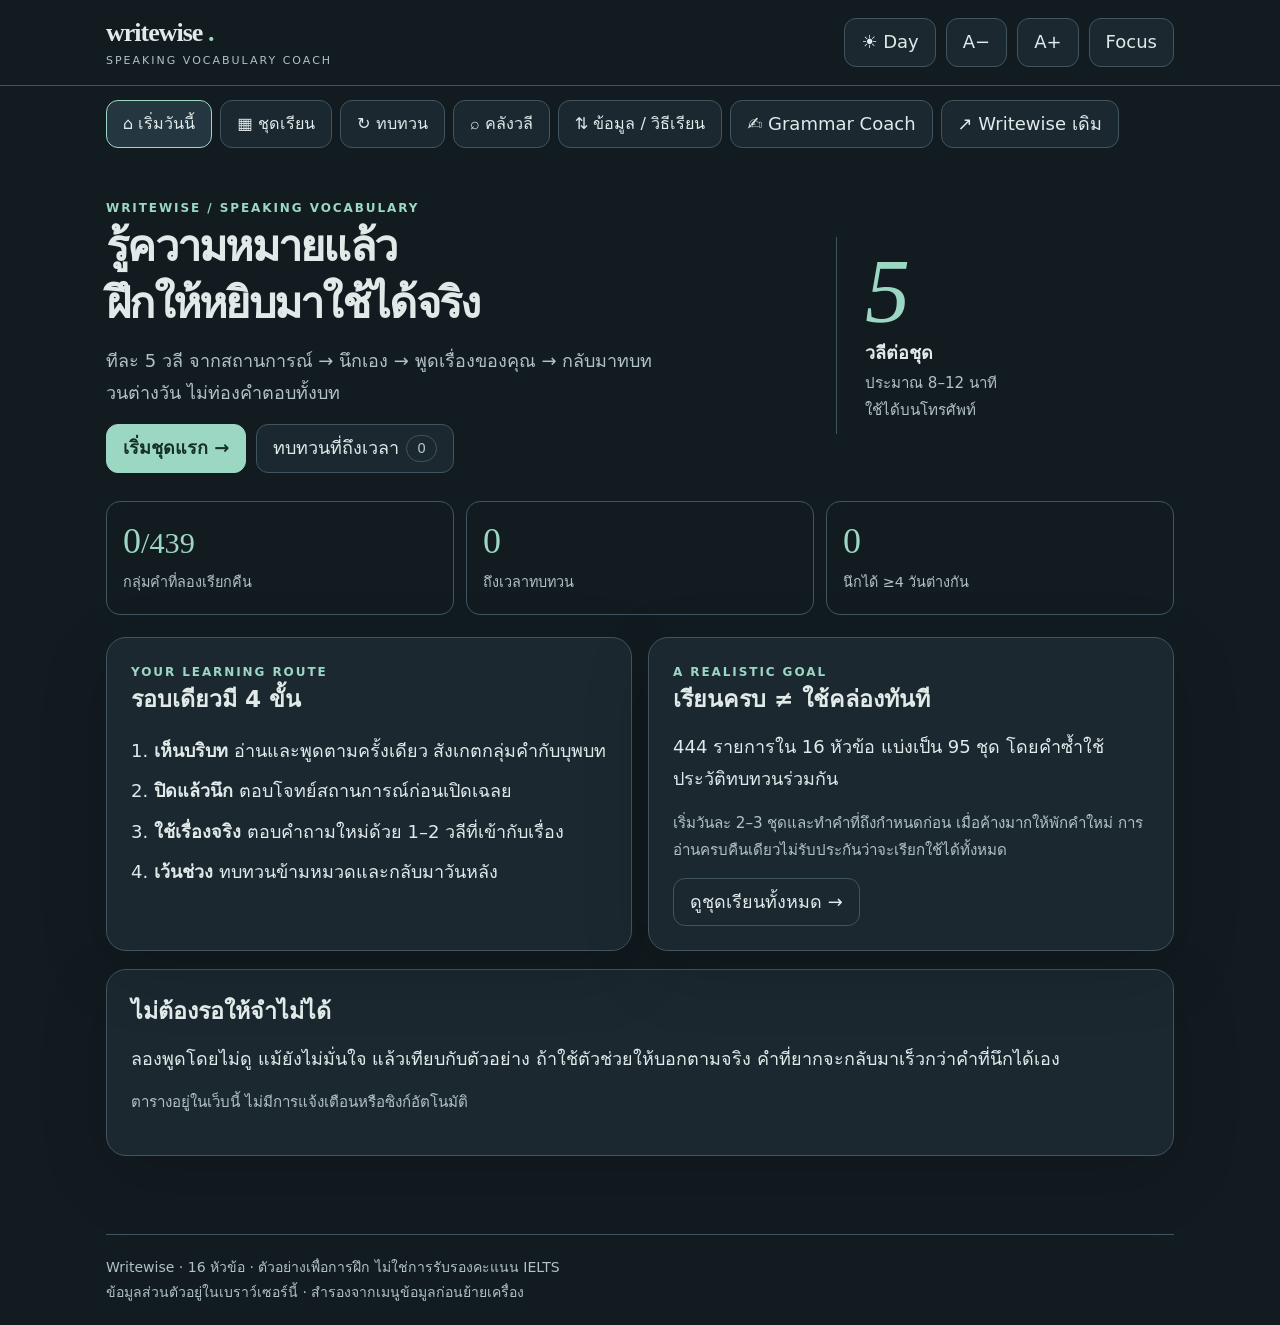
<file: vocabulary-coach.html>
<!doctype html>
<html lang="th"><head><meta charset="utf-8"><meta name="viewport" content="width=device-width,initial-scale=1,viewport-fit=cover"><meta name="theme-color" content="#121b20"><meta name="description" content="Writewise Speaking Vocabulary: ฝึกทีละ 5 วลี เรียกคืนจากสถานการณ์ ใช้กับเรื่องจริง และทบทวนเว้นช่วงบนมือถือ"><title>Writewise · Speaking Vocabulary Coach</title><style>:root{color-scheme:dark;--bg:#121b20;--panel:#1b2830;--raised:#243640;--text:#e1e9e9;--muted:#b0c1c7;--line:#40555f;--accent:#9bd7c3;--ink:#143028;--gold:#e4c48c;--vocab:#c0c5ef;--shadow:0 20px 70px #0002;--size:18px}
*{box-sizing:border-box}body{margin:0;background:var(--bg);color:var(--text);font:var(--size)/1.8 Tahoma,'Leelawadee UI',system-ui,sans-serif}body[data-theme=day]{color-scheme:light;--bg:#f3f4ee;--panel:#fffef8;--raised:#e9eee5;--text:#24362f;--muted:#53665b;--line:#c4cfc4;--accent:#28654f;--ink:#fff;--gold:#805619;--vocab:#555b9b}a{color:var(--accent);text-underline-offset:4px}button,input,select,textarea{font:inherit}button,.button,select{min-height:48px;padding:10px 16px;border:1px solid var(--line);border-radius:12px;background:var(--panel);color:var(--text);line-height:1.45;cursor:pointer;display:inline-flex;align-items:center;justify-content:center;text-decoration:none;gap:7px}button:hover,.button:hover{background:var(--raised);border-color:var(--accent)}button.primary,.button.primary{background:var(--accent);color:var(--ink);border-color:var(--accent);font-weight:700}button:disabled{opacity:.45;cursor:default}button.active{box-shadow:inset 0 0 0 2px var(--accent)}:focus-visible{outline:3px solid var(--gold);outline-offset:4px}h1,h2,h3,p{margin:0 0 14px}h1{font-size:clamp(1.7rem,4vw,2.7rem);line-height:1.3;letter-spacing:-.04em}h2{font-size:1.45rem;line-height:1.5}h3{font-size:1.12rem;line-height:1.5}.english{font-family:Georgia,'Times New Roman',serif;font-size:1.3em;line-height:1.65}.phrase{color:var(--accent);font-size:1.7em}.pattern{color:var(--gold)}.meaning{color:var(--vocab)}.muted{color:var(--muted)}.small{font-size:.84em}.eyebrow{font:700 12px/1.7 system-ui,sans-serif;letter-spacing:.16em;text-transform:uppercase;color:var(--accent)}.wrap{width:min(1120px,100%);margin:auto;padding:0 26px}.top{border-bottom:1px solid var(--line);padding:18px 0}.top-inner{display:flex;justify-content:space-between;align-items:center;gap:16px;flex-wrap:wrap}.brand{font:700 26px Georgia,serif;letter-spacing:-1px;text-decoration:none;color:var(--text)}.brand span{color:var(--accent)}.brand small{font:11px system-ui;display:block;letter-spacing:2px;color:var(--muted);margin-top:6px}.row{display:flex;align-items:center;gap:10px;flex-wrap:wrap}.spread{justify-content:space-between}.nav{padding:14px 0;display:flex;gap:8px;flex-wrap:wrap}.nav button{font-size:.9em}.nav button[aria-current=page]{background:var(--raised);border-color:var(--accent)}main{padding:24px 0 60px;min-height:65vh}.hero{display:grid;grid-template-columns:1.35fr .65fr;gap:28px;align-items:center;margin:12px 0 28px}.hero p{max-width:48ch}.hero-number{font:italic 90px/1 Georgia,serif;color:var(--accent);letter-spacing:-7px}.hero-stat{border-left:1px solid var(--line);padding:10px 28px}.card{padding:24px;background:var(--panel);border:1px solid var(--line);border-radius:20px;margin:0 0 18px;box-shadow:var(--shadow)}.grid{display:grid;grid-template-columns:repeat(2,minmax(0,1fr));gap:16px}.grid>.card{margin:0}.stats{display:grid;grid-template-columns:repeat(3,minmax(0,1fr));gap:12px;margin:22px 0}.stat{border:1px solid var(--line);padding:16px;border-radius:14px}.stat strong{font:36px/1.3 Georgia,serif;display:block;color:var(--accent)}.label{font-size:.8em;color:var(--muted)}.steps{display:flex;gap:5px;margin:20px 0}.steps div{flex:1;border-bottom:3px solid var(--line);padding:8px 2px;font-size:.83em;color:var(--muted)}.steps .active{border-color:var(--accent);color:var(--text)}.pill{display:inline-block;padding:3px 10px;border:1px solid var(--line);border-radius:30px;font-size:.76em;color:var(--muted)}.callout{border-left:3px solid var(--accent);padding:12px 18px;background:var(--raised);border-radius:0 10px 10px 0;margin:16px 0}.question{border-left-color:var(--gold)}.answer{border-top:1px solid var(--line);padding-top:22px;margin-top:22px}.actions{position:sticky;bottom:0;padding:12px 0 max(12px,env(safe-area-inset-bottom));background:var(--bg);border-top:1px solid var(--line);z-index:5;display:flex;gap:10px;justify-content:space-between;flex-wrap:wrap}.actions button{flex:1}.wide{width:100%}label.field{display:block;margin:18px 0}label.field>span{display:block;margin:0 0 8px}textarea,input[type=text],input[type=search]{width:100%;background:var(--bg);color:var(--text);border:1px solid var(--line);border-radius:12px;padding:12px 14px;line-height:1.75}textarea{resize:vertical;min-height:110px;font-size:1rem}.check{display:flex;align-items:flex-start;gap:10px;margin:14px 0}.check input{width:22px;height:22px;margin-top:5px;accent-color:var(--accent);flex:none}.progress{height:6px;overflow:hidden;border-radius:4px;background:var(--raised);margin:12px 0}.progress i{display:block;height:100%;background:var(--accent)}.batch{display:flex;flex-direction:column;gap:10px}.batch button{margin-top:auto}.batch h3{margin:0}.batch .small{overflow-wrap:anywhere}.library-item{margin-bottom:10px}.library-item summary{padding:14px;cursor:pointer;line-height:1.6}.library-item .inside{padding:0 16px 18px}details{border:1px solid var(--line);border-radius:14px;margin:14px 0;background:var(--panel)}details>summary{padding:15px;cursor:pointer}details .inside{padding:0 18px 18px}.rates{display:grid;grid-template-columns:1fr;gap:9px}.rates button{justify-content:flex-start;text-align:left}.rating-meta{display:block;font-size:.78em;opacity:.85}.toast{position:fixed;bottom:20px;left:50%;transform:translateX(-50%);z-index:30;background:var(--accent);color:var(--ink);border-radius:12px;padding:12px 20px;max-width:90%;width:max-content;box-shadow:var(--shadow)}.warning{border-color:var(--gold);color:var(--gold)}footer{border-top:1px solid var(--line);padding:20px 0;font-size:.78em;color:var(--muted)}.skip{position:absolute;left:-10000px}.skip:focus{left:10px;top:10px;z-index:40;padding:10px;background:var(--panel)}[hidden]{display:none!important}ul,ol{padding-left:23px}li{margin:8px 0}.no-margin{margin:0}.focus main{max-width:760px;margin:auto}.focus .hero-stat{display:none}.focus .hero{grid-template-columns:1fr}.blank{border:1px dashed var(--line);border-radius:14px;padding:24px;text-align:center;color:var(--muted)}
@media(max-width:650px){.wrap{padding:0 16px}.top{padding:15px 0}.hero{grid-template-columns:1fr;margin-top:4px;gap:16px}.hero-stat{border-left:0;border-top:1px solid var(--line);padding:16px 0;display:flex;gap:22px;align-items:center}.hero-number{font-size:60px;letter-spacing:-4px}.card{padding:19px;border-radius:16px}.grid{grid-template-columns:1fr}.stat{padding:12px 8px}.stat strong{font-size:30px}.label{font-size:.72em}.english{font-size:1.2em}.phrase{font-size:1.55em}.steps{gap:3px}.steps div{font-size:.75em}.top .row{gap:6px}.nav{display:grid;grid-template-columns:repeat(2,minmax(0,1fr))}.nav button{padding:9px 8px}.actions{position:static}.actions button{min-width:120px}.hero h1 br{display:none}.rating-meta{font-size:.78em}.focus .wrap{padding:0 16px}}
@media(prefers-reduced-motion:no-preference){button,a{transition:background .16s,border-color .16s}}@media print{.top,.nav,.actions,button,footer{display:none}body{--bg:white;--panel:white;--text:#111;--muted:#444;--accent:#24543f;--gold:#66430f;--vocab:#404070;--line:#bbb}.card{break-inside:avoid;box-shadow:none}}
</style></head>
<body><a href="#main" class="skip">ข้ามไปบทเรียน</a><header class="top"><div class="wrap top-inner"><a class="brand" href="index.html">writewise<span> .</span><small>SPEAKING VOCABULARY COACH</small></a><div class="row"><button id="theme">☀ Day</button><button id="smaller" aria-label="ลดขนาดตัวอักษร">A−</button><button id="larger" aria-label="เพิ่มขนาดตัวอักษร">A+</button><button id="focus" aria-pressed="false">Focus</button></div></div></header>
<div class="wrap"><nav class="nav" aria-label="เมนู Speaking Vocabulary"><button data-view="home">⌂ เริ่มวันนี้</button><button data-view="batches">▦ ชุดเรียน</button><button data-view="review">↻ ทบทวน</button><button data-view="library">⌕ คลังวลี</button><button data-view="data">⇅ ข้อมูล / วิธีเรียน</button><a class="button" href="grammar-coach.html">✍ Grammar Coach</a><a class="button" href="index.html">↗ Writewise เดิม</a></nav>
<div id="storage-warning" class="card warning" role="alert" hidden>เบราว์เซอร์ไม่สามารถอ่านหรือบันทึกความคืบหน้าได้ตามปกติ กรุณาส่งออกข้อมูลในเมนู “ข้อมูล / วิธีเรียน” ก่อนปิด</div>
<div id="stale-warning" class="card warning" role="alert" hidden>ข้อมูลเปลี่ยนจากแท็บอื่น หยุดการแก้ไขเพื่อป้องกันประวัติทับกัน <button id="reload-data">โหลดข้อมูลล่าสุด</button></div>
<main id="main" tabindex="-1"></main><footer>Writewise · 16 หัวข้อ · ตัวอย่างเพื่อการฝึก ไม่ใช่การรับรองคะแนน IELTS<br>ข้อมูลส่วนตัวอยู่ในเบราว์เซอร์นี้ · สำรองจากเมนูข้อมูลก่อนย้ายเครื่อง</footer></div><div id="toast" class="toast" role="status" hidden></div><noscript><p>หน้านี้ต้องเปิด JavaScript เพื่อใช้ปุ่มและบันทึกการทบทวน กรุณาเปิดลิงก์เว็บใน Safari หรือ Chrome</p></noscript>
<script type="application/json" id="course-data">{"version":1,"title":"Speaking Vocabulary Coach","coverage":{"sourceEntries":444,"topics":16,"note":"Definition entries, not unique words; duplicates share review history."},"topics":[{"id":"education","name":"Education","thai":"การศึกษา","entries":[{"sourceIndex":0,"entryIndex":0,"phrase":"attend classes","meaningTh":"เข้าเรียน","definition":"Go to scheduled lessons.","pattern":"attend classes in + subject","example":"I attend classes in the evening because I work during the day.","recallPrompt":"You go to your scheduled lessons regularly. How would you describe this habit?","personalPrompt":"How often do you attend classes, and what helps you go regularly?","note":"Attend takes a direct object: attend classes, not attend to classes.","id":"s00-e00","topic":"education","key":"attend-classes"},{"sourceIndex":0,"entryIndex":1,"phrase":"private language school","meaningTh":"โรงเรียนสอนภาษาเอกชน","definition":"An independently run school offering language lessons.","pattern":"study at a private language school","example":"A private language school near the station offers small conversation groups.","recallPrompt":"You pay an independent institution to study Spanish. What kind of institution is it?","personalPrompt":"Would you choose a private language school? Explain your real priorities.","note":"","id":"s00-e01","topic":"education","key":"private-language-school"},{"sourceIndex":0,"entryIndex":2,"phrase":"an intensive course","meaningTh":"หลักสูตรเร่งรัด","definition":"A course with concentrated study over a relatively short period.","pattern":"take an intensive course in + subject","example":"She took an intensive course in English before starting her internship.","recallPrompt":"You study six hours a day for three weeks to improve quickly. How would you describe the programme?","personalPrompt":"Have you taken an intensive course, or would you consider one?","note":"","id":"s00-e02","topic":"education","key":"intensive-course"},{"sourceIndex":0,"entryIndex":3,"phrase":"meet a deadline","meaningTh":"ทำงานเสร็จตามกำหนด","definition":"Complete a task by the agreed time.","pattern":"meet a deadline for + noun / meet the deadline","example":"I start essays early so I can meet the deadline without losing sleep.","recallPrompt":"Your assignment is due Friday, and you submit it Thursday. What have you managed to do?","personalPrompt":"What helps you meet a deadline when you have several tasks?","note":"","id":"s00-e03","topic":"education","key":"meet-a-deadline"},{"sourceIndex":0,"entryIndex":4,"phrase":"keep up with your studies","meaningTh":"เรียนตามเนื้อหาได้ทัน","definition":"Maintain the progress and work your course requires.","pattern":"keep up with my/your studies","example":"Reviewing my notes each evening helps me keep up with my studies.","recallPrompt":"Your course moves quickly, but you finish the required work each week. How would you describe your progress?","personalPrompt":"What makes it easier or harder for you to keep up with your studies?","note":"","id":"s00-e04","topic":"education","key":"keep-up-with-your-studies"},{"sourceIndex":0,"entryIndex":5,"phrase":"learn something by heart","meaningTh":"ท่องจำให้ขึ้นใจ","definition":"Memorise something so you can repeat it accurately.","pattern":"learn + poem/speech/words + by heart","example":"We had to learn a short poem by heart for the school performance.","recallPrompt":"You can recite a poem without looking at the page. How did you prepare it?","personalPrompt":"What have you learned by heart, and was that useful?","note":"Past forms: learned or learnt.","id":"s00-e05","topic":"education","key":"learn-something-by-heart"},{"sourceIndex":0,"entryIndex":6,"phrase":"a single-sex school","meaningTh":"โรงเรียนชายล้วนหรือหญิงล้วน","definition":"A school admitting only boys or only girls.","pattern":"go to / attend a single-sex school","example":"My cousin attended a single-sex school but joined a mixed sports club.","recallPrompt":"An institution admits girls only. How would you describe this type of education?","personalPrompt":"Did you attend a single-sex school? If not, would you have wanted to?","note":"","id":"s00-e06","topic":"education","key":"single-sex-school"},{"sourceIndex":0,"entryIndex":7,"phrase":"a state school","meaningTh":"โรงเรียนที่รัฐให้ทุน","definition":"A school funded by the government.","pattern":"attend a state school","example":"The state school near our house has an excellent music department.","recallPrompt":"Children attend a government-funded institution rather than a fee-paying private one. What is the British term for it?","personalPrompt":"What is one strength or weakness of state schools where you live?","note":"British English. The usual US equivalent is public school.","id":"s00-e07","topic":"education","key":"state-school"},{"sourceIndex":0,"entryIndex":8,"phrase":"play truant","meaningTh":"หนีเรียน","definition":"Miss school without permission.","pattern":"play truant from school","example":"He used to play truant, but a supportive teacher helped him return regularly.","recallPrompt":"A pupil skips lessons without permission. What is the British expression for this behaviour?","personalPrompt":"Why do you think some pupils play truant? Connect your answer to something you have observed.","note":"British English; skip school is more widely used internationally.","id":"s00-e08","topic":"education","key":"play-truant"},{"sourceIndex":0,"entryIndex":9,"phrase":"a bachelor's degree","meaningTh":"ปริญญาตรี","definition":"An undergraduate academic qualification awarded by a university or college.","pattern":"do / earn a bachelor's degree in + subject","example":"She earned a bachelor's degree in engineering before joining a design firm.","recallPrompt":"Someone completes their first university qualification after secondary education. What qualification might they receive?","personalPrompt":"Do you have, want, or know someone studying for a bachelor's degree? In what subject?","note":"Use the apostrophe: bachelor's degree. Course length varies.","id":"s00-e09","topic":"education","key":"bachelor-s-degree"},{"sourceIndex":0,"entryIndex":10,"phrase":"take a year out","meaningTh":"หยุดเรียนหรือพักงานหนึ่งปี","definition":"Pause education or work for a year to do something else.","pattern":"take a year out to + verb / before + -ing","example":"He took a year out to volunteer before applying to university.","recallPrompt":"You pause formal education for twelve months to travel. How would you describe that choice?","personalPrompt":"Would you take a year out, and what would you realistically do?","note":"Not limited to the period before university.","id":"s00-e10","topic":"education","key":"take-a-year-out"},{"sourceIndex":0,"entryIndex":11,"phrase":"a mature student","meaningTh":"นักศึกษาที่เริ่มเรียนเมื่ออายุมากกว่าปกติ","definition":"A student who begins or returns to study later than the usual starting age.","pattern":"return to university as a mature student","example":"As a mature student, she brought useful workplace experience to discussions.","recallPrompt":"A person returns to university at forty after years in employment. How might you describe this learner?","personalPrompt":"Do you know a mature student, or could you imagine becoming one?","note":"Especially British English; age thresholds vary by institution.","id":"s00-e11","topic":"education","key":"mature-student"},{"sourceIndex":0,"entryIndex":12,"phrase":"work your way through university","meaningTh":"ทำงานหาเงินส่งตัวเองเรียนมหาวิทยาลัย","definition":"Support yourself financially through paid work while studying for a degree.","pattern":"work my/your way through university","example":"She worked her way through university by tutoring at weekends.","recallPrompt":"You fund your degree by earning money alongside your studies. How would you describe what you do?","personalPrompt":"Would you work your way through university? What challenges would you expect?","note":"","id":"s00-e12","topic":"education","key":"work-your-way-through-university"},{"sourceIndex":0,"entryIndex":13,"phrase":"sit an exam","meaningTh":"เข้าสอบ","definition":"Take a formal test.","pattern":"sit an exam in + subject","example":"I'm sitting an exam in statistics next month, so I practise a little every day.","recallPrompt":"You are scheduled to take a formal test next Monday. How could you express that in British English?","personalPrompt":"When did you last sit an exam, and how did you prepare?","note":"Common in British English; take an exam is also correct. Past: sat.","id":"s00-e13","topic":"education","key":"sit-an-exam"},{"sourceIndex":0,"entryIndex":14,"phrase":"a graduation ceremony","meaningTh":"พิธีสำเร็จการศึกษา","definition":"A formal event celebrating students completing their qualifications.","pattern":"attend a graduation ceremony","example":"Her family travelled overnight to attend her graduation ceremony.","recallPrompt":"Students wear gowns while their university celebrates their completed qualifications. What is this event?","personalPrompt":"Have you attended a graduation ceremony? Describe it, or say whether you would like to.","note":"","id":"s00-e14","topic":"education","key":"graduation-ceremony"},{"sourceIndex":0,"entryIndex":15,"phrase":"higher education","meaningTh":"การศึกษาระดับอุดมศึกษา","definition":"Study beyond secondary school, especially at universities and colleges.","pattern":"access to higher education / enter higher education","example":"Affordable loans can make higher education accessible to more people.","recallPrompt":"You are discussing university-level study after secondary school. What broad term describes this stage?","personalPrompt":"How important is higher education for the career you want?","note":"Usually uncountable: access to higher education, not a higher education.","id":"s00-e15","topic":"education","key":"higher-education"},{"sourceIndex":0,"entryIndex":16,"phrase":"a master's degree","meaningTh":"ปริญญาโท","definition":"An advanced academic qualification, usually taken after a first degree.","pattern":"do / earn a master's degree in + subject","example":"He is doing a master's degree in public health while working part-time.","recallPrompt":"A graduate wants an advanced qualification beyond a bachelor's, before a doctorate. What might they study for?","personalPrompt":"Would a master's degree be useful for your goals? Why or why not?","note":"Use the apostrophe: master's degree.","id":"s00-e16","topic":"education","key":"master-s-degree"},{"sourceIndex":0,"entryIndex":17,"phrase":"distance learning","meaningTh":"การเรียนทางไกล","definition":"Study with teachers and learners in different locations.","pattern":"study through distance learning / a distance-learning course","example":"Distance learning allowed her to study without leaving her hometown.","recallPrompt":"Your teacher is in another city and you study remotely. What type of education is this?","personalPrompt":"Would distance learning suit your daily routine? Give a specific reason.","note":"Often online, but not necessarily. The term is usually uncountable.","id":"s00-e17","topic":"education","key":"distance-learning"},{"sourceIndex":0,"entryIndex":18,"phrase":"give feedback","meaningTh":"ให้ข้อเสนอแนะ","definition":"Offer comments that help someone understand or improve their work.","pattern":"give someone feedback on + noun","example":"Our tutor gives us feedback on both pronunciation and organisation.","recallPrompt":"A tutor explains what you did well and what needs improvement. What is the tutor doing?","personalPrompt":"Who gives you the most useful feedback, and on what?","note":"Feedback is uncountable: some feedback, not a feedback.","id":"s00-e18","topic":"education","key":"give-feedback"},{"sourceIndex":0,"entryIndex":19,"phrase":"a subject specialist","meaningTh":"ผู้เชี่ยวชาญเฉพาะวิชา","definition":"Someone with deep knowledge of a particular academic field.","pattern":"a subject specialist in + field","example":"The school invited a subject specialist in biology to train its teachers.","recallPrompt":"A teacher has deep expertise in one academic field. How could you describe that person?","personalPrompt":"When have you benefited from learning with a subject specialist?","note":"","id":"s00-e19","topic":"education","key":"subject-specialist"},{"sourceIndex":0,"entryIndex":20,"phrase":"tuition fees","meaningTh":"ค่าเล่าเรียน","definition":"The money charged for teaching on a course.","pattern":"pay tuition fees / tuition fees for + course","example":"Tuition fees are only part of the cost of studying abroad.","recallPrompt":"A university charges students for teaching, separately from housing and food. What are these charges?","personalPrompt":"How much do tuition fees affect your education choices?","note":"","id":"s00-e20","topic":"education","key":"tuition-fees"},{"sourceIndex":0,"entryIndex":21,"phrase":"face-to-face classes","meaningTh":"ชั้นเรียนที่พบครูและเพื่อนต่อหน้า","definition":"Lessons where students and teachers are physically together.","pattern":"prefer / attend face-to-face classes","example":"I prefer face-to-face classes because discussions feel more spontaneous.","recallPrompt":"Your teacher and classmates meet in the same physical room rather than online. What kind of lessons are these?","personalPrompt":"Which suits you better, face-to-face classes or online lessons, and why?","note":"","id":"s00-e21","topic":"education","key":"face-to-face-classes"},{"sourceIndex":0,"entryIndex":22,"phrase":"fall behind with your studies","meaningTh":"เรียนตามไม่ทัน","definition":"Make less progress than your course requires.","pattern":"fall behind with my/your studies","example":"After missing two weeks, he began to fall behind with his studies.","recallPrompt":"Illness makes you miss several lessons, and your unfinished assignments pile up. How would you describe your situation?","personalPrompt":"Have you ever fallen behind with your studies? What helped, or what would help?","note":"","id":"s00-e22","topic":"education","key":"fall-behind-with-your-studies"},{"sourceIndex":0,"entryIndex":23,"phrase":"a boarding school","meaningTh":"โรงเรียนประจำ","definition":"A school where pupils live during the school term.","pattern":"attend a boarding school / send a child to a boarding school","example":"At her boarding school, pupils eat dinner together in a large dining hall.","recallPrompt":"Children sleep and eat at the institution they attend during term time. What type of institution is it?","personalPrompt":"Would you have enjoyed attending a boarding school? Explain why.","note":"","id":"s00-e23","topic":"education","key":"boarding-school"},{"sourceIndex":0,"entryIndex":24,"phrase":"a public school","meaningTh":"โรงเรียนเอกชนเก่าแก่ในอังกฤษ หรือโรงเรียนรัฐในสหรัฐฯ","definition":"In England, traditionally a prestigious fee-paying independent school; in the US, a government-funded school.","pattern":"attend a public school / the public-school system","example":"In the US, most children attend a public school funded by the government.","recallPrompt":"An American child attends a government-funded local institution. What term would Americans normally use?","personalPrompt":"Using the US meaning, how do public schools compare with private schools where you live?","note":"Meaning changes by country: in England, certain prestigious private schools; in the US, state-funded schools. Specify the country.","id":"s00-e24","topic":"education","key":"public-school"}]},{"id":"books-films","name":"Books & Films","thai":"หนังสือและภาพยนตร์","entries":[{"sourceIndex":1,"entryIndex":0,"phrase":"be engrossed in","meaningTh":"จดจ่ออยู่กับจนลืมสิ่งรอบตัว","definition":"Be so interested in something that you give it all your attention.","pattern":"be engrossed in + noun","example":"I was so engrossed in the novel that I missed my stop.","recallPrompt":"A novel holds your attention so completely that you forget the time. How would you describe yourself?","personalPrompt":"What was the last thing you were engrossed in?","note":"","id":"s01-e00","topic":"books-films","key":"be-engrossed-in"},{"sourceIndex":1,"entryIndex":1,"phrase":"bedtime reading","meaningTh":"หนังสือหรือสิ่งที่อ่านก่อนนอน","definition":"Material you read before going to sleep.","pattern":"choose something for bedtime reading","example":"Short travel essays are my favourite bedtime reading.","recallPrompt":"You keep a light novel beside your pillow to enjoy before sleeping. What role does it serve?","personalPrompt":"What would you choose for bedtime reading, and why?","note":"","id":"s01-e01","topic":"books-films","key":"bedtime-reading"},{"sourceIndex":1,"entryIndex":2,"phrase":"take out a library book","meaningTh":"ยืมหนังสือจากห้องสมุด","definition":"Borrow a book from a library for a limited time.","pattern":"take a book out of / from the library","example":"I took out a library book about local history for my project.","recallPrompt":"You borrow a novel from the public lending collection and promise to return it. How can you describe the borrowing action?","personalPrompt":"When did you last take out a library book, or why do you prefer another source?","note":"Past: took out; taken out. Borrow is also natural.","id":"s01-e02","topic":"books-films","key":"take-out-a-library-book"},{"sourceIndex":1,"entryIndex":3,"phrase":"read something from cover to cover","meaningTh":"อ่านตั้งแต่หน้าแรกจนจบ","definition":"Read every page of a book or publication.","pattern":"read + book/magazine + from cover to cover","example":"I read the travel guide from cover to cover before our trip.","recallPrompt":"You finish every page of a guide without skipping anything. How would you describe the extent of your reading?","personalPrompt":"What have you read from cover to cover, and why did it hold your attention?","note":"","id":"s01-e03","topic":"books-films","key":"read-something-from-cover-to-cover"},{"sourceIndex":1,"entryIndex":4,"phrase":"a showing","meaningTh":"รอบฉายภาพยนตร์","definition":"A scheduled screening of a film.","pattern":"the evening showing / a showing of + title","example":"We booked the early showing because the later one was sold out.","recallPrompt":"The same movie is presented at two, five and eight o'clock. What noun describes each scheduled presentation?","personalPrompt":"Which showing would you normally choose at the cinema, and why?","note":"","id":"s01-e04","topic":"books-films","key":"showing"},{"sourceIndex":1,"entryIndex":5,"phrase":"a low-budget film","meaningTh":"ภาพยนตร์ทุนต่ำ","definition":"A film produced with relatively little money.","pattern":"make / watch a low-budget film","example":"That low-budget film relies on sharp dialogue rather than expensive effects.","recallPrompt":"A director creates a movie with very little funding. How would you describe the production?","personalPrompt":"Have you enjoyed a low-budget film? Name it, or explain what might appeal to you.","note":"","id":"s01-e05","topic":"books-films","key":"low-budget-film"},{"sourceIndex":1,"entryIndex":6,"phrase":"a box-office hit","meaningTh":"ภาพยนตร์ที่ทำรายได้ดีจากการฉาย","definition":"A film that earns a lot from cinema ticket sales.","pattern":"become a box-office hit","example":"The comedy became a box-office hit despite having no famous actors.","recallPrompt":"A movie sells huge numbers of cinema tickets. How would you describe its commercial success?","personalPrompt":"Which box-office hit have you seen, and did it deserve its success?","note":"","id":"s01-e06","topic":"books-films","key":"box-office-hit"},{"sourceIndex":1,"entryIndex":7,"phrase":"sci-fi","meaningTh":"แนววิทยาศาสตร์และโลกสมมติ","definition":"Fiction exploring imagined science, technology or future worlds.","pattern":"a sci-fi film / be into sci-fi","example":"I enjoy sci-fi that explores how technology could change everyday life.","recallPrompt":"A story imagines journeys between planets and future technology. What genre might it belong to?","personalPrompt":"What do you enjoy or dislike about sci-fi?","note":"Short for science fiction; pronounced sigh-fie.","id":"s01-e07","topic":"books-films","key":"sci-fi"},{"sourceIndex":1,"entryIndex":8,"phrase":"catch the latest movie","meaningTh":"ไปดูภาพยนตร์ออกใหม่","definition":"Find an opportunity to see a newly released film.","pattern":"catch the latest movie at + cinema","example":"We sometimes catch the latest movie after our Friday classes.","recallPrompt":"A new release has just arrived, and you decide to go and see it. How might you casually describe your plan?","personalPrompt":"Do you like to catch the latest movie or wait until later? Why?","note":"Conversational. Catch a film is also natural.","id":"s01-e08","topic":"books-films","key":"catch-the-latest-movie"},{"sourceIndex":1,"entryIndex":9,"phrase":"be a big reader","meaningTh":"เป็นคนอ่านหนังสือเยอะ","definition":"Read frequently and enjoy books.","pattern":"be a big reader / not be much of a reader","example":"My brother is a big reader and always has a novel in his bag.","recallPrompt":"Someone regularly finishes novels and loves books. How could you describe their habit?","personalPrompt":"Are you a big reader? Explain using your actual habits.","note":"","id":"s01-e09","topic":"books-films","key":"be-a-big-reader"},{"sourceIndex":1,"entryIndex":10,"phrase":"be heavy-going","meaningTh":"อ่านหรือเข้าใจยากและต้องใช้สมาธิมาก","definition":"Be demanding or difficult to get through.","pattern":"find something heavy-going / be a bit heavy-going","example":"I found the first chapter heavy-going, but the examples helped later on.","recallPrompt":"A chapter is dense and takes considerable effort to understand. How would you describe it?","personalPrompt":"What kind of material do you find heavy-going, and why?","note":"Can describe films, discussions and other demanding experiences too.","id":"s01-e10","topic":"books-films","key":"be-heavy-going"},{"sourceIndex":1,"entryIndex":11,"phrase":"special effects","meaningTh":"เทคนิคพิเศษด้านภาพหรือเสียง","definition":"Techniques that create images or sounds beyond ordinary filming.","pattern":"impressive special effects / rely on special effects","example":"The special effects looked convincing, but the story felt weak.","recallPrompt":"A movie creates a realistic dragon and impossible explosions. What production techniques help achieve this?","personalPrompt":"How much do special effects influence your enjoyment of a film?","note":"","id":"s01-e11","topic":"books-films","key":"special-effects"},{"sourceIndex":1,"entryIndex":12,"phrase":"a soundtrack","meaningTh":"ดนตรีหรือเสียงประกอบภาพยนตร์","definition":"The recorded sound of a film, often referring especially to its music.","pattern":"a memorable soundtrack / the soundtrack to + title","example":"I still listen to the soundtrack even though I saw the film years ago.","recallPrompt":"You love the music accompanying a movie and buy the album. What is the album commonly called?","personalPrompt":"Which film has a soundtrack you remember, and what makes it memorable?","note":"Can mean all recorded film audio, though conversation often focuses on the music.","id":"s01-e12","topic":"books-films","key":"soundtrack"},{"sourceIndex":1,"entryIndex":13,"phrase":"a historical novel","meaningTh":"นวนิยายอิงยุคอดีต","definition":"A fictional story set in a past period.","pattern":"read a historical novel set in + place/period","example":"The historical novel follows a young printer in nineteenth-century Bangkok.","recallPrompt":"A fictional book follows people living two centuries ago. What type of book is it?","personalPrompt":"Would you choose a historical novel? Which period interests you?","note":"","id":"s01-e13","topic":"books-films","key":"historical-novel"},{"sourceIndex":1,"entryIndex":14,"phrase":"a page-turner","meaningTh":"หนังสือที่อ่านเพลินจนวางไม่ลง","definition":"A book so engaging that you want to continue reading.","pattern":"be a real page-turner","example":"The mystery was a real page-turner, with a surprise at the end of every chapter.","recallPrompt":"A book makes you eager to discover what happens next, chapter after chapter. What noun describes it?","personalPrompt":"Name a page-turner you enjoyed, or describe what would make a book one.","note":"","id":"s01-e14","topic":"books-films","key":"page-turner"},{"sourceIndex":1,"entryIndex":15,"phrase":"come highly recommended","meaningTh":"ได้รับคำแนะนำอย่างมากว่าดี","definition":"Be strongly praised and recommended by other people.","pattern":"come highly recommended by + person","example":"The novel came highly recommended by my tutor, so I borrowed it.","recallPrompt":"Several people strongly praise a book and urge you to try it. How would you describe its reputation?","personalPrompt":"What book or film came highly recommended to you, and did it live up to expectations?","note":"","id":"s01-e15","topic":"books-films","key":"come-highly-recommended"},{"sourceIndex":1,"entryIndex":16,"phrase":"be based on","meaningTh":"สร้างจากหรืออิงจาก","definition":"Use an existing story, event or idea as a starting point.","pattern":"be based on + novel/true story","example":"The drama is based on a real rescue, although some details were changed.","recallPrompt":"A director adapts a real event into a movie. How would you explain the connection between them?","personalPrompt":"Describe a film you know that is based on a book or real event.","note":"Use on, not in: based on a true story.","id":"s01-e16","topic":"books-films","key":"be-based-on"},{"sourceIndex":1,"entryIndex":17,"phrase":"the plot","meaningTh":"โครงเรื่องและลำดับเหตุการณ์","definition":"The connected events that make up a story.","pattern":"follow the plot / a predictable plot","example":"The plot was easy to follow, but the ending still surprised me.","recallPrompt":"You explain the linked events in a novel, including its conflict and resolution. What aspect are you describing?","personalPrompt":"Describe the plot of a book or film you know in two sentences.","note":"","id":"s01-e17","topic":"books-films","key":"plot"},{"sourceIndex":1,"entryIndex":18,"phrase":"the setting","meaningTh":"สถานที่และช่วงเวลาที่เรื่องดำเนินอยู่","definition":"The place and time in which a story happens.","pattern":"the setting of + story / a coastal setting","example":"The setting of the novel is a small fishing town in the 1960s.","recallPrompt":"A story happens in a mountain village during the 1920s. What aspect do those details establish?","personalPrompt":"Which book or film has a setting you would like to visit, and why?","note":"Includes time as well as place.","id":"s01-e18","topic":"books-films","key":"setting"},{"sourceIndex":1,"entryIndex":19,"phrase":"couldn't put it down","meaningTh":"อ่านเพลินจนวางไม่ลง","definition":"Found a book so engaging that stopping was difficult.","pattern":"I couldn't put it down / a book I couldn't put down","example":"I started the novel after dinner and couldn't put it down until midnight.","recallPrompt":"You intend to stop reading after one chapter but continue for hours because it is so enjoyable. What could you say?","personalPrompt":"Tell me about a book you couldn't put down, or explain why this rarely happens to you.","note":"An enthusiastic exaggeration, not a literal inability.","id":"s01-e19","topic":"books-films","key":"couldn-t-put-it-down"},{"sourceIndex":1,"entryIndex":20,"phrase":"the central character","meaningTh":"ตัวละครหลัก","definition":"The person or figure at the centre of a story.","pattern":"the central character in + story","example":"The central character is a shy teenager who gradually becomes more confident.","recallPrompt":"One fictional person is the main focus of a novel's events. How would you refer to that figure?","personalPrompt":"Who is the central character in a story you like, and what makes them interesting?","note":"","id":"s01-e20","topic":"books-films","key":"central-character"},{"sourceIndex":1,"entryIndex":21,"phrase":"tell the story of","meaningTh":"เล่าเรื่องราวของ","definition":"Describe someone's experiences or a sequence of events.","pattern":"tell the story of + person/event","example":"The documentary tells the story of a village rebuilding after a flood.","recallPrompt":"A documentary follows a musician's journey from childhood to fame. How would you introduce its subject?","personalPrompt":"Choose a film you know: who or what does it tell the story of?","note":"","id":"s01-e21","topic":"books-films","key":"tell-the-story-of"},{"sourceIndex":1,"entryIndex":22,"phrase":"an e-book","meaningTh":"หนังสืออิเล็กทรอนิกส์","definition":"A book published in digital form.","pattern":"download / read an e-book","example":"I downloaded an e-book so I could read during the flight without carrying extra weight.","recallPrompt":"You buy a novel as a digital file rather than a printed object. What have you bought?","personalPrompt":"When would you choose an e-book over a printed copy?","note":"","id":"s01-e22","topic":"books-films","key":"e-book"},{"sourceIndex":1,"entryIndex":23,"phrase":"an e-reader","meaningTh":"เครื่องอ่านหนังสืออิเล็กทรอนิกส์","definition":"A device designed mainly for reading digital books.","pattern":"read on an e-reader","example":"My e-reader lets me enlarge the text when my eyes are tired.","recallPrompt":"You buy a dedicated device for displaying digital novels with adjustable text. What is the device called?","personalPrompt":"Would an e-reader suit your habits better than a phone or a paper book?","note":"","id":"s01-e23","topic":"books-films","key":"e-reader"},{"sourceIndex":1,"entryIndex":24,"phrase":"a paperback","meaningTh":"หนังสือปกอ่อน","definition":"A printed book with a flexible paper or card cover.","pattern":"a paperback edition / buy a paperback","example":"I bought the paperback because it was cheaper and lighter.","recallPrompt":"A printed novel has a soft, flexible outer binding. What format is it?","personalPrompt":"Do you own a paperback you value? Describe it, or explain your preferred format.","note":"","id":"s01-e24","topic":"books-films","key":"paperback"},{"sourceIndex":1,"entryIndex":25,"phrase":"a hardback","meaningTh":"หนังสือปกแข็ง","definition":"A printed book with a stiff, durable cover.","pattern":"a hardback edition / a hardback copy","example":"I gave her a beautifully illustrated hardback for her birthday.","recallPrompt":"A printed book has a firm, rigid binding designed to last. What format is it?","personalPrompt":"When would you pay more for a hardback?","note":"Hardcover is especially common in US English.","id":"s01-e25","topic":"books-films","key":"hardback"},{"sourceIndex":1,"entryIndex":26,"phrase":"flick through","meaningTh":"เปิดดูคร่าว ๆ","definition":"Look quickly through pages without reading everything.","pattern":"flick through + book/magazine","example":"I flicked through the cookbook to see whether the recipes looked manageable.","recallPrompt":"You quickly turn the pages of a magazine to get a general impression. What are you doing?","personalPrompt":"What do you usually look for when you flick through a book before buying it?","note":"","id":"s01-e26","topic":"books-films","key":"flick-through"},{"sourceIndex":1,"entryIndex":27,"phrase":"get a good review","meaningTh":"ได้รับคำวิจารณ์ที่ดี","definition":"Receive a positive published opinion or assessment.","pattern":"get a good/bad review from + critic","example":"The film got a good review from a critic whose taste I trust.","recallPrompt":"A critic publishes a favourable assessment of a movie. How would you describe the reception it received?","personalPrompt":"Have you tried a book or film because it got a good review? What happened?","note":"Good and bad can be exchanged to describe the opposite response.","id":"s01-e27","topic":"books-films","key":"get-a-good-review"},{"sourceIndex":1,"entryIndex":28,"phrase":"go on general release","meaningTh":"เข้าฉายให้ผู้ชมทั่วไปได้ชมอย่างแพร่หลาย","definition":"Become available to the public in cinemas beyond limited screenings.","pattern":"go on general release in + month/country","example":"The film goes on general release in December after its festival premiere.","recallPrompt":"After a festival premiere, a movie becomes available in cinemas for ordinary audiences. What happens next?","personalPrompt":"Do you usually wait for a film to go on general release, or are you interested in previews?","note":"Especially British English; get a wide release is another option.","id":"s01-e28","topic":"books-films","key":"go-on-general-release"},{"sourceIndex":1,"entryIndex":29,"phrase":"on the big screen","meaningTh":"บนจอภาพยนตร์ในโรงหนัง","definition":"Shown or watched in a cinema.","pattern":"see / watch something on the big screen","example":"I'd rather see that nature documentary on the big screen.","recallPrompt":"You enjoy a movie at the cinema rather than on your phone. What expression describes that viewing format?","personalPrompt":"What would you most like to see on the big screen, and why?","note":"","id":"s01-e29","topic":"books-films","key":"on-the-big-screen"},{"sourceIndex":1,"entryIndex":30,"phrase":"an action movie","meaningTh":"ภาพยนตร์แอ็กชัน","definition":"A film driven by exciting physical events such as chases or fights.","pattern":"watch an action movie / a fast-paced action movie","example":"An action movie helps me switch off after a busy week.","recallPrompt":"A story on screen centres on chases, fights and daring rescues. What genre is it?","personalPrompt":"Do you enjoy an action movie more for its stunts or its story? Give an example.","note":"","id":"s01-e30","topic":"books-films","key":"action-movie"},{"sourceIndex":1,"entryIndex":31,"phrase":"see a film","meaningTh":"ดูภาพยนตร์หรือได้ชมภาพยนตร์","definition":"Experience a film, often referring to the viewing as a whole.","pattern":"see a film at the cinema / have seen a film","example":"I saw a film about urban wildlife at home last weekend.","recallPrompt":"A friend asks whether you have experienced a particular movie before. How could you reply using a common verb other than watch?","personalPrompt":"What was the last film you saw, and where did you see it?","note":"See and watch can both refer to viewing at home or at the cinema. See often emphasises the experience or occasion.","id":"s01-e31","topic":"books-films","key":"see-a-film"},{"sourceIndex":1,"entryIndex":32,"phrase":"watch a film","meaningTh":"ดูภาพยนตร์โดยเน้นกิจกรรมการดู","definition":"Spend time looking at and following a film.","pattern":"watch a film at home / watch a film together","example":"We watched a film at the cinema while waiting for the rain to stop.","recallPrompt":"You spend two hours following a movie from beginning to end. How would you name that activity using a verb other than see?","personalPrompt":"When do you usually watch a film, and who with?","note":"Watch and see are both possible at home or at the cinema. Watch often emphasises the activity itself.","id":"s01-e32","topic":"books-films","key":"watch-a-film"},{"sourceIndex":1,"entryIndex":33,"phrase":"a blockbuster","meaningTh":"ภาพยนตร์ที่ประสบความสำเร็จอย่างมหาศาล","definition":"A film that achieves very large commercial success.","pattern":"a summer blockbuster / a blockbuster sequel","example":"The studio hopes its new adventure film will become a summer blockbuster.","recallPrompt":"A movie becomes a huge commercial success and attracts enormous audiences. What single noun could describe it?","personalPrompt":"Which blockbuster have you enjoyed or avoided, and why?","note":"Often big-budget, but a large budget alone does not guarantee this label.","id":"s01-e33","topic":"books-films","key":"blockbuster"},{"sourceIndex":1,"entryIndex":34,"phrase":"a classic","meaningTh":"ผลงานอมตะที่ได้รับการยอมรับยาวนาน","definition":"A work widely admired over time for its lasting quality or importance.","pattern":"become a classic / a modern classic","example":"The film has become a classic because its themes still feel relevant.","recallPrompt":"A novel remains widely admired and influential decades after publication. What could you call it?","personalPrompt":"Which book or film do you consider a classic, and why?","note":"Not simply any old work. Classic and classical are different words.","id":"s01-e34","topic":"books-films","key":"classic"}]},{"id":"accommodation","name":"Accommodation","thai":"ที่พักอาศัย","entries":[{"sourceIndex":2,"entryIndex":0,"phrase":"live on campus","meaningTh":"พักอยู่ในบริเวณมหาวิทยาลัย","definition":"Have your home within university or college grounds.","pattern":"live on campus / live off campus","example":"Living on campus meant I could walk to the library in five minutes.","recallPrompt":"Your bedroom is in university accommodation within the institution's grounds. How would you describe where you stay?","personalPrompt":"Would you prefer to live on campus or elsewhere, and why?","note":"","id":"s02-e00","topic":"accommodation","key":"live-on-campus"},{"sourceIndex":2,"entryIndex":1,"phrase":"a hall of residence","meaningTh":"หอพักของมหาวิทยาลัย","definition":"A building providing accommodation for students.","pattern":"live in a hall of residence / halls of residence","example":"Her hall of residence has a shared kitchen on every floor.","recallPrompt":"A university provides a building where its students sleep and share facilities. What is the British term for it?","personalPrompt":"What would matter most to you in a hall of residence?","note":"British English; dormitory or dorm is common in US English.","id":"s02-e01","topic":"accommodation","key":"hall-of-residence"},{"sourceIndex":2,"entryIndex":2,"phrase":"a single room","meaningTh":"ห้องพักสำหรับหนึ่งคน","definition":"A room intended for one occupant.","pattern":"book / rent a single room","example":"I chose a single room because I needed a quiet place to study.","recallPrompt":"You book accommodation intended for just one guest. What type do you request?","personalPrompt":"Would you pay extra for a single room on a trip, and why?","note":"","id":"s02-e02","topic":"accommodation","key":"single-room"},{"sourceIndex":2,"entryIndex":3,"phrase":"student digs","meaningTh":"ที่พักเช่าของนักศึกษา","definition":"Informal rented accommodation for students, often in a shared home.","pattern":"live in student digs","example":"Their student digs were basic, but the location was convenient.","recallPrompt":"Several university friends rent modest rooms in a shared house. What informal British term describes their accommodation?","personalPrompt":"Would student digs suit you? Explain which shared facilities you could accept.","note":"Informal British English; normally plural.","id":"s02-e03","topic":"accommodation","key":"student-digs"},{"sourceIndex":2,"entryIndex":4,"phrase":"the suburbs","meaningTh":"ชานเมือง","definition":"Residential districts outside a city's central area.","pattern":"live in the suburbs / move to the suburbs","example":"They moved to the suburbs to find a quieter street and more space.","recallPrompt":"You live in a mainly residential district away from the city centre. What area might you describe?","personalPrompt":"Would you rather live in the suburbs or the city centre? Give your own reasons.","note":"","id":"s02-e04","topic":"accommodation","key":"suburbs"},{"sourceIndex":2,"entryIndex":5,"phrase":"move into a home","meaningTh":"ย้ายเข้าไปอยู่บ้านใหม่","definition":"Begin living in a particular house or flat.","pattern":"move into + house/flat / move in","example":"They moved into a small flat close to the railway station.","recallPrompt":"You start living in a new flat after collecting the keys. How would you describe that change?","personalPrompt":"When did you last move into a new home, or when would you like to?","note":"","id":"s02-e05","topic":"accommodation","key":"move-into-a-home"},{"sourceIndex":2,"entryIndex":6,"phrase":"a house-warming party","meaningTh":"งานฉลองขึ้นบ้านใหม่","definition":"A gathering to celebrate starting life in a new home.","pattern":"have / throw a house-warming party","example":"We threw a small house-warming party once the kitchen was ready.","recallPrompt":"You invite friends over to celebrate your newly occupied flat. What is the occasion called?","personalPrompt":"Who would you invite to a house-warming party, and what would you serve?","note":"Housewarming is also commonly written as one word.","id":"s02-e06","topic":"accommodation","key":"house-warming-party"},{"sourceIndex":2,"entryIndex":7,"phrase":"a terraced house","meaningTh":"บ้านแถวที่มีผนังติดกับบ้านข้าง ๆ","definition":"A house forming part of a connected row.","pattern":"live in a terraced house","example":"Their terraced house has a narrow garden and three floors.","recallPrompt":"A home is part of a continuous row of connected houses. How would you describe its type?","personalPrompt":"Are terraced houses common near you, and would you like to live in one?","note":"British English; row house is common in US English. An end-of-terrace house has only one adjoining neighbour.","id":"s02-e07","topic":"accommodation","key":"terraced-house"},{"sourceIndex":2,"entryIndex":8,"phrase":"an apartment block","meaningTh":"อาคารที่แบ่งเป็นห้องชุดหลายห้อง","definition":"A building containing several separate apartments.","pattern":"live in an apartment block","example":"Our apartment block has a shared rooftop garden.","recallPrompt":"Many separate flats occupy one residential building. What do you call the building?","personalPrompt":"What would you look for in an apartment block before choosing a flat?","note":"","id":"s02-e08","topic":"accommodation","key":"apartment-block"},{"sourceIndex":2,"entryIndex":9,"phrase":"a back garden","meaningTh":"สวนด้านหลังบ้าน","definition":"A garden behind a house.","pattern":"have a back garden / grow something in the back garden","example":"They grow herbs in the back garden to use in cooking.","recallPrompt":"There is a planted outdoor area behind a house. What would you call it in British English?","personalPrompt":"What would you grow or do in a back garden?","note":"British English; backyard is common in US English, though it need not be a garden.","id":"s02-e09","topic":"accommodation","key":"back-garden"},{"sourceIndex":2,"entryIndex":10,"phrase":"an ideal home","meaningTh":"บ้านที่เหมาะกับความต้องการที่สุด","definition":"A home that perfectly suits someone's needs and preferences.","pattern":"my ideal home would + verb","example":"My ideal home would be quiet but close to public transport.","recallPrompt":"You imagine accommodation that meets all your practical needs perfectly. How would you describe it?","personalPrompt":"Describe your ideal home using two realistic priorities.","note":"","id":"s02-e10","topic":"accommodation","key":"ideal-home"},{"sourceIndex":2,"entryIndex":11,"phrase":"a spacious room","meaningTh":"ห้องที่กว้างขวาง","definition":"A room with plenty of usable space.","pattern":"a spacious room with + feature","example":"The flat has a spacious room that doubles as a study and living area.","recallPrompt":"Your bedroom has plenty of space to move around comfortably. How would you describe it?","personalPrompt":"Which activity would you most like a spacious room for?","note":"","id":"s02-e11","topic":"accommodation","key":"spacious-room"},{"sourceIndex":2,"entryIndex":12,"phrase":"a dream home","meaningTh":"บ้านในฝัน","definition":"The home someone most wishes to have.","pattern":"buy / build / design your dream home","example":"Their dream home is a small cottage overlooking the sea.","recallPrompt":"You picture the place you would most love to live if circumstances allowed. What could you call it?","personalPrompt":"What makes your dream home special to you?","note":"","id":"s02-e12","topic":"accommodation","key":"dream-home"},{"sourceIndex":2,"entryIndex":13,"phrase":"a mobile home","meaningTh":"บ้านสำเร็จรูปที่เคลื่อนย้ายได้","definition":"A manufactured home that can be transported to a site, often kept there long-term.","pattern":"live in a mobile home / a mobile-home park","example":"They live in a mobile home on a quiet site outside town.","recallPrompt":"A manufactured dwelling is transported to a residential site and remains there. What type of housing is it?","personalPrompt":"Would you consider living in a mobile home? Why or why not?","note":"A vehicle you drive and live in is more precisely a motorhome or RV; a mobile home often stays on one site.","id":"s02-e13","topic":"accommodation","key":"mobile-home"},{"sourceIndex":2,"entryIndex":14,"phrase":"a permanent address","meaningTh":"ที่อยู่ประจำ","definition":"A stable address used as someone's usual home base.","pattern":"have / provide a permanent address","example":"Frequent travel made it difficult for him to maintain a permanent address.","recallPrompt":"An application asks for your stable home location rather than your temporary hotel. What does it request?","personalPrompt":"Why might having a permanent address matter for your daily life?","note":"","id":"s02-e14","topic":"accommodation","key":"permanent-address"},{"sourceIndex":2,"entryIndex":15,"phrase":"get on the property ladder","meaningTh":"ซื้อบ้านหลังแรกเพื่อเริ่มเป็นเจ้าของอสังหาฯ","definition":"Buy a first home, beginning home ownership.","pattern":"save to get on the property ladder","example":"Rising prices have made it harder for young adults to get on the property ladder.","recallPrompt":"Someone finally buys their first home after years of renting. What British expression describes this step?","personalPrompt":"How easy is it for people your age to get on the property ladder where you live?","note":"British idiom. It does not guarantee later upgrades or financial gains.","id":"s02-e15","topic":"accommodation","key":"get-on-the-property-ladder"},{"sourceIndex":2,"entryIndex":16,"phrase":"home comforts","meaningTh":"สิ่งอำนวยความสะดวกที่ทำให้อยู่บ้านสบาย","definition":"Familiar things that make life at home comfortable.","pattern":"miss / enjoy home comforts","example":"After a week of camping, I missed home comforts like a soft bed and hot showers.","recallPrompt":"While camping, you miss your soft bed, warm shower and familiar kitchen. What collective phrase describes these things?","personalPrompt":"Which home comforts would you miss most on a long trip?","note":"","id":"s02-e16","topic":"accommodation","key":"home-comforts"},{"sourceIndex":2,"entryIndex":17,"phrase":"put down a deposit","meaningTh":"จ่ายเงินมัดจำหรือเงินดาวน์","definition":"Pay an initial amount to secure a purchase or rental.","pattern":"put down a deposit on + home","example":"They put down a deposit on a flat after checking the contract carefully.","recallPrompt":"You pay an initial sum to secure a flat before paying the remaining costs. What do you do?","personalPrompt":"What would you check before putting down a deposit on a home?","note":"A rental deposit may be refundable; a purchase deposit is part of the price. Terms vary.","id":"s02-e17","topic":"accommodation","key":"put-down-a-deposit"},{"sourceIndex":2,"entryIndex":18,"phrase":"all the mod cons","meaningTh":"สิ่งอำนวยความสะดวกทันสมัยครบครัน","definition":"Modern household conveniences and appliances.","pattern":"have / come with all the mod cons","example":"The cottage looks traditional but comes with all the mod cons.","recallPrompt":"A rental includes modern appliances that make daily chores easier. What informal British phrase could advertise this?","personalPrompt":"Which mod cons would you actually need in a new home?","note":"Informal British English; short for modern conveniences.","id":"s02-e18","topic":"accommodation","key":"all-the-mod-cons"},{"sourceIndex":2,"entryIndex":19,"phrase":"a detached house","meaningTh":"บ้านเดี่ยวที่ไม่ติดกับบ้านอื่น","definition":"A house that shares no walls with another home.","pattern":"live in / buy a detached house","example":"A detached house may offer more privacy, but it can cost more to maintain.","recallPrompt":"A family dwelling stands separately and shares no walls with neighbours. What type is it?","personalPrompt":"Would you choose a detached house if it meant a longer commute? Why?","note":"","id":"s02-e19","topic":"accommodation","key":"detached-house"},{"sourceIndex":2,"entryIndex":20,"phrase":"take out a mortgage","meaningTh":"กู้เงินเพื่อซื้อบ้านโดยใช้บ้านเป็นหลักประกัน","definition":"Arrange a loan secured against a property.","pattern":"take out a mortgage to + verb / on + property","example":"They took out a mortgage to buy their first flat.","recallPrompt":"You arrange a long-term property-secured loan to purchase housing. How would you describe this financial step?","personalPrompt":"What would you want to understand before taking out a mortgage?","note":"A mortgage is secured against the property; missed payments can put ownership at risk.","id":"s02-e20","topic":"accommodation","key":"take-out-a-mortgage"},{"sourceIndex":2,"entryIndex":21,"phrase":"the property market","meaningTh":"ตลาดอสังหาริมทรัพย์","definition":"The buying, selling and pricing of land and buildings.","pattern":"enter the property market / changes in the property market","example":"The property market in the city has slowed as borrowing costs rise.","recallPrompt":"You discuss trends in house prices and the buying and selling of buildings. What sector are you discussing?","personalPrompt":"What have you noticed about the property market in your area?","note":"","id":"s02-e21","topic":"accommodation","key":"property-market"},{"sourceIndex":2,"entryIndex":22,"phrase":"own your own home","meaningTh":"เป็นเจ้าของบ้านที่ตนเองอยู่อาศัย","definition":"Be the owner of the place where you live.","pattern":"own my/your own home","example":"She hopes to own her own home but is comfortable renting for now.","recallPrompt":"You live in a flat that belongs to you rather than a landlord. How would you describe your housing situation?","personalPrompt":"Is owning your own home important to you? Why or why not?","note":"You can own a home while still repaying a mortgage.","id":"s02-e22","topic":"accommodation","key":"own-your-own-home"},{"sourceIndex":2,"entryIndex":23,"phrase":"rented accommodation","meaningTh":"ที่พักอาศัยแบบเช่า","definition":"Housing you pay to occupy but do not own.","pattern":"live in / look for rented accommodation","example":"Rented accommodation gave him flexibility while he tried living in a new city.","recallPrompt":"You pay a landlord to live in housing that belongs to someone else. How would you label this arrangement?","personalPrompt":"What would you prioritise when choosing rented accommodation?","note":"Accommodation is uncountable in British English: some accommodation, not an accommodation.","id":"s02-e23","topic":"accommodation","key":"rented-accommodation"},{"sourceIndex":2,"entryIndex":24,"phrase":"pay rent in advance","meaningTh":"จ่ายค่าเช่าล่วงหน้า","definition":"Pay for a rental period before that period begins.","pattern":"pay rent in advance / pay a month's rent in advance","example":"The landlord asks tenants to pay rent in advance each month.","recallPrompt":"Your housing payment is due before the period it covers begins. How would you describe this arrangement?","personalPrompt":"Would paying rent in advance affect how you manage your budget?","note":"","id":"s02-e24","topic":"accommodation","key":"pay-rent-in-advance"},{"sourceIndex":2,"entryIndex":25,"phrase":"fully furnished","meaningTh":"มีเฟอร์นิเจอร์ครบพร้อมอยู่","definition":"Supplied with the furniture needed for normal use.","pattern":"a fully furnished flat / come fully furnished","example":"We chose a fully furnished flat because we didn't own any furniture.","recallPrompt":"A rental already contains beds, tables, chairs and the other main furniture. How is it advertised?","personalPrompt":"Would you prefer a fully furnished flat or bring your own furniture? Why?","note":"No hyphen after fully, an -ly adverb. Check what is actually included.","id":"s02-e25","topic":"accommodation","key":"fully-furnished"},{"sourceIndex":2,"entryIndex":26,"phrase":"a first-time buyer","meaningTh":"ผู้ซื้อบ้านครั้งแรก","definition":"Someone purchasing a home for the first time.","pattern":"support for first-time buyers / be a first-time buyer","example":"As a first-time buyer, she asked plenty of questions about the process.","recallPrompt":"Someone has never purchased a home before and is now doing so. What term describes them?","personalPrompt":"What advice would you want as a first-time buyer?","note":"","id":"s02-e26","topic":"accommodation","key":"first-time-buyer"},{"sourceIndex":2,"entryIndex":27,"phrase":"rented accommodation","meaningTh":"ที่พักที่จ่ายเงินเช่าให้เจ้าของ","definition":"A place to live that belongs to a landlord and is occupied for payment.","pattern":"the cost of rented accommodation","example":"The cost of rented accommodation near the university has risen sharply.","recallPrompt":"Students pay monthly to occupy flats they do not own. How would you label this housing arrangement?","personalPrompt":"How easy is it to find suitable rented accommodation near your work or studies?","note":"This source repeats the term; use this card to practise costs and availability. Accommodation is uncountable.","id":"s02-e27","topic":"accommodation","key":"rented-accommodation"},{"sourceIndex":2,"entryIndex":28,"phrase":"do up a property","meaningTh":"ซ่อมแซมหรือปรับปรุงบ้านให้น่าอยู่","definition":"Repair and improve a building.","pattern":"do up a property / do a house up","example":"They spent the summer doing up an old property outside town.","recallPrompt":"You repair, repaint and improve an ageing house. What informal British phrase describes this project?","personalPrompt":"Would you enjoy doing up a property, or prefer a place ready to live in?","note":"Informal, especially British English. Renovate is more neutral.","id":"s02-e28","topic":"accommodation","key":"do-up-a-property"},{"sourceIndex":2,"entryIndex":29,"phrase":"house-hunting","meaningTh":"การมองหาบ้านที่จะซื้อหรือเช่า","definition":"Searching for a home to buy or rent.","pattern":"go house-hunting / spend time house-hunting","example":"We spent three weekends house-hunting before finding somewhere suitable.","recallPrompt":"You visit several possible homes because you want somewhere new to live. What activity are you doing?","personalPrompt":"What would be your first three priorities when house-hunting?","note":"Can include flats and rentals, not only houses for sale.","id":"s02-e29","topic":"accommodation","key":"house-hunting"}]},{"id":"work","name":"Work","thai":"การทำงาน","entries":[{"sourceIndex":3,"entryIndex":0,"phrase":"do a job-share","meaningTh":"แบ่งตำแหน่งงานเต็มเวลากันทำสองคน","definition":"Share the duties and hours of one full-time position with another person.","pattern":"do a job-share with + person","example":"She does a job-share with a colleague, so each works three days with some overlap.","recallPrompt":"Two people split the hours and responsibilities of one full-time post. What arrangement do they have?","personalPrompt":"Would you consider doing a job-share? Explain how it might fit your life.","note":"Job-sharing is also natural; not the same as simply working in a team.","id":"s03-e00","topic":"work","key":"do-a-job-share"},{"sourceIndex":3,"entryIndex":1,"phrase":"one of the perks of the job","meaningTh":"ข้อดีพิเศษอย่างหนึ่งของงาน","definition":"An extra advantage that comes with a job.","pattern":"one of the perks of the job is + noun/-ing","example":"One of the perks of the job is getting free tickets to local events.","recallPrompt":"An employer offers free meals in addition to wages. How could you introduce this extra benefit?","personalPrompt":"What would be one of the perks of your ideal job?","note":"","id":"s03-e01","topic":"work","key":"one-of-the-perks-of-the-job"},{"sourceIndex":3,"entryIndex":2,"phrase":"temporary work","meaningTh":"งานชั่วคราว","definition":"Employment intended to last for a limited period.","pattern":"do / find temporary work","example":"He found temporary work at a bookshop during the summer.","recallPrompt":"A shop employs someone for six weeks during a busy season. What kind of employment is this?","personalPrompt":"Have you done temporary work, or would it suit you at some stage?","note":"","id":"s03-e02","topic":"work","key":"temporary-work"},{"sourceIndex":3,"entryIndex":3,"phrase":"be self-employed","meaningTh":"ประกอบอาชีพอิสระ","definition":"Work for yourself rather than as someone else's employee.","pattern":"be self-employed / a self-employed designer","example":"She is self-employed and designs websites for several small businesses.","recallPrompt":"You earn money from your own clients rather than receiving a salary from an employer. How would you describe your employment status?","personalPrompt":"Would you like to be self-employed? Give a realistic benefit and drawback.","note":"","id":"s03-e03","topic":"work","key":"be-self-employed"},{"sourceIndex":3,"entryIndex":4,"phrase":"be your own boss","meaningTh":"เป็นนายตัวเอง","definition":"Control your own work rather than report to an employer.","pattern":"want to be your own boss","example":"Being your own boss offers freedom, but clients still have expectations.","recallPrompt":"You run your working life without a manager above you. What informal expression describes this independence?","personalPrompt":"Does being your own boss appeal to you? Why or why not?","note":"Informal; independence does not mean having no responsibilities.","id":"s03-e04","topic":"work","key":"be-your-own-boss"},{"sourceIndex":3,"entryIndex":5,"phrase":"a nine-to-five job","meaningTh":"งานเวลาปกติแบบออฟฟิศ","definition":"A job with regular daytime hours, usually on weekdays.","pattern":"have / prefer a nine-to-five job","example":"A nine-to-five job would make it easier for me to plan my evenings.","recallPrompt":"You have a regular weekday daytime schedule rather than changing shifts. What common expression describes this kind of employment?","personalPrompt":"Would you prefer a nine-to-five job or flexible hours? Explain.","note":"An approximate description, not necessarily exactly 9 a.m. to 5 p.m.","id":"s03-e05","topic":"work","key":"nine-to-five-job"},{"sourceIndex":3,"entryIndex":6,"phrase":"a high-powered job","meaningTh":"งานตำแหน่งสำคัญที่มีอำนาจและความรับผิดชอบสูง","definition":"An influential job involving major responsibility.","pattern":"have / hold a high-powered job","example":"He left a high-powered job in finance to spend more time with his family.","recallPrompt":"Someone holds an influential, demanding senior position. How could you describe their role?","personalPrompt":"Would a high-powered job appeal to you, considering the responsibilities?","note":"","id":"s03-e06","topic":"work","key":"high-powered-job"},{"sourceIndex":3,"entryIndex":7,"phrase":"be stuck behind a desk","meaningTh":"ต้องนั่งทำงานอยู่แต่ที่โต๊ะอย่างน่าอึดอัด","definition":"Feel confined to desk-based work for too long.","pattern":"be stuck behind a desk all day","example":"I wouldn't enjoy being stuck behind a desk all day because I like moving around.","recallPrompt":"You feel trapped in office work and wish you could be more active. How would you describe the situation?","personalPrompt":"How would you feel if you were stuck behind a desk most of the day?","note":"Expresses a negative feeling; desk work itself is not necessarily unpleasant.","id":"s03-e07","topic":"work","key":"be-stuck-behind-a-desk"},{"sourceIndex":3,"entryIndex":8,"phrase":"a dead-end job","meaningTh":"งานที่ไม่มีโอกาสก้าวหน้า","definition":"A job offering little chance of career progress.","pattern":"feel trapped in a dead-end job","example":"She worried it was a dead-end job because there was no training or promotion.","recallPrompt":"A position offers no realistic promotion or development. What negative label could describe it?","personalPrompt":"What would make you worry that a role was a dead-end job?","note":"Strongly negative; give a reason rather than dismissing someone's occupation.","id":"s03-e08","topic":"work","key":"dead-end-job"},{"sourceIndex":3,"entryIndex":9,"phrase":"work with your hands","meaningTh":"ทำงานที่ใช้ทักษะมือหรือแรงกาย","definition":"Do practical tasks involving physical skills.","pattern":"enjoy working with your hands","example":"He likes working with his hands, so furniture making suits him.","recallPrompt":"You prefer building and repairing objects to typing reports. How could you describe this practical preference?","personalPrompt":"Do you enjoy working with your hands? Give a real example.","note":"","id":"s03-e09","topic":"work","key":"work-with-your-hands"},{"sourceIndex":3,"entryIndex":10,"phrase":"be called for an interview","meaningTh":"ได้รับการเรียกสัมภาษณ์งาน","definition":"Be invited to a meeting to assess your suitability for a job.","pattern":"be called for an interview for + role","example":"She was called for an interview a week after submitting her application.","recallPrompt":"After applying for a position, an employer invites you to discuss your suitability. What has happened?","personalPrompt":"How would you prepare if you were called for an interview for a role you wanted?","note":"Also: be invited to an interview. A telephone call is not required.","id":"s03-e10","topic":"work","key":"be-called-for-an-interview"},{"sourceIndex":3,"entryIndex":11,"phrase":"a good team player","meaningTh":"คนที่ทำงานร่วมกับผู้อื่นได้ดี","definition":"Someone who cooperates effectively with colleagues.","pattern":"be a good team player / show you are a good team player","example":"A good team player shares information and helps others when deadlines get tight.","recallPrompt":"A colleague cooperates, shares credit and supports others. How would you describe them?","personalPrompt":"What real example shows that you are a good team player, or what would you improve?","note":"","id":"s03-e11","topic":"work","key":"good-team-player"},{"sourceIndex":3,"entryIndex":12,"phrase":"full-time","meaningTh":"เต็มเวลา","definition":"For the normal complete working week of a role or organisation.","pattern":"work full-time / a full-time job","example":"She works full-time and studies one evening a week.","recallPrompt":"An employee works the organisation's standard complete weekly schedule. How would you describe their hours?","personalPrompt":"Would you prefer to work or study full-time at this stage of your life?","note":"The exact number of hours varies; it is not universally forty.","id":"s03-e12","topic":"work","key":"full-time"},{"sourceIndex":3,"entryIndex":13,"phrase":"be well paid","meaningTh":"ได้รับค่าตอบแทนดี","definition":"Receive a relatively high income for your work.","pattern":"be well paid / a well-paid job","example":"The role is well paid, but the long commute would be difficult.","recallPrompt":"A role offers a generous salary compared with similar positions. How would you describe the pay?","personalPrompt":"How important is being well paid compared with enjoying the work?","note":"Hyphenate before a noun: a well-paid job. Usually no hyphen after be.","id":"s03-e13","topic":"work","key":"be-well-paid"},{"sourceIndex":3,"entryIndex":14,"phrase":"working conditions","meaningTh":"สภาพและเงื่อนไขในการทำงาน","definition":"The environment and arrangements under which people work.","pattern":"improve working conditions / safe working conditions","example":"Better working conditions can help an organisation keep experienced staff.","recallPrompt":"Employees discuss safety, hours, equipment and the environment at their workplace. What overall topic is this?","personalPrompt":"Which working conditions matter most to you, and why?","note":"","id":"s03-e14","topic":"work","key":"working-conditions"},{"sourceIndex":3,"entryIndex":15,"phrase":"manual work","meaningTh":"งานใช้แรงกายหรือทักษะมือ","definition":"Work involving physical effort or practical tasks.","pattern":"do manual work / physically demanding manual work","example":"Manual work can require considerable skill as well as physical strength.","recallPrompt":"A role involves lifting, building or making things physically. What broad category of employment is it?","personalPrompt":"Would you enjoy manual work? Connect your answer to an activity you have tried.","note":"Manual does not mean unskilled.","id":"s03-e15","topic":"work","key":"manual-work"},{"sourceIndex":3,"entryIndex":16,"phrase":"be stuck in a rut","meaningTh":"ติดอยู่ในกิจวัตรเดิม ๆ จนไม่ก้าวหน้า","definition":"Feel trapped in a repetitive situation with little progress.","pattern":"feel / be stuck in a rut","example":"After years of doing identical tasks, he felt stuck in a rut.","recallPrompt":"Every week feels repetitive, and you see no progress or fresh challenge. How would you describe that feeling?","personalPrompt":"When have you felt stuck in a rut, and what changed or could change it?","note":"Can describe life or habits, not only employment.","id":"s03-e16","topic":"work","key":"be-stuck-in-a-rut"},{"sourceIndex":3,"entryIndex":17,"phrase":"voluntary work","meaningTh":"งานอาสาสมัคร","definition":"Work done freely to help others without pay.","pattern":"do voluntary work for + organisation","example":"She does voluntary work for an animal shelter twice a month.","recallPrompt":"You help at a charity regularly without receiving wages. What kind of activity are you doing?","personalPrompt":"What voluntary work have you done, or would you genuinely consider?","note":"","id":"s03-e17","topic":"work","key":"voluntary-work"},{"sourceIndex":3,"entryIndex":18,"phrase":"take early retirement","meaningTh":"เกษียณก่อนกำหนด","definition":"Stop your career before the usual retirement age.","pattern":"take early retirement at + age","example":"He took early retirement to spend more time caring for his parents.","recallPrompt":"Someone permanently ends their career at fifty rather than the more usual sixty-five. How would you describe that decision?","personalPrompt":"Would you want to take early retirement if circumstances allowed? Why?","note":"","id":"s03-e18","topic":"work","key":"take-early-retirement"},{"sourceIndex":3,"entryIndex":19,"phrase":"part-time","meaningTh":"ไม่เต็มเวลา","definition":"For fewer hours than a normal full-time role.","pattern":"work part-time / a part-time job","example":"She works part-time at a café while finishing her degree.","recallPrompt":"An employee works fewer weekly hours than the standard full schedule. How would you describe the arrangement?","personalPrompt":"Would part-time work fit your current needs better than full-time work?","note":"","id":"s03-e19","topic":"work","key":"part-time"},{"sourceIndex":3,"entryIndex":20,"phrase":"holiday entitlement","meaningTh":"สิทธิวันลาพักร้อน","definition":"The amount of paid annual leave an employee is allowed.","pattern":"annual holiday entitlement / have a holiday entitlement of + days","example":"My sister checked the holiday entitlement before accepting the offer.","recallPrompt":"A contract states how many paid vacation days you receive each year. What is the British term for this allowance?","personalPrompt":"How much would holiday entitlement influence your choice of employer?","note":"British English; paid vacation allowance is a common US alternative.","id":"s03-e20","topic":"work","key":"holiday-entitlement"},{"sourceIndex":3,"entryIndex":21,"phrase":"sick leave","meaningTh":"การลาป่วย","definition":"Time away from work because of illness.","pattern":"be on sick leave / take sick leave","example":"He is on sick leave this week while he recovers.","recallPrompt":"An employee is absent from the office because they are unwell. What is this authorised absence called?","personalPrompt":"What do you think a fair sick leave policy should include?","note":"Whether it is paid depends on the employer and applicable rules.","id":"s03-e21","topic":"work","key":"sick-leave"},{"sourceIndex":3,"entryIndex":22,"phrase":"maternity leave","meaningTh":"การลาคลอด","definition":"Time away from work around pregnancy and childbirth for the person giving birth.","pattern":"take maternity leave / be on maternity leave","example":"She arranged a handover before going on maternity leave.","recallPrompt":"An employee takes an authorised break around pregnancy and childbirth. What is this arrangement called?","personalPrompt":"How can workplaces support colleagues before and after maternity leave?","note":"Length and pay vary. Parental leave is a broader term with rules that vary by country.","id":"s03-e22","topic":"work","key":"maternity-leave"},{"sourceIndex":3,"entryIndex":23,"phrase":"a heavy workload","meaningTh":"ภาระงานมาก","definition":"A large amount of work to complete.","pattern":"have / manage a heavy workload","example":"During the festival, the small team had a heavy workload.","recallPrompt":"Your team has far more tasks to complete than usual. How would you describe the amount of work?","personalPrompt":"How do you manage a heavy workload in work or study?","note":"","id":"s03-e23","topic":"work","key":"heavy-workload"},{"sourceIndex":3,"entryIndex":24,"phrase":"meet a deadline","meaningTh":"ทำงานเสร็จทันกำหนด","definition":"Finish work no later than the agreed time.","pattern":"meet a deadline for + task","example":"We divided the report into sections so we could meet the deadline.","recallPrompt":"A report is due tomorrow, and your team finishes it today. What has the team achieved?","personalPrompt":"Describe a time you met a deadline, or how you would plan to meet one.","note":"Past: met a deadline. Use miss a deadline for the opposite.","id":"s03-e24","topic":"work","key":"meet-a-deadline"},{"sourceIndex":3,"entryIndex":25,"phrase":"run your own business","meaningTh":"บริหารธุรกิจของตัวเอง","definition":"Manage a business that belongs to you.","pattern":"run my/your own business selling + product","example":"She runs her own business selling handmade notebooks online.","recallPrompt":"You own a company and manage its everyday operations. How would you describe your work?","personalPrompt":"Would you like to run your own business? What would it offer customers?","note":"Run means manage, not just legally own.","id":"s03-e25","topic":"work","key":"run-your-own-business"},{"sourceIndex":3,"entryIndex":26,"phrase":"job satisfaction","meaningTh":"ความพึงพอใจในการทำงาน","definition":"The fulfilment or pleasure you get from your work.","pattern":"get job satisfaction from + -ing","example":"He gets a lot of job satisfaction from helping beginners gain confidence.","recallPrompt":"Your work gives you a sense of purpose and fulfilment. What phrase describes that positive feeling?","personalPrompt":"What would give you the most job satisfaction in a future or current role?","note":"Usually uncountable: a lot of job satisfaction.","id":"s03-e26","topic":"work","key":"job-satisfaction"}]},{"id":"town-city","name":"Town & City","thai":"เมืองและชุมชน","entries":[{"sourceIndex":4,"entryIndex":0,"phrase":"shopping centre","meaningTh":"ศูนย์การค้า","definition":"A group of shops in one managed complex.","pattern":"go to / shop at a shopping centre","example":"There is a small shopping centre next to my station.","recallPrompt":"Describe a single complex where you can buy groceries, clothes and shoes.","personalPrompt":"Which shopping centre do you use most, and why?","note":"","id":"s04-e00","topic":"town-city","key":"shopping-centre"},{"sourceIndex":4,"entryIndex":1,"phrase":"residential area","meaningTh":"ย่านที่อยู่อาศัย","definition":"A district mainly occupied by homes.","pattern":"live in a quiet residential area","example":"I live in a residential area with very little nightlife.","recallPrompt":"Describe a neighbourhood mainly made up of homes rather than businesses.","personalPrompt":"What is your residential area like?","note":"","id":"s04-e01","topic":"town-city","key":"residential-area"},{"sourceIndex":4,"entryIndex":2,"phrase":"lively bars and restaurants","meaningTh":"บาร์และร้านอาหารที่คึกคัก","definition":"Places to eat and drink with an energetic atmosphere.","pattern":"an area with lively bars and restaurants","example":"The riverside has lively bars and restaurants at weekends.","recallPrompt":"Describe places to eat and drink where there is music, conversation and plenty of activity.","personalPrompt":"Where can you find lively bars and restaurants near you?","note":"Lively is usually positive; noisy can be negative.","id":"s04-e02","topic":"town-city","key":"lively-bars-and-restaurants"},{"sourceIndex":4,"entryIndex":3,"phrase":"high-rise flats","meaningTh":"ห้องพักในอาคารสูง","definition":"Apartments in buildings with many floors.","pattern":"live in high-rise flats","example":"Many people near my office live in high-rise flats.","recallPrompt":"Describe homes in tall apartment buildings rather than low houses.","personalPrompt":"Would you enjoy living in high-rise flats? Why?","note":"Flats is British English; apartments is widely used internationally.","id":"s04-e03","topic":"town-city","key":"high-rise-flats"},{"sourceIndex":4,"entryIndex":4,"phrase":"inner-city","meaningTh":"เกี่ยวกับย่านชั้นในของเมือง","definition":"Located in the central residential districts of a city.","pattern":"an inner-city neighbourhood / school","example":"The council has created more parks in inner-city neighbourhoods.","recallPrompt":"Describe a school in a central urban residential district, away from the outer suburbs.","personalPrompt":"What improvements would help inner-city neighbourhoods in your country?","note":"An inner-city area is not necessarily poor or unsafe.","id":"s04-e04","topic":"town-city","key":"inner-city"},{"sourceIndex":4,"entryIndex":5,"phrase":"boarded-up shops","meaningTh":"ร้านค้าที่ปิดและใช้แผ่นไม้ปิดหน้าร้าน","definition":"Shops with boards covering their doors or windows.","pattern":"a street lined with boarded-up shops","example":"Several boarded-up shops make the old market street feel deserted.","recallPrompt":"Describe empty shopfronts whose windows have been covered with wooden panels.","personalPrompt":"Have you noticed any boarded-up shops in a place you know?","note":"Boarded-up describes the physical covering; closure may be temporary.","id":"s04-e05","topic":"town-city","key":"boarded-up-shops"},{"sourceIndex":4,"entryIndex":6,"phrase":"run-down","meaningTh":"ทรุดโทรมเพราะขาดการดูแล","definition":"In poor condition because of neglect.","pattern":"a run-down building / look run-down","example":"The station looked run-down until it was renovated.","recallPrompt":"Describe a neglected building with peeling paint and broken windows.","personalPrompt":"Is there a run-down place near you that needs improvement?","note":"Hyphenate before a noun: a run-down building.","id":"s04-e06","topic":"town-city","key":"run-down"},{"sourceIndex":4,"entryIndex":7,"phrase":"public transport system","meaningTh":"ระบบขนส่งสาธารณะ","definition":"The network of shared passenger services in an area.","pattern":"a reliable public transport system","example":"A reliable public transport system would reduce our dependence on cars.","recallPrompt":"Name the combined network of buses, trains and other shared passenger services.","personalPrompt":"How well does your local public transport system work?","note":"","id":"s04-e07","topic":"town-city","key":"public-transport-system"},{"sourceIndex":4,"entryIndex":8,"phrase":"upmarket shops","meaningTh":"ร้านค้าระดับหรู","definition":"Shops selling relatively expensive, high-quality products.","pattern":"a street full of upmarket shops","example":"The new district has upmarket shops, but few affordable cafés.","recallPrompt":"Describe stores aimed at customers who can pay for expensive, stylish goods.","personalPrompt":"Do you ever visit upmarket shops? Why or why not?","note":"","id":"s04-e08","topic":"town-city","key":"upmarket-shops"},{"sourceIndex":4,"entryIndex":9,"phrase":"get around","meaningTh":"เดินทางไปตามที่ต่าง ๆ","definition":"Travel from place to place within an area.","pattern":"get around by bus / on foot","example":"It is easy to get around my town by bicycle.","recallPrompt":"Explain how you travel between different places within a town.","personalPrompt":"How do you usually get around your hometown?","note":"","id":"s04-e09","topic":"town-city","key":"get-around"},{"sourceIndex":4,"entryIndex":10,"phrase":"sprawling city","meaningTh":"เมืองที่แผ่ขยายเป็นบริเวณกว้าง","definition":"A city spread across a large area, often unevenly.","pattern":"live in a sprawling city","example":"Bangkok is a sprawling city, so commuting can take a long time.","recallPrompt":"Describe an urban area that spreads outward over a huge distance.","personalPrompt":"Have you spent time in a sprawling city? What was it like?","note":"","id":"s04-e10","topic":"town-city","key":"sprawling-city"},{"sourceIndex":4,"entryIndex":11,"phrase":"chain stores","meaningTh":"ร้านค้าในเครือ","definition":"Shops belonging to a business with multiple branches.","pattern":"large chain stores / a branch of a chain store","example":"Chain stores are convenient, but I also support independent shops.","recallPrompt":"Name retailers with branches selling similar products in many locations.","personalPrompt":"Which chain stores do you use, and what do you like about them?","note":"","id":"s04-e11","topic":"town-city","key":"chain-stores"},{"sourceIndex":4,"entryIndex":12,"phrase":"fashionable boutiques","meaningTh":"ร้านเสื้อผ้าเล็ก ๆ ที่ทันสมัย","definition":"Small shops selling stylish clothes or accessories.","pattern":"browse in fashionable boutiques","example":"My sister enjoys browsing in fashionable boutiques near the university.","recallPrompt":"Describe small, stylish clothing shops rather than large department stores.","personalPrompt":"Do you prefer fashionable boutiques or larger clothing shops?","note":"","id":"s04-e12","topic":"town-city","key":"fashionable-boutiques"},{"sourceIndex":4,"entryIndex":13,"phrase":"tourist attraction","meaningTh":"สถานที่ท่องเที่ยวที่ดึงดูดผู้มาเยือน","definition":"A place or feature that draws visitors.","pattern":"a popular tourist attraction","example":"The restored temple has become a popular tourist attraction.","recallPrompt":"Name a place that visitors come specifically to see.","personalPrompt":"Which tourist attraction near you would you recommend?","note":"","id":"s04-e13","topic":"town-city","key":"tourist-attraction"},{"sourceIndex":4,"entryIndex":14,"phrase":"public spaces","meaningTh":"พื้นที่สาธารณะ","definition":"Areas available for people to use and gather in.","pattern":"create / improve / maintain public spaces","example":"We need more shaded public spaces where people can relax.","recallPrompt":"Describe parks and squares that everyone can use to meet or rest.","personalPrompt":"Which public spaces do you enjoy spending time in?","note":"","id":"s04-e14","topic":"town-city","key":"public-spaces"},{"sourceIndex":4,"entryIndex":15,"phrase":"on the outskirts","meaningTh":"บริเวณขอบนอกของเมือง","definition":"In the outermost parts of a town or city.","pattern":"on the outskirts of + place","example":"My aunt lives on the outskirts of Chiang Mai.","recallPrompt":"Say that a home is near the outer boundary of a city.","personalPrompt":"Would you prefer to live on the outskirts or near the centre? Why?","note":"Use on, not in, with the outskirts.","id":"s04-e15","topic":"town-city","key":"on-the-outskirts"},{"sourceIndex":4,"entryIndex":16,"phrase":"pavement café","meaningTh":"คาเฟ่ที่มีโต๊ะบนทางเท้า","definition":"A café with outdoor tables on the pavement.","pattern":"sit at a pavement café","example":"We sat at a pavement café and watched people walk past.","recallPrompt":"Name a café where customers sit at tables beside the street.","personalPrompt":"Have you visited a pavement café you liked?","note":"British English; sidewalk café is the US equivalent.","id":"s04-e16","topic":"town-city","key":"pavement-cafe"},{"sourceIndex":4,"entryIndex":17,"phrase":"places of interest","meaningTh":"สถานที่ที่น่าสนใจสำหรับผู้มาเยือน","definition":"Locations worth visiting for their history, culture or other features.","pattern":"visit / explore local places of interest","example":"The guide showed us several places of interest beyond the main temple.","recallPrompt":"Refer collectively to locations worth visiting for their history or character.","personalPrompt":"What places of interest would you show a visitor to your hometown?","note":"Not limited to buildings; natural features can also qualify.","id":"s04-e17","topic":"town-city","key":"places-of-interest"},{"sourceIndex":4,"entryIndex":18,"phrase":"shopping malls","meaningTh":"ห้างหรือศูนย์การค้าขนาดใหญ่","definition":"Large complexes containing many shops and other services.","pattern":"spend time in / visit shopping malls","example":"Shopping malls are popular meeting places during the hot season.","recallPrompt":"Describe large retail complexes with many stores, often also cinemas and restaurants.","personalPrompt":"How often do you go to shopping malls, and what do you do there?","note":"","id":"s04-e18","topic":"town-city","key":"shopping-malls"},{"sourceIndex":4,"entryIndex":19,"phrase":"local facilities","meaningTh":"สิ่งอำนวยความสะดวกในชุมชน","definition":"Nearby buildings, equipment and services available for use.","pattern":"good local facilities / improve local facilities","example":"Our local facilities include a library and a public swimming pool.","recallPrompt":"Refer to nearby amenities such as a library, sports hall and clinic as a group.","personalPrompt":"Which local facilities matter most to you?","note":"","id":"s04-e19","topic":"town-city","key":"local-facilities"},{"sourceIndex":4,"entryIndex":20,"phrase":"in the suburbs","meaningTh":"ในย่านชานเมือง","definition":"In residential districts outside the central urban area.","pattern":"live / grow up in the suburbs","example":"I grew up in the suburbs and took a train into the city.","recallPrompt":"Say that you grew up in an outer residential district rather than downtown.","personalPrompt":"Would living in the suburbs suit your daily routine?","note":"","id":"s04-e20","topic":"town-city","key":"in-the-suburbs"},{"sourceIndex":4,"entryIndex":21,"phrase":"multi-storey car park","meaningTh":"อาคารจอดรถหลายชั้น","definition":"A building with parking spaces on several levels.","pattern":"park in a multi-storey car park","example":"There is a multi-storey car park behind the hospital.","recallPrompt":"Name a building where vehicles are parked on several different floors.","personalPrompt":"Are multi-storey car parks common where you live?","note":"British spelling: storey; US English often uses parking garage.","id":"s04-e21","topic":"town-city","key":"multi-storey-car-park"},{"sourceIndex":4,"entryIndex":22,"phrase":"office block","meaningTh":"อาคารสำนักงาน","definition":"A large building containing offices.","pattern":"work in / build an office block","example":"An old warehouse has been replaced by a modern office block.","recallPrompt":"Name a large building occupied mainly by business workplaces.","personalPrompt":"Are there many office blocks near your home?","note":"","id":"s04-e22","topic":"town-city","key":"office-block"},{"sourceIndex":4,"entryIndex":23,"phrase":"poor housing","meaningTh":"ที่อยู่อาศัยที่มีสภาพไม่ดี","definition":"Homes that do not provide adequate living conditions.","pattern":"live in poor housing / improve poor housing conditions","example":"Poor housing can make it difficult for children to study comfortably.","recallPrompt":"Describe inadequate homes with problems such as damp, crowding or unsafe wiring.","personalPrompt":"What problems can poor housing cause in a community?","note":"Housing is uncountable; do not say a housing.","id":"s04-e23","topic":"town-city","key":"poor-housing"},{"sourceIndex":4,"entryIndex":24,"phrase":"close down","meaningTh":"ปิดกิจการ","definition":"Stop operating, permanently or for a period.","pattern":"a shop closes down / close down a shop","example":"Our local bookshop closed down when the owner retired.","recallPrompt":"Say that a business has stopped operating altogether.","personalPrompt":"Has a business you liked ever closed down? What happened?","note":"","id":"s04-e24","topic":"town-city","key":"close-down"},{"sourceIndex":4,"entryIndex":25,"phrase":"out-of-town shopping centre","meaningTh":"ศูนย์การค้าที่ตั้งอยู่นอกเมือง","definition":"A shopping complex outside the main urban area.","pattern":"drive to an out-of-town shopping centre","example":"We rarely visit the out-of-town shopping centre because we do not own a car.","recallPrompt":"Name a retail complex beyond the main town, often easiest to reach by car.","personalPrompt":"Is there an out-of-town shopping centre near you, and is it easy to reach?","note":"A retail park usually has separate large stores with shared parking.","id":"s04-e25","topic":"town-city","key":"out-of-town-shopping-centre"},{"sourceIndex":4,"entryIndex":26,"phrase":"traffic congestion","meaningTh":"การจราจรติดขัด","definition":"A build-up of vehicles that slows movement.","pattern":"reduce / ease / suffer from traffic congestion","example":"Better bus services could ease traffic congestion during rush hour.","recallPrompt":"Name the problem caused when too many vehicles make roads slow and crowded.","personalPrompt":"When is traffic congestion worst in your area?","note":"Congestion is uncountable.","id":"s04-e26","topic":"town-city","key":"traffic-congestion"}]},{"id":"technology","name":"Technology","thai":"เทคโนโลยี","entries":[{"sourceIndex":5,"entryIndex":0,"phrase":"a computer buff","meaningTh":"คนที่สนใจและรู้เรื่องคอมพิวเตอร์มาก","definition":"Someone enthusiastic and knowledgeable about computers.","pattern":"be a computer buff","example":"My cousin is a computer buff who enjoys building his own PCs.","recallPrompt":"Describe someone whose hobby is learning about computers and helping others use them.","personalPrompt":"Do you know a computer buff? What can they do?","note":"Informal; enthusiasm does not necessarily mean professional expertise.","id":"s05-e00","topic":"technology","key":"computer-buff"},{"sourceIndex":5,"entryIndex":1,"phrase":"a techie","meaningTh":"คนที่ชอบหรือเชี่ยวชาญเทคโนโลยี","definition":"Someone very interested in or skilled with technology.","pattern":"be a techie / not much of a techie","example":"I am not much of a techie, but I enjoy trying new apps.","recallPrompt":"Use an informal noun for someone keen on technology.","personalPrompt":"Would you describe yourself as a techie? Why?","note":"Informal, suitable for conversational speaking.","id":"s05-e01","topic":"technology","key":"techie"},{"sourceIndex":5,"entryIndex":2,"phrase":"crash","meaningTh":"หยุดทำงานอย่างกะทันหัน","definition":"Stop working unexpectedly because of a technical problem.","pattern":"an app / a computer crashes","example":"My laptop crashed just before I saved my essay.","recallPrompt":"Say that your computer suddenly stopped functioning while you were working.","personalPrompt":"Has an app or computer ever crashed at a bad moment?","note":"","id":"s05-e02","topic":"technology","key":"crash"},{"sourceIndex":5,"entryIndex":3,"phrase":"video conferencing","meaningTh":"การประชุมผ่านวิดีโอ","definition":"Holding live meetings with sound and video over a network.","pattern":"use video conferencing for meetings","example":"Video conferencing lets our team work together from different cities.","recallPrompt":"Name the technology used for live meetings where distant participants can see and hear each other.","personalPrompt":"When do you use video conferencing?","note":"","id":"s05-e03","topic":"technology","key":"video-conferencing"},{"sourceIndex":5,"entryIndex":4,"phrase":"social media","meaningTh":"สื่อสังคมออนไลน์","definition":"Online platforms for sharing content and interacting with others.","pattern":"use / spend time on social media","example":"I use social media mainly to follow artists and keep up with friends.","recallPrompt":"Name online platforms where users post content, comment and connect.","personalPrompt":"What do you mainly use social media for?","note":"","id":"s05-e04","topic":"technology","key":"social-media"},{"sourceIndex":5,"entryIndex":5,"phrase":"download podcasts","meaningTh":"ดาวน์โหลดพอดแคสต์เก็บไว้ในเครื่อง","definition":"Save podcast episodes from the internet onto a device.","pattern":"download podcasts onto a phone","example":"I download podcasts before a flight so I can listen offline.","recallPrompt":"Say that you save audio episodes to your phone before a journey without internet.","personalPrompt":"Do you download podcasts or other audio for offline listening?","note":"Downloading saves a copy; streaming plays content over the internet.","id":"s05-e05","topic":"technology","key":"download-podcasts"},{"sourceIndex":5,"entryIndex":6,"phrase":"browse websites","meaningTh":"เปิดดูเว็บไซต์ต่าง ๆ","definition":"Look through online pages, often without a precise goal.","pattern":"browse websites for ideas","example":"I browse travel websites when I need inspiration for a weekend trip.","recallPrompt":"Describe casually looking through online pages for ideas.","personalPrompt":"What kinds of websites do you browse in your free time?","note":"","id":"s05-e06","topic":"technology","key":"browse-websites"},{"sourceIndex":5,"entryIndex":7,"phrase":"access websites and email","meaningTh":"เข้าถึงเว็บไซต์และอีเมล","definition":"Open and use online pages and email services.","pattern":"access websites / access my email","example":"I can access my email from the library computer.","recallPrompt":"Say that a device allows you to open online pages and read your messages.","personalPrompt":"Which device do you usually use to access websites and email?","note":"Access is transitive: access a website, not access to a website. The noun takes to.","id":"s05-e07","topic":"technology","key":"access-websites-and-email"},{"sourceIndex":5,"entryIndex":8,"phrase":"a gadget","meaningTh":"อุปกรณ์หรือเครื่องมือขนาดเล็กที่มีประโยชน์","definition":"A small device designed to perform a useful task.","pattern":"a useful gadget / buy a gadget","example":"My favourite kitchen gadget is a tiny digital timer.","recallPrompt":"Name a small, clever device that makes a particular task easier.","personalPrompt":"What gadget do you find most useful, and why?","note":"","id":"s05-e08","topic":"technology","key":"gadget"},{"sourceIndex":5,"entryIndex":9,"phrase":"send an attachment","meaningTh":"ส่งไฟล์แนบ","definition":"Send a file along with an email or message.","pattern":"send a document as an attachment","example":"I sent the timetable as an attachment so everyone could print it.","recallPrompt":"Say that you emailed a separate file together with your message.","personalPrompt":"When did you last send an attachment, and what kind of file was it?","note":"","id":"s05-e09","topic":"technology","key":"send-an-attachment"},{"sourceIndex":5,"entryIndex":10,"phrase":"a desktop PC","meaningTh":"คอมพิวเตอร์ตั้งโต๊ะ","definition":"A personal computer designed to stay in one place.","pattern":"use a desktop PC for work","example":"I prefer a desktop PC when I need a large screen for editing.","recallPrompt":"Name a personal computer that normally stays on a desk rather than travelling with you.","personalPrompt":"Would a desktop PC suit your work or study needs?","note":"","id":"s05-e10","topic":"technology","key":"desktop-pc"},{"sourceIndex":5,"entryIndex":11,"phrase":"digital editing","meaningTh":"การแก้ไขสื่อดิจิทัล","definition":"Changing digital content using software.","pattern":"digital editing software / learn digital editing","example":"Digital editing helped me remove background noise from my recording.","recallPrompt":"Name the process of using software to alter recorded sound, pictures or video.","personalPrompt":"Have you tried digital editing? What did you change?","note":"","id":"s05-e11","topic":"technology","key":"digital-editing"},{"sourceIndex":5,"entryIndex":12,"phrase":"upgrade","meaningTh":"อัปเกรดให้ดีขึ้นหรือใหม่ขึ้น","definition":"Replace or improve something with a better version.","pattern":"upgrade a computer / upgrade to a newer model","example":"I upgraded my laptop because the old one could not run my design software.","recallPrompt":"Say that you replaced older technology with a more capable version.","personalPrompt":"What device or software would you like to upgrade, and why?","note":"","id":"s05-e12","topic":"technology","key":"upgrade"},{"sourceIndex":5,"entryIndex":13,"phrase":"boot up","meaningTh":"เริ่มเปิดระบบคอมพิวเตอร์","definition":"Start a computer and load its operating system.","pattern":"a computer boots up / boot up a computer","example":"My new computer boots up in a few seconds.","recallPrompt":"Describe the process between pressing a computer's power button and it becoming ready to use.","personalPrompt":"How quickly does your usual computer boot up?","note":"","id":"s05-e13","topic":"technology","key":"boot-up"},{"sourceIndex":5,"entryIndex":14,"phrase":"a high-spec laptop","meaningTh":"แล็ปท็อปสเปกสูง","definition":"A laptop with powerful or advanced components.","pattern":"need / buy a high-spec laptop","example":"Video editing usually benefits from a high-spec laptop.","recallPrompt":"Describe a portable computer with powerful components for demanding tasks.","personalPrompt":"Would you benefit from a high-spec laptop, or would a basic one be enough?","note":"Spec is short for specification; high-spec is fairly informal.","id":"s05-e14","topic":"technology","key":"high-spec-laptop"},{"sourceIndex":5,"entryIndex":15,"phrase":"operating system","meaningTh":"ระบบปฏิบัติการ","definition":"The main software that manages a device and runs applications.","pattern":"update / install an operating system","example":"I updated my operating system to fix a security problem.","recallPrompt":"Name the core software, such as Windows or Android, that runs a device.","personalPrompt":"Which operating system do you use most, and do you find it easy?","note":"","id":"s05-e15","topic":"technology","key":"operating-system"},{"sourceIndex":5,"entryIndex":16,"phrase":"surf the web","meaningTh":"ท่องอินเทอร์เน็ต","definition":"Visit a variety of websites, often casually.","pattern":"surf the web for information","example":"I sometimes surf the web while waiting for the bus.","recallPrompt":"Describe moving casually between different internet pages in your spare time.","personalPrompt":"When do you tend to surf the web without a specific plan?","note":"Conversational; browse the web is also common.","id":"s05-e16","topic":"technology","key":"surf-the-web"},{"sourceIndex":5,"entryIndex":17,"phrase":"back up files","meaningTh":"สำรองไฟล์","definition":"Make extra copies of files in case the originals are lost.","pattern":"back up files to an external drive / the cloud","example":"I back up my files every Friday so I do not lose my coursework.","recallPrompt":"Say that you make spare copies of important documents in case your computer fails.","personalPrompt":"How do you back up your important files?","note":"Verb: back up, two words. Noun/adjective: backup.","id":"s05-e17","topic":"technology","key":"back-up-files"},{"sourceIndex":5,"entryIndex":18,"phrase":"enter a web address","meaningTh":"ป้อนที่อยู่เว็บไซต์","definition":"Type a website's address into a browser.","pattern":"enter a web address in the address bar","example":"I entered the web address carefully to avoid opening the wrong site.","recallPrompt":"Describe typing a site's URL into the browser's top bar.","personalPrompt":"When did you last enter a web address instead of searching for a site?","note":"","id":"s05-e18","topic":"technology","key":"enter-a-web-address"},{"sourceIndex":5,"entryIndex":19,"phrase":"navigate a website","meaningTh":"ใช้งานและค้นหาส่วนต่าง ๆ ในเว็บไซต์","definition":"Find your way between pages and sections of a site.","pattern":"find it easy / difficult to navigate a website","example":"Clear menus make it easier to navigate a website.","recallPrompt":"Describe finding the right sections and pages of an online site.","personalPrompt":"Which website do you find particularly easy to navigate, and why?","note":"","id":"s05-e19","topic":"technology","key":"navigate-a-website"},{"sourceIndex":5,"entryIndex":20,"phrase":"a Wi-Fi hotspot","meaningTh":"จุดให้บริการไวไฟ","definition":"A location or device providing wireless internet access.","pattern":"connect to / use a Wi-Fi hotspot","example":"I used my phone as a Wi-Fi hotspot when the home connection failed.","recallPrompt":"Name a point that lets nearby devices connect wirelessly to the internet.","personalPrompt":"Where do you usually use a Wi-Fi hotspot outside your home?","note":"A hotspot may be public or personal; it is not necessarily free.","id":"s05-e20","topic":"technology","key":"wi-fi-hotspot"},{"sourceIndex":5,"entryIndex":21,"phrase":"a wireless network","meaningTh":"เครือข่ายไร้สาย","definition":"A network connecting devices without physical cables.","pattern":"connect a device to a wireless network","example":"All the laptops in our classroom connect to the same wireless network.","recallPrompt":"Name a system linking devices without cables between them.","personalPrompt":"How reliable is the wireless network you use most?","note":"A wireless network can exist without internet access.","id":"s05-e21","topic":"technology","key":"wireless-network"},{"sourceIndex":5,"entryIndex":22,"phrase":"go online","meaningTh":"เข้าใช้อินเทอร์เน็ต","definition":"Connect to or start using the internet.","pattern":"go online to + verb","example":"I go online each morning to check the weather.","recallPrompt":"Say that you connect to the internet to do something.","personalPrompt":"What is the first thing you usually do when you go online?","note":"","id":"s05-e22","topic":"technology","key":"go-online"},{"sourceIndex":5,"entryIndex":23,"phrase":"an intranet","meaningTh":"เครือข่ายหรือเว็บไซต์ภายในองค์กร","definition":"A private digital network or site used within an organisation.","pattern":"on the company intranet / access the intranet","example":"We can find staff policies on the company intranet.","recallPrompt":"Name a private online system where an organisation shares information with its staff.","personalPrompt":"Does your school or workplace use an intranet? If not, how is information shared?","note":"","id":"s05-e23","topic":"technology","key":"intranet"},{"sourceIndex":5,"entryIndex":24,"phrase":"bookmark a webpage","meaningTh":"บันทึกหน้าเว็บไว้เปิดภายหลัง","definition":"Save a page's address in your browser for later.","pattern":"bookmark a webpage for future reference","example":"I bookmarked the recipe so I could find it again on Sunday.","recallPrompt":"Say that you saved a page in your browser's favourites for a later visit.","personalPrompt":"What kind of webpage would you bookmark?","note":"","id":"s05-e24","topic":"technology","key":"bookmark-a-webpage"},{"sourceIndex":5,"entryIndex":25,"phrase":"cut and paste","meaningTh":"ตัดและวาง","definition":"Move selected content from one location to another.","pattern":"cut and paste text into a document","example":"I cut and pasted the paragraph into a more suitable section.","recallPrompt":"Describe moving a paragraph by removing it from one place and inserting it elsewhere.","personalPrompt":"When is it useful for you to cut and paste text?","note":"Copy and paste keeps the original; cut and paste moves it.","id":"s05-e25","topic":"technology","key":"cut-and-paste"},{"sourceIndex":5,"entryIndex":26,"phrase":"word processing","meaningTh":"การสร้างและแก้ไขเอกสารข้อความด้วยคอมพิวเตอร์","definition":"Creating and editing text documents using software.","pattern":"word processing software / use a computer for word processing","example":"I only need a basic laptop for word processing and email.","recallPrompt":"Name the computer activity of typing, editing and formatting written documents.","personalPrompt":"What word processing software do you use, if any?","note":"","id":"s05-e26","topic":"technology","key":"word-processing"},{"sourceIndex":5,"entryIndex":27,"phrase":"internet security","meaningTh":"ความปลอดภัยในการใช้อินเทอร์เน็ต","definition":"Protection of online systems, accounts and data from threats.","pattern":"improve internet security / internet security measures","example":"Strong passwords are an important part of internet security.","recallPrompt":"Name the field concerned with protecting online accounts and information from attacks.","personalPrompt":"What do you do to improve your internet security?","note":"Security focuses on threats and protection; online safety is a broader term.","id":"s05-e27","topic":"technology","key":"internet-security"}]},{"id":"sport","name":"Sport","thai":"กีฬา","entries":[{"sourceIndex":6,"entryIndex":0,"phrase":"a fitness programme","meaningTh":"โปรแกรมการออกกำลังกาย","definition":"A planned set of activities to improve or maintain physical fitness.","pattern":"follow / design a fitness programme","example":"I follow a fitness programme that combines walking and strength training.","recallPrompt":"Name a structured plan of physical activities designed to improve health and stamina.","personalPrompt":"What would you include in a fitness programme that suited your routine?","note":"","id":"s06-e00","topic":"sport","key":"fitness-programme"},{"sourceIndex":6,"entryIndex":1,"phrase":"get into shape","meaningTh":"ทำให้ร่างกายฟิตขึ้น","definition":"Become physically fitter through activity and healthy habits.","pattern":"get into shape for + event / by + -ing","example":"I started swimming twice a week to get into shape for a hiking trip.","recallPrompt":"Say that you want to become fitter than you are now before an active holiday.","personalPrompt":"What activity could help you get into shape?","note":"Get into shape describes improvement; keep fit describes maintaining fitness.","id":"s06-e01","topic":"sport","key":"get-into-shape"},{"sourceIndex":6,"entryIndex":2,"phrase":"a personal trainer","meaningTh":"เทรนเนอร์ส่วนตัว","definition":"A professional who gives individual fitness guidance.","pattern":"work with / hire a personal trainer","example":"A personal trainer showed me how to lift weights safely.","recallPrompt":"Name the professional who designs workouts for you and coaches you individually.","personalPrompt":"Would you find working with a personal trainer helpful? Why?","note":"","id":"s06-e02","topic":"sport","key":"personal-trainer"},{"sourceIndex":6,"entryIndex":3,"phrase":"take up exercise","meaningTh":"เริ่มออกกำลังกายเป็นกิจวัตร","definition":"Begin exercising as a regular activity.","pattern":"take up exercise / take up a sport","example":"I took up exercise after noticing how much time I spent sitting down.","recallPrompt":"Say that you began being physically active regularly after a long inactive period.","personalPrompt":"Have you ever taken up exercise after a break? What did you choose?","note":"Start exercising is also very natural; take up is especially common with a named activity.","id":"s06-e03","topic":"sport","key":"take-up-exercise"},{"sourceIndex":6,"entryIndex":4,"phrase":"train hard","meaningTh":"ฝึกซ้อมอย่างหนัก","definition":"Practise with a high level of effort.","pattern":"train hard for + competition","example":"Our team trained hard for the regional tournament.","recallPrompt":"Describe putting considerable effort into practice before a competition.","personalPrompt":"Have you ever had to train hard for a sporting event?","note":"","id":"s06-e04","topic":"sport","key":"train-hard"},{"sourceIndex":6,"entryIndex":5,"phrase":"a football fan","meaningTh":"แฟนฟุตบอล","definition":"Someone who enjoys following football.","pattern":"be a football fan / a lifelong football fan","example":"My brother is a football fan, but I prefer watching badminton.","recallPrompt":"Name someone who enjoys following teams and watching the sport played with a round ball and goals.","personalPrompt":"Are you a football fan, or do you prefer another sport?","note":"Here football means association football, also called soccer.","id":"s06-e05","topic":"sport","key":"football-fan"},{"sourceIndex":6,"entryIndex":6,"phrase":"a football match","meaningTh":"การแข่งขันฟุตบอลหนึ่งนัด","definition":"A game of football between two teams.","pattern":"watch / play in a football match","example":"We watched a football match at the local stadium last weekend.","recallPrompt":"Name one contest between two teams in the sport also called soccer.","personalPrompt":"When did you last watch a football match, if ever?","note":"","id":"s06-e06","topic":"sport","key":"football-match"},{"sourceIndex":6,"entryIndex":7,"phrase":"the football season","meaningTh":"ฤดูกาลแข่งขันฟุตบอล","definition":"The part of the year when organised football competitions take place.","pattern":"during / at the start of the football season","example":"The stadium gets much busier during the football season.","recallPrompt":"Refer to the period of the year when a league's soccer fixtures are played.","personalPrompt":"Do you follow the football season or a season in another sport?","note":"","id":"s06-e07","topic":"sport","key":"football-season"},{"sourceIndex":6,"entryIndex":8,"phrase":"a season ticket","meaningTh":"ตั๋วเข้าชมตลอดฤดูกาล","definition":"A pass covering a series of games during one sporting season.","pattern":"buy / renew / hold a season ticket","example":"My uncle buys a season ticket because he rarely misses a home match.","recallPrompt":"Name a pass bought once to attend a series of your club's fixtures over the year.","personalPrompt":"Would buying a season ticket be worthwhile for you?","note":"Coverage varies; some cup matches may require separate tickets.","id":"s06-e08","topic":"sport","key":"season-ticket"},{"sourceIndex":6,"entryIndex":9,"phrase":"an away game","meaningTh":"เกมที่เล่นในสนามคู่แข่ง","definition":"A match played at the opposing team's venue.","pattern":"play / travel to an away game","example":"We took an early train to watch an away game.","recallPrompt":"Name a fixture your team plays at the other club's ground.","personalPrompt":"Have you ever travelled to an away game, or would you like to?","note":"","id":"s06-e09","topic":"sport","key":"away-game"},{"sourceIndex":6,"entryIndex":10,"phrase":"a home game","meaningTh":"เกมที่เล่นในสนามของทีมตนเอง","definition":"A match played at a team's own venue.","pattern":"win / attend a home game","example":"The team won its first home game of the season.","recallPrompt":"Name a fixture played at your team's own stadium.","personalPrompt":"Would you rather attend a home game or travel to another team's stadium? Why?","note":"","id":"s06-e10","topic":"sport","key":"home-game"},{"sourceIndex":6,"entryIndex":11,"phrase":"do judo","meaningTh":"เล่นหรือฝึกยูโด","definition":"Practise the Japanese martial art of judo.","pattern":"do judo twice a week / start doing judo","example":"I did judo at school, and it helped me become more confident.","recallPrompt":"Say which verb goes with practising the martial art involving throws and holds.","personalPrompt":"Have you ever done judo or another martial art?","note":"Say do judo, not play judo or go judo.","id":"s06-e11","topic":"sport","key":"do-judo"},{"sourceIndex":6,"entryIndex":12,"phrase":"keep fit","meaningTh":"รักษาร่างกายให้แข็งแรงฟิตอยู่เสมอ","definition":"Maintain good physical condition through regular activity.","pattern":"keep fit by + -ing / keep fit and healthy","example":"I walk to work to keep fit without paying for a gym.","recallPrompt":"Say that regular activity helps you maintain the fitness you already have.","personalPrompt":"What do you do to keep fit?","note":"Keep fit means maintain fitness; get into shape means become fitter.","id":"s06-e12","topic":"sport","key":"keep-fit"},{"sourceIndex":6,"entryIndex":13,"phrase":"play tennis or football","meaningTh":"เล่นเทนนิสหรือฟุตบอล","definition":"Take part in tennis or football games.","pattern":"play tennis / play football with friends","example":"I play tennis with my neighbour on Sunday mornings.","recallPrompt":"Choose the usual verb for participating in ball games such as tennis and soccer.","personalPrompt":"Do you play tennis or football, or is there another ball game you prefer?","note":"Use play for these games, not do or go.","id":"s06-e13","topic":"sport","key":"play-tennis-or-football"},{"sourceIndex":6,"entryIndex":14,"phrase":"a sports centre","meaningTh":"ศูนย์กีฬา","definition":"A building or complex offering places to do several sports.","pattern":"join / visit / train at a sports centre","example":"The sports centre near my home offers affordable swimming lessons.","recallPrompt":"Name a venue with several different exercise and sporting areas under one organisation.","personalPrompt":"What would encourage you to use a local sports centre?","note":"","id":"s06-e14","topic":"sport","key":"sports-centre"},{"sourceIndex":6,"entryIndex":15,"phrase":"sports facilities","meaningTh":"สิ่งอำนวยความสะดวกด้านกีฬา","definition":"Venues and equipment provided for sporting activities.","pattern":"improve / use / invest in sports facilities","example":"Our school needs better sports facilities, especially an indoor court.","recallPrompt":"Refer collectively to the courts, pitches and equipment available for physical activities.","personalPrompt":"Are the sports facilities near you adequate?","note":"","id":"s06-e15","topic":"sport","key":"sports-facilities"},{"sourceIndex":6,"entryIndex":16,"phrase":"a football pitch","meaningTh":"สนามฟุตบอล","definition":"The marked playing area used for football.","pattern":"on a football pitch / a full-size football pitch","example":"The children practise on a football pitch behind the school.","recallPrompt":"Name the marked grass or artificial surface where a soccer game is played.","personalPrompt":"Is there a football pitch near your home or former school?","note":"The pitch is the playing surface; the stadium includes stands and other structures.","id":"s06-e16","topic":"sport","key":"football-pitch"},{"sourceIndex":6,"entryIndex":17,"phrase":"an athletics track","meaningTh":"ลู่วิ่งสำหรับกรีฑา","definition":"A marked course, usually oval, used for running events.","pattern":"run on / train on an athletics track","example":"I prefer training on an athletics track because there is no traffic.","recallPrompt":"Name the marked oval running course used for races in a stadium.","personalPrompt":"Have you ever run on an athletics track? How did it compare with running on roads?","note":"","id":"s06-e17","topic":"sport","key":"athletics-track"},{"sourceIndex":6,"entryIndex":18,"phrase":"a squash, tennis or badminton court","meaningTh":"สนามสควอช เทนนิส หรือแบดมินตัน","definition":"A marked playing area for squash, tennis or badminton.","pattern":"book a tennis court / play on a badminton court","example":"We booked a badminton court for an hour after work.","recallPrompt":"Name the type of marked playing area used for racket sports.","personalPrompt":"Which kind of court would you be most likely to book with friends?","note":"Use court for these sports, not pitch.","id":"s06-e18","topic":"sport","key":"squash-tennis-or-badminton-court"},{"sourceIndex":6,"entryIndex":19,"phrase":"a strong swimmer","meaningTh":"คนที่ว่ายน้ำเก่งและคล่อง","definition":"Someone who can swim well and confidently.","pattern":"be / become a strong swimmer","example":"My sister is a strong swimmer, but she still checks sea conditions.","recallPrompt":"Describe someone with good swimming ability and confidence in the water.","personalPrompt":"Would you describe yourself as a strong swimmer? Why?","note":"","id":"s06-e19","topic":"sport","key":"strong-swimmer"},{"sourceIndex":6,"entryIndex":20,"phrase":"a swimming pool","meaningTh":"สระว่ายน้ำ","definition":"A purpose-built area of water for swimming.","pattern":"swim in / go to a swimming pool","example":"The public swimming pool opens early enough for me to swim before work.","recallPrompt":"Name a built facility filled with water for swimming.","personalPrompt":"What is the swimming pool you use or have visited like?","note":"","id":"s06-e20","topic":"sport","key":"swimming-pool"},{"sourceIndex":6,"entryIndex":21,"phrase":"go jogging","meaningTh":"ไปวิ่งเหยาะ ๆ","definition":"Run at a gentle, steady pace for exercise.","pattern":"go jogging in a park / every morning","example":"I go jogging along the canal when the weather is cool.","recallPrompt":"Say that you go out for a slow, steady run for exercise.","personalPrompt":"Would you rather go jogging alone or with someone else? Why?","note":"Use go + -ing for this activity; it is not limited to streets.","id":"s06-e21","topic":"sport","key":"go-jogging"},{"sourceIndex":6,"entryIndex":22,"phrase":"run a marathon","meaningTh":"วิ่งมาราธอน","definition":"Complete or take part in a running race of 42.195 kilometres.","pattern":"run a marathon / train for a marathon","example":"My colleague hopes to run a marathon next year.","recallPrompt":"Say that someone plans to compete in a race covering 42.195 kilometres.","personalPrompt":"Would you ever like to run a marathon? Why or why not?","note":"Use a marathon generally; the marathon when referring to a specific race.","id":"s06-e22","topic":"sport","key":"run-a-marathon"},{"sourceIndex":6,"entryIndex":23,"phrase":"an athletics meeting","meaningTh":"การแข่งขันกรีฑาที่มีหลายรายการ","definition":"An event featuring a range of track and field competitions.","pattern":"compete in / attend an athletics meeting","example":"I watched the high jump at a school athletics meeting.","recallPrompt":"Name an event with several track and field contests, such as sprints and long jump.","personalPrompt":"Have you attended an athletics meeting or a school sports day?","note":"British English; track meet is common in US English.","id":"s06-e23","topic":"sport","key":"athletics-meeting"},{"sourceIndex":6,"entryIndex":24,"phrase":"be out of condition","meaningTh":"มีสภาพร่างกายไม่ฟิต","definition":"Lack physical fitness, often after inactivity.","pattern":"be / feel out of condition","example":"After months without exercise, I felt out of condition.","recallPrompt":"Describe being physically unfit after a long period without training.","personalPrompt":"When have you felt out of condition, if ever?","note":"Out of shape is a more common conversational alternative.","id":"s06-e24","topic":"sport","key":"be-out-of-condition"},{"sourceIndex":6,"entryIndex":25,"phrase":"a personal best","meaningTh":"สถิติที่ดีที่สุดของตนเอง","definition":"Someone's best result so far in a particular event.","pattern":"achieve / set / beat a personal best","example":"I set a personal best in the five-kilometre race last month.","recallPrompt":"Name an athlete's own fastest time so far, even if others are faster.","personalPrompt":"Have you achieved a personal best in any physical activity?","note":"A personal best is individual; it need not be a world or national record.","id":"s06-e25","topic":"sport","key":"personal-best"},{"sourceIndex":6,"entryIndex":26,"phrase":"set a record","meaningTh":"สร้างสถิติใหม่","definition":"Achieve a new best officially recognised result.","pattern":"set a world / national / school record","example":"She set a school record in the hundred metres.","recallPrompt":"Say that an athlete achieved a result better than any previously recorded in that category.","personalPrompt":"What sporting record would you be excited to see someone set?","note":"Specify the level where useful: school, national or world.","id":"s06-e26","topic":"sport","key":"set-a-record"},{"sourceIndex":6,"entryIndex":27,"phrase":"strenuous exercise","meaningTh":"การออกกำลังกายที่ใช้แรงมาก","definition":"Physical activity requiring considerable effort.","pattern":"do / avoid / recover from strenuous exercise","example":"I prefer gentle stretching after strenuous exercise.","recallPrompt":"Describe physical activity that demands a great deal of effort.","personalPrompt":"Do you enjoy strenuous exercise, or do you prefer gentler activities?","note":"","id":"s06-e27","topic":"sport","key":"strenuous-exercise"},{"sourceIndex":6,"entryIndex":28,"phrase":"a brisk walk","meaningTh":"การเดินเร็วกระฉับกระเฉง","definition":"A walk at a fairly quick, energetic pace.","pattern":"go for / take a brisk walk","example":"A brisk walk at lunchtime helps me feel more alert.","recallPrompt":"Name an energetic walk at a faster pace than a casual stroll.","personalPrompt":"When could you fit a brisk walk into your day?","note":"Brisk means fairly fast; it is still walking, not running.","id":"s06-e28","topic":"sport","key":"brisk-walk"}]},{"id":"relationships","name":"Relationships","thai":"ความสัมพันธ์","entries":[{"sourceIndex":7,"entryIndex":0,"phrase":"get on well with someone","meaningTh":"เข้ากับใครได้ดี","definition":"Have a friendly and comfortable relationship with someone.","pattern":"get on well with + person","example":"I get on well with my colleagues even though we have different interests.","recallPrompt":"Say that you have an easy, friendly relationship with a person.","personalPrompt":"Who do you get on well with, and why?","note":"British English; get along well with is also common. Shared interests are not required.","id":"s07-e00","topic":"relationships","key":"get-on-well-with-someone"},{"sourceIndex":7,"entryIndex":1,"phrase":"have a lot in common","meaningTh":"มีอะไรเหมือนกันหลายอย่าง","definition":"Share many interests, experiences or characteristics.","pattern":"have a lot in common with + person","example":"My cousin and I have a lot in common, especially our taste in music.","recallPrompt":"Say that you and another person share many interests and experiences.","personalPrompt":"Who do you have a lot in common with? Give two examples.","note":"","id":"s07-e01","topic":"relationships","key":"have-a-lot-in-common"},{"sourceIndex":7,"entryIndex":2,"phrase":"enjoy someone's company","meaningTh":"ชอบใช้เวลาอยู่กับใคร","definition":"Like being with a particular person.","pattern":"enjoy my friend's / their company","example":"I enjoy my grandfather's company because he tells such interesting stories.","recallPrompt":"Say that spending time with a particular person is pleasant for you.","personalPrompt":"Whose company do you particularly enjoy, and why?","note":"Company here means being together, not a business.","id":"s07-e02","topic":"relationships","key":"enjoy-someone-s-company"},{"sourceIndex":7,"entryIndex":3,"phrase":"fall out with someone","meaningTh":"ทะเลาะจนผิดใจกับใคร","definition":"Stop being friendly with someone after a disagreement.","pattern":"fall out with someone over something","example":"I fell out with a friend over a misunderstanding, but we soon made up.","recallPrompt":"Say that an argument caused two friends to stop speaking to each other.","personalPrompt":"Have you ever fallen out with someone over a small issue? You can choose a minor example.","note":"British, conversational; past tense: fell out.","id":"s07-e03","topic":"relationships","key":"fall-out-with-someone"},{"sourceIndex":7,"entryIndex":4,"phrase":"see eye to eye","meaningTh":"มีความเห็นตรงกัน","definition":"Agree with someone about something.","pattern":"see eye to eye with someone on something","example":"My sister and I do not always see eye to eye on how to spend our holidays.","recallPrompt":"Say that two people agree about an issue, using an idiom.","personalPrompt":"On what subject do you and a friend see eye to eye?","note":"Often used negatively: do not see eye to eye.","id":"s07-e04","topic":"relationships","key":"see-eye-to-eye"},{"sourceIndex":7,"entryIndex":5,"phrase":"get on like a house on fire","meaningTh":"เข้ากันได้ดีมาก","definition":"Quickly develop a very friendly, lively relationship.","pattern":"get on like a house on fire with someone","example":"My new flatmate and I get on like a house on fire.","recallPrompt":"Use an enthusiastic idiom for two people who immediately become very friendly.","personalPrompt":"Have you met someone you got on with like a house on fire?","note":"Informal British idiom; use naturally, not simply to display vocabulary.","id":"s07-e05","topic":"relationships","key":"get-on-like-a-house-on-fire"},{"sourceIndex":7,"entryIndex":6,"phrase":"strike up a friendship","meaningTh":"เริ่มสร้างมิตรภาพ","definition":"Begin a friendly relationship with someone.","pattern":"strike up a friendship with someone","example":"I struck up a friendship with another student on the train.","recallPrompt":"Say that you began a new friendship, perhaps after a chance conversation.","personalPrompt":"Where have you struck up a friendship with someone?","note":"Strike up a friendship is more idiomatic than strike up a relationship; past: struck up.","id":"s07-e06","topic":"relationships","key":"strike-up-a-friendship"},{"sourceIndex":7,"entryIndex":7,"phrase":"go back years","meaningTh":"รู้จักกันมาหลายปี","definition":"Have known each other for a long time.","pattern":"we go back years / our friendship goes back years","example":"My neighbour and I go back years; we were at primary school together.","recallPrompt":"Say conversationally that you and another person have known each other for a very long time.","personalPrompt":"Who in your life goes back years with you?","note":"","id":"s07-e07","topic":"relationships","key":"go-back-years"},{"sourceIndex":7,"entryIndex":8,"phrase":"keep in touch with someone","meaningTh":"ติดต่อกับใครอย่างต่อเนื่อง","definition":"Continue communicating despite being apart.","pattern":"keep in touch with someone by + -ing","example":"I keep in touch with my old classmates through a group chat.","recallPrompt":"Say that you continue exchanging messages with someone after moving away.","personalPrompt":"How do you keep in touch with friends who live far away?","note":"","id":"s07-e08","topic":"relationships","key":"keep-in-touch-with-someone"},{"sourceIndex":7,"entryIndex":9,"phrase":"get to know someone","meaningTh":"ค่อย ๆ ทำความรู้จักใคร","definition":"Become familiar with someone's personality and life.","pattern":"get to know someone better","example":"Working on a project helped me get to know my classmates.","recallPrompt":"Say that repeated conversations helped you learn more about a person's character.","personalPrompt":"How do you usually get to know new people?","note":"","id":"s07-e09","topic":"relationships","key":"get-to-know-someone"},{"sourceIndex":7,"entryIndex":10,"phrase":"be just good friends","meaningTh":"เป็นเพียงเพื่อนสนิทกัน","definition":"Have a close friendship without a romantic relationship.","pattern":"we are just good friends","example":"People assumed we were dating, but we were just good friends.","recallPrompt":"Clarify that two close people are not dating each other.","personalPrompt":"Have people ever mistaken a friendship you know about for a romance? How would you clarify it?","note":"Often used to correct an assumption about romance.","id":"s07-e10","topic":"relationships","key":"be-just-good-friends"},{"sourceIndex":7,"entryIndex":11,"phrase":"fall for someone","meaningTh":"ตกหลุมรักหรือเริ่มชอบใครเชิงโรแมนติก","definition":"Begin to feel romantic attraction to someone.","pattern":"fall for + person","example":"In the film, the main character falls for her childhood friend.","recallPrompt":"Say informally that someone began developing romantic feelings for another person.","personalPrompt":"What qualities might make you fall for someone, if you want to share?","note":"Past: fell for. Fall for a trick has a different meaning: be deceived.","id":"s07-e11","topic":"relationships","key":"fall-for-someone"},{"sourceIndex":7,"entryIndex":12,"phrase":"love at first sight","meaningTh":"รักแรกพบ","definition":"Romantic love felt immediately on first meeting.","pattern":"be / believe in love at first sight","example":"My grandparents describe their first meeting as love at first sight.","recallPrompt":"Name the idea of feeling romantic love the moment you first meet someone.","personalPrompt":"Do you believe in love at first sight? Why or why not?","note":"","id":"s07-e12","topic":"relationships","key":"love-at-first-sight"},{"sourceIndex":7,"entryIndex":13,"phrase":"hit it off","meaningTh":"ถูกคอกันตั้งแต่แรก","definition":"Like each other and connect quickly when first meeting.","pattern":"hit it off with someone","example":"I hit it off with my new colleague during our first lunch break.","recallPrompt":"Say that two people met for the first time and immediately connected well.","personalPrompt":"Who have you hit it off with soon after meeting?","note":"Informal; past tense is also hit it off.","id":"s07-e13","topic":"relationships","key":"hit-it-off"},{"sourceIndex":7,"entryIndex":14,"phrase":"be in a relationship","meaningTh":"กำลังคบหากันเชิงโรแมนติก","definition":"Be romantically involved with someone.","pattern":"be in a relationship with someone","example":"My friend has been in a relationship with her partner for three years.","recallPrompt":"Say that someone has a romantic partner without saying they are married.","personalPrompt":"What do you think matters most when someone is in a relationship?","note":"","id":"s07-e14","topic":"relationships","key":"be-in-a-relationship"},{"sourceIndex":7,"entryIndex":15,"phrase":"settle down","meaningTh":"ลงหลักปักฐานและใช้ชีวิตมั่นคง","definition":"Begin a more stable lifestyle, often with a long-term partner.","pattern":"settle down with someone / in a place","example":"After years of travelling, my cousin decided to settle down near her family.","recallPrompt":"Say that someone stopped moving around and chose a stable long-term home life.","personalPrompt":"Where might you like to settle down in the future, if anywhere?","note":"It may involve marriage or children, but neither is required.","id":"s07-e15","topic":"relationships","key":"settle-down"},{"sourceIndex":7,"entryIndex":16,"phrase":"be well matched","meaningTh":"เข้ากันได้เหมาะสม","definition":"Be suited to each other in personality, interests or needs.","pattern":"a well-matched couple / be well matched","example":"They are well matched because they share similar goals and respect their differences.","recallPrompt":"Describe a couple whose personalities and priorities fit together well.","personalPrompt":"What makes two people well matched, in your opinion?","note":"Compatible does not mean identical in every way.","id":"s07-e16","topic":"relationships","key":"be-well-matched"},{"sourceIndex":7,"entryIndex":17,"phrase":"pop the question","meaningTh":"ขอแต่งงาน","definition":"Ask someone to marry you.","pattern":"pop the question to someone","example":"He popped the question during a quiet walk by the sea.","recallPrompt":"Use an informal idiom for asking a romantic partner to marry you.","personalPrompt":"What would make a good setting for someone to pop the question?","note":"Informal idiom; use only in the marriage-proposal sense here.","id":"s07-e17","topic":"relationships","key":"pop-the-question"},{"sourceIndex":7,"entryIndex":18,"phrase":"break up","meaningTh":"เลิกรากัน","definition":"End a romantic relationship.","pattern":"break up with someone / a couple breaks up","example":"They broke up after realising they wanted different futures.","recallPrompt":"Say that a couple ended their romantic relationship.","personalPrompt":"Why do you think some couples decide to break up?","note":"Past: broke up. Noun: a breakup or break-up.","id":"s07-e18","topic":"relationships","key":"break-up"},{"sourceIndex":7,"entryIndex":19,"phrase":"work at a relationship","meaningTh":"พยายามดูแลและพัฒนาความสัมพันธ์","definition":"Make an ongoing effort to keep a relationship strong.","pattern":"work at a relationship by + -ing","example":"We work at our relationship by making time to talk honestly.","recallPrompt":"Say that maintaining a partnership takes deliberate, continued effort.","personalPrompt":"What practical habits help people work at a relationship?","note":"","id":"s07-e19","topic":"relationships","key":"work-at-a-relationship"},{"sourceIndex":7,"entryIndex":20,"phrase":"have ups and downs","meaningTh":"มีทั้งช่วงดีและช่วงลำบาก","definition":"Experience both happy and difficult periods.","pattern":"have ups and downs / go through ups and downs","example":"Our friendship has had its ups and downs, but we still trust each other.","recallPrompt":"Describe a friendship that has experienced both good times and difficult periods.","personalPrompt":"What helps a friendship survive its ups and downs?","note":"","id":"s07-e20","topic":"relationships","key":"have-ups-and-downs"},{"sourceIndex":7,"entryIndex":21,"phrase":"tie the knot","meaningTh":"แต่งงาน","definition":"Get married.","pattern":"tie the knot with someone","example":"My cousin and her partner tied the knot in a small ceremony.","recallPrompt":"Use an informal idiom meaning to marry.","personalPrompt":"Would you prefer a large or small celebration if you chose to tie the knot?","note":"Informal; get married is the neutral alternative.","id":"s07-e21","topic":"relationships","key":"tie-the-knot"},{"sourceIndex":7,"entryIndex":22,"phrase":"fall head over heels in love","meaningTh":"ตกหลุมรักอย่างหัวปักหัวปำ","definition":"Develop very strong romantic feelings.","pattern":"fall head over heels in love with someone","example":"In the novel, she falls head over heels in love with a musician.","recallPrompt":"Use an emphatic idiom for becoming deeply romantically attached to someone.","personalPrompt":"Have you seen a film about someone falling head over heels in love? Describe it.","note":"Emphatic and informal; avoid forcing it into unrelated answers.","id":"s07-e22","topic":"relationships","key":"fall-head-over-heels-in-love"},{"sourceIndex":7,"entryIndex":23,"phrase":"a healthy relationship","meaningTh":"ความสัมพันธ์ที่ดีและเกื้อหนุนกัน","definition":"A relationship based on respect, trust and mutual care.","pattern":"build / maintain a healthy relationship","example":"A healthy relationship allows both people to express their opinions.","recallPrompt":"Name a relationship in which both people feel respected, supported and safe.","personalPrompt":"What are the most important signs of a healthy relationship?","note":"","id":"s07-e23","topic":"relationships","key":"healthy-relationship"},{"sourceIndex":7,"entryIndex":24,"phrase":"lose touch with someone","meaningTh":"ขาดการติดต่อกับใคร","definition":"Stop communicating with someone over time.","pattern":"lose touch with + person","example":"I lost touch with several classmates after leaving school.","recallPrompt":"Say that you no longer exchange messages or meet with someone you once knew.","personalPrompt":"Have you lost touch with anyone you would like to contact again?","note":"Past: lost touch. This does not necessarily involve an argument.","id":"s07-e24","topic":"relationships","key":"lose-touch-with-someone"},{"sourceIndex":7,"entryIndex":25,"phrase":"drift apart","meaningTh":"ค่อย ๆ ห่างเหินกัน","definition":"Gradually become less emotionally close.","pattern":"drift apart over time / after leaving school","example":"We drifted apart when our interests and routines changed.","recallPrompt":"Say that two friends gradually became less close without a sudden argument.","personalPrompt":"What can cause friends to drift apart, based on your experience?","note":"People can drift apart even while occasionally staying in contact.","id":"s07-e25","topic":"relationships","key":"drift-apart"}]},{"id":"appearance","name":"Physical Appearance","thai":"รูปลักษณ์","entries":[{"sourceIndex":8,"entryIndex":0,"phrase":"cropped hair","meaningTh":"ผมตัดสั้นมาก","definition":"Hair cut very close to the head.","pattern":"have cropped hair","example":"My cousin keeps his cropped hair neat without using any styling products.","recallPrompt":"Describe a haircut that is extremely short.","personalPrompt":"Have you ever had a very short haircut, and did you like it?","note":"","id":"s08-e00","topic":"appearance","key":"cropped-hair"},{"sourceIndex":8,"entryIndex":1,"phrase":"be fair-skinned","meaningTh":"มีผิวขาวหรือสีอ่อน","definition":"Have a naturally light skin colour.","pattern":"be fair-skinned; a fair-skinned person","example":"My sister is fair-skinned and burns easily in strong sunshine.","recallPrompt":"Describe someone whose skin is naturally light.","personalPrompt":"How do you protect your skin when you spend time outside?","note":"A neutral description, not a measure of attractiveness.","id":"s08-e01","topic":"appearance","key":"be-fair-skinned"},{"sourceIndex":8,"entryIndex":2,"phrase":"a pointed face","meaningTh":"ใบหน้าที่เรียวไปทางคาง","definition":"A face that narrows noticeably towards the chin.","pattern":"have a pointed face","example":"He has a pointed face and a small chin, unlike his brother.","recallPrompt":"Describe a face that becomes narrow towards the chin.","personalPrompt":"How would you describe your own face shape?","note":"Not simply the opposite of a round face.","id":"s08-e02","topic":"appearance","key":"pointed-face"},{"sourceIndex":8,"entryIndex":3,"phrase":"be getting on a bit","meaningTh":"เริ่มมีอายุมากแล้ว","definition":"Be becoming rather old.","pattern":"be getting on a bit","example":"My grandfather is getting on a bit, but he still walks to the market.","recallPrompt":"Say informally that someone is becoming older.","personalPrompt":"Has an older person you know stayed active as they age?","note":"Informal; can sound insensitive when said directly to someone.","id":"s08-e03","topic":"appearance","key":"be-getting-on-a-bit"},{"sourceIndex":8,"entryIndex":4,"phrase":"in their thirties","meaningTh":"อยู่ในช่วงอายุ 30–39 ปี","definition":"Aged between thirty and thirty-nine.","pattern":"be in my/your/their thirties","example":"Both of my neighbours are in their thirties and work from home.","recallPrompt":"Describe the age range of someone aged 34 without giving an exact age.","personalPrompt":"What would you like your life to be like in your thirties, or how was it?","note":"30s means 30–39; 40s means 40–49. Use the appropriate possessive.","id":"s08-e04","topic":"appearance","key":"in-their-thirties"},{"sourceIndex":8,"entryIndex":5,"phrase":"be well-built","meaningTh":"มีรูปร่างกำยำ","definition":"Have a strong, solid, often muscular body.","pattern":"be well-built; a well-built athlete","example":"My uncle is well-built because his work involves lifting heavy boxes.","recallPrompt":"Describe someone with a strong, muscular build.","personalPrompt":"Do you know anyone whose work has made them physically strong?","note":"","id":"s08-e05","topic":"appearance","key":"be-well-built"},{"sourceIndex":8,"entryIndex":6,"phrase":"look young for your age","meaningTh":"ดูอ่อนกว่าวัย","definition":"Appear younger than your actual age.","pattern":"look young for + possessive + age","example":"People say my dad looks young for his age, especially when he smiles.","recallPrompt":"Say that someone appears younger than their actual years.","personalPrompt":"Does anyone in your family seem younger than their age?","note":"","id":"s08-e06","topic":"appearance","key":"look-young-for-your-age"},{"sourceIndex":8,"entryIndex":7,"phrase":"fair hair","meaningTh":"ผมสีอ่อน","definition":"Naturally light-coloured hair, often blond.","pattern":"have fair hair","example":"My childhood friend had fair hair that looked golden in the sun.","recallPrompt":"Describe naturally light-coloured hair.","personalPrompt":"What hair colours are common among your relatives?","note":"Fair describes colour here, not quality.","id":"s08-e07","topic":"appearance","key":"fair-hair"},{"sourceIndex":8,"entryIndex":8,"phrase":"be of medium height","meaningTh":"มีส่วนสูงปานกลาง","definition":"Be neither especially tall nor especially short.","pattern":"be of medium height","example":"I'm of medium height, so finding clothes that fit is usually straightforward.","recallPrompt":"Say that someone is neither particularly tall nor short.","personalPrompt":"How does your height compare with that of your family members?","note":"Use 'of medium height' or 'medium-height' before a noun.","id":"s08-e08","topic":"appearance","key":"be-of-medium-height"},{"sourceIndex":8,"entryIndex":9,"phrase":"a slim figure","meaningTh":"รูปร่างผอมเพรียว","definition":"A body shape that is thin rather than broad.","pattern":"have a slim figure","example":"The jacket suited her slim figure without needing any alterations.","recallPrompt":"Describe a person's relatively thin body shape.","personalPrompt":"What clothing shapes do you feel most comfortable wearing?","note":"Avoid implying that one body shape is better than another.","id":"s08-e09","topic":"appearance","key":"slim-figure"},{"sourceIndex":8,"entryIndex":10,"phrase":"shoulder-length hair","meaningTh":"ผมยาวประบ่า","definition":"Hair that reaches approximately to the shoulders.","pattern":"have shoulder-length hair","example":"I find shoulder-length hair easier to tie back than a short bob.","recallPrompt":"Describe hair that reaches the tops of the arms.","personalPrompt":"What hair length is most practical for your daily life?","note":"","id":"s08-e10","topic":"appearance","key":"shoulder-length-hair"},{"sourceIndex":8,"entryIndex":11,"phrase":"a youthful appearance","meaningTh":"รูปลักษณ์ที่ดูอ่อนวัย","definition":"An outward look associated with being young.","pattern":"have a youthful appearance","example":"Her casual clothes and bright smile give her a youthful appearance.","recallPrompt":"Describe an overall look that makes someone seem young.","personalPrompt":"What tends to make a person look youthful, in your opinion?","note":"","id":"s08-e11","topic":"appearance","key":"youthful-appearance"},{"sourceIndex":8,"entryIndex":12,"phrase":"middle-aged","meaningTh":"วัยกลางคน","definition":"In the middle part of adulthood, roughly the forties to sixties.","pattern":"be middle-aged; a middle-aged person","example":"A middle-aged couple runs the bookshop near my house.","recallPrompt":"Describe someone in the middle years of adult life.","personalPrompt":"Have your ideas about middle age changed as you have grown older?","note":"There is no universally fixed age range.","id":"s08-e12","topic":"appearance","key":"middle-aged"},{"sourceIndex":8,"entryIndex":13,"phrase":"thick hair","meaningTh":"ผมหนา","definition":"Hair that is dense or full.","pattern":"have thick hair","example":"My thick hair takes ages to dry after I wash it.","recallPrompt":"Describe hair with a lot of volume or density.","personalPrompt":"Is your hair easy to manage, and why?","note":"","id":"s08-e13","topic":"appearance","key":"thick-hair"},{"sourceIndex":8,"entryIndex":14,"phrase":"be overweight","meaningTh":"มีน้ำหนักเกินเกณฑ์","definition":"Have a body weight above a recommended range for one's height.","pattern":"be overweight","example":"The character in the film is overweight, but that is not the focus of the story.","recallPrompt":"Describe weight above a recommended range using a neutral adjective.","personalPrompt":"Do people in your community talk about weight sensitively?","note":"Sensitive description; appearance alone cannot establish someone's health.","id":"s08-e14","topic":"appearance","key":"be-overweight"},{"sourceIndex":8,"entryIndex":15,"phrase":"be well turned out","meaningTh":"แต่งตัวเรียบร้อยดูดี","definition":"Be neatly and carefully dressed.","pattern":"be well turned out; a well-turned-out guest","example":"Our receptionist is always well turned out, even on busy mornings.","recallPrompt":"Describe someone who is consistently neatly dressed.","personalPrompt":"When do you make a special effort to look neat?","note":"Mainly British English; 'well dressed' is more everyday.","id":"s08-e15","topic":"appearance","key":"be-well-turned-out"},{"sourceIndex":8,"entryIndex":16,"phrase":"complexion","meaningTh":"สีและลักษณะผิวหน้า","definition":"The natural colour and condition of facial skin.","pattern":"have a clear/fair/dark complexion","example":"The portrait captures her warm complexion beautifully.","recallPrompt":"Name the natural colour and condition of the skin on someone's face.","personalPrompt":"Does the weather affect your skin?","note":"","id":"s08-e16","topic":"appearance","key":"complexion"},{"sourceIndex":8,"entryIndex":17,"phrase":"bear a striking resemblance to","meaningTh":"มีหน้าตาคล้ายอย่างเห็นได้ชัด","definition":"Look remarkably similar to someone or something.","pattern":"bear a striking resemblance to + person","example":"My niece bears a striking resemblance to her mother in old photographs.","recallPrompt":"Say that two people look remarkably alike.","personalPrompt":"Who in your family looks most like another relative?","note":"Use 'to', not 'with'. A fairly formal alternative to 'look very like'.","id":"s08-e17","topic":"appearance","key":"bear-a-striking-resemblance-to"},{"sourceIndex":8,"entryIndex":18,"phrase":"wear glasses","meaningTh":"สวมแว่นตา","definition":"Use spectacles to help vision or protect the eyes.","pattern":"wear glasses; start wearing glasses","example":"I wear glasses when I drive at night.","recallPrompt":"Say that someone uses spectacles.","personalPrompt":"Do you wear glasses, or would you prefer contact lenses?","note":"","id":"s08-e18","topic":"appearance","key":"wear-glasses"},{"sourceIndex":8,"entryIndex":19,"phrase":"never have a hair out of place","meaningTh":"เนี้ยบทุกกระเบียดนิ้ว","definition":"Always look perfectly tidy, especially in hairstyle.","pattern":"never have a hair out of place","example":"Even after a long train journey, my aunt never seems to have a hair out of place.","recallPrompt":"Describe someone who always looks perfectly groomed.","personalPrompt":"Do you prefer a polished look or a more relaxed one?","note":"An exaggerated expression, not usually a literal claim.","id":"s08-e19","topic":"appearance","key":"never-have-a-hair-out-of-place"},{"sourceIndex":8,"entryIndex":20,"phrase":"dishevelled hair","meaningTh":"ผมยุ่งเหยิง","definition":"Hair that looks messy and ungroomed.","pattern":"have dishevelled hair","example":"I arrived at breakfast with dishevelled hair after sleeping through my alarm.","recallPrompt":"Describe messy hair just after someone gets out of bed.","personalPrompt":"What usually makes your hair difficult to keep tidy?","note":"British spelling: dishevelled; American: disheveled.","id":"s08-e20","topic":"appearance","key":"dishevelled-hair"},{"sourceIndex":8,"entryIndex":21,"phrase":"dress up to the nines","meaningTh":"แต่งตัวหรูจัดเต็ม","definition":"Dress in especially elegant or glamorous clothes.","pattern":"get dressed up to the nines","example":"Everyone was dressed up to the nines for the awards dinner.","recallPrompt":"Say informally that everyone wore exceptionally glamorous clothes.","personalPrompt":"When was the last time you dressed very formally?","note":"Colourful informal idiom; use only when it fits naturally.","id":"s08-e21","topic":"appearance","key":"dress-up-to-the-nines"},{"sourceIndex":8,"entryIndex":22,"phrase":"scruffy","meaningTh":"มอมแมมหรือไม่เรียบร้อย","definition":"Untidy or worn-looking in appearance.","pattern":"look scruffy; scruffy clothes","example":"My old trainers look scruffy, but they're comfortable for gardening.","recallPrompt":"Describe clothes that look untidy and rather worn.","personalPrompt":"Do you keep any worn-out clothes because they are comfortable?","note":"Can sound critical when describing a person.","id":"s08-e22","topic":"appearance","key":"scruffy"},{"sourceIndex":8,"entryIndex":23,"phrase":"get done up","meaningTh":"แต่งตัวหรือแต่งหน้าจัดเต็ม","definition":"Put effort into dressing and styling yourself for an occasion.","pattern":"get done up for + occasion","example":"We got done up for the wedding and took a few photos before leaving.","recallPrompt":"Say informally that you dressed and styled yourself for a special event.","personalPrompt":"Do you enjoy getting ready for celebrations?","note":"Informal; 'dress up' is a more widely useful option.","id":"s08-e23","topic":"appearance","key":"get-done-up"},{"sourceIndex":8,"entryIndex":24,"phrase":"go grey","meaningTh":"ผมเริ่มหงอก","definition":"Develop grey hair over time.","pattern":"start to go grey; go grey early","example":"My brother started to go grey while he was still at university.","recallPrompt":"Say that someone's hair is gradually losing its original colour with age.","personalPrompt":"Would you dye your hair if it turned grey?","note":"American spelling: gray.","id":"s08-e24","topic":"appearance","key":"go-grey"},{"sourceIndex":8,"entryIndex":25,"phrase":"grow old gracefully","meaningTh":"ยอมรับและใช้ชีวิตในวัยชราอย่างสง่างาม","definition":"Accept ageing with confidence and dignity.","pattern":"hope to grow old gracefully","example":"For me, growing old gracefully means staying curious and enjoying life.","recallPrompt":"Express the idea of accepting ageing with confidence.","personalPrompt":"What would ageing well mean to you?","note":"A subjective expression; it need not mean avoiding hair dye or cosmetic treatment.","id":"s08-e25","topic":"appearance","key":"grow-old-gracefully"},{"sourceIndex":8,"entryIndex":26,"phrase":"be hard of hearing","meaningTh":"มีปัญหาการได้ยิน","definition":"Have some difficulty hearing sounds or speech.","pattern":"be hard of hearing","example":"My grandmother is hard of hearing, so we speak clearly when we call her.","recallPrompt":"Describe someone who has difficulty hearing.","personalPrompt":"What helps you communicate clearly in a noisy place?","note":"Do not assume everyone develops hearing loss with age.","id":"s08-e26","topic":"appearance","key":"be-hard-of-hearing"},{"sourceIndex":8,"entryIndex":27,"phrase":"lose your figure","meaningTh":"รูปร่างเปลี่ยนไปจากเดิม","definition":"Lose the body shape someone previously considered attractive.","pattern":"feel you have lost your figure","example":"The novel shows how unfair comments made her worry that she had lost her figure.","recallPrompt":"Recall an old-fashioned expression about no longer having a formerly admired body shape.","personalPrompt":"Do you think society puts too much pressure on people to keep the same body shape?","note":"Often judgmental and dated; 'my body shape has changed' is more neutral.","id":"s08-e27","topic":"appearance","key":"lose-your-figure"},{"sourceIndex":8,"entryIndex":28,"phrase":"a slender figure","meaningTh":"รูปร่างเพรียวบาง","definition":"A body shape that looks slim and lightly built.","pattern":"have a slender figure","example":"The long coat emphasised the actor's slender figure.","recallPrompt":"Describe a slim, lightly built body shape.","personalPrompt":"What factors matter most to you when choosing well-fitting clothes?","note":"Slender does not necessarily mean tall.","id":"s08-e28","topic":"appearance","key":"slender-figure"},{"sourceIndex":8,"entryIndex":29,"phrase":"be good-looking","meaningTh":"มีหน้าตาดี","definition":"Be considered physically attractive.","pattern":"be good-looking; a good-looking person","example":"The film's lead actor is good-looking, but his comic timing impressed me more.","recallPrompt":"Use a common adjective for someone considered physically attractive.","personalPrompt":"Does an actor's appearance affect whether you watch their films?","note":"Attractiveness is subjective.","id":"s08-e29","topic":"appearance","key":"be-good-looking"},{"sourceIndex":8,"entryIndex":30,"phrase":"make-up","meaningTh":"เครื่องสำอาง","definition":"Products used to change or enhance the appearance of the face.","pattern":"wear/apply/remove make-up","example":"I rarely wear make-up when I'm working from home.","recallPrompt":"Name the cosmetics people apply to their face.","personalPrompt":"Do you wear cosmetics, and does the occasion affect your choice?","note":"Uncountable noun. 'Makeup' is also standard, especially in American English; 'make up' is a verb.","id":"s08-e30","topic":"appearance","key":"make-up"}]},{"id":"personality","name":"Personality","thai":"บุคลิกภาพ","entries":[{"sourceIndex":9,"entryIndex":0,"phrase":"laid-back","meaningTh":"สบาย ๆ ไม่เครียดง่าย","definition":"Relaxed and unlikely to become upset over small problems.","pattern":"be laid-back about + noun","example":"My flatmate is laid-back about small changes to our plans.","recallPrompt":"Describe someone who stays relaxed when plans change.","personalPrompt":"Are you relaxed or anxious when plans change unexpectedly?","note":"Informal adjective.","id":"s09-e00","topic":"personality","key":"laid-back"},{"sourceIndex":9,"entryIndex":1,"phrase":"good company","meaningTh":"คนที่อยู่ด้วยแล้วเพลิดเพลิน","definition":"Pleasant and enjoyable to spend time with.","pattern":"be good company","example":"My cousin is good company because she listens as well as tells funny stories.","recallPrompt":"Say that a person is enjoyable to spend time with.","personalPrompt":"Who do you most enjoy spending a quiet afternoon with, and why?","note":"No article: 'She is good company', not 'a good company'.","id":"s09-e01","topic":"personality","key":"good-company"},{"sourceIndex":9,"entryIndex":2,"phrase":"take after","meaningTh":"มีนิสัยหรือหน้าตาคล้ายญาติ","definition":"Resemble an older family member in character or appearance.","pattern":"take after + family member","example":"I take after my father in the way I plan everything in advance.","recallPrompt":"Say that you resemble an older relative in personality.","personalPrompt":"Which relative are you most similar to?","note":"","id":"s09-e02","topic":"personality","key":"take-after"},{"sourceIndex":9,"entryIndex":3,"phrase":"an introvert","meaningTh":"คนที่ชอบใช้เวลาเงียบ ๆ หรืออยู่กับตัวเอง","definition":"A person who tends to prefer less social stimulation and time alone.","pattern":"be an introvert","example":"I'm an introvert, so I usually need a quiet evening after a busy social weekend.","recallPrompt":"Name a person who often recharges by spending time alone.","personalPrompt":"After a social event, do you feel energised or need time alone?","note":"Not a synonym for shy; introverts can be confident with people.","id":"s09-e03","topic":"personality","key":"introvert"},{"sourceIndex":9,"entryIndex":4,"phrase":"painfully shy","meaningTh":"ขี้อายมากจนรู้สึกลำบากใจ","definition":"So shy that social situations feel very uncomfortable.","pattern":"be painfully shy around + people","example":"I was painfully shy around new classmates, but joining a club helped.","recallPrompt":"Describe shyness that makes social situations extremely uncomfortable.","personalPrompt":"Have you ever felt very shy in a new situation?","note":"","id":"s09-e04","topic":"personality","key":"painfully-shy"},{"sourceIndex":9,"entryIndex":5,"phrase":"reserved","meaningTh":"ไม่ค่อยเปิดเผยความรู้สึก","definition":"Quiet and restrained about expressing personal thoughts or feelings.","pattern":"be reserved; seem reserved at first","example":"My manager seems reserved at first, but she's warm once you know her.","recallPrompt":"Describe someone who keeps their thoughts and feelings private.","personalPrompt":"Are you quick to share your feelings with new friends?","note":"Not necessarily shy or unfriendly.","id":"s09-e05","topic":"personality","key":"reserved"},{"sourceIndex":9,"entryIndex":6,"phrase":"fun-loving","meaningTh":"ชอบความสนุกสนาน","definition":"Enjoying playful activities and enjoyable experiences.","pattern":"a fun-loving person; be fun-loving","example":"My fun-loving cousins turn every family meal into a game night.","recallPrompt":"Describe someone who enjoys playful activities and having a good time.","personalPrompt":"What do you do just for fun?","note":"","id":"s09-e06","topic":"personality","key":"fun-loving"},{"sourceIndex":9,"entryIndex":7,"phrase":"an extrovert","meaningTh":"คนที่ชอบเข้าสังคม","definition":"A person who tends to enjoy and gain energy from social interaction.","pattern":"be an extrovert","example":"My sister is an extrovert who enjoys meeting new people on every trip.","recallPrompt":"Name someone who usually gains energy from being with other people.","personalPrompt":"Do you enjoy meeting strangers at events?","note":"Also spelled 'extravert'; extroverts need not always be loud.","id":"s09-e07","topic":"personality","key":"extrovert"},{"sourceIndex":9,"entryIndex":8,"phrase":"be the life and soul of the party","meaningTh":"เป็นคนสร้างสีสันในงานสังสรรค์","definition":"Be the lively person who makes a gathering enjoyable.","pattern":"be the life and soul of the party","example":"At our reunion, Niran was the life and soul of the party, getting everyone to dance.","recallPrompt":"Describe the lively person who makes a gathering fun.","personalPrompt":"Who usually gets everyone talking or laughing in your group?","note":"British idiom; American English often uses 'the life of the party'.","id":"s09-e08","topic":"personality","key":"be-the-life-and-soul-of-the-party"},{"sourceIndex":9,"entryIndex":9,"phrase":"bend over backwards","meaningTh":"พยายามช่วยอย่างเต็มที่","definition":"Make an exceptional effort to help or accommodate someone.","pattern":"bend over backwards to + verb","example":"My tutor bent over backwards to help me prepare for the interview.","recallPrompt":"Say that someone made an exceptional effort to help you.","personalPrompt":"Who has gone to great lengths to help you?","note":"","id":"s09-e09","topic":"personality","key":"bend-over-backwards"},{"sourceIndex":9,"entryIndex":10,"phrase":"broad-minded","meaningTh":"ใจกว้างยอมรับความคิดที่ต่าง","definition":"Willing to accept beliefs or ways of living unlike your own.","pattern":"be broad-minded about + noun","example":"My parents are broad-minded about career choices and support creative work.","recallPrompt":"Describe someone willing to accept unfamiliar beliefs and lifestyles.","personalPrompt":"Has meeting different people made you more open to other views?","note":"","id":"s09-e10","topic":"personality","key":"broad-minded"},{"sourceIndex":9,"entryIndex":11,"phrase":"easy-going","meaningTh":"อารมณ์สบาย ๆ เข้ากับคนง่าย","definition":"Relaxed and not easily annoyed or worried.","pattern":"an easy-going person; be easy-going","example":"Our new neighbour is easy-going and doesn't mind the occasional noise.","recallPrompt":"Describe a relaxed person who is not easily annoyed.","personalPrompt":"Would your friends describe you as relaxed or demanding?","note":"","id":"s09-e11","topic":"personality","key":"easy-going"},{"sourceIndex":9,"entryIndex":12,"phrase":"put others first","meaningTh":"คำนึงถึงคนอื่นก่อนตัวเอง","definition":"Give other people's needs priority over your own.","pattern":"put others first; put someone's needs first","example":"My mum often puts others first, so we remind her to take breaks too.","recallPrompt":"Say that someone prioritises other people's needs.","personalPrompt":"When do you think it is important to prioritise your own needs?","note":"","id":"s09-e12","topic":"personality","key":"put-others-first"},{"sourceIndex":9,"entryIndex":13,"phrase":"hide your light under a bushel","meaningTh":"ถ่อมตัวจนไม่แสดงความสามารถ","definition":"Keep your talents or achievements from being noticed.","pattern":"hide your light under a bushel","example":"My teacher told me not to hide my light under a bushel when applying for a scholarship.","recallPrompt":"Recall an old-fashioned idiom for keeping your abilities hidden through modesty.","personalPrompt":"Do you find it easy to talk about your achievements?","note":"Uncommon and old-fashioned; not a default exam phrase. 'Be too modest about your abilities' is more natural in many contexts.","id":"s09-e13","topic":"personality","key":"hide-your-light-under-a-bushel"},{"sourceIndex":9,"entryIndex":14,"phrase":"a good sense of humour","meaningTh":"อารมณ์ขันดี","definition":"An ability to appreciate jokes and see the funny side of life.","pattern":"have a good sense of humour","example":"A good sense of humour helps my team cope with stressful deadlines.","recallPrompt":"Describe the ability to appreciate jokes and find things funny.","personalPrompt":"What kind of humour makes you laugh?","note":"","id":"s09-e14","topic":"personality","key":"good-sense-of-humour"},{"sourceIndex":9,"entryIndex":15,"phrase":"self-effacing","meaningTh":"ถ่อมตัวและไม่ชอบเป็นจุดสนใจ","definition":"Modest and reluctant to draw attention to yourself.","pattern":"be self-effacing; a self-effacing manner","example":"Despite winning the prize, she remained self-effacing and praised her team.","recallPrompt":"Describe someone modest who avoids drawing attention to their achievements.","personalPrompt":"Do you feel comfortable receiving public praise?","note":"Fairly formal; 'modest' is more everyday.","id":"s09-e15","topic":"personality","key":"self-effacing"},{"sourceIndex":9,"entryIndex":16,"phrase":"lose your temper","meaningTh":"โมโหจนควบคุมอารมณ์ไม่อยู่","definition":"Become angry and stop controlling your reaction.","pattern":"lose your temper with + person","example":"I nearly lost my temper with the caller, so I paused before replying.","recallPrompt":"Say that someone became angry and stopped controlling their reaction.","personalPrompt":"What helps you stay calm when you are frustrated?","note":"","id":"s09-e16","topic":"personality","key":"lose-your-temper"},{"sourceIndex":9,"entryIndex":17,"phrase":"self-assured","meaningTh":"มั่นใจและวางตัวอย่างมั่นคง","definition":"Calmly confident in your own judgement and abilities.","pattern":"seem self-assured; a self-assured manner","example":"She sounded self-assured during the presentation, even when questions were difficult.","recallPrompt":"Describe someone who comes across as calmly confident.","personalPrompt":"In which situations do you feel most confident?","note":"","id":"s09-e17","topic":"personality","key":"self-assured"},{"sourceIndex":9,"entryIndex":18,"phrase":"self-centred","meaningTh":"คิดถึงแต่ตัวเอง","definition":"Paying too much attention to your own needs and too little to others.","pattern":"be self-centred; self-centred behaviour","example":"It would be self-centred to choose the restaurant without asking anyone else.","recallPrompt":"Describe someone who focuses excessively on their own needs.","personalPrompt":"What behaviour makes you feel that someone is not considering others?","note":"Negative adjective; American spelling: self-centered.","id":"s09-e18","topic":"personality","key":"self-centred"},{"sourceIndex":9,"entryIndex":19,"phrase":"self-confident","meaningTh":"มั่นใจในความสามารถของตัวเอง","definition":"Trusting your own abilities and judgement.","pattern":"become more self-confident","example":"Practising with friends has made me more self-confident when speaking English.","recallPrompt":"Describe someone who believes in their own abilities.","personalPrompt":"What has helped you become more confident?","note":"","id":"s09-e19","topic":"personality","key":"self-confident"},{"sourceIndex":9,"entryIndex":20,"phrase":"narrow-minded","meaningTh":"ใจแคบ ไม่ยอมรับความคิดต่าง","definition":"Unwilling to consider views or lifestyles different from your own.","pattern":"be narrow-minded about + noun","example":"I think it's narrow-minded to dismiss a career just because it is unfamiliar.","recallPrompt":"Describe someone unwilling to consider different ways of thinking.","personalPrompt":"What helps you stay open to opinions you disagree with?","note":"Negative; avoid using it merely for anyone who disagrees with you.","id":"s09-e20","topic":"personality","key":"narrow-minded"},{"sourceIndex":9,"entryIndex":21,"phrase":"two-faced","meaningTh":"ตีสองหน้า","definition":"Acting friendly towards someone while speaking or behaving against them elsewhere.","pattern":"be two-faced; two-faced behaviour","example":"The story's villain is two-faced, praising his colleagues and then spreading rumours about them.","recallPrompt":"Describe someone who is friendly to your face but criticises you behind your back.","personalPrompt":"What behaviour makes it difficult for you to trust someone?","note":"Strong criticism; use carefully about real people.","id":"s09-e21","topic":"personality","key":"two-faced"},{"sourceIndex":9,"entryIndex":22,"phrase":"quick-tempered","meaningTh":"โมโหง่าย","definition":"Becoming angry easily and rapidly.","pattern":"be quick-tempered","example":"I used to be quick-tempered when I was tired, but I handle stress better now.","recallPrompt":"Describe someone who gets angry very easily.","personalPrompt":"Are you more likely to become irritated when you are tired or hungry?","note":"","id":"s09-e22","topic":"personality","key":"quick-tempered"},{"sourceIndex":9,"entryIndex":23,"phrase":"thick-skinned","meaningTh":"ไม่หวั่นไหวต่อคำวิจารณ์ง่าย ๆ","definition":"Not easily upset by criticism or unkind remarks.","pattern":"be thick-skinned; become more thick-skinned","example":"Working in customer service has made me more thick-skinned about rude comments.","recallPrompt":"Describe someone who is not easily hurt by criticism.","personalPrompt":"How do you usually respond to negative feedback?","note":"Does not mean immune to all stress or anxiety.","id":"s09-e23","topic":"personality","key":"thick-skinned"},{"sourceIndex":9,"entryIndex":24,"phrase":"fair-minded","meaningTh":"มีใจเป็นธรรม","definition":"Willing to judge people or situations impartially.","pattern":"a fair-minded person; be fair-minded","example":"Our coach is fair-minded and listens to both sides of a disagreement.","recallPrompt":"Describe someone who considers both sides before making a judgement.","personalPrompt":"Who do you trust to give a fair opinion during a disagreement?","note":"","id":"s09-e24","topic":"personality","key":"fair-minded"},{"sourceIndex":9,"entryIndex":25,"phrase":"trustworthy","meaningTh":"น่าไว้วางใจ","definition":"Reliable and deserving of trust.","pattern":"be trustworthy; a trustworthy friend","example":"I chose a trustworthy friend to look after my keys while I was away.","recallPrompt":"Describe someone you can rely on to act honestly and responsibly.","personalPrompt":"What makes you decide that a person can be trusted?","note":"","id":"s09-e25","topic":"personality","key":"trustworthy"}]},{"id":"music","name":"Music","thai":"ดนตรี","entries":[{"sourceIndex":10,"entryIndex":0,"phrase":"classical music","meaningTh":"ดนตรีคลาสสิก","definition":"Music rooted in a formal tradition of composition, such as symphonies and sonatas.","pattern":"listen to classical music","example":"I listen to classical music while sketching because it helps me concentrate.","recallPrompt":"Name the broad musical category associated with symphonies and sonatas.","personalPrompt":"Do you ever listen to orchestral or piano compositions? Why or why not?","note":"Not 'classic music'; 'classic' usually means enduringly admired.","id":"s10-e00","topic":"music","key":"classical-music"},{"sourceIndex":10,"entryIndex":1,"phrase":"taste in music","meaningTh":"รสนิยมทางดนตรี","definition":"The kinds of music a person prefers.","pattern":"have similar/different tastes in music","example":"My brother and I have completely different tastes in music.","recallPrompt":"Refer to the kinds of songs and styles someone prefers.","personalPrompt":"How has your musical preference changed over time?","note":"Use 'taste in', not 'taste of', for preferences.","id":"s10-e01","topic":"music","key":"taste-in-music"},{"sourceIndex":10,"entryIndex":2,"phrase":"a rock band","meaningTh":"วงดนตรีร็อก","definition":"A group that performs rock music, often with guitars and drums.","pattern":"play in a rock band","example":"My neighbour plays drums in a rock band at weekends.","recallPrompt":"Name a group playing a guitar-and-drum-based style of popular music.","personalPrompt":"Have you ever enjoyed a performance by this kind of group?","note":"","id":"s10-e02","topic":"music","key":"rock-band"},{"sourceIndex":10,"entryIndex":3,"phrase":"take up a musical instrument","meaningTh":"เริ่มหัดเล่นเครื่องดนตรี","definition":"Begin learning to play an instrument.","pattern":"take up + instrument; take up playing + instrument","example":"I'd like to take up a musical instrument when my schedule becomes less busy.","recallPrompt":"Say that you plan to start learning an instrument.","personalPrompt":"Which instrument would you most like to learn, and why?","note":"","id":"s10-e03","topic":"music","key":"take-up-a-musical-instrument"},{"sourceIndex":10,"entryIndex":4,"phrase":"be tone-deaf","meaningTh":"แยกแยะระดับเสียงดนตรีได้ยาก","definition":"Have difficulty recognising differences in musical pitch.","pattern":"be tone-deaf","example":"I used to say I was tone-deaf, but singing lessons helped me match notes better.","recallPrompt":"Describe someone who has difficulty telling musical pitches apart.","personalPrompt":"Do you find it easy to hear when a note is wrong?","note":"Often used loosely; singing badly does not necessarily mean being tone-deaf.","id":"s10-e04","topic":"music","key":"be-tone-deaf"},{"sourceIndex":10,"entryIndex":5,"phrase":"live music","meaningTh":"ดนตรีที่แสดงสด","definition":"Music performed in real time rather than played from a recording.","pattern":"listen to live music; a live music venue","example":"The café has live music every Friday evening.","recallPrompt":"Name music you hear as musicians perform it rather than from a recording.","personalPrompt":"Where do you usually go to hear musicians perform in person?","note":"Here 'live' rhymes with 'five'.","id":"s10-e05","topic":"music","key":"live-music"},{"sourceIndex":10,"entryIndex":6,"phrase":"a live performance","meaningTh":"การแสดงสด","definition":"A performance delivered in real time to an audience.","pattern":"watch/give a live performance","example":"The singer's live performance felt more intimate than the studio recording.","recallPrompt":"Name an event where an artist performs directly for an audience.","personalPrompt":"What is the most memorable performance you have attended?","note":"","id":"s10-e06","topic":"music","key":"live-performance"},{"sourceIndex":10,"entryIndex":7,"phrase":"a music festival","meaningTh":"เทศกาลดนตรี","definition":"An organised event featuring multiple musical performances.","pattern":"go to a music festival","example":"We discovered three new artists at a music festival near the river.","recallPrompt":"Name an organised event featuring several artists or groups.","personalPrompt":"Would you enjoy a large outdoor event with several bands?","note":"","id":"s10-e07","topic":"music","key":"music-festival"},{"sourceIndex":10,"entryIndex":8,"phrase":"a piece of music","meaningTh":"บทเพลงหรือดนตรีหนึ่งชิ้น","definition":"An individual musical work, with or without words.","pattern":"compose/play a piece of music","example":"My friend composed a short piece of music for our graduation video.","recallPrompt":"Refer to one musical work without assuming that it has lyrics.","personalPrompt":"Is there a musical work that reminds you of a particular time in your life?","note":"Music is uncountable: 'a piece of music', not 'a music'.","id":"s10-e08","topic":"music","key":"piece-of-music"},{"sourceIndex":10,"entryIndex":9,"phrase":"a pop group","meaningTh":"กลุ่มศิลปินเพลงป๊อป","definition":"A group of performers who make pop music together.","pattern":"be in a pop group","example":"The pop group I loved at school released a new album last month.","recallPrompt":"Name a group of performers making accessible mainstream popular songs.","personalPrompt":"Which musical group did you like when you were younger?","note":"","id":"s10-e09","topic":"music","key":"pop-group"},{"sourceIndex":10,"entryIndex":10,"phrase":"a huge following","meaningTh":"ฐานแฟนคลับจำนวนมาก","definition":"A very large number of regular fans or supporters.","pattern":"have/build a huge following","example":"The singer built a huge following by posting acoustic covers online.","recallPrompt":"Say that an artist has a very large fan base.","personalPrompt":"Which artist is especially popular among your friends?","note":"","id":"s10-e10","topic":"music","key":"huge-following"},{"sourceIndex":10,"entryIndex":11,"phrase":"a massive hit","meaningTh":"เพลงหรือผลงานที่ประสบความสำเร็จอย่างมาก","definition":"A song or release that becomes extremely popular.","pattern":"be/become a massive hit","example":"The song became a massive hit after people used it in dance videos.","recallPrompt":"Describe a song that became extremely popular.","personalPrompt":"Is there a very popular song you never get tired of hearing?","note":"Popularity may involve streams, airplay or sales, not just physical records.","id":"s10-e11","topic":"music","key":"massive-hit"},{"sourceIndex":10,"entryIndex":12,"phrase":"a catchy tune","meaningTh":"ทำนองติดหู","definition":"A melody that is easy to remember.","pattern":"have a catchy tune","example":"The advert has such a catchy tune that I hum it without noticing.","recallPrompt":"Describe a melody that stays in your memory after one listen.","personalPrompt":"Which song has been stuck in your head recently?","note":"","id":"s10-e12","topic":"music","key":"catchy-tune"},{"sourceIndex":10,"entryIndex":13,"phrase":"a slow number","meaningTh":"เพลงจังหวะช้า","definition":"A song with a relatively slow tempo.","pattern":"play/perform a slow number","example":"The band ended the evening with a slow number that everyone recognised.","recallPrompt":"Use an informal expression for a song with a gentle, unhurried tempo.","personalPrompt":"When do you prefer slower songs to energetic ones?","note":"Informal; 'a slow song' is the more general everyday choice.","id":"s10-e13","topic":"music","key":"slow-number"},{"sourceIndex":10,"entryIndex":14,"phrase":"sing along to","meaningTh":"ร้องคลอตามเพลง","definition":"Join in singing while listening to music.","pattern":"sing along to + song/music","example":"We sang along to old pop songs during the drive home.","recallPrompt":"Say that you joined in with the words while a recording played.","personalPrompt":"Which songs can you confidently join in with?","note":"","id":"s10-e14","topic":"music","key":"sing-along-to"},{"sourceIndex":10,"entryIndex":15,"phrase":"a sing-song","meaningTh":"การร้องเพลงเล่นร่วมกัน","definition":"An informal session of singing, often in a group.","pattern":"have a sing-song","example":"After dinner, someone brought out a guitar and we had a sing-song.","recallPrompt":"Name an informal group singing session for fun.","personalPrompt":"Do your family or friends ever sing together informally?","note":"Mainly British English; 'singalong' is more widely understood.","id":"s10-e15","topic":"music","key":"sing-song"},{"sourceIndex":10,"entryIndex":16,"phrase":"musical talent","meaningTh":"พรสวรรค์หรือความสามารถทางดนตรี","definition":"Ability or skill in making or performing music.","pattern":"have/show musical talent","example":"Our teacher noticed her musical talent and encouraged her to join the orchestra.","recallPrompt":"Refer to someone's ability in performing or creating music.","personalPrompt":"Who is the most musically skilled person you know?","note":"","id":"s10-e16","topic":"music","key":"musical-talent"},{"sourceIndex":10,"entryIndex":17,"phrase":"download tracks","meaningTh":"ดาวน์โหลดเพลง","definition":"Save individual recordings from the internet onto a device.","pattern":"download tracks for offline listening","example":"I download tracks through my subscription app before a long flight.","recallPrompt":"Say that you save songs onto your device to listen without a connection.","personalPrompt":"Do you usually save songs offline or stream them?","note":"","id":"s10-e17","topic":"music","key":"download-tracks"},{"sourceIndex":10,"entryIndex":18,"phrase":"read music","meaningTh":"อ่านโน้ตดนตรี","definition":"Understand written musical notation.","pattern":"learn to read music; be able to read music","example":"I can read music slowly, but I still need help with difficult rhythms.","recallPrompt":"Say that someone understands written musical notes.","personalPrompt":"Have you ever learned to understand written notation?","note":"","id":"s10-e18","topic":"music","key":"read-music"},{"sourceIndex":10,"entryIndex":19,"phrase":"play by ear","meaningTh":"เล่นดนตรีจากการฟังโดยไม่ดูโน้ต","definition":"Reproduce music by listening rather than using written notation.","pattern":"play a song by ear","example":"My aunt can play songs by ear after hearing them just a few times.","recallPrompt":"Say that someone reproduces a melody from hearing it rather than reading notes.","personalPrompt":"Would you rather learn an instrument through listening or written exercises?","note":"Also has a figurative meaning: decide what to do as a situation develops.","id":"s10-e19","topic":"music","key":"play-by-ear"},{"sourceIndex":10,"entryIndex":20,"phrase":"go on tour","meaningTh":"ออกทัวร์แสดงดนตรี","definition":"Travel to different places to give a series of performances.","pattern":"go on tour; tour across + place","example":"The band will go on tour across Asia after releasing its next album.","recallPrompt":"Say that a band will travel between cities to give several concerts.","personalPrompt":"Would you travel to another city to see your favourite artist?","note":"","id":"s10-e20","topic":"music","key":"go-on-tour"},{"sourceIndex":10,"entryIndex":21,"phrase":"background music","meaningTh":"ดนตรีเปิดคลอ","definition":"Music played while another activity is the main focus.","pattern":"play background music; soft background music","example":"I prefer quiet background music in restaurants so I can still talk.","recallPrompt":"Name music played quietly while people focus on another activity.","personalPrompt":"Does music help or distract you while you work?","note":"","id":"s10-e21","topic":"music","key":"background-music"},{"sourceIndex":10,"entryIndex":22,"phrase":"adoring fans","meaningTh":"แฟนคลับที่ชื่นชมอย่างมาก","definition":"Fans who show very strong affection and admiration.","pattern":"be greeted by adoring fans","example":"The singer waved to her adoring fans outside the theatre.","recallPrompt":"Describe supporters who show intense affection for a performer.","personalPrompt":"Have you ever felt especially devoted to an artist?","note":"","id":"s10-e22","topic":"music","key":"adoring-fans"},{"sourceIndex":10,"entryIndex":23,"phrase":"have a great voice","meaningTh":"มีเสียงร้องดีมาก","definition":"Sing with an especially pleasing or impressive voice.","pattern":"have a great voice for + style","example":"My friend has a great voice, but she only sings when we go to karaoke.","recallPrompt":"Say that someone sings with an impressive, pleasing sound.","personalPrompt":"Whose singing voice do you most enjoy, and why?","note":"","id":"s10-e23","topic":"music","key":"have-a-great-voice"},{"sourceIndex":10,"entryIndex":24,"phrase":"sing out of tune","meaningTh":"ร้องเพลงเพี้ยน","definition":"Sing notes that do not match the intended pitch.","pattern":"sing slightly/badly out of tune","example":"I sometimes sing out of tune, but that doesn't stop me enjoying karaoke.","recallPrompt":"Say that someone is singing at the wrong pitch.","personalPrompt":"Do you mind making mistakes when you sing for fun?","note":"An instrument can also 'be out of tune'.","id":"s10-e24","topic":"music","key":"sing-out-of-tune"}]},{"id":"holidays","name":"Holidays","thai":"วันหยุดและการเดินทาง","entries":[{"sourceIndex":11,"entryIndex":0,"phrase":"a tourist trap","meaningTh":"สถานที่ท่องเที่ยวที่เน้นขายของแพงเกินคุ้ม","definition":"A place that attracts tourists but is overpriced or excessively commercial.","pattern":"avoid a tourist trap","example":"The waterfront restaurant felt like a tourist trap because the food was ordinary and expensive.","recallPrompt":"Describe a place that targets visitors with overpriced, disappointing offerings.","personalPrompt":"Have you ever visited somewhere that seemed poor value for tourists?","note":"Not merely a crowded or popular attraction.","id":"s11-e00","topic":"holidays","key":"tourist-trap"},{"sourceIndex":11,"entryIndex":1,"phrase":"get away from it all","meaningTh":"ไปพักให้พ้นความวุ่นวาย","definition":"Take a break somewhere away from everyday demands and stress.","pattern":"get away from it all for + period","example":"We rented a cabin for two nights to get away from it all.","recallPrompt":"Say that you want a holiday away from daily stress and responsibilities.","personalPrompt":"Where would you go to escape your usual routine?","note":"","id":"s11-e01","topic":"holidays","key":"get-away-from-it-all"},{"sourceIndex":11,"entryIndex":2,"phrase":"a wildlife safari","meaningTh":"การเดินทางชมสัตว์ป่าในถิ่นธรรมชาติ","definition":"A trip to observe wild animals in their natural surroundings.","pattern":"go on a wildlife safari","example":"I'd love to go on a wildlife safari with a guide who respects the animals.","recallPrompt":"Name a trip focused on observing animals in their natural habitat.","personalPrompt":"Which wild animals would you most like to see in nature?","note":"Not restricted to Africa; ethical operators minimise disturbance.","id":"s11-e02","topic":"holidays","key":"wildlife-safari"},{"sourceIndex":11,"entryIndex":3,"phrase":"the holiday of a lifetime","meaningTh":"ทริปพักผ่อนที่พิเศษที่สุดในชีวิต","definition":"An exceptionally memorable and special holiday.","pattern":"have the holiday of a lifetime","example":"Saving for years made our journey around New Zealand feel like the holiday of a lifetime.","recallPrompt":"Describe an exceptionally special trip you will always remember.","personalPrompt":"What would your dream trip involve?","note":"Does not literally mean it can never be repeated.","id":"s11-e03","topic":"holidays","key":"holiday-of-a-lifetime"},{"sourceIndex":11,"entryIndex":4,"phrase":"go sightseeing","meaningTh":"เที่ยวชมสถานที่สำคัญ","definition":"Visit notable places in an area as a tourist.","pattern":"go sightseeing in/around + place","example":"We went sightseeing in the old town before meeting friends for dinner.","recallPrompt":"Say that you spent the day visiting a city's famous attractions.","personalPrompt":"What do you like to visit first in a new city?","note":"Not 'go to sightseeing'.","id":"s11-e04","topic":"holidays","key":"go-sightseeing"},{"sourceIndex":11,"entryIndex":5,"phrase":"places of interest","meaningTh":"สถานที่น่าสนใจสำหรับเยี่ยมชม","definition":"Places worth visiting for their cultural, historical or other appeal.","pattern":"visit local places of interest","example":"The hotel gave us a map of nearby places of interest.","recallPrompt":"Refer collectively to places worth visiting in an area.","personalPrompt":"Which places would you recommend to a first-time visitor to your town?","note":"","id":"s11-e05","topic":"holidays","key":"places-of-interest"},{"sourceIndex":11,"entryIndex":6,"phrase":"a guided tour","meaningTh":"ทัวร์ที่มีผู้นำชม","definition":"A visit led by someone who explains the location or exhibits.","pattern":"take/join a guided tour of + place","example":"We joined a guided tour of the palace and learned about its restoration.","recallPrompt":"Name a visit where a knowledgeable person leads you around and explains things.","personalPrompt":"Do you prefer exploring alone or following a guide?","note":"","id":"s11-e06","topic":"holidays","key":"guided-tour"},{"sourceIndex":11,"entryIndex":7,"phrase":"a holiday resort","meaningTh":"สถานที่พักผ่อนสำหรับนักท่องเที่ยว","definition":"A destination or complex with accommodation and leisure facilities for visitors.","pattern":"stay at a holiday resort","example":"The holiday resort had a swimming pool and a small beach nearby.","recallPrompt":"Name a place offering accommodation and leisure facilities for holidaymakers.","personalPrompt":"Would you enjoy staying in a resort, or do you prefer independent accommodation?","note":"","id":"s11-e07","topic":"holidays","key":"holiday-resort"},{"sourceIndex":11,"entryIndex":8,"phrase":"a package holiday","meaningTh":"แพ็กเกจท่องเที่ยวรวมการเดินทางและที่พัก","definition":"A holiday with travel and accommodation sold together.","pattern":"book a package holiday","example":"We booked a package holiday because we wanted the flights and hotel arranged together.","recallPrompt":"Name a holiday sold with transport and accommodation in one booking.","personalPrompt":"Would you rather book a travel package or arrange each part yourself?","note":"A package holiday does not automatically include all meals. Check what is included.","id":"s11-e08","topic":"holidays","key":"package-holiday"},{"sourceIndex":11,"entryIndex":9,"phrase":"self-catering accommodation","meaningTh":"ที่พักที่ผู้เข้าพักจัดเตรียมอาหารเอง","definition":"Accommodation with facilities for guests to prepare their own meals.","pattern":"stay in self-catering accommodation","example":"Self-catering accommodation lets us cook breakfast before heading out.","recallPrompt":"Name accommodation where you can prepare your own meals.","personalPrompt":"Do you like cooking during a holiday or eating out every day?","note":"","id":"s11-e09","topic":"holidays","key":"self-catering-accommodation"},{"sourceIndex":11,"entryIndex":10,"phrase":"a long weekend","meaningTh":"วันหยุดสุดสัปดาห์ต่อเนื่องหลายวัน","definition":"A weekend extended by one or more extra days off.","pattern":"go away for a long weekend","example":"We took Friday off and spent a long weekend by the sea.","recallPrompt":"Name a weekend break extended by an extra day off.","personalPrompt":"Where could you realistically go for a three-day trip?","note":"","id":"s11-e10","topic":"holidays","key":"long-weekend"},{"sourceIndex":11,"entryIndex":11,"phrase":"a youth hostel","meaningTh":"โฮสเทลราคาประหยัดที่มักมีห้องนอนรวม","definition":"Budget accommodation often offering shared rooms and communal facilities.","pattern":"stay in a youth hostel","example":"I stayed in a youth hostel and met other travellers in the shared kitchen.","recallPrompt":"Name budget accommodation commonly offering dormitories and communal areas.","personalPrompt":"Would you feel comfortable sharing a room with other travellers?","note":"Many accept adults of all ages; check the property's rules.","id":"s11-e11","topic":"holidays","key":"youth-hostel"},{"sourceIndex":11,"entryIndex":12,"phrase":"a breathtaking view","meaningTh":"วิวสวยจนตะลึง","definition":"A view so impressive that it creates a strong sense of wonder.","pattern":"enjoy a breathtaking view of + place","example":"The hilltop café had a breathtaking view of the valley at sunrise.","recallPrompt":"Describe scenery so impressive that it leaves you amazed.","personalPrompt":"Where have you seen a view that really impressed you?","note":"","id":"s11-e12","topic":"holidays","key":"breathtaking-view"},{"sourceIndex":11,"entryIndex":13,"phrase":"a picturesque village","meaningTh":"หมู่บ้านสวยราวกับภาพวาด","definition":"A village attractive enough to resemble a pretty picture.","pattern":"visit/stay in a picturesque village","example":"We stopped in a picturesque village with wooden houses and flower-filled balconies.","recallPrompt":"Describe a village that looks as attractive as a picture.","personalPrompt":"Have you visited a small town or village you found especially beautiful?","note":"","id":"s11-e13","topic":"holidays","key":"picturesque-village"},{"sourceIndex":11,"entryIndex":14,"phrase":"a holiday destination","meaningTh":"จุดหมายปลายทางสำหรับวันหยุด","definition":"A place people travel to for a holiday.","pattern":"choose a holiday destination","example":"Good public transport matters to me when I choose a holiday destination.","recallPrompt":"Name the place someone chooses for a leisure trip.","personalPrompt":"What matters most when you decide where to travel?","note":"","id":"s11-e14","topic":"holidays","key":"holiday-destination"},{"sourceIndex":11,"entryIndex":15,"phrase":"hordes of tourists","meaningTh":"นักท่องเที่ยวจำนวนมหาศาล","definition":"Very large crowds of tourists.","pattern":"attract hordes of tourists","example":"The tiny street attracts hordes of tourists during the summer festival.","recallPrompt":"Describe extremely large crowds of visitors, with a slightly negative tone.","personalPrompt":"Have crowds ever changed your experience of a place?","note":"Often negative or exaggerated; 'many visitors' is more neutral.","id":"s11-e15","topic":"holidays","key":"hordes-of-tourists"},{"sourceIndex":11,"entryIndex":16,"phrase":"out of season","meaningTh":"นอกฤดูท่องเที่ยว","definition":"Outside the main period when most tourists visit.","pattern":"travel/go out of season","example":"We travelled out of season and found the beaches much quieter.","recallPrompt":"Say that you travelled outside a destination's busiest holiday period.","personalPrompt":"Would you accept less reliable weather to avoid peak-season crowds?","note":"Some attractions or services may close then.","id":"s11-e16","topic":"holidays","key":"out-of-season"},{"sourceIndex":11,"entryIndex":17,"phrase":"a short break","meaningTh":"ทริปพักผ่อนสั้น ๆ","definition":"A holiday lasting only a few days.","pattern":"take/go on a short break","example":"A short break in the mountains helped me return to work refreshed.","recallPrompt":"Name a holiday of only a few days.","personalPrompt":"When was the last time you took a brief trip away?","note":"","id":"s11-e17","topic":"holidays","key":"short-break"},{"sourceIndex":11,"entryIndex":18,"phrase":"a stunning landscape","meaningTh":"ภูมิประเทศที่สวยงามน่าทึ่ง","definition":"A strikingly beautiful scene formed by natural features.","pattern":"admire a stunning landscape","example":"The train passed through a stunning landscape of cliffs and rice fields.","recallPrompt":"Describe exceptionally beautiful natural scenery.","personalPrompt":"Which do you prefer: mountains, beaches or forests, and why?","note":"Use 'stunning scenery' as an uncountable alternative.","id":"s11-e18","topic":"holidays","key":"stunning-landscape"},{"sourceIndex":11,"entryIndex":19,"phrase":"a far-off destination","meaningTh":"จุดหมายปลายทางที่อยู่ไกลมาก","definition":"A place for travel that is a great distance away.","pattern":"travel to a far-off destination","example":"As a child, I imagined travelling to far-off destinations I had seen in books.","recallPrompt":"Describe a travel location a very long way from home.","personalPrompt":"Is there a distant place you have always wanted to visit?","note":"","id":"s11-e19","topic":"holidays","key":"far-off-destination"},{"sourceIndex":11,"entryIndex":20,"phrase":"an all-inclusive package","meaningTh":"แพ็กเกจที่รวมที่พัก อาหาร และบริการตามที่ระบุ","definition":"A holiday deal including accommodation, meals and specified additional services.","pattern":"book an all-inclusive package","example":"The all-inclusive package covered our room and meals, but not the boat trip.","recallPrompt":"Name a holiday deal that bundles the stay, meals and specified extras into one price.","personalPrompt":"Would a deal including meals suit the way you like to travel?","note":"The source repeats 'all-in package/package holiday'. These are not identical: package holidays need not include meals, and inclusions always vary.","id":"s11-e20","topic":"holidays","key":"all-inclusive-package"},{"sourceIndex":11,"entryIndex":21,"phrase":"a charter flight","meaningTh":"เที่ยวบินเช่าเหมาลำ","definition":"A flight arranged by an organisation hiring an aircraft rather than as a regular scheduled service.","pattern":"take/book a charter flight","example":"Our tour operator arranged a charter flight directly to the island.","recallPrompt":"Name a flight arranged by hiring an aircraft rather than using a regular scheduled service.","personalPrompt":"When booking flights, do you value price, timing or direct routes most?","note":"Not necessarily cheaper than scheduled flights. Usually written without a hyphen.","id":"s11-e21","topic":"holidays","key":"charter-flight"},{"sourceIndex":11,"entryIndex":22,"phrase":"a holiday brochure","meaningTh":"โบรชัวร์แนะนำแพ็กเกจท่องเที่ยว","definition":"A printed or digital publication advertising holiday options.","pattern":"browse/read a holiday brochure","example":"The holiday brochure made the coastal walks look particularly appealing.","recallPrompt":"Name a publication showing and advertising holiday options.","personalPrompt":"Do you use brochures, travel videos or reviews when planning a trip?","note":"","id":"s11-e22","topic":"holidays","key":"holiday-brochure"},{"sourceIndex":11,"entryIndex":23,"phrase":"a travel agent","meaningTh":"ตัวแทนหรือบริษัทจัดการท่องเที่ยว","definition":"A person or business that arranges travel bookings for customers.","pattern":"book through a travel agent","example":"We used a travel agent to organise a complicated journey with several flights.","recallPrompt":"Name the person or business that arranges trips and bookings for customers.","personalPrompt":"When would you choose professional help rather than booking a trip yourself?","note":"Can mean the person or business, not only a physical shop.","id":"s11-e23","topic":"holidays","key":"travel-agent"},{"sourceIndex":11,"entryIndex":24,"phrase":"passport control","meaningTh":"ด่านตรวจหนังสือเดินทาง","definition":"The process or area where officials check passports and entry or exit eligibility.","pattern":"go through passport control","example":"We went through passport control before collecting our bags.","recallPrompt":"Name the border checkpoint where officials inspect your travel document.","personalPrompt":"What part of an international journey do you find most stressful?","note":"","id":"s11-e24","topic":"holidays","key":"passport-control"},{"sourceIndex":11,"entryIndex":25,"phrase":"a departure lounge","meaningTh":"บริเวณผู้โดยสารรอขึ้นเครื่อง","definition":"An airport waiting area for passengers before they board.","pattern":"wait in the departure lounge","example":"I read a few chapters in the departure lounge while waiting to board.","recallPrompt":"Name the airport area where passengers wait before boarding.","personalPrompt":"How do you usually spend time while waiting for a flight?","note":"Does not necessarily mean a paid or premium airline lounge.","id":"s11-e25","topic":"holidays","key":"departure-lounge"},{"sourceIndex":11,"entryIndex":26,"phrase":"a check-in desk","meaningTh":"เคาน์เตอร์เช็กอิน","definition":"An airport counter where staff process passengers and often accept checked bags.","pattern":"go to the check-in desk","example":"The staff at the check-in desk helped us label our suitcases.","recallPrompt":"Name the airport counter where staff check your booking and accept checked luggage.","personalPrompt":"Do you usually check in online or at the airport counter?","note":"Check-in is a noun/adjective; 'check in' is a verb.","id":"s11-e26","topic":"holidays","key":"check-in-desk"}]},{"id":"health","name":"Health","thai":"สุขภาพ","entries":[{"sourceIndex":12,"entryIndex":0,"phrase":"go down with a cold","meaningTh":"เริ่มเป็นหวัด","definition":"Become ill with a cold.","pattern":"go down with + illness","example":"I went down with a cold just before the school trip.","recallPrompt":"Say that you became ill with a common respiratory infection before a trip.","personalPrompt":"What do you usually cancel when you get a cold?","note":"Common in British English; come down with is also natural.","id":"s12-e00","topic":"health","key":"go-down-with-a-cold"},{"sourceIndex":12,"entryIndex":1,"phrase":"as fit as a fiddle","meaningTh":"แข็งแรงมาก","definition":"In very good health.","pattern":"be / feel + as fit as a fiddle","example":"My grandfather says he feels as fit as a fiddle these days.","recallPrompt":"Describe someone who says they feel extremely healthy, using an idiom.","personalPrompt":"Who in your family seems especially energetic?","note":"Informal, cheerful idiom; not a medical assessment.","id":"s12-e01","topic":"health","key":"as-fit-as-a-fiddle"},{"sourceIndex":12,"entryIndex":2,"phrase":"be under the weather","meaningTh":"รู้สึกไม่ค่อยสบาย","definition":"Feel slightly unwell.","pattern":"be / feel + under the weather","example":"I was under the weather yesterday, so I missed the class.","recallPrompt":"Explain that you missed class because you felt a little ill.","personalPrompt":"How does feeling slightly ill affect your routine?","note":"Informal; usually suggests a mild illness.","id":"s12-e02","topic":"health","key":"be-under-the-weather"},{"sourceIndex":12,"entryIndex":3,"phrase":"cuts and bruises","meaningTh":"แผลบาดและรอยฟกช้ำ","definition":"Small wounds and marks caused by injury.","pattern":"have / suffer + cuts and bruises","example":"I came home from my first skateboarding lesson with a few cuts and bruises.","recallPrompt":"Describe the minor injuries someone might get after falling off a skateboard.","personalPrompt":"Have you ever had a minor injury while learning a sport?","note":"","id":"s12-e03","topic":"health","key":"cuts-and-bruises"},{"sourceIndex":12,"entryIndex":4,"phrase":"be on the mend","meaningTh":"กำลังฟื้นตัว","definition":"Be getting better after illness or injury.","pattern":"be + on the mend","example":"I missed two rehearsals, but I'm on the mend now.","recallPrompt":"Say that you are recovering after being ill.","personalPrompt":"What do you look forward to doing when you recover from an illness?","note":"Informal.","id":"s12-e04","topic":"health","key":"be-on-the-mend"},{"sourceIndex":12,"entryIndex":5,"phrase":"pull a muscle","meaningTh":"กล้ามเนื้อเคล็ดหรือฉีก","definition":"Injure a muscle by stretching it too far.","pattern":"pull a muscle + in your back / leg","example":"I pulled a muscle in my leg during a football match.","recallPrompt":"Explain that you injured a muscle during sport.","personalPrompt":"Has a sports injury ever changed your plans?","note":"Common alternative: strain a muscle. Pull a muscle does not mean move it deliberately.","id":"s12-e05","topic":"health","key":"pull-a-muscle"},{"sourceIndex":12,"entryIndex":6,"phrase":"have a filling","meaningTh":"อุดฟัน","definition":"Have a damaged area of a tooth repaired with filling material.","pattern":"have a filling / have a tooth filled","example":"I had a filling at the dentist's last month.","recallPrompt":"Name a dental procedure that repairs a cavity without removing the tooth.","personalPrompt":"When did you last visit a dentist, if you are comfortable sharing?","note":"","id":"s12-e06","topic":"health","key":"have-a-filling"},{"sourceIndex":12,"entryIndex":7,"phrase":"have a tooth out","meaningTh":"ถอนฟัน","definition":"Have a tooth removed by a dentist.","pattern":"have + a tooth + out","example":"My brother had a tooth out and missed our family lunch.","recallPrompt":"Say that a dentist removed one of someone's teeth.","personalPrompt":"How do you feel about going to the dentist?","note":"Conversational; have a tooth extracted is more formal.","id":"s12-e07","topic":"health","key":"have-a-tooth-out"},{"sourceIndex":12,"entryIndex":8,"phrase":"aches and pains","meaningTh":"อาการปวดเมื่อย","definition":"Various uncomfortable pains in the body.","pattern":"have / complain of + aches and pains","example":"After moving all those boxes, I had a few aches and pains.","recallPrompt":"Describe general bodily discomfort after a tiring day.","personalPrompt":"Which everyday activities leave you feeling physically tired?","note":"","id":"s12-e08","topic":"health","key":"aches-and-pains"},{"sourceIndex":12,"entryIndex":9,"phrase":"a heavy cold","meaningTh":"หวัดที่มีอาการมาก","definition":"A cold with unpleasant, fairly severe symptoms.","pattern":"have / get + a heavy cold","example":"She had a heavy cold and couldn't enjoy the concert.","recallPrompt":"Describe a particularly unpleasant cold.","personalPrompt":"Has a cold ever spoiled an event you were looking forward to?","note":"Especially British English; a bad cold is also common.","id":"s12-e09","topic":"health","key":"heavy-cold"},{"sourceIndex":12,"entryIndex":10,"phrase":"a sore throat","meaningTh":"อาการเจ็บคอ","definition":"Pain or irritation in the throat.","pattern":"have / develop + a sore throat","example":"I had a sore throat, so speaking in the meeting was uncomfortable.","recallPrompt":"Explain why talking felt painful.","personalPrompt":"Have you ever had to give a presentation when your voice felt uncomfortable?","note":"","id":"s12-e10","topic":"health","key":"sore-throat"},{"sourceIndex":12,"entryIndex":11,"phrase":"feel poorly","meaningTh":"รู้สึกไม่สบาย","definition":"Feel physically unwell.","pattern":"feel + poorly","example":"I was feeling poorly and decided to stay home.","recallPrompt":"Say informally that you felt ill.","personalPrompt":"What makes staying home more comfortable when you feel ill?","note":"British English; informal and sometimes associated with children.","id":"s12-e11","topic":"health","key":"feel-poorly"},{"sourceIndex":12,"entryIndex":12,"phrase":"catch a cold","meaningTh":"ติดหวัด","definition":"Become infected with a cold.","pattern":"catch / caught + a cold","example":"I caught a cold during the first week of term.","recallPrompt":"Say that you became ill with a cold at the start of term.","personalPrompt":"How often does a cold interrupt your studies or work?","note":"Past tense: caught, not catched.","id":"s12-e12","topic":"health","key":"catch-a-cold"},{"sourceIndex":12,"entryIndex":13,"phrase":"be at death's door","meaningTh":"ป่วยหนักมากจนเหมือนใกล้ตาย","definition":"Be extremely ill, or exaggerate how ill you feel.","pattern":"be / feel + at death's door","example":"I wasn't at death's door, but I felt too ill to travel.","recallPrompt":"Use a dramatic idiom to describe feeling extremely ill.","personalPrompt":"Do you tend to exaggerate or play down how ill you feel?","note":"Informal and dramatic; often exaggeration. Avoid it for a mild complaint in serious contexts.","id":"s12-e13","topic":"health","key":"be-at-death-s-door"},{"sourceIndex":12,"entryIndex":14,"phrase":"be over the worst","meaningTh":"ผ่านช่วงที่อาการแย่ที่สุดแล้ว","definition":"Have passed the most difficult stage of an illness or problem.","pattern":"be + over the worst","example":"I'm still tired, but I think I'm over the worst.","recallPrompt":"Say the most unpleasant stage of your illness has passed.","personalPrompt":"What do you usually want to do first after the worst of an illness passes?","note":"","id":"s12-e14","topic":"health","key":"be-over-the-worst"},{"sourceIndex":12,"entryIndex":15,"phrase":"a blocked nose","meaningTh":"อาการคัดจมูก","definition":"A nose that feels congested and is difficult to breathe through.","pattern":"have + a blocked nose","example":"I had a blocked nose and could barely smell my breakfast.","recallPrompt":"Describe nasal congestion that makes breathing through your nose difficult.","personalPrompt":"Which minor cold symptom do you find most annoying?","note":"Stuffy nose is common in American English.","id":"s12-e15","topic":"health","key":"blocked-nose"},{"sourceIndex":12,"entryIndex":16,"phrase":"go private","meaningTh":"ใช้บริการรักษาพยาบาลเอกชน","definition":"Choose privately funded healthcare rather than the public system.","pattern":"go private + for treatment","example":"My aunt decided to go private for her appointment.","recallPrompt":"Describe choosing private rather than publicly funded healthcare.","personalPrompt":"What factors would matter to you when choosing a clinic?","note":"British English; refers to the funding or provider, not secrecy.","id":"s12-e16","topic":"health","key":"go-private"},{"sourceIndex":12,"entryIndex":17,"phrase":"prescription charges","meaningTh":"ค่าธรรมเนียมยาตามใบสั่งแพทย์","definition":"Fees patients pay for prescribed medicines under a healthcare system.","pattern":"pay / cover + prescription charges","example":"The leaflet explained who had to pay prescription charges.","recallPrompt":"Name the fees some patients pay to receive medicine prescribed to them.","personalPrompt":"How easy is it to understand healthcare costs where you live?","note":"Common in discussions of UK healthcare; rules vary by place.","id":"s12-e17","topic":"health","key":"prescription-charges"},{"sourceIndex":12,"entryIndex":18,"phrase":"a runny nose","meaningTh":"อาการน้ำมูกไหล","definition":"A nose from which mucus keeps flowing.","pattern":"have + a runny nose","example":"I had a runny nose and kept reaching for tissues.","recallPrompt":"Describe the symptom that makes you keep using tissues.","personalPrompt":"What do you normally carry with you when you have a cold?","note":"","id":"s12-e18","topic":"health","key":"runny-nose"},{"sourceIndex":12,"entryIndex":19,"phrase":"make a speedy recovery","meaningTh":"ฟื้นตัวอย่างรวดเร็ว","definition":"Get well again quickly after illness or injury.","pattern":"make + a speedy recovery + from","example":"Everyone sent messages hoping she would make a speedy recovery.","recallPrompt":"Wish someone a quick return to good health.","personalPrompt":"What would you say to a friend who is recovering from an illness?","note":"Often used in wishes; do not treat it as a promise about recovery.","id":"s12-e19","topic":"health","key":"make-a-speedy-recovery"},{"sourceIndex":12,"entryIndex":20,"phrase":"phone in sick","meaningTh":"โทรลางานเพราะป่วย","definition":"Call your workplace to say illness prevents you from attending.","pattern":"phone in sick + to work","example":"I had to phone in sick on the morning of the staff meeting.","recallPrompt":"Explain that you called work to report an illness-related absence.","personalPrompt":"How would you explain an unexpected absence to your manager?","note":"Call in sick is also widely used.","id":"s12-e20","topic":"health","key":"phone-in-sick"},{"sourceIndex":12,"entryIndex":21,"phrase":"a GP","meaningTh":"แพทย์เวชปฏิบัติทั่วไป","definition":"A doctor who provides general medical care and may refer patients to specialists.","pattern":"see / register with + a GP","example":"I registered with a GP after moving to a new town.","recallPrompt":"Name a doctor who usually handles general health concerns first.","personalPrompt":"Is it easy to arrange a general doctor's appointment in your area?","note":"Pronounce the letters G-P; short for general practitioner.","id":"s12-e21","topic":"health","key":"gp"},{"sourceIndex":12,"entryIndex":22,"phrase":"make an appointment","meaningTh":"นัดหมาย","definition":"Arrange a time to meet a professional.","pattern":"make an appointment + with someone / for a time","example":"I made an appointment with the dentist for Friday.","recallPrompt":"Explain that you arranged a specific time to see a professional.","personalPrompt":"Do you prefer booking appointments online or by phone?","note":"","id":"s12-e22","topic":"health","key":"make-an-appointment"},{"sourceIndex":12,"entryIndex":23,"phrase":"a chesty cough","meaningTh":"ไอแบบมีเสมหะ","definition":"A cough that sounds as though mucus is present in the chest.","pattern":"have / develop + a chesty cough","example":"He had a chesty cough and sounded uncomfortable on the phone.","recallPrompt":"Describe a cough that sounds wet rather than dry.","personalPrompt":"How would you describe a cough when booking a medical appointment?","note":"Mainly British English; describes a symptom, not a diagnosis.","id":"s12-e23","topic":"health","key":"chesty-cough"},{"sourceIndex":12,"entryIndex":24,"phrase":"a check-up","meaningTh":"การตรวจสุขภาพ","definition":"An examination to check someone's health or the condition of their teeth.","pattern":"go for / have + a check-up","example":"I booked a dental check-up before moving abroad.","recallPrompt":"Name a routine examination intended to check health rather than treat a known problem.","personalPrompt":"How do you remember routine appointments?","note":"","id":"s12-e24","topic":"health","key":"check-up"},{"sourceIndex":12,"entryIndex":25,"phrase":"be a bit off colour","meaningTh":"รู้สึกไม่ค่อยสบายเล็กน้อย","definition":"Feel slightly unwell.","pattern":"be / feel + a bit off colour","example":"I was a bit off colour this morning, but I still joined the online class.","recallPrompt":"Say mildly and informally that you do not feel completely well.","personalPrompt":"Would you tell a friend if you felt slightly unwell?","note":"British English; off-color in American English can also mean inappropriate or offensive.","id":"s12-e25","topic":"health","key":"be-a-bit-off-colour"}]},{"id":"food","name":"Food","thai":"อาหาร","entries":[{"sourceIndex":13,"entryIndex":0,"phrase":"a ready meal","meaningTh":"อาหารสำเร็จรูปพร้อมอุ่น","definition":"A prepared meal sold for reheating before eating.","pattern":"heat up / buy + a ready meal","example":"I heated up a ready meal after getting home late.","recallPrompt":"Name a complete prepared dish you buy and reheat.","personalPrompt":"When do you choose convenience over cooking?","note":"","id":"s13-e00","topic":"food","key":"ready-meal"},{"sourceIndex":13,"entryIndex":1,"phrase":"a takeaway","meaningTh":"อาหารซื้อกลับบ้าน","definition":"A meal bought from a restaurant to eat elsewhere.","pattern":"order / get + a takeaway","example":"We ordered a takeaway and ate it on the balcony.","recallPrompt":"Name a restaurant meal eaten somewhere else.","personalPrompt":"What do you usually order when you do not want to cook?","note":"British English; takeout in American English.","id":"s13-e01","topic":"food","key":"takeaway"},{"sourceIndex":13,"entryIndex":2,"phrase":"home-cooked food","meaningTh":"อาหารที่ทำเองที่บ้าน","definition":"Food prepared in a home kitchen.","pattern":"enjoy / miss / prefer + home-cooked food","example":"I missed home-cooked food when I lived in a dormitory.","recallPrompt":"Describe meals prepared in someone's own kitchen.","personalPrompt":"Which dish from home do you miss when you travel?","note":"Corrected source typo; home-cooked does not automatically mean healthy.","id":"s13-e02","topic":"food","key":"home-cooked-food"},{"sourceIndex":13,"entryIndex":3,"phrase":"the main meal","meaningTh":"มื้อหลัก","definition":"The largest or most substantial meal of the day.","pattern":"have / cook + the main meal","example":"In our family, lunch is the main meal on Sundays.","recallPrompt":"Name the day's most substantial meal.","personalPrompt":"Which meal is the biggest in your household?","note":"It need not be dinner.","id":"s13-e03","topic":"food","key":"main-meal"},{"sourceIndex":13,"entryIndex":4,"phrase":"grab a bite to eat","meaningTh":"หาอะไรกินเร็ว ๆ","definition":"Have a small or quick meal.","pattern":"grab a bite to eat + before / after","example":"Let's grab a bite to eat before the film starts.","recallPrompt":"Suggest getting something to eat quickly before an event.","personalPrompt":"Where do you go when you need a quick meal?","note":"Informal.","id":"s13-e04","topic":"food","key":"grab-a-bite-to-eat"},{"sourceIndex":13,"entryIndex":5,"phrase":"spoil your appetite","meaningTh":"ทำให้ไม่อยากกินมื้อหลัก","definition":"Make yourself less hungry before a meal.","pattern":"spoil your appetite + for dinner","example":"That enormous afternoon cake spoiled my appetite for dinner.","recallPrompt":"Explain why a large snack made you less interested in dinner.","personalPrompt":"Do you snack before meals, and does it affect your hunger?","note":"","id":"s13-e05","topic":"food","key":"spoil-your-appetite"},{"sourceIndex":13,"entryIndex":6,"phrase":"be starving hungry","meaningTh":"หิวมาก","definition":"Feel extremely hungry.","pattern":"be / feel + starving hungry","example":"After the long bus journey, I was starving hungry.","recallPrompt":"Describe being extremely hungry in casual conversation.","personalPrompt":"When do you tend to feel hungriest?","note":"Informal exaggeration, not literal starvation.","id":"s13-e06","topic":"food","key":"be-starving-hungry"},{"sourceIndex":13,"entryIndex":7,"phrase":"eat like a horse","meaningTh":"กินจุมาก","definition":"Eat a very large amount.","pattern":"eat / ate + like a horse","example":"My brother eats like a horse after football practice.","recallPrompt":"Use an animal idiom to describe eating a lot.","personalPrompt":"Does your appetite change after exercise?","note":"Informal; can sound rude when commenting on others.","id":"s13-e07","topic":"food","key":"eat-like-a-horse"},{"sourceIndex":13,"entryIndex":8,"phrase":"a fussy eater","meaningTh":"คนกินยากหรือเลือกกิน","definition":"Someone who rejects many foods or has strong food preferences.","pattern":"be + a fussy eater","example":"I was a fussy eater as a child, but now I enjoy trying new dishes.","recallPrompt":"Describe someone who will only eat a limited range of foods.","personalPrompt":"Were you selective about food as a child?","note":"Can sound critical; picky eater is another common expression.","id":"s13-e08","topic":"food","key":"fussy-eater"},{"sourceIndex":13,"entryIndex":9,"phrase":"work up an appetite","meaningTh":"ทำกิจกรรมจนหิว","definition":"Become hungry after physical activity.","pattern":"work up an appetite + by doing something","example":"We worked up an appetite by walking around the old town.","recallPrompt":"Explain how being active made you hungry.","personalPrompt":"What activity makes you look forward to your next meal?","note":"","id":"s13-e09","topic":"food","key":"work-up-an-appetite"},{"sourceIndex":13,"entryIndex":10,"phrase":"wine and dine someone","meaningTh":"เลี้ยงอาหารและเครื่องดื่มอย่างดี","definition":"Entertain someone with a generous meal and drinks.","pattern":"wine and dine + guests / clients","example":"The company wined and dined its overseas guests at a rooftop restaurant.","recallPrompt":"Describe entertaining guests with an impressive dinner and drinks.","personalPrompt":"What kind of restaurant would you choose for special guests?","note":"Often used for business hospitality or romantic entertaining.","id":"s13-e10","topic":"food","key":"wine-and-dine-someone"},{"sourceIndex":13,"entryIndex":11,"phrase":"a slap-up meal","meaningTh":"อาหารมื้อใหญ่จัดเต็ม","definition":"A large, especially enjoyable meal, often for a celebration.","pattern":"have / enjoy + a slap-up meal","example":"We celebrated the end of exams with a slap-up meal.","recallPrompt":"Describe a generous celebratory feast in an informal British expression.","personalPrompt":"What would your ideal celebration meal include?","note":"Informal British English; slightly old-fashioned.","id":"s13-e11","topic":"food","key":"slap-up-meal"},{"sourceIndex":13,"entryIndex":12,"phrase":"be full up","meaningTh":"อิ่มมาก","definition":"Have eaten enough and want no more.","pattern":"be / feel + full up","example":"I was full up after the noodles, so I skipped dessert.","recallPrompt":"Say casually that you cannot eat any more.","personalPrompt":"Do you usually leave room for dessert?","note":"Informal, especially British English; I'm full is more widely used.","id":"s13-e12","topic":"food","key":"be-full-up"},{"sourceIndex":13,"entryIndex":13,"phrase":"make your mouth water","meaningTh":"ทำให้น้ำลายสอ","definition":"Make food seem so appealing that you want to eat it.","pattern":"something + makes + my mouth water","example":"The smell of grilled corn made my mouth water.","recallPrompt":"Describe your reaction to an irresistible food smell.","personalPrompt":"Which food smell makes you instantly hungry?","note":"","id":"s13-e13","topic":"food","key":"make-your-mouth-water"},{"sourceIndex":13,"entryIndex":14,"phrase":"have a sweet tooth","meaningTh":"ชอบกินของหวาน","definition":"Enjoy sweet foods very much.","pattern":"have + a sweet tooth","example":"I have a sweet tooth, so the dessert menu is always tempting.","recallPrompt":"Use an idiom to explain your love of desserts.","personalPrompt":"Which dessert is hardest for you to resist?","note":"","id":"s13-e14","topic":"food","key":"have-a-sweet-tooth"},{"sourceIndex":13,"entryIndex":15,"phrase":"foot the bill","meaningTh":"จ่ายบิลทั้งหมด","definition":"Pay the cost of something, especially for others.","pattern":"foot the bill + for something","example":"My uncle offered to foot the bill for the family dinner.","recallPrompt":"Say that one person paid for everyone's meal.","personalPrompt":"How does your family usually split a restaurant bill?","note":"Informal; not limited to restaurant bills.","id":"s13-e15","topic":"food","key":"foot-the-bill"},{"sourceIndex":13,"entryIndex":16,"phrase":"eat a balanced diet","meaningTh":"กินอาหารอย่างสมดุล","definition":"Eat a varied mix of foods that meets nutritional needs.","pattern":"try to / aim to + eat a balanced diet","example":"I try to eat a balanced diet, although busy days can make that difficult.","recallPrompt":"Describe aiming for nutritional variety in your meals.","personalPrompt":"How varied are your meals during a typical week?","note":"","id":"s13-e16","topic":"food","key":"eat-a-balanced-diet"},{"sourceIndex":13,"entryIndex":17,"phrase":"processed food","meaningTh":"อาหารที่ผ่านการแปรรูป","definition":"Food changed from its original state by methods such as cooking, preserving or packaging.","pattern":"buy / eat / avoid + processed food","example":"The article discussed several kinds of processed food, including canned beans.","recallPrompt":"Name the broad category of foods altered from their original state.","personalPrompt":"Which packaged foods do you use when cooking?","note":"Not all processed food is unhealthy; processed and ultra-processed are not identical.","id":"s13-e17","topic":"food","key":"processed-food"},{"sourceIndex":13,"entryIndex":18,"phrase":"a quick snack","meaningTh":"ของว่างที่กินได้เร็ว ๆ","definition":"A small amount of food eaten without taking much time.","pattern":"have / grab + a quick snack","example":"I had a quick snack between classes.","recallPrompt":"Name a small, fast bite between larger meals.","personalPrompt":"What is your usual snack on a busy day?","note":"","id":"s13-e18","topic":"food","key":"quick-snack"},{"sourceIndex":13,"entryIndex":19,"phrase":"be dying of hunger","meaningTh":"หิวจะตายอยู่แล้ว","definition":"Feel extremely hungry, said dramatically.","pattern":"be + dying of hunger","example":"By the time we found a restaurant, I was dying of hunger.","recallPrompt":"Exaggerate how hungry you feel after waiting a long time.","personalPrompt":"Do you get impatient when a meal is delayed?","note":"Informal hyperbole; avoid in serious discussions of food insecurity.","id":"s13-e19","topic":"food","key":"be-dying-of-hunger"},{"sourceIndex":13,"entryIndex":20,"phrase":"tuck into","meaningTh":"กินอย่างเอร็ดอร่อย","definition":"Start eating something eagerly.","pattern":"tuck into + food","example":"Everyone tucked into the homemade dumplings.","recallPrompt":"Describe people eagerly beginning a delicious meal.","personalPrompt":"What meal do you eagerly start eating as soon as it arrives?","note":"Informal, especially British English.","id":"s13-e20","topic":"food","key":"tuck-into"},{"sourceIndex":13,"entryIndex":21,"phrase":"follow a recipe","meaningTh":"ทำอาหารตามสูตร","definition":"Cook using a set of instructions.","pattern":"follow a recipe + for a dish","example":"I followed a recipe for pumpkin soup and it turned out well.","recallPrompt":"Explain that you cooked by using written instructions.","personalPrompt":"Do you follow cooking instructions closely or improvise?","note":"","id":"s13-e21","topic":"food","key":"follow-a-recipe"},{"sourceIndex":13,"entryIndex":22,"phrase":"bolt something down","meaningTh":"รีบกินอย่างรวดเร็ว","definition":"Eat something very quickly.","pattern":"bolt + food + down / bolt it down","example":"I bolted my breakfast down because I was late for class.","recallPrompt":"Describe rushing through a meal with hardly any time to chew.","personalPrompt":"When are you most likely to rush a meal?","note":"Informal; put pronouns in the middle: bolt it down.","id":"s13-e22","topic":"food","key":"bolt-something-down"},{"sourceIndex":13,"entryIndex":23,"phrase":"play with your food","meaningTh":"เขี่ยอาหารโดยไม่ค่อยกิน","definition":"Move food around on a plate instead of eating much.","pattern":"play with + your food","example":"I wasn't hungry and just played with my food.","recallPrompt":"Describe pushing food around your plate rather than eating it.","personalPrompt":"What do you do when you are served a meal but are not hungry?","note":"Often said about children.","id":"s13-e23","topic":"food","key":"play-with-your-food"}]},{"id":"fashion","name":"Fashion & Clothes","thai":"แฟชั่นและเสื้อผ้า","entries":[{"sourceIndex":14,"entryIndex":0,"phrase":"a slave to fashion","meaningTh":"คนที่ตามแฟชั่นตลอด","definition":"Someone who feels compelled to follow every new clothing trend.","pattern":"be + a slave to fashion","example":"I used to be a slave to fashion, but now I buy what feels comfortable.","recallPrompt":"Describe someone who always feels they must wear the newest styles.","personalPrompt":"Have your shopping habits become less trend-driven over time?","note":"Figurative and mildly critical.","id":"s14-e00","topic":"fashion","key":"slave-to-fashion"},{"sourceIndex":14,"entryIndex":1,"phrase":"old-fashioned","meaningTh":"ล้าสมัย","definition":"Associated with styles or ideas from an earlier time.","pattern":"look / seem + old-fashioned","example":"That jacket looked old-fashioned to me when I was younger.","recallPrompt":"Describe clothing that seems dated rather than current.","personalPrompt":"Is there an older style you have grown to appreciate?","note":"Hyphenated; not all old-fashioned things are unattractive.","id":"s14-e01","topic":"fashion","key":"old-fashioned"},{"sourceIndex":14,"entryIndex":2,"phrase":"a must-have","meaningTh":"ของที่ใคร ๆ ก็อยากมี","definition":"An item presented as highly desirable or essential.","pattern":"a must-have + item / accessory","example":"That small shoulder bag became a must-have among my friends.","recallPrompt":"Name an item that people feel they simply need to own.","personalPrompt":"Have you ever bought something because everyone wanted it?","note":"Common in marketing; also an adjective: a must-have accessory.","id":"s14-e02","topic":"fashion","key":"must-have"},{"sourceIndex":14,"entryIndex":3,"phrase":"casual clothes","meaningTh":"เสื้อผ้าลำลอง","definition":"Clothing suited to relaxed, informal situations.","pattern":"wear / prefer + casual clothes","example":"I wear casual clothes to study at the library.","recallPrompt":"Name the relaxed clothing you wear outside formal settings.","personalPrompt":"What do you normally wear on a free day?","note":"","id":"s14-e03","topic":"fashion","key":"casual-clothes"},{"sourceIndex":14,"entryIndex":4,"phrase":"get dressed up","meaningTh":"แต่งตัวให้ดูดีเป็นพิเศษ","definition":"Put on clothes that are smarter or more special than usual.","pattern":"get dressed up + for an event","example":"We got dressed up for my cousin's graduation dinner.","recallPrompt":"Describe putting on special clothes for an important evening.","personalPrompt":"Which occasions make you enjoy dressing more formally?","note":"Dress up can also mean wear a costume; context clarifies it.","id":"s14-e04","topic":"fashion","key":"get-dressed-up"},{"sourceIndex":14,"entryIndex":5,"phrase":"look good in","meaningTh":"ใส่แล้วดูดี","definition":"Have an attractive appearance while wearing something.","pattern":"someone + looks good in + clothing / colour","example":"My sister looks good in bright green.","recallPrompt":"Say that a particular colour or garment looks attractive on someone.","personalPrompt":"Which colour do you think looks best on you?","note":"","id":"s14-e05","topic":"fashion","key":"look-good-in"},{"sourceIndex":14,"entryIndex":6,"phrase":"a fashion icon","meaningTh":"บุคคลต้นแบบด้านแฟชั่น","definition":"A person widely admired for an influential style.","pattern":"consider someone + a fashion icon","example":"My friend considers that singer a fashion icon.","recallPrompt":"Name someone admired and copied for their clothing style.","personalPrompt":"Whose style do you admire, if anyone?","note":"","id":"s14-e06","topic":"fashion","key":"fashion-icon"},{"sourceIndex":14,"entryIndex":7,"phrase":"vintage clothes","meaningTh":"เสื้อผ้าวินเทจจากยุคก่อน","definition":"Clothes from a past era valued for their style or quality.","pattern":"buy / wear / collect + vintage clothes","example":"I enjoy looking for vintage clothes at weekend markets.","recallPrompt":"Describe older garments valued for their original period style.","personalPrompt":"Have you ever bought or worn clothing from an earlier decade?","note":"Not simply a synonym for any used clothing.","id":"s14-e07","topic":"fashion","key":"vintage-clothes"},{"sourceIndex":14,"entryIndex":8,"phrase":"a classic style","meaningTh":"สไตล์คลาสสิก","definition":"An established style that remains attractive over time.","pattern":"have / prefer + a classic style","example":"I prefer a classic style because I can wear the same pieces for years.","recallPrompt":"Describe a traditional look with lasting appeal.","personalPrompt":"Do you favour established styles or experimental ones?","note":"","id":"s14-e08","topic":"fashion","key":"classic-style"},{"sourceIndex":14,"entryIndex":9,"phrase":"go out of fashion","meaningTh":"ตกยุคหรือเลิกเป็นที่นิยม","definition":"Stop being a popular style.","pattern":"something + goes / went + out of fashion","example":"Some shoe shapes go out of fashion surprisingly quickly.","recallPrompt":"Say that a once-popular style is no longer fashionable.","personalPrompt":"Which trend from your childhood has disappeared?","note":"","id":"s14-e09","topic":"fashion","key":"go-out-of-fashion"},{"sourceIndex":14,"entryIndex":10,"phrase":"timeless","meaningTh":"มีสไตล์ที่ไม่ล้าสมัย","definition":"Remaining appealing despite changes in fashion.","pattern":"a timeless + design / look","example":"A simple white shirt can create a timeless look.","recallPrompt":"Describe a design that stays attractive across decades.","personalPrompt":"Which item in your wardrobe never seems dated?","note":"","id":"s14-e10","topic":"fashion","key":"timeless"},{"sourceIndex":14,"entryIndex":11,"phrase":"well-dressed","meaningTh":"แต่งตัวดี","definition":"Wearing attractive, carefully chosen clothes.","pattern":"be / look + well-dressed","example":"My neighbour always looks well-dressed, even on ordinary weekdays.","recallPrompt":"Describe someone whose clothes are consistently attractive and coordinated.","personalPrompt":"Who is the best-dressed person you know?","note":"","id":"s14-e11","topic":"fashion","key":"well-dressed"},{"sourceIndex":14,"entryIndex":12,"phrase":"have a sense of style","meaningTh":"มีรสนิยมในการแต่งตัว","definition":"Be able to choose and combine attractive clothes.","pattern":"have + a great / distinctive + sense of style","example":"My cousin has a great sense of style and helps me choose jackets.","recallPrompt":"Describe someone's ability to put together appealing outfits.","personalPrompt":"How would you describe your own taste in clothes?","note":"","id":"s14-e12","topic":"fashion","key":"have-a-sense-of-style"},{"sourceIndex":14,"entryIndex":13,"phrase":"off the peg","meaningTh":"แบบสำเร็จรูปไม่ได้สั่งตัด","definition":"Made in standard sizes rather than for one individual.","pattern":"buy something + off the peg","example":"I bought my interview suit off the peg and had the sleeves shortened.","recallPrompt":"Say that a suit was ready-made rather than custom-made.","personalPrompt":"Have you ever had clothes specially made for you?","note":"British English; off the rack in American English. Before a noun: an off-the-peg suit.","id":"s14-e13","topic":"fashion","key":"off-the-peg"},{"sourceIndex":14,"entryIndex":14,"phrase":"a designer label","meaningTh":"แบรนด์เสื้อผ้าดีไซเนอร์","definition":"A fashion brand associated with a recognised designer, often expensive.","pattern":"wear / buy + designer labels","example":"I care more about the fabric than the designer label.","recallPrompt":"Name a prestigious fashion brand that may add to a garment's price.","personalPrompt":"Does a clothing brand matter to you when you shop?","note":"","id":"s14-e14","topic":"fashion","key":"designer-label"},{"sourceIndex":14,"entryIndex":15,"phrase":"dressed to kill","meaningTh":"แต่งตัวโดดเด่นสะดุดตา","definition":"Wearing striking clothes intended to impress.","pattern":"be + dressed to kill","example":"Everyone arrived at the party dressed to kill.","recallPrompt":"Describe guests wearing dramatic outfits to attract admiration.","personalPrompt":"When did you last wear something especially eye-catching?","note":"Informal and dramatic; often suggests glamorous or seductive clothing.","id":"s14-e15","topic":"fashion","key":"dressed-to-kill"},{"sourceIndex":14,"entryIndex":16,"phrase":"keep up with the latest fashion","meaningTh":"ตามแฟชั่นล่าสุดให้ทัน","definition":"Stay informed about and follow current clothing trends.","pattern":"try to + keep up with the latest fashion","example":"I don't have the time or money to keep up with the latest fashion.","recallPrompt":"Describe following each new clothing trend as it appears.","personalPrompt":"How do you hear about new clothing styles?","note":"","id":"s14-e16","topic":"fashion","key":"keep-up-with-the-latest-fashion"},{"sourceIndex":14,"entryIndex":17,"phrase":"suit someone","meaningTh":"เหมาะกับใครหรือทำให้ดูดี","definition":"Make someone look attractive because of colour, shape or style.","pattern":"clothing / colour + suits + someone","example":"That dark blue jacket really suits you.","recallPrompt":"Say that a jacket complements someone's appearance.","personalPrompt":"What kind of clothing makes you feel most like yourself?","note":"Suit concerns appearance; fit concerns size: It suits me, but it doesn't fit.","id":"s14-e17","topic":"fashion","key":"suit-someone"},{"sourceIndex":14,"entryIndex":18,"phrase":"take pride in your appearance","meaningTh":"ใส่ใจและภูมิใจในรูปลักษณ์","definition":"Care about looking neat and presentable.","pattern":"take pride in + your appearance","example":"I take pride in my appearance without spending much on clothes.","recallPrompt":"Explain that you make an effort to look presentable.","personalPrompt":"What small grooming or clothing habit helps you feel confident?","note":"","id":"s14-e18","topic":"fashion","key":"take-pride-in-your-appearance"},{"sourceIndex":14,"entryIndex":19,"phrase":"smart clothes","meaningTh":"เสื้อผ้าสุภาพเรียบร้อย","definition":"Neat, stylish clothes appropriate for relatively formal situations.","pattern":"wear / pack + smart clothes","example":"I packed some smart clothes for the conference dinner.","recallPrompt":"Describe neat clothes appropriate for a professional event.","personalPrompt":"When do you need to wear something more formal than usual?","note":"British English; smart here does not mean intelligent or digitally connected.","id":"s14-e19","topic":"fashion","key":"smart-clothes"},{"sourceIndex":14,"entryIndex":20,"phrase":"be on trend","meaningTh":"กำลังอยู่ในกระแสแฟชั่น","definition":"Match what is currently fashionable.","pattern":"be + on trend / an on-trend look","example":"Wide trousers seem to be on trend in the shops near me.","recallPrompt":"Say that an outfit matches current fashion.","personalPrompt":"Is your usual style popular at the moment?","note":"","id":"s14-e20","topic":"fashion","key":"be-on-trend"},{"sourceIndex":14,"entryIndex":21,"phrase":"dress for the occasion","meaningTh":"แต่งตัวให้เหมาะกับงาน","definition":"Choose clothes appropriate to an event or setting.","pattern":"dress for + the occasion","example":"I usually dress for the occasion rather than wear the same style everywhere.","recallPrompt":"Explain that you adapt your outfit to the event.","personalPrompt":"How does your clothing change between family celebrations and work?","note":"","id":"s14-e21","topic":"fashion","key":"dress-for-the-occasion"},{"sourceIndex":14,"entryIndex":22,"phrase":"a fashion house","meaningTh":"บริษัทหรือห้องเสื้อแฟชั่น","definition":"A company that designs and sells clothing collections.","pattern":"a leading / established + fashion house","example":"The exhibition featured sketches from a famous fashion house.","recallPrompt":"Name a company known for creating designer clothing collections.","personalPrompt":"Is there a clothing company whose designs you recognise immediately?","note":"","id":"s14-e22","topic":"fashion","key":"fashion-house"},{"sourceIndex":14,"entryIndex":23,"phrase":"a fashion show","meaningTh":"งานแสดงแฟชั่น","definition":"An event where models present clothing designs.","pattern":"attend / organise / watch + a fashion show","example":"Our design students organised a fashion show using recycled fabric.","recallPrompt":"Name an event where models present a clothing collection.","personalPrompt":"Would you enjoy attending an event showcasing new clothing designs?","note":"","id":"s14-e23","topic":"fashion","key":"fashion-show"},{"sourceIndex":14,"entryIndex":24,"phrase":"on the catwalk","meaningTh":"บนรันเวย์แฟชั่น","definition":"On the runway where models display clothes.","pattern":"appear / walk / see something + on the catwalk","example":"The coats looked dramatic on the catwalk but impractical for daily life.","recallPrompt":"Say where models display outfits during a fashion event.","personalPrompt":"Would you wear the dramatic outfits shown at designer events?","note":"On the runway is also common, especially in American English.","id":"s14-e24","topic":"fashion","key":"on-the-catwalk"},{"sourceIndex":14,"entryIndex":25,"phrase":"mix and match","meaningTh":"จับคู่เสื้อผ้าหลายแบบเข้าด้วยกัน","definition":"Combine separate items to create different outfits.","pattern":"mix and match + separates / colours","example":"I buy plain tops so I can mix and match them with different trousers.","recallPrompt":"Describe combining separate garments into several outfits.","personalPrompt":"Which items in your wardrobe are easiest to combine?","note":"","id":"s14-e25","topic":"fashion","key":"mix-and-match"},{"sourceIndex":14,"entryIndex":26,"phrase":"hand-me-downs","meaningTh":"เสื้อผ้าที่รับต่อมาจากคนอื่น","definition":"Used clothes passed from one person to another.","pattern":"wear / receive / pass on + hand-me-downs","example":"I wore my sister's hand-me-downs when we were children.","recallPrompt":"Name clothes passed to you after someone else has worn them.","personalPrompt":"Did you wear clothes passed down by relatives when growing up?","note":"Often from older siblings, but not limited to family.","id":"s14-e26","topic":"fashion","key":"hand-me-downs"},{"sourceIndex":14,"entryIndex":27,"phrase":"have an eye for fashion","meaningTh":"มีสายตาในการเลือกแฟชั่น","definition":"Be good at recognising attractive clothing and combinations.","pattern":"have an eye for + fashion / colour / detail","example":"My aunt has an eye for fashion and finds wonderful second-hand pieces.","recallPrompt":"Describe an ability to spot stylish clothing in an ordinary shop.","personalPrompt":"Are you good at spotting clothes that will work well together?","note":"","id":"s14-e27","topic":"fashion","key":"have-an-eye-for-fashion"},{"sourceIndex":14,"entryIndex":28,"phrase":"fashionable","meaningTh":"ทันสมัยและเป็นที่นิยม","definition":"Popular and considered stylish at a particular time.","pattern":"look / become + fashionable","example":"I don't need my shoes to be fashionable as long as they are comfortable.","recallPrompt":"Describe clothes currently regarded as stylish.","personalPrompt":"How important is being stylish compared with comfort for you?","note":"","id":"s14-e28","topic":"fashion","key":"fashionable"},{"sourceIndex":14,"entryIndex":29,"phrase":"the height of fashion","meaningTh":"แฟชั่นที่กำลังฮิตที่สุด","definition":"An example of the most fashionable style at a given time.","pattern":"be + the height of fashion","example":"Those sunglasses were the height of fashion when I was at school.","recallPrompt":"Describe an item that represented the very latest style at one time.","personalPrompt":"What was extremely trendy when you were a teenager?","note":"An emphatic expression; often used when looking back at trends.","id":"s14-e29","topic":"fashion","key":"height-of-fashion"}]},{"id":"business","name":"Business","thai":"ธุรกิจ","entries":[{"sourceIndex":15,"entryIndex":0,"phrase":"run your own business","meaningTh":"บริหารธุรกิจของตัวเอง","definition":"Manage a business that you own.","pattern":"run your own business + selling / providing something","example":"My sister runs her own business selling handmade notebooks.","recallPrompt":"Describe managing a company that belongs to you.","personalPrompt":"Would you enjoy managing a small business? Why?","note":"","id":"s15-e00","topic":"business","key":"run-your-own-business"},{"sourceIndex":15,"entryIndex":1,"phrase":"set up a business","meaningTh":"ก่อตั้งธุรกิจ","definition":"Create and start operating a new business.","pattern":"set up a business + in an industry","example":"Two friends set up a business repairing bicycles.","recallPrompt":"Describe starting a new company from the beginning.","personalPrompt":"What kind of business would you consider starting?","note":"","id":"s15-e01","topic":"business","key":"set-up-a-business"},{"sourceIndex":15,"entryIndex":2,"phrase":"work for yourself","meaningTh":"ทำงานให้ตัวเอง","definition":"Earn money independently rather than as an employee.","pattern":"work for yourself + as a profession","example":"My neighbour works for herself as a translator.","recallPrompt":"Explain that you earn independently rather than having an employer.","personalPrompt":"Would you prefer independence or the structure of employment?","note":"","id":"s15-e02","topic":"business","key":"work-for-yourself"},{"sourceIndex":15,"entryIndex":3,"phrase":"draw up a business plan","meaningTh":"จัดทำแผนธุรกิจ","definition":"Prepare a document explaining how a business will operate and earn money.","pattern":"draw up + a detailed business plan","example":"They drew up a business plan before renting a shop.","recallPrompt":"Describe preparing a written strategy before starting a company.","personalPrompt":"What would you need to research before opening a small shop?","note":"","id":"s15-e03","topic":"business","key":"draw-up-a-business-plan"},{"sourceIndex":15,"entryIndex":4,"phrase":"be self-employed","meaningTh":"ประกอบอาชีพอิสระ","definition":"Work independently instead of being employed by an organisation.","pattern":"be / become + self-employed","example":"My father became self-employed after years at a large firm.","recallPrompt":"Give the employment term for working independently.","personalPrompt":"Do you know anyone who works independently, and what do they like about it?","note":"","id":"s15-e04","topic":"business","key":"be-self-employed"},{"sourceIndex":15,"entryIndex":5,"phrase":"go it alone","meaningTh":"เริ่มทำด้วยตัวเอง","definition":"Do something independently without a partner or established organisation.","pattern":"decide to / be ready to + go it alone","example":"After working with a partner, she decided to go it alone.","recallPrompt":"Describe choosing to pursue a venture independently.","personalPrompt":"Would you rather start a project alone or with a partner?","note":"Informal; not limited to business.","id":"s15-e05","topic":"business","key":"go-it-alone"},{"sourceIndex":15,"entryIndex":6,"phrase":"cut-throat competition","meaningTh":"การแข่งขันอย่างดุเดือด","definition":"Extremely aggressive competition in which rivals try hard to defeat each other.","pattern":"face + cut-throat competition","example":"Small delivery companies face cut-throat competition in our city.","recallPrompt":"Describe exceptionally ruthless competition between businesses.","personalPrompt":"Which industry seems especially competitive where you live?","note":"Stronger than stiff competition; not limited to price cutting.","id":"s15-e06","topic":"business","key":"cut-throat-competition"},{"sourceIndex":15,"entryIndex":7,"phrase":"go bust","meaningTh":"ล้มละลายหรือเจ๊ง","definition":"Fail financially and be unable to continue operating.","pattern":"a business + goes / went + bust","example":"The shop went bust after several years of falling sales.","recallPrompt":"Say informally that a business failed financially.","personalPrompt":"How would your neighbourhood change if a favourite shop closed?","note":"Informal; not every closure means a business has gone bust.","id":"s15-e07","topic":"business","key":"go-bust"},{"sourceIndex":15,"entryIndex":8,"phrase":"make a profit","meaningTh":"ทำกำไร","definition":"Earn more money than the costs involved.","pattern":"make a profit + on something","example":"The bakery finally made a profit in its second year.","recallPrompt":"Explain that a company's earnings exceeded its costs.","personalPrompt":"What might make a small café financially successful?","note":"","id":"s15-e08","topic":"business","key":"make-a-profit"},{"sourceIndex":15,"entryIndex":9,"phrase":"go into business with someone","meaningTh":"ร่วมทำธุรกิจกับใคร","definition":"Start a business partnership with another person.","pattern":"go into business with + a partner","example":"My cousin went into business with an old classmate.","recallPrompt":"Describe starting a company together with another person.","personalPrompt":"Who would you trust as a business partner, and why?","note":"","id":"s15-e09","topic":"business","key":"go-into-business-with-someone"},{"sourceIndex":15,"entryIndex":10,"phrase":"a niche business","meaningTh":"ธุรกิจที่เจาะตลาดเฉพาะกลุ่ม","definition":"A business serving a specialised group of customers.","pattern":"run / build + a niche business","example":"She runs a niche business making bags for photographers.","recallPrompt":"Name a business serving a small, specialised market.","personalPrompt":"What specialised product or service would you personally find useful?","note":"","id":"s15-e10","topic":"business","key":"niche-business"},{"sourceIndex":15,"entryIndex":11,"phrase":"a lifestyle business","meaningTh":"ธุรกิจที่ตอบโจทย์วิถีชีวิตเจ้าของ","definition":"A business designed mainly to support the owner's preferred way of life.","pattern":"run / build + a lifestyle business","example":"He runs a lifestyle business that lets him work near the beach.","recallPrompt":"Describe a business built around the owner's desired way of living.","personalPrompt":"What kind of work schedule would you want your own business to support?","note":"Usually prioritises lifestyle over rapid growth; it need not earn only a minimal income.","id":"s15-e11","topic":"business","key":"lifestyle-business"},{"sourceIndex":15,"entryIndex":12,"phrase":"take on employees","meaningTh":"รับพนักงานเพิ่ม","definition":"Hire people to work for a business.","pattern":"take on + new / extra + employees","example":"The studio took on two employees when orders increased.","recallPrompt":"Describe hiring staff as a business grows.","personalPrompt":"Would you enjoy managing a team?","note":"","id":"s15-e12","topic":"business","key":"take-on-employees"},{"sourceIndex":15,"entryIndex":13,"phrase":"earn a living","meaningTh":"หาเลี้ยงชีพ","definition":"Make enough money through work to support yourself.","pattern":"earn a living + as a profession / by doing something","example":"My uncle earns a living by restoring old furniture.","recallPrompt":"Describe making money through work to cover everyday needs.","personalPrompt":"What would you most enjoy doing to support yourself financially?","note":"","id":"s15-e13","topic":"business","key":"earn-a-living"},{"sourceIndex":15,"entryIndex":14,"phrase":"have a web presence","meaningTh":"มีตัวตนหรือช่องทางบนเว็บ","definition":"Be visible online through a website or other digital channels.","pattern":"have / build + a strong web presence","example":"Even the tiny bakery has a web presence through its website and social pages.","recallPrompt":"Describe a business being visible and findable online.","personalPrompt":"How do you usually find information about a new local business?","note":"Online presence is a common broader alternative.","id":"s15-e14","topic":"business","key":"have-a-web-presence"},{"sourceIndex":15,"entryIndex":15,"phrase":"cash flow","meaningTh":"กระแสเงินสด","definition":"The movement and timing of money entering and leaving a business.","pattern":"manage / improve + cash flow","example":"Late customer payments made the firm's cash flow unpredictable.","recallPrompt":"Name the flow of money into and out of a business.","personalPrompt":"Why would predictable payments matter if you worked independently?","note":"Cash flow is not the same as profit.","id":"s15-e15","topic":"business","key":"cash-flow"},{"sourceIndex":15,"entryIndex":16,"phrase":"raise a company's profile","meaningTh":"ทำให้บริษัทเป็นที่รู้จักมากขึ้น","definition":"Increase how well known and visible a company is.","pattern":"raise + a company's profile + through something","example":"The community event helped raise the company's profile.","recallPrompt":"Describe making more people aware of a company.","personalPrompt":"What would make you notice a new local shop?","note":"","id":"s15-e16","topic":"business","key":"raise-a-company-s-profile"},{"sourceIndex":15,"entryIndex":17,"phrase":"balance the books","meaningTh":"จัดรายรับรายจ่ายให้สมดุล","definition":"Keep finances in order so spending is covered by income.","pattern":"try to / manage to + balance the books","example":"The café cut unnecessary expenses to balance the books.","recallPrompt":"Use an accounting idiom for keeping spending within income.","personalPrompt":"How do you keep track of your own spending?","note":"Can also refer literally to checking that accounting records agree.","id":"s15-e17","topic":"business","key":"balance-the-books"},{"sourceIndex":15,"entryIndex":18,"phrase":"win a contract","meaningTh":"ได้สัญญาจ้างงาน","definition":"Succeed in obtaining an agreement to supply goods or services.","pattern":"win a contract + to do something / with an organisation","example":"The design studio won a contract to create a museum website.","recallPrompt":"Describe being selected for an agreed piece of paid business work.","personalPrompt":"What qualities would help a small company win your trust?","note":"","id":"s15-e18","topic":"business","key":"win-a-contract"},{"sourceIndex":15,"entryIndex":19,"phrase":"launch a product","meaningTh":"เปิดตัวสินค้า","definition":"Introduce a new product to the market.","pattern":"launch + a new product / range","example":"The company launched a reusable lunch box aimed at commuters.","recallPrompt":"Describe introducing a new item for customers to buy.","personalPrompt":"What recently introduced product has caught your attention?","note":"","id":"s15-e19","topic":"business","key":"launch-a-product"},{"sourceIndex":15,"entryIndex":20,"phrase":"sales figures","meaningTh":"ตัวเลขยอดขาย","definition":"Numbers showing the amount or value sold in a period.","pattern":"report / compare / improve + sales figures","example":"The shop's sales figures rose during the holiday period.","recallPrompt":"Name the numerical results showing how much a company sold.","personalPrompt":"What might explain a shop selling more in one season than another?","note":"Can measure units or money; specify which when precision matters.","id":"s15-e20","topic":"business","key":"sales-figures"},{"sourceIndex":15,"entryIndex":21,"phrase":"go under","meaningTh":"ล้มเหลวทางการเงินจนดำเนินต่อไม่ได้","definition":"Fail financially and stop operating.","pattern":"a company + goes / went + under","example":"Several small firms went under when their largest customer closed.","recallPrompt":"Use an informal expression for a company failing financially.","personalPrompt":"What would you miss if independent businesses disappeared from your area?","note":"Informal; similar to go bust.","id":"s15-e21","topic":"business","key":"go-under"},{"sourceIndex":15,"entryIndex":22,"phrase":"do market research","meaningTh":"ทำวิจัยตลาด","definition":"Investigate potential customers, their needs and the market.","pattern":"do market research + before / into something","example":"We did market research before choosing the flavours for our student café.","recallPrompt":"Describe investigating what potential customers want before selling something.","personalPrompt":"How would you find out whether people wanted your business idea?","note":"","id":"s15-e22","topic":"business","key":"do-market-research"},{"sourceIndex":15,"entryIndex":23,"phrase":"stiff competition","meaningTh":"การแข่งขันสูง","definition":"Strong rivalry from capable competitors.","pattern":"face + stiff competition + from someone","example":"Local bookshops face stiff competition from online sellers.","recallPrompt":"Describe facing strong rivals in the same market.","personalPrompt":"Which businesses near you have many competitors?","note":"","id":"s15-e23","topic":"business","key":"stiff-competition"},{"sourceIndex":15,"entryIndex":24,"phrase":"take out a loan","meaningTh":"กู้เงิน","definition":"Borrow an agreed amount that must be repaid under set terms.","pattern":"take out a loan + to do something / from a lender","example":"The owner took out a loan to replace the kitchen equipment.","recallPrompt":"Describe arranging to borrow money and repay it later.","personalPrompt":"What would you want to understand before borrowing money for a project?","note":"","id":"s15-e24","topic":"business","key":"take-out-a-loan"},{"sourceIndex":15,"entryIndex":25,"phrase":"lay someone off","meaningTh":"เลิกจ้างเพราะธุรกิจลดคน","definition":"End someone's employment because work or funds are insufficient.","pattern":"lay + staff + off / lay them off","example":"The factory laid off staff after losing a major order.","recallPrompt":"Describe reducing staff because there is not enough work or money.","personalPrompt":"How might job uncertainty affect your career choices?","note":"Usually an employer's business decision, not dismissal for misconduct; temporary in some contexts.","id":"s15-e25","topic":"business","key":"lay-someone-off"},{"sourceIndex":15,"entryIndex":26,"phrase":"cold-call","meaningTh":"โทรเสนอขายโดยไม่ได้ติดต่อกันมาก่อน","definition":"Telephone a potential customer without a prior invitation or relationship.","pattern":"cold-call + potential customers","example":"I would find it difficult to cold-call people to sell a service.","recallPrompt":"Describe making an unsolicited sales call to a potential customer.","personalPrompt":"How do you feel when a salesperson calls unexpectedly?","note":"The noun is a cold call; the activity is cold-calling.","id":"s15-e26","topic":"business","key":"cold-call"},{"sourceIndex":15,"entryIndex":27,"phrase":"drum up business","meaningTh":"พยายามหาลูกค้าหรือเพิ่มยอดขาย","definition":"Actively attract customers or new orders.","pattern":"drum up business + by doing something","example":"The café offered tasting sessions to drum up business.","recallPrompt":"Use an informal expression for trying to attract more customers.","personalPrompt":"What kind of promotion would persuade you to try a new café?","note":"Informal.","id":"s15-e27","topic":"business","key":"drum-up-business"}]}],"batches":[{"id":"batch-001","number":1,"topic":"education","topicName":"Education","title":"การศึกษา 1","entries":["s00-e05","s00-e04","s00-e22","s00-e03","s00-e18"],"transfer":"Choose one question: What have you learned by heart, and was that useful? Or: Who gives you the most useful feedback, and on what?"},{"id":"batch-002","number":2,"topic":"education","topicName":"Education","title":"การศึกษา 2","entries":["s00-e00","s00-e01","s00-e02","s00-e06","s00-e07"],"transfer":"Choose one question: How often do you attend classes, and what helps you go regularly? Or: What is one strength or weakness of state schools where you live?"},{"id":"batch-003","number":3,"topic":"education","topicName":"Education","title":"การศึกษา 3","entries":["s00-e08","s00-e09","s00-e10","s00-e11","s00-e12"],"transfer":"Choose one question: Why do you think some pupils play truant? Connect your answer to something you have observed. Or: Would you work your way through university? What challenges would you expect?"},{"id":"batch-004","number":4,"topic":"education","topicName":"Education","title":"การศึกษา 4","entries":["s00-e13","s00-e14","s00-e15","s00-e16","s00-e17"],"transfer":"Choose one question: When did you last sit an exam, and how did you prepare? Or: Would distance learning suit your daily routine? Give a specific reason."},{"id":"batch-005","number":5,"topic":"education","topicName":"Education","title":"การศึกษา 5","entries":["s00-e19","s00-e20","s00-e21","s00-e23","s00-e24"],"transfer":"Choose one question: When have you benefited from learning with a subject specialist? Or: Using the US meaning, how do public schools compare with private schools where you live?"},{"id":"batch-006","number":6,"topic":"work","topicName":"Work","title":"การทำงาน 1","entries":["s03-e00","s03-e01","s03-e02","s03-e03","s03-e04"],"transfer":"Choose one question: Would you consider doing a job-share? Explain how it might fit your life. Or: Does being your own boss appeal to you? Why or why not?"},{"id":"batch-007","number":7,"topic":"work","topicName":"Work","title":"การทำงาน 2","entries":["s03-e05","s03-e06","s03-e07","s03-e08","s03-e09"],"transfer":"Choose one question: Would you prefer a nine-to-five job or flexible hours? Explain. Or: Do you enjoy working with your hands? Give a real example."},{"id":"batch-008","number":8,"topic":"work","topicName":"Work","title":"การทำงาน 3","entries":["s03-e10","s03-e11","s03-e12","s03-e13","s03-e14"],"transfer":"Choose one question: How would you prepare if you were called for an interview for a role you wanted? Or: Which working conditions matter most to you, and why?"},{"id":"batch-009","number":9,"topic":"work","topicName":"Work","title":"การทำงาน 4","entries":["s03-e15","s03-e16","s03-e17","s03-e18","s03-e19"],"transfer":"Choose one question: Would you enjoy manual work? Connect your answer to an activity you have tried. Or: Would part-time work fit your current needs better than full-time work?"},{"id":"batch-010","number":10,"topic":"work","topicName":"Work","title":"การทำงาน 5","entries":["s03-e20","s03-e21","s03-e22","s03-e23","s03-e24"],"transfer":"Choose one question: How much would holiday entitlement influence your choice of employer? Or: Describe a time you met a deadline, or how you would plan to meet one."},{"id":"batch-011","number":11,"topic":"work","topicName":"Work","title":"การทำงาน 6","entries":["s03-e25","s03-e26"],"transfer":"Choose one question: Would you like to run your own business? What would it offer customers? Or: What would give you the most job satisfaction in a future or current role?"},{"id":"batch-012","number":12,"topic":"business","topicName":"Business","title":"ธุรกิจ 1","entries":["s15-e00","s15-e01","s15-e02","s15-e03","s15-e04"],"transfer":"Choose one question: Would you enjoy managing a small business? Why? Or: Do you know anyone who works independently, and what do they like about it?"},{"id":"batch-013","number":13,"topic":"business","topicName":"Business","title":"ธุรกิจ 2","entries":["s15-e05","s15-e06","s15-e07","s15-e08","s15-e09"],"transfer":"Choose one question: Would you rather start a project alone or with a partner? Or: Who would you trust as a business partner, and why?"},{"id":"batch-014","number":14,"topic":"business","topicName":"Business","title":"ธุรกิจ 3","entries":["s15-e10","s15-e11","s15-e12","s15-e13","s15-e14"],"transfer":"Choose one question: What specialised product or service would you personally find useful? Or: How do you usually find information about a new local business?"},{"id":"batch-015","number":15,"topic":"business","topicName":"Business","title":"ธุรกิจ 4","entries":["s15-e15","s15-e16","s15-e17","s15-e18","s15-e19"],"transfer":"Choose one question: Why would predictable payments matter if you worked independently? Or: What recently introduced product has caught your attention?"},{"id":"batch-016","number":16,"topic":"business","topicName":"Business","title":"ธุรกิจ 5","entries":["s15-e20","s15-e21","s15-e22","s15-e23","s15-e24"],"transfer":"Choose one question: What might explain a shop selling more in one season than another? Or: What would you want to understand before borrowing money for a project?"},{"id":"batch-017","number":17,"topic":"business","topicName":"Business","title":"ธุรกิจ 6","entries":["s15-e25","s15-e26","s15-e27"],"transfer":"Choose one question: How might job uncertainty affect your career choices? Or: What kind of promotion would persuade you to try a new café?"},{"id":"batch-018","number":18,"topic":"technology","topicName":"Technology","title":"เทคโนโลยี 1","entries":["s05-e00","s05-e01","s05-e02","s05-e03","s05-e04"],"transfer":"Choose one question: Do you know a computer buff? What can they do? Or: What do you mainly use social media for?"},{"id":"batch-019","number":19,"topic":"technology","topicName":"Technology","title":"เทคโนโลยี 2","entries":["s05-e05","s05-e06","s05-e07","s05-e08","s05-e09"],"transfer":"Choose one question: Do you download podcasts or other audio for offline listening? Or: When did you last send an attachment, and what kind of file was it?"},{"id":"batch-020","number":20,"topic":"technology","topicName":"Technology","title":"เทคโนโลยี 3","entries":["s05-e10","s05-e11","s05-e12","s05-e13","s05-e14"],"transfer":"Choose one question: Would a desktop PC suit your work or study needs? Or: Would you benefit from a high-spec laptop, or would a basic one be enough?"},{"id":"batch-021","number":21,"topic":"technology","topicName":"Technology","title":"เทคโนโลยี 4","entries":["s05-e15","s05-e16","s05-e17","s05-e18","s05-e19"],"transfer":"Choose one question: Which operating system do you use most, and do you find it easy? Or: Which website do you find particularly easy to navigate, and why?"},{"id":"batch-022","number":22,"topic":"technology","topicName":"Technology","title":"เทคโนโลยี 5","entries":["s05-e20","s05-e21","s05-e22","s05-e23","s05-e24"],"transfer":"Choose one question: Where do you usually use a Wi-Fi hotspot outside your home? Or: What kind of webpage would you bookmark?"},{"id":"batch-023","number":23,"topic":"technology","topicName":"Technology","title":"เทคโนโลยี 6","entries":["s05-e25","s05-e26","s05-e27"],"transfer":"Choose one question: When is it useful for you to cut and paste text? Or: What do you do to improve your internet security?"},{"id":"batch-024","number":24,"topic":"relationships","topicName":"Relationships","title":"ความสัมพันธ์ 1","entries":["s07-e00","s07-e01","s07-e02","s07-e03","s07-e04"],"transfer":"Choose one question: Who do you get on well with, and why? Or: On what subject do you and a friend see eye to eye?"},{"id":"batch-025","number":25,"topic":"relationships","topicName":"Relationships","title":"ความสัมพันธ์ 2","entries":["s07-e05","s07-e06","s07-e07","s07-e08","s07-e09"],"transfer":"Choose one question: Have you met someone you got on with like a house on fire? Or: How do you usually get to know new people?"},{"id":"batch-026","number":26,"topic":"relationships","topicName":"Relationships","title":"ความสัมพันธ์ 3","entries":["s07-e10","s07-e11","s07-e12","s07-e13","s07-e14"],"transfer":"Choose one question: Have people ever mistaken a friendship you know about for a romance? How would you clarify it? Or: What do you think matters most when someone is in a relationship?"},{"id":"batch-027","number":27,"topic":"relationships","topicName":"Relationships","title":"ความสัมพันธ์ 4","entries":["s07-e15","s07-e16","s07-e17","s07-e18","s07-e19"],"transfer":"Choose one question: Where might you like to settle down in the future, if anywhere? Or: What practical habits help people work at a relationship?"},{"id":"batch-028","number":28,"topic":"relationships","topicName":"Relationships","title":"ความสัมพันธ์ 5","entries":["s07-e20","s07-e21","s07-e22","s07-e23","s07-e24"],"transfer":"Choose one question: What helps a friendship survive its ups and downs? Or: Have you lost touch with anyone you would like to contact again?"},{"id":"batch-029","number":29,"topic":"relationships","topicName":"Relationships","title":"ความสัมพันธ์ 6","entries":["s07-e25"],"transfer":"Choose one question: What can cause friends to drift apart, based on your experience?"},{"id":"batch-030","number":30,"topic":"personality","topicName":"Personality","title":"บุคลิกภาพ 1","entries":["s09-e00","s09-e01","s09-e02","s09-e03","s09-e04"],"transfer":"Choose one question: Are you relaxed or anxious when plans change unexpectedly? Or: Have you ever felt very shy in a new situation?"},{"id":"batch-031","number":31,"topic":"personality","topicName":"Personality","title":"บุคลิกภาพ 2","entries":["s09-e05","s09-e06","s09-e07","s09-e08","s09-e09"],"transfer":"Choose one question: Are you quick to share your feelings with new friends? Or: Who has gone to great lengths to help you?"},{"id":"batch-032","number":32,"topic":"personality","topicName":"Personality","title":"บุคลิกภาพ 3","entries":["s09-e10","s09-e11","s09-e12","s09-e13","s09-e14"],"transfer":"Choose one question: Has meeting different people made you more open to other views? Or: What kind of humour makes you laugh?"},{"id":"batch-033","number":33,"topic":"personality","topicName":"Personality","title":"บุคลิกภาพ 4","entries":["s09-e15","s09-e16","s09-e17","s09-e18","s09-e19"],"transfer":"Choose one question: Do you feel comfortable receiving public praise? Or: What has helped you become more confident?"},{"id":"batch-034","number":34,"topic":"personality","topicName":"Personality","title":"บุคลิกภาพ 5","entries":["s09-e20","s09-e21","s09-e22","s09-e23","s09-e24"],"transfer":"Choose one question: What helps you stay open to opinions you disagree with? Or: Who do you trust to give a fair opinion during a disagreement?"},{"id":"batch-035","number":35,"topic":"personality","topicName":"Personality","title":"บุคลิกภาพ 6","entries":["s09-e25"],"transfer":"Choose one question: What makes you decide that a person can be trusted?"},{"id":"batch-036","number":36,"topic":"appearance","topicName":"Physical Appearance","title":"รูปลักษณ์ 1","entries":["s08-e00","s08-e01","s08-e02","s08-e03","s08-e04"],"transfer":"Choose one question: Have you ever had a very short haircut, and did you like it? Or: What would you like your life to be like in your thirties, or how was it?"},{"id":"batch-037","number":37,"topic":"appearance","topicName":"Physical Appearance","title":"รูปลักษณ์ 2","entries":["s08-e05","s08-e06","s08-e07","s08-e08","s08-e09"],"transfer":"Choose one question: Do you know anyone whose work has made them physically strong? Or: What clothing shapes do you feel most comfortable wearing?"},{"id":"batch-038","number":38,"topic":"appearance","topicName":"Physical Appearance","title":"รูปลักษณ์ 3","entries":["s08-e10","s08-e11","s08-e12","s08-e13","s08-e14"],"transfer":"Choose one question: What hair length is most practical for your daily life? Or: Do people in your community talk about weight sensitively?"},{"id":"batch-039","number":39,"topic":"appearance","topicName":"Physical Appearance","title":"รูปลักษณ์ 4","entries":["s08-e15","s08-e16","s08-e17","s08-e18","s08-e19"],"transfer":"Choose one question: When do you make a special effort to look neat? Or: Do you prefer a polished look or a more relaxed one?"},{"id":"batch-040","number":40,"topic":"appearance","topicName":"Physical Appearance","title":"รูปลักษณ์ 5","entries":["s08-e20","s08-e21","s08-e22","s08-e23","s08-e24"],"transfer":"Choose one question: What usually makes your hair difficult to keep tidy? Or: Would you dye your hair if it turned grey?"},{"id":"batch-041","number":41,"topic":"appearance","topicName":"Physical Appearance","title":"รูปลักษณ์ 6","entries":["s08-e25","s08-e26","s08-e27","s08-e28","s08-e29"],"transfer":"Choose one question: What would ageing well mean to you? Or: Does an actor's appearance affect whether you watch their films?"},{"id":"batch-042","number":42,"topic":"appearance","topicName":"Physical Appearance","title":"รูปลักษณ์ 7","entries":["s08-e30"],"transfer":"Choose one question: Do you wear cosmetics, and does the occasion affect your choice?"},{"id":"batch-043","number":43,"topic":"fashion","topicName":"Fashion & Clothes","title":"แฟชั่นและเสื้อผ้า 1","entries":["s14-e00","s14-e01","s14-e02","s14-e03","s14-e04"],"transfer":"Choose one question: Have your shopping habits become less trend-driven over time? Or: Which occasions make you enjoy dressing more formally?"},{"id":"batch-044","number":44,"topic":"fashion","topicName":"Fashion & Clothes","title":"แฟชั่นและเสื้อผ้า 2","entries":["s14-e05","s14-e06","s14-e07","s14-e08","s14-e09"],"transfer":"Choose one question: Which colour do you think looks best on you? Or: Which trend from your childhood has disappeared?"},{"id":"batch-045","number":45,"topic":"fashion","topicName":"Fashion & Clothes","title":"แฟชั่นและเสื้อผ้า 3","entries":["s14-e10","s14-e11","s14-e12","s14-e13","s14-e14"],"transfer":"Choose one question: Which item in your wardrobe never seems dated? Or: Does a clothing brand matter to you when you shop?"},{"id":"batch-046","number":46,"topic":"fashion","topicName":"Fashion & Clothes","title":"แฟชั่นและเสื้อผ้า 4","entries":["s14-e15","s14-e16","s14-e17","s14-e18","s14-e19"],"transfer":"Choose one question: When did you last wear something especially eye-catching? Or: When do you need to wear something more formal than usual?"},{"id":"batch-047","number":47,"topic":"fashion","topicName":"Fashion & Clothes","title":"แฟชั่นและเสื้อผ้า 5","entries":["s14-e20","s14-e21","s14-e22","s14-e23","s14-e24"],"transfer":"Choose one question: Is your usual style popular at the moment? Or: Would you wear the dramatic outfits shown at designer events?"},{"id":"batch-048","number":48,"topic":"fashion","topicName":"Fashion & Clothes","title":"แฟชั่นและเสื้อผ้า 6","entries":["s14-e25","s14-e26","s14-e27","s14-e28","s14-e29"],"transfer":"Choose one question: Which items in your wardrobe are easiest to combine? Or: What was extremely trendy when you were a teenager?"},{"id":"batch-049","number":49,"topic":"food","topicName":"Food","title":"อาหาร 1","entries":["s13-e00","s13-e01","s13-e02","s13-e03","s13-e04"],"transfer":"Choose one question: When do you choose convenience over cooking? Or: Where do you go when you need a quick meal?"},{"id":"batch-050","number":50,"topic":"food","topicName":"Food","title":"อาหาร 2","entries":["s13-e05","s13-e06","s13-e07","s13-e08","s13-e09"],"transfer":"Choose one question: Do you snack before meals, and does it affect your hunger? Or: What activity makes you look forward to your next meal?"},{"id":"batch-051","number":51,"topic":"food","topicName":"Food","title":"อาหาร 3","entries":["s13-e10","s13-e11","s13-e12","s13-e13","s13-e14"],"transfer":"Choose one question: What kind of restaurant would you choose for special guests? Or: Which dessert is hardest for you to resist?"},{"id":"batch-052","number":52,"topic":"food","topicName":"Food","title":"อาหาร 4","entries":["s13-e15","s13-e16","s13-e17","s13-e18","s13-e19"],"transfer":"Choose one question: How does your family usually split a restaurant bill? Or: Do you get impatient when a meal is delayed?"},{"id":"batch-053","number":53,"topic":"food","topicName":"Food","title":"อาหาร 5","entries":["s13-e20","s13-e21","s13-e22","s13-e23"],"transfer":"Choose one question: What meal do you eagerly start eating as soon as it arrives? Or: What do you do when you are served a meal but are not hungry?"},{"id":"batch-054","number":54,"topic":"health","topicName":"Health","title":"สุขภาพ 1","entries":["s12-e00","s12-e01","s12-e02","s12-e03","s12-e04"],"transfer":"Choose one question: What do you usually cancel when you get a cold? Or: What do you look forward to doing when you recover from an illness?"},{"id":"batch-055","number":55,"topic":"health","topicName":"Health","title":"สุขภาพ 2","entries":["s12-e05","s12-e06","s12-e07","s12-e08","s12-e09"],"transfer":"Choose one question: Has a sports injury ever changed your plans? Or: Has a cold ever spoiled an event you were looking forward to?"},{"id":"batch-056","number":56,"topic":"health","topicName":"Health","title":"สุขภาพ 3","entries":["s12-e10","s12-e11","s12-e12","s12-e13","s12-e14"],"transfer":"Choose one question: Have you ever had to give a presentation when your voice felt uncomfortable? Or: What do you usually want to do first after the worst of an illness passes?"},{"id":"batch-057","number":57,"topic":"health","topicName":"Health","title":"สุขภาพ 4","entries":["s12-e15","s12-e16","s12-e17","s12-e18","s12-e19"],"transfer":"Choose one question: Which minor cold symptom do you find most annoying? Or: What would you say to a friend who is recovering from an illness?"},{"id":"batch-058","number":58,"topic":"health","topicName":"Health","title":"สุขภาพ 5","entries":["s12-e20","s12-e21","s12-e22","s12-e23","s12-e24"],"transfer":"Choose one question: How would you explain an unexpected absence to your manager? Or: How do you remember routine appointments?"},{"id":"batch-059","number":59,"topic":"health","topicName":"Health","title":"สุขภาพ 6","entries":["s12-e25"],"transfer":"Choose one question: Would you tell a friend if you felt slightly unwell?"},{"id":"batch-060","number":60,"topic":"sport","topicName":"Sport","title":"กีฬา 1","entries":["s06-e00","s06-e01","s06-e02","s06-e03","s06-e04"],"transfer":"Choose one question: What would you include in a fitness programme that suited your routine? Or: Have you ever had to train hard for a sporting event?"},{"id":"batch-061","number":61,"topic":"sport","topicName":"Sport","title":"กีฬา 2","entries":["s06-e05","s06-e06","s06-e07","s06-e08","s06-e09"],"transfer":"Choose one question: Are you a football fan, or do you prefer another sport? Or: Have you ever travelled to an away game, or would you like to?"},{"id":"batch-062","number":62,"topic":"sport","topicName":"Sport","title":"กีฬา 3","entries":["s06-e10","s06-e11","s06-e12","s06-e13","s06-e14"],"transfer":"Choose one question: Would you rather attend a home game or travel to another team's stadium? Why? Or: What would encourage you to use a local sports centre?"},{"id":"batch-063","number":63,"topic":"sport","topicName":"Sport","title":"กีฬา 4","entries":["s06-e15","s06-e16","s06-e17","s06-e18","s06-e19"],"transfer":"Choose one question: Are the sports facilities near you adequate? Or: Would you describe yourself as a strong swimmer? Why?"},{"id":"batch-064","number":64,"topic":"sport","topicName":"Sport","title":"กีฬา 5","entries":["s06-e20","s06-e21","s06-e22","s06-e23","s06-e24"],"transfer":"Choose one question: What is the swimming pool you use or have visited like? Or: When have you felt out of condition, if ever?"},{"id":"batch-065","number":65,"topic":"sport","topicName":"Sport","title":"กีฬา 6","entries":["s06-e25","s06-e26","s06-e27","s06-e28"],"transfer":"Choose one question: Have you achieved a personal best in any physical activity? Or: When could you fit a brisk walk into your day?"},{"id":"batch-066","number":66,"topic":"music","topicName":"Music","title":"ดนตรี 1","entries":["s10-e00","s10-e01","s10-e02","s10-e03","s10-e04"],"transfer":"Choose one question: Do you ever listen to orchestral or piano compositions? Why or why not? Or: Do you find it easy to hear when a note is wrong?"},{"id":"batch-067","number":67,"topic":"music","topicName":"Music","title":"ดนตรี 2","entries":["s10-e05","s10-e06","s10-e07","s10-e08","s10-e09"],"transfer":"Choose one question: Where do you usually go to hear musicians perform in person? Or: Which musical group did you like when you were younger?"},{"id":"batch-068","number":68,"topic":"music","topicName":"Music","title":"ดนตรี 3","entries":["s10-e10","s10-e11","s10-e12","s10-e13","s10-e14"],"transfer":"Choose one question: Which artist is especially popular among your friends? Or: Which songs can you confidently join in with?"},{"id":"batch-069","number":69,"topic":"music","topicName":"Music","title":"ดนตรี 4","entries":["s10-e15","s10-e16","s10-e17","s10-e18","s10-e19"],"transfer":"Choose one question: Do your family or friends ever sing together informally? Or: Would you rather learn an instrument through listening or written exercises?"},{"id":"batch-070","number":70,"topic":"music","topicName":"Music","title":"ดนตรี 5","entries":["s10-e20","s10-e21","s10-e22","s10-e23","s10-e24"],"transfer":"Choose one question: Would you travel to another city to see your favourite artist? Or: Do you mind making mistakes when you sing for fun?"},{"id":"batch-071","number":71,"topic":"accommodation","topicName":"Accommodation","title":"ที่พักอาศัย 1","entries":["s02-e00","s02-e01","s02-e02","s02-e03","s02-e04"],"transfer":"Choose one question: Would you prefer to live on campus or elsewhere, and why? Or: Would you rather live in the suburbs or the city centre? Give your own reasons."},{"id":"batch-072","number":72,"topic":"accommodation","topicName":"Accommodation","title":"ที่พักอาศัย 2","entries":["s02-e05","s02-e06","s02-e07","s02-e08","s02-e09"],"transfer":"Choose one question: When did you last move into a new home, or when would you like to? Or: What would you grow or do in a back garden?"},{"id":"batch-073","number":73,"topic":"accommodation","topicName":"Accommodation","title":"ที่พักอาศัย 3","entries":["s02-e10","s02-e11","s02-e12","s02-e13","s02-e14"],"transfer":"Choose one question: Describe your ideal home using two realistic priorities. Or: Why might having a permanent address matter for your daily life?"},{"id":"batch-074","number":74,"topic":"accommodation","topicName":"Accommodation","title":"ที่พักอาศัย 4","entries":["s02-e15","s02-e16","s02-e17","s02-e18","s02-e19"],"transfer":"Choose one question: How easy is it for people your age to get on the property ladder where you live? Or: Would you choose a detached house if it meant a longer commute? Why?"},{"id":"batch-075","number":75,"topic":"accommodation","topicName":"Accommodation","title":"ที่พักอาศัย 5","entries":["s02-e20","s02-e21","s02-e22","s02-e23","s02-e24"],"transfer":"Choose one question: What would you want to understand before taking out a mortgage? Or: Would paying rent in advance affect how you manage your budget?"},{"id":"batch-076","number":76,"topic":"accommodation","topicName":"Accommodation","title":"ที่พักอาศัย 6","entries":["s02-e25","s02-e26","s02-e27","s02-e28","s02-e29"],"transfer":"Choose one question: Would you prefer a fully furnished flat or bring your own furniture? Why? Or: What would be your first three priorities when house-hunting?"},{"id":"batch-077","number":77,"topic":"town-city","topicName":"Town & City","title":"เมืองและชุมชน 1","entries":["s04-e00","s04-e01","s04-e02","s04-e03","s04-e04"],"transfer":"Choose one question: Which shopping centre do you use most, and why? Or: What improvements would help inner-city neighbourhoods in your country?"},{"id":"batch-078","number":78,"topic":"town-city","topicName":"Town & City","title":"เมืองและชุมชน 2","entries":["s04-e05","s04-e06","s04-e07","s04-e08","s04-e09"],"transfer":"Choose one question: Have you noticed any boarded-up shops in a place you know? Or: How do you usually get around your hometown?"},{"id":"batch-079","number":79,"topic":"town-city","topicName":"Town & City","title":"เมืองและชุมชน 3","entries":["s04-e10","s04-e11","s04-e12","s04-e13","s04-e14"],"transfer":"Choose one question: Have you spent time in a sprawling city? What was it like? Or: Which public spaces do you enjoy spending time in?"},{"id":"batch-080","number":80,"topic":"town-city","topicName":"Town & City","title":"เมืองและชุมชน 4","entries":["s04-e15","s04-e16","s04-e17","s04-e18","s04-e19"],"transfer":"Choose one question: Would you prefer to live on the outskirts or near the centre? Why? Or: Which local facilities matter most to you?"},{"id":"batch-081","number":81,"topic":"town-city","topicName":"Town & City","title":"เมืองและชุมชน 5","entries":["s04-e20","s04-e21","s04-e22","s04-e23","s04-e24"],"transfer":"Choose one question: Would living in the suburbs suit your daily routine? Or: Has a business you liked ever closed down? What happened?"},{"id":"batch-082","number":82,"topic":"town-city","topicName":"Town & City","title":"เมืองและชุมชน 6","entries":["s04-e25","s04-e26"],"transfer":"Choose one question: Is there an out-of-town shopping centre near you, and is it easy to reach? Or: When is traffic congestion worst in your area?"},{"id":"batch-083","number":83,"topic":"holidays","topicName":"Holidays","title":"วันหยุดและการเดินทาง 1","entries":["s11-e00","s11-e01","s11-e02","s11-e03","s11-e04"],"transfer":"Choose one question: Have you ever visited somewhere that seemed poor value for tourists? Or: What do you like to visit first in a new city?"},{"id":"batch-084","number":84,"topic":"holidays","topicName":"Holidays","title":"วันหยุดและการเดินทาง 2","entries":["s11-e05","s11-e06","s11-e07","s11-e08","s11-e09"],"transfer":"Choose one question: Which places would you recommend to a first-time visitor to your town? Or: Do you like cooking during a holiday or eating out every day?"},{"id":"batch-085","number":85,"topic":"holidays","topicName":"Holidays","title":"วันหยุดและการเดินทาง 3","entries":["s11-e10","s11-e11","s11-e12","s11-e13","s11-e14"],"transfer":"Choose one question: Where could you realistically go for a three-day trip? Or: What matters most when you decide where to travel?"},{"id":"batch-086","number":86,"topic":"holidays","topicName":"Holidays","title":"วันหยุดและการเดินทาง 4","entries":["s11-e15","s11-e16","s11-e17","s11-e18","s11-e19"],"transfer":"Choose one question: Have crowds ever changed your experience of a place? Or: Is there a distant place you have always wanted to visit?"},{"id":"batch-087","number":87,"topic":"holidays","topicName":"Holidays","title":"วันหยุดและการเดินทาง 5","entries":["s11-e20","s11-e21","s11-e22","s11-e23","s11-e24"],"transfer":"Choose one question: Would a deal including meals suit the way you like to travel? Or: What part of an international journey do you find most stressful?"},{"id":"batch-088","number":88,"topic":"holidays","topicName":"Holidays","title":"วันหยุดและการเดินทาง 6","entries":["s11-e25","s11-e26"],"transfer":"Choose one question: How do you usually spend time while waiting for a flight? Or: Do you usually check in online or at the airport counter?"},{"id":"batch-089","number":89,"topic":"books-films","topicName":"Books & Films","title":"หนังสือและภาพยนตร์ 1","entries":["s01-e00","s01-e01","s01-e02","s01-e03","s01-e04"],"transfer":"Choose one question: What was the last thing you were engrossed in? Or: Which showing would you normally choose at the cinema, and why?"},{"id":"batch-090","number":90,"topic":"books-films","topicName":"Books & Films","title":"หนังสือและภาพยนตร์ 2","entries":["s01-e05","s01-e06","s01-e07","s01-e08","s01-e09"],"transfer":"Choose one question: Have you enjoyed a low-budget film? Name it, or explain what might appeal to you. Or: Are you a big reader? Explain using your actual habits."},{"id":"batch-091","number":91,"topic":"books-films","topicName":"Books & Films","title":"หนังสือและภาพยนตร์ 3","entries":["s01-e10","s01-e11","s01-e12","s01-e13","s01-e14"],"transfer":"Choose one question: What kind of material do you find heavy-going, and why? Or: Name a page-turner you enjoyed, or describe what would make a book one."},{"id":"batch-092","number":92,"topic":"books-films","topicName":"Books & Films","title":"หนังสือและภาพยนตร์ 4","entries":["s01-e15","s01-e16","s01-e17","s01-e18","s01-e19"],"transfer":"Choose one question: What book or film came highly recommended to you, and did it live up to expectations? Or: Tell me about a book you couldn't put down, or explain why this rarely happens to you."},{"id":"batch-093","number":93,"topic":"books-films","topicName":"Books & Films","title":"หนังสือและภาพยนตร์ 5","entries":["s01-e20","s01-e21","s01-e22","s01-e23","s01-e24"],"transfer":"Choose one question: Who is the central character in a story you like, and what makes them interesting? Or: Do you own a paperback you value? Describe it, or explain your preferred format."},{"id":"batch-094","number":94,"topic":"books-films","topicName":"Books & Films","title":"หนังสือและภาพยนตร์ 6","entries":["s01-e25","s01-e26","s01-e27","s01-e28","s01-e29"],"transfer":"Choose one question: When would you pay more for a hardback? Or: What would you most like to see on the big screen, and why?"},{"id":"batch-095","number":95,"topic":"books-films","topicName":"Books & Films","title":"หนังสือและภาพยนตร์ 7","entries":["s01-e30","s01-e31","s01-e32","s01-e33","s01-e34"],"transfer":"Choose one question: Do you enjoy an action movie more for its stunts or its story? Give an example. Or: Which book or film do you consider a classic, and why?"}]}</script><script>/* Pure scheduling and import validation. All review ratings are self-assessments. */
(function(root){'use strict';
const DAY=86400000, intervals=[1,3,7,14,30,60];
function localDay(t){const d=new Date(t);return [d.getFullYear(),d.getMonth()+1,d.getDate()].join('-')}
function schedule(previous,grade,now){
 const p=previous||{}, g=Number(grade);if(![0,1,2].includes(g))throw Error('Invalid rating');
 const r={...p,attempts:(p.attempts||0)+1,lastGrade:g,lastReviewed:now};
 if(g===0){r.stage=0;r.due=now+10*60000;r.streak=0;}
 else if(g===1){r.stage=0;r.due=now+DAY;r.streak=0;}
 else if(p.lastIndependentDay!==localDay(now) && (!p.due||p.due<=now)){
  r.stage=Math.min(6,(p.stage||0)+1);r.due=now+intervals[r.stage-1]*DAY;r.streak=(p.streak||0)+1;r.lastIndependentDay=localDay(now);
 }else {r.due=p.due>now?p.due:now+DAY;}
 return r;
}
function validRecord(x){return x&&typeof x==='object'&&!Array.isArray(x)}
function validateBackup(p,validKeys,validBatches){
 if(!validRecord(p)||p.app!=='writewise-speaking-coach'||p.version!==1||!validRecord(p.progress))throw Error('Wrong backup format');
 const out={progress:{},notes:{},batches:{}};
 for(const [key,v]of Object.entries(p.progress)){if(!validKeys.has(key))continue;if(!validRecord(v))throw Error('Invalid record');
 const r={};for(const n of ['stage','streak','attempts','due','lastReviewed','lastGrade']){if(v[n]!==undefined){if(typeof v[n]!=='number'||!Number.isSafeInteger(v[n])||v[n]<0||v[n]>8640000000000000)throw Error('Invalid number');r[n]=v[n]}}
 if((r.stage||0)>6||(r.lastGrade||0)>2||(r.attempts||0)>1000000000||(r.streak||0)>1000000000)throw Error('Invalid review state');if(typeof v.lastIndependentDay==='string')r.lastIndependentDay=v.lastIndependentDay.slice(0,20);out.progress[key]=r;}
 if(validRecord(p.notes))for(const [k,v]of Object.entries(p.notes)){if((validKeys.has(k)||validBatches.has(k))&&typeof v==='string')out.notes[k]=v.slice(0,20000);}
 if(validRecord(p.batches))for(const [k,v]of Object.entries(p.batches)){if(validBatches.has(k)&&typeof v==='number'&&Number.isFinite(v)&&v>0)out.batches[k]=v;}
 return out;
}
const api={DAY,intervals,localDay,schedule,validateBackup};if(typeof module!=='undefined'&&module.exports)module.exports=api;else root.SpeakingCore=api;
})(typeof window==='undefined'?globalThis:window);
</script><script>(()=>{'use strict';
const DATA=JSON.parse(document.getElementById('course-data').textContent),Core=window.SpeakingCore,KEY='writewise-speaking-coach-v1';
const $=id=>document.getElementById(id),esc=s=>String(s??'').replace(/[&<>"']/g,c=>({'&':'&amp;','<':'&lt;','>':'&gt;','"':'&quot;',"'":'&#39;'}[c]));
const entries=DATA.topics.flatMap(t=>t.entries),byId=Object.fromEntries(entries.map(e=>[e.id,e])),byKey=Object.fromEntries(entries.map(e=>[e.key,e]));
const units=Object.values(byKey),batches=DATA.batches,byBatch=Object.fromEntries(batches.map(b=>[b.id,b]));
let state={progress:{},notes:{},batches:{},session:null},storageOK=true,staleStorage=false,view='home',filter='',query='',shown=40,timer=null,seconds=0;
try{const p=JSON.parse(localStorage.getItem(KEY)||'null');if(p){state={...state,...Core.validateBackup({...p,app:'writewise-speaking-coach',version:1},new Set(units.map(e=>e.key)),new Set(batches.map(b=>b.id)))};if(p.session&&validSession(p.session))state.session=p.session;} }catch(e){storageOK=false;}
let prefs={theme:'night',size:18,focus:false};try{prefs={...prefs,...JSON.parse(localStorage.getItem('writewise-speaking-prefs')||'{}')};const theme=localStorage.getItem('writewise-display-theme');if(['day','night'].includes(theme))prefs.theme=theme;}catch(e){}
function validSession(s){return s&&['learn','recall','transfer','finish','review'].includes(s.phase)&&Array.isArray(s.ids)&&s.ids.length>0&&s.ids.length<=20&&s.ids.every(id=>byId[id])&&Number.isInteger(s.index)&&s.index>=0&&s.index<s.ids.length&&Array.isArray(s.visited)&&Array.isArray(s.ratings)&&(s.mode==='review'||byBatch[s.batch]);}
function save(){if(staleStorage){toast('ข้อมูลเปลี่ยนจากแท็บอื่น กรุณารีเฟรชก่อนฝึกต่อ');return false;}try{localStorage.setItem(KEY,JSON.stringify({...state,app:'writewise-speaking-coach',version:1}));storageOK=true;}catch(e){storageOK=false;if($('storage-warning'))$('storage-warning').hidden=false;}}
function savePrefs(){try{localStorage.setItem('writewise-speaking-prefs',JSON.stringify(prefs));localStorage.setItem('writewise-display-theme',prefs.theme);}catch(e){} applyPrefs();}
function applyPrefs(){document.body.dataset.theme=prefs.theme==='day'?'day':'night';document.body.classList.toggle('focus',!!prefs.focus);document.documentElement.style.setProperty('--size',Math.min(24,Math.max(16,Number(prefs.size)||18))+'px');$('theme').textContent=prefs.theme==='day'?'☾ Night':'☀ Day';$('focus').setAttribute('aria-pressed',String(!!prefs.focus));}
function toast(text){$('toast').textContent=text;$('toast').hidden=false;setTimeout(()=>$('toast').hidden=true,4200);}
function navigate(to,hash=true){if(timer){clearInterval(timer);timer=null;}view=to;if(hash)location.hash=to;render();$('main').focus({preventScroll:true});window.scrollTo(0,0);}
function button(text,attrs='',primary=false){return `<button ${attrs} class="${primary?'primary':''}">${text}</button>`;}
function progress(e){return state.progress[e.key]||{};}
function due(){return units.filter(e=>progress(e).due&&progress(e).due<=Date.now()).sort((a,b)=>progress(a).due-progress(b).due);}
function formatDate(t){return new Date(t).toLocaleString('th-TH',{day:'numeric',month:'short',hour:'2-digit',minute:'2-digit'});}
function nextDue(){const x=units.map(e=>progress(e).due).filter(x=>x>Date.now()).sort((a,b)=>a-b);return x[0];}
function topicOf(e){return DATA.topics.find(t=>t.id===e.topic);}
function status(e){const p=progress(e);return !p.attempts?'ยังไม่ทดสอบ':p.streak>=4?'นึกได้หลายวัน':p.lastGrade===0?'ต้องฝึกอีก':p.lastGrade===1?'ยังใช้ตัวช่วย':'นึกได้เอง';}
function home(){const seen=units.filter(e=>progress(e).attempts).length,steady=units.filter(e=>progress(e).streak>=4).length,ready=due().length,active=state.session&&state.session.phase!=='finish',next=batches.find(b=>!state.batches[b.id])||batches[0];
return `<section class="hero"><div><div class="eyebrow">Writewise / Speaking vocabulary</div><h1>รู้ความหมายแล้ว<br>ฝึกให้หยิบมาใช้ได้จริง</h1><p class="muted">ทีละ 5 วลี จากสถานการณ์ → นึกเอง → พูดเรื่องของคุณ → กลับมาทบทวนต่างวัน ไม่ท่องคำตอบทั้งบท</p><div class="row">${button(active?'เรียนต่อจากจุดเดิม →':next.number===1?'เริ่มชุดแรก →':'เริ่มชุด '+next.number+' →',active?'data-resume':'data-start="'+next.id+'"',true)}${button('ทบทวนที่ถึงเวลา <span class="pill">'+ready+'</span>','data-view="review"')}</div></div><div class="hero-stat"><div class="hero-number">5</div><div><b>วลีต่อชุด</b><p class="small muted no-margin">ประมาณ 8–12 นาที<br>ใช้ได้บนโทรศัพท์</p></div></div></section>
<div class="stats"><div class="stat"><strong>${seen}<small class="small">/${units.length}</small></strong><span class="label">กลุ่มคำที่ลองเรียกคืน</span></div><div class="stat"><strong>${ready}</strong><span class="label">ถึงเวลาทบทวน</span></div><div class="stat"><strong>${steady}</strong><span class="label">นึกได้ ≥4 วันต่างกัน</span></div></div>
<div class="grid"><section class="card"><div class="eyebrow">Your learning route</div><h2>รอบเดียวมี 4 ขั้น</h2><ol><li><b>เห็นบริบท</b> อ่านและพูดตามครั้งเดียว สังเกตกลุ่มคำกับบุพบท</li><li><b>ปิดแล้วนึก</b> ตอบโจทย์สถานการณ์ก่อนเปิดเฉลย</li><li><b>ใช้เรื่องจริง</b> ตอบคำถามใหม่ด้วย 1–2 วลีที่เข้ากับเรื่อง</li><li><b>เว้นช่วง</b> ทบทวนข้ามหมวดและกลับมาวันหลัง</li></ol></section><section class="card"><div class="eyebrow">A realistic goal</div><h2>เรียนครบ ≠ ใช้คล่องทันที</h2><p>${entries.length} รายการใน 16 หัวข้อ แบ่งเป็น ${batches.length} ชุด โดยคำซ้ำใช้ประวัติทบทวนร่วมกัน</p><p class="small muted">เริ่มวันละ 2–3 ชุดและทำคำที่ถึงกำหนดก่อน เมื่อค้างมากให้พักคำใหม่ การอ่านครบคืนเดียวไม่รับประกันว่าจะเรียกใช้ได้ทั้งหมด</p>${button('ดูชุดเรียนทั้งหมด →','data-view="batches"')}</section></div>
<section class="card" style="margin-top:18px"><h2>ไม่ต้องรอให้จำไม่ได้</h2><p>ลองพูดโดยไม่ดู แม้ยังไม่มั่นใจ แล้วเทียบกับตัวอย่าง ถ้าใช้ตัวช่วยให้บอกตามจริง คำที่ยากจะกลับมาเร็วกว่าคำที่นึกได้เอง</p><p class="small muted">${nextDue()?'รอบที่ใกล้ที่สุด: '+formatDate(nextDue())+' · ':''}ตารางอยู่ในเว็บนี้ ไม่มีการแจ้งเตือนหรือซิงก์อัตโนมัติ</p></section>`;}
function batchPage(){const selected=batches.filter(b=>!filter||b.topic===filter);return `<div class="eyebrow">16 topics / ${batches.length} small batches</div><h1>เลือกหนึ่งชุด แล้วทำให้จบ</h1><p class="muted">ชุดสุดท้ายของแต่ละหัวข้ออาจมีน้อยกว่า 5 วลี ย้อนกลับมาฝึกซ้ำได้ทุกเมื่อ</p><label class="field"><span>เลือกหัวข้อ</span><select id="topic-filter"><option value="">ทุกหัวข้อ</option>${DATA.topics.map(t=>`<option value="${t.id}" ${filter===t.id?'selected':''}>${esc(t.name)} · ${t.entries.length}</option>`).join('')}</select></label><div class="grid">${selected.map(b=>`<section class="card batch"><div class="row spread"><span class="eyebrow">${esc(b.topicName)}</span><span class="pill">${state.batches[b.id]?'ทำครบแล้ว ✓':b.entries.length+' วลี'}</span></div><h3>ชุด ${b.number} · ${esc(b.title)}</h3><div class="small muted">${b.entries.map(id=>esc(byId[id].phrase)).join(' · ')}</div>${button(state.batches[b.id]?'ฝึกชุดนี้อีกครั้ง →':'เริ่มชุดนี้ →',`data-start="${b.id}"`,!state.batches[b.id])}</section>`).join('')}</div>`;}
function shuffle(a){return [...a].sort(()=>Math.random()-.5);}
function startBatch(id){const b=byBatch[id];if(!b)return;if(state.session&&state.session.phase!=='finish'&&state.session.batch===id){navigate('session');return;}if(state.session&&state.session.phase!=='finish'&&state.session.batch!==id&&!confirm('มีชุดที่ยังไม่จบ เริ่มชุดใหม่แทนหรือไม่? ตำแหน่งและคำตอบที่ยังไม่ได้ให้คะแนนในรอบนี้จะถูกแทนที่ แต่ประวัติคำศัพท์และประโยคส่วนตัวยังอยู่'))return;state.session={batch:id,mode:'batch',phase:'learn',ids:[...b.entries],index:0,visited:[],ratings:[],revealed:false,hinted:false,attempt:'',said:false};save();navigate('session');}
function steps(phase){const active={learn:0,recall:1,transfer:2,finish:3,review:1}[phase];return `<div class="steps" aria-label="ลำดับบทเรียน">${['1 เห็นบริบท','2 ปิดแล้วนึก','3 ใช้เรื่องจริง','4 เว้นช่วง'].map((x,i)=>`<div ${active===i?'aria-current="step"':''} class="${active===i?'active':''}">${x}</div>`).join('')}</div>`;}
function entryCard(e){return `<div class="row spread"><span class="pill">${esc(topicOf(e).name)}</span>${button('🔊 ฟังวลี',`data-speak="${e.id}"`)}</div><h2 class="phrase english" lang="en">${esc(e.phrase)}</h2><p class="meaning">${esc(e.meaningTh)}</p><p class="small muted" lang="en">${esc(e.definition)}</p><div class="callout"><div class="eyebrow pattern">⭐ Grammar frame</div><p class="pattern no-margin" lang="en">${esc(e.pattern)}</p></div><p class="english" lang="en">${esc(e.example)}</p>${e.note?`<div class="small muted">↳ ${esc(e.note)}</div>`:''}`;}
function sessionPage(){const s=state.session;if(!s)return `<h1>ยังไม่มีชุดที่กำลังเรียน</h1>${button('เลือกชุดเรียน','data-view="batches"',true)}`;const b=byBatch[s.batch],e=byId[s.ids[s.index]],review=s.mode==='review';
if(s.phase==='finish')return finishPage(s,b);
const title=review?'ทบทวนข้ามหัวข้อ':`ชุด ${b.number} · ${b.topicName}`;
let body=`<div class="row spread"><span class="eyebrow">${esc(title)}</span>${button('พักไว้ก่อน','data-view="home"')}</div>${steps(s.phase)}`;
if(s.phase==='learn'){if(!s.visited.includes(e.id)){s.visited.push(e.id);save();}body+=`<div class="row spread"><h1>เห็นคำในบริบท</h1><span class="pill">${s.index+1} / ${s.ids.length}</span></div><p class="muted small">พูดประโยคตัวอย่างหนึ่งครั้ง แล้วเปลี่ยนรายละเอียดเล็กน้อยให้เป็นเรื่องของคุณ</p><article class="card">${entryCard(e)}</article><div class="actions">${button('← ย้อนวลี',`data-learn-prev ${s.index===0?'disabled':''}`)}${s.index<s.ids.length-1?button('วลีถัดไป →','data-learn-next',true):button('ปิดคำศัพท์ แล้วลองนึก →','data-begin-recall',true)}</div>`;}
if(s.phase==='recall'||s.phase==='review'){body+=`<div class="row spread"><h1>สถานการณ์ → ภาษาอังกฤษ</h1><span class="pill">${s.index+1} / ${s.ids.length}</span></div><p class="muted small">ลองพูดหรือพิมพ์ก่อน อย่าเปิดดูบัตรคำ นึกวลีและพูดเป็นประโยคสั้น ๆ</p><article class="card"><div class="callout question"><p class="english no-margin" lang="en">${esc(e.recallPrompt)}</p></div><label class="field"><span>คำตอบที่ลองนึก (พิมพ์ได้ ถ้าสะดวก)</span><textarea id="recall-answer" lang="en" placeholder="Try a phrase or a short sentence…" ${s.revealed?'readonly':''}>${esc(s.attempt)}</textarea></label><label class="check"><input type="checkbox" id="said-answer" ${s.said?'checked':''} ${s.revealed?'disabled':''}><span>ผมลองตอบออกเสียงแล้ว</span></label>${s.revealed?'':`<div class="row">${button('ขอตัวช่วย','data-hint')}${button('เปิดเฉลยและเทียบคำตอบ','data-reveal',true)}</div>`}${s.hinted&&!s.revealed?`<div class="callout"><b>ตัวช่วยความหมาย</b><p class="no-margin">${esc(e.meaningTh)}</p><span class="small">เริ่มด้วย “${esc(e.phrase.split(' ')[0])}…” · รอบนี้ให้เลือกว่าใช้ตัวช่วย</span></div>`:''}${s.revealed?`<section class="answer">${entryCard(e)}<div class="callout"><b>ตรวจด้วยตัวเอง 3 จุด</b><div class="small">ความหมายเข้ากับสถานการณ์ไหม? · กลุ่มคำ/บุพบทครบไหม? · พูดเป็นประโยคของตัวเองได้ไหม?</div></div><p class="small muted">คำตอบที่เหมาะสมอาจมีได้หลายแบบ ปุ่มนี้บันทึกการประเมินของคุณ ไม่ใช่การตรวจภาษา/การออกเสียงอัตโนมัติ</p><div class="rates">${button('<span>↻ ยังนึกไม่ออก / ใช้ผิด<span class="rating-meta">กลับมาในประมาณ 10 นาที</span></span>','data-grade="0"')}${button('<span>◐ นึกได้หลังใช้ตัวช่วย<span class="rating-meta">ทบทวนอีกครั้งพรุ่งนี้</span></span>','data-grade="1"')}${button('<span>✓ นึกได้เองและใช้ถูก<span class="rating-meta">เว้นช่วงยาวขึ้นเมื่อผ่านต่างวัน</span></span>',`data-grade="2" ${s.hinted?'disabled':''}`,true)}</div></section>`:''}</article>`;}
if(s.phase==='transfer'){const draft=state.notes[b.id]||'';body+=`<div class="eyebrow">Transfer / change the situation</div><h1>ใช้คำกับเรื่องของคุณ</h1><p class="muted">ตอบ 30–60 วินาที หรือเขียน 2–4 ประโยค เลือกเพียง 1–2 วลีที่เข้ากับเรื่อง อย่ายัดทุกคำลงไป</p><article class="card"><div class="callout question"><p class="english no-margin" lang="en">${esc(b.transfer)}</p></div><p class="small">ถ้าไม่มีประสบการณ์ตรง ให้พูดความเห็นหรือสมมุติสถานการณ์อย่างชัดเจน ไม่ต้องแต่งข้อเท็จจริงเกี่ยวกับตัวเอง</p><div class="row">${button('เริ่มจับเวลา 45 วินาที','id="talk-timer"')}<span id="timer-status" role="status" class="small muted"></span></div><label class="field"><span>คำตอบส่วนตัว (เก็บในเบราว์เซอร์นี้เท่านั้น)</span><textarea id="transfer-answer" lang="en" placeholder="For me… One example is…">${esc(draft)}</textarea></label><label class="check"><input type="checkbox" id="transfer-said" ${s.transferSaid?'checked':''}><span>ผมตอบออกเสียงแล้ว และใช้วลีจากชุดนี้อย่างน้อยหนึ่งวลี</span></label><details><summary>นึกไม่ออก? ดูวลีจากชุดนี้</summary><div class="inside small">${b.entries.map(id=>`<p><b>${esc(byId[id].phrase)}</b> · ${esc(byId[id].meaningTh)}</p>`).join('')}</div></details><div class="callout"><b>ก่อนจบ ลองอีกครั้งโดยไม่ดู</b><p class="small no-margin">เปลี่ยนคน เวลา หรือเหตุผลจากตัวอย่าง จากนั้นถามตัวเองว่า “ทำไมจึงเลือกวลีนี้?” หากยังติด ให้กลับไปฝึกวลีนั้นอีกครั้ง</p></div>${button('จบชุดนี้ และจัดรอบทบทวน →','data-complete',true)}</article>`;}
return body;}
function finishPage(s,b){const good=s.ratings.filter(r=>r.grade===2).length,help=s.ratings.filter(r=>r.grade===1).length,miss=s.ratings.filter(r=>r.grade===0).length,next=b?batches.find(x=>x.number>b.number&&!state.batches[x.id]):null;return `<div class="eyebrow">One step completed</div><h1>${s.mode==='review'?'จบรอบทบทวนแล้ว':'จบชุด '+b.number+' แล้ว'}</h1><p class="muted">การลองนึกครั้งนี้มีค่ากว่าการอ่านซ้ำอีกหนึ่งรอบ</p><div class="stats"><div class="stat"><strong>${good}</strong><span class="label">นึกได้เอง</span></div><div class="stat"><strong>${help}</strong><span class="label">ใช้ตัวช่วย</span></div><div class="stat"><strong>${miss}</strong><span class="label">ต้องฝึกอีก</span></div></div><section class="card"><h2>รอบต่อไปถูกจัดไว้แล้ว</h2><p>ที่นึกไม่ออกกลับมาใน 10 นาที ที่ใช้ตัวช่วยกลับมาพรุ่งนี้ ส่วนที่นึกได้เองจะค่อย ๆ เว้นเป็น 1, 3, 7, 14, 30 และ 60 วัน</p><p class="small muted">ทบทวนก่อนกำหนดหรือกดซ้ำวันเดียวกันไม่ทำให้ระดับเพิ่ม ไม่มีระบบใดรับประกันว่าจำได้ทั้งหมด คุณจะเห็นความก้าวหน้าจากการใช้คำได้ต่างวัน</p><div class="row">${button('ดูรอบทบทวน','data-view="review"',true)}${next?button('ชุดถัดไป →',`data-start="${next.id}"`):button('กลับหน้าหลัก','data-view="home"')}</div></section>${miss?`<section class="card"><h2>คำที่ควรกลับมาลองใหม่</h2>${s.ratings.filter(r=>r.grade===0).map(r=>`<p><b>${esc(byId[r.id].phrase)}</b> · ${esc(byId[r.id].meaningTh)}</p>`).join('')}<p class="small muted">พักหรือเรียนชุดอื่นก่อน แล้วเปิด “ทบทวนที่ถึงเวลา” เพื่อให้มีการเว้นช่วงจริง</p></section>`:''}`;}
function reviewPage(){const queue=due(),learned=units.filter(e=>progress(e).attempts),next=nextDue();return `<div class="eyebrow">Spaced retrieval / mixed topics</div><h1>ทบทวนก่อนเติมคำใหม่</h1><p class="muted">คำที่เรียนแล้วกลับมาเป็นโจทย์สถานการณ์ และสลับหัวข้อเพื่อลดการเดาจากชุดเดิม</p><section class="card"><div class="stat"><strong>${queue.length}</strong><span class="label">กลุ่มคำถึงกำหนดตอนนี้</span></div><p>${queue.length?'ทำครั้งละไม่เกิน 10 ข้อ ถ้าค้างมากให้แบ่งหลายรอบก่อนเพิ่มคำใหม่':next?'รอบถัดไป: '+formatDate(next):'เริ่มเรียนหนึ่งชุดก่อน แล้วตารางทบทวนจะปรากฏที่นี่'}</p><div class="row">${button('เริ่มรอบที่ถึงเวลา →',`data-review="due" ${queue.length?'':'disabled'}`,true)}${button('ฝึกผสมก่อนกำหนด',`data-review="mixed" ${learned.length?'':'disabled'}`)}</div><p class="small muted">ฝึกก่อนกำหนดได้ แต่จะไม่เพิ่มระดับจากการตอบถูกซ้ำในวันเดียวกัน ระบบไม่ส่งการแจ้งเตือนเมื่อปิดเว็บ</p></section><details><summary>ตารางนี้ทำงานอย่างไร?</summary><div class="inside"><ol><li>นึกไม่ออก → กลับมาใน 10 นาทีและเริ่มช่วงใหม่</li><li>ใช้ตัวช่วย → กลับมาพรุ่งนี้</li><li>นึกได้เองเมื่อถึงกำหนด → เว้นช่วง 1 → 3 → 7 → 14 → 30 → 60 วัน</li><li>“นึกได้หลายวัน” หมายถึงตอบถูกเองอย่างน้อย 4 รอบต่างวัน ไม่ใช่รับรองความชำนาญ</li></ol><p class="small">ตารางเป็นแนวทางฝึกที่ปรับตามการประเมินของคุณ ไม่ใช่สูตรที่เหมาะกับทุกคนเท่ากัน</p></div></details>`;}
function startReview(mode){const pool=mode==='due'?due():units.filter(e=>progress(e).attempts);if(!pool.length)return;const selected=shuffle(pool.slice(0,mode==='due'?30:pool.length)).slice(0,10);if(state.session&&state.session.phase!=='finish'&&!confirm('เริ่มรอบทบทวนแทนชุดปัจจุบันหรือไม่? ตำแหน่งและคำตอบที่ยังไม่ได้ให้คะแนนในรอบนี้จะถูกแทนที่ แต่ประวัติคำศัพท์และประโยคส่วนตัวที่บันทึกไว้ยังอยู่'))return;state.session={mode:'review',phase:'review',ids:selected.map(e=>e.id),index:0,visited:[],ratings:[],revealed:false,hinted:false,attempt:'',said:false};save();navigate('session');}
function libraryPage(){const q=query.trim().toLowerCase(),list=entries.filter(e=>(!filter||e.topic===filter)&&(!q||[e.phrase,e.meaningTh,e.definition].join(' ').toLowerCase().includes(q)));return `<div class="eyebrow">Reference / ${entries.length} source entries</div><h1>คลังวลีทั้งหมด</h1><p class="muted">ไว้ตรวจความหมายและรูปคำ ไม่ใช่ขั้นทดสอบความจำ · ${entries.length} รายการจากเอกสาร มีบางวลีซ้ำข้ามบท</p><label class="field"><span>ค้นหาคำอังกฤษหรือความหมายไทย</span><input id="search" type="search" value="${esc(query)}" placeholder="เช่น deadline หรือ การเรียน"></label><button id="run-search">ค้นหา</button><label class="field"><span>หัวข้อ</span><select id="topic-filter"><option value="">ทุกหัวข้อ</option>${DATA.topics.map(t=>`<option value="${t.id}" ${filter===t.id?'selected':''}>${esc(t.name)}</option>`).join('')}</select></label><p class="small muted">พบ ${list.length} รายการ · แสดง ${Math.min(shown,list.length)}</p>${list.slice(0,shown).map(e=>`<details class="library-item"><summary><b lang="en">${esc(e.phrase)}</b> <span class="pill">${status(e)}</span><div class="small muted">${esc(e.meaningTh)} · ${esc(topicOf(e).name)}</div></summary><div class="inside">${entryCard(e)}<div class="callout question"><span class="small">ลองใช้กับตัวเอง</span><p lang="en">${esc(e.personalPrompt)}</p></div><label class="field"><span class="small">ประโยคส่วนตัว</span><textarea data-note="${e.key}" lang="en">${esc(state.notes[e.key]||'')}</textarea></label></div></details>`).join('')}${list.length>shown?button('แสดงเพิ่มอีก 40 รายการ','data-more'):''}`;}
function dataPage(){return `<div class="eyebrow">Your practice / your device</div><h1>ข้อมูลและวิธีเรียน</h1><section class="card"><h2>คำตอบอยู่บนเครื่องคุณ</h2><p>คำตอบส่วนตัวและประวัติทบทวนเก็บใน localStorage ของเบราว์เซอร์นี้ ไม่ส่งไปที่ GitHub หรือเซิร์ฟเวอร์อื่น และไม่ซิงก์ข้ามอุปกรณ์เอง</p><p class="small muted">การล้างข้อมูลเว็บ โหมดส่วนตัว หรือเปลี่ยนเบราว์เซอร์อาจทำให้ประวัติหาย สำรองไฟล์เป็นระยะ ไฟล์สำรองมีคำตอบของคุณ อย่าแชร์ต่อหากมีข้อมูลส่วนตัว</p><div class="row">${button('ส่งออกข้อมูล Speaking','data-export',true)}<label class="field"><span>นำเข้าไฟล์สำรอง</span><input id="import-file" type="file" accept="application/json,.json"></label></div><p class="small muted">ไฟล์นี้สำรองเฉพาะ Speaking Vocabulary Coach ส่วน Writing และ Collocation เดิมใช้เมนูข้อมูลของ Writewise เดิม</p></section><section class="card"><h2>วิธีฝึกแบบครูภาษา</h2><ol><li><b>เรียนเป็นกลุ่มคำ</b> สังเกตคำที่อยู่ด้วยกันและบุพบท เช่น give feedback <b>on</b> an answer</li><li><b>ดึงจากสถานการณ์</b> ต้องนึกวลีออกจากความหมาย ไม่ใช่จำว่าอยู่บรรทัดไหน</li><li><b>สร้างประโยคเอง</b> ใช้เรื่องจริง ความเห็น หรือสถานการณ์สมมุติที่ระบุชัด</li><li><b>เปรียบเทียบอย่างเจาะจง</b> ตรวจความหมาย กลุ่มคำ และไวยากรณ์ ไม่ใช้ศัพท์ยากเพราะคิดว่าจะได้คะแนนมากขึ้น</li><li><b>เว้นช่วงและสลับหัวข้อ</b> ความคล่องวัดจากการเรียกใช้ได้อีกครั้งเมื่อไม่มีคำใบ้</li></ol><p>ไม่บังคับให้ใช้หลายสำนวนในทุกคำตอบ วลีเดียวที่เหมาะสมมีค่ากว่าหลายคำที่ฝืนบริบท</p></section><section class="card"><h2>ขอบเขตและแหล่งเนื้อหา</h2><p>ครอบคลุม ${entries.length} รายการคำจำกัดความในเอกสาร Speaking 16 หัวข้อที่คุณให้มา ตัวอย่าง คำอธิบาย และคำถามฝึกในหน้านี้เรียบเรียงใหม่ มีการแก้คำผิดและความหมายบางจุด ไม่เผยแพร่ลิงก์เอกสารส่วนตัว</p><p class="small muted">โปรแกรมไม่ตรวจภาษา ไม่ประเมินการออกเสียง และไม่รับรองคะแนน IELTS เสียงอ่านใช้ความสามารถของอุปกรณ์และอาจไม่มีในบางเบราว์เซอร์ หน้านี้ไม่ขอไมโครโฟนหรือบันทึกเสียง</p><p class="small"><a href="https://ielts.org/take-a-test/test-types/ielts-academic-test/ielts-academic-format-speaking" target="_blank" rel="noopener noreferrer">ดูรูปแบบ IELTS Speaking จาก IELTS</a></p></section><section class="card"><h2>ล้างเฉพาะโมดูลนี้</h2><p class="small">ไม่กระทบข้อมูล Writing หรือ Collocation เดิม สำรองไฟล์ก่อนหากต้องการเก็บประวัติ</p>${button('ล้างข้อมูล Speaking Vocabulary','data-reset')}</section>`;}
function render(){const views={home,batches:batchPage,session:sessionPage,review:reviewPage,library:libraryPage,data:dataPage};$('main').innerHTML=(views[view]||home)();$('storage-warning').hidden=storageOK;document.querySelectorAll('nav [data-view]').forEach(b=>b.setAttribute('aria-current',b.dataset.view===view?'page':'false'));applyPrefs();bindInputs();if(staleStorage){$('stale-warning').hidden=false;$('main').querySelectorAll('button,input,textarea,select').forEach(e=>e.disabled=true);}}
function bindInputs(){const s=state.session;if($('recall-answer'))$('recall-answer').oninput=e=>{s.attempt=e.target.value;save();};if($('said-answer'))$('said-answer').onchange=e=>{s.said=e.target.checked;save();};if($('transfer-answer'))$('transfer-answer').oninput=e=>{state.notes[s.batch]=e.target.value;save();};if($('transfer-said'))$('transfer-said').onchange=e=>{s.transferSaid=e.target.checked;save();};if($('topic-filter'))$('topic-filter').onchange=e=>{filter=e.target.value;shown=40;render();};if($('search')){const run=()=>{query=$('search').value;shown=40;render();$('main').focus({preventScroll:true});};$('run-search').onclick=run;$('search').onkeydown=e=>{if(e.key==='Enter'&&!e.isComposing)run();};}document.querySelectorAll('[data-note]').forEach(e=>e.oninput=()=>{state.notes[e.dataset.note]=e.value;save();});if($('import-file'))$('import-file').onchange=importBackup;if($('talk-timer'))$('talk-timer').onclick=()=>{if(timer){clearInterval(timer);timer=null;$('talk-timer').textContent='เริ่มใหม่ 45 วินาที';return;}seconds=45;$('talk-timer').textContent='หยุดเวลา';$('timer-status').textContent='เหลือ 45 วินาที';timer=setInterval(()=>{seconds--;if($('timer-status'))$('timer-status').textContent=seconds>0?'เหลือ '+seconds+' วินาที':'ครบ 45 วินาทีแล้ว';if(seconds<=0){clearInterval(timer);timer=null;if($('talk-timer'))$('talk-timer').textContent='เริ่มใหม่ 45 วินาที';}},1000);};}
function focusLesson(){const e=$('main').querySelector('.answer')||$('main').querySelector('h1');if(e){e.tabIndex=-1;e.focus({preventScroll:true});}}
function advanceRecall(grade){const s=state.session;if(!s||!s.revealed||s.ratings.some(r=>r.id===s.ids[s.index]))return;const e=byId[s.ids[s.index]];if(grade===2&&s.hinted)return;state.progress[e.key]=Core.schedule(progress(e),grade,Date.now());s.ratings.push({id:e.id,grade});if(s.index<s.ids.length-1){s.index++;s.revealed=false;s.hinted=false;s.attempt='';s.said=false;}else{s.phase=s.mode==='review'?'finish':'transfer';s.index=0;}save();render();focusLesson();window.scrollTo(0,0);}
function speak(id){if(!('speechSynthesis'in window)){toast('เบราว์เซอร์นี้ไม่มีเสียงอ่าน ลองอ่านออกเสียงจากตัวอย่างได้เลย');return;}speechSynthesis.cancel();const u=new SpeechSynthesisUtterance(byId[id].phrase);u.lang='en-GB';u.rate=.85;u.onerror=()=>toast('เสียงอ่านใช้ไม่ได้ในขณะนี้ แต่ยังเรียนต่อได้');speechSynthesis.speak(u);}
function download(name,text){const url=URL.createObjectURL(new Blob([text],{type:'application/json'})),a=document.createElement('a');a.href=url;a.download=name;document.body.append(a);a.click();a.remove();setTimeout(()=>URL.revokeObjectURL(url),2000);}
async function importBackup(e){const f=e.target.files[0];if(!f)return;if(f.size>5*1024*1024){toast('ไฟล์ใหญ่เกิน 5 MB');return;}try{const p=JSON.parse(await f.text()),clean=Core.validateBackup(p,new Set(units.map(e=>e.key)),new Set(batches.map(b=>b.id)));if(!confirm('นำเข้าข้อมูล Speaking นี้หรือไม่? รายการที่ซ้ำจะใช้ค่าจากไฟล์ ส่วนรายการอื่นยังคงอยู่'))return;state.progress={...state.progress,...clean.progress};state.notes={...state.notes,...clean.notes};state.batches={...state.batches,...clean.batches};state.session=null;save();render();toast(storageOK?'นำเข้าข้อมูลแล้ว':'นำเข้าแล้วแต่บันทึกถาวรไม่ได้ กรุณาส่งออกสำรอง');}catch(err){toast('ไฟล์นี้ไม่ใช่ข้อมูลสำรอง Speaking Vocabulary ที่ถูกต้อง');}}
document.addEventListener('click',event=>{const el=event.target.closest('button,[data-view]');if(!el||el.disabled)return;const s=state.session;
if(el.dataset.view){navigate(el.dataset.view);return;}
if(el.hasAttribute('data-start')){startBatch(el.dataset.start);return;}
if(el.hasAttribute('data-resume')){navigate('session');return;}
if(el.hasAttribute('data-speak')){speak(el.dataset.speak);return;}
if(el.hasAttribute('data-review')){startReview(el.dataset.review);return;}
if(el.hasAttribute('data-more')){shown+=40;render();return;}
if(el.hasAttribute('data-export')){download('writewise-speaking-backup.json',JSON.stringify({app:'writewise-speaking-coach',version:1,exportedAt:new Date().toISOString(),progress:state.progress,notes:state.notes,batches:state.batches},null,2));return;}
if(el.hasAttribute('data-reset')){if(confirm('ล้างประวัติ คำตอบ และรอบเรียนของ Speaking Vocabulary ในเบราว์เซอร์นี้ทั้งหมด? Writing เดิมจะไม่เปลี่ยน')){state={progress:{},notes:{},batches:{},session:null};save();navigate('home');toast('ล้างข้อมูลเฉพาะโมดูลนี้แล้ว');}return;}
if(!s)return;
if(el.hasAttribute('data-learn-prev')){s.index=Math.max(0,s.index-1);save();render();focusLesson();window.scrollTo(0,0);}
if(el.hasAttribute('data-learn-next')){s.index=Math.min(s.ids.length-1,s.index+1);save();render();focusLesson();window.scrollTo(0,0);}
if(el.hasAttribute('data-begin-recall')){if(s.visited.length<s.ids.length){toast('อ่านวลีให้ครบก่อนเริ่มทดสอบ');return;}s.ids=shuffle(s.ids);s.phase='recall';s.index=0;save();render();focusLesson();window.scrollTo(0,0);}
if(el.hasAttribute('data-hint')){s.hinted=true;save();render();focusLesson();}
if(el.hasAttribute('data-reveal')){if(!s.said&&!s.attempt.trim()){toast('ลองตอบก่อน แล้วติ๊กว่าพูดแล้ว หรือพิมพ์คำตอบสั้น ๆ');return;}s.revealed=true;save();render();focusLesson();}
if(el.hasAttribute('data-grade'))advanceRecall(Number(el.dataset.grade));
if(el.hasAttribute('data-complete')){if(!s.transferSaid&&!(state.notes[s.batch]||'').trim()){toast('ลองตอบคำถามด้วยตัวเองก่อน แล้วติ๊กว่าพูดแล้วหรือพิมพ์คำตอบ');return;}if(timer){clearInterval(timer);timer=null;}state.batches[s.batch]=Date.now();s.phase='finish';save();render();focusLesson();window.scrollTo(0,0);}
});
$('reload-data').onclick=()=>location.reload();
$('theme').onclick=()=>{prefs.theme=prefs.theme==='day'?'night':'day';savePrefs();};$('focus').onclick=()=>{prefs.focus=!prefs.focus;savePrefs();};$('smaller').onclick=()=>{prefs.size=Math.max(16,prefs.size-1);savePrefs();};$('larger').onclick=()=>{prefs.size=Math.min(24,prefs.size+1);savePrefs();};
window.addEventListener('hashchange',()=>{const hash=location.hash.slice(1);if(['home','batches','session','review','library','data'].includes(hash)&&view!==hash)navigate(hash,false);});
window.addEventListener('storage',e=>{if(e.key===KEY){staleStorage=true;render();}});
view=['home','batches','session','review','library','data'].includes(location.hash.slice(1))?location.hash.slice(1):'home';render();
})();
</script></body></html>
</file>
<file: assets/visual-memory.css>
/* Writewise Visual Memory & Night Study System */
.memory-toolbar{position:sticky;top:0;z-index:15;background:color-mix(in srgb,var(--white) 94%,transparent);backdrop-filter:blur(12px);border-bottom:1px solid var(--line);padding:9px 16px}
.memory-toolbar .memory-inner{max-width:1480px;margin:auto;display:flex;gap:8px;align-items:center;flex-wrap:wrap}
.memory-toolbar button{border:1px solid var(--line);background:var(--white);color:var(--ink);border-radius:10px;padding:8px 11px;min-height:42px}
.memory-toolbar button.active{box-shadow:inset 0 0 0 2px currentColor;font-weight:800}
.memory-legend{font-size:.8em;color:var(--muted);margin-left:auto}
.memory-mark{border-radius:5px;padding:1px 3px;cursor:pointer;box-decoration-break:clone;-webkit-box-decoration-break:clone;transition:background .15s,color .15s}
.hl-pattern{background:rgba(235,177,40,.25);border-bottom:2px solid #c98b00}
.hl-collocation{background:rgba(36,163,137,.18);border-bottom:2px solid #168d77}
.hl-vocabulary{background:rgba(111,103,220,.16);border-bottom:2px dotted #756dd8}
body.hide-pattern .hl-pattern,body.hide-collocation .hl-collocation,body.hide-vocabulary .hl-vocabulary{background:transparent;border-bottom-color:transparent}
body.recall-mode .memory-mark:not(.revealed){color:transparent!important;text-shadow:none!important;background:repeating-linear-gradient(135deg,rgba(110,125,135,.18),rgba(110,125,135,.18) 5px,rgba(110,125,135,.08) 5px,rgba(110,125,135,.08) 10px);border:1px dashed var(--muted);min-width:3.2em;display:inline-block}
.coach-pop{position:fixed;z-index:40;right:18px;bottom:18px;width:min(430px,calc(100vw - 28px));max-height:min(72vh,680px);overflow:auto;background:var(--white);color:var(--ink);border:1px solid var(--line);border-radius:18px;box-shadow:0 18px 60px rgba(0,0,0,.25);padding:18px;display:none}
.coach-pop.open{display:block}.coach-pop h3{margin:0 34px 8px 0}.coach-pop .close-coach{position:absolute;right:12px;top:10px;border:0;background:transparent;color:var(--ink);font-size:1.4em}
.coach-pop .coach-label{font-size:.75em;font-weight:800;letter-spacing:.08em;text-transform:uppercase;color:var(--muted)}
.coach-pop .coach-block{border-top:1px solid var(--line);padding-top:10px;margin-top:10px}.coach-pop .coach-actions{display:flex;gap:8px;flex-wrap:wrap;margin-top:12px}
.coach-pop button{border:1px solid var(--line);background:var(--white);color:var(--ink);border-radius:9px;padding:8px 10px}.review-star.active{background:var(--gold)}
body[data-theme=night]{--bg:#0f171d;--white:#182229;--ink:#d7e2e4;--muted:#9eafb5;--line:#34454d;--sky:#172b39;--pink:#2b2029;--green:#183229;--gold:#332d1d;--blue:#8bbce8;--navy:#0b1c29;background:#0f171d;color:#d7e2e4}
body[data-theme=night] .top{background:linear-gradient(120deg,#071a28,#0d314b)}
body[data-theme=night] .card,body[data-theme=night] details,body[data-theme=night] .side,body[data-theme=night] .hero,body[data-theme=night] .mini,body[data-theme=night] .syn-card,body[data-theme=night] .memory-toolbar,body[data-theme=night] .coach-pop{background:#182229;color:#d7e2e4}
body[data-theme=night] .para .th,body[data-theme=night] .tbl th,body[data-theme=night] details>summary,body[data-theme=night] .feedback{background:#14242d;color:#d7e2e4}
body[data-theme=night] .thesis{background:#173027}body[data-theme=night] .q{background:#271d25}
body[data-theme=night] .lex-note,body[data-theme=night] .coach{background:#2c281b;border-color:#5c5230}
body[data-theme=night] .lab{background:linear-gradient(180deg,#13232c,#182229);border-color:#355a70}
body[data-theme=night] .opt,body[data-theme=night] .reveal,body[data-theme=night] .coach-btn,body[data-theme=night] .short-input,body[data-theme=night] .short-area,body[data-theme=night] .memory-toolbar button,body[data-theme=night] .coach-pop button{background:#111c22;color:#d7e2e4}
body[data-theme=night] .wrong{background:#321f22}body[data-theme=night] .right{color:#8bd7b6}
body[data-theme=night] .hl-pattern{background:rgba(221,169,62,.22);border-bottom-color:#d4a53d}
body[data-theme=night] .hl-collocation{background:rgba(77,178,153,.18);border-bottom-color:#62bfa8}
body[data-theme=night] .hl-vocabulary{background:rgba(126,132,210,.18);border-bottom-color:#9aa1e7}
body[data-theme=night] .memory-visual{background:linear-gradient(135deg,#142d3d,#302a1c)}
body[data-theme=night] .map div{background:#172b39}body[data-theme=night] .collo{background:#17362e;border-color:#285f50}
body[data-theme=night] .syn-chip{background:#192f40;border-color:#31536a}
body[data-theme=night] .rubric div:nth-child(1),body[data-theme=night] .rubric div:nth-child(2),body[data-theme=night] .rubric div:nth-child(3),body[data-theme=night] .rubric div:nth-child(4){background:#17252d}
body.focus .secondary,body.focus .memory-visual .micro{display:none!important}
@media(max-width:760px){.memory-toolbar{position:static}.memory-legend{width:100%;margin-left:0}.coach-pop{right:14px;bottom:14px}.memory-toolbar button{flex:1 1 auto}}

/* Pattern First Blueprint */
.pattern-first{border:1px solid #e3c56b;background:linear-gradient(135deg,#fffaf0,#fff);border-radius:18px;padding:20px;margin-bottom:16px}
.pattern-first h2{margin:0 0 6px}.pattern-first .pf-goal{color:var(--muted);margin:0 0 14px}
.pattern-flow{display:grid;grid-template-columns:repeat(4,1fr);gap:10px}
.pattern-step{border:1px solid var(--line);background:var(--white);border-radius:13px;padding:13px}
.pattern-step b{display:block;color:#9a6800;margin-bottom:6px}.pattern-frame{font-family:Georgia,"Times New Roman",serif;line-height:1.65}
.pattern-rule{margin-top:13px;padding:11px 13px;border-left:4px solid #d5a329;background:rgba(240,190,62,.10);border-radius:0 10px 10px 0}
body[data-theme=night] .pattern-first{background:linear-gradient(135deg,#292619,#182229);border-color:#65582f}
body[data-theme=night] .pattern-step{background:#111c22}body[data-theme=night] .pattern-step b{color:#e1b954}
@media(max-width:1000px){.pattern-flow{grid-template-columns:1fr 1fr}}@media(max-width:600px){.pattern-flow{grid-template-columns:1fr}}
</file>
